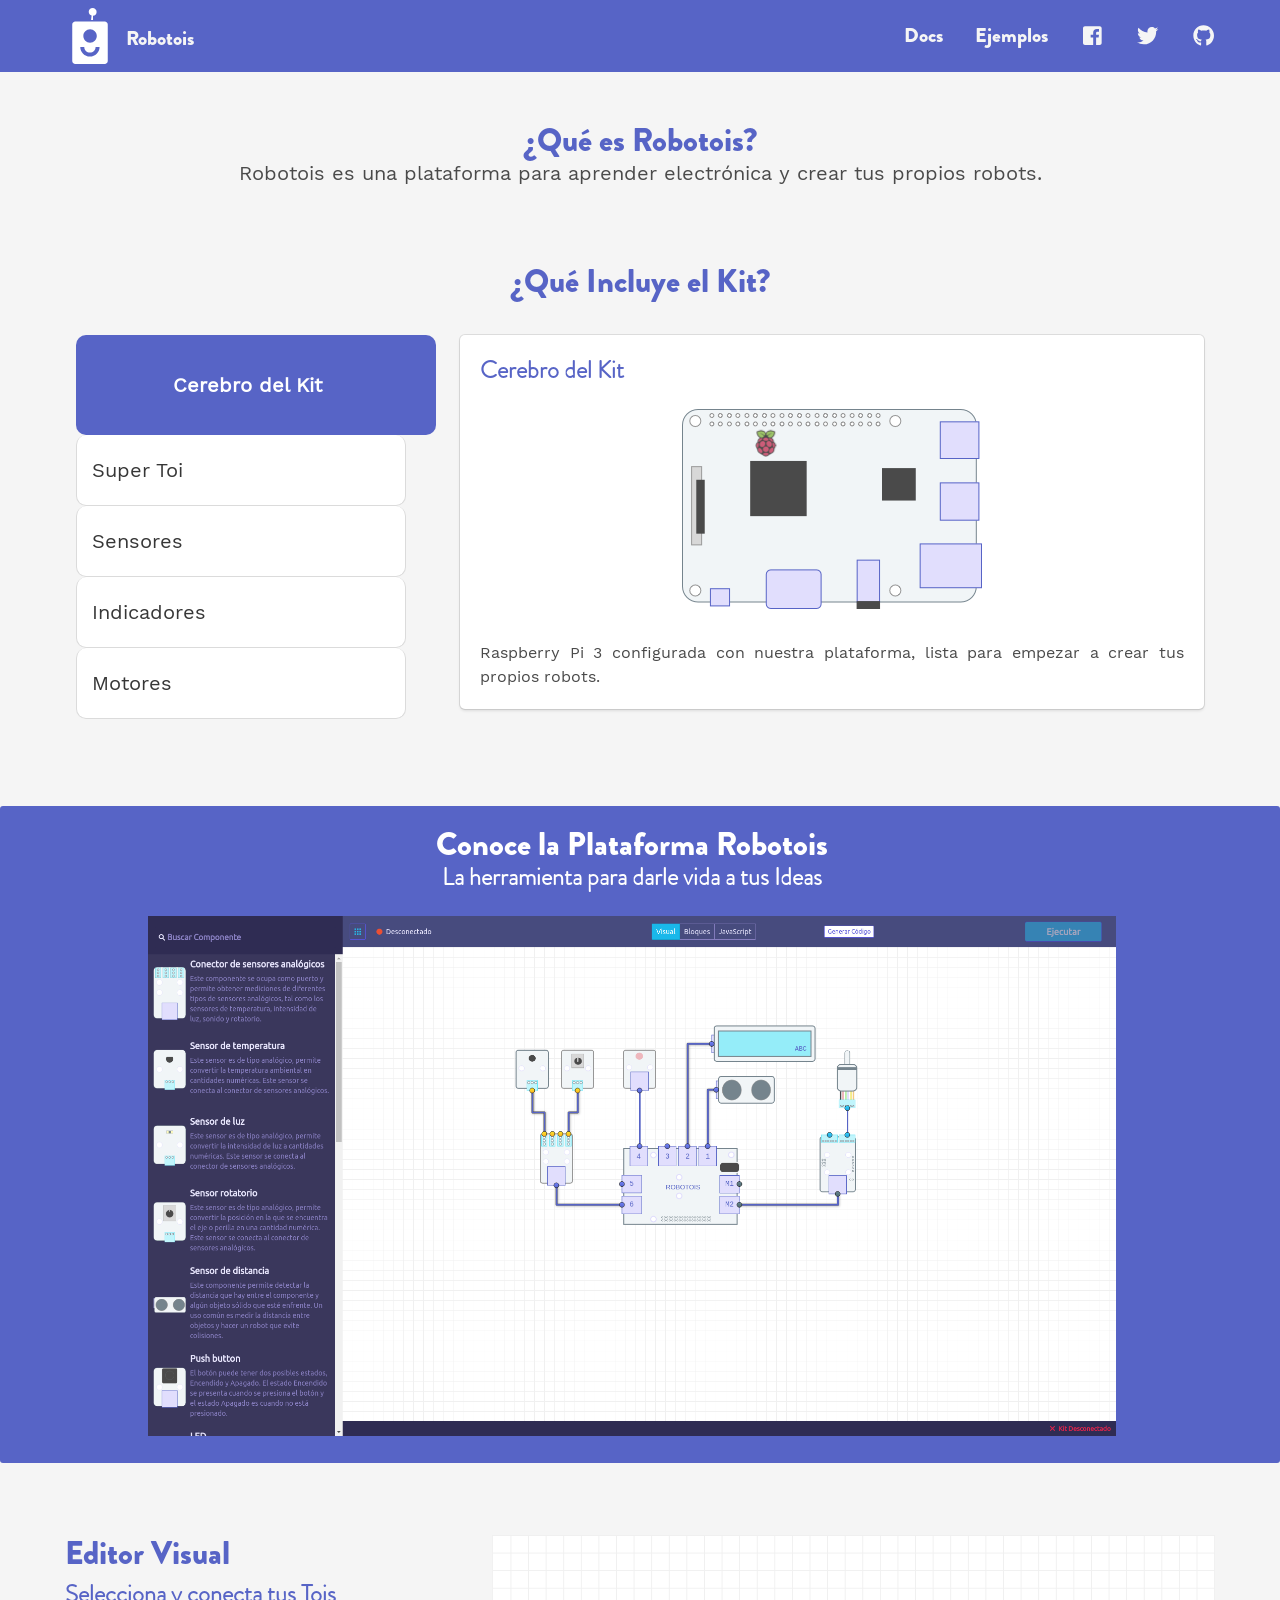
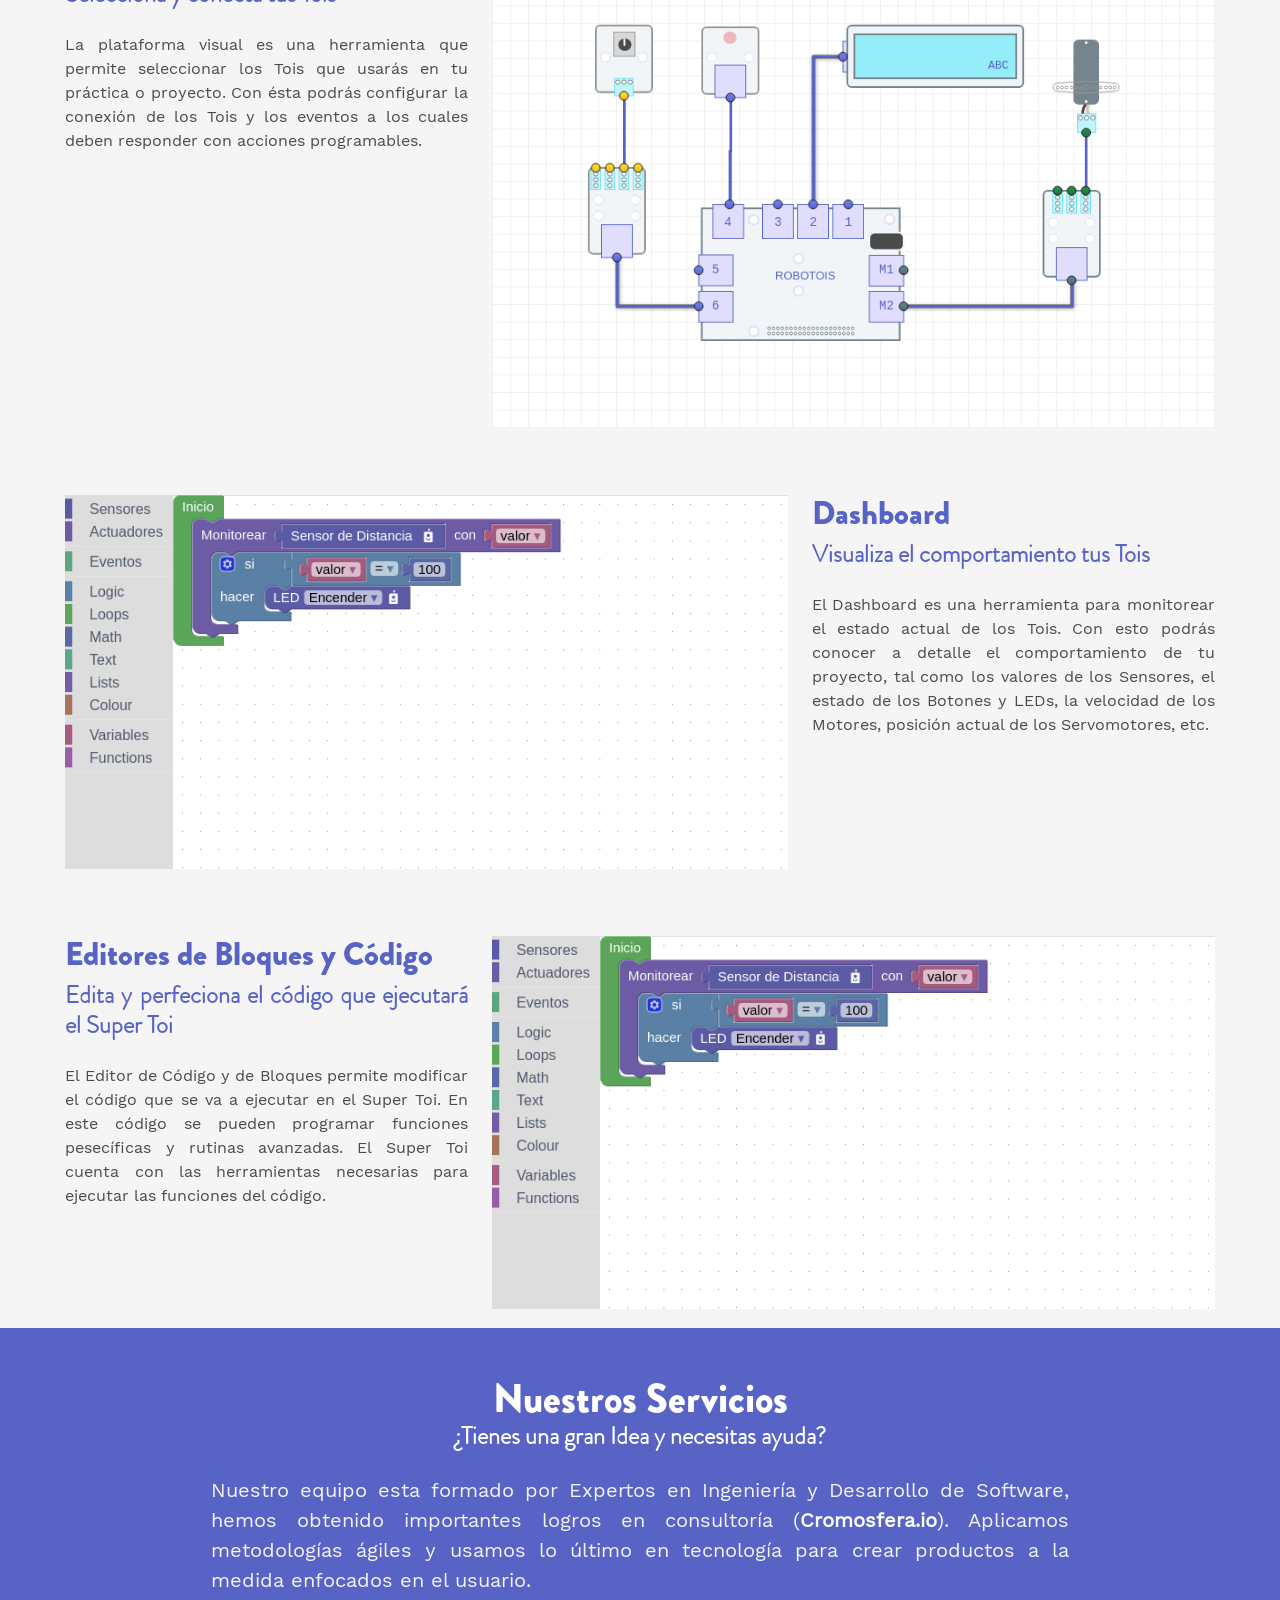
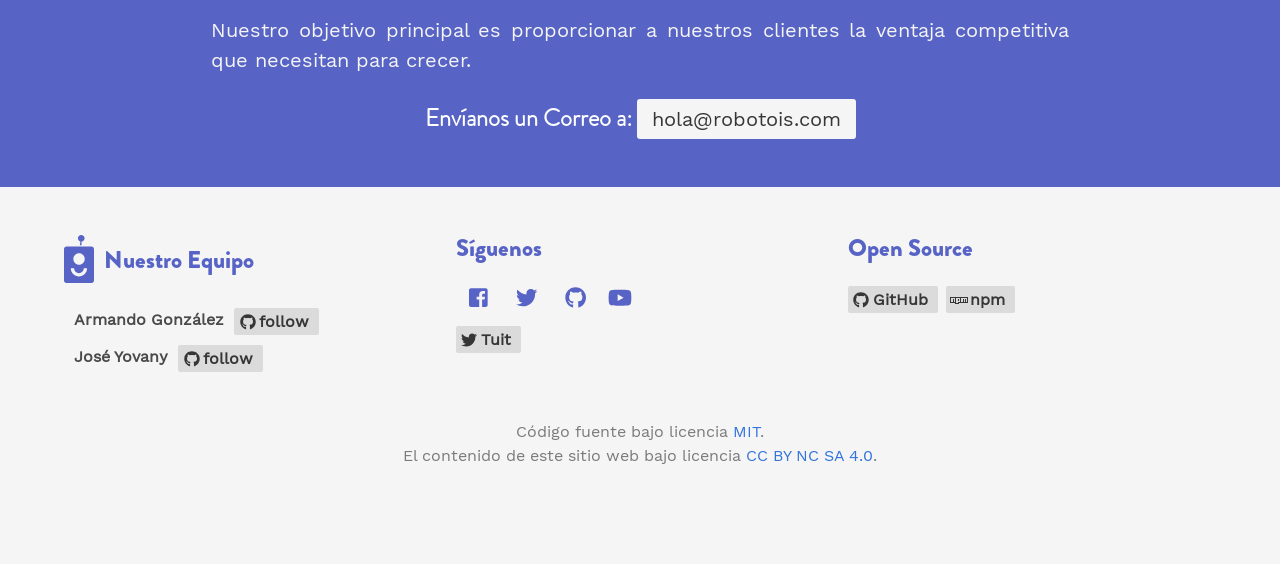
<file: index.html>
<!DOCTYPE html><html><head><meta charset="utf-8"/><meta http-equiv="x-ua-compatible" content="ie=edge"/><meta name="viewport" content="width=device-width, initial-scale=1, shrink-to-fit=no"/><link rel="preload" href="/component---src-layouts-index-js-a87cfaf93d9ff293ab9e.js" as="script"/><link rel="preload" href="/component---src-pages-index-js-bcaddf865fe3b0e45c58.js" as="script"/><link rel="preload" href="/path---index-a0e39f21c11f6a62c5ab.js" as="script"/><link rel="preload" href="/app-e120cd428f52394d7632.js" as="script"/><link rel="preload" href="/commons-43211b24d1c1daae657e.js" as="script"/><style type="text/css">
    .anchor {
      float: left;
      padding-right: 4px;
      margin-left: -20px;
    }
    h1 .anchor svg,
    h2 .anchor svg,
    h3 .anchor svg,
    h4 .anchor svg,
    h5 .anchor svg,
    h6 .anchor svg {
      visibility: hidden;
    }
    h1:hover .anchor svg,
    h2:hover .anchor svg,
    h3:hover .anchor svg,
    h4:hover .anchor svg,
    h5:hover .anchor svg,
    h6:hover .anchor svg {
      visibility: visible;
    }
  </style><script>
    document.addEventListener("DOMContentLoaded", function(event) {
      var hash = window.decodeURI(location.hash.replace('#', ''))
      if (hash !== '') {
        var element = document.getElementById(hash)
        if (element) {
          var offset = element.offsetTop
          // Wait for the browser to finish rendering before scrolling.
          setTimeout((function() {
            window.scrollTo(0, offset - 0)
          }), 0)
        }
      }
    })
  </script><title data-react-helmet="true">Robotois Aprende Programa Construye</title><meta data-react-helmet="true" name="description" content="Sample"/><meta data-react-helmet="true" name="keywords" content="sample, something"/><style id="gatsby-inlined-css">/*! bulma.io v0.6.2 | MIT License | github.com/jgthms/bulma */@keyframes spinAround{0%{transform:rotate(0deg)}to{transform:rotate(359deg)}}

/*! minireset.css v0.0.2 | MIT License | github.com/jgthms/minireset.css */blockquote,body,dd,dl,dt,fieldset,figure,h1,h2,h3,h4,h5,h6,hr,html,iframe,legend,li,ol,p,pre,textarea,ul{margin:0;padding:0}h1,h2,h3,h4,h5,h6{font-size:100%;font-weight:400}ul{list-style:none}button,input,select,textarea{margin:0}html{box-sizing:border-box}*,:after,:before{box-sizing:inherit}audio,embed,img,object,video{max-width:100%}iframe{border:0}table{border-collapse:collapse;border-spacing:0}td,th{padding:0;text-align:left}html{background-color:#fff;font-size:16px;-moz-osx-font-smoothing:grayscale;-webkit-font-smoothing:antialiased;min-width:300px;overflow-x:hidden;overflow-y:scroll;text-rendering:optimizeLegibility;text-size-adjust:100%}article,aside,figure,footer,header,hgroup,section{display:block}body,button,input,select,textarea{font-family:BlinkMacSystemFont,-apple-system,Segoe UI,Roboto,Oxygen,Ubuntu,Cantarell,Fira Sans,Droid Sans,Helvetica Neue,Helvetica,Arial,sans-serif}code,pre{-moz-osx-font-smoothing:auto;-webkit-font-smoothing:auto;font-family:monospace}body{color:#4a4a4a;font-size:1rem;font-weight:400;line-height:1.5}a{color:#3273dc;cursor:pointer;text-decoration:none}a strong{color:currentColor}a:hover{color:#363636}code{background-color:#f5f5f5;color:#ff3860;font-size:.875em;font-weight:400;padding:.25em .5em}hr{background-color:#dbdbdb;border:none;display:block;height:1px;margin:1.5rem 0}img{height:auto;max-width:100%}input[type=checkbox],input[type=radio]{vertical-align:baseline}small{font-size:.875em}span{font-style:inherit;font-weight:inherit}strong{color:#363636;font-weight:700}pre{-webkit-overflow-scrolling:touch;background-color:#f5f5f5;color:#4a4a4a;font-size:.875em;overflow-x:auto;padding:1.25rem 1.5rem;white-space:pre;word-wrap:normal}pre code{background-color:transparent;color:currentColor;font-size:1em;padding:0}table td,table th{text-align:left;vertical-align:top}table th{color:#363636}.is-clearfix:after{clear:both;content:" ";display:table}.is-pulled-left{float:left!important}.is-pulled-right{float:right!important}.is-clipped{overflow:hidden!important}.is-overlay{bottom:0;left:0;position:absolute;right:0;top:0}.is-size-1{font-size:3rem!important}.is-size-2{font-size:2.5rem!important}.is-size-3{font-size:2rem!important}.is-size-4,.markdown h2,.subtitle{font-size:1.5rem!important}.is-size-5,.markdown .gatsby-highlight,.tois-menu{font-size:1.25rem!important}.is-size-6,body{font-size:1rem!important}.is-size-7{font-size:.75rem!important}@media screen and (max-width:768px){.is-size-1-mobile{font-size:3rem!important}.is-size-2-mobile{font-size:2.5rem!important}.is-size-3-mobile{font-size:2rem!important}.is-size-4-mobile{font-size:1.5rem!important}.is-size-5-mobile{font-size:1.25rem!important}.is-size-6-mobile{font-size:1rem!important}.is-size-7-mobile{font-size:.75rem!important}}@media print,screen and (min-width:769px){.is-size-1-tablet{font-size:3rem!important}.is-size-2-tablet{font-size:2.5rem!important}.is-size-3-tablet{font-size:2rem!important}.is-size-4-tablet{font-size:1.5rem!important}.is-size-5-tablet{font-size:1.25rem!important}.is-size-6-tablet{font-size:1rem!important}.is-size-7-tablet{font-size:.75rem!important}}@media screen and (max-width:1023px){.is-size-1-touch{font-size:3rem!important}.is-size-2-touch{font-size:2.5rem!important}.is-size-3-touch{font-size:2rem!important}.is-size-4-touch{font-size:1.5rem!important}.is-size-5-touch{font-size:1.25rem!important}.is-size-6-touch{font-size:1rem!important}.is-size-7-touch{font-size:.75rem!important}}@media screen and (min-width:1024px){.is-size-1-desktop{font-size:3rem!important}.is-size-2-desktop{font-size:2.5rem!important}.is-size-3-desktop{font-size:2rem!important}.is-size-4-desktop{font-size:1.5rem!important}.is-size-5-desktop{font-size:1.25rem!important}.is-size-6-desktop{font-size:1rem!important}.is-size-7-desktop{font-size:.75rem!important}}@media screen and (min-width:1216px){.is-size-1-widescreen{font-size:3rem!important}.is-size-2-widescreen{font-size:2.5rem!important}.is-size-3-widescreen{font-size:2rem!important}.is-size-4-widescreen{font-size:1.5rem!important}.is-size-5-widescreen{font-size:1.25rem!important}.is-size-6-widescreen{font-size:1rem!important}.is-size-7-widescreen{font-size:.75rem!important}}@media screen and (min-width:1408px){.is-size-1-fullhd{font-size:3rem!important}.is-size-2-fullhd{font-size:2.5rem!important}.is-size-3-fullhd{font-size:2rem!important}.is-size-4-fullhd{font-size:1.5rem!important}.is-size-5-fullhd{font-size:1.25rem!important}.is-size-6-fullhd{font-size:1rem!important}.is-size-7-fullhd{font-size:.75rem!important}}.has-text-centered{text-align:center!important}@media screen and (max-width:768px){.has-text-centered-mobile{text-align:center!important}}@media print,screen and (min-width:769px){.has-text-centered-tablet{text-align:center!important}}@media screen and (min-width:769px) and (max-width:1023px){.has-text-centered-tablet-only{text-align:center!important}}@media screen and (max-width:1023px){.has-text-centered-touch{text-align:center!important}}@media screen and (min-width:1024px){.has-text-centered-desktop{text-align:center!important}}@media screen and (min-width:1024px) and (max-width:1215px){.has-text-centered-desktop-only{text-align:center!important}}@media screen and (min-width:1216px){.has-text-centered-widescreen{text-align:center!important}}@media screen and (min-width:1216px) and (max-width:1407px){.has-text-centered-widescreen-only{text-align:center!important}}@media screen and (min-width:1408px){.has-text-centered-fullhd{text-align:center!important}}.has-text-justified{text-align:justify!important}@media screen and (max-width:768px){.has-text-justified-mobile{text-align:justify!important}}@media print,screen and (min-width:769px){.has-text-justified-tablet{text-align:justify!important}}@media screen and (min-width:769px) and (max-width:1023px){.has-text-justified-tablet-only{text-align:justify!important}}@media screen and (max-width:1023px){.has-text-justified-touch{text-align:justify!important}}@media screen and (min-width:1024px){.has-text-justified-desktop{text-align:justify!important}}@media screen and (min-width:1024px) and (max-width:1215px){.has-text-justified-desktop-only{text-align:justify!important}}@media screen and (min-width:1216px){.has-text-justified-widescreen{text-align:justify!important}}@media screen and (min-width:1216px) and (max-width:1407px){.has-text-justified-widescreen-only{text-align:justify!important}}@media screen and (min-width:1408px){.has-text-justified-fullhd{text-align:justify!important}}.has-text-left{text-align:left!important}@media screen and (max-width:768px){.has-text-left-mobile{text-align:left!important}}@media print,screen and (min-width:769px){.has-text-left-tablet{text-align:left!important}}@media screen and (min-width:769px) and (max-width:1023px){.has-text-left-tablet-only{text-align:left!important}}@media screen and (max-width:1023px){.has-text-left-touch{text-align:left!important}}@media screen and (min-width:1024px){.has-text-left-desktop{text-align:left!important}}@media screen and (min-width:1024px) and (max-width:1215px){.has-text-left-desktop-only{text-align:left!important}}@media screen and (min-width:1216px){.has-text-left-widescreen{text-align:left!important}}@media screen and (min-width:1216px) and (max-width:1407px){.has-text-left-widescreen-only{text-align:left!important}}@media screen and (min-width:1408px){.has-text-left-fullhd{text-align:left!important}}.has-text-right{text-align:right!important}@media screen and (max-width:768px){.has-text-right-mobile{text-align:right!important}}@media print,screen and (min-width:769px){.has-text-right-tablet{text-align:right!important}}@media screen and (min-width:769px) and (max-width:1023px){.has-text-right-tablet-only{text-align:right!important}}@media screen and (max-width:1023px){.has-text-right-touch{text-align:right!important}}@media screen and (min-width:1024px){.has-text-right-desktop{text-align:right!important}}@media screen and (min-width:1024px) and (max-width:1215px){.has-text-right-desktop-only{text-align:right!important}}@media screen and (min-width:1216px){.has-text-right-widescreen{text-align:right!important}}@media screen and (min-width:1216px) and (max-width:1407px){.has-text-right-widescreen-only{text-align:right!important}}@media screen and (min-width:1408px){.has-text-right-fullhd{text-align:right!important}}.is-capitalized{text-transform:capitalize!important}.is-lowercase{text-transform:lowercase!important}.is-uppercase{text-transform:uppercase!important}.is-italic{font-style:italic!important}.has-text-white{color:#fff!important}a.has-text-white:focus,a.has-text-white:hover{color:#e6e6e6!important}.has-text-black{color:#0a0a0a!important}a.has-text-black:focus,a.has-text-black:hover{color:#000!important}.has-text-light{color:#f5f5f5!important}a.has-text-light:focus,a.has-text-light:hover{color:#dbdbdb!important}.has-text-dark{color:#363636!important}a.has-text-dark:focus,a.has-text-dark:hover{color:#1c1c1c!important}.has-text-primary{color:#00d1b2!important}a.has-text-primary:focus,a.has-text-primary:hover{color:#009e86!important}.has-text-link{color:#3273dc!important}a.has-text-link:focus,a.has-text-link:hover{color:#205bbc!important}.has-text-info{color:#209cee!important}a.has-text-info:focus,a.has-text-info:hover{color:#0f81cc!important}.has-text-success{color:#23d160!important}a.has-text-success:focus,a.has-text-success:hover{color:#1ca64c!important}.has-text-warning{color:#ffdd57!important}a.has-text-warning:focus,a.has-text-warning:hover{color:#ffd324!important}.has-text-danger{color:#ff3860!important}a.has-text-danger:focus,a.has-text-danger:hover{color:#ff0537!important}.has-text-black-bis{color:#121212!important}.has-text-black-ter{color:#242424!important}.has-text-grey-darker{color:#363636!important}.has-text-grey-dark,.markdown p{color:#4a4a4a!important}.has-text-grey{color:#7a7a7a!important}.has-text-grey-light{color:#b5b5b5!important}.has-text-grey-lighter{color:#dbdbdb!important}.has-text-white-ter{color:#f5f5f5!important}.has-text-white-bis{color:#fafafa!important}.has-text-weight-light{font-weight:300!important}.has-text-weight-normal{font-weight:400!important}.has-text-weight-semibold{font-weight:600!important}.has-text-weight-bold{font-weight:700!important}.is-block{display:block!important}@media screen and (max-width:768px){.is-block-mobile{display:block!important}}@media print,screen and (min-width:769px){.is-block-tablet{display:block!important}}@media screen and (min-width:769px) and (max-width:1023px){.is-block-tablet-only{display:block!important}}@media screen and (max-width:1023px){.is-block-touch{display:block!important}}@media screen and (min-width:1024px){.is-block-desktop{display:block!important}}@media screen and (min-width:1024px) and (max-width:1215px){.is-block-desktop-only{display:block!important}}@media screen and (min-width:1216px){.is-block-widescreen{display:block!important}}@media screen and (min-width:1216px) and (max-width:1407px){.is-block-widescreen-only{display:block!important}}@media screen and (min-width:1408px){.is-block-fullhd{display:block!important}}.is-flex{display:flex!important}@media screen and (max-width:768px){.is-flex-mobile{display:flex!important}}@media print,screen and (min-width:769px){.is-flex-tablet{display:flex!important}}@media screen and (min-width:769px) and (max-width:1023px){.is-flex-tablet-only{display:flex!important}}@media screen and (max-width:1023px){.is-flex-touch{display:flex!important}}@media screen and (min-width:1024px){.is-flex-desktop{display:flex!important}}@media screen and (min-width:1024px) and (max-width:1215px){.is-flex-desktop-only{display:flex!important}}@media screen and (min-width:1216px){.is-flex-widescreen{display:flex!important}}@media screen and (min-width:1216px) and (max-width:1407px){.is-flex-widescreen-only{display:flex!important}}@media screen and (min-width:1408px){.is-flex-fullhd{display:flex!important}}.is-inline{display:inline!important}@media screen and (max-width:768px){.is-inline-mobile{display:inline!important}}@media print,screen and (min-width:769px){.is-inline-tablet{display:inline!important}}@media screen and (min-width:769px) and (max-width:1023px){.is-inline-tablet-only{display:inline!important}}@media screen and (max-width:1023px){.is-inline-touch{display:inline!important}}@media screen and (min-width:1024px){.is-inline-desktop{display:inline!important}}@media screen and (min-width:1024px) and (max-width:1215px){.is-inline-desktop-only{display:inline!important}}@media screen and (min-width:1216px){.is-inline-widescreen{display:inline!important}}@media screen and (min-width:1216px) and (max-width:1407px){.is-inline-widescreen-only{display:inline!important}}@media screen and (min-width:1408px){.is-inline-fullhd{display:inline!important}}.is-inline-block{display:inline-block!important}@media screen and (max-width:768px){.is-inline-block-mobile{display:inline-block!important}}@media print,screen and (min-width:769px){.is-inline-block-tablet{display:inline-block!important}}@media screen and (min-width:769px) and (max-width:1023px){.is-inline-block-tablet-only{display:inline-block!important}}@media screen and (max-width:1023px){.is-inline-block-touch{display:inline-block!important}}@media screen and (min-width:1024px){.is-inline-block-desktop{display:inline-block!important}}@media screen and (min-width:1024px) and (max-width:1215px){.is-inline-block-desktop-only{display:inline-block!important}}@media screen and (min-width:1216px){.is-inline-block-widescreen{display:inline-block!important}}@media screen and (min-width:1216px) and (max-width:1407px){.is-inline-block-widescreen-only{display:inline-block!important}}@media screen and (min-width:1408px){.is-inline-block-fullhd{display:inline-block!important}}.is-inline-flex{display:inline-flex!important}@media screen and (max-width:768px){.is-inline-flex-mobile{display:inline-flex!important}}@media print,screen and (min-width:769px){.is-inline-flex-tablet{display:inline-flex!important}}@media screen and (min-width:769px) and (max-width:1023px){.is-inline-flex-tablet-only{display:inline-flex!important}}@media screen and (max-width:1023px){.is-inline-flex-touch{display:inline-flex!important}}@media screen and (min-width:1024px){.is-inline-flex-desktop{display:inline-flex!important}}@media screen and (min-width:1024px) and (max-width:1215px){.is-inline-flex-desktop-only{display:inline-flex!important}}@media screen and (min-width:1216px){.is-inline-flex-widescreen{display:inline-flex!important}}@media screen and (min-width:1216px) and (max-width:1407px){.is-inline-flex-widescreen-only{display:inline-flex!important}}@media screen and (min-width:1408px){.is-inline-flex-fullhd{display:inline-flex!important}}.is-hidden{display:none!important}@media screen and (max-width:768px){.is-hidden-mobile{display:none!important}}@media print,screen and (min-width:769px){.is-hidden-tablet{display:none!important}}@media screen and (min-width:769px) and (max-width:1023px){.is-hidden-tablet-only{display:none!important}}@media screen and (max-width:1023px){.is-hidden-touch{display:none!important}}@media screen and (min-width:1024px){.is-hidden-desktop{display:none!important}}@media screen and (min-width:1024px) and (max-width:1215px){.is-hidden-desktop-only{display:none!important}}@media screen and (min-width:1216px){.is-hidden-widescreen{display:none!important}}@media screen and (min-width:1216px) and (max-width:1407px){.is-hidden-widescreen-only{display:none!important}}@media screen and (min-width:1408px){.is-hidden-fullhd{display:none!important}}.is-invisible{visibility:hidden!important}@media screen and (max-width:768px){.is-invisible-mobile{visibility:hidden!important}}@media print,screen and (min-width:769px){.is-invisible-tablet{visibility:hidden!important}}@media screen and (min-width:769px) and (max-width:1023px){.is-invisible-tablet-only{visibility:hidden!important}}@media screen and (max-width:1023px){.is-invisible-touch{visibility:hidden!important}}@media screen and (min-width:1024px){.is-invisible-desktop{visibility:hidden!important}}@media screen and (min-width:1024px) and (max-width:1215px){.is-invisible-desktop-only{visibility:hidden!important}}@media screen and (min-width:1216px){.is-invisible-widescreen{visibility:hidden!important}}@media screen and (min-width:1216px) and (max-width:1407px){.is-invisible-widescreen-only{visibility:hidden!important}}@media screen and (min-width:1408px){.is-invisible-fullhd{visibility:hidden!important}}.is-marginless{margin:0!important}.is-paddingless{padding:0!important}.is-radiusless{border-radius:0!important}.is-shadowless{box-shadow:none!important}.is-unselectable{-webkit-touch-callout:none;-webkit-user-select:none;-moz-user-select:none;-ms-user-select:none;user-select:none}.box{background-color:#fff;border-radius:5px;box-shadow:0 2px 3px hsla(0,0%,4%,.1),0 0 0 1px hsla(0,0%,4%,.1);color:#4a4a4a;display:block;padding:1.25rem}.box:not(:last-child){margin-bottom:1.5rem}a.box:focus,a.box:hover{box-shadow:0 2px 3px hsla(0,0%,4%,.1),0 0 0 1px #3273dc}a.box:active{box-shadow:inset 0 1px 2px hsla(0,0%,4%,.2),0 0 0 1px #3273dc}.button{-moz-appearance:none;-webkit-appearance:none;align-items:center;border:1px solid transparent;border-radius:3px;box-shadow:none;display:inline-flex;font-size:1rem;height:2.25em;justify-content:flex-start;line-height:1.5;padding-left:calc(.625em - 1px);padding-right:calc(.625em - 1px);position:relative;vertical-align:top;-webkit-touch-callout:none;-webkit-user-select:none;-moz-user-select:none;-ms-user-select:none;user-select:none;background-color:#fff;border-color:#dbdbdb;color:#363636;cursor:pointer;justify-content:center;padding:calc(.375em - 1px) .75em;text-align:center;white-space:nowrap}.button.hero-menu,.button.is-active,.button.is-focused,.button:active,.button:focus{outline:none}.button[disabled]{cursor:not-allowed}.button strong{color:inherit}.button .icon,.button .icon.is-large,.button .icon.is-medium,.button .icon.is-small{height:1.5em;width:1.5em}.button .icon:first-child:not(:last-child){margin-left:calc(-.375em - 1px);margin-right:.1875em}.button .icon:last-child:not(:first-child){margin-left:.1875em;margin-right:calc(-.375em - 1px)}.button .icon:first-child:last-child{margin-left:calc(-.375em - 1px);margin-right:calc(-.375em - 1px)}.button.is-hovered,.button:hover{border-color:#b5b5b5;color:#363636}.button.is-focused,.button:focus{border-color:#3273dc;color:#363636}.button.is-focused:not(:active),.button:focus:not(:active){box-shadow:0 0 0 .125em rgba(50,115,220,.25)}.button.hero-menu,.button.is-active,.button:active{border-color:#4a4a4a;color:#363636}.button.is-text{background-color:transparent;border-color:transparent;color:#4a4a4a;text-decoration:underline}.button.is-text.is-focused,.button.is-text.is-hovered,.button.is-text:focus,.button.is-text:hover{background-color:#f5f5f5;color:#363636}.button.is-text.hero-menu,.button.is-text.is-active,.button.is-text:active{background-color:#e8e8e8;color:#363636}.button.is-text[disabled]{background-color:transparent;border-color:transparent;box-shadow:none}.button.is-white{background-color:#fff;border-color:transparent;color:#0a0a0a}.button.is-white.is-hovered,.button.is-white:hover{background-color:#f9f9f9;border-color:transparent;color:#0a0a0a}.button.is-white.is-focused,.button.is-white:focus{border-color:transparent;color:#0a0a0a}.button.is-white.is-focused:not(:active),.button.is-white:focus:not(:active){box-shadow:0 0 0 .125em hsla(0,0%,100%,.25)}.button.is-white.hero-menu,.button.is-white.is-active,.button.is-white:active{background-color:#f2f2f2;border-color:transparent;color:#0a0a0a}.button.is-white[disabled]{background-color:#fff;border-color:transparent;box-shadow:none}.button.is-white.is-inverted{background-color:#0a0a0a;color:#fff}.button.is-white.is-inverted:hover{background-color:#000}.button.is-white.is-inverted[disabled]{background-color:#0a0a0a;border-color:transparent;box-shadow:none;color:#fff}.button.is-white.is-loading:after{border-color:transparent transparent #0a0a0a #0a0a0a!important}.button.is-white.is-outlined{background-color:transparent;border-color:#fff;color:#fff}.button.is-white.is-outlined:focus,.button.is-white.is-outlined:hover{background-color:#fff;border-color:#fff;color:#0a0a0a}.button.is-white.is-outlined.is-loading:after{border-color:transparent transparent #fff #fff!important}.button.is-white.is-outlined[disabled]{background-color:transparent;border-color:#fff;box-shadow:none;color:#fff}.button.is-white.is-inverted.is-outlined{background-color:transparent;border-color:#0a0a0a;color:#0a0a0a}.button.is-white.is-inverted.is-outlined:focus,.button.is-white.is-inverted.is-outlined:hover{background-color:#0a0a0a;color:#fff}.button.is-white.is-inverted.is-outlined[disabled]{background-color:transparent;border-color:#0a0a0a;box-shadow:none;color:#0a0a0a}.button.is-black{background-color:#0a0a0a;border-color:transparent;color:#fff}.button.is-black.is-hovered,.button.is-black:hover{background-color:#040404;border-color:transparent;color:#fff}.button.is-black.is-focused,.button.is-black:focus{border-color:transparent;color:#fff}.button.is-black.is-focused:not(:active),.button.is-black:focus:not(:active){box-shadow:0 0 0 .125em hsla(0,0%,4%,.25)}.button.is-black.hero-menu,.button.is-black.is-active,.button.is-black:active{background-color:#000;border-color:transparent;color:#fff}.button.is-black[disabled]{background-color:#0a0a0a;border-color:transparent;box-shadow:none}.button.is-black.is-inverted{background-color:#fff;color:#0a0a0a}.button.is-black.is-inverted:hover{background-color:#f2f2f2}.button.is-black.is-inverted[disabled]{background-color:#fff;border-color:transparent;box-shadow:none;color:#0a0a0a}.button.is-black.is-loading:after{border-color:transparent transparent #fff #fff!important}.button.is-black.is-outlined{background-color:transparent;border-color:#0a0a0a;color:#0a0a0a}.button.is-black.is-outlined:focus,.button.is-black.is-outlined:hover{background-color:#0a0a0a;border-color:#0a0a0a;color:#fff}.button.is-black.is-outlined.is-loading:after{border-color:transparent transparent #0a0a0a #0a0a0a!important}.button.is-black.is-outlined[disabled]{background-color:transparent;border-color:#0a0a0a;box-shadow:none;color:#0a0a0a}.button.is-black.is-inverted.is-outlined{background-color:transparent;border-color:#fff;color:#fff}.button.is-black.is-inverted.is-outlined:focus,.button.is-black.is-inverted.is-outlined:hover{background-color:#fff;color:#0a0a0a}.button.is-black.is-inverted.is-outlined[disabled]{background-color:transparent;border-color:#fff;box-shadow:none;color:#fff}.button.is-light{background-color:#f5f5f5;border-color:transparent;color:#363636}.button.is-light.is-hovered,.button.is-light:hover{background-color:#eee;border-color:transparent;color:#363636}.button.is-light.is-focused,.button.is-light:focus{border-color:transparent;color:#363636}.button.is-light.is-focused:not(:active),.button.is-light:focus:not(:active){box-shadow:0 0 0 .125em hsla(0,0%,96%,.25)}.button.is-light.hero-menu,.button.is-light.is-active,.button.is-light:active{background-color:#e8e8e8;border-color:transparent;color:#363636}.button.is-light[disabled]{background-color:#f5f5f5;border-color:transparent;box-shadow:none}.button.is-light.is-inverted{background-color:#363636;color:#f5f5f5}.button.is-light.is-inverted:hover{background-color:#292929}.button.is-light.is-inverted[disabled]{background-color:#363636;border-color:transparent;box-shadow:none;color:#f5f5f5}.button.is-light.is-loading:after{border-color:transparent transparent #363636 #363636!important}.button.is-light.is-outlined{background-color:transparent;border-color:#f5f5f5;color:#f5f5f5}.button.is-light.is-outlined:focus,.button.is-light.is-outlined:hover{background-color:#f5f5f5;border-color:#f5f5f5;color:#363636}.button.is-light.is-outlined.is-loading:after{border-color:transparent transparent #f5f5f5 #f5f5f5!important}.button.is-light.is-outlined[disabled]{background-color:transparent;border-color:#f5f5f5;box-shadow:none;color:#f5f5f5}.button.is-light.is-inverted.is-outlined{background-color:transparent;border-color:#363636;color:#363636}.button.is-light.is-inverted.is-outlined:focus,.button.is-light.is-inverted.is-outlined:hover{background-color:#363636;color:#f5f5f5}.button.is-light.is-inverted.is-outlined[disabled]{background-color:transparent;border-color:#363636;box-shadow:none;color:#363636}.button.is-dark{background-color:#363636;border-color:transparent;color:#f5f5f5}.button.is-dark.is-hovered,.button.is-dark:hover{background-color:#2f2f2f;border-color:transparent;color:#f5f5f5}.button.is-dark.is-focused,.button.is-dark:focus{border-color:transparent;color:#f5f5f5}.button.is-dark.is-focused:not(:active),.button.is-dark:focus:not(:active){box-shadow:0 0 0 .125em rgba(54,54,54,.25)}.button.is-dark.hero-menu,.button.is-dark.is-active,.button.is-dark:active{background-color:#292929;border-color:transparent;color:#f5f5f5}.button.is-dark[disabled]{background-color:#363636;border-color:transparent;box-shadow:none}.button.is-dark.is-inverted{background-color:#f5f5f5;color:#363636}.button.is-dark.is-inverted:hover{background-color:#e8e8e8}.button.is-dark.is-inverted[disabled]{background-color:#f5f5f5;border-color:transparent;box-shadow:none;color:#363636}.button.is-dark.is-loading:after{border-color:transparent transparent #f5f5f5 #f5f5f5!important}.button.is-dark.is-outlined{background-color:transparent;border-color:#363636;color:#363636}.button.is-dark.is-outlined:focus,.button.is-dark.is-outlined:hover{background-color:#363636;border-color:#363636;color:#f5f5f5}.button.is-dark.is-outlined.is-loading:after{border-color:transparent transparent #363636 #363636!important}.button.is-dark.is-outlined[disabled]{background-color:transparent;border-color:#363636;box-shadow:none;color:#363636}.button.is-dark.is-inverted.is-outlined{background-color:transparent;border-color:#f5f5f5;color:#f5f5f5}.button.is-dark.is-inverted.is-outlined:focus,.button.is-dark.is-inverted.is-outlined:hover{background-color:#f5f5f5;color:#363636}.button.is-dark.is-inverted.is-outlined[disabled]{background-color:transparent;border-color:#f5f5f5;box-shadow:none;color:#f5f5f5}.button.is-primary{background-color:#00d1b2;border-color:transparent;color:#fff}.button.is-primary.is-hovered,.button.is-primary:hover{background-color:#00c4a7;border-color:transparent;color:#fff}.button.is-primary.is-focused,.button.is-primary:focus{border-color:transparent;color:#fff}.button.is-primary.is-focused:not(:active),.button.is-primary:focus:not(:active){box-shadow:0 0 0 .125em rgba(0,209,178,.25)}.button.is-primary.hero-menu,.button.is-primary.is-active,.button.is-primary:active{background-color:#00b89c;border-color:transparent;color:#fff}.button.is-primary[disabled]{background-color:#00d1b2;border-color:transparent;box-shadow:none}.button.is-primary.is-inverted{background-color:#fff;color:#00d1b2}.button.is-primary.is-inverted:hover{background-color:#f2f2f2}.button.is-primary.is-inverted[disabled]{background-color:#fff;border-color:transparent;box-shadow:none;color:#00d1b2}.button.is-primary.is-loading:after{border-color:transparent transparent #fff #fff!important}.button.is-primary.is-outlined{background-color:transparent;border-color:#00d1b2;color:#00d1b2}.button.is-primary.is-outlined:focus,.button.is-primary.is-outlined:hover{background-color:#00d1b2;border-color:#00d1b2;color:#fff}.button.is-primary.is-outlined.is-loading:after{border-color:transparent transparent #00d1b2 #00d1b2!important}.button.is-primary.is-outlined[disabled]{background-color:transparent;border-color:#00d1b2;box-shadow:none;color:#00d1b2}.button.is-primary.is-inverted.is-outlined{background-color:transparent;border-color:#fff;color:#fff}.button.is-primary.is-inverted.is-outlined:focus,.button.is-primary.is-inverted.is-outlined:hover{background-color:#fff;color:#00d1b2}.button.is-primary.is-inverted.is-outlined[disabled]{background-color:transparent;border-color:#fff;box-shadow:none;color:#fff}.button.is-link{background-color:#3273dc;border-color:transparent;color:#fff}.button.is-link.is-hovered,.button.is-link:hover{background-color:#276cda;border-color:transparent;color:#fff}.button.is-link.is-focused,.button.is-link:focus{border-color:transparent;color:#fff}.button.is-link.is-focused:not(:active),.button.is-link:focus:not(:active){box-shadow:0 0 0 .125em rgba(50,115,220,.25)}.button.is-link.hero-menu,.button.is-link.is-active,.button.is-link:active{background-color:#2366d1;border-color:transparent;color:#fff}.button.is-link[disabled]{background-color:#3273dc;border-color:transparent;box-shadow:none}.button.is-link.is-inverted{background-color:#fff;color:#3273dc}.button.is-link.is-inverted:hover{background-color:#f2f2f2}.button.is-link.is-inverted[disabled]{background-color:#fff;border-color:transparent;box-shadow:none;color:#3273dc}.button.is-link.is-loading:after{border-color:transparent transparent #fff #fff!important}.button.is-link.is-outlined{background-color:transparent;border-color:#3273dc;color:#3273dc}.button.is-link.is-outlined:focus,.button.is-link.is-outlined:hover{background-color:#3273dc;border-color:#3273dc;color:#fff}.button.is-link.is-outlined.is-loading:after{border-color:transparent transparent #3273dc #3273dc!important}.button.is-link.is-outlined[disabled]{background-color:transparent;border-color:#3273dc;box-shadow:none;color:#3273dc}.button.is-link.is-inverted.is-outlined{background-color:transparent;border-color:#fff;color:#fff}.button.is-link.is-inverted.is-outlined:focus,.button.is-link.is-inverted.is-outlined:hover{background-color:#fff;color:#3273dc}.button.is-link.is-inverted.is-outlined[disabled]{background-color:transparent;border-color:#fff;box-shadow:none;color:#fff}.button.is-info{background-color:#209cee;border-color:transparent;color:#fff}.button.is-info.is-hovered,.button.is-info:hover{background-color:#1496ed;border-color:transparent;color:#fff}.button.is-info.is-focused,.button.is-info:focus{border-color:transparent;color:#fff}.button.is-info.is-focused:not(:active),.button.is-info:focus:not(:active){box-shadow:0 0 0 .125em rgba(32,156,238,.25)}.button.is-info.hero-menu,.button.is-info.is-active,.button.is-info:active{background-color:#118fe4;border-color:transparent;color:#fff}.button.is-info[disabled]{background-color:#209cee;border-color:transparent;box-shadow:none}.button.is-info.is-inverted{background-color:#fff;color:#209cee}.button.is-info.is-inverted:hover{background-color:#f2f2f2}.button.is-info.is-inverted[disabled]{background-color:#fff;border-color:transparent;box-shadow:none;color:#209cee}.button.is-info.is-loading:after{border-color:transparent transparent #fff #fff!important}.button.is-info.is-outlined{background-color:transparent;border-color:#209cee;color:#209cee}.button.is-info.is-outlined:focus,.button.is-info.is-outlined:hover{background-color:#209cee;border-color:#209cee;color:#fff}.button.is-info.is-outlined.is-loading:after{border-color:transparent transparent #209cee #209cee!important}.button.is-info.is-outlined[disabled]{background-color:transparent;border-color:#209cee;box-shadow:none;color:#209cee}.button.is-info.is-inverted.is-outlined{background-color:transparent;border-color:#fff;color:#fff}.button.is-info.is-inverted.is-outlined:focus,.button.is-info.is-inverted.is-outlined:hover{background-color:#fff;color:#209cee}.button.is-info.is-inverted.is-outlined[disabled]{background-color:transparent;border-color:#fff;box-shadow:none;color:#fff}.button.is-success{background-color:#23d160;border-color:transparent;color:#fff}.button.is-success.is-hovered,.button.is-success:hover{background-color:#22c65b;border-color:transparent;color:#fff}.button.is-success.is-focused,.button.is-success:focus{border-color:transparent;color:#fff}.button.is-success.is-focused:not(:active),.button.is-success:focus:not(:active){box-shadow:0 0 0 .125em rgba(35,209,96,.25)}.button.is-success.hero-menu,.button.is-success.is-active,.button.is-success:active{background-color:#20bc56;border-color:transparent;color:#fff}.button.is-success[disabled]{background-color:#23d160;border-color:transparent;box-shadow:none}.button.is-success.is-inverted{background-color:#fff;color:#23d160}.button.is-success.is-inverted:hover{background-color:#f2f2f2}.button.is-success.is-inverted[disabled]{background-color:#fff;border-color:transparent;box-shadow:none;color:#23d160}.button.is-success.is-loading:after{border-color:transparent transparent #fff #fff!important}.button.is-success.is-outlined{background-color:transparent;border-color:#23d160;color:#23d160}.button.is-success.is-outlined:focus,.button.is-success.is-outlined:hover{background-color:#23d160;border-color:#23d160;color:#fff}.button.is-success.is-outlined.is-loading:after{border-color:transparent transparent #23d160 #23d160!important}.button.is-success.is-outlined[disabled]{background-color:transparent;border-color:#23d160;box-shadow:none;color:#23d160}.button.is-success.is-inverted.is-outlined{background-color:transparent;border-color:#fff;color:#fff}.button.is-success.is-inverted.is-outlined:focus,.button.is-success.is-inverted.is-outlined:hover{background-color:#fff;color:#23d160}.button.is-success.is-inverted.is-outlined[disabled]{background-color:transparent;border-color:#fff;box-shadow:none;color:#fff}.button.is-warning,.markdown h2 code.button,.markdown p code.button{background-color:#ffdd57;border-color:transparent;color:rgba(0,0,0,.7)}.button.is-warning.is-hovered,.button.is-warning:hover,.markdown h2 code.button.is-hovered,.markdown h2 code.button:hover,.markdown p code.button.is-hovered,.markdown p code.button:hover{background-color:#ffdb4a;border-color:transparent;color:rgba(0,0,0,.7)}.button.is-warning.is-focused,.button.is-warning:focus,.markdown h2 code.button.is-focused,.markdown h2 code.button:focus,.markdown p code.button.is-focused,.markdown p code.button:focus{border-color:transparent;color:rgba(0,0,0,.7)}.button.is-warning.is-focused:not(:active),.button.is-warning:focus:not(:active),.markdown h2 code.button.is-focused:not(:active),.markdown h2 code.button:focus:not(:active),.markdown p code.button.is-focused:not(:active),.markdown p code.button:focus:not(:active){box-shadow:0 0 0 .125em rgba(255,221,87,.25)}.button.is-warning.hero-menu,.button.is-warning.is-active,.button.is-warning:active,.markdown h2 code.button.hero-menu,.markdown h2 code.button.is-active,.markdown h2 code.button:active,.markdown p code.button.hero-menu,.markdown p code.button.is-active,.markdown p code.button:active{background-color:#ffd83d;border-color:transparent;color:rgba(0,0,0,.7)}.button.is-warning[disabled],.markdown h2 code.button[disabled],.markdown p code.button[disabled]{background-color:#ffdd57;border-color:transparent;box-shadow:none}.button.is-warning.is-inverted,.markdown h2 code.button.is-inverted,.markdown p code.button.is-inverted{background-color:rgba(0,0,0,.7);color:#ffdd57}.button.is-warning.is-inverted:hover,.markdown h2 code.button.is-inverted:hover,.markdown p code.button.is-inverted:hover{background-color:rgba(0,0,0,.7)}.button.is-warning.is-inverted[disabled],.markdown h2 code.button.is-inverted[disabled],.markdown p code.button.is-inverted[disabled]{background-color:rgba(0,0,0,.7);border-color:transparent;box-shadow:none;color:#ffdd57}.button.is-warning.is-loading:after,.markdown h2 code.button.is-loading:after,.markdown p code.button.is-loading:after{border-color:transparent transparent rgba(0,0,0,.7) rgba(0,0,0,.7)!important}.button.is-warning.is-outlined,.markdown h2 code.button.is-outlined,.markdown p code.button.is-outlined{background-color:transparent;border-color:#ffdd57;color:#ffdd57}.button.is-warning.is-outlined:focus,.button.is-warning.is-outlined:hover,.markdown h2 code.button.is-outlined:focus,.markdown h2 code.button.is-outlined:hover,.markdown p code.button.is-outlined:focus,.markdown p code.button.is-outlined:hover{background-color:#ffdd57;border-color:#ffdd57;color:rgba(0,0,0,.7)}.button.is-warning.is-outlined.is-loading:after,.markdown h2 code.button.is-outlined.is-loading:after,.markdown p code.button.is-outlined.is-loading:after{border-color:transparent transparent #ffdd57 #ffdd57!important}.button.is-warning.is-outlined[disabled],.markdown h2 code.button.is-outlined[disabled],.markdown p code.button.is-outlined[disabled]{background-color:transparent;border-color:#ffdd57;box-shadow:none;color:#ffdd57}.button.is-warning.is-inverted.is-outlined,.markdown h2 code.button.is-inverted.is-outlined,.markdown p code.button.is-inverted.is-outlined{background-color:transparent;border-color:rgba(0,0,0,.7);color:rgba(0,0,0,.7)}.button.is-warning.is-inverted.is-outlined:focus,.button.is-warning.is-inverted.is-outlined:hover,.markdown h2 code.button.is-inverted.is-outlined:focus,.markdown h2 code.button.is-inverted.is-outlined:hover,.markdown p code.button.is-inverted.is-outlined:focus,.markdown p code.button.is-inverted.is-outlined:hover{background-color:rgba(0,0,0,.7);color:#ffdd57}.button.is-warning.is-inverted.is-outlined[disabled],.markdown h2 code.button.is-inverted.is-outlined[disabled],.markdown p code.button.is-inverted.is-outlined[disabled]{background-color:transparent;border-color:rgba(0,0,0,.7);box-shadow:none;color:rgba(0,0,0,.7)}.button.is-danger{background-color:#ff3860;border-color:transparent;color:#fff}.button.is-danger.is-hovered,.button.is-danger:hover{background-color:#ff2b56;border-color:transparent;color:#fff}.button.is-danger.is-focused,.button.is-danger:focus{border-color:transparent;color:#fff}.button.is-danger.is-focused:not(:active),.button.is-danger:focus:not(:active){box-shadow:0 0 0 .125em rgba(255,56,96,.25)}.button.is-danger.hero-menu,.button.is-danger.is-active,.button.is-danger:active{background-color:#ff1f4b;border-color:transparent;color:#fff}.button.is-danger[disabled]{background-color:#ff3860;border-color:transparent;box-shadow:none}.button.is-danger.is-inverted{background-color:#fff;color:#ff3860}.button.is-danger.is-inverted:hover{background-color:#f2f2f2}.button.is-danger.is-inverted[disabled]{background-color:#fff;border-color:transparent;box-shadow:none;color:#ff3860}.button.is-danger.is-loading:after{border-color:transparent transparent #fff #fff!important}.button.is-danger.is-outlined{background-color:transparent;border-color:#ff3860;color:#ff3860}.button.is-danger.is-outlined:focus,.button.is-danger.is-outlined:hover{background-color:#ff3860;border-color:#ff3860;color:#fff}.button.is-danger.is-outlined.is-loading:after{border-color:transparent transparent #ff3860 #ff3860!important}.button.is-danger.is-outlined[disabled]{background-color:transparent;border-color:#ff3860;box-shadow:none;color:#ff3860}.button.is-danger.is-inverted.is-outlined{background-color:transparent;border-color:#fff;color:#fff}.button.is-danger.is-inverted.is-outlined:focus,.button.is-danger.is-inverted.is-outlined:hover{background-color:#fff;color:#ff3860}.button.is-danger.is-inverted.is-outlined[disabled]{background-color:transparent;border-color:#fff;box-shadow:none;color:#fff}.button.is-small{border-radius:2px;font-size:.75rem}.button.is-medium{font-size:1.25rem}.button.is-large{font-size:1.5rem}.button[disabled]{background-color:#fff;border-color:#dbdbdb;box-shadow:none;opacity:.5}.button.is-fullwidth{display:flex;width:100%}.button.is-loading{color:transparent!important;pointer-events:none}.button.is-loading:after{animation:spinAround .5s infinite linear;border:2px solid #dbdbdb;border-radius:290486px;border-right-color:transparent;border-top-color:transparent;content:"";display:block;height:1em;position:relative;width:1em;position:absolute;left:calc(50% - 0.5em);top:calc(50% - 0.5em);position:absolute!important}.button.is-static{background-color:#f5f5f5;border-color:#dbdbdb;color:#7a7a7a;box-shadow:none;pointer-events:none}.button.is-rounded{border-radius:290486px;padding-left:1em;padding-right:1em}.buttons{align-items:center;display:flex;flex-wrap:wrap;justify-content:flex-start}.buttons .button{margin-bottom:.5rem}.buttons .button:not(:last-child){margin-right:.5rem}.buttons:last-child{margin-bottom:-.5rem}.buttons:not(:last-child){margin-bottom:1rem}.buttons.has-addons .button:not(:first-child){border-bottom-left-radius:0;border-top-left-radius:0}.buttons.has-addons .button:not(:last-child){border-bottom-right-radius:0;border-top-right-radius:0;margin-right:-1px}.buttons.has-addons .button:last-child{margin-right:0}.buttons.has-addons .button.is-hovered,.buttons.has-addons .button:hover{z-index:2}.buttons.has-addons .button.hero-menu,.buttons.has-addons .button.is-active,.buttons.has-addons .button.is-focused,.buttons.has-addons .button.is-selected,.buttons.has-addons .button:active,.buttons.has-addons .button:focus{z-index:3}.buttons.has-addons .button.hero-menu:hover,.buttons.has-addons .button.is-active:hover,.buttons.has-addons .button.is-focused:hover,.buttons.has-addons .button.is-selected:hover,.buttons.has-addons .button:active:hover,.buttons.has-addons .button:focus:hover{z-index:4}.buttons.is-centered{justify-content:center}.buttons.is-right{justify-content:flex-end}.container{margin:0 auto;position:relative}@media screen and (min-width:1024px){.container{max-width:960px;width:960px}.container.is-fluid{margin-left:32px;margin-right:32px;max-width:none;width:auto}}@media screen and (max-width:1215px){.container.is-widescreen{max-width:1152px;width:auto}}@media screen and (max-width:1407px){.container.is-fullhd{max-width:1344px;width:auto}}@media screen and (min-width:1216px){.container{max-width:1152px;width:1152px}}@media screen and (min-width:1408px){.container{max-width:1344px;width:1344px}}.content:not(:last-child){margin-bottom:1.5rem}.content li+li{margin-top:.25em}.content blockquote:not(:last-child),.content dl:not(:last-child),.content ol:not(:last-child),.content p:not(:last-child),.content pre:not(:last-child),.content table:not(:last-child),.content ul:not(:last-child){margin-bottom:1em}.content h1,.content h2,.content h3,.content h4,.content h5,.content h6{color:#363636;font-weight:400;line-height:1.125}.content h1{font-size:2em;margin-bottom:.5em}.content h1:not(:first-child){margin-top:1em}.content h2{font-size:1.75em;margin-bottom:.5714em}.content h2:not(:first-child){margin-top:1.1428em}.content h3{font-size:1.5em;margin-bottom:.6666em}.content h3:not(:first-child){margin-top:1.3333em}.content h4{font-size:1.25em;margin-bottom:.8em}.content h5{font-size:1.125em;margin-bottom:.8888em}.content h6{font-size:1em;margin-bottom:1em}.content blockquote{background-color:#f5f5f5;border-left:5px solid #dbdbdb;padding:1.25em 1.5em}.content ol{list-style:decimal outside}.content ol,.content ul{margin-left:2em;margin-top:1em}.content ul{list-style:disc outside}.content ul ul{list-style-type:circle;margin-top:.5em}.content ul ul ul{list-style-type:square}.content dd{margin-left:2em}.content figure{margin-left:2em;margin-right:2em;text-align:center}.content figure:not(:first-child){margin-top:2em}.content figure:not(:last-child){margin-bottom:2em}.content figure img{display:inline-block}.content figure figcaption{font-style:italic}.content pre{-webkit-overflow-scrolling:touch;overflow-x:auto;padding:1.25em 1.5em;white-space:pre;word-wrap:normal}.content sub,.content sup{font-size:75%}.content table{width:100%}.content table td,.content table th{border:1px solid #dbdbdb;border-width:0 0 1px;padding:.5em .75em;vertical-align:top}.content table th{color:#363636;text-align:left}.content table tr:hover{background-color:#f5f5f5}.content table thead td,.content table thead th{border-width:0 0 2px;color:#363636}.content table tfoot td,.content table tfoot th{border-width:2px 0 0;color:#363636}.content table tbody tr:last-child td,.content table tbody tr:last-child th{border-bottom-width:0}.content.is-small{font-size:.75rem}.content.is-medium{font-size:1.25rem}.content.is-large{font-size:1.5rem}.input,.textarea{-moz-appearance:none;-webkit-appearance:none;align-items:center;border:1px solid transparent;border-radius:3px;box-shadow:none;display:inline-flex;font-size:1rem;height:2.25em;justify-content:flex-start;line-height:1.5;padding:calc(.375em - 1px) calc(.625em - 1px);position:relative;vertical-align:top;background-color:#fff;border-color:#dbdbdb;color:#363636;box-shadow:inset 0 1px 2px hsla(0,0%,4%,.1);max-width:100%;width:100%}.input.hero-menu,.input.is-active,.input.is-focused,.input:active,.input:focus,.textarea.hero-menu,.textarea.is-active,.textarea.is-focused,.textarea:active,.textarea:focus{outline:none}.input[disabled],.textarea[disabled]{cursor:not-allowed}.input::-moz-placeholder,.textarea::-moz-placeholder{color:rgba(54,54,54,.3)}.input::-webkit-input-placeholder,.textarea::-webkit-input-placeholder{color:rgba(54,54,54,.3)}.input:-moz-placeholder,.textarea:-moz-placeholder{color:rgba(54,54,54,.3)}.input:-ms-input-placeholder,.textarea:-ms-input-placeholder{color:rgba(54,54,54,.3)}.input.is-hovered,.input:hover,.textarea.is-hovered,.textarea:hover{border-color:#b5b5b5}.input.hero-menu,.input.is-active,.input.is-focused,.input:active,.input:focus,.textarea.hero-menu,.textarea.is-active,.textarea.is-focused,.textarea:active,.textarea:focus{border-color:#3273dc;box-shadow:0 0 0 .125em rgba(50,115,220,.25)}.input[disabled],.textarea[disabled]{background-color:#f5f5f5;border-color:#f5f5f5;box-shadow:none;color:#7a7a7a}.input[disabled]::-moz-placeholder,.textarea[disabled]::-moz-placeholder{color:hsla(0,0%,48%,.3)}.input[disabled]::-webkit-input-placeholder,.textarea[disabled]::-webkit-input-placeholder{color:hsla(0,0%,48%,.3)}.input[disabled]:-moz-placeholder,.textarea[disabled]:-moz-placeholder{color:hsla(0,0%,48%,.3)}.input[disabled]:-ms-input-placeholder,.textarea[disabled]:-ms-input-placeholder{color:hsla(0,0%,48%,.3)}.input[readonly],.textarea[readonly]{box-shadow:none}.input.is-white,.textarea.is-white{border-color:#fff}.input.is-white.hero-menu,.input.is-white.is-active,.input.is-white.is-focused,.input.is-white:active,.input.is-white:focus,.textarea.is-white.hero-menu,.textarea.is-white.is-active,.textarea.is-white.is-focused,.textarea.is-white:active,.textarea.is-white:focus{box-shadow:0 0 0 .125em hsla(0,0%,100%,.25)}.input.is-black,.textarea.is-black{border-color:#0a0a0a}.input.is-black.hero-menu,.input.is-black.is-active,.input.is-black.is-focused,.input.is-black:active,.input.is-black:focus,.textarea.is-black.hero-menu,.textarea.is-black.is-active,.textarea.is-black.is-focused,.textarea.is-black:active,.textarea.is-black:focus{box-shadow:0 0 0 .125em hsla(0,0%,4%,.25)}.input.is-light,.textarea.is-light{border-color:#f5f5f5}.input.is-light.hero-menu,.input.is-light.is-active,.input.is-light.is-focused,.input.is-light:active,.input.is-light:focus,.textarea.is-light.hero-menu,.textarea.is-light.is-active,.textarea.is-light.is-focused,.textarea.is-light:active,.textarea.is-light:focus{box-shadow:0 0 0 .125em hsla(0,0%,96%,.25)}.input.is-dark,.textarea.is-dark{border-color:#363636}.input.is-dark.hero-menu,.input.is-dark.is-active,.input.is-dark.is-focused,.input.is-dark:active,.input.is-dark:focus,.textarea.is-dark.hero-menu,.textarea.is-dark.is-active,.textarea.is-dark.is-focused,.textarea.is-dark:active,.textarea.is-dark:focus{box-shadow:0 0 0 .125em rgba(54,54,54,.25)}.input.is-primary,.textarea.is-primary{border-color:#00d1b2}.input.is-primary.hero-menu,.input.is-primary.is-active,.input.is-primary.is-focused,.input.is-primary:active,.input.is-primary:focus,.textarea.is-primary.hero-menu,.textarea.is-primary.is-active,.textarea.is-primary.is-focused,.textarea.is-primary:active,.textarea.is-primary:focus{box-shadow:0 0 0 .125em rgba(0,209,178,.25)}.input.is-link,.textarea.is-link{border-color:#3273dc}.input.is-link.hero-menu,.input.is-link.is-active,.input.is-link.is-focused,.input.is-link:active,.input.is-link:focus,.textarea.is-link.hero-menu,.textarea.is-link.is-active,.textarea.is-link.is-focused,.textarea.is-link:active,.textarea.is-link:focus{box-shadow:0 0 0 .125em rgba(50,115,220,.25)}.input.is-info,.textarea.is-info{border-color:#209cee}.input.is-info.hero-menu,.input.is-info.is-active,.input.is-info.is-focused,.input.is-info:active,.input.is-info:focus,.textarea.is-info.hero-menu,.textarea.is-info.is-active,.textarea.is-info.is-focused,.textarea.is-info:active,.textarea.is-info:focus{box-shadow:0 0 0 .125em rgba(32,156,238,.25)}.input.is-success,.textarea.is-success{border-color:#23d160}.input.is-success.hero-menu,.input.is-success.is-active,.input.is-success.is-focused,.input.is-success:active,.input.is-success:focus,.textarea.is-success.hero-menu,.textarea.is-success.is-active,.textarea.is-success.is-focused,.textarea.is-success:active,.textarea.is-success:focus{box-shadow:0 0 0 .125em rgba(35,209,96,.25)}.input.is-warning,.markdown h2 code.input,.markdown h2 code.textarea,.markdown p code.input,.markdown p code.textarea,.textarea.is-warning{border-color:#ffdd57}.input.is-warning.hero-menu,.input.is-warning.is-active,.input.is-warning.is-focused,.input.is-warning:active,.input.is-warning:focus,.markdown h2 code.input.hero-menu,.markdown h2 code.input.is-active,.markdown h2 code.input.is-focused,.markdown h2 code.input:active,.markdown h2 code.input:focus,.markdown h2 code.textarea.hero-menu,.markdown h2 code.textarea.is-active,.markdown h2 code.textarea.is-focused,.markdown h2 code.textarea:active,.markdown h2 code.textarea:focus,.markdown p code.input.hero-menu,.markdown p code.input.is-active,.markdown p code.input.is-focused,.markdown p code.input:active,.markdown p code.input:focus,.markdown p code.textarea.hero-menu,.markdown p code.textarea.is-active,.markdown p code.textarea.is-focused,.markdown p code.textarea:active,.markdown p code.textarea:focus,.textarea.is-warning.hero-menu,.textarea.is-warning.is-active,.textarea.is-warning.is-focused,.textarea.is-warning:active,.textarea.is-warning:focus{box-shadow:0 0 0 .125em rgba(255,221,87,.25)}.input.is-danger,.textarea.is-danger{border-color:#ff3860}.input.is-danger.hero-menu,.input.is-danger.is-active,.input.is-danger.is-focused,.input.is-danger:active,.input.is-danger:focus,.textarea.is-danger.hero-menu,.textarea.is-danger.is-active,.textarea.is-danger.is-focused,.textarea.is-danger:active,.textarea.is-danger:focus{box-shadow:0 0 0 .125em rgba(255,56,96,.25)}.input.is-small,.textarea.is-small{border-radius:2px;font-size:.75rem}.input.is-medium,.textarea.is-medium{font-size:1.25rem}.input.is-large,.textarea.is-large{font-size:1.5rem}.input.is-fullwidth,.textarea.is-fullwidth{display:block;width:100%}.input.is-inline,.textarea.is-inline{display:inline;width:auto}.input.is-rounded{border-radius:290486px;padding-left:1em;padding-right:1em}.input.is-static{background-color:transparent;border-color:transparent;box-shadow:none;padding-left:0;padding-right:0}.textarea{display:block;max-width:100%;min-width:100%;padding:.625em;resize:vertical}.textarea:not([rows]){max-height:600px;min-height:120px}.textarea[rows]{height:unset}.textarea.has-fixed-size{resize:none}.checkbox,.radio{cursor:pointer;display:inline-block;line-height:1.25;position:relative}.checkbox input,.radio input{cursor:pointer}.checkbox:hover,.radio:hover{color:#363636}.checkbox[disabled],.radio[disabled]{color:#7a7a7a;cursor:not-allowed}.radio+.radio{margin-left:.5em}.select{display:inline-block;max-width:100%;position:relative;vertical-align:top}.select:not(.is-multiple){height:2.25em}.select:not(.is-multiple):after{border:1px solid #3273dc;border-right:0;border-top:0;content:" ";display:block;height:.5em;pointer-events:none;position:absolute;transform:rotate(-45deg);transform-origin:center;width:.5em;margin-top:-.375em;right:1.125em;top:50%;z-index:4}.select.is-rounded select{border-radius:290486px;padding-left:1em}.select select{-moz-appearance:none;-webkit-appearance:none;align-items:center;border:1px solid transparent;border-radius:3px;box-shadow:none;display:inline-flex;font-size:1rem;height:2.25em;justify-content:flex-start;line-height:1.5;padding:calc(.375em - 1px) calc(.625em - 1px);position:relative;vertical-align:top;background-color:#fff;border-color:#dbdbdb;color:#363636;cursor:pointer;display:block;font-size:1em;max-width:100%;outline:none}.select select.hero-menu,.select select.is-active,.select select.is-focused,.select select:active,.select select:focus{outline:none}.select select[disabled]{cursor:not-allowed}.select select::-moz-placeholder{color:rgba(54,54,54,.3)}.select select::-webkit-input-placeholder{color:rgba(54,54,54,.3)}.select select:-moz-placeholder{color:rgba(54,54,54,.3)}.select select:-ms-input-placeholder{color:rgba(54,54,54,.3)}.select select.is-hovered,.select select:hover{border-color:#b5b5b5}.select select.hero-menu,.select select.is-active,.select select.is-focused,.select select:active,.select select:focus{border-color:#3273dc;box-shadow:0 0 0 .125em rgba(50,115,220,.25)}.select select[disabled]{background-color:#f5f5f5;border-color:#f5f5f5;box-shadow:none;color:#7a7a7a}.select select[disabled]::-moz-placeholder{color:hsla(0,0%,48%,.3)}.select select[disabled]::-webkit-input-placeholder{color:hsla(0,0%,48%,.3)}.select select[disabled]:-moz-placeholder{color:hsla(0,0%,48%,.3)}.select select[disabled]:-ms-input-placeholder{color:hsla(0,0%,48%,.3)}.select select::-ms-expand{display:none}.select select[disabled]:hover{border-color:#f5f5f5}.select select:not([multiple]){padding-right:2.5em}.select select[multiple]{height:unset;padding:0}.select select[multiple] option{padding:.5em 1em}.select:hover:after{border-color:#363636}.select.is-white select{border-color:#fff}.select.is-white select.hero-menu,.select.is-white select.is-active,.select.is-white select.is-focused,.select.is-white select:active,.select.is-white select:focus{box-shadow:0 0 0 .125em hsla(0,0%,100%,.25)}.select.is-black select{border-color:#0a0a0a}.select.is-black select.hero-menu,.select.is-black select.is-active,.select.is-black select.is-focused,.select.is-black select:active,.select.is-black select:focus{box-shadow:0 0 0 .125em hsla(0,0%,4%,.25)}.select.is-light select{border-color:#f5f5f5}.select.is-light select.hero-menu,.select.is-light select.is-active,.select.is-light select.is-focused,.select.is-light select:active,.select.is-light select:focus{box-shadow:0 0 0 .125em hsla(0,0%,96%,.25)}.select.is-dark select{border-color:#363636}.select.is-dark select.hero-menu,.select.is-dark select.is-active,.select.is-dark select.is-focused,.select.is-dark select:active,.select.is-dark select:focus{box-shadow:0 0 0 .125em rgba(54,54,54,.25)}.select.is-primary select{border-color:#00d1b2}.select.is-primary select.hero-menu,.select.is-primary select.is-active,.select.is-primary select.is-focused,.select.is-primary select:active,.select.is-primary select:focus{box-shadow:0 0 0 .125em rgba(0,209,178,.25)}.select.is-link select{border-color:#3273dc}.select.is-link select.hero-menu,.select.is-link select.is-active,.select.is-link select.is-focused,.select.is-link select:active,.select.is-link select:focus{box-shadow:0 0 0 .125em rgba(50,115,220,.25)}.select.is-info select{border-color:#209cee}.select.is-info select.hero-menu,.select.is-info select.is-active,.select.is-info select.is-focused,.select.is-info select:active,.select.is-info select:focus{box-shadow:0 0 0 .125em rgba(32,156,238,.25)}.select.is-success select{border-color:#23d160}.select.is-success select.hero-menu,.select.is-success select.is-active,.select.is-success select.is-focused,.select.is-success select:active,.select.is-success select:focus{box-shadow:0 0 0 .125em rgba(35,209,96,.25)}.markdown h2 code.select select,.markdown p code.select select,.select.is-warning select{border-color:#ffdd57}.markdown h2 code.select select.hero-menu,.markdown h2 code.select select.is-active,.markdown h2 code.select select.is-focused,.markdown h2 code.select select:active,.markdown h2 code.select select:focus,.markdown p code.select select.hero-menu,.markdown p code.select select.is-active,.markdown p code.select select.is-focused,.markdown p code.select select:active,.markdown p code.select select:focus,.select.is-warning select.hero-menu,.select.is-warning select.is-active,.select.is-warning select.is-focused,.select.is-warning select:active,.select.is-warning select:focus{box-shadow:0 0 0 .125em rgba(255,221,87,.25)}.select.is-danger select{border-color:#ff3860}.select.is-danger select.hero-menu,.select.is-danger select.is-active,.select.is-danger select.is-focused,.select.is-danger select:active,.select.is-danger select:focus{box-shadow:0 0 0 .125em rgba(255,56,96,.25)}.select.is-small{border-radius:2px;font-size:.75rem}.select.is-medium{font-size:1.25rem}.select.is-large{font-size:1.5rem}.select.is-disabled:after{border-color:#7a7a7a}.select.is-fullwidth,.select.is-fullwidth select{width:100%}.select.is-loading:after{animation:spinAround .5s infinite linear;border:2px solid #dbdbdb;border-radius:290486px;border-right-color:transparent;border-top-color:transparent;content:"";display:block;height:1em;position:relative;width:1em;margin-top:0;position:absolute;right:.625em;top:.625em;transform:none}.select.is-loading.is-small:after{font-size:.75rem}.select.is-loading.is-medium:after{font-size:1.25rem}.select.is-loading.is-large:after{font-size:1.5rem}.file{-webkit-touch-callout:none;-webkit-user-select:none;-moz-user-select:none;-ms-user-select:none;user-select:none;align-items:stretch;display:flex;justify-content:flex-start;position:relative}.file.is-white .file-cta{background-color:#fff;border-color:transparent;color:#0a0a0a}.file.is-white.is-hovered .file-cta,.file.is-white:hover .file-cta{background-color:#f9f9f9;border-color:transparent;color:#0a0a0a}.file.is-white.is-focused .file-cta,.file.is-white:focus .file-cta{border-color:transparent;box-shadow:0 0 .5em hsla(0,0%,100%,.25);color:#0a0a0a}.file.is-white.hero-menu .file-cta,.file.is-white.is-active .file-cta,.file.is-white:active .file-cta{background-color:#f2f2f2;border-color:transparent;color:#0a0a0a}.file.is-black .file-cta{background-color:#0a0a0a;border-color:transparent;color:#fff}.file.is-black.is-hovered .file-cta,.file.is-black:hover .file-cta{background-color:#040404;border-color:transparent;color:#fff}.file.is-black.is-focused .file-cta,.file.is-black:focus .file-cta{border-color:transparent;box-shadow:0 0 .5em hsla(0,0%,4%,.25);color:#fff}.file.is-black.hero-menu .file-cta,.file.is-black.is-active .file-cta,.file.is-black:active .file-cta{background-color:#000;border-color:transparent;color:#fff}.file.is-light .file-cta{background-color:#f5f5f5;border-color:transparent;color:#363636}.file.is-light.is-hovered .file-cta,.file.is-light:hover .file-cta{background-color:#eee;border-color:transparent;color:#363636}.file.is-light.is-focused .file-cta,.file.is-light:focus .file-cta{border-color:transparent;box-shadow:0 0 .5em hsla(0,0%,96%,.25);color:#363636}.file.is-light.hero-menu .file-cta,.file.is-light.is-active .file-cta,.file.is-light:active .file-cta{background-color:#e8e8e8;border-color:transparent;color:#363636}.file.is-dark .file-cta{background-color:#363636;border-color:transparent;color:#f5f5f5}.file.is-dark.is-hovered .file-cta,.file.is-dark:hover .file-cta{background-color:#2f2f2f;border-color:transparent;color:#f5f5f5}.file.is-dark.is-focused .file-cta,.file.is-dark:focus .file-cta{border-color:transparent;box-shadow:0 0 .5em rgba(54,54,54,.25);color:#f5f5f5}.file.is-dark.hero-menu .file-cta,.file.is-dark.is-active .file-cta,.file.is-dark:active .file-cta{background-color:#292929;border-color:transparent;color:#f5f5f5}.file.is-primary .file-cta{background-color:#00d1b2;border-color:transparent;color:#fff}.file.is-primary.is-hovered .file-cta,.file.is-primary:hover .file-cta{background-color:#00c4a7;border-color:transparent;color:#fff}.file.is-primary.is-focused .file-cta,.file.is-primary:focus .file-cta{border-color:transparent;box-shadow:0 0 .5em rgba(0,209,178,.25);color:#fff}.file.is-primary.hero-menu .file-cta,.file.is-primary.is-active .file-cta,.file.is-primary:active .file-cta{background-color:#00b89c;border-color:transparent;color:#fff}.file.is-link .file-cta{background-color:#3273dc;border-color:transparent;color:#fff}.file.is-link.is-hovered .file-cta,.file.is-link:hover .file-cta{background-color:#276cda;border-color:transparent;color:#fff}.file.is-link.is-focused .file-cta,.file.is-link:focus .file-cta{border-color:transparent;box-shadow:0 0 .5em rgba(50,115,220,.25);color:#fff}.file.is-link.hero-menu .file-cta,.file.is-link.is-active .file-cta,.file.is-link:active .file-cta{background-color:#2366d1;border-color:transparent;color:#fff}.file.is-info .file-cta{background-color:#209cee;border-color:transparent;color:#fff}.file.is-info.is-hovered .file-cta,.file.is-info:hover .file-cta{background-color:#1496ed;border-color:transparent;color:#fff}.file.is-info.is-focused .file-cta,.file.is-info:focus .file-cta{border-color:transparent;box-shadow:0 0 .5em rgba(32,156,238,.25);color:#fff}.file.is-info.hero-menu .file-cta,.file.is-info.is-active .file-cta,.file.is-info:active .file-cta{background-color:#118fe4;border-color:transparent;color:#fff}.file.is-success .file-cta{background-color:#23d160;border-color:transparent;color:#fff}.file.is-success.is-hovered .file-cta,.file.is-success:hover .file-cta{background-color:#22c65b;border-color:transparent;color:#fff}.file.is-success.is-focused .file-cta,.file.is-success:focus .file-cta{border-color:transparent;box-shadow:0 0 .5em rgba(35,209,96,.25);color:#fff}.file.is-success.hero-menu .file-cta,.file.is-success.is-active .file-cta,.file.is-success:active .file-cta{background-color:#20bc56;border-color:transparent;color:#fff}.file.is-warning .file-cta,.markdown h2 code.file .file-cta,.markdown p code.file .file-cta{background-color:#ffdd57;border-color:transparent;color:rgba(0,0,0,.7)}.file.is-warning.is-hovered .file-cta,.file.is-warning:hover .file-cta,.markdown h2 code.file.is-hovered .file-cta,.markdown h2 code.file:hover .file-cta,.markdown p code.file.is-hovered .file-cta,.markdown p code.file:hover .file-cta{background-color:#ffdb4a;border-color:transparent;color:rgba(0,0,0,.7)}.file.is-warning.is-focused .file-cta,.file.is-warning:focus .file-cta,.markdown h2 code.file.is-focused .file-cta,.markdown h2 code.file:focus .file-cta,.markdown p code.file.is-focused .file-cta,.markdown p code.file:focus .file-cta{border-color:transparent;box-shadow:0 0 .5em rgba(255,221,87,.25);color:rgba(0,0,0,.7)}.file.is-warning.hero-menu .file-cta,.file.is-warning.is-active .file-cta,.file.is-warning:active .file-cta,.markdown h2 code.file.hero-menu .file-cta,.markdown h2 code.file.is-active .file-cta,.markdown h2 code.file:active .file-cta,.markdown p code.file.hero-menu .file-cta,.markdown p code.file.is-active .file-cta,.markdown p code.file:active .file-cta{background-color:#ffd83d;border-color:transparent;color:rgba(0,0,0,.7)}.file.is-danger .file-cta{background-color:#ff3860;border-color:transparent;color:#fff}.file.is-danger.is-hovered .file-cta,.file.is-danger:hover .file-cta{background-color:#ff2b56;border-color:transparent;color:#fff}.file.is-danger.is-focused .file-cta,.file.is-danger:focus .file-cta{border-color:transparent;box-shadow:0 0 .5em rgba(255,56,96,.25);color:#fff}.file.is-danger.hero-menu .file-cta,.file.is-danger.is-active .file-cta,.file.is-danger:active .file-cta{background-color:#ff1f4b;border-color:transparent;color:#fff}.file.is-small{font-size:.75rem}.file.is-medium{font-size:1.25rem}.file.is-medium .file-icon .fa{font-size:21px}.file.is-large{font-size:1.5rem}.file.is-large .file-icon .fa{font-size:28px}.file.has-name .file-cta{border-bottom-right-radius:0;border-top-right-radius:0}.file.has-name .file-name{border-bottom-left-radius:0;border-top-left-radius:0}.file.has-name.is-empty .file-cta{border-radius:3px}.file.has-name.is-empty .file-name{display:none}.file.is-boxed .file-label{flex-direction:column}.file.is-boxed .file-cta{flex-direction:column;height:auto;padding:1em 3em}.file.is-boxed .file-name{border-width:0 1px 1px}.file.is-boxed .file-icon{height:1.5em;width:1.5em}.file.is-boxed .file-icon .fa{font-size:21px}.file.is-boxed.is-small .file-icon .fa{font-size:14px}.file.is-boxed.is-medium .file-icon .fa{font-size:28px}.file.is-boxed.is-large .file-icon .fa{font-size:35px}.file.is-boxed.has-name .file-cta{border-radius:3px 3px 0 0}.file.is-boxed.has-name .file-name{border-radius:0 0 3px 3px;border-width:0 1px 1px}.file.is-centered{justify-content:center}.file.is-fullwidth .file-label{width:100%}.file.is-fullwidth .file-name{flex-grow:1;max-width:none}.file.is-right{justify-content:flex-end}.file.is-right .file-cta{border-radius:0 3px 3px 0}.file.is-right .file-name{border-radius:3px 0 0 3px;border-width:1px 0 1px 1px;order:-1}.file-label{align-items:stretch;display:flex;cursor:pointer;justify-content:flex-start;overflow:hidden;position:relative}.file-label:hover .file-cta{background-color:#eee;color:#363636}.file-label:hover .file-name{border-color:#d5d5d5}.file-label:active .file-cta{background-color:#e8e8e8;color:#363636}.file-label:active .file-name{border-color:#cfcfcf}.file-input{height:.01em;left:0;outline:none;position:absolute;top:0;width:.01em}.file-cta,.file-name{-moz-appearance:none;-webkit-appearance:none;align-items:center;border:1px solid transparent;box-shadow:none;display:inline-flex;font-size:1rem;height:2.25em;justify-content:flex-start;line-height:1.5;padding-left:calc(.625em - 1px);padding-right:calc(.625em - 1px);position:relative;vertical-align:top;border-color:#dbdbdb;border-radius:3px;font-size:1em;padding:calc(.375em - 1px) 1em;white-space:nowrap}.file-cta.hero-menu,.file-cta.is-active,.file-cta.is-focused,.file-cta:active,.file-cta:focus,.file-name.hero-menu,.file-name.is-active,.file-name.is-focused,.file-name:active,.file-name:focus{outline:none}.file-cta[disabled],.file-name[disabled]{cursor:not-allowed}.file-cta{background-color:#f5f5f5;color:#4a4a4a}.file-name{border-color:#dbdbdb;border-style:solid;border-width:1px 1px 1px 0;display:block;max-width:16em;overflow:hidden;text-align:left;text-overflow:ellipsis}.file-icon{align-items:center;display:flex;height:1em;justify-content:center;margin-right:.5em;width:1em}.file-icon .fa{font-size:14px}.label{color:#363636;display:block;font-size:1rem;font-weight:700}.label:not(:last-child){margin-bottom:.5em}.label.is-small{font-size:.75rem}.label.is-medium{font-size:1.25rem}.label.is-large{font-size:1.5rem}.help{display:block;font-size:.75rem;margin-top:.25rem}.help.is-white{color:#fff}.help.is-black{color:#0a0a0a}.help.is-light{color:#f5f5f5}.help.is-dark{color:#363636}.help.is-primary{color:#00d1b2}.help.is-link{color:#3273dc}.help.is-info{color:#209cee}.help.is-success{color:#23d160}.help.is-warning,.markdown h2 code.help,.markdown p code.help{color:#ffdd57}.help.is-danger{color:#ff3860}.field:not(:last-child){margin-bottom:.75rem}.field.has-addons{display:flex;justify-content:flex-start}.field.has-addons .control:not(:last-child){margin-right:-1px}.field.has-addons .control:not(:first-child):not(:last-child) .button,.field.has-addons .control:not(:first-child):not(:last-child) .input,.field.has-addons .control:not(:first-child):not(:last-child) .select select{border-radius:0}.field.has-addons .control:first-child .button,.field.has-addons .control:first-child .input,.field.has-addons .control:first-child .select select{border-bottom-right-radius:0;border-top-right-radius:0}.field.has-addons .control:last-child .button,.field.has-addons .control:last-child .input,.field.has-addons .control:last-child .select select{border-bottom-left-radius:0;border-top-left-radius:0}.field.has-addons .control .button.is-hovered,.field.has-addons .control .button:hover,.field.has-addons .control .input.is-hovered,.field.has-addons .control .input:hover,.field.has-addons .control .select select.is-hovered,.field.has-addons .control .select select:hover{z-index:2}.field.has-addons .control .button.hero-menu,.field.has-addons .control .button.is-active,.field.has-addons .control .button.is-focused,.field.has-addons .control .button:active,.field.has-addons .control .button:focus,.field.has-addons .control .input.hero-menu,.field.has-addons .control .input.is-active,.field.has-addons .control .input.is-focused,.field.has-addons .control .input:active,.field.has-addons .control .input:focus,.field.has-addons .control .select select.hero-menu,.field.has-addons .control .select select.is-active,.field.has-addons .control .select select.is-focused,.field.has-addons .control .select select:active,.field.has-addons .control .select select:focus{z-index:3}.field.has-addons .control .button.hero-menu:hover,.field.has-addons .control .button.is-active:hover,.field.has-addons .control .button.is-focused:hover,.field.has-addons .control .button:active:hover,.field.has-addons .control .button:focus:hover,.field.has-addons .control .input.hero-menu:hover,.field.has-addons .control .input.is-active:hover,.field.has-addons .control .input.is-focused:hover,.field.has-addons .control .input:active:hover,.field.has-addons .control .input:focus:hover,.field.has-addons .control .select select.hero-menu:hover,.field.has-addons .control .select select.is-active:hover,.field.has-addons .control .select select.is-focused:hover,.field.has-addons .control .select select:active:hover,.field.has-addons .control .select select:focus:hover{z-index:4}.field.has-addons .control.is-expanded{flex-grow:1}.field.has-addons.has-addons-centered{justify-content:center}.field.has-addons.has-addons-right{justify-content:flex-end}.field.has-addons.has-addons-fullwidth .control{flex-grow:1;flex-shrink:0}.field.is-grouped{display:flex;justify-content:flex-start}.field.is-grouped>.control{flex-shrink:0}.field.is-grouped>.control:not(:last-child){margin-bottom:0;margin-right:.75rem}.field.is-grouped>.control.is-expanded{flex-grow:1;flex-shrink:1}.field.is-grouped.is-grouped-centered{justify-content:center}.field.is-grouped.is-grouped-right{justify-content:flex-end}.field.is-grouped.is-grouped-multiline{flex-wrap:wrap}.field.is-grouped.is-grouped-multiline>.control:last-child,.field.is-grouped.is-grouped-multiline>.control:not(:last-child){margin-bottom:.75rem}.field.is-grouped.is-grouped-multiline:last-child{margin-bottom:-.75rem}.field.is-grouped.is-grouped-multiline:not(:last-child){margin-bottom:0}@media print,screen and (min-width:769px){.field.is-horizontal{display:flex}}.field-label .label{font-size:inherit}@media screen and (max-width:768px){.field-label{margin-bottom:.5rem}}@media print,screen and (min-width:769px){.field-label{flex-basis:0;flex-grow:1;flex-shrink:0;margin-right:1.5rem;text-align:right}.field-label.is-small{font-size:.75rem;padding-top:.375em}.field-label.is-normal{padding-top:.375em}.field-label.is-medium{font-size:1.25rem;padding-top:.375em}.field-label.is-large{font-size:1.5rem;padding-top:.375em}}.field-body .field .field{margin-bottom:0}@media print,screen and (min-width:769px){.field-body{display:flex;flex-basis:0;flex-grow:5;flex-shrink:1}.field-body .field{margin-bottom:0}.field-body>.field{flex-shrink:1}.field-body>.field:not(.is-narrow){flex-grow:1}.field-body>.field:not(:last-child){margin-right:.75rem}}.control{font-size:1rem;position:relative;text-align:left}.control.has-icon .icon{color:#dbdbdb;height:2.25em;pointer-events:none;position:absolute;top:0;width:2.25em;z-index:4}.control.has-icon .input:focus+.icon{color:#7a7a7a}.control.has-icon .input.is-small+.icon{font-size:.75rem}.control.has-icon .input.is-medium+.icon{font-size:1.25rem}.control.has-icon .input.is-large+.icon{font-size:1.5rem}.control.has-icon:not(.has-icon-right) .icon{left:0}.control.has-icon:not(.has-icon-right) .input{padding-left:2.25em}.control.has-icon.has-icon-right .icon{right:0}.control.has-icon.has-icon-right .input{padding-right:2.25em}.control.has-icons-left .input:focus~.icon,.control.has-icons-left .select:focus~.icon,.control.has-icons-right .input:focus~.icon,.control.has-icons-right .select:focus~.icon{color:#7a7a7a}.control.has-icons-left .input.is-small~.icon,.control.has-icons-left .select.is-small~.icon,.control.has-icons-right .input.is-small~.icon,.control.has-icons-right .select.is-small~.icon{font-size:.75rem}.control.has-icons-left .input.is-medium~.icon,.control.has-icons-left .select.is-medium~.icon,.control.has-icons-right .input.is-medium~.icon,.control.has-icons-right .select.is-medium~.icon{font-size:1.25rem}.control.has-icons-left .input.is-large~.icon,.control.has-icons-left .select.is-large~.icon,.control.has-icons-right .input.is-large~.icon,.control.has-icons-right .select.is-large~.icon{font-size:1.5rem}.control.has-icons-left .icon,.control.has-icons-right .icon{color:#dbdbdb;height:2.25em;pointer-events:none;position:absolute;top:0;width:2.25em;z-index:4}.control.has-icons-left .input,.control.has-icons-left .select select{padding-left:2.25em}.control.has-icons-left .icon.is-left{left:0}.control.has-icons-right .input,.control.has-icons-right .select select{padding-right:2.25em}.control.has-icons-right .icon.is-right{right:0}.control.is-loading:after{animation:spinAround .5s infinite linear;border:2px solid #dbdbdb;border-radius:290486px;border-right-color:transparent;border-top-color:transparent;content:"";display:block;height:1em;position:relative;width:1em;position:absolute!important;right:.625em;top:.625em;z-index:4}.control.is-loading.is-small:after{font-size:.75rem}.control.is-loading.is-medium:after{font-size:1.25rem}.control.is-loading.is-large:after{font-size:1.5rem}.icon{align-items:center;display:inline-flex;justify-content:center;height:1.5rem;width:1.5rem}.icon.is-small{height:1rem;width:1rem}.icon.is-medium{height:2rem;width:2rem}.icon.is-large{height:3rem;width:3rem}.image{display:block;position:relative}.image img{display:block;height:auto;width:100%}.image img.is-rounded{border-radius:290486px}.image.is-1by1 img,.image.is-2by1 img,.image.is-3by2 img,.image.is-4by3 img,.image.is-16by9 img,.image.is-square img{bottom:0;left:0;position:absolute;right:0;top:0;height:100%;width:100%}.image.is-1by1,.image.is-square{padding-top:100%}.image.is-4by3{padding-top:75%}.image.is-3by2{padding-top:66.6666%}.image.is-16by9{padding-top:56.25%}.image.is-2by1{padding-top:50%}.image.is-16x16{height:16px;width:16px}.image.is-24x24{height:24px;width:24px}.image.is-32x32{height:32px;width:32px}.image.is-48x48{height:48px;width:48px}.image.is-64x64{height:64px;width:64px}.image.is-96x96{height:96px;width:96px}.image.is-128x128{height:128px;width:128px}.notification{background-color:#f5f5f5;border-radius:3px;padding:1.25rem 2.5rem 1.25rem 1.5rem;position:relative}.notification:not(:last-child){margin-bottom:1.5rem}.notification a:not(.button){color:currentColor;text-decoration:underline}.notification strong{color:currentColor}.notification code,.notification pre{background:#fff}.notification pre code{background:transparent}.notification>.delete{position:absolute;right:.5rem;top:.5rem}.markdown .notification h2,.notification .content,.notification .inverted-link,.notification .markdown h2,.notification .subtitle,.notification .title{color:currentColor}.notification.is-white{background-color:#fff;color:#0a0a0a}.notification.is-black{background-color:#0a0a0a;color:#fff}.notification.is-light{background-color:#f5f5f5;color:#363636}.notification.is-dark{background-color:#363636;color:#f5f5f5}.notification.is-primary{background-color:#00d1b2;color:#fff}.notification.is-link{background-color:#3273dc;color:#fff}.notification.is-info{background-color:#209cee;color:#fff}.notification.is-success{background-color:#23d160;color:#fff}.markdown h2 code.notification,.markdown p code.notification,.notification.is-warning{background-color:#ffdd57;color:rgba(0,0,0,.7)}.notification.is-danger{background-color:#ff3860;color:#fff}.progress{-moz-appearance:none;-webkit-appearance:none;border:none;border-radius:290486px;display:block;height:1rem;overflow:hidden;padding:0;width:100%}.progress:not(:last-child){margin-bottom:1.5rem}.progress::-webkit-progress-bar{background-color:#dbdbdb}.progress::-webkit-progress-value{background-color:#4a4a4a}.progress::-moz-progress-bar{background-color:#4a4a4a}.progress::-ms-fill{background-color:#4a4a4a;border:none}.progress.is-white::-webkit-progress-value{background-color:#fff}.progress.is-white::-moz-progress-bar{background-color:#fff}.progress.is-white::-ms-fill{background-color:#fff}.progress.is-black::-webkit-progress-value{background-color:#0a0a0a}.progress.is-black::-moz-progress-bar{background-color:#0a0a0a}.progress.is-black::-ms-fill{background-color:#0a0a0a}.progress.is-light::-webkit-progress-value{background-color:#f5f5f5}.progress.is-light::-moz-progress-bar{background-color:#f5f5f5}.progress.is-light::-ms-fill{background-color:#f5f5f5}.progress.is-dark::-webkit-progress-value{background-color:#363636}.progress.is-dark::-moz-progress-bar{background-color:#363636}.progress.is-dark::-ms-fill{background-color:#363636}.progress.is-primary::-webkit-progress-value{background-color:#00d1b2}.progress.is-primary::-moz-progress-bar{background-color:#00d1b2}.progress.is-primary::-ms-fill{background-color:#00d1b2}.progress.is-link::-webkit-progress-value{background-color:#3273dc}.progress.is-link::-moz-progress-bar{background-color:#3273dc}.progress.is-link::-ms-fill{background-color:#3273dc}.progress.is-info::-webkit-progress-value{background-color:#209cee}.progress.is-info::-moz-progress-bar{background-color:#209cee}.progress.is-info::-ms-fill{background-color:#209cee}.progress.is-success::-webkit-progress-value{background-color:#23d160}.progress.is-success::-moz-progress-bar{background-color:#23d160}.progress.is-success::-ms-fill{background-color:#23d160}.markdown h2 code.progress::-webkit-progress-value,.markdown p code.progress::-webkit-progress-value,.progress.is-warning::-webkit-progress-value{background-color:#ffdd57}.markdown h2 code.progress::-moz-progress-bar,.markdown p code.progress::-moz-progress-bar,.progress.is-warning::-moz-progress-bar{background-color:#ffdd57}.markdown h2 code.progress::-ms-fill,.markdown p code.progress::-ms-fill,.progress.is-warning::-ms-fill{background-color:#ffdd57}.progress.is-danger::-webkit-progress-value{background-color:#ff3860}.progress.is-danger::-moz-progress-bar{background-color:#ff3860}.progress.is-danger::-ms-fill{background-color:#ff3860}.progress.is-small{height:.75rem}.progress.is-medium{height:1.25rem}.progress.is-large{height:1.5rem}.table{background-color:#fff;color:#363636;margin-bottom:1.5rem}.table td,.table th{border:1px solid #dbdbdb;border-width:0 0 1px;padding:.5em .75em;vertical-align:top}.table td.is-white,.table th.is-white{background-color:#fff;border-color:#fff;color:#0a0a0a}.table td.is-black,.table th.is-black{background-color:#0a0a0a;border-color:#0a0a0a;color:#fff}.table td.is-light,.table th.is-light{background-color:#f5f5f5;border-color:#f5f5f5;color:#363636}.table td.is-dark,.table th.is-dark{background-color:#363636;border-color:#363636;color:#f5f5f5}.table td.is-primary,.table th.is-primary{background-color:#00d1b2;border-color:#00d1b2;color:#fff}.table td.is-link,.table th.is-link{background-color:#3273dc;border-color:#3273dc;color:#fff}.table td.is-info,.table th.is-info{background-color:#209cee;border-color:#209cee;color:#fff}.table td.is-success,.table th.is-success{background-color:#23d160;border-color:#23d160;color:#fff}.table td.is-warning,.table th.is-warning{background-color:#ffdd57;border-color:#ffdd57;color:rgba(0,0,0,.7)}.table td.is-danger,.table th.is-danger{background-color:#ff3860;border-color:#ff3860;color:#fff}.table td.is-narrow,.table th.is-narrow{white-space:nowrap;width:1%}.table td.is-selected,.table th.is-selected{background-color:#00d1b2;color:#fff}.table td.is-selected a,.table td.is-selected strong,.table th.is-selected a,.table th.is-selected strong{color:currentColor}.table th{color:#363636;text-align:left}.table tr.is-selected{background-color:#00d1b2;color:#fff}.table tr.is-selected a,.table tr.is-selected strong{color:currentColor}.table tr.is-selected td,.table tr.is-selected th{border-color:#fff;color:currentColor}.table thead td,.table thead th{border-width:0 0 2px;color:#363636}.table tfoot td,.table tfoot th{border-width:2px 0 0;color:#363636}.table tbody tr:last-child td,.table tbody tr:last-child th{border-bottom-width:0}.table.is-bordered td,.table.is-bordered th{border-width:1px}.table.is-bordered tr:last-child td,.table.is-bordered tr:last-child th{border-bottom-width:1px}.table.is-fullwidth{width:100%}.table.is-hoverable tbody tr:not(.is-selected):hover{background-color:#fafafa}.table.is-hoverable.is-striped tbody tr:not(.is-selected):hover{background-color:#f5f5f5}.table.is-narrow td,.table.is-narrow th{padding:.25em .5em}.table.is-striped tbody tr:not(.is-selected):nth-child(2n){background-color:#fafafa}.tags{align-items:center;display:flex;flex-wrap:wrap;justify-content:flex-start}.markdown h2 .tags code,.markdown p .tags code,.tags .markdown h2 code,.tags .markdown p code,.tags .tag{margin-bottom:.5rem}.markdown h2 .tags code:not(:last-child),.markdown p .tags code:not(:last-child),.tags .markdown h2 code:not(:last-child),.tags .markdown p code:not(:last-child),.tags .tag:not(:last-child){margin-right:.5rem}.tags:last-child{margin-bottom:-.5rem}.tags:not(:last-child){margin-bottom:1rem}.markdown h2 .tags.has-addons code,.markdown p .tags.has-addons code,.tags.has-addons .markdown h2 code,.tags.has-addons .markdown p code,.tags.has-addons .tag{margin-right:0}.markdown h2 .tags.has-addons code:not(:first-child),.markdown p .tags.has-addons code:not(:first-child),.tags.has-addons .markdown h2 code:not(:first-child),.tags.has-addons .markdown p code:not(:first-child),.tags.has-addons .tag:not(:first-child){border-bottom-left-radius:0;border-top-left-radius:0}.markdown h2 .tags.has-addons code:not(:last-child),.markdown p .tags.has-addons code:not(:last-child),.tags.has-addons .markdown h2 code:not(:last-child),.tags.has-addons .markdown p code:not(:last-child),.tags.has-addons .tag:not(:last-child){border-bottom-right-radius:0;border-top-right-radius:0}.tags.is-centered{justify-content:center}.markdown h2 .tags.is-centered code,.markdown p .tags.is-centered code,.tags.is-centered .markdown h2 code,.tags.is-centered .markdown p code,.tags.is-centered .tag{margin-right:.25rem;margin-left:.25rem}.tags.is-right{justify-content:flex-end}.markdown h2 .tags.is-right code:not(:first-child),.markdown p .tags.is-right code:not(:first-child),.tags.is-right .markdown h2 code:not(:first-child),.tags.is-right .markdown p code:not(:first-child),.tags.is-right .tag:not(:first-child){margin-left:.5rem}.markdown h2 .tags.is-right code:not(:last-child),.markdown p .tags.is-right code:not(:last-child),.tags.is-right .markdown h2 code:not(:last-child),.tags.is-right .markdown p code:not(:last-child),.tags.is-right .tag:not(:last-child){margin-right:0}.markdown h2 code:not(body),.markdown p code:not(body),.tag:not(body){align-items:center;background-color:#f5f5f5;border-radius:3px;color:#4a4a4a;display:inline-flex;font-size:.75rem;height:2em;justify-content:center;line-height:1.5;padding-left:.75em;padding-right:.75em;white-space:nowrap}.markdown h2 code:not(body) .delete,.markdown p code:not(body) .delete,.tag:not(body) .delete{margin-left:.25em;margin-right:-.375em}.markdown h2 code:not(body).is-white,.markdown p code:not(body).is-white,.tag:not(body).is-white{background-color:#fff;color:#0a0a0a}.markdown h2 code:not(body).is-black,.markdown p code:not(body).is-black,.tag:not(body).is-black{background-color:#0a0a0a;color:#fff}.markdown h2 code:not(body).is-light,.markdown p code:not(body).is-light,.tag:not(body).is-light{background-color:#f5f5f5;color:#363636}.markdown h2 code:not(body).is-dark,.markdown p code:not(body).is-dark,.tag:not(body).is-dark{background-color:#363636;color:#f5f5f5}.markdown h2 code:not(body).is-primary,.markdown p code:not(body).is-primary,.tag:not(body).is-primary{background-color:#00d1b2;color:#fff}.markdown h2 code:not(body).is-link,.markdown p code:not(body).is-link,.tag:not(body).is-link{background-color:#3273dc;color:#fff}.markdown h2 code:not(body).is-info,.markdown p code:not(body).is-info,.tag:not(body).is-info{background-color:#209cee;color:#fff}.markdown h2 code:not(body).is-success,.markdown p code:not(body).is-success,.tag:not(body).is-success{background-color:#23d160;color:#fff}.markdown h2 code:not(body),.markdown p code:not(body),.tag:not(body).is-warning{background-color:#ffdd57;color:rgba(0,0,0,.7)}.markdown h2 code:not(body).is-danger,.markdown p code:not(body).is-danger,.tag:not(body).is-danger{background-color:#ff3860;color:#fff}.markdown h2 code:not(body).is-medium,.markdown p code:not(body).is-medium,.tag:not(body).is-medium{font-size:1rem}.markdown h2 code:not(body).is-large,.markdown p code:not(body).is-large,.tag:not(body).is-large{font-size:1.25rem}.markdown h2 code:not(body) .icon:first-child:not(:last-child),.markdown p code:not(body) .icon:first-child:not(:last-child),.tag:not(body) .icon:first-child:not(:last-child){margin-left:-.375em;margin-right:.1875em}.markdown h2 code:not(body) .icon:last-child:not(:first-child),.markdown p code:not(body) .icon:last-child:not(:first-child),.tag:not(body) .icon:last-child:not(:first-child){margin-left:.1875em;margin-right:-.375em}.markdown h2 code:not(body) .icon:first-child:last-child,.markdown p code:not(body) .icon:first-child:last-child,.tag:not(body) .icon:first-child:last-child{margin-left:-.375em;margin-right:-.375em}.markdown h2 code:not(body).is-delete,.markdown p code:not(body).is-delete,.tag:not(body).is-delete{margin-left:1px;padding:0;position:relative;width:2em}.markdown h2 code:not(body).is-delete:after,.markdown h2 code:not(body).is-delete:before,.markdown p code:not(body).is-delete:after,.markdown p code:not(body).is-delete:before,.tag:not(body).is-delete:after,.tag:not(body).is-delete:before{background-color:currentColor;content:"";display:block;left:50%;position:absolute;top:50%;transform:translateX(-50%) translateY(-50%) rotate(45deg);transform-origin:center center}.markdown h2 code:not(body).is-delete:before,.markdown p code:not(body).is-delete:before,.tag:not(body).is-delete:before{height:1px;width:50%}.markdown h2 code:not(body).is-delete:after,.markdown p code:not(body).is-delete:after,.tag:not(body).is-delete:after{height:50%;width:1px}.markdown h2 code:not(body).is-delete:focus,.markdown h2 code:not(body).is-delete:hover,.markdown p code:not(body).is-delete:focus,.markdown p code:not(body).is-delete:hover,.tag:not(body).is-delete:focus,.tag:not(body).is-delete:hover{background-color:#e8e8e8}.markdown h2 code:not(body).is-delete:active,.markdown p code:not(body).is-delete:active,.tag:not(body).is-delete:active{background-color:#dbdbdb}.markdown h2 code:not(body).is-rounded,.markdown p code:not(body).is-rounded,.tag:not(body).is-rounded{border-radius:290486px}a.tag:hover{text-decoration:underline}.inverted-link,.markdown h2,.subtitle,.title{word-break:break-word}.inverted-link:not(:last-child),.markdown h2:not(:last-child),.subtitle:not(:last-child),.title:not(:last-child){margin-bottom:1.5rem}.inverted-link em,.inverted-link span,.markdown h2 em,.markdown h2 span,.subtitle em,.subtitle span,.title em,.title span{font-weight:inherit}.inverted-link sub,.inverted-link sup,.markdown h2 sub,.markdown h2 sup,.subtitle sub,.subtitle sup,.title sub,.title sup{font-size:.75em}.inverted-link .markdown h2 code,.inverted-link .markdown p code,.inverted-link .tag,.markdown h2 .inverted-link code,.markdown h2 .tag,.markdown h2 .title code,.markdown h2 code,.markdown p .inverted-link code,.markdown p .subtitle code,.markdown p .title code,.subtitle .markdown p code,.subtitle .tag,.title .markdown h2 code,.title .markdown p code,.title .tag{vertical-align:middle}.inverted-link,.title{color:#363636;font-size:2rem;font-weight:600;line-height:1.125}.inverted-link strong,.title strong{color:inherit;font-weight:inherit}.inverted-link+.highlight,.title+.highlight{margin-top:-.75rem}.inverted-link:not(.is-spaced)+.subtitle,.markdown .inverted-link:not(.is-spaced)+h2,.markdown .title:not(.is-spaced)+h2,.title:not(.is-spaced)+.subtitle{margin-top:-1.5rem}.is-1.inverted-link,.is-1.title{font-size:3rem}.is-2.inverted-link,.is-2.title{font-size:2.5rem}.is-3.inverted-link,.is-3.title{font-size:2rem}.is-4.inverted-link,.is-4.title{font-size:1.5rem}.is-5.inverted-link,.is-5.title{font-size:1.25rem}.is-6.inverted-link,.is-6.title{font-size:1rem}.is-7.inverted-link,.is-7.title{font-size:.75rem}.markdown h2,.subtitle{color:#4a4a4a;font-size:1.25rem;font-weight:400;line-height:1.25}.markdown h2 strong,.subtitle strong{color:#363636;font-weight:600}.markdown h2:not(.is-spaced)+.inverted-link,.markdown h2:not(.is-spaced)+.title,.subtitle:not(.is-spaced)+.inverted-link,.subtitle:not(.is-spaced)+.title{margin-top:-1.5rem}.is-1.subtitle,.markdown h2.is-1{font-size:3rem}.is-2.subtitle,.markdown h2.is-2{font-size:2.5rem}.is-3.subtitle,.markdown h2.is-3{font-size:2rem}.is-4.subtitle,.markdown h2.is-4{font-size:1.5rem}.is-5.subtitle,.markdown h2.is-5{font-size:1.25rem}.is-6.subtitle,.markdown h2.is-6{font-size:1rem}.is-7.subtitle,.markdown h2.is-7{font-size:.75rem}.block:not(:last-child){margin-bottom:1.5rem}.delete{-webkit-touch-callout:none;-webkit-user-select:none;-moz-user-select:none;-ms-user-select:none;user-select:none;-moz-appearance:none;-webkit-appearance:none;background-color:hsla(0,0%,4%,.2);border:none;border-radius:290486px;cursor:pointer;display:inline-block;flex-grow:0;flex-shrink:0;font-size:0;height:20px;max-height:20px;max-width:20px;min-height:20px;min-width:20px;outline:none;position:relative;vertical-align:top;width:20px}.delete:after,.delete:before{background-color:#fff;content:"";display:block;left:50%;position:absolute;top:50%;transform:translateX(-50%) translateY(-50%) rotate(45deg);transform-origin:center center}.delete:before{height:2px;width:50%}.delete:after{height:50%;width:2px}.delete:focus,.delete:hover{background-color:hsla(0,0%,4%,.3)}.delete:active{background-color:hsla(0,0%,4%,.4)}.delete.is-small{height:16px;max-height:16px;max-width:16px;min-height:16px;min-width:16px;width:16px}.delete.is-medium{height:24px;max-height:24px;max-width:24px;min-height:24px;min-width:24px;width:24px}.delete.is-large{height:32px;max-height:32px;max-width:32px;min-height:32px;min-width:32px;width:32px}.heading{display:block;font-size:11px;letter-spacing:1px;margin-bottom:5px;text-transform:uppercase}.highlight{font-weight:400;max-width:100%;overflow:hidden;padding:0}.highlight:not(:last-child){margin-bottom:1.5rem}.highlight pre{overflow:auto;max-width:100%}.loader{animation:spinAround .5s infinite linear;border:2px solid #dbdbdb;border-radius:290486px;border-right-color:transparent;border-top-color:transparent;content:"";display:block;height:1em;position:relative;width:1em}.number{align-items:center;background-color:#f5f5f5;border-radius:290486px;display:inline-flex;font-size:1.25rem;height:2em;justify-content:center;margin-right:1.5rem;min-width:2.5em;padding:.25rem .5rem;text-align:center;vertical-align:top}.breadcrumb{-webkit-touch-callout:none;-webkit-user-select:none;-moz-user-select:none;-ms-user-select:none;user-select:none;align-items:stretch;display:flex;font-size:1rem;overflow:hidden;overflow-x:auto;white-space:nowrap}.breadcrumb:not(:last-child){margin-bottom:1.5rem}.breadcrumb a{align-items:center;color:#3273dc;display:flex;justify-content:center;padding:.5em .75em}.breadcrumb a:hover{color:#363636}.breadcrumb li{align-items:center;display:flex}.breadcrumb li:first-child a{padding-left:0}.breadcrumb li.hero-menu a,.breadcrumb li.is-active a{color:#363636;cursor:default;pointer-events:none}.breadcrumb li+li:before{color:#4a4a4a;content:"/"}.breadcrumb ol,.breadcrumb ul{align-items:center;display:flex;flex-grow:1;flex-shrink:0;justify-content:flex-start}.breadcrumb .icon:first-child{margin-right:.5em}.breadcrumb .icon:last-child{margin-left:.5em}.breadcrumb.is-centered ol,.breadcrumb.is-centered ul{justify-content:center}.breadcrumb.is-right ol,.breadcrumb.is-right ul{justify-content:flex-end}.breadcrumb.is-small{font-size:.75rem}.breadcrumb.is-medium{font-size:1.25rem}.breadcrumb.is-large{font-size:1.5rem}.breadcrumb.has-arrow-separator li+li:before{content:"\2192"}.breadcrumb.has-bullet-separator li+li:before{content:"\2022"}.breadcrumb.has-dot-separator li+li:before{content:"\B7"}.breadcrumb.has-succeeds-separator li+li:before{content:"\227B"}.card{background-color:#fff;box-shadow:0 2px 3px hsla(0,0%,4%,.1),0 0 0 1px hsla(0,0%,4%,.1);color:#4a4a4a;max-width:100%;position:relative}.card-header{align-items:stretch;box-shadow:0 1px 2px hsla(0,0%,4%,.1);display:flex}.card-header-title{align-items:center;color:#363636;display:flex;flex-grow:1;font-weight:700;padding:.75rem}.card-header-icon,.card-header-title.is-centered{justify-content:center}.card-header-icon{align-items:center;cursor:pointer;display:flex;padding:.75rem}.card-image{display:block;position:relative}.card-content{padding:1.5rem}.card-footer{border-top:1px solid #dbdbdb;align-items:stretch;display:flex}.card-footer-item{align-items:center;display:flex;flex-basis:0;flex-grow:1;flex-shrink:0;justify-content:center;padding:.75rem}.card-footer-item:not(:last-child){border-right:1px solid #dbdbdb}.card .media:not(:last-child){margin-bottom:.75rem}.dropdown{display:inline-flex;position:relative;vertical-align:top}.dropdown.hero-menu .dropdown-menu,.dropdown.is-active .dropdown-menu,.dropdown.is-hoverable:hover .dropdown-menu{display:block}.dropdown.is-right .dropdown-menu{left:auto;right:0}.dropdown.is-up .dropdown-menu{bottom:100%;padding-bottom:4px;padding-top:unset;top:auto}.dropdown-menu{display:none;left:0;min-width:12rem;padding-top:4px;position:absolute;top:100%;z-index:20}.dropdown-content{background-color:#fff;border-radius:3px;box-shadow:0 2px 3px hsla(0,0%,4%,.1),0 0 0 1px hsla(0,0%,4%,.1);padding-bottom:.5rem;padding-top:.5rem}.dropdown-item{color:#4a4a4a;display:block;font-size:.875rem;line-height:1.5;padding:.375rem 1rem;position:relative}a.dropdown-item{padding-right:3rem;white-space:nowrap}a.dropdown-item:hover{background-color:#f5f5f5;color:#0a0a0a}a.dropdown-item.hero-menu,a.dropdown-item.is-active{background-color:#3273dc;color:#fff}.dropdown-divider{background-color:#dbdbdb;border:none;display:block;height:1px;margin:.5rem 0}.level{align-items:center;justify-content:space-between}.level:not(:last-child){margin-bottom:1.5rem}.level code{border-radius:3px}.level img{display:inline-block;vertical-align:top}.level.is-mobile,.level.is-mobile .level-left,.level.is-mobile .level-right{display:flex}.level.is-mobile .level-left+.level-right{margin-top:0}.level.is-mobile .level-item{margin-right:.75rem}.level.is-mobile .level-item:not(:last-child){margin-bottom:0}.level.is-mobile .level-item:not(.is-narrow){flex-grow:1}@media print,screen and (min-width:769px){.level{display:flex}.level>.level-item:not(.is-narrow){flex-grow:1}}.level-item{align-items:center;display:flex;flex-basis:auto;flex-grow:0;flex-shrink:0;justify-content:center}.level-item .inverted-link,.level-item .markdown h2,.level-item .subtitle,.level-item .title,.markdown .level-item h2{margin-bottom:0}@media screen and (max-width:768px){.level-item:not(:last-child){margin-bottom:.75rem}}.level-left,.level-right{flex-basis:auto;flex-grow:0;flex-shrink:0}.level-left .level-item.is-flexible,.level-right .level-item.is-flexible{flex-grow:1}@media print,screen and (min-width:769px){.level-left .level-item:not(:last-child),.level-right .level-item:not(:last-child){margin-right:.75rem}}.level-left{align-items:center;justify-content:flex-start}@media screen and (max-width:768px){.level-left+.level-right{margin-top:1.5rem}}@media print,screen and (min-width:769px){.level-left{display:flex}}.level-right{align-items:center;justify-content:flex-end}@media print,screen and (min-width:769px){.level-right{display:flex}}.media{align-items:flex-start;display:flex;text-align:left}.media .content:not(:last-child){margin-bottom:.75rem}.media .media{border-top:1px solid hsla(0,0%,86%,.5);display:flex;padding-top:.75rem}.media .media .content:not(:last-child),.media .media .control:not(:last-child){margin-bottom:.5rem}.media .media .media{padding-top:.5rem}.media .media .media+.media{margin-top:.5rem}.media+.media{border-top:1px solid hsla(0,0%,86%,.5);margin-top:1rem;padding-top:1rem}.media.is-large+.media{margin-top:1.5rem;padding-top:1.5rem}.media-left,.media-right{flex-basis:auto;flex-grow:0;flex-shrink:0}.media-left{margin-right:1rem}.media-right{margin-left:1rem}.media-content{flex-basis:auto;flex-grow:1;flex-shrink:1;overflow:auto;text-align:left}.menu{font-size:1rem}.menu.is-small{font-size:.75rem}.menu.is-medium{font-size:1.25rem}.menu.is-large{font-size:1.5rem}.menu-list{line-height:1.25}.menu-list a{border-radius:2px;color:#4a4a4a;display:block;padding:.5em .75em}.menu-list a:hover{background-color:#f5f5f5;color:#363636}.menu-list a.hero-menu,.menu-list a.is-active{background-color:#3273dc;color:#fff}.menu-list li ul{border-left:1px solid #dbdbdb;margin:.75em;padding-left:.75em}.menu-label{color:#7a7a7a;font-size:.75em;letter-spacing:.1em;text-transform:uppercase}.menu-label:not(:first-child){margin-top:1em}.menu-label:not(:last-child){margin-bottom:1em}.message{background-color:#f5f5f5;border-radius:3px;font-size:1rem}.message:not(:last-child){margin-bottom:1.5rem}.message strong{color:currentColor}.message a:not(.button):not(.tag):not(.markdown h2 code):not(.markdown p code){color:currentColor;text-decoration:underline}.message.is-small{font-size:.75rem}.message.is-medium{font-size:1.25rem}.message.is-large{font-size:1.5rem}.message.is-white{background-color:#fff}.message.is-white .message-header{background-color:#fff;color:#0a0a0a}.message.is-white .message-body{border-color:#fff;color:#4d4d4d}.message.is-black{background-color:#fafafa}.message.is-black .message-header{background-color:#0a0a0a;color:#fff}.message.is-black .message-body{border-color:#0a0a0a;color:#090909}.message.is-light{background-color:#fafafa}.message.is-light .message-header{background-color:#f5f5f5;color:#363636}.message.is-light .message-body{border-color:#f5f5f5;color:#505050}.message.is-dark{background-color:#fafafa}.message.is-dark .message-header{background-color:#363636;color:#f5f5f5}.message.is-dark .message-body{border-color:#363636;color:#2a2a2a}.message.is-primary{background-color:#f5fffd}.message.is-primary .message-header{background-color:#00d1b2;color:#fff}.message.is-primary .message-body{border-color:#00d1b2;color:#021310}.message.is-link{background-color:#f6f9fe}.message.is-link .message-header{background-color:#3273dc;color:#fff}.message.is-link .message-body{border-color:#3273dc;color:#22509a}.message.is-info{background-color:#f6fbfe}.message.is-info .message-header{background-color:#209cee;color:#fff}.message.is-info .message-body{border-color:#209cee;color:#12537e}.message.is-success{background-color:#f6fef9}.message.is-success .message-header{background-color:#23d160;color:#fff}.message.is-success .message-body{border-color:#23d160;color:#0e301a}.markdown h2 code.message,.markdown p code.message,.message.is-warning{background-color:#fffdf5}.markdown h2 code.message .message-header,.markdown p code.message .message-header,.message.is-warning .message-header{background-color:#ffdd57;color:rgba(0,0,0,.7)}.markdown h2 code.message .message-body,.markdown p code.message .message-body,.message.is-warning .message-body{border-color:#ffdd57;color:#3b3108}.message.is-danger{background-color:#fff5f7}.message.is-danger .message-header{background-color:#ff3860;color:#fff}.message.is-danger .message-body{border-color:#ff3860;color:#cd0930}.message-header{align-items:center;background-color:#4a4a4a;border-radius:3px 3px 0 0;color:#fff;display:flex;justify-content:space-between;line-height:1.25;padding:.5em .75em;position:relative}.message-header .delete{flex-grow:0;flex-shrink:0;margin-left:.75em}.message-header+.message-body{border-top-left-radius:0;border-top-right-radius:0;border-top:none}.message-body{border:1px solid #dbdbdb;border-radius:3px;color:#4a4a4a;padding:1em 1.25em}.message-body code,.message-body pre{background-color:#fff}.message-body pre code{background-color:transparent}.modal{bottom:0;left:0;position:absolute;right:0;top:0;align-items:center;display:none;justify-content:center;overflow:hidden;position:fixed;z-index:40}.modal.hero-menu,.modal.is-active{display:flex}.modal-background{bottom:0;left:0;position:absolute;right:0;top:0;background-color:hsla(0,0%,4%,.86)}.modal-card,.modal-content{margin:0 20px;max-height:calc(100vh - 160px);overflow:auto;position:relative;width:100%}@media print,screen and (min-width:769px){.modal-card,.modal-content{margin:0 auto;max-height:calc(100vh - 40px);width:640px}}.modal-close{-webkit-touch-callout:none;-webkit-user-select:none;-moz-user-select:none;-ms-user-select:none;user-select:none;-moz-appearance:none;-webkit-appearance:none;background-color:hsla(0,0%,4%,.2);border:none;border-radius:290486px;cursor:pointer;display:inline-block;flex-grow:0;flex-shrink:0;font-size:0;height:20px;max-height:20px;max-width:20px;min-height:20px;min-width:20px;outline:none;position:relative;vertical-align:top;width:20px;background:none;height:40px;position:fixed;right:20px;top:20px;width:40px}.modal-close:after,.modal-close:before{background-color:#fff;content:"";display:block;left:50%;position:absolute;top:50%;transform:translateX(-50%) translateY(-50%) rotate(45deg);transform-origin:center center}.modal-close:before{height:2px;width:50%}.modal-close:after{height:50%;width:2px}.modal-close:focus,.modal-close:hover{background-color:hsla(0,0%,4%,.3)}.modal-close:active{background-color:hsla(0,0%,4%,.4)}.modal-close.is-small{height:16px;max-height:16px;max-width:16px;min-height:16px;min-width:16px;width:16px}.modal-close.is-medium{height:24px;max-height:24px;max-width:24px;min-height:24px;min-width:24px;width:24px}.modal-close.is-large{height:32px;max-height:32px;max-width:32px;min-height:32px;min-width:32px;width:32px}.modal-card{display:flex;flex-direction:column;max-height:calc(100vh - 40px);overflow:hidden}.modal-card-foot,.modal-card-head{align-items:center;background-color:#f5f5f5;display:flex;flex-shrink:0;justify-content:flex-start;padding:20px;position:relative}.modal-card-head{border-bottom:1px solid #dbdbdb;border-top-left-radius:5px;border-top-right-radius:5px}.modal-card-title{color:#363636;flex-grow:1;flex-shrink:0;font-size:1.5rem;line-height:1}.modal-card-foot{border-bottom-left-radius:5px;border-bottom-right-radius:5px;border-top:1px solid #dbdbdb}.modal-card-foot .button:not(:last-child){margin-right:10px}.modal-card-body{-webkit-overflow-scrolling:touch;background-color:#fff;flex-grow:1;flex-shrink:1;overflow:auto;padding:20px}.navbar{background-color:#fff;min-height:3.25rem;position:relative}.navbar.is-white{background-color:#fff;color:#0a0a0a}.navbar.is-white .navbar-brand .navbar-link,.navbar.is-white .navbar-brand>.navbar-item{color:#0a0a0a}.navbar.is-white .navbar-brand .navbar-link.hero-menu,.navbar.is-white .navbar-brand .navbar-link.is-active,.navbar.is-white .navbar-brand .navbar-link:hover,.navbar.is-white .navbar-brand>a.navbar-item.hero-menu,.navbar.is-white .navbar-brand>a.navbar-item.is-active,.navbar.is-white .navbar-brand>a.navbar-item:hover{background-color:#f2f2f2;color:#0a0a0a}.navbar.is-white .navbar-brand .navbar-link:after{border-color:#0a0a0a}@media screen and (min-width:1024px){.navbar.is-white .navbar-end .navbar-link,.navbar.is-white .navbar-end>.navbar-item,.navbar.is-white .navbar-start .navbar-link,.navbar.is-white .navbar-start>.navbar-item{color:#0a0a0a}.navbar.is-white .navbar-end .navbar-link.hero-menu,.navbar.is-white .navbar-end .navbar-link.is-active,.navbar.is-white .navbar-end .navbar-link:hover,.navbar.is-white .navbar-end>a.navbar-item.hero-menu,.navbar.is-white .navbar-end>a.navbar-item.is-active,.navbar.is-white .navbar-end>a.navbar-item:hover,.navbar.is-white .navbar-start .navbar-link.hero-menu,.navbar.is-white .navbar-start .navbar-link.is-active,.navbar.is-white .navbar-start .navbar-link:hover,.navbar.is-white .navbar-start>a.navbar-item.hero-menu,.navbar.is-white .navbar-start>a.navbar-item.is-active,.navbar.is-white .navbar-start>a.navbar-item:hover{background-color:#f2f2f2;color:#0a0a0a}.navbar.is-white .navbar-end .navbar-link:after,.navbar.is-white .navbar-start .navbar-link:after{border-color:#0a0a0a}.navbar.is-white .navbar-item.has-dropdown.hero-menu .navbar-link,.navbar.is-white .navbar-item.has-dropdown.is-active .navbar-link,.navbar.is-white .navbar-item.has-dropdown:hover .navbar-link{background-color:#f2f2f2;color:#0a0a0a}.navbar.is-white .navbar-dropdown a.navbar-item.hero-menu,.navbar.is-white .navbar-dropdown a.navbar-item.is-active{background-color:#fff;color:#0a0a0a}}.navbar.is-black{background-color:#0a0a0a;color:#fff}.navbar.is-black .navbar-brand .navbar-link,.navbar.is-black .navbar-brand>.navbar-item{color:#fff}.navbar.is-black .navbar-brand .navbar-link.hero-menu,.navbar.is-black .navbar-brand .navbar-link.is-active,.navbar.is-black .navbar-brand .navbar-link:hover,.navbar.is-black .navbar-brand>a.navbar-item.hero-menu,.navbar.is-black .navbar-brand>a.navbar-item.is-active,.navbar.is-black .navbar-brand>a.navbar-item:hover{background-color:#000;color:#fff}.navbar.is-black .navbar-brand .navbar-link:after{border-color:#fff}@media screen and (min-width:1024px){.navbar.is-black .navbar-end .navbar-link,.navbar.is-black .navbar-end>.navbar-item,.navbar.is-black .navbar-start .navbar-link,.navbar.is-black .navbar-start>.navbar-item{color:#fff}.navbar.is-black .navbar-end .navbar-link.hero-menu,.navbar.is-black .navbar-end .navbar-link.is-active,.navbar.is-black .navbar-end .navbar-link:hover,.navbar.is-black .navbar-end>a.navbar-item.hero-menu,.navbar.is-black .navbar-end>a.navbar-item.is-active,.navbar.is-black .navbar-end>a.navbar-item:hover,.navbar.is-black .navbar-start .navbar-link.hero-menu,.navbar.is-black .navbar-start .navbar-link.is-active,.navbar.is-black .navbar-start .navbar-link:hover,.navbar.is-black .navbar-start>a.navbar-item.hero-menu,.navbar.is-black .navbar-start>a.navbar-item.is-active,.navbar.is-black .navbar-start>a.navbar-item:hover{background-color:#000;color:#fff}.navbar.is-black .navbar-end .navbar-link:after,.navbar.is-black .navbar-start .navbar-link:after{border-color:#fff}.navbar.is-black .navbar-item.has-dropdown.hero-menu .navbar-link,.navbar.is-black .navbar-item.has-dropdown.is-active .navbar-link,.navbar.is-black .navbar-item.has-dropdown:hover .navbar-link{background-color:#000;color:#fff}.navbar.is-black .navbar-dropdown a.navbar-item.hero-menu,.navbar.is-black .navbar-dropdown a.navbar-item.is-active{background-color:#0a0a0a;color:#fff}}.navbar.is-light{background-color:#f5f5f5;color:#363636}.navbar.is-light .navbar-brand .navbar-link,.navbar.is-light .navbar-brand>.navbar-item{color:#363636}.navbar.is-light .navbar-brand .navbar-link.hero-menu,.navbar.is-light .navbar-brand .navbar-link.is-active,.navbar.is-light .navbar-brand .navbar-link:hover,.navbar.is-light .navbar-brand>a.navbar-item.hero-menu,.navbar.is-light .navbar-brand>a.navbar-item.is-active,.navbar.is-light .navbar-brand>a.navbar-item:hover{background-color:#e8e8e8;color:#363636}.navbar.is-light .navbar-brand .navbar-link:after{border-color:#363636}@media screen and (min-width:1024px){.navbar.is-light .navbar-end .navbar-link,.navbar.is-light .navbar-end>.navbar-item,.navbar.is-light .navbar-start .navbar-link,.navbar.is-light .navbar-start>.navbar-item{color:#363636}.navbar.is-light .navbar-end .navbar-link.hero-menu,.navbar.is-light .navbar-end .navbar-link.is-active,.navbar.is-light .navbar-end .navbar-link:hover,.navbar.is-light .navbar-end>a.navbar-item.hero-menu,.navbar.is-light .navbar-end>a.navbar-item.is-active,.navbar.is-light .navbar-end>a.navbar-item:hover,.navbar.is-light .navbar-start .navbar-link.hero-menu,.navbar.is-light .navbar-start .navbar-link.is-active,.navbar.is-light .navbar-start .navbar-link:hover,.navbar.is-light .navbar-start>a.navbar-item.hero-menu,.navbar.is-light .navbar-start>a.navbar-item.is-active,.navbar.is-light .navbar-start>a.navbar-item:hover{background-color:#e8e8e8;color:#363636}.navbar.is-light .navbar-end .navbar-link:after,.navbar.is-light .navbar-start .navbar-link:after{border-color:#363636}.navbar.is-light .navbar-item.has-dropdown.hero-menu .navbar-link,.navbar.is-light .navbar-item.has-dropdown.is-active .navbar-link,.navbar.is-light .navbar-item.has-dropdown:hover .navbar-link{background-color:#e8e8e8;color:#363636}.navbar.is-light .navbar-dropdown a.navbar-item.hero-menu,.navbar.is-light .navbar-dropdown a.navbar-item.is-active{background-color:#f5f5f5;color:#363636}}.navbar.is-dark{background-color:#363636;color:#f5f5f5}.navbar.is-dark .navbar-brand .navbar-link,.navbar.is-dark .navbar-brand>.navbar-item{color:#f5f5f5}.navbar.is-dark .navbar-brand .navbar-link.hero-menu,.navbar.is-dark .navbar-brand .navbar-link.is-active,.navbar.is-dark .navbar-brand .navbar-link:hover,.navbar.is-dark .navbar-brand>a.navbar-item.hero-menu,.navbar.is-dark .navbar-brand>a.navbar-item.is-active,.navbar.is-dark .navbar-brand>a.navbar-item:hover{background-color:#292929;color:#f5f5f5}.navbar.is-dark .navbar-brand .navbar-link:after{border-color:#f5f5f5}@media screen and (min-width:1024px){.navbar.is-dark .navbar-end .navbar-link,.navbar.is-dark .navbar-end>.navbar-item,.navbar.is-dark .navbar-start .navbar-link,.navbar.is-dark .navbar-start>.navbar-item{color:#f5f5f5}.navbar.is-dark .navbar-end .navbar-link.hero-menu,.navbar.is-dark .navbar-end .navbar-link.is-active,.navbar.is-dark .navbar-end .navbar-link:hover,.navbar.is-dark .navbar-end>a.navbar-item.hero-menu,.navbar.is-dark .navbar-end>a.navbar-item.is-active,.navbar.is-dark .navbar-end>a.navbar-item:hover,.navbar.is-dark .navbar-start .navbar-link.hero-menu,.navbar.is-dark .navbar-start .navbar-link.is-active,.navbar.is-dark .navbar-start .navbar-link:hover,.navbar.is-dark .navbar-start>a.navbar-item.hero-menu,.navbar.is-dark .navbar-start>a.navbar-item.is-active,.navbar.is-dark .navbar-start>a.navbar-item:hover{background-color:#292929;color:#f5f5f5}.navbar.is-dark .navbar-end .navbar-link:after,.navbar.is-dark .navbar-start .navbar-link:after{border-color:#f5f5f5}.navbar.is-dark .navbar-item.has-dropdown.hero-menu .navbar-link,.navbar.is-dark .navbar-item.has-dropdown.is-active .navbar-link,.navbar.is-dark .navbar-item.has-dropdown:hover .navbar-link{background-color:#292929;color:#f5f5f5}.navbar.is-dark .navbar-dropdown a.navbar-item.hero-menu,.navbar.is-dark .navbar-dropdown a.navbar-item.is-active{background-color:#363636;color:#f5f5f5}}.navbar.is-primary{background-color:#00d1b2;color:#fff}.navbar.is-primary .navbar-brand .navbar-link,.navbar.is-primary .navbar-brand>.navbar-item{color:#fff}.navbar.is-primary .navbar-brand .navbar-link.hero-menu,.navbar.is-primary .navbar-brand .navbar-link.is-active,.navbar.is-primary .navbar-brand .navbar-link:hover,.navbar.is-primary .navbar-brand>a.navbar-item.hero-menu,.navbar.is-primary .navbar-brand>a.navbar-item.is-active,.navbar.is-primary .navbar-brand>a.navbar-item:hover{background-color:#00b89c;color:#fff}.navbar.is-primary .navbar-brand .navbar-link:after{border-color:#fff}@media screen and (min-width:1024px){.navbar.is-primary .navbar-end .navbar-link,.navbar.is-primary .navbar-end>.navbar-item,.navbar.is-primary .navbar-start .navbar-link,.navbar.is-primary .navbar-start>.navbar-item{color:#fff}.navbar.is-primary .navbar-end .navbar-link.hero-menu,.navbar.is-primary .navbar-end .navbar-link.is-active,.navbar.is-primary .navbar-end .navbar-link:hover,.navbar.is-primary .navbar-end>a.navbar-item.hero-menu,.navbar.is-primary .navbar-end>a.navbar-item.is-active,.navbar.is-primary .navbar-end>a.navbar-item:hover,.navbar.is-primary .navbar-start .navbar-link.hero-menu,.navbar.is-primary .navbar-start .navbar-link.is-active,.navbar.is-primary .navbar-start .navbar-link:hover,.navbar.is-primary .navbar-start>a.navbar-item.hero-menu,.navbar.is-primary .navbar-start>a.navbar-item.is-active,.navbar.is-primary .navbar-start>a.navbar-item:hover{background-color:#00b89c;color:#fff}.navbar.is-primary .navbar-end .navbar-link:after,.navbar.is-primary .navbar-start .navbar-link:after{border-color:#fff}.navbar.is-primary .navbar-item.has-dropdown.hero-menu .navbar-link,.navbar.is-primary .navbar-item.has-dropdown.is-active .navbar-link,.navbar.is-primary .navbar-item.has-dropdown:hover .navbar-link{background-color:#00b89c;color:#fff}.navbar.is-primary .navbar-dropdown a.navbar-item.hero-menu,.navbar.is-primary .navbar-dropdown a.navbar-item.is-active{background-color:#00d1b2;color:#fff}}.navbar.is-link{background-color:#3273dc;color:#fff}.navbar.is-link .navbar-brand .navbar-link,.navbar.is-link .navbar-brand>.navbar-item{color:#fff}.navbar.is-link .navbar-brand .navbar-link.hero-menu,.navbar.is-link .navbar-brand .navbar-link.is-active,.navbar.is-link .navbar-brand .navbar-link:hover,.navbar.is-link .navbar-brand>a.navbar-item.hero-menu,.navbar.is-link .navbar-brand>a.navbar-item.is-active,.navbar.is-link .navbar-brand>a.navbar-item:hover{background-color:#2366d1;color:#fff}.navbar.is-link .navbar-brand .navbar-link:after{border-color:#fff}@media screen and (min-width:1024px){.navbar.is-link .navbar-end .navbar-link,.navbar.is-link .navbar-end>.navbar-item,.navbar.is-link .navbar-start .navbar-link,.navbar.is-link .navbar-start>.navbar-item{color:#fff}.navbar.is-link .navbar-end .navbar-link.hero-menu,.navbar.is-link .navbar-end .navbar-link.is-active,.navbar.is-link .navbar-end .navbar-link:hover,.navbar.is-link .navbar-end>a.navbar-item.hero-menu,.navbar.is-link .navbar-end>a.navbar-item.is-active,.navbar.is-link .navbar-end>a.navbar-item:hover,.navbar.is-link .navbar-start .navbar-link.hero-menu,.navbar.is-link .navbar-start .navbar-link.is-active,.navbar.is-link .navbar-start .navbar-link:hover,.navbar.is-link .navbar-start>a.navbar-item.hero-menu,.navbar.is-link .navbar-start>a.navbar-item.is-active,.navbar.is-link .navbar-start>a.navbar-item:hover{background-color:#2366d1;color:#fff}.navbar.is-link .navbar-end .navbar-link:after,.navbar.is-link .navbar-start .navbar-link:after{border-color:#fff}.navbar.is-link .navbar-item.has-dropdown.hero-menu .navbar-link,.navbar.is-link .navbar-item.has-dropdown.is-active .navbar-link,.navbar.is-link .navbar-item.has-dropdown:hover .navbar-link{background-color:#2366d1;color:#fff}.navbar.is-link .navbar-dropdown a.navbar-item.hero-menu,.navbar.is-link .navbar-dropdown a.navbar-item.is-active{background-color:#3273dc;color:#fff}}.navbar.is-info{background-color:#209cee;color:#fff}.navbar.is-info .navbar-brand .navbar-link,.navbar.is-info .navbar-brand>.navbar-item{color:#fff}.navbar.is-info .navbar-brand .navbar-link.hero-menu,.navbar.is-info .navbar-brand .navbar-link.is-active,.navbar.is-info .navbar-brand .navbar-link:hover,.navbar.is-info .navbar-brand>a.navbar-item.hero-menu,.navbar.is-info .navbar-brand>a.navbar-item.is-active,.navbar.is-info .navbar-brand>a.navbar-item:hover{background-color:#118fe4;color:#fff}.navbar.is-info .navbar-brand .navbar-link:after{border-color:#fff}@media screen and (min-width:1024px){.navbar.is-info .navbar-end .navbar-link,.navbar.is-info .navbar-end>.navbar-item,.navbar.is-info .navbar-start .navbar-link,.navbar.is-info .navbar-start>.navbar-item{color:#fff}.navbar.is-info .navbar-end .navbar-link.hero-menu,.navbar.is-info .navbar-end .navbar-link.is-active,.navbar.is-info .navbar-end .navbar-link:hover,.navbar.is-info .navbar-end>a.navbar-item.hero-menu,.navbar.is-info .navbar-end>a.navbar-item.is-active,.navbar.is-info .navbar-end>a.navbar-item:hover,.navbar.is-info .navbar-start .navbar-link.hero-menu,.navbar.is-info .navbar-start .navbar-link.is-active,.navbar.is-info .navbar-start .navbar-link:hover,.navbar.is-info .navbar-start>a.navbar-item.hero-menu,.navbar.is-info .navbar-start>a.navbar-item.is-active,.navbar.is-info .navbar-start>a.navbar-item:hover{background-color:#118fe4;color:#fff}.navbar.is-info .navbar-end .navbar-link:after,.navbar.is-info .navbar-start .navbar-link:after{border-color:#fff}.navbar.is-info .navbar-item.has-dropdown.hero-menu .navbar-link,.navbar.is-info .navbar-item.has-dropdown.is-active .navbar-link,.navbar.is-info .navbar-item.has-dropdown:hover .navbar-link{background-color:#118fe4;color:#fff}.navbar.is-info .navbar-dropdown a.navbar-item.hero-menu,.navbar.is-info .navbar-dropdown a.navbar-item.is-active{background-color:#209cee;color:#fff}}.navbar.is-success{background-color:#23d160;color:#fff}.navbar.is-success .navbar-brand .navbar-link,.navbar.is-success .navbar-brand>.navbar-item{color:#fff}.navbar.is-success .navbar-brand .navbar-link.hero-menu,.navbar.is-success .navbar-brand .navbar-link.is-active,.navbar.is-success .navbar-brand .navbar-link:hover,.navbar.is-success .navbar-brand>a.navbar-item.hero-menu,.navbar.is-success .navbar-brand>a.navbar-item.is-active,.navbar.is-success .navbar-brand>a.navbar-item:hover{background-color:#20bc56;color:#fff}.navbar.is-success .navbar-brand .navbar-link:after{border-color:#fff}@media screen and (min-width:1024px){.navbar.is-success .navbar-end .navbar-link,.navbar.is-success .navbar-end>.navbar-item,.navbar.is-success .navbar-start .navbar-link,.navbar.is-success .navbar-start>.navbar-item{color:#fff}.navbar.is-success .navbar-end .navbar-link.hero-menu,.navbar.is-success .navbar-end .navbar-link.is-active,.navbar.is-success .navbar-end .navbar-link:hover,.navbar.is-success .navbar-end>a.navbar-item.hero-menu,.navbar.is-success .navbar-end>a.navbar-item.is-active,.navbar.is-success .navbar-end>a.navbar-item:hover,.navbar.is-success .navbar-start .navbar-link.hero-menu,.navbar.is-success .navbar-start .navbar-link.is-active,.navbar.is-success .navbar-start .navbar-link:hover,.navbar.is-success .navbar-start>a.navbar-item.hero-menu,.navbar.is-success .navbar-start>a.navbar-item.is-active,.navbar.is-success .navbar-start>a.navbar-item:hover{background-color:#20bc56;color:#fff}.navbar.is-success .navbar-end .navbar-link:after,.navbar.is-success .navbar-start .navbar-link:after{border-color:#fff}.navbar.is-success .navbar-item.has-dropdown.hero-menu .navbar-link,.navbar.is-success .navbar-item.has-dropdown.is-active .navbar-link,.navbar.is-success .navbar-item.has-dropdown:hover .navbar-link{background-color:#20bc56;color:#fff}.navbar.is-success .navbar-dropdown a.navbar-item.hero-menu,.navbar.is-success .navbar-dropdown a.navbar-item.is-active{background-color:#23d160;color:#fff}}.markdown h2 code.navbar,.markdown p code.navbar,.navbar.is-warning{background-color:#ffdd57;color:rgba(0,0,0,.7)}.markdown h2 code.navbar .navbar-brand .navbar-link,.markdown h2 code.navbar .navbar-brand>.navbar-item,.markdown p code.navbar .navbar-brand .navbar-link,.markdown p code.navbar .navbar-brand>.navbar-item,.navbar.is-warning .navbar-brand .navbar-link,.navbar.is-warning .navbar-brand>.navbar-item{color:rgba(0,0,0,.7)}.markdown h2 code.navbar .navbar-brand .navbar-link.hero-menu,.markdown h2 code.navbar .navbar-brand .navbar-link.is-active,.markdown h2 code.navbar .navbar-brand .navbar-link:hover,.markdown h2 code.navbar .navbar-brand>a.navbar-item.hero-menu,.markdown h2 code.navbar .navbar-brand>a.navbar-item.is-active,.markdown h2 code.navbar .navbar-brand>a.navbar-item:hover,.markdown p code.navbar .navbar-brand .navbar-link.hero-menu,.markdown p code.navbar .navbar-brand .navbar-link.is-active,.markdown p code.navbar .navbar-brand .navbar-link:hover,.markdown p code.navbar .navbar-brand>a.navbar-item.hero-menu,.markdown p code.navbar .navbar-brand>a.navbar-item.is-active,.markdown p code.navbar .navbar-brand>a.navbar-item:hover,.navbar.is-warning .navbar-brand .navbar-link.hero-menu,.navbar.is-warning .navbar-brand .navbar-link.is-active,.navbar.is-warning .navbar-brand .navbar-link:hover,.navbar.is-warning .navbar-brand>a.navbar-item.hero-menu,.navbar.is-warning .navbar-brand>a.navbar-item.is-active,.navbar.is-warning .navbar-brand>a.navbar-item:hover{background-color:#ffd83d;color:rgba(0,0,0,.7)}.markdown h2 code.navbar .navbar-brand .navbar-link:after,.markdown p code.navbar .navbar-brand .navbar-link:after,.navbar.is-warning .navbar-brand .navbar-link:after{border-color:rgba(0,0,0,.7)}@media screen and (min-width:1024px){.markdown h2 code.navbar .navbar-end .navbar-link,.markdown h2 code.navbar .navbar-end>.navbar-item,.markdown h2 code.navbar .navbar-start .navbar-link,.markdown h2 code.navbar .navbar-start>.navbar-item,.markdown p code.navbar .navbar-end .navbar-link,.markdown p code.navbar .navbar-end>.navbar-item,.markdown p code.navbar .navbar-start .navbar-link,.markdown p code.navbar .navbar-start>.navbar-item,.navbar.is-warning .navbar-end .navbar-link,.navbar.is-warning .navbar-end>.navbar-item,.navbar.is-warning .navbar-start .navbar-link,.navbar.is-warning .navbar-start>.navbar-item{color:rgba(0,0,0,.7)}.markdown h2 code.navbar .navbar-end .navbar-link.hero-menu,.markdown h2 code.navbar .navbar-end .navbar-link.is-active,.markdown h2 code.navbar .navbar-end .navbar-link:hover,.markdown h2 code.navbar .navbar-end>a.navbar-item.hero-menu,.markdown h2 code.navbar .navbar-end>a.navbar-item.is-active,.markdown h2 code.navbar .navbar-end>a.navbar-item:hover,.markdown h2 code.navbar .navbar-start .navbar-link.hero-menu,.markdown h2 code.navbar .navbar-start .navbar-link.is-active,.markdown h2 code.navbar .navbar-start .navbar-link:hover,.markdown h2 code.navbar .navbar-start>a.navbar-item.hero-menu,.markdown h2 code.navbar .navbar-start>a.navbar-item.is-active,.markdown h2 code.navbar .navbar-start>a.navbar-item:hover,.markdown p code.navbar .navbar-end .navbar-link.hero-menu,.markdown p code.navbar .navbar-end .navbar-link.is-active,.markdown p code.navbar .navbar-end .navbar-link:hover,.markdown p code.navbar .navbar-end>a.navbar-item.hero-menu,.markdown p code.navbar .navbar-end>a.navbar-item.is-active,.markdown p code.navbar .navbar-end>a.navbar-item:hover,.markdown p code.navbar .navbar-start .navbar-link.hero-menu,.markdown p code.navbar .navbar-start .navbar-link.is-active,.markdown p code.navbar .navbar-start .navbar-link:hover,.markdown p code.navbar .navbar-start>a.navbar-item.hero-menu,.markdown p code.navbar .navbar-start>a.navbar-item.is-active,.markdown p code.navbar .navbar-start>a.navbar-item:hover,.navbar.is-warning .navbar-end .navbar-link.hero-menu,.navbar.is-warning .navbar-end .navbar-link.is-active,.navbar.is-warning .navbar-end .navbar-link:hover,.navbar.is-warning .navbar-end>a.navbar-item.hero-menu,.navbar.is-warning .navbar-end>a.navbar-item.is-active,.navbar.is-warning .navbar-end>a.navbar-item:hover,.navbar.is-warning .navbar-start .navbar-link.hero-menu,.navbar.is-warning .navbar-start .navbar-link.is-active,.navbar.is-warning .navbar-start .navbar-link:hover,.navbar.is-warning .navbar-start>a.navbar-item.hero-menu,.navbar.is-warning .navbar-start>a.navbar-item.is-active,.navbar.is-warning .navbar-start>a.navbar-item:hover{background-color:#ffd83d;color:rgba(0,0,0,.7)}.markdown h2 code.navbar .navbar-end .navbar-link:after,.markdown h2 code.navbar .navbar-start .navbar-link:after,.markdown p code.navbar .navbar-end .navbar-link:after,.markdown p code.navbar .navbar-start .navbar-link:after,.navbar.is-warning .navbar-end .navbar-link:after,.navbar.is-warning .navbar-start .navbar-link:after{border-color:rgba(0,0,0,.7)}.markdown h2 code.navbar .navbar-item.has-dropdown.hero-menu .navbar-link,.markdown h2 code.navbar .navbar-item.has-dropdown.is-active .navbar-link,.markdown h2 code.navbar .navbar-item.has-dropdown:hover .navbar-link,.markdown p code.navbar .navbar-item.has-dropdown.hero-menu .navbar-link,.markdown p code.navbar .navbar-item.has-dropdown.is-active .navbar-link,.markdown p code.navbar .navbar-item.has-dropdown:hover .navbar-link,.navbar.is-warning .navbar-item.has-dropdown.hero-menu .navbar-link,.navbar.is-warning .navbar-item.has-dropdown.is-active .navbar-link,.navbar.is-warning .navbar-item.has-dropdown:hover .navbar-link{background-color:#ffd83d;color:rgba(0,0,0,.7)}.markdown h2 code.navbar .navbar-dropdown a.navbar-item.hero-menu,.markdown h2 code.navbar .navbar-dropdown a.navbar-item.is-active,.markdown p code.navbar .navbar-dropdown a.navbar-item.hero-menu,.markdown p code.navbar .navbar-dropdown a.navbar-item.is-active,.navbar.is-warning .navbar-dropdown a.navbar-item.hero-menu,.navbar.is-warning .navbar-dropdown a.navbar-item.is-active{background-color:#ffdd57;color:rgba(0,0,0,.7)}}.navbar.is-danger{background-color:#ff3860;color:#fff}.navbar.is-danger .navbar-brand .navbar-link,.navbar.is-danger .navbar-brand>.navbar-item{color:#fff}.navbar.is-danger .navbar-brand .navbar-link.hero-menu,.navbar.is-danger .navbar-brand .navbar-link.is-active,.navbar.is-danger .navbar-brand .navbar-link:hover,.navbar.is-danger .navbar-brand>a.navbar-item.hero-menu,.navbar.is-danger .navbar-brand>a.navbar-item.is-active,.navbar.is-danger .navbar-brand>a.navbar-item:hover{background-color:#ff1f4b;color:#fff}.navbar.is-danger .navbar-brand .navbar-link:after{border-color:#fff}@media screen and (min-width:1024px){.navbar.is-danger .navbar-end .navbar-link,.navbar.is-danger .navbar-end>.navbar-item,.navbar.is-danger .navbar-start .navbar-link,.navbar.is-danger .navbar-start>.navbar-item{color:#fff}.navbar.is-danger .navbar-end .navbar-link.hero-menu,.navbar.is-danger .navbar-end .navbar-link.is-active,.navbar.is-danger .navbar-end .navbar-link:hover,.navbar.is-danger .navbar-end>a.navbar-item.hero-menu,.navbar.is-danger .navbar-end>a.navbar-item.is-active,.navbar.is-danger .navbar-end>a.navbar-item:hover,.navbar.is-danger .navbar-start .navbar-link.hero-menu,.navbar.is-danger .navbar-start .navbar-link.is-active,.navbar.is-danger .navbar-start .navbar-link:hover,.navbar.is-danger .navbar-start>a.navbar-item.hero-menu,.navbar.is-danger .navbar-start>a.navbar-item.is-active,.navbar.is-danger .navbar-start>a.navbar-item:hover{background-color:#ff1f4b;color:#fff}.navbar.is-danger .navbar-end .navbar-link:after,.navbar.is-danger .navbar-start .navbar-link:after{border-color:#fff}.navbar.is-danger .navbar-item.has-dropdown.hero-menu .navbar-link,.navbar.is-danger .navbar-item.has-dropdown.is-active .navbar-link,.navbar.is-danger .navbar-item.has-dropdown:hover .navbar-link{background-color:#ff1f4b;color:#fff}.navbar.is-danger .navbar-dropdown a.navbar-item.hero-menu,.navbar.is-danger .navbar-dropdown a.navbar-item.is-active{background-color:#ff3860;color:#fff}}.navbar>.container{align-items:stretch;display:flex;min-height:3.25rem;width:100%}.navbar.has-shadow{box-shadow:0 2px 3px hsla(0,0%,4%,.1)}.navbar.is-fixed-bottom,.navbar.is-fixed-top{left:0;position:fixed;right:0;z-index:30}.navbar.is-fixed-bottom{bottom:0}.navbar.is-fixed-bottom.has-shadow{box-shadow:0 -2px 3px hsla(0,0%,4%,.1)}.navbar.is-fixed-top{top:0}html.has-navbar-fixed-top{padding-top:3.25rem}html.has-navbar-fixed-bottom{padding-bottom:3.25rem}.navbar-brand,.navbar-tabs{align-items:stretch;display:flex;flex-shrink:0;min-height:3.25rem}.navbar-tabs{-webkit-overflow-scrolling:touch;max-width:100vw;overflow-x:auto;overflow-y:hidden}.navbar-burger{cursor:pointer;display:block;height:3.25rem;position:relative;width:3.25rem;margin-left:auto}.navbar-burger span{background-color:currentColor;display:block;height:1px;left:calc(50% - 8px);position:absolute;transform-origin:center;transition-duration:86ms;transition-property:background-color,opacity,transform;transition-timing-function:ease-out;width:16px}.navbar-burger span:first-child{top:calc(50% - 6px)}.navbar-burger span:nth-child(2){top:calc(50% - 1px)}.navbar-burger span:nth-child(3){top:calc(50% + 4px)}.navbar-burger:hover{background-color:rgba(0,0,0,.05)}.navbar-burger.hero-menu span:first-child,.navbar-burger.is-active span:first-child{transform:translateY(5px) rotate(45deg)}.navbar-burger.hero-menu span:nth-child(2),.navbar-burger.is-active span:nth-child(2){opacity:0}.navbar-burger.hero-menu span:nth-child(3),.navbar-burger.is-active span:nth-child(3){transform:translateY(-5px) rotate(-45deg)}.navbar-menu{display:none}.navbar-item,.navbar-link{color:#4a4a4a;display:block;line-height:1.5;padding:.5rem 1rem;position:relative}a.navbar-item.hero-menu,a.navbar-item.is-active,a.navbar-item:hover,a.navbar-link.hero-menu,a.navbar-link.is-active,a.navbar-link:hover{background-color:#f5f5f5;color:#3273dc}.navbar-item{flex-grow:0;flex-shrink:0}.navbar-item img{max-height:1.75rem}.navbar-item.has-dropdown{padding:0}.navbar-item.is-expanded{flex-grow:1;flex-shrink:1}.navbar-item.is-tab{border-bottom:1px solid transparent;min-height:3.25rem;padding-bottom:calc(.5rem - 1px)}.navbar-item.is-tab:hover{background-color:transparent;border-bottom-color:#3273dc}.navbar-item.is-tab.hero-menu,.navbar-item.is-tab.is-active{background-color:transparent;border-bottom-color:#3273dc;border-bottom-style:solid;border-bottom-width:3px;color:#3273dc;padding-bottom:calc(.5rem - 3px)}.navbar-content{flex-grow:1;flex-shrink:1}.navbar-link{padding-right:2.5em}.navbar-dropdown{font-size:.875rem;padding-bottom:.5rem;padding-top:.5rem}.navbar-dropdown .navbar-item{padding-left:1.5rem;padding-right:1.5rem}.navbar-divider{background-color:#dbdbdb;border:none;display:none;height:1px;margin:.5rem 0}@media screen and (max-width:1023px){.navbar>.container{display:block}.navbar-brand .navbar-item,.navbar-tabs .navbar-item{align-items:center;display:flex}.navbar-menu{background-color:#fff;box-shadow:0 8px 16px hsla(0,0%,4%,.1);padding:.5rem 0}.navbar-menu.hero-menu,.navbar-menu.is-active{display:block}.navbar.is-fixed-bottom-touch,.navbar.is-fixed-top-touch{left:0;position:fixed;right:0;z-index:30}.navbar.is-fixed-bottom-touch{bottom:0}.navbar.is-fixed-bottom-touch.has-shadow{box-shadow:0 -2px 3px hsla(0,0%,4%,.1)}.navbar.is-fixed-top-touch{top:0}.navbar.is-fixed-top-touch .navbar-menu,.navbar.is-fixed-top .navbar-menu{-webkit-overflow-scrolling:touch;max-height:calc(100vh - 3.25rem);overflow:auto}html.has-navbar-fixed-top-touch{padding-top:3.25rem}html.has-navbar-fixed-bottom-touch{padding-bottom:3.25rem}}@media screen and (min-width:1024px){.navbar,.navbar-end,.navbar-menu,.navbar-start{align-items:stretch;display:flex}.navbar{min-height:3.25rem}.navbar.is-transparent .navbar-item.has-dropdown.hero-menu .navbar-link,.navbar.is-transparent .navbar-item.has-dropdown.is-active .navbar-link,.navbar.is-transparent .navbar-item.has-dropdown.is-hoverable:hover .navbar-link,.navbar.is-transparent a.navbar-item.hero-menu,.navbar.is-transparent a.navbar-item.is-active,.navbar.is-transparent a.navbar-item:hover,.navbar.is-transparent a.navbar-link.hero-menu,.navbar.is-transparent a.navbar-link.is-active,.navbar.is-transparent a.navbar-link:hover{background-color:transparent!important}.navbar.is-transparent .navbar-dropdown a.navbar-item:hover{background-color:#f5f5f5;color:#0a0a0a}.navbar.is-transparent .navbar-dropdown a.navbar-item.hero-menu,.navbar.is-transparent .navbar-dropdown a.navbar-item.is-active{background-color:#f5f5f5;color:#3273dc}.navbar-burger{display:none}.navbar-item,.navbar-link{align-items:center;display:flex}.navbar-item.has-dropdown{align-items:stretch}.navbar-item.has-dropdown-up .navbar-link:after{transform:rotate(135deg) translate(.25em,-.25em)}.navbar-item.has-dropdown-up .navbar-dropdown{border-bottom:1px solid #dbdbdb;border-radius:5px 5px 0 0;border-top:none;bottom:100%;box-shadow:0 -8px 8px hsla(0,0%,4%,.1);top:auto}.navbar-item.hero-menu .navbar-dropdown,.navbar-item.is-active .navbar-dropdown,.navbar-item.is-hoverable:hover .navbar-dropdown{display:block}.navbar-item.hero-menu .navbar-dropdown.is-boxed,.navbar-item.is-active .navbar-dropdown.is-boxed,.navbar-item.is-hoverable:hover .navbar-dropdown.is-boxed{opacity:1;pointer-events:auto;transform:translateY(0)}.navbar-link:after{border:1px solid #3273dc;border-right:0;border-top:0;content:" ";display:block;height:.5em;pointer-events:none;position:absolute;transform:rotate(-45deg);transform-origin:center;width:.5em;margin-top:-.375em;right:1.125em;top:50%}.navbar-menu{flex-grow:1;flex-shrink:0}.navbar-start{justify-content:flex-start;margin-right:auto}.navbar-end{justify-content:flex-end;margin-left:auto}.navbar-dropdown{background-color:#fff;border-bottom-left-radius:5px;border-bottom-right-radius:5px;border-top:1px solid #dbdbdb;box-shadow:0 8px 8px hsla(0,0%,4%,.1);display:none;font-size:.875rem;left:0;min-width:100%;position:absolute;top:100%;z-index:20}.navbar-dropdown .navbar-item{padding:.375rem 1rem;white-space:nowrap}.navbar-dropdown a.navbar-item{padding-right:3rem}.navbar-dropdown a.navbar-item:hover{background-color:#f5f5f5;color:#0a0a0a}.navbar-dropdown a.navbar-item.hero-menu,.navbar-dropdown a.navbar-item.is-active{background-color:#f5f5f5;color:#3273dc}.navbar-dropdown.is-boxed{border-radius:5px;border-top:none;box-shadow:0 8px 8px hsla(0,0%,4%,.1),0 0 0 1px hsla(0,0%,4%,.1);display:block;opacity:0;pointer-events:none;top:calc(100% + -4px);transform:translateY(-5px);transition-duration:86ms;transition-property:opacity,transform}.navbar-dropdown.is-right{left:auto;right:0}.navbar-divider{display:block}.container>.navbar .navbar-brand,.navbar>.container .navbar-brand{margin-left:-1rem}.container>.navbar .navbar-menu,.navbar>.container .navbar-menu{margin-right:-1rem}.navbar.is-fixed-bottom-desktop,.navbar.is-fixed-top-desktop{left:0;position:fixed;right:0;z-index:30}.navbar.is-fixed-bottom-desktop{bottom:0}.navbar.is-fixed-bottom-desktop.has-shadow{box-shadow:0 -2px 3px hsla(0,0%,4%,.1)}.navbar.is-fixed-top-desktop{top:0}html.has-navbar-fixed-top-desktop{padding-top:3.25rem}html.has-navbar-fixed-bottom-desktop{padding-bottom:3.25rem}a.navbar-item.hero-menu,a.navbar-item.is-active,a.navbar-link.hero-menu,a.navbar-link.is-active{color:#0a0a0a}a.navbar-item.hero-menu:not(:hover),a.navbar-item.is-active:not(:hover),a.navbar-link.hero-menu:not(:hover),a.navbar-link.is-active:not(:hover){background-color:transparent}.navbar-item.has-dropdown.hero-menu .navbar-link,.navbar-item.has-dropdown.is-active .navbar-link,.navbar-item.has-dropdown:hover .navbar-link{background-color:#f5f5f5}}.pagination{font-size:1rem;margin:-.25rem}.pagination.is-small{font-size:.75rem}.pagination.is-medium{font-size:1.25rem}.pagination.is-large{font-size:1.5rem}.pagination.is-rounded .pagination-next,.pagination.is-rounded .pagination-previous{padding-left:1em;padding-right:1em;border-radius:290486px}.pagination.is-rounded .pagination-link{border-radius:290486px}.pagination,.pagination-list{align-items:center;display:flex;justify-content:center;text-align:center}.pagination-ellipsis,.pagination-link,.pagination-next,.pagination-previous{-moz-appearance:none;-webkit-appearance:none;align-items:center;border:1px solid transparent;border-radius:3px;box-shadow:none;display:inline-flex;font-size:1rem;height:2.25em;justify-content:flex-start;line-height:1.5;padding-left:calc(.625em - 1px);padding-right:calc(.625em - 1px);position:relative;vertical-align:top;-webkit-touch-callout:none;-webkit-user-select:none;-moz-user-select:none;-ms-user-select:none;user-select:none;font-size:1em;padding:calc(.375em - 1px) .5em;justify-content:center;margin:.25rem;text-align:center}.pagination-ellipsis.hero-menu,.pagination-ellipsis.is-active,.pagination-ellipsis.is-focused,.pagination-ellipsis:active,.pagination-ellipsis:focus,.pagination-link.hero-menu,.pagination-link.is-active,.pagination-link.is-focused,.pagination-link:active,.pagination-link:focus,.pagination-next.hero-menu,.pagination-next.is-active,.pagination-next.is-focused,.pagination-next:active,.pagination-next:focus,.pagination-previous.hero-menu,.pagination-previous.is-active,.pagination-previous.is-focused,.pagination-previous:active,.pagination-previous:focus{outline:none}.pagination-ellipsis[disabled],.pagination-link[disabled],.pagination-next[disabled],.pagination-previous[disabled]{cursor:not-allowed}.pagination-link,.pagination-next,.pagination-previous{border-color:#dbdbdb;color:#363636;min-width:2.25em}.pagination-link:hover,.pagination-next:hover,.pagination-previous:hover{border-color:#b5b5b5;color:#363636}.pagination-link:focus,.pagination-next:focus,.pagination-previous:focus{border-color:#3273dc}.pagination-link:active,.pagination-next:active,.pagination-previous:active{box-shadow:inset 0 1px 2px hsla(0,0%,4%,.2)}.pagination-link[disabled],.pagination-next[disabled],.pagination-previous[disabled]{background-color:#dbdbdb;border-color:#dbdbdb;box-shadow:none;color:#7a7a7a;opacity:.5}.pagination-next,.pagination-previous{padding-left:.75em;padding-right:.75em;white-space:nowrap}.pagination-link.is-current{background-color:#3273dc;border-color:#3273dc;color:#fff}.pagination-ellipsis{color:#b5b5b5;pointer-events:none}.pagination-list{flex-wrap:wrap}@media screen and (max-width:768px){.pagination{flex-wrap:wrap}.pagination-list li,.pagination-next,.pagination-previous{flex-grow:1;flex-shrink:1}}@media print,screen and (min-width:769px){.pagination-list{flex-grow:1;flex-shrink:1;justify-content:flex-start;order:1}.pagination-previous{order:2}.pagination-next{order:3}.pagination{justify-content:space-between}.pagination.is-centered .pagination-previous{order:1}.pagination.is-centered .pagination-list{justify-content:center;order:2}.pagination.is-centered .pagination-next{order:3}.pagination.is-right .pagination-previous{order:1}.pagination.is-right .pagination-next{order:2}.pagination.is-right .pagination-list{justify-content:flex-end;order:3}}.panel{font-size:1rem}.panel:not(:last-child){margin-bottom:1.5rem}.panel-block,.panel-heading,.panel-tabs{border-bottom:1px solid #dbdbdb;border-left:1px solid #dbdbdb;border-right:1px solid #dbdbdb}.panel-block:first-child,.panel-heading:first-child,.panel-tabs:first-child{border-top:1px solid #dbdbdb}.panel-heading{background-color:#f5f5f5;border-radius:3px 3px 0 0;color:#363636;font-size:1.25em;font-weight:300;line-height:1.25;padding:.5em .75em}.panel-tabs{align-items:flex-end;display:flex;font-size:.875em;justify-content:center}.panel-tabs a{border-bottom:1px solid #dbdbdb;margin-bottom:-1px;padding:.5em}.panel-tabs a.hero-menu,.panel-tabs a.is-active{border-bottom-color:#4a4a4a;color:#363636}.panel-list a{color:#4a4a4a}.panel-list a:hover{color:#3273dc}.panel-block{align-items:center;color:#363636;display:flex;justify-content:flex-start;padding:.5em .75em}.panel-block input[type=checkbox]{margin-right:.75em}.panel-block>.control{flex-grow:1;flex-shrink:1;width:100%}.panel-block.is-wrapped{flex-wrap:wrap}.panel-block.hero-menu,.panel-block.is-active{border-left-color:#3273dc;color:#363636}.panel-block.hero-menu .panel-icon,.panel-block.is-active .panel-icon{color:#3273dc}a.panel-block,label.panel-block{cursor:pointer}a.panel-block:hover,label.panel-block:hover{background-color:#f5f5f5}.panel-icon{display:inline-block;font-size:14px;height:1em;line-height:1em;text-align:center;vertical-align:top;width:1em;color:#7a7a7a;margin-right:.75em}.panel-icon .fa{font-size:inherit;line-height:inherit}.tabs{-webkit-overflow-scrolling:touch;-webkit-touch-callout:none;-webkit-user-select:none;-moz-user-select:none;-ms-user-select:none;user-select:none;align-items:stretch;display:flex;font-size:1rem;justify-content:space-between;overflow:hidden;overflow-x:auto;white-space:nowrap}.tabs:not(:last-child){margin-bottom:1.5rem}.tabs a{align-items:center;border-bottom-color:#dbdbdb;border-bottom-style:solid;border-bottom-width:1px;color:#4a4a4a;display:flex;justify-content:center;margin-bottom:-1px;padding:.5em 1em;vertical-align:top}.tabs a:hover{border-bottom-color:#363636;color:#363636}.tabs li{display:block}.tabs li.hero-menu a,.tabs li.is-active a{border-bottom-color:#3273dc;color:#3273dc}.tabs ul{align-items:center;border-bottom-color:#dbdbdb;border-bottom-style:solid;border-bottom-width:1px;display:flex;flex-grow:1;flex-shrink:0;justify-content:flex-start}.tabs ul.is-center,.tabs ul.is-left{padding-right:.75em}.tabs ul.is-center{flex:none;justify-content:center;padding-left:.75em}.tabs ul.is-right{justify-content:flex-end;padding-left:.75em}.tabs .icon:first-child{margin-right:.5em}.tabs .icon:last-child{margin-left:.5em}.tabs.is-centered ul{justify-content:center}.tabs.is-right ul{justify-content:flex-end}.tabs.is-boxed a{border:1px solid transparent;border-radius:3px 3px 0 0}.tabs.is-boxed a:hover{background-color:#f5f5f5;border-bottom-color:#dbdbdb}.tabs.is-boxed li.hero-menu a,.tabs.is-boxed li.is-active a{background-color:#fff;border-color:#dbdbdb;border-bottom-color:transparent!important}.tabs.is-fullwidth li{flex-grow:1;flex-shrink:0}.tabs.is-toggle a{border:1px solid #dbdbdb;margin-bottom:0;position:relative}.tabs.is-toggle a:hover{background-color:#f5f5f5;border-color:#b5b5b5;z-index:2}.tabs.is-toggle li+li{margin-left:-1px}.tabs.is-toggle li:first-child a{border-radius:3px 0 0 3px}.tabs.is-toggle li:last-child a{border-radius:0 3px 3px 0}.tabs.is-toggle li.hero-menu a,.tabs.is-toggle li.is-active a{background-color:#3273dc;border-color:#3273dc;color:#fff;z-index:1}.tabs.is-toggle ul{border-bottom:none}.tabs.is-toggle.is-toggle-rounded li:first-child a{border-bottom-left-radius:290486px;border-top-left-radius:290486px;padding-left:1.25em}.tabs.is-toggle.is-toggle-rounded li:last-child a{border-bottom-right-radius:290486px;border-top-right-radius:290486px;padding-right:1.25em}.tabs.is-small{font-size:.75rem}.tabs.is-medium{font-size:1.25rem}.tabs.is-large{font-size:1.5rem}.column{display:block;flex-basis:0;flex-grow:1;flex-shrink:1;padding:.75rem}.columns.is-mobile>.column.is-narrow{flex:none}.columns.is-mobile>.column.is-full{flex:none;width:100%}.columns.is-mobile>.column.is-three-quarters{flex:none;width:75%}.columns.is-mobile>.column.is-two-thirds{flex:none;width:66.6666%}.columns.is-mobile>.column.is-half{flex:none;width:50%}.columns.is-mobile>.column.is-one-third{flex:none;width:33.3333%}.columns.is-mobile>.column.is-one-quarter{flex:none;width:25%}.columns.is-mobile>.column.is-one-fifth{flex:none;width:20%}.columns.is-mobile>.column.is-two-fifths{flex:none;width:40%}.columns.is-mobile>.column.is-three-fifths{flex:none;width:60%}.columns.is-mobile>.column.is-four-fifths{flex:none;width:80%}.columns.is-mobile>.column.is-offset-three-quarters{margin-left:75%}.columns.is-mobile>.column.is-offset-two-thirds{margin-left:66.6666%}.columns.is-mobile>.column.is-offset-half{margin-left:50%}.columns.is-mobile>.column.is-offset-one-third{margin-left:33.3333%}.columns.is-mobile>.column.is-offset-one-quarter{margin-left:25%}.columns.is-mobile>.column.is-offset-one-fifth{margin-left:20%}.columns.is-mobile>.column.is-offset-two-fifths{margin-left:40%}.columns.is-mobile>.column.is-offset-three-fifths{margin-left:60%}.columns.is-mobile>.column.is-offset-four-fifths{margin-left:80%}.columns.is-mobile>.column.is-1{flex:none;width:8.33333%}.columns.is-mobile>.column.is-offset-1{margin-left:8.33333%}.columns.is-mobile>.column.is-2{flex:none;width:16.66667%}.columns.is-mobile>.column.is-offset-2{margin-left:16.66667%}.columns.is-mobile>.column.is-3{flex:none;width:25%}.columns.is-mobile>.column.is-offset-3{margin-left:25%}.columns.is-mobile>.column.is-4{flex:none;width:33.33333%}.columns.is-mobile>.column.is-offset-4{margin-left:33.33333%}.columns.is-mobile>.column.is-5{flex:none;width:41.66667%}.columns.is-mobile>.column.is-offset-5{margin-left:41.66667%}.columns.is-mobile>.column.is-6{flex:none;width:50%}.columns.is-mobile>.column.is-offset-6{margin-left:50%}.columns.is-mobile>.column.is-7{flex:none;width:58.33333%}.columns.is-mobile>.column.is-offset-7{margin-left:58.33333%}.columns.is-mobile>.column.is-8{flex:none;width:66.66667%}.columns.is-mobile>.column.is-offset-8{margin-left:66.66667%}.columns.is-mobile>.column.is-9{flex:none;width:75%}.columns.is-mobile>.column.is-offset-9{margin-left:75%}.columns.is-mobile>.column.is-10{flex:none;width:83.33333%}.columns.is-mobile>.column.is-offset-10{margin-left:83.33333%}.columns.is-mobile>.column.is-11{flex:none;width:91.66667%}.columns.is-mobile>.column.is-offset-11{margin-left:91.66667%}.columns.is-mobile>.column.is-12{flex:none;width:100%}.columns.is-mobile>.column.is-offset-12{margin-left:100%}@media screen and (max-width:768px){.column.is-narrow-mobile{flex:none}.column.is-full-mobile{flex:none;width:100%}.column.is-three-quarters-mobile{flex:none;width:75%}.column.is-two-thirds-mobile{flex:none;width:66.6666%}.column.is-half-mobile{flex:none;width:50%}.column.is-one-third-mobile{flex:none;width:33.3333%}.column.is-one-quarter-mobile{flex:none;width:25%}.column.is-one-fifth-mobile{flex:none;width:20%}.column.is-two-fifths-mobile{flex:none;width:40%}.column.is-three-fifths-mobile{flex:none;width:60%}.column.is-four-fifths-mobile{flex:none;width:80%}.column.is-offset-three-quarters-mobile{margin-left:75%}.column.is-offset-two-thirds-mobile{margin-left:66.6666%}.column.is-offset-half-mobile{margin-left:50%}.column.is-offset-one-third-mobile{margin-left:33.3333%}.column.is-offset-one-quarter-mobile{margin-left:25%}.column.is-offset-one-fifth-mobile{margin-left:20%}.column.is-offset-two-fifths-mobile{margin-left:40%}.column.is-offset-three-fifths-mobile{margin-left:60%}.column.is-offset-four-fifths-mobile{margin-left:80%}.column.is-1-mobile{flex:none;width:8.33333%}.column.is-offset-1-mobile{margin-left:8.33333%}.column.is-2-mobile{flex:none;width:16.66667%}.column.is-offset-2-mobile{margin-left:16.66667%}.column.is-3-mobile{flex:none;width:25%}.column.is-offset-3-mobile{margin-left:25%}.column.is-4-mobile{flex:none;width:33.33333%}.column.is-offset-4-mobile{margin-left:33.33333%}.column.is-5-mobile{flex:none;width:41.66667%}.column.is-offset-5-mobile{margin-left:41.66667%}.column.is-6-mobile{flex:none;width:50%}.column.is-offset-6-mobile{margin-left:50%}.column.is-7-mobile{flex:none;width:58.33333%}.column.is-offset-7-mobile{margin-left:58.33333%}.column.is-8-mobile{flex:none;width:66.66667%}.column.is-offset-8-mobile{margin-left:66.66667%}.column.is-9-mobile{flex:none;width:75%}.column.is-offset-9-mobile{margin-left:75%}.column.is-10-mobile{flex:none;width:83.33333%}.column.is-offset-10-mobile{margin-left:83.33333%}.column.is-11-mobile{flex:none;width:91.66667%}.column.is-offset-11-mobile{margin-left:91.66667%}.column.is-12-mobile{flex:none;width:100%}.column.is-offset-12-mobile{margin-left:100%}}@media print,screen and (min-width:769px){.column.is-narrow,.column.is-narrow-tablet{flex:none}.column.is-full,.column.is-full-tablet{flex:none;width:100%}.column.is-three-quarters,.column.is-three-quarters-tablet{flex:none;width:75%}.column.is-two-thirds,.column.is-two-thirds-tablet{flex:none;width:66.6666%}.column.is-half,.column.is-half-tablet{flex:none;width:50%}.column.is-one-third,.column.is-one-third-tablet{flex:none;width:33.3333%}.column.is-one-quarter,.column.is-one-quarter-tablet{flex:none;width:25%}.column.is-one-fifth,.column.is-one-fifth-tablet{flex:none;width:20%}.column.is-two-fifths,.column.is-two-fifths-tablet{flex:none;width:40%}.column.is-three-fifths,.column.is-three-fifths-tablet{flex:none;width:60%}.column.is-four-fifths,.column.is-four-fifths-tablet{flex:none;width:80%}.column.is-offset-three-quarters,.column.is-offset-three-quarters-tablet{margin-left:75%}.column.is-offset-two-thirds,.column.is-offset-two-thirds-tablet{margin-left:66.6666%}.column.is-offset-half,.column.is-offset-half-tablet{margin-left:50%}.column.is-offset-one-third,.column.is-offset-one-third-tablet{margin-left:33.3333%}.column.is-offset-one-quarter,.column.is-offset-one-quarter-tablet{margin-left:25%}.column.is-offset-one-fifth,.column.is-offset-one-fifth-tablet{margin-left:20%}.column.is-offset-two-fifths,.column.is-offset-two-fifths-tablet{margin-left:40%}.column.is-offset-three-fifths,.column.is-offset-three-fifths-tablet{margin-left:60%}.column.is-offset-four-fifths,.column.is-offset-four-fifths-tablet{margin-left:80%}.column.is-1,.column.is-1-tablet{flex:none;width:8.33333%}.column.is-offset-1,.column.is-offset-1-tablet{margin-left:8.33333%}.column.is-2,.column.is-2-tablet{flex:none;width:16.66667%}.column.is-offset-2,.column.is-offset-2-tablet{margin-left:16.66667%}.column.is-3,.column.is-3-tablet{flex:none;width:25%}.column.is-offset-3,.column.is-offset-3-tablet{margin-left:25%}.column.is-4,.column.is-4-tablet{flex:none;width:33.33333%}.column.is-offset-4,.column.is-offset-4-tablet{margin-left:33.33333%}.column.is-5,.column.is-5-tablet{flex:none;width:41.66667%}.column.is-offset-5,.column.is-offset-5-tablet{margin-left:41.66667%}.column.is-6,.column.is-6-tablet{flex:none;width:50%}.column.is-offset-6,.column.is-offset-6-tablet{margin-left:50%}.column.is-7,.column.is-7-tablet{flex:none;width:58.33333%}.column.is-offset-7,.column.is-offset-7-tablet{margin-left:58.33333%}.column.is-8,.column.is-8-tablet{flex:none;width:66.66667%}.column.is-offset-8,.column.is-offset-8-tablet{margin-left:66.66667%}.column.is-9,.column.is-9-tablet{flex:none;width:75%}.column.is-offset-9,.column.is-offset-9-tablet{margin-left:75%}.column.is-10,.column.is-10-tablet{flex:none;width:83.33333%}.column.is-offset-10,.column.is-offset-10-tablet{margin-left:83.33333%}.column.is-11,.column.is-11-tablet{flex:none;width:91.66667%}.column.is-offset-11,.column.is-offset-11-tablet{margin-left:91.66667%}.column.is-12,.column.is-12-tablet{flex:none;width:100%}.column.is-offset-12,.column.is-offset-12-tablet{margin-left:100%}}@media screen and (max-width:1023px){.column.is-narrow-touch{flex:none}.column.is-full-touch{flex:none;width:100%}.column.is-three-quarters-touch{flex:none;width:75%}.column.is-two-thirds-touch{flex:none;width:66.6666%}.column.is-half-touch{flex:none;width:50%}.column.is-one-third-touch{flex:none;width:33.3333%}.column.is-one-quarter-touch{flex:none;width:25%}.column.is-one-fifth-touch{flex:none;width:20%}.column.is-two-fifths-touch{flex:none;width:40%}.column.is-three-fifths-touch{flex:none;width:60%}.column.is-four-fifths-touch{flex:none;width:80%}.column.is-offset-three-quarters-touch{margin-left:75%}.column.is-offset-two-thirds-touch{margin-left:66.6666%}.column.is-offset-half-touch{margin-left:50%}.column.is-offset-one-third-touch{margin-left:33.3333%}.column.is-offset-one-quarter-touch{margin-left:25%}.column.is-offset-one-fifth-touch{margin-left:20%}.column.is-offset-two-fifths-touch{margin-left:40%}.column.is-offset-three-fifths-touch{margin-left:60%}.column.is-offset-four-fifths-touch{margin-left:80%}.column.is-1-touch{flex:none;width:8.33333%}.column.is-offset-1-touch{margin-left:8.33333%}.column.is-2-touch{flex:none;width:16.66667%}.column.is-offset-2-touch{margin-left:16.66667%}.column.is-3-touch{flex:none;width:25%}.column.is-offset-3-touch{margin-left:25%}.column.is-4-touch{flex:none;width:33.33333%}.column.is-offset-4-touch{margin-left:33.33333%}.column.is-5-touch{flex:none;width:41.66667%}.column.is-offset-5-touch{margin-left:41.66667%}.column.is-6-touch{flex:none;width:50%}.column.is-offset-6-touch{margin-left:50%}.column.is-7-touch{flex:none;width:58.33333%}.column.is-offset-7-touch{margin-left:58.33333%}.column.is-8-touch{flex:none;width:66.66667%}.column.is-offset-8-touch{margin-left:66.66667%}.column.is-9-touch{flex:none;width:75%}.column.is-offset-9-touch{margin-left:75%}.column.is-10-touch{flex:none;width:83.33333%}.column.is-offset-10-touch{margin-left:83.33333%}.column.is-11-touch{flex:none;width:91.66667%}.column.is-offset-11-touch{margin-left:91.66667%}.column.is-12-touch{flex:none;width:100%}.column.is-offset-12-touch{margin-left:100%}}@media screen and (min-width:1024px){.column.is-narrow-desktop{flex:none}.column.is-full-desktop{flex:none;width:100%}.column.is-three-quarters-desktop{flex:none;width:75%}.column.is-two-thirds-desktop{flex:none;width:66.6666%}.column.is-half-desktop{flex:none;width:50%}.column.is-one-third-desktop{flex:none;width:33.3333%}.column.is-one-quarter-desktop{flex:none;width:25%}.column.is-one-fifth-desktop{flex:none;width:20%}.column.is-two-fifths-desktop{flex:none;width:40%}.column.is-three-fifths-desktop{flex:none;width:60%}.column.is-four-fifths-desktop{flex:none;width:80%}.column.is-offset-three-quarters-desktop{margin-left:75%}.column.is-offset-two-thirds-desktop{margin-left:66.6666%}.column.is-offset-half-desktop{margin-left:50%}.column.is-offset-one-third-desktop{margin-left:33.3333%}.column.is-offset-one-quarter-desktop{margin-left:25%}.column.is-offset-one-fifth-desktop{margin-left:20%}.column.is-offset-two-fifths-desktop{margin-left:40%}.column.is-offset-three-fifths-desktop{margin-left:60%}.column.is-offset-four-fifths-desktop{margin-left:80%}.column.is-1-desktop{flex:none;width:8.33333%}.column.is-offset-1-desktop{margin-left:8.33333%}.column.is-2-desktop{flex:none;width:16.66667%}.column.is-offset-2-desktop{margin-left:16.66667%}.column.is-3-desktop{flex:none;width:25%}.column.is-offset-3-desktop{margin-left:25%}.column.is-4-desktop{flex:none;width:33.33333%}.column.is-offset-4-desktop{margin-left:33.33333%}.column.is-5-desktop{flex:none;width:41.66667%}.column.is-offset-5-desktop{margin-left:41.66667%}.column.is-6-desktop{flex:none;width:50%}.column.is-offset-6-desktop{margin-left:50%}.column.is-7-desktop{flex:none;width:58.33333%}.column.is-offset-7-desktop{margin-left:58.33333%}.column.is-8-desktop{flex:none;width:66.66667%}.column.is-offset-8-desktop{margin-left:66.66667%}.column.is-9-desktop{flex:none;width:75%}.column.is-offset-9-desktop{margin-left:75%}.column.is-10-desktop{flex:none;width:83.33333%}.column.is-offset-10-desktop{margin-left:83.33333%}.column.is-11-desktop{flex:none;width:91.66667%}.column.is-offset-11-desktop{margin-left:91.66667%}.column.is-12-desktop{flex:none;width:100%}.column.is-offset-12-desktop{margin-left:100%}}@media screen and (min-width:1216px){.column.is-narrow-widescreen{flex:none}.column.is-full-widescreen{flex:none;width:100%}.column.is-three-quarters-widescreen{flex:none;width:75%}.column.is-two-thirds-widescreen{flex:none;width:66.6666%}.column.is-half-widescreen{flex:none;width:50%}.column.is-one-third-widescreen{flex:none;width:33.3333%}.column.is-one-quarter-widescreen{flex:none;width:25%}.column.is-one-fifth-widescreen{flex:none;width:20%}.column.is-two-fifths-widescreen{flex:none;width:40%}.column.is-three-fifths-widescreen{flex:none;width:60%}.column.is-four-fifths-widescreen{flex:none;width:80%}.column.is-offset-three-quarters-widescreen{margin-left:75%}.column.is-offset-two-thirds-widescreen{margin-left:66.6666%}.column.is-offset-half-widescreen{margin-left:50%}.column.is-offset-one-third-widescreen{margin-left:33.3333%}.column.is-offset-one-quarter-widescreen{margin-left:25%}.column.is-offset-one-fifth-widescreen{margin-left:20%}.column.is-offset-two-fifths-widescreen{margin-left:40%}.column.is-offset-three-fifths-widescreen{margin-left:60%}.column.is-offset-four-fifths-widescreen{margin-left:80%}.column.is-1-widescreen{flex:none;width:8.33333%}.column.is-offset-1-widescreen{margin-left:8.33333%}.column.is-2-widescreen{flex:none;width:16.66667%}.column.is-offset-2-widescreen{margin-left:16.66667%}.column.is-3-widescreen{flex:none;width:25%}.column.is-offset-3-widescreen{margin-left:25%}.column.is-4-widescreen{flex:none;width:33.33333%}.column.is-offset-4-widescreen{margin-left:33.33333%}.column.is-5-widescreen{flex:none;width:41.66667%}.column.is-offset-5-widescreen{margin-left:41.66667%}.column.is-6-widescreen{flex:none;width:50%}.column.is-offset-6-widescreen{margin-left:50%}.column.is-7-widescreen{flex:none;width:58.33333%}.column.is-offset-7-widescreen{margin-left:58.33333%}.column.is-8-widescreen{flex:none;width:66.66667%}.column.is-offset-8-widescreen{margin-left:66.66667%}.column.is-9-widescreen{flex:none;width:75%}.column.is-offset-9-widescreen{margin-left:75%}.column.is-10-widescreen{flex:none;width:83.33333%}.column.is-offset-10-widescreen{margin-left:83.33333%}.column.is-11-widescreen{flex:none;width:91.66667%}.column.is-offset-11-widescreen{margin-left:91.66667%}.column.is-12-widescreen{flex:none;width:100%}.column.is-offset-12-widescreen{margin-left:100%}}@media screen and (min-width:1408px){.column.is-narrow-fullhd{flex:none}.column.is-full-fullhd{flex:none;width:100%}.column.is-three-quarters-fullhd{flex:none;width:75%}.column.is-two-thirds-fullhd{flex:none;width:66.6666%}.column.is-half-fullhd{flex:none;width:50%}.column.is-one-third-fullhd{flex:none;width:33.3333%}.column.is-one-quarter-fullhd{flex:none;width:25%}.column.is-one-fifth-fullhd{flex:none;width:20%}.column.is-two-fifths-fullhd{flex:none;width:40%}.column.is-three-fifths-fullhd{flex:none;width:60%}.column.is-four-fifths-fullhd{flex:none;width:80%}.column.is-offset-three-quarters-fullhd{margin-left:75%}.column.is-offset-two-thirds-fullhd{margin-left:66.6666%}.column.is-offset-half-fullhd{margin-left:50%}.column.is-offset-one-third-fullhd{margin-left:33.3333%}.column.is-offset-one-quarter-fullhd{margin-left:25%}.column.is-offset-one-fifth-fullhd{margin-left:20%}.column.is-offset-two-fifths-fullhd{margin-left:40%}.column.is-offset-three-fifths-fullhd{margin-left:60%}.column.is-offset-four-fifths-fullhd{margin-left:80%}.column.is-1-fullhd{flex:none;width:8.33333%}.column.is-offset-1-fullhd{margin-left:8.33333%}.column.is-2-fullhd{flex:none;width:16.66667%}.column.is-offset-2-fullhd{margin-left:16.66667%}.column.is-3-fullhd{flex:none;width:25%}.column.is-offset-3-fullhd{margin-left:25%}.column.is-4-fullhd{flex:none;width:33.33333%}.column.is-offset-4-fullhd{margin-left:33.33333%}.column.is-5-fullhd{flex:none;width:41.66667%}.column.is-offset-5-fullhd{margin-left:41.66667%}.column.is-6-fullhd{flex:none;width:50%}.column.is-offset-6-fullhd{margin-left:50%}.column.is-7-fullhd{flex:none;width:58.33333%}.column.is-offset-7-fullhd{margin-left:58.33333%}.column.is-8-fullhd{flex:none;width:66.66667%}.column.is-offset-8-fullhd{margin-left:66.66667%}.column.is-9-fullhd{flex:none;width:75%}.column.is-offset-9-fullhd{margin-left:75%}.column.is-10-fullhd{flex:none;width:83.33333%}.column.is-offset-10-fullhd{margin-left:83.33333%}.column.is-11-fullhd{flex:none;width:91.66667%}.column.is-offset-11-fullhd{margin-left:91.66667%}.column.is-12-fullhd{flex:none;width:100%}.column.is-offset-12-fullhd{margin-left:100%}}.columns{margin-left:-.75rem;margin-right:-.75rem;margin-top:-.75rem}.columns:last-child{margin-bottom:-.75rem}.columns:not(:last-child){margin-bottom:0.75rem}.columns.is-centered{justify-content:center}.columns.is-gapless{margin-left:0;margin-right:0;margin-top:0}.columns.is-gapless>.column{margin:0;padding:0!important}.columns.is-gapless:not(:last-child){margin-bottom:1.5rem}.columns.is-gapless:last-child{margin-bottom:0}.columns.is-mobile{display:flex}.columns.is-multiline{flex-wrap:wrap}.columns.is-vcentered{align-items:center}@media print,screen and (min-width:769px){.columns:not(.is-desktop){display:flex}}@media screen and (min-width:1024px){.columns.is-desktop{display:flex}}.tile{align-items:stretch;display:block;flex-basis:0;flex-grow:1;flex-shrink:1;min-height:min-content}.tile.is-ancestor{margin-left:-.75rem;margin-right:-.75rem;margin-top:-.75rem}.tile.is-ancestor:last-child{margin-bottom:-.75rem}.tile.is-ancestor:not(:last-child){margin-bottom:.75rem}.tile.is-child{margin:0!important}.tile.is-parent{padding:.75rem}.tile.is-vertical{flex-direction:column}.tile.is-vertical>.tile.is-child:not(:last-child){margin-bottom:1.5rem!important}@media print,screen and (min-width:769px){.tile:not(.is-child){display:flex}.tile.is-1{flex:none;width:8.33333%}.tile.is-2{flex:none;width:16.66667%}.tile.is-3{flex:none;width:25%}.tile.is-4{flex:none;width:33.33333%}.tile.is-5{flex:none;width:41.66667%}.tile.is-6{flex:none;width:50%}.tile.is-7{flex:none;width:58.33333%}.tile.is-8{flex:none;width:66.66667%}.tile.is-9{flex:none;width:75%}.tile.is-10{flex:none;width:83.33333%}.tile.is-11{flex:none;width:91.66667%}.tile.is-12{flex:none;width:100%}}.hero{align-items:stretch;display:flex;flex-direction:column;justify-content:space-between}.hero .navbar{background:none}.hero .tabs ul{border-bottom:none}.hero.is-white{background-color:#fff;color:#0a0a0a}.hero.is-white a:not(.button):not(.dropdown-item):not(.tag):not(.markdown h2 code):not(.markdown p code),.hero.is-white strong{color:inherit}.hero.is-white .inverted-link,.hero.is-white .title{color:#0a0a0a}.hero.is-white .markdown h2,.hero.is-white .subtitle,.markdown .hero.is-white h2{color:hsla(0,0%,4%,.9)}.hero.is-white .markdown h2 a:not(.button),.hero.is-white .markdown h2 strong,.hero.is-white .subtitle a:not(.button),.hero.is-white .subtitle strong,.markdown .hero.is-white h2 a:not(.button),.markdown .hero.is-white h2 strong{color:#0a0a0a}@media screen and (max-width:1023px){.hero.is-white .navbar-menu{background-color:#fff}}.hero.is-white .navbar-item,.hero.is-white .navbar-link{color:hsla(0,0%,4%,.7)}.hero.is-white .navbar-link.hero-menu,.hero.is-white .navbar-link.is-active,.hero.is-white .navbar-link:hover,.hero.is-white a.navbar-item.hero-menu,.hero.is-white a.navbar-item.is-active,.hero.is-white a.navbar-item:hover{background-color:#f2f2f2;color:#0a0a0a}.hero.is-white .tabs a{color:#0a0a0a;opacity:.9}.hero.is-white .tabs a:hover,.hero.is-white .tabs li.hero-menu a,.hero.is-white .tabs li.is-active a{opacity:1}.hero.is-white .tabs.is-boxed a,.hero.is-white .tabs.is-toggle a{color:#0a0a0a}.hero.is-white .tabs.is-boxed a:hover,.hero.is-white .tabs.is-toggle a:hover{background-color:hsla(0,0%,4%,.1)}.hero.is-white .tabs.is-boxed li.hero-menu a,.hero.is-white .tabs.is-boxed li.hero-menu a:hover,.hero.is-white .tabs.is-boxed li.is-active a,.hero.is-white .tabs.is-boxed li.is-active a:hover,.hero.is-white .tabs.is-toggle li.hero-menu a,.hero.is-white .tabs.is-toggle li.hero-menu a:hover,.hero.is-white .tabs.is-toggle li.is-active a,.hero.is-white .tabs.is-toggle li.is-active a:hover{background-color:#0a0a0a;border-color:#0a0a0a;color:#fff}.hero.is-white.is-bold{background-image:linear-gradient(141deg,#e6e6e6,#fff 71%,#fff)}@media screen and (max-width:768px){.hero.is-white.is-bold .navbar-menu{background-image:linear-gradient(141deg,#e6e6e6,#fff 71%,#fff)}}.hero.is-black{background-color:#0a0a0a;color:#fff}.hero.is-black a:not(.button):not(.dropdown-item):not(.tag):not(.markdown h2 code):not(.markdown p code),.hero.is-black strong{color:inherit}.hero.is-black .inverted-link,.hero.is-black .title{color:#fff}.hero.is-black .markdown h2,.hero.is-black .subtitle,.markdown .hero.is-black h2{color:hsla(0,0%,100%,.9)}.hero.is-black .markdown h2 a:not(.button),.hero.is-black .markdown h2 strong,.hero.is-black .subtitle a:not(.button),.hero.is-black .subtitle strong,.markdown .hero.is-black h2 a:not(.button),.markdown .hero.is-black h2 strong{color:#fff}@media screen and (max-width:1023px){.hero.is-black .navbar-menu{background-color:#0a0a0a}}.hero.is-black .navbar-item,.hero.is-black .navbar-link{color:hsla(0,0%,100%,.7)}.hero.is-black .navbar-link.hero-menu,.hero.is-black .navbar-link.is-active,.hero.is-black .navbar-link:hover,.hero.is-black a.navbar-item.hero-menu,.hero.is-black a.navbar-item.is-active,.hero.is-black a.navbar-item:hover{background-color:#000;color:#fff}.hero.is-black .tabs a{color:#fff;opacity:.9}.hero.is-black .tabs a:hover,.hero.is-black .tabs li.hero-menu a,.hero.is-black .tabs li.is-active a{opacity:1}.hero.is-black .tabs.is-boxed a,.hero.is-black .tabs.is-toggle a{color:#fff}.hero.is-black .tabs.is-boxed a:hover,.hero.is-black .tabs.is-toggle a:hover{background-color:hsla(0,0%,4%,.1)}.hero.is-black .tabs.is-boxed li.hero-menu a,.hero.is-black .tabs.is-boxed li.hero-menu a:hover,.hero.is-black .tabs.is-boxed li.is-active a,.hero.is-black .tabs.is-boxed li.is-active a:hover,.hero.is-black .tabs.is-toggle li.hero-menu a,.hero.is-black .tabs.is-toggle li.hero-menu a:hover,.hero.is-black .tabs.is-toggle li.is-active a,.hero.is-black .tabs.is-toggle li.is-active a:hover{background-color:#fff;border-color:#fff;color:#0a0a0a}.hero.is-black.is-bold{background-image:linear-gradient(141deg,#000,#0a0a0a 71%,#181616)}@media screen and (max-width:768px){.hero.is-black.is-bold .navbar-menu{background-image:linear-gradient(141deg,#000,#0a0a0a 71%,#181616)}}.hero.is-light{background-color:#f5f5f5;color:#363636}.hero.is-light a:not(.button):not(.dropdown-item):not(.tag):not(.markdown h2 code):not(.markdown p code),.hero.is-light strong{color:inherit}.hero.is-light .inverted-link,.hero.is-light .title{color:#363636}.hero.is-light .markdown h2,.hero.is-light .subtitle,.markdown .hero.is-light h2{color:rgba(54,54,54,.9)}.hero.is-light .markdown h2 a:not(.button),.hero.is-light .markdown h2 strong,.hero.is-light .subtitle a:not(.button),.hero.is-light .subtitle strong,.markdown .hero.is-light h2 a:not(.button),.markdown .hero.is-light h2 strong{color:#363636}@media screen and (max-width:1023px){.hero.is-light .navbar-menu{background-color:#f5f5f5}}.hero.is-light .navbar-item,.hero.is-light .navbar-link{color:rgba(54,54,54,.7)}.hero.is-light .navbar-link.hero-menu,.hero.is-light .navbar-link.is-active,.hero.is-light .navbar-link:hover,.hero.is-light a.navbar-item.hero-menu,.hero.is-light a.navbar-item.is-active,.hero.is-light a.navbar-item:hover{background-color:#e8e8e8;color:#363636}.hero.is-light .tabs a{color:#363636;opacity:.9}.hero.is-light .tabs a:hover,.hero.is-light .tabs li.hero-menu a,.hero.is-light .tabs li.is-active a{opacity:1}.hero.is-light .tabs.is-boxed a,.hero.is-light .tabs.is-toggle a{color:#363636}.hero.is-light .tabs.is-boxed a:hover,.hero.is-light .tabs.is-toggle a:hover{background-color:hsla(0,0%,4%,.1)}.hero.is-light .tabs.is-boxed li.hero-menu a,.hero.is-light .tabs.is-boxed li.hero-menu a:hover,.hero.is-light .tabs.is-boxed li.is-active a,.hero.is-light .tabs.is-boxed li.is-active a:hover,.hero.is-light .tabs.is-toggle li.hero-menu a,.hero.is-light .tabs.is-toggle li.hero-menu a:hover,.hero.is-light .tabs.is-toggle li.is-active a,.hero.is-light .tabs.is-toggle li.is-active a:hover{background-color:#363636;border-color:#363636;color:#f5f5f5}.hero.is-light.is-bold{background-image:linear-gradient(141deg,#dfd8d9,#f5f5f5 71%,#fff)}@media screen and (max-width:768px){.hero.is-light.is-bold .navbar-menu{background-image:linear-gradient(141deg,#dfd8d9,#f5f5f5 71%,#fff)}}.hero.is-dark{background-color:#363636;color:#f5f5f5}.hero.is-dark a:not(.button):not(.dropdown-item):not(.tag):not(.markdown h2 code):not(.markdown p code),.hero.is-dark strong{color:inherit}.hero.is-dark .inverted-link,.hero.is-dark .title{color:#f5f5f5}.hero.is-dark .markdown h2,.hero.is-dark .subtitle,.markdown .hero.is-dark h2{color:hsla(0,0%,96%,.9)}.hero.is-dark .markdown h2 a:not(.button),.hero.is-dark .markdown h2 strong,.hero.is-dark .subtitle a:not(.button),.hero.is-dark .subtitle strong,.markdown .hero.is-dark h2 a:not(.button),.markdown .hero.is-dark h2 strong{color:#f5f5f5}@media screen and (max-width:1023px){.hero.is-dark .navbar-menu{background-color:#363636}}.hero.is-dark .navbar-item,.hero.is-dark .navbar-link{color:hsla(0,0%,96%,.7)}.hero.is-dark .navbar-link.hero-menu,.hero.is-dark .navbar-link.is-active,.hero.is-dark .navbar-link:hover,.hero.is-dark a.navbar-item.hero-menu,.hero.is-dark a.navbar-item.is-active,.hero.is-dark a.navbar-item:hover{background-color:#292929;color:#f5f5f5}.hero.is-dark .tabs a{color:#f5f5f5;opacity:.9}.hero.is-dark .tabs a:hover,.hero.is-dark .tabs li.hero-menu a,.hero.is-dark .tabs li.is-active a{opacity:1}.hero.is-dark .tabs.is-boxed a,.hero.is-dark .tabs.is-toggle a{color:#f5f5f5}.hero.is-dark .tabs.is-boxed a:hover,.hero.is-dark .tabs.is-toggle a:hover{background-color:hsla(0,0%,4%,.1)}.hero.is-dark .tabs.is-boxed li.hero-menu a,.hero.is-dark .tabs.is-boxed li.hero-menu a:hover,.hero.is-dark .tabs.is-boxed li.is-active a,.hero.is-dark .tabs.is-boxed li.is-active a:hover,.hero.is-dark .tabs.is-toggle li.hero-menu a,.hero.is-dark .tabs.is-toggle li.hero-menu a:hover,.hero.is-dark .tabs.is-toggle li.is-active a,.hero.is-dark .tabs.is-toggle li.is-active a:hover{background-color:#f5f5f5;border-color:#f5f5f5;color:#363636}.hero.is-dark.is-bold{background-image:linear-gradient(141deg,#1f191a,#363636 71%,#46403f)}@media screen and (max-width:768px){.hero.is-dark.is-bold .navbar-menu{background-image:linear-gradient(141deg,#1f191a,#363636 71%,#46403f)}}.hero.is-primary{background-color:#00d1b2;color:#fff}.hero.is-primary a:not(.button):not(.dropdown-item):not(.tag):not(.markdown h2 code):not(.markdown p code),.hero.is-primary strong{color:inherit}.hero.is-primary .inverted-link,.hero.is-primary .title{color:#fff}.hero.is-primary .markdown h2,.hero.is-primary .subtitle,.markdown .hero.is-primary h2{color:hsla(0,0%,100%,.9)}.hero.is-primary .markdown h2 a:not(.button),.hero.is-primary .markdown h2 strong,.hero.is-primary .subtitle a:not(.button),.hero.is-primary .subtitle strong,.markdown .hero.is-primary h2 a:not(.button),.markdown .hero.is-primary h2 strong{color:#fff}@media screen and (max-width:1023px){.hero.is-primary .navbar-menu{background-color:#00d1b2}}.hero.is-primary .navbar-item,.hero.is-primary .navbar-link{color:hsla(0,0%,100%,.7)}.hero.is-primary .navbar-link.hero-menu,.hero.is-primary .navbar-link.is-active,.hero.is-primary .navbar-link:hover,.hero.is-primary a.navbar-item.hero-menu,.hero.is-primary a.navbar-item.is-active,.hero.is-primary a.navbar-item:hover{background-color:#00b89c;color:#fff}.hero.is-primary .tabs a{color:#fff;opacity:.9}.hero.is-primary .tabs a:hover,.hero.is-primary .tabs li.hero-menu a,.hero.is-primary .tabs li.is-active a{opacity:1}.hero.is-primary .tabs.is-boxed a,.hero.is-primary .tabs.is-toggle a{color:#fff}.hero.is-primary .tabs.is-boxed a:hover,.hero.is-primary .tabs.is-toggle a:hover{background-color:hsla(0,0%,4%,.1)}.hero.is-primary .tabs.is-boxed li.hero-menu a,.hero.is-primary .tabs.is-boxed li.hero-menu a:hover,.hero.is-primary .tabs.is-boxed li.is-active a,.hero.is-primary .tabs.is-boxed li.is-active a:hover,.hero.is-primary .tabs.is-toggle li.hero-menu a,.hero.is-primary .tabs.is-toggle li.hero-menu a:hover,.hero.is-primary .tabs.is-toggle li.is-active a,.hero.is-primary .tabs.is-toggle li.is-active a:hover{background-color:#fff;border-color:#fff;color:#00d1b2}.hero.is-primary.is-bold{background-image:linear-gradient(141deg,#009e6c,#00d1b2 71%,#00e7eb)}@media screen and (max-width:768px){.hero.is-primary.is-bold .navbar-menu{background-image:linear-gradient(141deg,#009e6c,#00d1b2 71%,#00e7eb)}}.hero.is-link{background-color:#3273dc;color:#fff}.hero.is-link a:not(.button):not(.dropdown-item):not(.tag):not(.markdown h2 code):not(.markdown p code),.hero.is-link strong{color:inherit}.hero.is-link .inverted-link,.hero.is-link .title{color:#fff}.hero.is-link .markdown h2,.hero.is-link .subtitle,.markdown .hero.is-link h2{color:hsla(0,0%,100%,.9)}.hero.is-link .markdown h2 a:not(.button),.hero.is-link .markdown h2 strong,.hero.is-link .subtitle a:not(.button),.hero.is-link .subtitle strong,.markdown .hero.is-link h2 a:not(.button),.markdown .hero.is-link h2 strong{color:#fff}@media screen and (max-width:1023px){.hero.is-link .navbar-menu{background-color:#3273dc}}.hero.is-link .navbar-item,.hero.is-link .navbar-link{color:hsla(0,0%,100%,.7)}.hero.is-link .navbar-link.hero-menu,.hero.is-link .navbar-link.is-active,.hero.is-link .navbar-link:hover,.hero.is-link a.navbar-item.hero-menu,.hero.is-link a.navbar-item.is-active,.hero.is-link a.navbar-item:hover{background-color:#2366d1;color:#fff}.hero.is-link .tabs a{color:#fff;opacity:.9}.hero.is-link .tabs a:hover,.hero.is-link .tabs li.hero-menu a,.hero.is-link .tabs li.is-active a{opacity:1}.hero.is-link .tabs.is-boxed a,.hero.is-link .tabs.is-toggle a{color:#fff}.hero.is-link .tabs.is-boxed a:hover,.hero.is-link .tabs.is-toggle a:hover{background-color:hsla(0,0%,4%,.1)}.hero.is-link .tabs.is-boxed li.hero-menu a,.hero.is-link .tabs.is-boxed li.hero-menu a:hover,.hero.is-link .tabs.is-boxed li.is-active a,.hero.is-link .tabs.is-boxed li.is-active a:hover,.hero.is-link .tabs.is-toggle li.hero-menu a,.hero.is-link .tabs.is-toggle li.hero-menu a:hover,.hero.is-link .tabs.is-toggle li.is-active a,.hero.is-link .tabs.is-toggle li.is-active a:hover{background-color:#fff;border-color:#fff;color:#3273dc}.hero.is-link.is-bold{background-image:linear-gradient(141deg,#1577c6,#3273dc 71%,#4366e5)}@media screen and (max-width:768px){.hero.is-link.is-bold .navbar-menu{background-image:linear-gradient(141deg,#1577c6,#3273dc 71%,#4366e5)}}.hero.is-info{background-color:#209cee;color:#fff}.hero.is-info a:not(.button):not(.dropdown-item):not(.tag):not(.markdown h2 code):not(.markdown p code),.hero.is-info strong{color:inherit}.hero.is-info .inverted-link,.hero.is-info .title{color:#fff}.hero.is-info .markdown h2,.hero.is-info .subtitle,.markdown .hero.is-info h2{color:hsla(0,0%,100%,.9)}.hero.is-info .markdown h2 a:not(.button),.hero.is-info .markdown h2 strong,.hero.is-info .subtitle a:not(.button),.hero.is-info .subtitle strong,.markdown .hero.is-info h2 a:not(.button),.markdown .hero.is-info h2 strong{color:#fff}@media screen and (max-width:1023px){.hero.is-info .navbar-menu{background-color:#209cee}}.hero.is-info .navbar-item,.hero.is-info .navbar-link{color:hsla(0,0%,100%,.7)}.hero.is-info .navbar-link.hero-menu,.hero.is-info .navbar-link.is-active,.hero.is-info .navbar-link:hover,.hero.is-info a.navbar-item.hero-menu,.hero.is-info a.navbar-item.is-active,.hero.is-info a.navbar-item:hover{background-color:#118fe4;color:#fff}.hero.is-info .tabs a{color:#fff;opacity:.9}.hero.is-info .tabs a:hover,.hero.is-info .tabs li.hero-menu a,.hero.is-info .tabs li.is-active a{opacity:1}.hero.is-info .tabs.is-boxed a,.hero.is-info .tabs.is-toggle a{color:#fff}.hero.is-info .tabs.is-boxed a:hover,.hero.is-info .tabs.is-toggle a:hover{background-color:hsla(0,0%,4%,.1)}.hero.is-info .tabs.is-boxed li.hero-menu a,.hero.is-info .tabs.is-boxed li.hero-menu a:hover,.hero.is-info .tabs.is-boxed li.is-active a,.hero.is-info .tabs.is-boxed li.is-active a:hover,.hero.is-info .tabs.is-toggle li.hero-menu a,.hero.is-info .tabs.is-toggle li.hero-menu a:hover,.hero.is-info .tabs.is-toggle li.is-active a,.hero.is-info .tabs.is-toggle li.is-active a:hover{background-color:#fff;border-color:#fff;color:#209cee}.hero.is-info.is-bold{background-image:linear-gradient(141deg,#04a6d7,#209cee 71%,#3287f5)}@media screen and (max-width:768px){.hero.is-info.is-bold .navbar-menu{background-image:linear-gradient(141deg,#04a6d7,#209cee 71%,#3287f5)}}.hero.is-success{background-color:#23d160;color:#fff}.hero.is-success a:not(.button):not(.dropdown-item):not(.tag):not(.markdown h2 code):not(.markdown p code),.hero.is-success strong{color:inherit}.hero.is-success .inverted-link,.hero.is-success .title{color:#fff}.hero.is-success .markdown h2,.hero.is-success .subtitle,.markdown .hero.is-success h2{color:hsla(0,0%,100%,.9)}.hero.is-success .markdown h2 a:not(.button),.hero.is-success .markdown h2 strong,.hero.is-success .subtitle a:not(.button),.hero.is-success .subtitle strong,.markdown .hero.is-success h2 a:not(.button),.markdown .hero.is-success h2 strong{color:#fff}@media screen and (max-width:1023px){.hero.is-success .navbar-menu{background-color:#23d160}}.hero.is-success .navbar-item,.hero.is-success .navbar-link{color:hsla(0,0%,100%,.7)}.hero.is-success .navbar-link.hero-menu,.hero.is-success .navbar-link.is-active,.hero.is-success .navbar-link:hover,.hero.is-success a.navbar-item.hero-menu,.hero.is-success a.navbar-item.is-active,.hero.is-success a.navbar-item:hover{background-color:#20bc56;color:#fff}.hero.is-success .tabs a{color:#fff;opacity:.9}.hero.is-success .tabs a:hover,.hero.is-success .tabs li.hero-menu a,.hero.is-success .tabs li.is-active a{opacity:1}.hero.is-success .tabs.is-boxed a,.hero.is-success .tabs.is-toggle a{color:#fff}.hero.is-success .tabs.is-boxed a:hover,.hero.is-success .tabs.is-toggle a:hover{background-color:hsla(0,0%,4%,.1)}.hero.is-success .tabs.is-boxed li.hero-menu a,.hero.is-success .tabs.is-boxed li.hero-menu a:hover,.hero.is-success .tabs.is-boxed li.is-active a,.hero.is-success .tabs.is-boxed li.is-active a:hover,.hero.is-success .tabs.is-toggle li.hero-menu a,.hero.is-success .tabs.is-toggle li.hero-menu a:hover,.hero.is-success .tabs.is-toggle li.is-active a,.hero.is-success .tabs.is-toggle li.is-active a:hover{background-color:#fff;border-color:#fff;color:#23d160}.hero.is-success.is-bold{background-image:linear-gradient(141deg,#12af2f,#23d160 71%,#2ce28a)}@media screen and (max-width:768px){.hero.is-success.is-bold .navbar-menu{background-image:linear-gradient(141deg,#12af2f,#23d160 71%,#2ce28a)}}.hero.is-warning,.markdown h2 code.hero,.markdown p code.hero{background-color:#ffdd57;color:rgba(0,0,0,.7)}.hero.is-warning a:not(.button):not(.dropdown-item):not(.tag):not(.markdown h2 code):not(.markdown p code),.hero.is-warning strong,.markdown h2 code.hero a:not(.button):not(.dropdown-item):not(.tag):not(.markdown h2 code):not(.markdown p code),.markdown h2 code.hero strong,.markdown p code.hero a:not(.button):not(.dropdown-item):not(.tag):not(.markdown h2 code):not(.markdown p code),.markdown p code.hero strong{color:inherit}.hero.is-warning .inverted-link,.hero.is-warning .title,.markdown h2 code.hero .inverted-link,.markdown h2 code.hero .title,.markdown p code.hero .inverted-link,.markdown p code.hero .title{color:rgba(0,0,0,.7)}.hero.is-warning .markdown h2,.hero.is-warning .subtitle,.markdown .hero.is-warning h2,.markdown h2 code.hero .subtitle,.markdown h2 code.hero h2,.markdown p code.hero .subtitle,.markdown p code.hero h2{color:rgba(0,0,0,.9)}.hero.is-warning .markdown h2 a:not(.button),.hero.is-warning .markdown h2 strong,.hero.is-warning .subtitle a:not(.button),.hero.is-warning .subtitle strong,.markdown .hero.is-warning h2 a:not(.button),.markdown .hero.is-warning h2 strong,.markdown h2 code.hero .subtitle a:not(.button),.markdown h2 code.hero .subtitle strong,.markdown h2 code.hero h2 a:not(.button),.markdown h2 code.hero h2 strong,.markdown p code.hero .subtitle a:not(.button),.markdown p code.hero .subtitle strong,.markdown p code.hero h2 a:not(.button),.markdown p code.hero h2 strong{color:rgba(0,0,0,.7)}@media screen and (max-width:1023px){.hero.is-warning .navbar-menu,.markdown h2 code.hero .navbar-menu,.markdown p code.hero .navbar-menu{background-color:#ffdd57}}.hero.is-warning .navbar-item,.hero.is-warning .navbar-link,.markdown h2 code.hero .navbar-item,.markdown h2 code.hero .navbar-link,.markdown p code.hero .navbar-item,.markdown p code.hero .navbar-link{color:rgba(0,0,0,.7)}.hero.is-warning .navbar-link.hero-menu,.hero.is-warning .navbar-link.is-active,.hero.is-warning .navbar-link:hover,.hero.is-warning a.navbar-item.hero-menu,.hero.is-warning a.navbar-item.is-active,.hero.is-warning a.navbar-item:hover,.markdown h2 code.hero .navbar-link.hero-menu,.markdown h2 code.hero .navbar-link.is-active,.markdown h2 code.hero .navbar-link:hover,.markdown h2 code.hero a.navbar-item.hero-menu,.markdown h2 code.hero a.navbar-item.is-active,.markdown h2 code.hero a.navbar-item:hover,.markdown p code.hero .navbar-link.hero-menu,.markdown p code.hero .navbar-link.is-active,.markdown p code.hero .navbar-link:hover,.markdown p code.hero a.navbar-item.hero-menu,.markdown p code.hero a.navbar-item.is-active,.markdown p code.hero a.navbar-item:hover{background-color:#ffd83d;color:rgba(0,0,0,.7)}.hero.is-warning .tabs a,.markdown h2 code.hero .tabs a,.markdown p code.hero .tabs a{color:rgba(0,0,0,.7);opacity:.9}.hero.is-warning .tabs a:hover,.hero.is-warning .tabs li.hero-menu a,.hero.is-warning .tabs li.is-active a,.markdown h2 code.hero .tabs a:hover,.markdown h2 code.hero .tabs li.hero-menu a,.markdown h2 code.hero .tabs li.is-active a,.markdown p code.hero .tabs a:hover,.markdown p code.hero .tabs li.hero-menu a,.markdown p code.hero .tabs li.is-active a{opacity:1}.hero.is-warning .tabs.is-boxed a,.hero.is-warning .tabs.is-toggle a,.markdown h2 code.hero .tabs.is-boxed a,.markdown h2 code.hero .tabs.is-toggle a,.markdown p code.hero .tabs.is-boxed a,.markdown p code.hero .tabs.is-toggle a{color:rgba(0,0,0,.7)}.hero.is-warning .tabs.is-boxed a:hover,.hero.is-warning .tabs.is-toggle a:hover,.markdown h2 code.hero .tabs.is-boxed a:hover,.markdown h2 code.hero .tabs.is-toggle a:hover,.markdown p code.hero .tabs.is-boxed a:hover,.markdown p code.hero .tabs.is-toggle a:hover{background-color:hsla(0,0%,4%,.1)}.hero.is-warning .tabs.is-boxed li.hero-menu a,.hero.is-warning .tabs.is-boxed li.hero-menu a:hover,.hero.is-warning .tabs.is-boxed li.is-active a,.hero.is-warning .tabs.is-boxed li.is-active a:hover,.hero.is-warning .tabs.is-toggle li.hero-menu a,.hero.is-warning .tabs.is-toggle li.hero-menu a:hover,.hero.is-warning .tabs.is-toggle li.is-active a,.hero.is-warning .tabs.is-toggle li.is-active a:hover,.markdown h2 code.hero .tabs.is-boxed li.hero-menu a,.markdown h2 code.hero .tabs.is-boxed li.hero-menu a:hover,.markdown h2 code.hero .tabs.is-boxed li.is-active a,.markdown h2 code.hero .tabs.is-boxed li.is-active a:hover,.markdown h2 code.hero .tabs.is-toggle li.hero-menu a,.markdown h2 code.hero .tabs.is-toggle li.hero-menu a:hover,.markdown h2 code.hero .tabs.is-toggle li.is-active a,.markdown h2 code.hero .tabs.is-toggle li.is-active a:hover,.markdown p code.hero .tabs.is-boxed li.hero-menu a,.markdown p code.hero .tabs.is-boxed li.hero-menu a:hover,.markdown p code.hero .tabs.is-boxed li.is-active a,.markdown p code.hero .tabs.is-boxed li.is-active a:hover,.markdown p code.hero .tabs.is-toggle li.hero-menu a,.markdown p code.hero .tabs.is-toggle li.hero-menu a:hover,.markdown p code.hero .tabs.is-toggle li.is-active a,.markdown p code.hero .tabs.is-toggle li.is-active a:hover{background-color:rgba(0,0,0,.7);border-color:rgba(0,0,0,.7);color:#ffdd57}.hero.is-warning.is-bold,.markdown h2 code.hero.is-bold,.markdown p code.hero.is-bold{background-image:linear-gradient(141deg,#ffaf24,#ffdd57 71%,#fffa70)}@media screen and (max-width:768px){.hero.is-warning.is-bold .navbar-menu,.markdown h2 code.hero.is-bold .navbar-menu,.markdown p code.hero.is-bold .navbar-menu{background-image:linear-gradient(141deg,#ffaf24,#ffdd57 71%,#fffa70)}}.hero.is-danger{background-color:#ff3860;color:#fff}.hero.is-danger a:not(.button):not(.dropdown-item):not(.tag):not(.markdown h2 code):not(.markdown p code),.hero.is-danger strong{color:inherit}.hero.is-danger .inverted-link,.hero.is-danger .title{color:#fff}.hero.is-danger .markdown h2,.hero.is-danger .subtitle,.markdown .hero.is-danger h2{color:hsla(0,0%,100%,.9)}.hero.is-danger .markdown h2 a:not(.button),.hero.is-danger .markdown h2 strong,.hero.is-danger .subtitle a:not(.button),.hero.is-danger .subtitle strong,.markdown .hero.is-danger h2 a:not(.button),.markdown .hero.is-danger h2 strong{color:#fff}@media screen and (max-width:1023px){.hero.is-danger .navbar-menu{background-color:#ff3860}}.hero.is-danger .navbar-item,.hero.is-danger .navbar-link{color:hsla(0,0%,100%,.7)}.hero.is-danger .navbar-link.hero-menu,.hero.is-danger .navbar-link.is-active,.hero.is-danger .navbar-link:hover,.hero.is-danger a.navbar-item.hero-menu,.hero.is-danger a.navbar-item.is-active,.hero.is-danger a.navbar-item:hover{background-color:#ff1f4b;color:#fff}.hero.is-danger .tabs a{color:#fff;opacity:.9}.hero.is-danger .tabs a:hover,.hero.is-danger .tabs li.hero-menu a,.hero.is-danger .tabs li.is-active a{opacity:1}.hero.is-danger .tabs.is-boxed a,.hero.is-danger .tabs.is-toggle a{color:#fff}.hero.is-danger .tabs.is-boxed a:hover,.hero.is-danger .tabs.is-toggle a:hover{background-color:hsla(0,0%,4%,.1)}.hero.is-danger .tabs.is-boxed li.hero-menu a,.hero.is-danger .tabs.is-boxed li.hero-menu a:hover,.hero.is-danger .tabs.is-boxed li.is-active a,.hero.is-danger .tabs.is-boxed li.is-active a:hover,.hero.is-danger .tabs.is-toggle li.hero-menu a,.hero.is-danger .tabs.is-toggle li.hero-menu a:hover,.hero.is-danger .tabs.is-toggle li.is-active a,.hero.is-danger .tabs.is-toggle li.is-active a:hover{background-color:#fff;border-color:#fff;color:#ff3860}.hero.is-danger.is-bold{background-image:linear-gradient(141deg,#ff0561,#ff3860 71%,#ff5257)}@media screen and (max-width:768px){.hero.is-danger.is-bold .navbar-menu{background-image:linear-gradient(141deg,#ff0561,#ff3860 71%,#ff5257)}}.hero.is-small .hero-body{padding-bottom:1.5rem;padding-top:1.5rem}@media print,screen and (min-width:769px){.hero.is-medium .hero-body{padding-bottom:9rem;padding-top:9rem}}@media print,screen and (min-width:769px){.hero.is-large .hero-body{padding-bottom:18rem;padding-top:18rem}}.hero.is-fullheight .hero-body,.hero.is-halfheight .hero-body{align-items:center;display:flex}.hero.is-fullheight .hero-body>.container,.hero.is-halfheight .hero-body>.container{flex-grow:1;flex-shrink:1}.hero.is-halfheight{min-height:50vh}.hero.is-fullheight{min-height:100vh}.hero-video{bottom:0;left:0;position:absolute;right:0;top:0;overflow:hidden}.hero-video video{left:50%;min-height:100%;min-width:100%;position:absolute;top:50%;transform:translate3d(-50%,-50%,0)}.hero-video.is-transparent{opacity:.3}@media screen and (max-width:768px){.hero-video{display:none}}.hero-buttons{margin-top:1.5rem}@media screen and (max-width:768px){.hero-buttons .button{display:flex}.hero-buttons .button:not(:last-child){margin-bottom:.75rem}}@media print,screen and (min-width:769px){.hero-buttons{display:flex;justify-content:center}.hero-buttons .button:not(:last-child){margin-right:1.5rem}}.hero-foot,.hero-head{flex-grow:0;flex-shrink:0}.hero-body{flex-grow:1;flex-shrink:0}.hero-body,.section{padding:3rem 1.5rem}@media screen and (min-width:1024px){.section.is-medium{padding:9rem 1.5rem}.section.is-large{padding:18rem 1.5rem}}.footer{padding:3rem 1.5rem 6rem}@font-face{font-family:WorkSans-Regular;src:url(/static/WorkSans-Regular.92bbabfd.ttf)}@font-face{font-family:WorkSans-Bold;src:url(/static/WorkSans-Bold.9e150cff.ttf)}@font-face{font-family:WorkSans-SemiBold;src:url(/static/WorkSans-SemiBold.74460583.ttf)}@font-face{font-family:BrandonGrotesque-Bold;src:url(/static/Brandon_blk.c10f15f1.otf)}@font-face{font-family:BrandonGrotesque-Light;src:url(/static/Brandon_light.4147f3fd.otf)}.footer,body{background-color:#f5f5f5}body{margin:0;padding:0;font-family:WorkSans-Regular;text-align:justify}.primary-color{color:#5764c6}.inverted-link,.title{color:#5764c6;font-weight:500;font-family:BrandonGrotesque-Bold}.markdown h2,.subtitle{color:#5764c6;font-weight:1000;font-family:BrandonGrotesque-Light}.primary-bg{background-color:#5764c6;color:#f5f5f5}.tois-menu{padding-top:20px;padding-bottom:20px;background-color:#fff}.link-hover{background-color:#f5f5f5;color:#5764c6}.link-hover:hover{color:#209cee}.inverted-link{margin-bottom:0!important;color:#f5f5f5!important;background-color:transparent}.inverted-link:hover{color:#fff!important;background-color:hsla(0,0%,4%,.1)!important}.button-grey-light{background-color:#dbdbdb;border-color:transparent}.button-grey-light:hover{border-color:transparent;color:#5764c6}.hero-menu{background-color:transparent}.markdown h2{margin-top:20px}.markdown h2 code{font-size:1rem!important;font-weight:600;padding:0 .25rem!important}.markdown p{margin-top:20px}.markdown p code{font-weight:600;padding-left:.5rem!important;padding-right:.5rem!important}.markdown .gatsby-highlight{background:#282c34;color:#fff;border-radius:.5em;overflow:"auto";tab-size:"1.5em"}.markdown .gatsby-highlight code,.markdown .gatsby-highlight pre.prism-code,.markdown .gatsby-highlight pre[class*=gatsby-code]{color:#f8f8f2;background:#282c34;text-shadow:0 1px rgba(0,0,0,.3);font-family:Consolas,Monaco,Andale Mono,Ubuntu Mono,monospace;text-align:left;white-space:pre;word-spacing:normal;word-break:normal;word-wrap:normal;line-height:1.5;-moz-tab-size:4;-o-tab-size:4;tab-size:4;-webkit-hyphens:none;-moz-hyphens:none;-ms-hyphens:none;hyphens:none}.markdown .gatsby-highlight pre[class*=gatsby-code]{padding:1em;margin:.5em 0;overflow:auto;border-radius:.5em}.markdown .gatsby-highlight :not(pre)>code,.markdown pre[class*=gatsby-code]{background:#272822}.markdown .gatsby-highlight :not(pre)>code{padding:.1em;border-radius:.5em;white-space:normal}.markdown .token.cdata,.markdown .token.comment,.markdown .token.doctype,.markdown .token.prolog{color:#708090}.markdown .token.punctuation{color:#f8f8f2}.markdown .namespace{opacity:.7}.markdown .token.constant,.markdown .token.deleted,.markdown .token.property,.markdown .token.symbol,.markdown .token.tag,.markdown h2 code.token,.markdown p code.token{color:#f92672}.markdown .token.boolean{color:#ae81ff}.markdown .gatsby-highlight .token.number{all:unset;color:#ae81ff}.markdown .token.attr-name,.markdown .token.builtin,.markdown .token.char,.markdown .token.inserted,.markdown .token.selector,.markdown .token.string{color:#a6e22e}.markdown .language-css .token.string,.markdown .style .token.string,.markdown .token.entity,.markdown .token.operator,.markdown .token.url,.markdown .token.variable{color:#f8f8f2}.markdown .token.atrule,.markdown .token.attr-value,.markdown .token.function{color:#e6db74}.markdown .token.keyword{color:#66d9ef}.markdown .token.important,.markdown .token.regex{color:#fd971f}.markdown .token.bold,.markdown .token.important{font-weight:700}.markdown .token.italic{font-style:italic}.markdown .token.entity{cursor:help}</style></head><body><div id="___gatsby"><div data-reactroot="" data-reactid="1" data-react-checksum="363293544"><!-- react-empty: 2 --><section class="hero primary-bg is-medium" data-reactid="3"><div class="hero-head" data-reactid="4"><nav class="navbar" data-reactid="5"><div class="container" data-reactid="6"><div class="navbar-brand" data-reactid="7"><a class="navbar-item inverted-link" href="/" data-reactid="8"><svg style="max-height:3.5rem;" width="52px" height="82px" viewBox="0 0 52 82" version="1.1" xmlns="http://www.w3.org/2000/svg" data-reactid="9"><title data-reactid="10">Page 1</title><desc data-reactid="11">Created with Sketch.</desc><defs data-reactid="12"></defs><g id="Welcome" stroke="none" stroke-width="1" fill="none" fill-rule="evenodd" data-reactid="13"><g id="Landing-Page" transform="translate(-120.000000, -61.000000)" fill="#FFFFFF" data-reactid="14"><g id="Page-1" transform="translate(120.000000, 60.000000)" data-reactid="15"><g id="Group-5" transform="translate(0.000000, 0.773050)" data-reactid="16"><path d="M28.3570607,11.2765957 L28.3342742,11.2765957 L27.5718022,17.6737589 L30.3821393,17.6737589 L30.3821393,11.5918014 C33.3034876,11.4528085 35.6802966,8.96896454 35.6802966,5.91635461 C35.6802966,2.7741844 33.0458247,0.226950355 29.8890157,0.226950355 C26.7322067,0.226950355 24.1357124,2.7067234 24.1357124,5.84831206 C24.1357124,8.48859574 25.907218,10.6950355 28.3570607,11.2765957" id="Fill-1" data-reactid="17"></path><path d="M25.8938966,71.2829163 C18.1038292,71.2829163 11.7656719,64.7799092 11.7656719,57.2196255 L17.6083685,57.2196255 C17.6083685,61.8721078 21.3254921,65.4673135 25.8938966,65.4673135 C30.4623011,65.4673135 34.180009,61.8721078 34.180009,57.2196255 L40.0227056,57.2196255 C40.0227056,64.7799092 33.6845483,71.2829163 25.8938966,71.2829163 M26.0972225,31.4373135 C31.5408629,31.4373135 35.9538517,35.8298383 35.9538517,41.2482355 C35.9538517,46.6666326 31.5408629,51.0591574 26.0972225,51.0591574 C20.653582,51.0591574 16.2411775,46.6666326 16.2411775,41.2482355 C16.2411775,35.8298383 20.653582,31.4373135 26.0972225,31.4373135 M47.5930876,19.9997674 L4.40679551,19.9997674 C1.97272809,19.9997674 0.000233707865,21.9636965 0.000233707865,24.3864766 L0.000233707865,77.8405901 C0.000233707865,80.2633702 1.97272809,82.2267177 4.40679551,82.2267177 L47.5930876,82.2267177 C50.0271551,82.2267177 52.0002337,80.2633702 52.0002337,77.8405901 L52.0002337,24.3864766 C52.0002337,21.9636965 50.0271551,19.9997674 47.5930876,19.9997674" id="Fill-3" data-reactid="18"></path></g></g></g></g></svg><span class="is-size-5" style="margin-left:10px;margin-top:5%;" data-reactid="19">Robotois</span></a></div><div class="navbar-menu hero-menu" data-reactid="20"><div class="navbar-end" data-reactid="21"><a class="navbar-item inverted-link is-size-5" href="/docs/button.html" data-reactid="22">Docs</a><a class="navbar-item inverted-link is-size-5" href="https://cromosfera.io" style="align-items:center;display:flex;" target="_blank" data-reactid="23">Ejemplos</a><div class="field is-grouped" data-reactid="24"><a class="navbar-item inverted-link is-size-6" href="https://www.facebook.com/robotois/" style="align-items:center;display:flex;" target="_blank" data-reactid="25"><span class="icon" data-reactid="26"><i class="fab fa-facebook-square fa-lg" data-reactid="27"></i></span></a><a class="navbar-item inverted-link is-size-6" href="https://twitter.com/robotois" style="align-items:center;display:flex;" target="_blank" data-reactid="28"><span class="icon" data-reactid="29"><i class="fab fa-twitter fa-lg" data-reactid="30"></i></span></a><a class="navbar-item inverted-link is-size-6" href="https://github.com/Robotois" style="align-items:center;display:flex;" target="_blank" data-reactid="31"><span class="icon" data-reactid="32"><i class="fab fa-github fa-lg" data-reactid="33"></i></span></a></div></div></div></div></nav></div><div class="hero-body" style="padding-top:100px;padding-bottom:100px;padding-left:10px;padding-right:10px;" data-reactid="34"><article class="tile is-child notification primary-bg has-text-white has-text-centered" style="padding:0;" data-reactid="35"><div class="columns is-desktop is-centered" data-reactid="36"><div class="column is-6-desktop" data-reactid="37"><div style="position:relative;top:25%;bottom:25%;" data-reactid="38"><p class="title is-size-2" data-reactid="39">aprende | programa | construye</p><p class="subtitle" data-reactid="40">Aprende electrónica y programación de una manera divertida</p></div></div><div class="column is-6-desktop has-text-centered" data-reactid="41"><figure data-reactid="42"><img src="/static/robotois-hero.90127094.png" style="max-width:80%;" data-reactid="43"/></figure></div></div></article></div></section><div data-reactid="44"><div data-reactid="45"><section data-reactid="46"><div class="has-text-centered" style="margin-top:50px;" data-reactid="47"><span class="title primary-color" data-reactid="48">¿Qué es Robotois?</span><div class="content is-size-5" data-reactid="49"><p data-reactid="50">Robotois es una plataforma para aprender electrónica y crear tus propios robots.</p></div></div><div class="container is-desktop" style="margin-top:75px;margin-bottom:75px;" data-reactid="51"><h1 class="title has-text-centered primary-color" data-reactid="52">¿Qué Incluye el Kit?</h1><div class="columns is-desktop" style="margin:0px;padding:0px;" data-reactid="53"><div class="column is-one-third-desktop" data-reactid="54"><nav class="panel" data-reactid="55"><div class="notification is-size-5 has-text-centered has-text-weight-semibold has-text-white" style="padding-top:35px;padding-bottom:35px;margin:0px;border-radius:10px;background-color:#5764C6;" data-reactid="56">Cerebro del Kit</div><a class="panel-block tois-menu" style="border-radius:10px;margin-right:30px;" data-reactid="57">Super Toi</a><a class="panel-block tois-menu" style="border-radius:10px;margin-right:30px;" data-reactid="58">Sensores</a><a class="panel-block tois-menu" style="border-radius:10px;margin-right:30px;" data-reactid="59">Indicadores</a><a class="panel-block tois-menu" style="border-radius:10px;margin-right:30px;" data-reactid="60">Motores</a></nav></div><div class="column is-two-thrids-desktop" data-reactid="61"><div class="tile is-parent" style="padding:0px;" data-reactid="62"><article class="tile is-child box" data-reactid="63"><p class="subtitle is-size-4 primary-color" data-reactid="64">Cerebro del Kit</p><figure class="has-text-centered" data-reactid="65"><img src="/static/pi-3.3e975b9d.png" alt="Placeholder image" data-reactid="66"/></figure><div class="content" style="margin-top:25px;" data-reactid="67"><p data-reactid="68">Raspberry Pi 3 configurada con nuestra plataforma, lista para empezar a crear tus propios robots.</p></div></article></div></div></div></div><article class="tile is-child notification primary-bg has-text-white has-text-centered" data-reactid="69"><p class="title" data-reactid="70">Conoce la Plataforma Robotois</p><p class="subtitle" data-reactid="71">La herramienta para darle vida a tus Ideas</p><div class="columns is-desktop is-centered" data-reactid="72"><div class="column is-four-fifths-desktop has-text-centered" data-reactid="73"><figure data-reactid="74"><img src="/static/robotois-platform.bd051020.png" data-reactid="75"/></figure></div></div></article><div class="tile is-parent is-vertical" data-reactid="76"><div style="margin-top:60px;" data-reactid="77"><div class="tile is-child" data-reactid="78"><div class="columns is-desktop is-centered" data-reactid="79"><div class="column is-4-desktop" data-reactid="80"><div class="content" data-reactid="81"><p class="title primary-color" data-reactid="82">Editor Visual</p><p class="subtitle primary-color" data-reactid="83">Selecciona y conecta tus Tois</p><p data-reactid="84">La plataforma visual es una herramienta que permite seleccionar los Tois que usarás en tu práctica o proyecto.
Con ésta podrás configurar la conexión de los Tois y los eventos a los cuales deben responder con acciones programables.</p></div></div><div class="column is-7-desktop has-text-centered" data-reactid="85"><figure data-reactid="86"><img src="/static/visual-editor.ac35128d.png" data-reactid="87"/></figure></div></div></div></div><div style="margin-top:60px;" data-reactid="88"><div class="tile is-child" data-reactid="89"><div class="columns is-desktop is-centered" data-reactid="90"><div class="column is-7-desktop has-text-centered" data-reactid="91"><figure data-reactid="92"><img src="/static/block-editor.4b4428c1.png" data-reactid="93"/></figure></div><div class="column is-4-desktop" data-reactid="94"><div class="content" data-reactid="95"><p class="title primary-color" data-reactid="96">Dashboard</p><p class="subtitle primary-color" data-reactid="97">Visualiza el comportamiento tus Tois</p><p data-reactid="98">El Dashboard es una herramienta para monitorear el estado actual de los Tois.
Con esto podrás conocer a detalle el comportamiento de tu proyecto, tal como los valores de los Sensores, el estado de los Botones y LEDs, la velocidad de los Motores, posición actual de los Servomotores, etc.</p></div></div></div></div></div><div style="margin-top:60px;" data-reactid="99"><div class="tile is-child" data-reactid="100"><div class="columns is-desktop is-centered" data-reactid="101"><div class="column is-4-desktop" data-reactid="102"><div class="content" data-reactid="103"><p class="title primary-color" data-reactid="104">Editores de Bloques y Código</p><p class="subtitle primary-color" data-reactid="105">Edita y perfeciona el código que ejecutará el Super Toi</p><p data-reactid="106">El Editor de Código y de Bloques permite modificar el código que se va a ejecutar en el Super Toi.
En este código se pueden programar funciones pesecíficas y rutinas avanzadas.
El Super Toi cuenta con las herramientas necesarias para ejecutar las funciones del código.</p></div></div><div class="column is-7-desktop has-text-centered" data-reactid="107"><figure data-reactid="108"><img src="/static/block-editor.4b4428c1.png" data-reactid="109"/></figure></div></div></div></div></div></section><section class="hero primary-bg" data-reactid="110"><div class="hero-body" data-reactid="111"><div class="container" data-reactid="112"><div class="columns is-centered" data-reactid="113"><div class="column is-three-quarters-desktop" data-reactid="114"><div class="has-text-centered" data-reactid="115"><h1 class="title is-size-2 has-text-white" data-reactid="116">Nuestros Servicios</h1><h2 class="subtitle has-text-white" data-reactid="117">¿Tienes una gran Idea y necesitas ayuda?</h2></div><br data-reactid="118"/><div class="content is-size-5 has-text-white-ter" data-reactid="119"><p data-reactid="120"><!-- react-text: 121 -->Nuestro equipo esta formado por Expertos en Ingeniería y Desarrollo de Software, hemos obtenido importantes logros en consultoría (<!-- /react-text --><a class="has-text-white has-text-weight-bold" href="https://cromosfera.io/" target="_blank" data-reactid="122">Cromosfera.io</a><!-- react-text: 123 -->). Aplicamos metodologías ágiles y usamos lo último en tecnología para crear productos a la medida enfocados en el usuario.<!-- /react-text --></p><p data-reactid="124">Nuestro objetivo principal es proporcionar a nuestros clientes la ventaja competitiva que necesitan para crecer.</p></div></div></div><div class="columns is-centered" data-reactid="125"><div class="column is-half-desktop has-text-centered" data-reactid="126"><span class="subtitle is-size-4 has-text-white" data-reactid="127">Envíanos un Correo a:  </span><span class="tag is-light is-medium is-size-5" data-reactid="128">hola@robotois.com</span></div></div></div></div></section></div></div><footer class="footer" data-reactid="129"><div class="container is-desktop" data-reactid="130"><div class="columns" data-reactid="131"><div class="column is-one-third-desktop" data-reactid="132"><div data-reactid="133"><p style="align-items:center;display:flex;" data-reactid="134"><img src="[data-uri]" style="max-height:3rem;" data-reactid="135"/><span class="title is-size-4" style="margin-left:10px;padding-top:1%;" data-reactid="136">Nuestro Equipo</span></p></div><div style="margin-left:10px;margin-top:25px;" data-reactid="137"><div style="margin-top:10px;" data-reactid="138"><p data-reactid="139"><span class="has-text-grey-dark has-text-weight-bold" data-reactid="140">Armando González</span><a class="button is-small button-grey-light" href="https://github.com/manduks" style="margin-left:10px;" target="_blank" data-reactid="141"><span class="icon" data-reactid="142"><i class="fab fa-github fa-lg" data-reactid="143"></i></span><span class="has-text-weight-semibold is-size-6" data-reactid="144">follow</span></a></p></div><div style="margin-top:10px;" data-reactid="145"><p data-reactid="146"><span class="has-text-grey-dark has-text-weight-bold" data-reactid="147">José Yovany</span><a class="button is-small button-grey-light" href="https://github.com/yovany-lg" style="margin-left:10px;" target="_blank" data-reactid="148"><span class="icon" data-reactid="149"><i class="fab fa-github fa-lg" data-reactid="150"></i></span><span class="has-text-weight-semibold is-size-6" data-reactid="151">follow</span></a></p></div></div></div><div class="column is-one-third-desktop" data-reactid="152"><h1 class="title is-size-4" data-reactid="153">Síguenos</h1><div class="buttons" data-reactid="154"><a class="link-hover" href="https://www.facebook.com/robotois/" style="align-items:center;display:flex;padding-left:10px;padding-right:10px;" target="_blank" data-reactid="155"><span class="icon" data-reactid="156"><i class="fab fa-facebook-square fa-lg" data-reactid="157"></i></span></a><a class="link-hover" href="https://www.facebook.com/robotois/" style="align-items:center;display:flex;padding-left:15px;padding-right:15px;" target="_blank" data-reactid="158"><span class="icon" data-reactid="159"><i class="fab fa-twitter fa-lg" data-reactid="160"></i></span></a><a class="link-hover" href="https://github.com/Robotois" style="align-items:center;display:flex;padding-left:10px;padding-right:10px;" target="_blank" data-reactid="161"><span class="icon" data-reactid="162"><i class="fab fa-github fa-lg" data-reactid="163"></i></span></a><a class="link-hover" href="https://www.youtube.com/channel/UC1B5gv23Aw8tJaWnJQ8nnhQ" style="align-items:center;display:flex;padding-left:10px;padding-right:10px;" target="_blank" data-reactid="164"><span class="icon" data-reactid="165"><i class="fab fa-youtube fa-lg" data-reactid="166"></i></span></a></div><div class="buttons" data-reactid="167"><a class="button is-small button-grey-light" data-social-network="Twitter" data-social-action="tweet" data-social-target="http://robotois.com" target="_blank" href="https://twitter.com/intent/tweet?text=Robotois Aprende - Programa - Construye&amp;hashtags=robotois&amp;url=http://robotois.com&amp;via=robotois" data-reactid="168"><span class="icon" data-reactid="169"><i class="fab fa-twitter fa-lg" data-reactid="170"></i></span><span class="has-text-weight-semibold is-size-6" data-reactid="171">Tuit</span></a></div></div><div class="column is-one-third-desktop" data-reactid="172"><h1 class="title is-size-4" data-reactid="173">Open Source</h1><div class="buttons" data-reactid="174"><a class="button is-small button-grey-light" href="https://github.com/Robotois?utf8=%E2%9C%93&amp;q=robotois" target="_blank" data-reactid="175"><span class="icon" data-reactid="176"><i class="fab fa-github fa-lg" data-reactid="177"></i></span><span class="has-text-weight-semibold is-size-6" data-reactid="178">GitHub</span></a><a class="button is-small button-grey-light" href="https://www.npmjs.com/~robotois" target="_blank" data-reactid="179"><span class="icon" data-reactid="180"><i class="fab fa-npm fa-lg" data-reactid="181"></i></span><span class="has-text-weight-semibold is-size-6" data-reactid="182">npm</span></a></div></div></div><div class="content has-text-centered " data-reactid="183"><p class="has-text-grey" data-reactid="184"><br data-reactid="185"/><!-- react-text: 186 -->Código fuente bajo licencia <!-- /react-text --><a href="http://opensource.org/licenses/mit-license.php" data-reactid="187">MIT</a><!-- react-text: 188 -->.<!-- /react-text --><br data-reactid="189"/><!-- react-text: 190 -->El contenido de este sitio web bajo licencia <!-- /react-text --><a href="http://creativecommons.org/licenses/by-nc-sa/4.0/" data-reactid="191">CC BY NC SA 4.0</a><!-- react-text: 192 -->.<!-- /react-text --></p></div></div></footer></div></div><script id="webpack-manifest">/*<![CDATA[*/window.webpackManifest={"231608221292675":"app-e120cd428f52394d7632.js","236594062348235":"component---src-templates-docs-js-d0e3d21acb3fb98ab3d3.js","162898551421021":"component---src-pages-404-js-32290ffc312450163e3e.js","35783957827783":"component---src-pages-index-js-bcaddf865fe3b0e45c58.js","218538773642512":"component---src-pages-page-2-js-814c3250cda4a015aef7.js","60335399758886":"path----557518bd178906f8d58a.js","135715347397326":"path---docs-button-html-407c355dc712e2a22004.js","191337453330063":"path---docs-distance-sensor-html-3fc007c2fdb3b51095aa.js","162346554147935":"path---docs-error-decoder-html-0ccccaada6a438d5a162.js","232989282086037":"path---docs-lcd-display-html-e4a471ddf01a779bf662.js","216906414334819":"path---docs-led-html-b3931107dde9d29fa7dc.js","259280065266003":"path---docs-light-sensor-html-622912a60905e5cb512b.js","207993318285012":"path---docs-line-sensors-html-b944017aac39622f9590.js","140894460713474":"path---docs-motor-controller-html-f640a36c3ed8516f6ce1.js","239916764866547":"path---docs-rgb-leds-html-e26d46cf7ce2f8d5f579.js","89422301340971":"path---docs-rotary-sensor-html-9b1377b9617b4897ed26.js","81709699495914":"path---docs-servo-controller-html-95df6dda29234bb26c97.js","254022195166212":"path---404-a0e39f21c11f6a62c5ab.js","142629428675168":"path---index-a0e39f21c11f6a62c5ab.js","135728916539164":"path---page-2-a0e39f21c11f6a62c5ab.js","178698757827068":"path---404-html-a0e39f21c11f6a62c5ab.js","114276838955818":"component---src-layouts-index-js-a87cfaf93d9ff293ab9e.js"}/*]]>*/</script><script>/*<![CDATA[*/!function(e,t,r){function n(){for(;d[0]&&"loaded"==d[0][f];)c=d.shift(),c[o]=!i.parentNode.insertBefore(c,i)}for(var s,a,c,d=[],i=e.scripts[0],o="onreadystatechange",f="readyState";s=r.shift();)a=e.createElement(t),"async"in i?(a.async=!1,e.head.appendChild(a)):i[f]?(d.push(a),a[o]=n):e.write("<"+t+' src="'+s+'" defer></'+t+">"),a.src=s}(document,"script",["/commons-43211b24d1c1daae657e.js","/app-e120cd428f52394d7632.js","/path---index-a0e39f21c11f6a62c5ab.js","/component---src-pages-index-js-bcaddf865fe3b0e45c58.js","/component---src-layouts-index-js-a87cfaf93d9ff293ab9e.js"])/*]]>*/</script></body></html>
</file>
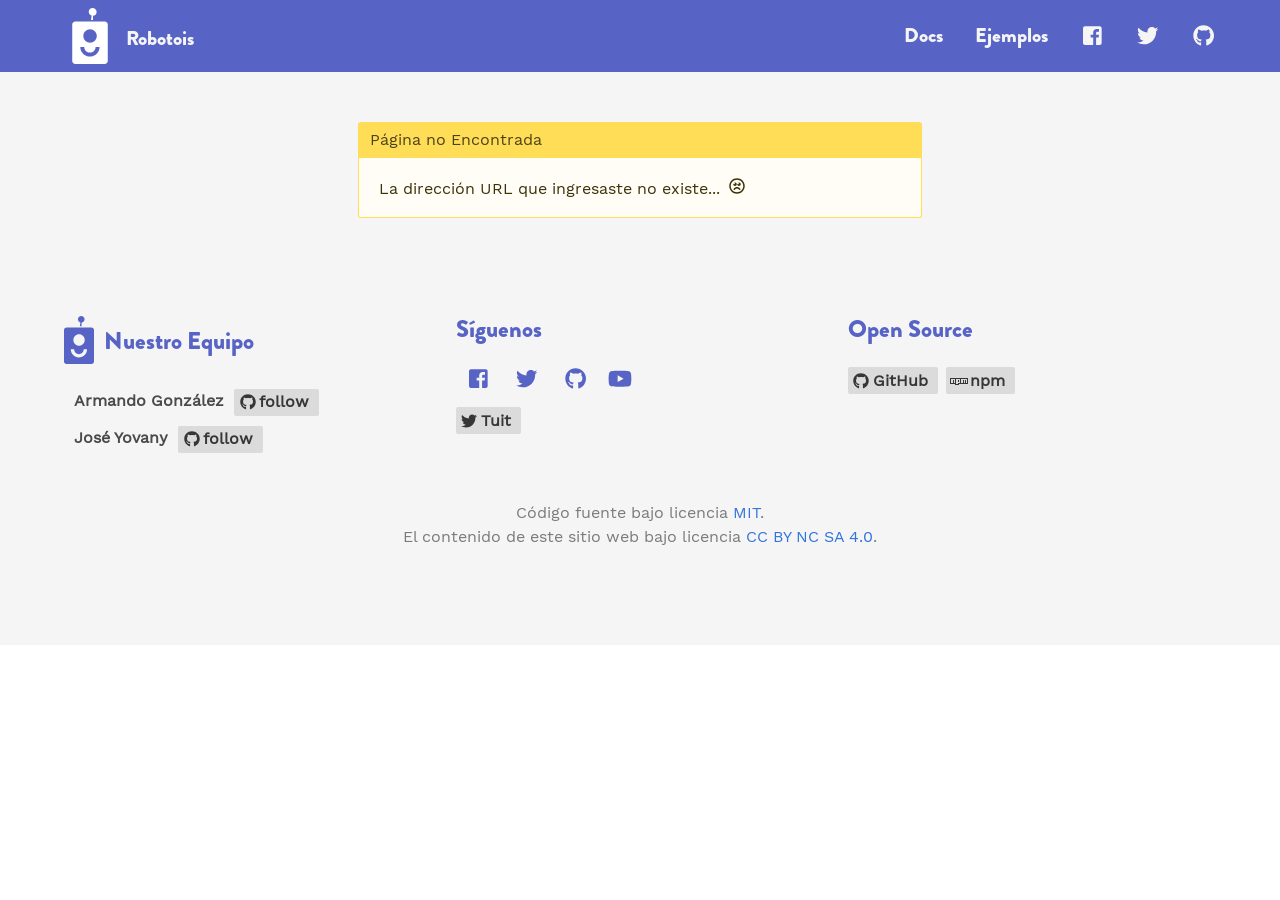
<file: 404/index.html>
<!DOCTYPE html><html><head><meta charset="utf-8"/><meta http-equiv="x-ua-compatible" content="ie=edge"/><meta name="viewport" content="width=device-width, initial-scale=1, shrink-to-fit=no"/><link rel="preload" href="/component---src-layouts-index-js-a87cfaf93d9ff293ab9e.js" as="script"/><link rel="preload" href="/component---src-pages-404-js-32290ffc312450163e3e.js" as="script"/><link rel="preload" href="/path---404-a0e39f21c11f6a62c5ab.js" as="script"/><link rel="preload" href="/app-e120cd428f52394d7632.js" as="script"/><link rel="preload" href="/commons-43211b24d1c1daae657e.js" as="script"/><style type="text/css">
    .anchor {
      float: left;
      padding-right: 4px;
      margin-left: -20px;
    }
    h1 .anchor svg,
    h2 .anchor svg,
    h3 .anchor svg,
    h4 .anchor svg,
    h5 .anchor svg,
    h6 .anchor svg {
      visibility: hidden;
    }
    h1:hover .anchor svg,
    h2:hover .anchor svg,
    h3:hover .anchor svg,
    h4:hover .anchor svg,
    h5:hover .anchor svg,
    h6:hover .anchor svg {
      visibility: visible;
    }
  </style><script>
    document.addEventListener("DOMContentLoaded", function(event) {
      var hash = window.decodeURI(location.hash.replace('#', ''))
      if (hash !== '') {
        var element = document.getElementById(hash)
        if (element) {
          var offset = element.offsetTop
          // Wait for the browser to finish rendering before scrolling.
          setTimeout((function() {
            window.scrollTo(0, offset - 0)
          }), 0)
        }
      }
    })
  </script><title data-react-helmet="true">Robotois Aprende Programa Construye</title><meta data-react-helmet="true" name="description" content="Sample"/><meta data-react-helmet="true" name="keywords" content="sample, something"/><style id="gatsby-inlined-css">/*! bulma.io v0.6.2 | MIT License | github.com/jgthms/bulma */@keyframes spinAround{0%{transform:rotate(0deg)}to{transform:rotate(359deg)}}

/*! minireset.css v0.0.2 | MIT License | github.com/jgthms/minireset.css */blockquote,body,dd,dl,dt,fieldset,figure,h1,h2,h3,h4,h5,h6,hr,html,iframe,legend,li,ol,p,pre,textarea,ul{margin:0;padding:0}h1,h2,h3,h4,h5,h6{font-size:100%;font-weight:400}ul{list-style:none}button,input,select,textarea{margin:0}html{box-sizing:border-box}*,:after,:before{box-sizing:inherit}audio,embed,img,object,video{max-width:100%}iframe{border:0}table{border-collapse:collapse;border-spacing:0}td,th{padding:0;text-align:left}html{background-color:#fff;font-size:16px;-moz-osx-font-smoothing:grayscale;-webkit-font-smoothing:antialiased;min-width:300px;overflow-x:hidden;overflow-y:scroll;text-rendering:optimizeLegibility;text-size-adjust:100%}article,aside,figure,footer,header,hgroup,section{display:block}body,button,input,select,textarea{font-family:BlinkMacSystemFont,-apple-system,Segoe UI,Roboto,Oxygen,Ubuntu,Cantarell,Fira Sans,Droid Sans,Helvetica Neue,Helvetica,Arial,sans-serif}code,pre{-moz-osx-font-smoothing:auto;-webkit-font-smoothing:auto;font-family:monospace}body{color:#4a4a4a;font-size:1rem;font-weight:400;line-height:1.5}a{color:#3273dc;cursor:pointer;text-decoration:none}a strong{color:currentColor}a:hover{color:#363636}code{background-color:#f5f5f5;color:#ff3860;font-size:.875em;font-weight:400;padding:.25em .5em}hr{background-color:#dbdbdb;border:none;display:block;height:1px;margin:1.5rem 0}img{height:auto;max-width:100%}input[type=checkbox],input[type=radio]{vertical-align:baseline}small{font-size:.875em}span{font-style:inherit;font-weight:inherit}strong{color:#363636;font-weight:700}pre{-webkit-overflow-scrolling:touch;background-color:#f5f5f5;color:#4a4a4a;font-size:.875em;overflow-x:auto;padding:1.25rem 1.5rem;white-space:pre;word-wrap:normal}pre code{background-color:transparent;color:currentColor;font-size:1em;padding:0}table td,table th{text-align:left;vertical-align:top}table th{color:#363636}.is-clearfix:after{clear:both;content:" ";display:table}.is-pulled-left{float:left!important}.is-pulled-right{float:right!important}.is-clipped{overflow:hidden!important}.is-overlay{bottom:0;left:0;position:absolute;right:0;top:0}.is-size-1{font-size:3rem!important}.is-size-2{font-size:2.5rem!important}.is-size-3{font-size:2rem!important}.is-size-4,.markdown h2,.subtitle{font-size:1.5rem!important}.is-size-5,.markdown .gatsby-highlight,.tois-menu{font-size:1.25rem!important}.is-size-6,body{font-size:1rem!important}.is-size-7{font-size:.75rem!important}@media screen and (max-width:768px){.is-size-1-mobile{font-size:3rem!important}.is-size-2-mobile{font-size:2.5rem!important}.is-size-3-mobile{font-size:2rem!important}.is-size-4-mobile{font-size:1.5rem!important}.is-size-5-mobile{font-size:1.25rem!important}.is-size-6-mobile{font-size:1rem!important}.is-size-7-mobile{font-size:.75rem!important}}@media print,screen and (min-width:769px){.is-size-1-tablet{font-size:3rem!important}.is-size-2-tablet{font-size:2.5rem!important}.is-size-3-tablet{font-size:2rem!important}.is-size-4-tablet{font-size:1.5rem!important}.is-size-5-tablet{font-size:1.25rem!important}.is-size-6-tablet{font-size:1rem!important}.is-size-7-tablet{font-size:.75rem!important}}@media screen and (max-width:1023px){.is-size-1-touch{font-size:3rem!important}.is-size-2-touch{font-size:2.5rem!important}.is-size-3-touch{font-size:2rem!important}.is-size-4-touch{font-size:1.5rem!important}.is-size-5-touch{font-size:1.25rem!important}.is-size-6-touch{font-size:1rem!important}.is-size-7-touch{font-size:.75rem!important}}@media screen and (min-width:1024px){.is-size-1-desktop{font-size:3rem!important}.is-size-2-desktop{font-size:2.5rem!important}.is-size-3-desktop{font-size:2rem!important}.is-size-4-desktop{font-size:1.5rem!important}.is-size-5-desktop{font-size:1.25rem!important}.is-size-6-desktop{font-size:1rem!important}.is-size-7-desktop{font-size:.75rem!important}}@media screen and (min-width:1216px){.is-size-1-widescreen{font-size:3rem!important}.is-size-2-widescreen{font-size:2.5rem!important}.is-size-3-widescreen{font-size:2rem!important}.is-size-4-widescreen{font-size:1.5rem!important}.is-size-5-widescreen{font-size:1.25rem!important}.is-size-6-widescreen{font-size:1rem!important}.is-size-7-widescreen{font-size:.75rem!important}}@media screen and (min-width:1408px){.is-size-1-fullhd{font-size:3rem!important}.is-size-2-fullhd{font-size:2.5rem!important}.is-size-3-fullhd{font-size:2rem!important}.is-size-4-fullhd{font-size:1.5rem!important}.is-size-5-fullhd{font-size:1.25rem!important}.is-size-6-fullhd{font-size:1rem!important}.is-size-7-fullhd{font-size:.75rem!important}}.has-text-centered{text-align:center!important}@media screen and (max-width:768px){.has-text-centered-mobile{text-align:center!important}}@media print,screen and (min-width:769px){.has-text-centered-tablet{text-align:center!important}}@media screen and (min-width:769px) and (max-width:1023px){.has-text-centered-tablet-only{text-align:center!important}}@media screen and (max-width:1023px){.has-text-centered-touch{text-align:center!important}}@media screen and (min-width:1024px){.has-text-centered-desktop{text-align:center!important}}@media screen and (min-width:1024px) and (max-width:1215px){.has-text-centered-desktop-only{text-align:center!important}}@media screen and (min-width:1216px){.has-text-centered-widescreen{text-align:center!important}}@media screen and (min-width:1216px) and (max-width:1407px){.has-text-centered-widescreen-only{text-align:center!important}}@media screen and (min-width:1408px){.has-text-centered-fullhd{text-align:center!important}}.has-text-justified{text-align:justify!important}@media screen and (max-width:768px){.has-text-justified-mobile{text-align:justify!important}}@media print,screen and (min-width:769px){.has-text-justified-tablet{text-align:justify!important}}@media screen and (min-width:769px) and (max-width:1023px){.has-text-justified-tablet-only{text-align:justify!important}}@media screen and (max-width:1023px){.has-text-justified-touch{text-align:justify!important}}@media screen and (min-width:1024px){.has-text-justified-desktop{text-align:justify!important}}@media screen and (min-width:1024px) and (max-width:1215px){.has-text-justified-desktop-only{text-align:justify!important}}@media screen and (min-width:1216px){.has-text-justified-widescreen{text-align:justify!important}}@media screen and (min-width:1216px) and (max-width:1407px){.has-text-justified-widescreen-only{text-align:justify!important}}@media screen and (min-width:1408px){.has-text-justified-fullhd{text-align:justify!important}}.has-text-left{text-align:left!important}@media screen and (max-width:768px){.has-text-left-mobile{text-align:left!important}}@media print,screen and (min-width:769px){.has-text-left-tablet{text-align:left!important}}@media screen and (min-width:769px) and (max-width:1023px){.has-text-left-tablet-only{text-align:left!important}}@media screen and (max-width:1023px){.has-text-left-touch{text-align:left!important}}@media screen and (min-width:1024px){.has-text-left-desktop{text-align:left!important}}@media screen and (min-width:1024px) and (max-width:1215px){.has-text-left-desktop-only{text-align:left!important}}@media screen and (min-width:1216px){.has-text-left-widescreen{text-align:left!important}}@media screen and (min-width:1216px) and (max-width:1407px){.has-text-left-widescreen-only{text-align:left!important}}@media screen and (min-width:1408px){.has-text-left-fullhd{text-align:left!important}}.has-text-right{text-align:right!important}@media screen and (max-width:768px){.has-text-right-mobile{text-align:right!important}}@media print,screen and (min-width:769px){.has-text-right-tablet{text-align:right!important}}@media screen and (min-width:769px) and (max-width:1023px){.has-text-right-tablet-only{text-align:right!important}}@media screen and (max-width:1023px){.has-text-right-touch{text-align:right!important}}@media screen and (min-width:1024px){.has-text-right-desktop{text-align:right!important}}@media screen and (min-width:1024px) and (max-width:1215px){.has-text-right-desktop-only{text-align:right!important}}@media screen and (min-width:1216px){.has-text-right-widescreen{text-align:right!important}}@media screen and (min-width:1216px) and (max-width:1407px){.has-text-right-widescreen-only{text-align:right!important}}@media screen and (min-width:1408px){.has-text-right-fullhd{text-align:right!important}}.is-capitalized{text-transform:capitalize!important}.is-lowercase{text-transform:lowercase!important}.is-uppercase{text-transform:uppercase!important}.is-italic{font-style:italic!important}.has-text-white{color:#fff!important}a.has-text-white:focus,a.has-text-white:hover{color:#e6e6e6!important}.has-text-black{color:#0a0a0a!important}a.has-text-black:focus,a.has-text-black:hover{color:#000!important}.has-text-light{color:#f5f5f5!important}a.has-text-light:focus,a.has-text-light:hover{color:#dbdbdb!important}.has-text-dark{color:#363636!important}a.has-text-dark:focus,a.has-text-dark:hover{color:#1c1c1c!important}.has-text-primary{color:#00d1b2!important}a.has-text-primary:focus,a.has-text-primary:hover{color:#009e86!important}.has-text-link{color:#3273dc!important}a.has-text-link:focus,a.has-text-link:hover{color:#205bbc!important}.has-text-info{color:#209cee!important}a.has-text-info:focus,a.has-text-info:hover{color:#0f81cc!important}.has-text-success{color:#23d160!important}a.has-text-success:focus,a.has-text-success:hover{color:#1ca64c!important}.has-text-warning{color:#ffdd57!important}a.has-text-warning:focus,a.has-text-warning:hover{color:#ffd324!important}.has-text-danger{color:#ff3860!important}a.has-text-danger:focus,a.has-text-danger:hover{color:#ff0537!important}.has-text-black-bis{color:#121212!important}.has-text-black-ter{color:#242424!important}.has-text-grey-darker{color:#363636!important}.has-text-grey-dark,.markdown p{color:#4a4a4a!important}.has-text-grey{color:#7a7a7a!important}.has-text-grey-light{color:#b5b5b5!important}.has-text-grey-lighter{color:#dbdbdb!important}.has-text-white-ter{color:#f5f5f5!important}.has-text-white-bis{color:#fafafa!important}.has-text-weight-light{font-weight:300!important}.has-text-weight-normal{font-weight:400!important}.has-text-weight-semibold{font-weight:600!important}.has-text-weight-bold{font-weight:700!important}.is-block{display:block!important}@media screen and (max-width:768px){.is-block-mobile{display:block!important}}@media print,screen and (min-width:769px){.is-block-tablet{display:block!important}}@media screen and (min-width:769px) and (max-width:1023px){.is-block-tablet-only{display:block!important}}@media screen and (max-width:1023px){.is-block-touch{display:block!important}}@media screen and (min-width:1024px){.is-block-desktop{display:block!important}}@media screen and (min-width:1024px) and (max-width:1215px){.is-block-desktop-only{display:block!important}}@media screen and (min-width:1216px){.is-block-widescreen{display:block!important}}@media screen and (min-width:1216px) and (max-width:1407px){.is-block-widescreen-only{display:block!important}}@media screen and (min-width:1408px){.is-block-fullhd{display:block!important}}.is-flex{display:flex!important}@media screen and (max-width:768px){.is-flex-mobile{display:flex!important}}@media print,screen and (min-width:769px){.is-flex-tablet{display:flex!important}}@media screen and (min-width:769px) and (max-width:1023px){.is-flex-tablet-only{display:flex!important}}@media screen and (max-width:1023px){.is-flex-touch{display:flex!important}}@media screen and (min-width:1024px){.is-flex-desktop{display:flex!important}}@media screen and (min-width:1024px) and (max-width:1215px){.is-flex-desktop-only{display:flex!important}}@media screen and (min-width:1216px){.is-flex-widescreen{display:flex!important}}@media screen and (min-width:1216px) and (max-width:1407px){.is-flex-widescreen-only{display:flex!important}}@media screen and (min-width:1408px){.is-flex-fullhd{display:flex!important}}.is-inline{display:inline!important}@media screen and (max-width:768px){.is-inline-mobile{display:inline!important}}@media print,screen and (min-width:769px){.is-inline-tablet{display:inline!important}}@media screen and (min-width:769px) and (max-width:1023px){.is-inline-tablet-only{display:inline!important}}@media screen and (max-width:1023px){.is-inline-touch{display:inline!important}}@media screen and (min-width:1024px){.is-inline-desktop{display:inline!important}}@media screen and (min-width:1024px) and (max-width:1215px){.is-inline-desktop-only{display:inline!important}}@media screen and (min-width:1216px){.is-inline-widescreen{display:inline!important}}@media screen and (min-width:1216px) and (max-width:1407px){.is-inline-widescreen-only{display:inline!important}}@media screen and (min-width:1408px){.is-inline-fullhd{display:inline!important}}.is-inline-block{display:inline-block!important}@media screen and (max-width:768px){.is-inline-block-mobile{display:inline-block!important}}@media print,screen and (min-width:769px){.is-inline-block-tablet{display:inline-block!important}}@media screen and (min-width:769px) and (max-width:1023px){.is-inline-block-tablet-only{display:inline-block!important}}@media screen and (max-width:1023px){.is-inline-block-touch{display:inline-block!important}}@media screen and (min-width:1024px){.is-inline-block-desktop{display:inline-block!important}}@media screen and (min-width:1024px) and (max-width:1215px){.is-inline-block-desktop-only{display:inline-block!important}}@media screen and (min-width:1216px){.is-inline-block-widescreen{display:inline-block!important}}@media screen and (min-width:1216px) and (max-width:1407px){.is-inline-block-widescreen-only{display:inline-block!important}}@media screen and (min-width:1408px){.is-inline-block-fullhd{display:inline-block!important}}.is-inline-flex{display:inline-flex!important}@media screen and (max-width:768px){.is-inline-flex-mobile{display:inline-flex!important}}@media print,screen and (min-width:769px){.is-inline-flex-tablet{display:inline-flex!important}}@media screen and (min-width:769px) and (max-width:1023px){.is-inline-flex-tablet-only{display:inline-flex!important}}@media screen and (max-width:1023px){.is-inline-flex-touch{display:inline-flex!important}}@media screen and (min-width:1024px){.is-inline-flex-desktop{display:inline-flex!important}}@media screen and (min-width:1024px) and (max-width:1215px){.is-inline-flex-desktop-only{display:inline-flex!important}}@media screen and (min-width:1216px){.is-inline-flex-widescreen{display:inline-flex!important}}@media screen and (min-width:1216px) and (max-width:1407px){.is-inline-flex-widescreen-only{display:inline-flex!important}}@media screen and (min-width:1408px){.is-inline-flex-fullhd{display:inline-flex!important}}.is-hidden{display:none!important}@media screen and (max-width:768px){.is-hidden-mobile{display:none!important}}@media print,screen and (min-width:769px){.is-hidden-tablet{display:none!important}}@media screen and (min-width:769px) and (max-width:1023px){.is-hidden-tablet-only{display:none!important}}@media screen and (max-width:1023px){.is-hidden-touch{display:none!important}}@media screen and (min-width:1024px){.is-hidden-desktop{display:none!important}}@media screen and (min-width:1024px) and (max-width:1215px){.is-hidden-desktop-only{display:none!important}}@media screen and (min-width:1216px){.is-hidden-widescreen{display:none!important}}@media screen and (min-width:1216px) and (max-width:1407px){.is-hidden-widescreen-only{display:none!important}}@media screen and (min-width:1408px){.is-hidden-fullhd{display:none!important}}.is-invisible{visibility:hidden!important}@media screen and (max-width:768px){.is-invisible-mobile{visibility:hidden!important}}@media print,screen and (min-width:769px){.is-invisible-tablet{visibility:hidden!important}}@media screen and (min-width:769px) and (max-width:1023px){.is-invisible-tablet-only{visibility:hidden!important}}@media screen and (max-width:1023px){.is-invisible-touch{visibility:hidden!important}}@media screen and (min-width:1024px){.is-invisible-desktop{visibility:hidden!important}}@media screen and (min-width:1024px) and (max-width:1215px){.is-invisible-desktop-only{visibility:hidden!important}}@media screen and (min-width:1216px){.is-invisible-widescreen{visibility:hidden!important}}@media screen and (min-width:1216px) and (max-width:1407px){.is-invisible-widescreen-only{visibility:hidden!important}}@media screen and (min-width:1408px){.is-invisible-fullhd{visibility:hidden!important}}.is-marginless{margin:0!important}.is-paddingless{padding:0!important}.is-radiusless{border-radius:0!important}.is-shadowless{box-shadow:none!important}.is-unselectable{-webkit-touch-callout:none;-webkit-user-select:none;-moz-user-select:none;-ms-user-select:none;user-select:none}.box{background-color:#fff;border-radius:5px;box-shadow:0 2px 3px hsla(0,0%,4%,.1),0 0 0 1px hsla(0,0%,4%,.1);color:#4a4a4a;display:block;padding:1.25rem}.box:not(:last-child){margin-bottom:1.5rem}a.box:focus,a.box:hover{box-shadow:0 2px 3px hsla(0,0%,4%,.1),0 0 0 1px #3273dc}a.box:active{box-shadow:inset 0 1px 2px hsla(0,0%,4%,.2),0 0 0 1px #3273dc}.button{-moz-appearance:none;-webkit-appearance:none;align-items:center;border:1px solid transparent;border-radius:3px;box-shadow:none;display:inline-flex;font-size:1rem;height:2.25em;justify-content:flex-start;line-height:1.5;padding-left:calc(.625em - 1px);padding-right:calc(.625em - 1px);position:relative;vertical-align:top;-webkit-touch-callout:none;-webkit-user-select:none;-moz-user-select:none;-ms-user-select:none;user-select:none;background-color:#fff;border-color:#dbdbdb;color:#363636;cursor:pointer;justify-content:center;padding:calc(.375em - 1px) .75em;text-align:center;white-space:nowrap}.button.hero-menu,.button.is-active,.button.is-focused,.button:active,.button:focus{outline:none}.button[disabled]{cursor:not-allowed}.button strong{color:inherit}.button .icon,.button .icon.is-large,.button .icon.is-medium,.button .icon.is-small{height:1.5em;width:1.5em}.button .icon:first-child:not(:last-child){margin-left:calc(-.375em - 1px);margin-right:.1875em}.button .icon:last-child:not(:first-child){margin-left:.1875em;margin-right:calc(-.375em - 1px)}.button .icon:first-child:last-child{margin-left:calc(-.375em - 1px);margin-right:calc(-.375em - 1px)}.button.is-hovered,.button:hover{border-color:#b5b5b5;color:#363636}.button.is-focused,.button:focus{border-color:#3273dc;color:#363636}.button.is-focused:not(:active),.button:focus:not(:active){box-shadow:0 0 0 .125em rgba(50,115,220,.25)}.button.hero-menu,.button.is-active,.button:active{border-color:#4a4a4a;color:#363636}.button.is-text{background-color:transparent;border-color:transparent;color:#4a4a4a;text-decoration:underline}.button.is-text.is-focused,.button.is-text.is-hovered,.button.is-text:focus,.button.is-text:hover{background-color:#f5f5f5;color:#363636}.button.is-text.hero-menu,.button.is-text.is-active,.button.is-text:active{background-color:#e8e8e8;color:#363636}.button.is-text[disabled]{background-color:transparent;border-color:transparent;box-shadow:none}.button.is-white{background-color:#fff;border-color:transparent;color:#0a0a0a}.button.is-white.is-hovered,.button.is-white:hover{background-color:#f9f9f9;border-color:transparent;color:#0a0a0a}.button.is-white.is-focused,.button.is-white:focus{border-color:transparent;color:#0a0a0a}.button.is-white.is-focused:not(:active),.button.is-white:focus:not(:active){box-shadow:0 0 0 .125em hsla(0,0%,100%,.25)}.button.is-white.hero-menu,.button.is-white.is-active,.button.is-white:active{background-color:#f2f2f2;border-color:transparent;color:#0a0a0a}.button.is-white[disabled]{background-color:#fff;border-color:transparent;box-shadow:none}.button.is-white.is-inverted{background-color:#0a0a0a;color:#fff}.button.is-white.is-inverted:hover{background-color:#000}.button.is-white.is-inverted[disabled]{background-color:#0a0a0a;border-color:transparent;box-shadow:none;color:#fff}.button.is-white.is-loading:after{border-color:transparent transparent #0a0a0a #0a0a0a!important}.button.is-white.is-outlined{background-color:transparent;border-color:#fff;color:#fff}.button.is-white.is-outlined:focus,.button.is-white.is-outlined:hover{background-color:#fff;border-color:#fff;color:#0a0a0a}.button.is-white.is-outlined.is-loading:after{border-color:transparent transparent #fff #fff!important}.button.is-white.is-outlined[disabled]{background-color:transparent;border-color:#fff;box-shadow:none;color:#fff}.button.is-white.is-inverted.is-outlined{background-color:transparent;border-color:#0a0a0a;color:#0a0a0a}.button.is-white.is-inverted.is-outlined:focus,.button.is-white.is-inverted.is-outlined:hover{background-color:#0a0a0a;color:#fff}.button.is-white.is-inverted.is-outlined[disabled]{background-color:transparent;border-color:#0a0a0a;box-shadow:none;color:#0a0a0a}.button.is-black{background-color:#0a0a0a;border-color:transparent;color:#fff}.button.is-black.is-hovered,.button.is-black:hover{background-color:#040404;border-color:transparent;color:#fff}.button.is-black.is-focused,.button.is-black:focus{border-color:transparent;color:#fff}.button.is-black.is-focused:not(:active),.button.is-black:focus:not(:active){box-shadow:0 0 0 .125em hsla(0,0%,4%,.25)}.button.is-black.hero-menu,.button.is-black.is-active,.button.is-black:active{background-color:#000;border-color:transparent;color:#fff}.button.is-black[disabled]{background-color:#0a0a0a;border-color:transparent;box-shadow:none}.button.is-black.is-inverted{background-color:#fff;color:#0a0a0a}.button.is-black.is-inverted:hover{background-color:#f2f2f2}.button.is-black.is-inverted[disabled]{background-color:#fff;border-color:transparent;box-shadow:none;color:#0a0a0a}.button.is-black.is-loading:after{border-color:transparent transparent #fff #fff!important}.button.is-black.is-outlined{background-color:transparent;border-color:#0a0a0a;color:#0a0a0a}.button.is-black.is-outlined:focus,.button.is-black.is-outlined:hover{background-color:#0a0a0a;border-color:#0a0a0a;color:#fff}.button.is-black.is-outlined.is-loading:after{border-color:transparent transparent #0a0a0a #0a0a0a!important}.button.is-black.is-outlined[disabled]{background-color:transparent;border-color:#0a0a0a;box-shadow:none;color:#0a0a0a}.button.is-black.is-inverted.is-outlined{background-color:transparent;border-color:#fff;color:#fff}.button.is-black.is-inverted.is-outlined:focus,.button.is-black.is-inverted.is-outlined:hover{background-color:#fff;color:#0a0a0a}.button.is-black.is-inverted.is-outlined[disabled]{background-color:transparent;border-color:#fff;box-shadow:none;color:#fff}.button.is-light{background-color:#f5f5f5;border-color:transparent;color:#363636}.button.is-light.is-hovered,.button.is-light:hover{background-color:#eee;border-color:transparent;color:#363636}.button.is-light.is-focused,.button.is-light:focus{border-color:transparent;color:#363636}.button.is-light.is-focused:not(:active),.button.is-light:focus:not(:active){box-shadow:0 0 0 .125em hsla(0,0%,96%,.25)}.button.is-light.hero-menu,.button.is-light.is-active,.button.is-light:active{background-color:#e8e8e8;border-color:transparent;color:#363636}.button.is-light[disabled]{background-color:#f5f5f5;border-color:transparent;box-shadow:none}.button.is-light.is-inverted{background-color:#363636;color:#f5f5f5}.button.is-light.is-inverted:hover{background-color:#292929}.button.is-light.is-inverted[disabled]{background-color:#363636;border-color:transparent;box-shadow:none;color:#f5f5f5}.button.is-light.is-loading:after{border-color:transparent transparent #363636 #363636!important}.button.is-light.is-outlined{background-color:transparent;border-color:#f5f5f5;color:#f5f5f5}.button.is-light.is-outlined:focus,.button.is-light.is-outlined:hover{background-color:#f5f5f5;border-color:#f5f5f5;color:#363636}.button.is-light.is-outlined.is-loading:after{border-color:transparent transparent #f5f5f5 #f5f5f5!important}.button.is-light.is-outlined[disabled]{background-color:transparent;border-color:#f5f5f5;box-shadow:none;color:#f5f5f5}.button.is-light.is-inverted.is-outlined{background-color:transparent;border-color:#363636;color:#363636}.button.is-light.is-inverted.is-outlined:focus,.button.is-light.is-inverted.is-outlined:hover{background-color:#363636;color:#f5f5f5}.button.is-light.is-inverted.is-outlined[disabled]{background-color:transparent;border-color:#363636;box-shadow:none;color:#363636}.button.is-dark{background-color:#363636;border-color:transparent;color:#f5f5f5}.button.is-dark.is-hovered,.button.is-dark:hover{background-color:#2f2f2f;border-color:transparent;color:#f5f5f5}.button.is-dark.is-focused,.button.is-dark:focus{border-color:transparent;color:#f5f5f5}.button.is-dark.is-focused:not(:active),.button.is-dark:focus:not(:active){box-shadow:0 0 0 .125em rgba(54,54,54,.25)}.button.is-dark.hero-menu,.button.is-dark.is-active,.button.is-dark:active{background-color:#292929;border-color:transparent;color:#f5f5f5}.button.is-dark[disabled]{background-color:#363636;border-color:transparent;box-shadow:none}.button.is-dark.is-inverted{background-color:#f5f5f5;color:#363636}.button.is-dark.is-inverted:hover{background-color:#e8e8e8}.button.is-dark.is-inverted[disabled]{background-color:#f5f5f5;border-color:transparent;box-shadow:none;color:#363636}.button.is-dark.is-loading:after{border-color:transparent transparent #f5f5f5 #f5f5f5!important}.button.is-dark.is-outlined{background-color:transparent;border-color:#363636;color:#363636}.button.is-dark.is-outlined:focus,.button.is-dark.is-outlined:hover{background-color:#363636;border-color:#363636;color:#f5f5f5}.button.is-dark.is-outlined.is-loading:after{border-color:transparent transparent #363636 #363636!important}.button.is-dark.is-outlined[disabled]{background-color:transparent;border-color:#363636;box-shadow:none;color:#363636}.button.is-dark.is-inverted.is-outlined{background-color:transparent;border-color:#f5f5f5;color:#f5f5f5}.button.is-dark.is-inverted.is-outlined:focus,.button.is-dark.is-inverted.is-outlined:hover{background-color:#f5f5f5;color:#363636}.button.is-dark.is-inverted.is-outlined[disabled]{background-color:transparent;border-color:#f5f5f5;box-shadow:none;color:#f5f5f5}.button.is-primary{background-color:#00d1b2;border-color:transparent;color:#fff}.button.is-primary.is-hovered,.button.is-primary:hover{background-color:#00c4a7;border-color:transparent;color:#fff}.button.is-primary.is-focused,.button.is-primary:focus{border-color:transparent;color:#fff}.button.is-primary.is-focused:not(:active),.button.is-primary:focus:not(:active){box-shadow:0 0 0 .125em rgba(0,209,178,.25)}.button.is-primary.hero-menu,.button.is-primary.is-active,.button.is-primary:active{background-color:#00b89c;border-color:transparent;color:#fff}.button.is-primary[disabled]{background-color:#00d1b2;border-color:transparent;box-shadow:none}.button.is-primary.is-inverted{background-color:#fff;color:#00d1b2}.button.is-primary.is-inverted:hover{background-color:#f2f2f2}.button.is-primary.is-inverted[disabled]{background-color:#fff;border-color:transparent;box-shadow:none;color:#00d1b2}.button.is-primary.is-loading:after{border-color:transparent transparent #fff #fff!important}.button.is-primary.is-outlined{background-color:transparent;border-color:#00d1b2;color:#00d1b2}.button.is-primary.is-outlined:focus,.button.is-primary.is-outlined:hover{background-color:#00d1b2;border-color:#00d1b2;color:#fff}.button.is-primary.is-outlined.is-loading:after{border-color:transparent transparent #00d1b2 #00d1b2!important}.button.is-primary.is-outlined[disabled]{background-color:transparent;border-color:#00d1b2;box-shadow:none;color:#00d1b2}.button.is-primary.is-inverted.is-outlined{background-color:transparent;border-color:#fff;color:#fff}.button.is-primary.is-inverted.is-outlined:focus,.button.is-primary.is-inverted.is-outlined:hover{background-color:#fff;color:#00d1b2}.button.is-primary.is-inverted.is-outlined[disabled]{background-color:transparent;border-color:#fff;box-shadow:none;color:#fff}.button.is-link{background-color:#3273dc;border-color:transparent;color:#fff}.button.is-link.is-hovered,.button.is-link:hover{background-color:#276cda;border-color:transparent;color:#fff}.button.is-link.is-focused,.button.is-link:focus{border-color:transparent;color:#fff}.button.is-link.is-focused:not(:active),.button.is-link:focus:not(:active){box-shadow:0 0 0 .125em rgba(50,115,220,.25)}.button.is-link.hero-menu,.button.is-link.is-active,.button.is-link:active{background-color:#2366d1;border-color:transparent;color:#fff}.button.is-link[disabled]{background-color:#3273dc;border-color:transparent;box-shadow:none}.button.is-link.is-inverted{background-color:#fff;color:#3273dc}.button.is-link.is-inverted:hover{background-color:#f2f2f2}.button.is-link.is-inverted[disabled]{background-color:#fff;border-color:transparent;box-shadow:none;color:#3273dc}.button.is-link.is-loading:after{border-color:transparent transparent #fff #fff!important}.button.is-link.is-outlined{background-color:transparent;border-color:#3273dc;color:#3273dc}.button.is-link.is-outlined:focus,.button.is-link.is-outlined:hover{background-color:#3273dc;border-color:#3273dc;color:#fff}.button.is-link.is-outlined.is-loading:after{border-color:transparent transparent #3273dc #3273dc!important}.button.is-link.is-outlined[disabled]{background-color:transparent;border-color:#3273dc;box-shadow:none;color:#3273dc}.button.is-link.is-inverted.is-outlined{background-color:transparent;border-color:#fff;color:#fff}.button.is-link.is-inverted.is-outlined:focus,.button.is-link.is-inverted.is-outlined:hover{background-color:#fff;color:#3273dc}.button.is-link.is-inverted.is-outlined[disabled]{background-color:transparent;border-color:#fff;box-shadow:none;color:#fff}.button.is-info{background-color:#209cee;border-color:transparent;color:#fff}.button.is-info.is-hovered,.button.is-info:hover{background-color:#1496ed;border-color:transparent;color:#fff}.button.is-info.is-focused,.button.is-info:focus{border-color:transparent;color:#fff}.button.is-info.is-focused:not(:active),.button.is-info:focus:not(:active){box-shadow:0 0 0 .125em rgba(32,156,238,.25)}.button.is-info.hero-menu,.button.is-info.is-active,.button.is-info:active{background-color:#118fe4;border-color:transparent;color:#fff}.button.is-info[disabled]{background-color:#209cee;border-color:transparent;box-shadow:none}.button.is-info.is-inverted{background-color:#fff;color:#209cee}.button.is-info.is-inverted:hover{background-color:#f2f2f2}.button.is-info.is-inverted[disabled]{background-color:#fff;border-color:transparent;box-shadow:none;color:#209cee}.button.is-info.is-loading:after{border-color:transparent transparent #fff #fff!important}.button.is-info.is-outlined{background-color:transparent;border-color:#209cee;color:#209cee}.button.is-info.is-outlined:focus,.button.is-info.is-outlined:hover{background-color:#209cee;border-color:#209cee;color:#fff}.button.is-info.is-outlined.is-loading:after{border-color:transparent transparent #209cee #209cee!important}.button.is-info.is-outlined[disabled]{background-color:transparent;border-color:#209cee;box-shadow:none;color:#209cee}.button.is-info.is-inverted.is-outlined{background-color:transparent;border-color:#fff;color:#fff}.button.is-info.is-inverted.is-outlined:focus,.button.is-info.is-inverted.is-outlined:hover{background-color:#fff;color:#209cee}.button.is-info.is-inverted.is-outlined[disabled]{background-color:transparent;border-color:#fff;box-shadow:none;color:#fff}.button.is-success{background-color:#23d160;border-color:transparent;color:#fff}.button.is-success.is-hovered,.button.is-success:hover{background-color:#22c65b;border-color:transparent;color:#fff}.button.is-success.is-focused,.button.is-success:focus{border-color:transparent;color:#fff}.button.is-success.is-focused:not(:active),.button.is-success:focus:not(:active){box-shadow:0 0 0 .125em rgba(35,209,96,.25)}.button.is-success.hero-menu,.button.is-success.is-active,.button.is-success:active{background-color:#20bc56;border-color:transparent;color:#fff}.button.is-success[disabled]{background-color:#23d160;border-color:transparent;box-shadow:none}.button.is-success.is-inverted{background-color:#fff;color:#23d160}.button.is-success.is-inverted:hover{background-color:#f2f2f2}.button.is-success.is-inverted[disabled]{background-color:#fff;border-color:transparent;box-shadow:none;color:#23d160}.button.is-success.is-loading:after{border-color:transparent transparent #fff #fff!important}.button.is-success.is-outlined{background-color:transparent;border-color:#23d160;color:#23d160}.button.is-success.is-outlined:focus,.button.is-success.is-outlined:hover{background-color:#23d160;border-color:#23d160;color:#fff}.button.is-success.is-outlined.is-loading:after{border-color:transparent transparent #23d160 #23d160!important}.button.is-success.is-outlined[disabled]{background-color:transparent;border-color:#23d160;box-shadow:none;color:#23d160}.button.is-success.is-inverted.is-outlined{background-color:transparent;border-color:#fff;color:#fff}.button.is-success.is-inverted.is-outlined:focus,.button.is-success.is-inverted.is-outlined:hover{background-color:#fff;color:#23d160}.button.is-success.is-inverted.is-outlined[disabled]{background-color:transparent;border-color:#fff;box-shadow:none;color:#fff}.button.is-warning,.markdown h2 code.button,.markdown p code.button{background-color:#ffdd57;border-color:transparent;color:rgba(0,0,0,.7)}.button.is-warning.is-hovered,.button.is-warning:hover,.markdown h2 code.button.is-hovered,.markdown h2 code.button:hover,.markdown p code.button.is-hovered,.markdown p code.button:hover{background-color:#ffdb4a;border-color:transparent;color:rgba(0,0,0,.7)}.button.is-warning.is-focused,.button.is-warning:focus,.markdown h2 code.button.is-focused,.markdown h2 code.button:focus,.markdown p code.button.is-focused,.markdown p code.button:focus{border-color:transparent;color:rgba(0,0,0,.7)}.button.is-warning.is-focused:not(:active),.button.is-warning:focus:not(:active),.markdown h2 code.button.is-focused:not(:active),.markdown h2 code.button:focus:not(:active),.markdown p code.button.is-focused:not(:active),.markdown p code.button:focus:not(:active){box-shadow:0 0 0 .125em rgba(255,221,87,.25)}.button.is-warning.hero-menu,.button.is-warning.is-active,.button.is-warning:active,.markdown h2 code.button.hero-menu,.markdown h2 code.button.is-active,.markdown h2 code.button:active,.markdown p code.button.hero-menu,.markdown p code.button.is-active,.markdown p code.button:active{background-color:#ffd83d;border-color:transparent;color:rgba(0,0,0,.7)}.button.is-warning[disabled],.markdown h2 code.button[disabled],.markdown p code.button[disabled]{background-color:#ffdd57;border-color:transparent;box-shadow:none}.button.is-warning.is-inverted,.markdown h2 code.button.is-inverted,.markdown p code.button.is-inverted{background-color:rgba(0,0,0,.7);color:#ffdd57}.button.is-warning.is-inverted:hover,.markdown h2 code.button.is-inverted:hover,.markdown p code.button.is-inverted:hover{background-color:rgba(0,0,0,.7)}.button.is-warning.is-inverted[disabled],.markdown h2 code.button.is-inverted[disabled],.markdown p code.button.is-inverted[disabled]{background-color:rgba(0,0,0,.7);border-color:transparent;box-shadow:none;color:#ffdd57}.button.is-warning.is-loading:after,.markdown h2 code.button.is-loading:after,.markdown p code.button.is-loading:after{border-color:transparent transparent rgba(0,0,0,.7) rgba(0,0,0,.7)!important}.button.is-warning.is-outlined,.markdown h2 code.button.is-outlined,.markdown p code.button.is-outlined{background-color:transparent;border-color:#ffdd57;color:#ffdd57}.button.is-warning.is-outlined:focus,.button.is-warning.is-outlined:hover,.markdown h2 code.button.is-outlined:focus,.markdown h2 code.button.is-outlined:hover,.markdown p code.button.is-outlined:focus,.markdown p code.button.is-outlined:hover{background-color:#ffdd57;border-color:#ffdd57;color:rgba(0,0,0,.7)}.button.is-warning.is-outlined.is-loading:after,.markdown h2 code.button.is-outlined.is-loading:after,.markdown p code.button.is-outlined.is-loading:after{border-color:transparent transparent #ffdd57 #ffdd57!important}.button.is-warning.is-outlined[disabled],.markdown h2 code.button.is-outlined[disabled],.markdown p code.button.is-outlined[disabled]{background-color:transparent;border-color:#ffdd57;box-shadow:none;color:#ffdd57}.button.is-warning.is-inverted.is-outlined,.markdown h2 code.button.is-inverted.is-outlined,.markdown p code.button.is-inverted.is-outlined{background-color:transparent;border-color:rgba(0,0,0,.7);color:rgba(0,0,0,.7)}.button.is-warning.is-inverted.is-outlined:focus,.button.is-warning.is-inverted.is-outlined:hover,.markdown h2 code.button.is-inverted.is-outlined:focus,.markdown h2 code.button.is-inverted.is-outlined:hover,.markdown p code.button.is-inverted.is-outlined:focus,.markdown p code.button.is-inverted.is-outlined:hover{background-color:rgba(0,0,0,.7);color:#ffdd57}.button.is-warning.is-inverted.is-outlined[disabled],.markdown h2 code.button.is-inverted.is-outlined[disabled],.markdown p code.button.is-inverted.is-outlined[disabled]{background-color:transparent;border-color:rgba(0,0,0,.7);box-shadow:none;color:rgba(0,0,0,.7)}.button.is-danger{background-color:#ff3860;border-color:transparent;color:#fff}.button.is-danger.is-hovered,.button.is-danger:hover{background-color:#ff2b56;border-color:transparent;color:#fff}.button.is-danger.is-focused,.button.is-danger:focus{border-color:transparent;color:#fff}.button.is-danger.is-focused:not(:active),.button.is-danger:focus:not(:active){box-shadow:0 0 0 .125em rgba(255,56,96,.25)}.button.is-danger.hero-menu,.button.is-danger.is-active,.button.is-danger:active{background-color:#ff1f4b;border-color:transparent;color:#fff}.button.is-danger[disabled]{background-color:#ff3860;border-color:transparent;box-shadow:none}.button.is-danger.is-inverted{background-color:#fff;color:#ff3860}.button.is-danger.is-inverted:hover{background-color:#f2f2f2}.button.is-danger.is-inverted[disabled]{background-color:#fff;border-color:transparent;box-shadow:none;color:#ff3860}.button.is-danger.is-loading:after{border-color:transparent transparent #fff #fff!important}.button.is-danger.is-outlined{background-color:transparent;border-color:#ff3860;color:#ff3860}.button.is-danger.is-outlined:focus,.button.is-danger.is-outlined:hover{background-color:#ff3860;border-color:#ff3860;color:#fff}.button.is-danger.is-outlined.is-loading:after{border-color:transparent transparent #ff3860 #ff3860!important}.button.is-danger.is-outlined[disabled]{background-color:transparent;border-color:#ff3860;box-shadow:none;color:#ff3860}.button.is-danger.is-inverted.is-outlined{background-color:transparent;border-color:#fff;color:#fff}.button.is-danger.is-inverted.is-outlined:focus,.button.is-danger.is-inverted.is-outlined:hover{background-color:#fff;color:#ff3860}.button.is-danger.is-inverted.is-outlined[disabled]{background-color:transparent;border-color:#fff;box-shadow:none;color:#fff}.button.is-small{border-radius:2px;font-size:.75rem}.button.is-medium{font-size:1.25rem}.button.is-large{font-size:1.5rem}.button[disabled]{background-color:#fff;border-color:#dbdbdb;box-shadow:none;opacity:.5}.button.is-fullwidth{display:flex;width:100%}.button.is-loading{color:transparent!important;pointer-events:none}.button.is-loading:after{animation:spinAround .5s infinite linear;border:2px solid #dbdbdb;border-radius:290486px;border-right-color:transparent;border-top-color:transparent;content:"";display:block;height:1em;position:relative;width:1em;position:absolute;left:calc(50% - 0.5em);top:calc(50% - 0.5em);position:absolute!important}.button.is-static{background-color:#f5f5f5;border-color:#dbdbdb;color:#7a7a7a;box-shadow:none;pointer-events:none}.button.is-rounded{border-radius:290486px;padding-left:1em;padding-right:1em}.buttons{align-items:center;display:flex;flex-wrap:wrap;justify-content:flex-start}.buttons .button{margin-bottom:.5rem}.buttons .button:not(:last-child){margin-right:.5rem}.buttons:last-child{margin-bottom:-.5rem}.buttons:not(:last-child){margin-bottom:1rem}.buttons.has-addons .button:not(:first-child){border-bottom-left-radius:0;border-top-left-radius:0}.buttons.has-addons .button:not(:last-child){border-bottom-right-radius:0;border-top-right-radius:0;margin-right:-1px}.buttons.has-addons .button:last-child{margin-right:0}.buttons.has-addons .button.is-hovered,.buttons.has-addons .button:hover{z-index:2}.buttons.has-addons .button.hero-menu,.buttons.has-addons .button.is-active,.buttons.has-addons .button.is-focused,.buttons.has-addons .button.is-selected,.buttons.has-addons .button:active,.buttons.has-addons .button:focus{z-index:3}.buttons.has-addons .button.hero-menu:hover,.buttons.has-addons .button.is-active:hover,.buttons.has-addons .button.is-focused:hover,.buttons.has-addons .button.is-selected:hover,.buttons.has-addons .button:active:hover,.buttons.has-addons .button:focus:hover{z-index:4}.buttons.is-centered{justify-content:center}.buttons.is-right{justify-content:flex-end}.container{margin:0 auto;position:relative}@media screen and (min-width:1024px){.container{max-width:960px;width:960px}.container.is-fluid{margin-left:32px;margin-right:32px;max-width:none;width:auto}}@media screen and (max-width:1215px){.container.is-widescreen{max-width:1152px;width:auto}}@media screen and (max-width:1407px){.container.is-fullhd{max-width:1344px;width:auto}}@media screen and (min-width:1216px){.container{max-width:1152px;width:1152px}}@media screen and (min-width:1408px){.container{max-width:1344px;width:1344px}}.content:not(:last-child){margin-bottom:1.5rem}.content li+li{margin-top:.25em}.content blockquote:not(:last-child),.content dl:not(:last-child),.content ol:not(:last-child),.content p:not(:last-child),.content pre:not(:last-child),.content table:not(:last-child),.content ul:not(:last-child){margin-bottom:1em}.content h1,.content h2,.content h3,.content h4,.content h5,.content h6{color:#363636;font-weight:400;line-height:1.125}.content h1{font-size:2em;margin-bottom:.5em}.content h1:not(:first-child){margin-top:1em}.content h2{font-size:1.75em;margin-bottom:.5714em}.content h2:not(:first-child){margin-top:1.1428em}.content h3{font-size:1.5em;margin-bottom:.6666em}.content h3:not(:first-child){margin-top:1.3333em}.content h4{font-size:1.25em;margin-bottom:.8em}.content h5{font-size:1.125em;margin-bottom:.8888em}.content h6{font-size:1em;margin-bottom:1em}.content blockquote{background-color:#f5f5f5;border-left:5px solid #dbdbdb;padding:1.25em 1.5em}.content ol{list-style:decimal outside}.content ol,.content ul{margin-left:2em;margin-top:1em}.content ul{list-style:disc outside}.content ul ul{list-style-type:circle;margin-top:.5em}.content ul ul ul{list-style-type:square}.content dd{margin-left:2em}.content figure{margin-left:2em;margin-right:2em;text-align:center}.content figure:not(:first-child){margin-top:2em}.content figure:not(:last-child){margin-bottom:2em}.content figure img{display:inline-block}.content figure figcaption{font-style:italic}.content pre{-webkit-overflow-scrolling:touch;overflow-x:auto;padding:1.25em 1.5em;white-space:pre;word-wrap:normal}.content sub,.content sup{font-size:75%}.content table{width:100%}.content table td,.content table th{border:1px solid #dbdbdb;border-width:0 0 1px;padding:.5em .75em;vertical-align:top}.content table th{color:#363636;text-align:left}.content table tr:hover{background-color:#f5f5f5}.content table thead td,.content table thead th{border-width:0 0 2px;color:#363636}.content table tfoot td,.content table tfoot th{border-width:2px 0 0;color:#363636}.content table tbody tr:last-child td,.content table tbody tr:last-child th{border-bottom-width:0}.content.is-small{font-size:.75rem}.content.is-medium{font-size:1.25rem}.content.is-large{font-size:1.5rem}.input,.textarea{-moz-appearance:none;-webkit-appearance:none;align-items:center;border:1px solid transparent;border-radius:3px;box-shadow:none;display:inline-flex;font-size:1rem;height:2.25em;justify-content:flex-start;line-height:1.5;padding:calc(.375em - 1px) calc(.625em - 1px);position:relative;vertical-align:top;background-color:#fff;border-color:#dbdbdb;color:#363636;box-shadow:inset 0 1px 2px hsla(0,0%,4%,.1);max-width:100%;width:100%}.input.hero-menu,.input.is-active,.input.is-focused,.input:active,.input:focus,.textarea.hero-menu,.textarea.is-active,.textarea.is-focused,.textarea:active,.textarea:focus{outline:none}.input[disabled],.textarea[disabled]{cursor:not-allowed}.input::-moz-placeholder,.textarea::-moz-placeholder{color:rgba(54,54,54,.3)}.input::-webkit-input-placeholder,.textarea::-webkit-input-placeholder{color:rgba(54,54,54,.3)}.input:-moz-placeholder,.textarea:-moz-placeholder{color:rgba(54,54,54,.3)}.input:-ms-input-placeholder,.textarea:-ms-input-placeholder{color:rgba(54,54,54,.3)}.input.is-hovered,.input:hover,.textarea.is-hovered,.textarea:hover{border-color:#b5b5b5}.input.hero-menu,.input.is-active,.input.is-focused,.input:active,.input:focus,.textarea.hero-menu,.textarea.is-active,.textarea.is-focused,.textarea:active,.textarea:focus{border-color:#3273dc;box-shadow:0 0 0 .125em rgba(50,115,220,.25)}.input[disabled],.textarea[disabled]{background-color:#f5f5f5;border-color:#f5f5f5;box-shadow:none;color:#7a7a7a}.input[disabled]::-moz-placeholder,.textarea[disabled]::-moz-placeholder{color:hsla(0,0%,48%,.3)}.input[disabled]::-webkit-input-placeholder,.textarea[disabled]::-webkit-input-placeholder{color:hsla(0,0%,48%,.3)}.input[disabled]:-moz-placeholder,.textarea[disabled]:-moz-placeholder{color:hsla(0,0%,48%,.3)}.input[disabled]:-ms-input-placeholder,.textarea[disabled]:-ms-input-placeholder{color:hsla(0,0%,48%,.3)}.input[readonly],.textarea[readonly]{box-shadow:none}.input.is-white,.textarea.is-white{border-color:#fff}.input.is-white.hero-menu,.input.is-white.is-active,.input.is-white.is-focused,.input.is-white:active,.input.is-white:focus,.textarea.is-white.hero-menu,.textarea.is-white.is-active,.textarea.is-white.is-focused,.textarea.is-white:active,.textarea.is-white:focus{box-shadow:0 0 0 .125em hsla(0,0%,100%,.25)}.input.is-black,.textarea.is-black{border-color:#0a0a0a}.input.is-black.hero-menu,.input.is-black.is-active,.input.is-black.is-focused,.input.is-black:active,.input.is-black:focus,.textarea.is-black.hero-menu,.textarea.is-black.is-active,.textarea.is-black.is-focused,.textarea.is-black:active,.textarea.is-black:focus{box-shadow:0 0 0 .125em hsla(0,0%,4%,.25)}.input.is-light,.textarea.is-light{border-color:#f5f5f5}.input.is-light.hero-menu,.input.is-light.is-active,.input.is-light.is-focused,.input.is-light:active,.input.is-light:focus,.textarea.is-light.hero-menu,.textarea.is-light.is-active,.textarea.is-light.is-focused,.textarea.is-light:active,.textarea.is-light:focus{box-shadow:0 0 0 .125em hsla(0,0%,96%,.25)}.input.is-dark,.textarea.is-dark{border-color:#363636}.input.is-dark.hero-menu,.input.is-dark.is-active,.input.is-dark.is-focused,.input.is-dark:active,.input.is-dark:focus,.textarea.is-dark.hero-menu,.textarea.is-dark.is-active,.textarea.is-dark.is-focused,.textarea.is-dark:active,.textarea.is-dark:focus{box-shadow:0 0 0 .125em rgba(54,54,54,.25)}.input.is-primary,.textarea.is-primary{border-color:#00d1b2}.input.is-primary.hero-menu,.input.is-primary.is-active,.input.is-primary.is-focused,.input.is-primary:active,.input.is-primary:focus,.textarea.is-primary.hero-menu,.textarea.is-primary.is-active,.textarea.is-primary.is-focused,.textarea.is-primary:active,.textarea.is-primary:focus{box-shadow:0 0 0 .125em rgba(0,209,178,.25)}.input.is-link,.textarea.is-link{border-color:#3273dc}.input.is-link.hero-menu,.input.is-link.is-active,.input.is-link.is-focused,.input.is-link:active,.input.is-link:focus,.textarea.is-link.hero-menu,.textarea.is-link.is-active,.textarea.is-link.is-focused,.textarea.is-link:active,.textarea.is-link:focus{box-shadow:0 0 0 .125em rgba(50,115,220,.25)}.input.is-info,.textarea.is-info{border-color:#209cee}.input.is-info.hero-menu,.input.is-info.is-active,.input.is-info.is-focused,.input.is-info:active,.input.is-info:focus,.textarea.is-info.hero-menu,.textarea.is-info.is-active,.textarea.is-info.is-focused,.textarea.is-info:active,.textarea.is-info:focus{box-shadow:0 0 0 .125em rgba(32,156,238,.25)}.input.is-success,.textarea.is-success{border-color:#23d160}.input.is-success.hero-menu,.input.is-success.is-active,.input.is-success.is-focused,.input.is-success:active,.input.is-success:focus,.textarea.is-success.hero-menu,.textarea.is-success.is-active,.textarea.is-success.is-focused,.textarea.is-success:active,.textarea.is-success:focus{box-shadow:0 0 0 .125em rgba(35,209,96,.25)}.input.is-warning,.markdown h2 code.input,.markdown h2 code.textarea,.markdown p code.input,.markdown p code.textarea,.textarea.is-warning{border-color:#ffdd57}.input.is-warning.hero-menu,.input.is-warning.is-active,.input.is-warning.is-focused,.input.is-warning:active,.input.is-warning:focus,.markdown h2 code.input.hero-menu,.markdown h2 code.input.is-active,.markdown h2 code.input.is-focused,.markdown h2 code.input:active,.markdown h2 code.input:focus,.markdown h2 code.textarea.hero-menu,.markdown h2 code.textarea.is-active,.markdown h2 code.textarea.is-focused,.markdown h2 code.textarea:active,.markdown h2 code.textarea:focus,.markdown p code.input.hero-menu,.markdown p code.input.is-active,.markdown p code.input.is-focused,.markdown p code.input:active,.markdown p code.input:focus,.markdown p code.textarea.hero-menu,.markdown p code.textarea.is-active,.markdown p code.textarea.is-focused,.markdown p code.textarea:active,.markdown p code.textarea:focus,.textarea.is-warning.hero-menu,.textarea.is-warning.is-active,.textarea.is-warning.is-focused,.textarea.is-warning:active,.textarea.is-warning:focus{box-shadow:0 0 0 .125em rgba(255,221,87,.25)}.input.is-danger,.textarea.is-danger{border-color:#ff3860}.input.is-danger.hero-menu,.input.is-danger.is-active,.input.is-danger.is-focused,.input.is-danger:active,.input.is-danger:focus,.textarea.is-danger.hero-menu,.textarea.is-danger.is-active,.textarea.is-danger.is-focused,.textarea.is-danger:active,.textarea.is-danger:focus{box-shadow:0 0 0 .125em rgba(255,56,96,.25)}.input.is-small,.textarea.is-small{border-radius:2px;font-size:.75rem}.input.is-medium,.textarea.is-medium{font-size:1.25rem}.input.is-large,.textarea.is-large{font-size:1.5rem}.input.is-fullwidth,.textarea.is-fullwidth{display:block;width:100%}.input.is-inline,.textarea.is-inline{display:inline;width:auto}.input.is-rounded{border-radius:290486px;padding-left:1em;padding-right:1em}.input.is-static{background-color:transparent;border-color:transparent;box-shadow:none;padding-left:0;padding-right:0}.textarea{display:block;max-width:100%;min-width:100%;padding:.625em;resize:vertical}.textarea:not([rows]){max-height:600px;min-height:120px}.textarea[rows]{height:unset}.textarea.has-fixed-size{resize:none}.checkbox,.radio{cursor:pointer;display:inline-block;line-height:1.25;position:relative}.checkbox input,.radio input{cursor:pointer}.checkbox:hover,.radio:hover{color:#363636}.checkbox[disabled],.radio[disabled]{color:#7a7a7a;cursor:not-allowed}.radio+.radio{margin-left:.5em}.select{display:inline-block;max-width:100%;position:relative;vertical-align:top}.select:not(.is-multiple){height:2.25em}.select:not(.is-multiple):after{border:1px solid #3273dc;border-right:0;border-top:0;content:" ";display:block;height:.5em;pointer-events:none;position:absolute;transform:rotate(-45deg);transform-origin:center;width:.5em;margin-top:-.375em;right:1.125em;top:50%;z-index:4}.select.is-rounded select{border-radius:290486px;padding-left:1em}.select select{-moz-appearance:none;-webkit-appearance:none;align-items:center;border:1px solid transparent;border-radius:3px;box-shadow:none;display:inline-flex;font-size:1rem;height:2.25em;justify-content:flex-start;line-height:1.5;padding:calc(.375em - 1px) calc(.625em - 1px);position:relative;vertical-align:top;background-color:#fff;border-color:#dbdbdb;color:#363636;cursor:pointer;display:block;font-size:1em;max-width:100%;outline:none}.select select.hero-menu,.select select.is-active,.select select.is-focused,.select select:active,.select select:focus{outline:none}.select select[disabled]{cursor:not-allowed}.select select::-moz-placeholder{color:rgba(54,54,54,.3)}.select select::-webkit-input-placeholder{color:rgba(54,54,54,.3)}.select select:-moz-placeholder{color:rgba(54,54,54,.3)}.select select:-ms-input-placeholder{color:rgba(54,54,54,.3)}.select select.is-hovered,.select select:hover{border-color:#b5b5b5}.select select.hero-menu,.select select.is-active,.select select.is-focused,.select select:active,.select select:focus{border-color:#3273dc;box-shadow:0 0 0 .125em rgba(50,115,220,.25)}.select select[disabled]{background-color:#f5f5f5;border-color:#f5f5f5;box-shadow:none;color:#7a7a7a}.select select[disabled]::-moz-placeholder{color:hsla(0,0%,48%,.3)}.select select[disabled]::-webkit-input-placeholder{color:hsla(0,0%,48%,.3)}.select select[disabled]:-moz-placeholder{color:hsla(0,0%,48%,.3)}.select select[disabled]:-ms-input-placeholder{color:hsla(0,0%,48%,.3)}.select select::-ms-expand{display:none}.select select[disabled]:hover{border-color:#f5f5f5}.select select:not([multiple]){padding-right:2.5em}.select select[multiple]{height:unset;padding:0}.select select[multiple] option{padding:.5em 1em}.select:hover:after{border-color:#363636}.select.is-white select{border-color:#fff}.select.is-white select.hero-menu,.select.is-white select.is-active,.select.is-white select.is-focused,.select.is-white select:active,.select.is-white select:focus{box-shadow:0 0 0 .125em hsla(0,0%,100%,.25)}.select.is-black select{border-color:#0a0a0a}.select.is-black select.hero-menu,.select.is-black select.is-active,.select.is-black select.is-focused,.select.is-black select:active,.select.is-black select:focus{box-shadow:0 0 0 .125em hsla(0,0%,4%,.25)}.select.is-light select{border-color:#f5f5f5}.select.is-light select.hero-menu,.select.is-light select.is-active,.select.is-light select.is-focused,.select.is-light select:active,.select.is-light select:focus{box-shadow:0 0 0 .125em hsla(0,0%,96%,.25)}.select.is-dark select{border-color:#363636}.select.is-dark select.hero-menu,.select.is-dark select.is-active,.select.is-dark select.is-focused,.select.is-dark select:active,.select.is-dark select:focus{box-shadow:0 0 0 .125em rgba(54,54,54,.25)}.select.is-primary select{border-color:#00d1b2}.select.is-primary select.hero-menu,.select.is-primary select.is-active,.select.is-primary select.is-focused,.select.is-primary select:active,.select.is-primary select:focus{box-shadow:0 0 0 .125em rgba(0,209,178,.25)}.select.is-link select{border-color:#3273dc}.select.is-link select.hero-menu,.select.is-link select.is-active,.select.is-link select.is-focused,.select.is-link select:active,.select.is-link select:focus{box-shadow:0 0 0 .125em rgba(50,115,220,.25)}.select.is-info select{border-color:#209cee}.select.is-info select.hero-menu,.select.is-info select.is-active,.select.is-info select.is-focused,.select.is-info select:active,.select.is-info select:focus{box-shadow:0 0 0 .125em rgba(32,156,238,.25)}.select.is-success select{border-color:#23d160}.select.is-success select.hero-menu,.select.is-success select.is-active,.select.is-success select.is-focused,.select.is-success select:active,.select.is-success select:focus{box-shadow:0 0 0 .125em rgba(35,209,96,.25)}.markdown h2 code.select select,.markdown p code.select select,.select.is-warning select{border-color:#ffdd57}.markdown h2 code.select select.hero-menu,.markdown h2 code.select select.is-active,.markdown h2 code.select select.is-focused,.markdown h2 code.select select:active,.markdown h2 code.select select:focus,.markdown p code.select select.hero-menu,.markdown p code.select select.is-active,.markdown p code.select select.is-focused,.markdown p code.select select:active,.markdown p code.select select:focus,.select.is-warning select.hero-menu,.select.is-warning select.is-active,.select.is-warning select.is-focused,.select.is-warning select:active,.select.is-warning select:focus{box-shadow:0 0 0 .125em rgba(255,221,87,.25)}.select.is-danger select{border-color:#ff3860}.select.is-danger select.hero-menu,.select.is-danger select.is-active,.select.is-danger select.is-focused,.select.is-danger select:active,.select.is-danger select:focus{box-shadow:0 0 0 .125em rgba(255,56,96,.25)}.select.is-small{border-radius:2px;font-size:.75rem}.select.is-medium{font-size:1.25rem}.select.is-large{font-size:1.5rem}.select.is-disabled:after{border-color:#7a7a7a}.select.is-fullwidth,.select.is-fullwidth select{width:100%}.select.is-loading:after{animation:spinAround .5s infinite linear;border:2px solid #dbdbdb;border-radius:290486px;border-right-color:transparent;border-top-color:transparent;content:"";display:block;height:1em;position:relative;width:1em;margin-top:0;position:absolute;right:.625em;top:.625em;transform:none}.select.is-loading.is-small:after{font-size:.75rem}.select.is-loading.is-medium:after{font-size:1.25rem}.select.is-loading.is-large:after{font-size:1.5rem}.file{-webkit-touch-callout:none;-webkit-user-select:none;-moz-user-select:none;-ms-user-select:none;user-select:none;align-items:stretch;display:flex;justify-content:flex-start;position:relative}.file.is-white .file-cta{background-color:#fff;border-color:transparent;color:#0a0a0a}.file.is-white.is-hovered .file-cta,.file.is-white:hover .file-cta{background-color:#f9f9f9;border-color:transparent;color:#0a0a0a}.file.is-white.is-focused .file-cta,.file.is-white:focus .file-cta{border-color:transparent;box-shadow:0 0 .5em hsla(0,0%,100%,.25);color:#0a0a0a}.file.is-white.hero-menu .file-cta,.file.is-white.is-active .file-cta,.file.is-white:active .file-cta{background-color:#f2f2f2;border-color:transparent;color:#0a0a0a}.file.is-black .file-cta{background-color:#0a0a0a;border-color:transparent;color:#fff}.file.is-black.is-hovered .file-cta,.file.is-black:hover .file-cta{background-color:#040404;border-color:transparent;color:#fff}.file.is-black.is-focused .file-cta,.file.is-black:focus .file-cta{border-color:transparent;box-shadow:0 0 .5em hsla(0,0%,4%,.25);color:#fff}.file.is-black.hero-menu .file-cta,.file.is-black.is-active .file-cta,.file.is-black:active .file-cta{background-color:#000;border-color:transparent;color:#fff}.file.is-light .file-cta{background-color:#f5f5f5;border-color:transparent;color:#363636}.file.is-light.is-hovered .file-cta,.file.is-light:hover .file-cta{background-color:#eee;border-color:transparent;color:#363636}.file.is-light.is-focused .file-cta,.file.is-light:focus .file-cta{border-color:transparent;box-shadow:0 0 .5em hsla(0,0%,96%,.25);color:#363636}.file.is-light.hero-menu .file-cta,.file.is-light.is-active .file-cta,.file.is-light:active .file-cta{background-color:#e8e8e8;border-color:transparent;color:#363636}.file.is-dark .file-cta{background-color:#363636;border-color:transparent;color:#f5f5f5}.file.is-dark.is-hovered .file-cta,.file.is-dark:hover .file-cta{background-color:#2f2f2f;border-color:transparent;color:#f5f5f5}.file.is-dark.is-focused .file-cta,.file.is-dark:focus .file-cta{border-color:transparent;box-shadow:0 0 .5em rgba(54,54,54,.25);color:#f5f5f5}.file.is-dark.hero-menu .file-cta,.file.is-dark.is-active .file-cta,.file.is-dark:active .file-cta{background-color:#292929;border-color:transparent;color:#f5f5f5}.file.is-primary .file-cta{background-color:#00d1b2;border-color:transparent;color:#fff}.file.is-primary.is-hovered .file-cta,.file.is-primary:hover .file-cta{background-color:#00c4a7;border-color:transparent;color:#fff}.file.is-primary.is-focused .file-cta,.file.is-primary:focus .file-cta{border-color:transparent;box-shadow:0 0 .5em rgba(0,209,178,.25);color:#fff}.file.is-primary.hero-menu .file-cta,.file.is-primary.is-active .file-cta,.file.is-primary:active .file-cta{background-color:#00b89c;border-color:transparent;color:#fff}.file.is-link .file-cta{background-color:#3273dc;border-color:transparent;color:#fff}.file.is-link.is-hovered .file-cta,.file.is-link:hover .file-cta{background-color:#276cda;border-color:transparent;color:#fff}.file.is-link.is-focused .file-cta,.file.is-link:focus .file-cta{border-color:transparent;box-shadow:0 0 .5em rgba(50,115,220,.25);color:#fff}.file.is-link.hero-menu .file-cta,.file.is-link.is-active .file-cta,.file.is-link:active .file-cta{background-color:#2366d1;border-color:transparent;color:#fff}.file.is-info .file-cta{background-color:#209cee;border-color:transparent;color:#fff}.file.is-info.is-hovered .file-cta,.file.is-info:hover .file-cta{background-color:#1496ed;border-color:transparent;color:#fff}.file.is-info.is-focused .file-cta,.file.is-info:focus .file-cta{border-color:transparent;box-shadow:0 0 .5em rgba(32,156,238,.25);color:#fff}.file.is-info.hero-menu .file-cta,.file.is-info.is-active .file-cta,.file.is-info:active .file-cta{background-color:#118fe4;border-color:transparent;color:#fff}.file.is-success .file-cta{background-color:#23d160;border-color:transparent;color:#fff}.file.is-success.is-hovered .file-cta,.file.is-success:hover .file-cta{background-color:#22c65b;border-color:transparent;color:#fff}.file.is-success.is-focused .file-cta,.file.is-success:focus .file-cta{border-color:transparent;box-shadow:0 0 .5em rgba(35,209,96,.25);color:#fff}.file.is-success.hero-menu .file-cta,.file.is-success.is-active .file-cta,.file.is-success:active .file-cta{background-color:#20bc56;border-color:transparent;color:#fff}.file.is-warning .file-cta,.markdown h2 code.file .file-cta,.markdown p code.file .file-cta{background-color:#ffdd57;border-color:transparent;color:rgba(0,0,0,.7)}.file.is-warning.is-hovered .file-cta,.file.is-warning:hover .file-cta,.markdown h2 code.file.is-hovered .file-cta,.markdown h2 code.file:hover .file-cta,.markdown p code.file.is-hovered .file-cta,.markdown p code.file:hover .file-cta{background-color:#ffdb4a;border-color:transparent;color:rgba(0,0,0,.7)}.file.is-warning.is-focused .file-cta,.file.is-warning:focus .file-cta,.markdown h2 code.file.is-focused .file-cta,.markdown h2 code.file:focus .file-cta,.markdown p code.file.is-focused .file-cta,.markdown p code.file:focus .file-cta{border-color:transparent;box-shadow:0 0 .5em rgba(255,221,87,.25);color:rgba(0,0,0,.7)}.file.is-warning.hero-menu .file-cta,.file.is-warning.is-active .file-cta,.file.is-warning:active .file-cta,.markdown h2 code.file.hero-menu .file-cta,.markdown h2 code.file.is-active .file-cta,.markdown h2 code.file:active .file-cta,.markdown p code.file.hero-menu .file-cta,.markdown p code.file.is-active .file-cta,.markdown p code.file:active .file-cta{background-color:#ffd83d;border-color:transparent;color:rgba(0,0,0,.7)}.file.is-danger .file-cta{background-color:#ff3860;border-color:transparent;color:#fff}.file.is-danger.is-hovered .file-cta,.file.is-danger:hover .file-cta{background-color:#ff2b56;border-color:transparent;color:#fff}.file.is-danger.is-focused .file-cta,.file.is-danger:focus .file-cta{border-color:transparent;box-shadow:0 0 .5em rgba(255,56,96,.25);color:#fff}.file.is-danger.hero-menu .file-cta,.file.is-danger.is-active .file-cta,.file.is-danger:active .file-cta{background-color:#ff1f4b;border-color:transparent;color:#fff}.file.is-small{font-size:.75rem}.file.is-medium{font-size:1.25rem}.file.is-medium .file-icon .fa{font-size:21px}.file.is-large{font-size:1.5rem}.file.is-large .file-icon .fa{font-size:28px}.file.has-name .file-cta{border-bottom-right-radius:0;border-top-right-radius:0}.file.has-name .file-name{border-bottom-left-radius:0;border-top-left-radius:0}.file.has-name.is-empty .file-cta{border-radius:3px}.file.has-name.is-empty .file-name{display:none}.file.is-boxed .file-label{flex-direction:column}.file.is-boxed .file-cta{flex-direction:column;height:auto;padding:1em 3em}.file.is-boxed .file-name{border-width:0 1px 1px}.file.is-boxed .file-icon{height:1.5em;width:1.5em}.file.is-boxed .file-icon .fa{font-size:21px}.file.is-boxed.is-small .file-icon .fa{font-size:14px}.file.is-boxed.is-medium .file-icon .fa{font-size:28px}.file.is-boxed.is-large .file-icon .fa{font-size:35px}.file.is-boxed.has-name .file-cta{border-radius:3px 3px 0 0}.file.is-boxed.has-name .file-name{border-radius:0 0 3px 3px;border-width:0 1px 1px}.file.is-centered{justify-content:center}.file.is-fullwidth .file-label{width:100%}.file.is-fullwidth .file-name{flex-grow:1;max-width:none}.file.is-right{justify-content:flex-end}.file.is-right .file-cta{border-radius:0 3px 3px 0}.file.is-right .file-name{border-radius:3px 0 0 3px;border-width:1px 0 1px 1px;order:-1}.file-label{align-items:stretch;display:flex;cursor:pointer;justify-content:flex-start;overflow:hidden;position:relative}.file-label:hover .file-cta{background-color:#eee;color:#363636}.file-label:hover .file-name{border-color:#d5d5d5}.file-label:active .file-cta{background-color:#e8e8e8;color:#363636}.file-label:active .file-name{border-color:#cfcfcf}.file-input{height:.01em;left:0;outline:none;position:absolute;top:0;width:.01em}.file-cta,.file-name{-moz-appearance:none;-webkit-appearance:none;align-items:center;border:1px solid transparent;box-shadow:none;display:inline-flex;font-size:1rem;height:2.25em;justify-content:flex-start;line-height:1.5;padding-left:calc(.625em - 1px);padding-right:calc(.625em - 1px);position:relative;vertical-align:top;border-color:#dbdbdb;border-radius:3px;font-size:1em;padding:calc(.375em - 1px) 1em;white-space:nowrap}.file-cta.hero-menu,.file-cta.is-active,.file-cta.is-focused,.file-cta:active,.file-cta:focus,.file-name.hero-menu,.file-name.is-active,.file-name.is-focused,.file-name:active,.file-name:focus{outline:none}.file-cta[disabled],.file-name[disabled]{cursor:not-allowed}.file-cta{background-color:#f5f5f5;color:#4a4a4a}.file-name{border-color:#dbdbdb;border-style:solid;border-width:1px 1px 1px 0;display:block;max-width:16em;overflow:hidden;text-align:left;text-overflow:ellipsis}.file-icon{align-items:center;display:flex;height:1em;justify-content:center;margin-right:.5em;width:1em}.file-icon .fa{font-size:14px}.label{color:#363636;display:block;font-size:1rem;font-weight:700}.label:not(:last-child){margin-bottom:.5em}.label.is-small{font-size:.75rem}.label.is-medium{font-size:1.25rem}.label.is-large{font-size:1.5rem}.help{display:block;font-size:.75rem;margin-top:.25rem}.help.is-white{color:#fff}.help.is-black{color:#0a0a0a}.help.is-light{color:#f5f5f5}.help.is-dark{color:#363636}.help.is-primary{color:#00d1b2}.help.is-link{color:#3273dc}.help.is-info{color:#209cee}.help.is-success{color:#23d160}.help.is-warning,.markdown h2 code.help,.markdown p code.help{color:#ffdd57}.help.is-danger{color:#ff3860}.field:not(:last-child){margin-bottom:.75rem}.field.has-addons{display:flex;justify-content:flex-start}.field.has-addons .control:not(:last-child){margin-right:-1px}.field.has-addons .control:not(:first-child):not(:last-child) .button,.field.has-addons .control:not(:first-child):not(:last-child) .input,.field.has-addons .control:not(:first-child):not(:last-child) .select select{border-radius:0}.field.has-addons .control:first-child .button,.field.has-addons .control:first-child .input,.field.has-addons .control:first-child .select select{border-bottom-right-radius:0;border-top-right-radius:0}.field.has-addons .control:last-child .button,.field.has-addons .control:last-child .input,.field.has-addons .control:last-child .select select{border-bottom-left-radius:0;border-top-left-radius:0}.field.has-addons .control .button.is-hovered,.field.has-addons .control .button:hover,.field.has-addons .control .input.is-hovered,.field.has-addons .control .input:hover,.field.has-addons .control .select select.is-hovered,.field.has-addons .control .select select:hover{z-index:2}.field.has-addons .control .button.hero-menu,.field.has-addons .control .button.is-active,.field.has-addons .control .button.is-focused,.field.has-addons .control .button:active,.field.has-addons .control .button:focus,.field.has-addons .control .input.hero-menu,.field.has-addons .control .input.is-active,.field.has-addons .control .input.is-focused,.field.has-addons .control .input:active,.field.has-addons .control .input:focus,.field.has-addons .control .select select.hero-menu,.field.has-addons .control .select select.is-active,.field.has-addons .control .select select.is-focused,.field.has-addons .control .select select:active,.field.has-addons .control .select select:focus{z-index:3}.field.has-addons .control .button.hero-menu:hover,.field.has-addons .control .button.is-active:hover,.field.has-addons .control .button.is-focused:hover,.field.has-addons .control .button:active:hover,.field.has-addons .control .button:focus:hover,.field.has-addons .control .input.hero-menu:hover,.field.has-addons .control .input.is-active:hover,.field.has-addons .control .input.is-focused:hover,.field.has-addons .control .input:active:hover,.field.has-addons .control .input:focus:hover,.field.has-addons .control .select select.hero-menu:hover,.field.has-addons .control .select select.is-active:hover,.field.has-addons .control .select select.is-focused:hover,.field.has-addons .control .select select:active:hover,.field.has-addons .control .select select:focus:hover{z-index:4}.field.has-addons .control.is-expanded{flex-grow:1}.field.has-addons.has-addons-centered{justify-content:center}.field.has-addons.has-addons-right{justify-content:flex-end}.field.has-addons.has-addons-fullwidth .control{flex-grow:1;flex-shrink:0}.field.is-grouped{display:flex;justify-content:flex-start}.field.is-grouped>.control{flex-shrink:0}.field.is-grouped>.control:not(:last-child){margin-bottom:0;margin-right:.75rem}.field.is-grouped>.control.is-expanded{flex-grow:1;flex-shrink:1}.field.is-grouped.is-grouped-centered{justify-content:center}.field.is-grouped.is-grouped-right{justify-content:flex-end}.field.is-grouped.is-grouped-multiline{flex-wrap:wrap}.field.is-grouped.is-grouped-multiline>.control:last-child,.field.is-grouped.is-grouped-multiline>.control:not(:last-child){margin-bottom:.75rem}.field.is-grouped.is-grouped-multiline:last-child{margin-bottom:-.75rem}.field.is-grouped.is-grouped-multiline:not(:last-child){margin-bottom:0}@media print,screen and (min-width:769px){.field.is-horizontal{display:flex}}.field-label .label{font-size:inherit}@media screen and (max-width:768px){.field-label{margin-bottom:.5rem}}@media print,screen and (min-width:769px){.field-label{flex-basis:0;flex-grow:1;flex-shrink:0;margin-right:1.5rem;text-align:right}.field-label.is-small{font-size:.75rem;padding-top:.375em}.field-label.is-normal{padding-top:.375em}.field-label.is-medium{font-size:1.25rem;padding-top:.375em}.field-label.is-large{font-size:1.5rem;padding-top:.375em}}.field-body .field .field{margin-bottom:0}@media print,screen and (min-width:769px){.field-body{display:flex;flex-basis:0;flex-grow:5;flex-shrink:1}.field-body .field{margin-bottom:0}.field-body>.field{flex-shrink:1}.field-body>.field:not(.is-narrow){flex-grow:1}.field-body>.field:not(:last-child){margin-right:.75rem}}.control{font-size:1rem;position:relative;text-align:left}.control.has-icon .icon{color:#dbdbdb;height:2.25em;pointer-events:none;position:absolute;top:0;width:2.25em;z-index:4}.control.has-icon .input:focus+.icon{color:#7a7a7a}.control.has-icon .input.is-small+.icon{font-size:.75rem}.control.has-icon .input.is-medium+.icon{font-size:1.25rem}.control.has-icon .input.is-large+.icon{font-size:1.5rem}.control.has-icon:not(.has-icon-right) .icon{left:0}.control.has-icon:not(.has-icon-right) .input{padding-left:2.25em}.control.has-icon.has-icon-right .icon{right:0}.control.has-icon.has-icon-right .input{padding-right:2.25em}.control.has-icons-left .input:focus~.icon,.control.has-icons-left .select:focus~.icon,.control.has-icons-right .input:focus~.icon,.control.has-icons-right .select:focus~.icon{color:#7a7a7a}.control.has-icons-left .input.is-small~.icon,.control.has-icons-left .select.is-small~.icon,.control.has-icons-right .input.is-small~.icon,.control.has-icons-right .select.is-small~.icon{font-size:.75rem}.control.has-icons-left .input.is-medium~.icon,.control.has-icons-left .select.is-medium~.icon,.control.has-icons-right .input.is-medium~.icon,.control.has-icons-right .select.is-medium~.icon{font-size:1.25rem}.control.has-icons-left .input.is-large~.icon,.control.has-icons-left .select.is-large~.icon,.control.has-icons-right .input.is-large~.icon,.control.has-icons-right .select.is-large~.icon{font-size:1.5rem}.control.has-icons-left .icon,.control.has-icons-right .icon{color:#dbdbdb;height:2.25em;pointer-events:none;position:absolute;top:0;width:2.25em;z-index:4}.control.has-icons-left .input,.control.has-icons-left .select select{padding-left:2.25em}.control.has-icons-left .icon.is-left{left:0}.control.has-icons-right .input,.control.has-icons-right .select select{padding-right:2.25em}.control.has-icons-right .icon.is-right{right:0}.control.is-loading:after{animation:spinAround .5s infinite linear;border:2px solid #dbdbdb;border-radius:290486px;border-right-color:transparent;border-top-color:transparent;content:"";display:block;height:1em;position:relative;width:1em;position:absolute!important;right:.625em;top:.625em;z-index:4}.control.is-loading.is-small:after{font-size:.75rem}.control.is-loading.is-medium:after{font-size:1.25rem}.control.is-loading.is-large:after{font-size:1.5rem}.icon{align-items:center;display:inline-flex;justify-content:center;height:1.5rem;width:1.5rem}.icon.is-small{height:1rem;width:1rem}.icon.is-medium{height:2rem;width:2rem}.icon.is-large{height:3rem;width:3rem}.image{display:block;position:relative}.image img{display:block;height:auto;width:100%}.image img.is-rounded{border-radius:290486px}.image.is-1by1 img,.image.is-2by1 img,.image.is-3by2 img,.image.is-4by3 img,.image.is-16by9 img,.image.is-square img{bottom:0;left:0;position:absolute;right:0;top:0;height:100%;width:100%}.image.is-1by1,.image.is-square{padding-top:100%}.image.is-4by3{padding-top:75%}.image.is-3by2{padding-top:66.6666%}.image.is-16by9{padding-top:56.25%}.image.is-2by1{padding-top:50%}.image.is-16x16{height:16px;width:16px}.image.is-24x24{height:24px;width:24px}.image.is-32x32{height:32px;width:32px}.image.is-48x48{height:48px;width:48px}.image.is-64x64{height:64px;width:64px}.image.is-96x96{height:96px;width:96px}.image.is-128x128{height:128px;width:128px}.notification{background-color:#f5f5f5;border-radius:3px;padding:1.25rem 2.5rem 1.25rem 1.5rem;position:relative}.notification:not(:last-child){margin-bottom:1.5rem}.notification a:not(.button){color:currentColor;text-decoration:underline}.notification strong{color:currentColor}.notification code,.notification pre{background:#fff}.notification pre code{background:transparent}.notification>.delete{position:absolute;right:.5rem;top:.5rem}.markdown .notification h2,.notification .content,.notification .inverted-link,.notification .markdown h2,.notification .subtitle,.notification .title{color:currentColor}.notification.is-white{background-color:#fff;color:#0a0a0a}.notification.is-black{background-color:#0a0a0a;color:#fff}.notification.is-light{background-color:#f5f5f5;color:#363636}.notification.is-dark{background-color:#363636;color:#f5f5f5}.notification.is-primary{background-color:#00d1b2;color:#fff}.notification.is-link{background-color:#3273dc;color:#fff}.notification.is-info{background-color:#209cee;color:#fff}.notification.is-success{background-color:#23d160;color:#fff}.markdown h2 code.notification,.markdown p code.notification,.notification.is-warning{background-color:#ffdd57;color:rgba(0,0,0,.7)}.notification.is-danger{background-color:#ff3860;color:#fff}.progress{-moz-appearance:none;-webkit-appearance:none;border:none;border-radius:290486px;display:block;height:1rem;overflow:hidden;padding:0;width:100%}.progress:not(:last-child){margin-bottom:1.5rem}.progress::-webkit-progress-bar{background-color:#dbdbdb}.progress::-webkit-progress-value{background-color:#4a4a4a}.progress::-moz-progress-bar{background-color:#4a4a4a}.progress::-ms-fill{background-color:#4a4a4a;border:none}.progress.is-white::-webkit-progress-value{background-color:#fff}.progress.is-white::-moz-progress-bar{background-color:#fff}.progress.is-white::-ms-fill{background-color:#fff}.progress.is-black::-webkit-progress-value{background-color:#0a0a0a}.progress.is-black::-moz-progress-bar{background-color:#0a0a0a}.progress.is-black::-ms-fill{background-color:#0a0a0a}.progress.is-light::-webkit-progress-value{background-color:#f5f5f5}.progress.is-light::-moz-progress-bar{background-color:#f5f5f5}.progress.is-light::-ms-fill{background-color:#f5f5f5}.progress.is-dark::-webkit-progress-value{background-color:#363636}.progress.is-dark::-moz-progress-bar{background-color:#363636}.progress.is-dark::-ms-fill{background-color:#363636}.progress.is-primary::-webkit-progress-value{background-color:#00d1b2}.progress.is-primary::-moz-progress-bar{background-color:#00d1b2}.progress.is-primary::-ms-fill{background-color:#00d1b2}.progress.is-link::-webkit-progress-value{background-color:#3273dc}.progress.is-link::-moz-progress-bar{background-color:#3273dc}.progress.is-link::-ms-fill{background-color:#3273dc}.progress.is-info::-webkit-progress-value{background-color:#209cee}.progress.is-info::-moz-progress-bar{background-color:#209cee}.progress.is-info::-ms-fill{background-color:#209cee}.progress.is-success::-webkit-progress-value{background-color:#23d160}.progress.is-success::-moz-progress-bar{background-color:#23d160}.progress.is-success::-ms-fill{background-color:#23d160}.markdown h2 code.progress::-webkit-progress-value,.markdown p code.progress::-webkit-progress-value,.progress.is-warning::-webkit-progress-value{background-color:#ffdd57}.markdown h2 code.progress::-moz-progress-bar,.markdown p code.progress::-moz-progress-bar,.progress.is-warning::-moz-progress-bar{background-color:#ffdd57}.markdown h2 code.progress::-ms-fill,.markdown p code.progress::-ms-fill,.progress.is-warning::-ms-fill{background-color:#ffdd57}.progress.is-danger::-webkit-progress-value{background-color:#ff3860}.progress.is-danger::-moz-progress-bar{background-color:#ff3860}.progress.is-danger::-ms-fill{background-color:#ff3860}.progress.is-small{height:.75rem}.progress.is-medium{height:1.25rem}.progress.is-large{height:1.5rem}.table{background-color:#fff;color:#363636;margin-bottom:1.5rem}.table td,.table th{border:1px solid #dbdbdb;border-width:0 0 1px;padding:.5em .75em;vertical-align:top}.table td.is-white,.table th.is-white{background-color:#fff;border-color:#fff;color:#0a0a0a}.table td.is-black,.table th.is-black{background-color:#0a0a0a;border-color:#0a0a0a;color:#fff}.table td.is-light,.table th.is-light{background-color:#f5f5f5;border-color:#f5f5f5;color:#363636}.table td.is-dark,.table th.is-dark{background-color:#363636;border-color:#363636;color:#f5f5f5}.table td.is-primary,.table th.is-primary{background-color:#00d1b2;border-color:#00d1b2;color:#fff}.table td.is-link,.table th.is-link{background-color:#3273dc;border-color:#3273dc;color:#fff}.table td.is-info,.table th.is-info{background-color:#209cee;border-color:#209cee;color:#fff}.table td.is-success,.table th.is-success{background-color:#23d160;border-color:#23d160;color:#fff}.table td.is-warning,.table th.is-warning{background-color:#ffdd57;border-color:#ffdd57;color:rgba(0,0,0,.7)}.table td.is-danger,.table th.is-danger{background-color:#ff3860;border-color:#ff3860;color:#fff}.table td.is-narrow,.table th.is-narrow{white-space:nowrap;width:1%}.table td.is-selected,.table th.is-selected{background-color:#00d1b2;color:#fff}.table td.is-selected a,.table td.is-selected strong,.table th.is-selected a,.table th.is-selected strong{color:currentColor}.table th{color:#363636;text-align:left}.table tr.is-selected{background-color:#00d1b2;color:#fff}.table tr.is-selected a,.table tr.is-selected strong{color:currentColor}.table tr.is-selected td,.table tr.is-selected th{border-color:#fff;color:currentColor}.table thead td,.table thead th{border-width:0 0 2px;color:#363636}.table tfoot td,.table tfoot th{border-width:2px 0 0;color:#363636}.table tbody tr:last-child td,.table tbody tr:last-child th{border-bottom-width:0}.table.is-bordered td,.table.is-bordered th{border-width:1px}.table.is-bordered tr:last-child td,.table.is-bordered tr:last-child th{border-bottom-width:1px}.table.is-fullwidth{width:100%}.table.is-hoverable tbody tr:not(.is-selected):hover{background-color:#fafafa}.table.is-hoverable.is-striped tbody tr:not(.is-selected):hover{background-color:#f5f5f5}.table.is-narrow td,.table.is-narrow th{padding:.25em .5em}.table.is-striped tbody tr:not(.is-selected):nth-child(2n){background-color:#fafafa}.tags{align-items:center;display:flex;flex-wrap:wrap;justify-content:flex-start}.markdown h2 .tags code,.markdown p .tags code,.tags .markdown h2 code,.tags .markdown p code,.tags .tag{margin-bottom:.5rem}.markdown h2 .tags code:not(:last-child),.markdown p .tags code:not(:last-child),.tags .markdown h2 code:not(:last-child),.tags .markdown p code:not(:last-child),.tags .tag:not(:last-child){margin-right:.5rem}.tags:last-child{margin-bottom:-.5rem}.tags:not(:last-child){margin-bottom:1rem}.markdown h2 .tags.has-addons code,.markdown p .tags.has-addons code,.tags.has-addons .markdown h2 code,.tags.has-addons .markdown p code,.tags.has-addons .tag{margin-right:0}.markdown h2 .tags.has-addons code:not(:first-child),.markdown p .tags.has-addons code:not(:first-child),.tags.has-addons .markdown h2 code:not(:first-child),.tags.has-addons .markdown p code:not(:first-child),.tags.has-addons .tag:not(:first-child){border-bottom-left-radius:0;border-top-left-radius:0}.markdown h2 .tags.has-addons code:not(:last-child),.markdown p .tags.has-addons code:not(:last-child),.tags.has-addons .markdown h2 code:not(:last-child),.tags.has-addons .markdown p code:not(:last-child),.tags.has-addons .tag:not(:last-child){border-bottom-right-radius:0;border-top-right-radius:0}.tags.is-centered{justify-content:center}.markdown h2 .tags.is-centered code,.markdown p .tags.is-centered code,.tags.is-centered .markdown h2 code,.tags.is-centered .markdown p code,.tags.is-centered .tag{margin-right:.25rem;margin-left:.25rem}.tags.is-right{justify-content:flex-end}.markdown h2 .tags.is-right code:not(:first-child),.markdown p .tags.is-right code:not(:first-child),.tags.is-right .markdown h2 code:not(:first-child),.tags.is-right .markdown p code:not(:first-child),.tags.is-right .tag:not(:first-child){margin-left:.5rem}.markdown h2 .tags.is-right code:not(:last-child),.markdown p .tags.is-right code:not(:last-child),.tags.is-right .markdown h2 code:not(:last-child),.tags.is-right .markdown p code:not(:last-child),.tags.is-right .tag:not(:last-child){margin-right:0}.markdown h2 code:not(body),.markdown p code:not(body),.tag:not(body){align-items:center;background-color:#f5f5f5;border-radius:3px;color:#4a4a4a;display:inline-flex;font-size:.75rem;height:2em;justify-content:center;line-height:1.5;padding-left:.75em;padding-right:.75em;white-space:nowrap}.markdown h2 code:not(body) .delete,.markdown p code:not(body) .delete,.tag:not(body) .delete{margin-left:.25em;margin-right:-.375em}.markdown h2 code:not(body).is-white,.markdown p code:not(body).is-white,.tag:not(body).is-white{background-color:#fff;color:#0a0a0a}.markdown h2 code:not(body).is-black,.markdown p code:not(body).is-black,.tag:not(body).is-black{background-color:#0a0a0a;color:#fff}.markdown h2 code:not(body).is-light,.markdown p code:not(body).is-light,.tag:not(body).is-light{background-color:#f5f5f5;color:#363636}.markdown h2 code:not(body).is-dark,.markdown p code:not(body).is-dark,.tag:not(body).is-dark{background-color:#363636;color:#f5f5f5}.markdown h2 code:not(body).is-primary,.markdown p code:not(body).is-primary,.tag:not(body).is-primary{background-color:#00d1b2;color:#fff}.markdown h2 code:not(body).is-link,.markdown p code:not(body).is-link,.tag:not(body).is-link{background-color:#3273dc;color:#fff}.markdown h2 code:not(body).is-info,.markdown p code:not(body).is-info,.tag:not(body).is-info{background-color:#209cee;color:#fff}.markdown h2 code:not(body).is-success,.markdown p code:not(body).is-success,.tag:not(body).is-success{background-color:#23d160;color:#fff}.markdown h2 code:not(body),.markdown p code:not(body),.tag:not(body).is-warning{background-color:#ffdd57;color:rgba(0,0,0,.7)}.markdown h2 code:not(body).is-danger,.markdown p code:not(body).is-danger,.tag:not(body).is-danger{background-color:#ff3860;color:#fff}.markdown h2 code:not(body).is-medium,.markdown p code:not(body).is-medium,.tag:not(body).is-medium{font-size:1rem}.markdown h2 code:not(body).is-large,.markdown p code:not(body).is-large,.tag:not(body).is-large{font-size:1.25rem}.markdown h2 code:not(body) .icon:first-child:not(:last-child),.markdown p code:not(body) .icon:first-child:not(:last-child),.tag:not(body) .icon:first-child:not(:last-child){margin-left:-.375em;margin-right:.1875em}.markdown h2 code:not(body) .icon:last-child:not(:first-child),.markdown p code:not(body) .icon:last-child:not(:first-child),.tag:not(body) .icon:last-child:not(:first-child){margin-left:.1875em;margin-right:-.375em}.markdown h2 code:not(body) .icon:first-child:last-child,.markdown p code:not(body) .icon:first-child:last-child,.tag:not(body) .icon:first-child:last-child{margin-left:-.375em;margin-right:-.375em}.markdown h2 code:not(body).is-delete,.markdown p code:not(body).is-delete,.tag:not(body).is-delete{margin-left:1px;padding:0;position:relative;width:2em}.markdown h2 code:not(body).is-delete:after,.markdown h2 code:not(body).is-delete:before,.markdown p code:not(body).is-delete:after,.markdown p code:not(body).is-delete:before,.tag:not(body).is-delete:after,.tag:not(body).is-delete:before{background-color:currentColor;content:"";display:block;left:50%;position:absolute;top:50%;transform:translateX(-50%) translateY(-50%) rotate(45deg);transform-origin:center center}.markdown h2 code:not(body).is-delete:before,.markdown p code:not(body).is-delete:before,.tag:not(body).is-delete:before{height:1px;width:50%}.markdown h2 code:not(body).is-delete:after,.markdown p code:not(body).is-delete:after,.tag:not(body).is-delete:after{height:50%;width:1px}.markdown h2 code:not(body).is-delete:focus,.markdown h2 code:not(body).is-delete:hover,.markdown p code:not(body).is-delete:focus,.markdown p code:not(body).is-delete:hover,.tag:not(body).is-delete:focus,.tag:not(body).is-delete:hover{background-color:#e8e8e8}.markdown h2 code:not(body).is-delete:active,.markdown p code:not(body).is-delete:active,.tag:not(body).is-delete:active{background-color:#dbdbdb}.markdown h2 code:not(body).is-rounded,.markdown p code:not(body).is-rounded,.tag:not(body).is-rounded{border-radius:290486px}a.tag:hover{text-decoration:underline}.inverted-link,.markdown h2,.subtitle,.title{word-break:break-word}.inverted-link:not(:last-child),.markdown h2:not(:last-child),.subtitle:not(:last-child),.title:not(:last-child){margin-bottom:1.5rem}.inverted-link em,.inverted-link span,.markdown h2 em,.markdown h2 span,.subtitle em,.subtitle span,.title em,.title span{font-weight:inherit}.inverted-link sub,.inverted-link sup,.markdown h2 sub,.markdown h2 sup,.subtitle sub,.subtitle sup,.title sub,.title sup{font-size:.75em}.inverted-link .markdown h2 code,.inverted-link .markdown p code,.inverted-link .tag,.markdown h2 .inverted-link code,.markdown h2 .tag,.markdown h2 .title code,.markdown h2 code,.markdown p .inverted-link code,.markdown p .subtitle code,.markdown p .title code,.subtitle .markdown p code,.subtitle .tag,.title .markdown h2 code,.title .markdown p code,.title .tag{vertical-align:middle}.inverted-link,.title{color:#363636;font-size:2rem;font-weight:600;line-height:1.125}.inverted-link strong,.title strong{color:inherit;font-weight:inherit}.inverted-link+.highlight,.title+.highlight{margin-top:-.75rem}.inverted-link:not(.is-spaced)+.subtitle,.markdown .inverted-link:not(.is-spaced)+h2,.markdown .title:not(.is-spaced)+h2,.title:not(.is-spaced)+.subtitle{margin-top:-1.5rem}.is-1.inverted-link,.is-1.title{font-size:3rem}.is-2.inverted-link,.is-2.title{font-size:2.5rem}.is-3.inverted-link,.is-3.title{font-size:2rem}.is-4.inverted-link,.is-4.title{font-size:1.5rem}.is-5.inverted-link,.is-5.title{font-size:1.25rem}.is-6.inverted-link,.is-6.title{font-size:1rem}.is-7.inverted-link,.is-7.title{font-size:.75rem}.markdown h2,.subtitle{color:#4a4a4a;font-size:1.25rem;font-weight:400;line-height:1.25}.markdown h2 strong,.subtitle strong{color:#363636;font-weight:600}.markdown h2:not(.is-spaced)+.inverted-link,.markdown h2:not(.is-spaced)+.title,.subtitle:not(.is-spaced)+.inverted-link,.subtitle:not(.is-spaced)+.title{margin-top:-1.5rem}.is-1.subtitle,.markdown h2.is-1{font-size:3rem}.is-2.subtitle,.markdown h2.is-2{font-size:2.5rem}.is-3.subtitle,.markdown h2.is-3{font-size:2rem}.is-4.subtitle,.markdown h2.is-4{font-size:1.5rem}.is-5.subtitle,.markdown h2.is-5{font-size:1.25rem}.is-6.subtitle,.markdown h2.is-6{font-size:1rem}.is-7.subtitle,.markdown h2.is-7{font-size:.75rem}.block:not(:last-child){margin-bottom:1.5rem}.delete{-webkit-touch-callout:none;-webkit-user-select:none;-moz-user-select:none;-ms-user-select:none;user-select:none;-moz-appearance:none;-webkit-appearance:none;background-color:hsla(0,0%,4%,.2);border:none;border-radius:290486px;cursor:pointer;display:inline-block;flex-grow:0;flex-shrink:0;font-size:0;height:20px;max-height:20px;max-width:20px;min-height:20px;min-width:20px;outline:none;position:relative;vertical-align:top;width:20px}.delete:after,.delete:before{background-color:#fff;content:"";display:block;left:50%;position:absolute;top:50%;transform:translateX(-50%) translateY(-50%) rotate(45deg);transform-origin:center center}.delete:before{height:2px;width:50%}.delete:after{height:50%;width:2px}.delete:focus,.delete:hover{background-color:hsla(0,0%,4%,.3)}.delete:active{background-color:hsla(0,0%,4%,.4)}.delete.is-small{height:16px;max-height:16px;max-width:16px;min-height:16px;min-width:16px;width:16px}.delete.is-medium{height:24px;max-height:24px;max-width:24px;min-height:24px;min-width:24px;width:24px}.delete.is-large{height:32px;max-height:32px;max-width:32px;min-height:32px;min-width:32px;width:32px}.heading{display:block;font-size:11px;letter-spacing:1px;margin-bottom:5px;text-transform:uppercase}.highlight{font-weight:400;max-width:100%;overflow:hidden;padding:0}.highlight:not(:last-child){margin-bottom:1.5rem}.highlight pre{overflow:auto;max-width:100%}.loader{animation:spinAround .5s infinite linear;border:2px solid #dbdbdb;border-radius:290486px;border-right-color:transparent;border-top-color:transparent;content:"";display:block;height:1em;position:relative;width:1em}.number{align-items:center;background-color:#f5f5f5;border-radius:290486px;display:inline-flex;font-size:1.25rem;height:2em;justify-content:center;margin-right:1.5rem;min-width:2.5em;padding:.25rem .5rem;text-align:center;vertical-align:top}.breadcrumb{-webkit-touch-callout:none;-webkit-user-select:none;-moz-user-select:none;-ms-user-select:none;user-select:none;align-items:stretch;display:flex;font-size:1rem;overflow:hidden;overflow-x:auto;white-space:nowrap}.breadcrumb:not(:last-child){margin-bottom:1.5rem}.breadcrumb a{align-items:center;color:#3273dc;display:flex;justify-content:center;padding:.5em .75em}.breadcrumb a:hover{color:#363636}.breadcrumb li{align-items:center;display:flex}.breadcrumb li:first-child a{padding-left:0}.breadcrumb li.hero-menu a,.breadcrumb li.is-active a{color:#363636;cursor:default;pointer-events:none}.breadcrumb li+li:before{color:#4a4a4a;content:"/"}.breadcrumb ol,.breadcrumb ul{align-items:center;display:flex;flex-grow:1;flex-shrink:0;justify-content:flex-start}.breadcrumb .icon:first-child{margin-right:.5em}.breadcrumb .icon:last-child{margin-left:.5em}.breadcrumb.is-centered ol,.breadcrumb.is-centered ul{justify-content:center}.breadcrumb.is-right ol,.breadcrumb.is-right ul{justify-content:flex-end}.breadcrumb.is-small{font-size:.75rem}.breadcrumb.is-medium{font-size:1.25rem}.breadcrumb.is-large{font-size:1.5rem}.breadcrumb.has-arrow-separator li+li:before{content:"\2192"}.breadcrumb.has-bullet-separator li+li:before{content:"\2022"}.breadcrumb.has-dot-separator li+li:before{content:"\B7"}.breadcrumb.has-succeeds-separator li+li:before{content:"\227B"}.card{background-color:#fff;box-shadow:0 2px 3px hsla(0,0%,4%,.1),0 0 0 1px hsla(0,0%,4%,.1);color:#4a4a4a;max-width:100%;position:relative}.card-header{align-items:stretch;box-shadow:0 1px 2px hsla(0,0%,4%,.1);display:flex}.card-header-title{align-items:center;color:#363636;display:flex;flex-grow:1;font-weight:700;padding:.75rem}.card-header-icon,.card-header-title.is-centered{justify-content:center}.card-header-icon{align-items:center;cursor:pointer;display:flex;padding:.75rem}.card-image{display:block;position:relative}.card-content{padding:1.5rem}.card-footer{border-top:1px solid #dbdbdb;align-items:stretch;display:flex}.card-footer-item{align-items:center;display:flex;flex-basis:0;flex-grow:1;flex-shrink:0;justify-content:center;padding:.75rem}.card-footer-item:not(:last-child){border-right:1px solid #dbdbdb}.card .media:not(:last-child){margin-bottom:.75rem}.dropdown{display:inline-flex;position:relative;vertical-align:top}.dropdown.hero-menu .dropdown-menu,.dropdown.is-active .dropdown-menu,.dropdown.is-hoverable:hover .dropdown-menu{display:block}.dropdown.is-right .dropdown-menu{left:auto;right:0}.dropdown.is-up .dropdown-menu{bottom:100%;padding-bottom:4px;padding-top:unset;top:auto}.dropdown-menu{display:none;left:0;min-width:12rem;padding-top:4px;position:absolute;top:100%;z-index:20}.dropdown-content{background-color:#fff;border-radius:3px;box-shadow:0 2px 3px hsla(0,0%,4%,.1),0 0 0 1px hsla(0,0%,4%,.1);padding-bottom:.5rem;padding-top:.5rem}.dropdown-item{color:#4a4a4a;display:block;font-size:.875rem;line-height:1.5;padding:.375rem 1rem;position:relative}a.dropdown-item{padding-right:3rem;white-space:nowrap}a.dropdown-item:hover{background-color:#f5f5f5;color:#0a0a0a}a.dropdown-item.hero-menu,a.dropdown-item.is-active{background-color:#3273dc;color:#fff}.dropdown-divider{background-color:#dbdbdb;border:none;display:block;height:1px;margin:.5rem 0}.level{align-items:center;justify-content:space-between}.level:not(:last-child){margin-bottom:1.5rem}.level code{border-radius:3px}.level img{display:inline-block;vertical-align:top}.level.is-mobile,.level.is-mobile .level-left,.level.is-mobile .level-right{display:flex}.level.is-mobile .level-left+.level-right{margin-top:0}.level.is-mobile .level-item{margin-right:.75rem}.level.is-mobile .level-item:not(:last-child){margin-bottom:0}.level.is-mobile .level-item:not(.is-narrow){flex-grow:1}@media print,screen and (min-width:769px){.level{display:flex}.level>.level-item:not(.is-narrow){flex-grow:1}}.level-item{align-items:center;display:flex;flex-basis:auto;flex-grow:0;flex-shrink:0;justify-content:center}.level-item .inverted-link,.level-item .markdown h2,.level-item .subtitle,.level-item .title,.markdown .level-item h2{margin-bottom:0}@media screen and (max-width:768px){.level-item:not(:last-child){margin-bottom:.75rem}}.level-left,.level-right{flex-basis:auto;flex-grow:0;flex-shrink:0}.level-left .level-item.is-flexible,.level-right .level-item.is-flexible{flex-grow:1}@media print,screen and (min-width:769px){.level-left .level-item:not(:last-child),.level-right .level-item:not(:last-child){margin-right:.75rem}}.level-left{align-items:center;justify-content:flex-start}@media screen and (max-width:768px){.level-left+.level-right{margin-top:1.5rem}}@media print,screen and (min-width:769px){.level-left{display:flex}}.level-right{align-items:center;justify-content:flex-end}@media print,screen and (min-width:769px){.level-right{display:flex}}.media{align-items:flex-start;display:flex;text-align:left}.media .content:not(:last-child){margin-bottom:.75rem}.media .media{border-top:1px solid hsla(0,0%,86%,.5);display:flex;padding-top:.75rem}.media .media .content:not(:last-child),.media .media .control:not(:last-child){margin-bottom:.5rem}.media .media .media{padding-top:.5rem}.media .media .media+.media{margin-top:.5rem}.media+.media{border-top:1px solid hsla(0,0%,86%,.5);margin-top:1rem;padding-top:1rem}.media.is-large+.media{margin-top:1.5rem;padding-top:1.5rem}.media-left,.media-right{flex-basis:auto;flex-grow:0;flex-shrink:0}.media-left{margin-right:1rem}.media-right{margin-left:1rem}.media-content{flex-basis:auto;flex-grow:1;flex-shrink:1;overflow:auto;text-align:left}.menu{font-size:1rem}.menu.is-small{font-size:.75rem}.menu.is-medium{font-size:1.25rem}.menu.is-large{font-size:1.5rem}.menu-list{line-height:1.25}.menu-list a{border-radius:2px;color:#4a4a4a;display:block;padding:.5em .75em}.menu-list a:hover{background-color:#f5f5f5;color:#363636}.menu-list a.hero-menu,.menu-list a.is-active{background-color:#3273dc;color:#fff}.menu-list li ul{border-left:1px solid #dbdbdb;margin:.75em;padding-left:.75em}.menu-label{color:#7a7a7a;font-size:.75em;letter-spacing:.1em;text-transform:uppercase}.menu-label:not(:first-child){margin-top:1em}.menu-label:not(:last-child){margin-bottom:1em}.message{background-color:#f5f5f5;border-radius:3px;font-size:1rem}.message:not(:last-child){margin-bottom:1.5rem}.message strong{color:currentColor}.message a:not(.button):not(.tag):not(.markdown h2 code):not(.markdown p code){color:currentColor;text-decoration:underline}.message.is-small{font-size:.75rem}.message.is-medium{font-size:1.25rem}.message.is-large{font-size:1.5rem}.message.is-white{background-color:#fff}.message.is-white .message-header{background-color:#fff;color:#0a0a0a}.message.is-white .message-body{border-color:#fff;color:#4d4d4d}.message.is-black{background-color:#fafafa}.message.is-black .message-header{background-color:#0a0a0a;color:#fff}.message.is-black .message-body{border-color:#0a0a0a;color:#090909}.message.is-light{background-color:#fafafa}.message.is-light .message-header{background-color:#f5f5f5;color:#363636}.message.is-light .message-body{border-color:#f5f5f5;color:#505050}.message.is-dark{background-color:#fafafa}.message.is-dark .message-header{background-color:#363636;color:#f5f5f5}.message.is-dark .message-body{border-color:#363636;color:#2a2a2a}.message.is-primary{background-color:#f5fffd}.message.is-primary .message-header{background-color:#00d1b2;color:#fff}.message.is-primary .message-body{border-color:#00d1b2;color:#021310}.message.is-link{background-color:#f6f9fe}.message.is-link .message-header{background-color:#3273dc;color:#fff}.message.is-link .message-body{border-color:#3273dc;color:#22509a}.message.is-info{background-color:#f6fbfe}.message.is-info .message-header{background-color:#209cee;color:#fff}.message.is-info .message-body{border-color:#209cee;color:#12537e}.message.is-success{background-color:#f6fef9}.message.is-success .message-header{background-color:#23d160;color:#fff}.message.is-success .message-body{border-color:#23d160;color:#0e301a}.markdown h2 code.message,.markdown p code.message,.message.is-warning{background-color:#fffdf5}.markdown h2 code.message .message-header,.markdown p code.message .message-header,.message.is-warning .message-header{background-color:#ffdd57;color:rgba(0,0,0,.7)}.markdown h2 code.message .message-body,.markdown p code.message .message-body,.message.is-warning .message-body{border-color:#ffdd57;color:#3b3108}.message.is-danger{background-color:#fff5f7}.message.is-danger .message-header{background-color:#ff3860;color:#fff}.message.is-danger .message-body{border-color:#ff3860;color:#cd0930}.message-header{align-items:center;background-color:#4a4a4a;border-radius:3px 3px 0 0;color:#fff;display:flex;justify-content:space-between;line-height:1.25;padding:.5em .75em;position:relative}.message-header .delete{flex-grow:0;flex-shrink:0;margin-left:.75em}.message-header+.message-body{border-top-left-radius:0;border-top-right-radius:0;border-top:none}.message-body{border:1px solid #dbdbdb;border-radius:3px;color:#4a4a4a;padding:1em 1.25em}.message-body code,.message-body pre{background-color:#fff}.message-body pre code{background-color:transparent}.modal{bottom:0;left:0;position:absolute;right:0;top:0;align-items:center;display:none;justify-content:center;overflow:hidden;position:fixed;z-index:40}.modal.hero-menu,.modal.is-active{display:flex}.modal-background{bottom:0;left:0;position:absolute;right:0;top:0;background-color:hsla(0,0%,4%,.86)}.modal-card,.modal-content{margin:0 20px;max-height:calc(100vh - 160px);overflow:auto;position:relative;width:100%}@media print,screen and (min-width:769px){.modal-card,.modal-content{margin:0 auto;max-height:calc(100vh - 40px);width:640px}}.modal-close{-webkit-touch-callout:none;-webkit-user-select:none;-moz-user-select:none;-ms-user-select:none;user-select:none;-moz-appearance:none;-webkit-appearance:none;background-color:hsla(0,0%,4%,.2);border:none;border-radius:290486px;cursor:pointer;display:inline-block;flex-grow:0;flex-shrink:0;font-size:0;height:20px;max-height:20px;max-width:20px;min-height:20px;min-width:20px;outline:none;position:relative;vertical-align:top;width:20px;background:none;height:40px;position:fixed;right:20px;top:20px;width:40px}.modal-close:after,.modal-close:before{background-color:#fff;content:"";display:block;left:50%;position:absolute;top:50%;transform:translateX(-50%) translateY(-50%) rotate(45deg);transform-origin:center center}.modal-close:before{height:2px;width:50%}.modal-close:after{height:50%;width:2px}.modal-close:focus,.modal-close:hover{background-color:hsla(0,0%,4%,.3)}.modal-close:active{background-color:hsla(0,0%,4%,.4)}.modal-close.is-small{height:16px;max-height:16px;max-width:16px;min-height:16px;min-width:16px;width:16px}.modal-close.is-medium{height:24px;max-height:24px;max-width:24px;min-height:24px;min-width:24px;width:24px}.modal-close.is-large{height:32px;max-height:32px;max-width:32px;min-height:32px;min-width:32px;width:32px}.modal-card{display:flex;flex-direction:column;max-height:calc(100vh - 40px);overflow:hidden}.modal-card-foot,.modal-card-head{align-items:center;background-color:#f5f5f5;display:flex;flex-shrink:0;justify-content:flex-start;padding:20px;position:relative}.modal-card-head{border-bottom:1px solid #dbdbdb;border-top-left-radius:5px;border-top-right-radius:5px}.modal-card-title{color:#363636;flex-grow:1;flex-shrink:0;font-size:1.5rem;line-height:1}.modal-card-foot{border-bottom-left-radius:5px;border-bottom-right-radius:5px;border-top:1px solid #dbdbdb}.modal-card-foot .button:not(:last-child){margin-right:10px}.modal-card-body{-webkit-overflow-scrolling:touch;background-color:#fff;flex-grow:1;flex-shrink:1;overflow:auto;padding:20px}.navbar{background-color:#fff;min-height:3.25rem;position:relative}.navbar.is-white{background-color:#fff;color:#0a0a0a}.navbar.is-white .navbar-brand .navbar-link,.navbar.is-white .navbar-brand>.navbar-item{color:#0a0a0a}.navbar.is-white .navbar-brand .navbar-link.hero-menu,.navbar.is-white .navbar-brand .navbar-link.is-active,.navbar.is-white .navbar-brand .navbar-link:hover,.navbar.is-white .navbar-brand>a.navbar-item.hero-menu,.navbar.is-white .navbar-brand>a.navbar-item.is-active,.navbar.is-white .navbar-brand>a.navbar-item:hover{background-color:#f2f2f2;color:#0a0a0a}.navbar.is-white .navbar-brand .navbar-link:after{border-color:#0a0a0a}@media screen and (min-width:1024px){.navbar.is-white .navbar-end .navbar-link,.navbar.is-white .navbar-end>.navbar-item,.navbar.is-white .navbar-start .navbar-link,.navbar.is-white .navbar-start>.navbar-item{color:#0a0a0a}.navbar.is-white .navbar-end .navbar-link.hero-menu,.navbar.is-white .navbar-end .navbar-link.is-active,.navbar.is-white .navbar-end .navbar-link:hover,.navbar.is-white .navbar-end>a.navbar-item.hero-menu,.navbar.is-white .navbar-end>a.navbar-item.is-active,.navbar.is-white .navbar-end>a.navbar-item:hover,.navbar.is-white .navbar-start .navbar-link.hero-menu,.navbar.is-white .navbar-start .navbar-link.is-active,.navbar.is-white .navbar-start .navbar-link:hover,.navbar.is-white .navbar-start>a.navbar-item.hero-menu,.navbar.is-white .navbar-start>a.navbar-item.is-active,.navbar.is-white .navbar-start>a.navbar-item:hover{background-color:#f2f2f2;color:#0a0a0a}.navbar.is-white .navbar-end .navbar-link:after,.navbar.is-white .navbar-start .navbar-link:after{border-color:#0a0a0a}.navbar.is-white .navbar-item.has-dropdown.hero-menu .navbar-link,.navbar.is-white .navbar-item.has-dropdown.is-active .navbar-link,.navbar.is-white .navbar-item.has-dropdown:hover .navbar-link{background-color:#f2f2f2;color:#0a0a0a}.navbar.is-white .navbar-dropdown a.navbar-item.hero-menu,.navbar.is-white .navbar-dropdown a.navbar-item.is-active{background-color:#fff;color:#0a0a0a}}.navbar.is-black{background-color:#0a0a0a;color:#fff}.navbar.is-black .navbar-brand .navbar-link,.navbar.is-black .navbar-brand>.navbar-item{color:#fff}.navbar.is-black .navbar-brand .navbar-link.hero-menu,.navbar.is-black .navbar-brand .navbar-link.is-active,.navbar.is-black .navbar-brand .navbar-link:hover,.navbar.is-black .navbar-brand>a.navbar-item.hero-menu,.navbar.is-black .navbar-brand>a.navbar-item.is-active,.navbar.is-black .navbar-brand>a.navbar-item:hover{background-color:#000;color:#fff}.navbar.is-black .navbar-brand .navbar-link:after{border-color:#fff}@media screen and (min-width:1024px){.navbar.is-black .navbar-end .navbar-link,.navbar.is-black .navbar-end>.navbar-item,.navbar.is-black .navbar-start .navbar-link,.navbar.is-black .navbar-start>.navbar-item{color:#fff}.navbar.is-black .navbar-end .navbar-link.hero-menu,.navbar.is-black .navbar-end .navbar-link.is-active,.navbar.is-black .navbar-end .navbar-link:hover,.navbar.is-black .navbar-end>a.navbar-item.hero-menu,.navbar.is-black .navbar-end>a.navbar-item.is-active,.navbar.is-black .navbar-end>a.navbar-item:hover,.navbar.is-black .navbar-start .navbar-link.hero-menu,.navbar.is-black .navbar-start .navbar-link.is-active,.navbar.is-black .navbar-start .navbar-link:hover,.navbar.is-black .navbar-start>a.navbar-item.hero-menu,.navbar.is-black .navbar-start>a.navbar-item.is-active,.navbar.is-black .navbar-start>a.navbar-item:hover{background-color:#000;color:#fff}.navbar.is-black .navbar-end .navbar-link:after,.navbar.is-black .navbar-start .navbar-link:after{border-color:#fff}.navbar.is-black .navbar-item.has-dropdown.hero-menu .navbar-link,.navbar.is-black .navbar-item.has-dropdown.is-active .navbar-link,.navbar.is-black .navbar-item.has-dropdown:hover .navbar-link{background-color:#000;color:#fff}.navbar.is-black .navbar-dropdown a.navbar-item.hero-menu,.navbar.is-black .navbar-dropdown a.navbar-item.is-active{background-color:#0a0a0a;color:#fff}}.navbar.is-light{background-color:#f5f5f5;color:#363636}.navbar.is-light .navbar-brand .navbar-link,.navbar.is-light .navbar-brand>.navbar-item{color:#363636}.navbar.is-light .navbar-brand .navbar-link.hero-menu,.navbar.is-light .navbar-brand .navbar-link.is-active,.navbar.is-light .navbar-brand .navbar-link:hover,.navbar.is-light .navbar-brand>a.navbar-item.hero-menu,.navbar.is-light .navbar-brand>a.navbar-item.is-active,.navbar.is-light .navbar-brand>a.navbar-item:hover{background-color:#e8e8e8;color:#363636}.navbar.is-light .navbar-brand .navbar-link:after{border-color:#363636}@media screen and (min-width:1024px){.navbar.is-light .navbar-end .navbar-link,.navbar.is-light .navbar-end>.navbar-item,.navbar.is-light .navbar-start .navbar-link,.navbar.is-light .navbar-start>.navbar-item{color:#363636}.navbar.is-light .navbar-end .navbar-link.hero-menu,.navbar.is-light .navbar-end .navbar-link.is-active,.navbar.is-light .navbar-end .navbar-link:hover,.navbar.is-light .navbar-end>a.navbar-item.hero-menu,.navbar.is-light .navbar-end>a.navbar-item.is-active,.navbar.is-light .navbar-end>a.navbar-item:hover,.navbar.is-light .navbar-start .navbar-link.hero-menu,.navbar.is-light .navbar-start .navbar-link.is-active,.navbar.is-light .navbar-start .navbar-link:hover,.navbar.is-light .navbar-start>a.navbar-item.hero-menu,.navbar.is-light .navbar-start>a.navbar-item.is-active,.navbar.is-light .navbar-start>a.navbar-item:hover{background-color:#e8e8e8;color:#363636}.navbar.is-light .navbar-end .navbar-link:after,.navbar.is-light .navbar-start .navbar-link:after{border-color:#363636}.navbar.is-light .navbar-item.has-dropdown.hero-menu .navbar-link,.navbar.is-light .navbar-item.has-dropdown.is-active .navbar-link,.navbar.is-light .navbar-item.has-dropdown:hover .navbar-link{background-color:#e8e8e8;color:#363636}.navbar.is-light .navbar-dropdown a.navbar-item.hero-menu,.navbar.is-light .navbar-dropdown a.navbar-item.is-active{background-color:#f5f5f5;color:#363636}}.navbar.is-dark{background-color:#363636;color:#f5f5f5}.navbar.is-dark .navbar-brand .navbar-link,.navbar.is-dark .navbar-brand>.navbar-item{color:#f5f5f5}.navbar.is-dark .navbar-brand .navbar-link.hero-menu,.navbar.is-dark .navbar-brand .navbar-link.is-active,.navbar.is-dark .navbar-brand .navbar-link:hover,.navbar.is-dark .navbar-brand>a.navbar-item.hero-menu,.navbar.is-dark .navbar-brand>a.navbar-item.is-active,.navbar.is-dark .navbar-brand>a.navbar-item:hover{background-color:#292929;color:#f5f5f5}.navbar.is-dark .navbar-brand .navbar-link:after{border-color:#f5f5f5}@media screen and (min-width:1024px){.navbar.is-dark .navbar-end .navbar-link,.navbar.is-dark .navbar-end>.navbar-item,.navbar.is-dark .navbar-start .navbar-link,.navbar.is-dark .navbar-start>.navbar-item{color:#f5f5f5}.navbar.is-dark .navbar-end .navbar-link.hero-menu,.navbar.is-dark .navbar-end .navbar-link.is-active,.navbar.is-dark .navbar-end .navbar-link:hover,.navbar.is-dark .navbar-end>a.navbar-item.hero-menu,.navbar.is-dark .navbar-end>a.navbar-item.is-active,.navbar.is-dark .navbar-end>a.navbar-item:hover,.navbar.is-dark .navbar-start .navbar-link.hero-menu,.navbar.is-dark .navbar-start .navbar-link.is-active,.navbar.is-dark .navbar-start .navbar-link:hover,.navbar.is-dark .navbar-start>a.navbar-item.hero-menu,.navbar.is-dark .navbar-start>a.navbar-item.is-active,.navbar.is-dark .navbar-start>a.navbar-item:hover{background-color:#292929;color:#f5f5f5}.navbar.is-dark .navbar-end .navbar-link:after,.navbar.is-dark .navbar-start .navbar-link:after{border-color:#f5f5f5}.navbar.is-dark .navbar-item.has-dropdown.hero-menu .navbar-link,.navbar.is-dark .navbar-item.has-dropdown.is-active .navbar-link,.navbar.is-dark .navbar-item.has-dropdown:hover .navbar-link{background-color:#292929;color:#f5f5f5}.navbar.is-dark .navbar-dropdown a.navbar-item.hero-menu,.navbar.is-dark .navbar-dropdown a.navbar-item.is-active{background-color:#363636;color:#f5f5f5}}.navbar.is-primary{background-color:#00d1b2;color:#fff}.navbar.is-primary .navbar-brand .navbar-link,.navbar.is-primary .navbar-brand>.navbar-item{color:#fff}.navbar.is-primary .navbar-brand .navbar-link.hero-menu,.navbar.is-primary .navbar-brand .navbar-link.is-active,.navbar.is-primary .navbar-brand .navbar-link:hover,.navbar.is-primary .navbar-brand>a.navbar-item.hero-menu,.navbar.is-primary .navbar-brand>a.navbar-item.is-active,.navbar.is-primary .navbar-brand>a.navbar-item:hover{background-color:#00b89c;color:#fff}.navbar.is-primary .navbar-brand .navbar-link:after{border-color:#fff}@media screen and (min-width:1024px){.navbar.is-primary .navbar-end .navbar-link,.navbar.is-primary .navbar-end>.navbar-item,.navbar.is-primary .navbar-start .navbar-link,.navbar.is-primary .navbar-start>.navbar-item{color:#fff}.navbar.is-primary .navbar-end .navbar-link.hero-menu,.navbar.is-primary .navbar-end .navbar-link.is-active,.navbar.is-primary .navbar-end .navbar-link:hover,.navbar.is-primary .navbar-end>a.navbar-item.hero-menu,.navbar.is-primary .navbar-end>a.navbar-item.is-active,.navbar.is-primary .navbar-end>a.navbar-item:hover,.navbar.is-primary .navbar-start .navbar-link.hero-menu,.navbar.is-primary .navbar-start .navbar-link.is-active,.navbar.is-primary .navbar-start .navbar-link:hover,.navbar.is-primary .navbar-start>a.navbar-item.hero-menu,.navbar.is-primary .navbar-start>a.navbar-item.is-active,.navbar.is-primary .navbar-start>a.navbar-item:hover{background-color:#00b89c;color:#fff}.navbar.is-primary .navbar-end .navbar-link:after,.navbar.is-primary .navbar-start .navbar-link:after{border-color:#fff}.navbar.is-primary .navbar-item.has-dropdown.hero-menu .navbar-link,.navbar.is-primary .navbar-item.has-dropdown.is-active .navbar-link,.navbar.is-primary .navbar-item.has-dropdown:hover .navbar-link{background-color:#00b89c;color:#fff}.navbar.is-primary .navbar-dropdown a.navbar-item.hero-menu,.navbar.is-primary .navbar-dropdown a.navbar-item.is-active{background-color:#00d1b2;color:#fff}}.navbar.is-link{background-color:#3273dc;color:#fff}.navbar.is-link .navbar-brand .navbar-link,.navbar.is-link .navbar-brand>.navbar-item{color:#fff}.navbar.is-link .navbar-brand .navbar-link.hero-menu,.navbar.is-link .navbar-brand .navbar-link.is-active,.navbar.is-link .navbar-brand .navbar-link:hover,.navbar.is-link .navbar-brand>a.navbar-item.hero-menu,.navbar.is-link .navbar-brand>a.navbar-item.is-active,.navbar.is-link .navbar-brand>a.navbar-item:hover{background-color:#2366d1;color:#fff}.navbar.is-link .navbar-brand .navbar-link:after{border-color:#fff}@media screen and (min-width:1024px){.navbar.is-link .navbar-end .navbar-link,.navbar.is-link .navbar-end>.navbar-item,.navbar.is-link .navbar-start .navbar-link,.navbar.is-link .navbar-start>.navbar-item{color:#fff}.navbar.is-link .navbar-end .navbar-link.hero-menu,.navbar.is-link .navbar-end .navbar-link.is-active,.navbar.is-link .navbar-end .navbar-link:hover,.navbar.is-link .navbar-end>a.navbar-item.hero-menu,.navbar.is-link .navbar-end>a.navbar-item.is-active,.navbar.is-link .navbar-end>a.navbar-item:hover,.navbar.is-link .navbar-start .navbar-link.hero-menu,.navbar.is-link .navbar-start .navbar-link.is-active,.navbar.is-link .navbar-start .navbar-link:hover,.navbar.is-link .navbar-start>a.navbar-item.hero-menu,.navbar.is-link .navbar-start>a.navbar-item.is-active,.navbar.is-link .navbar-start>a.navbar-item:hover{background-color:#2366d1;color:#fff}.navbar.is-link .navbar-end .navbar-link:after,.navbar.is-link .navbar-start .navbar-link:after{border-color:#fff}.navbar.is-link .navbar-item.has-dropdown.hero-menu .navbar-link,.navbar.is-link .navbar-item.has-dropdown.is-active .navbar-link,.navbar.is-link .navbar-item.has-dropdown:hover .navbar-link{background-color:#2366d1;color:#fff}.navbar.is-link .navbar-dropdown a.navbar-item.hero-menu,.navbar.is-link .navbar-dropdown a.navbar-item.is-active{background-color:#3273dc;color:#fff}}.navbar.is-info{background-color:#209cee;color:#fff}.navbar.is-info .navbar-brand .navbar-link,.navbar.is-info .navbar-brand>.navbar-item{color:#fff}.navbar.is-info .navbar-brand .navbar-link.hero-menu,.navbar.is-info .navbar-brand .navbar-link.is-active,.navbar.is-info .navbar-brand .navbar-link:hover,.navbar.is-info .navbar-brand>a.navbar-item.hero-menu,.navbar.is-info .navbar-brand>a.navbar-item.is-active,.navbar.is-info .navbar-brand>a.navbar-item:hover{background-color:#118fe4;color:#fff}.navbar.is-info .navbar-brand .navbar-link:after{border-color:#fff}@media screen and (min-width:1024px){.navbar.is-info .navbar-end .navbar-link,.navbar.is-info .navbar-end>.navbar-item,.navbar.is-info .navbar-start .navbar-link,.navbar.is-info .navbar-start>.navbar-item{color:#fff}.navbar.is-info .navbar-end .navbar-link.hero-menu,.navbar.is-info .navbar-end .navbar-link.is-active,.navbar.is-info .navbar-end .navbar-link:hover,.navbar.is-info .navbar-end>a.navbar-item.hero-menu,.navbar.is-info .navbar-end>a.navbar-item.is-active,.navbar.is-info .navbar-end>a.navbar-item:hover,.navbar.is-info .navbar-start .navbar-link.hero-menu,.navbar.is-info .navbar-start .navbar-link.is-active,.navbar.is-info .navbar-start .navbar-link:hover,.navbar.is-info .navbar-start>a.navbar-item.hero-menu,.navbar.is-info .navbar-start>a.navbar-item.is-active,.navbar.is-info .navbar-start>a.navbar-item:hover{background-color:#118fe4;color:#fff}.navbar.is-info .navbar-end .navbar-link:after,.navbar.is-info .navbar-start .navbar-link:after{border-color:#fff}.navbar.is-info .navbar-item.has-dropdown.hero-menu .navbar-link,.navbar.is-info .navbar-item.has-dropdown.is-active .navbar-link,.navbar.is-info .navbar-item.has-dropdown:hover .navbar-link{background-color:#118fe4;color:#fff}.navbar.is-info .navbar-dropdown a.navbar-item.hero-menu,.navbar.is-info .navbar-dropdown a.navbar-item.is-active{background-color:#209cee;color:#fff}}.navbar.is-success{background-color:#23d160;color:#fff}.navbar.is-success .navbar-brand .navbar-link,.navbar.is-success .navbar-brand>.navbar-item{color:#fff}.navbar.is-success .navbar-brand .navbar-link.hero-menu,.navbar.is-success .navbar-brand .navbar-link.is-active,.navbar.is-success .navbar-brand .navbar-link:hover,.navbar.is-success .navbar-brand>a.navbar-item.hero-menu,.navbar.is-success .navbar-brand>a.navbar-item.is-active,.navbar.is-success .navbar-brand>a.navbar-item:hover{background-color:#20bc56;color:#fff}.navbar.is-success .navbar-brand .navbar-link:after{border-color:#fff}@media screen and (min-width:1024px){.navbar.is-success .navbar-end .navbar-link,.navbar.is-success .navbar-end>.navbar-item,.navbar.is-success .navbar-start .navbar-link,.navbar.is-success .navbar-start>.navbar-item{color:#fff}.navbar.is-success .navbar-end .navbar-link.hero-menu,.navbar.is-success .navbar-end .navbar-link.is-active,.navbar.is-success .navbar-end .navbar-link:hover,.navbar.is-success .navbar-end>a.navbar-item.hero-menu,.navbar.is-success .navbar-end>a.navbar-item.is-active,.navbar.is-success .navbar-end>a.navbar-item:hover,.navbar.is-success .navbar-start .navbar-link.hero-menu,.navbar.is-success .navbar-start .navbar-link.is-active,.navbar.is-success .navbar-start .navbar-link:hover,.navbar.is-success .navbar-start>a.navbar-item.hero-menu,.navbar.is-success .navbar-start>a.navbar-item.is-active,.navbar.is-success .navbar-start>a.navbar-item:hover{background-color:#20bc56;color:#fff}.navbar.is-success .navbar-end .navbar-link:after,.navbar.is-success .navbar-start .navbar-link:after{border-color:#fff}.navbar.is-success .navbar-item.has-dropdown.hero-menu .navbar-link,.navbar.is-success .navbar-item.has-dropdown.is-active .navbar-link,.navbar.is-success .navbar-item.has-dropdown:hover .navbar-link{background-color:#20bc56;color:#fff}.navbar.is-success .navbar-dropdown a.navbar-item.hero-menu,.navbar.is-success .navbar-dropdown a.navbar-item.is-active{background-color:#23d160;color:#fff}}.markdown h2 code.navbar,.markdown p code.navbar,.navbar.is-warning{background-color:#ffdd57;color:rgba(0,0,0,.7)}.markdown h2 code.navbar .navbar-brand .navbar-link,.markdown h2 code.navbar .navbar-brand>.navbar-item,.markdown p code.navbar .navbar-brand .navbar-link,.markdown p code.navbar .navbar-brand>.navbar-item,.navbar.is-warning .navbar-brand .navbar-link,.navbar.is-warning .navbar-brand>.navbar-item{color:rgba(0,0,0,.7)}.markdown h2 code.navbar .navbar-brand .navbar-link.hero-menu,.markdown h2 code.navbar .navbar-brand .navbar-link.is-active,.markdown h2 code.navbar .navbar-brand .navbar-link:hover,.markdown h2 code.navbar .navbar-brand>a.navbar-item.hero-menu,.markdown h2 code.navbar .navbar-brand>a.navbar-item.is-active,.markdown h2 code.navbar .navbar-brand>a.navbar-item:hover,.markdown p code.navbar .navbar-brand .navbar-link.hero-menu,.markdown p code.navbar .navbar-brand .navbar-link.is-active,.markdown p code.navbar .navbar-brand .navbar-link:hover,.markdown p code.navbar .navbar-brand>a.navbar-item.hero-menu,.markdown p code.navbar .navbar-brand>a.navbar-item.is-active,.markdown p code.navbar .navbar-brand>a.navbar-item:hover,.navbar.is-warning .navbar-brand .navbar-link.hero-menu,.navbar.is-warning .navbar-brand .navbar-link.is-active,.navbar.is-warning .navbar-brand .navbar-link:hover,.navbar.is-warning .navbar-brand>a.navbar-item.hero-menu,.navbar.is-warning .navbar-brand>a.navbar-item.is-active,.navbar.is-warning .navbar-brand>a.navbar-item:hover{background-color:#ffd83d;color:rgba(0,0,0,.7)}.markdown h2 code.navbar .navbar-brand .navbar-link:after,.markdown p code.navbar .navbar-brand .navbar-link:after,.navbar.is-warning .navbar-brand .navbar-link:after{border-color:rgba(0,0,0,.7)}@media screen and (min-width:1024px){.markdown h2 code.navbar .navbar-end .navbar-link,.markdown h2 code.navbar .navbar-end>.navbar-item,.markdown h2 code.navbar .navbar-start .navbar-link,.markdown h2 code.navbar .navbar-start>.navbar-item,.markdown p code.navbar .navbar-end .navbar-link,.markdown p code.navbar .navbar-end>.navbar-item,.markdown p code.navbar .navbar-start .navbar-link,.markdown p code.navbar .navbar-start>.navbar-item,.navbar.is-warning .navbar-end .navbar-link,.navbar.is-warning .navbar-end>.navbar-item,.navbar.is-warning .navbar-start .navbar-link,.navbar.is-warning .navbar-start>.navbar-item{color:rgba(0,0,0,.7)}.markdown h2 code.navbar .navbar-end .navbar-link.hero-menu,.markdown h2 code.navbar .navbar-end .navbar-link.is-active,.markdown h2 code.navbar .navbar-end .navbar-link:hover,.markdown h2 code.navbar .navbar-end>a.navbar-item.hero-menu,.markdown h2 code.navbar .navbar-end>a.navbar-item.is-active,.markdown h2 code.navbar .navbar-end>a.navbar-item:hover,.markdown h2 code.navbar .navbar-start .navbar-link.hero-menu,.markdown h2 code.navbar .navbar-start .navbar-link.is-active,.markdown h2 code.navbar .navbar-start .navbar-link:hover,.markdown h2 code.navbar .navbar-start>a.navbar-item.hero-menu,.markdown h2 code.navbar .navbar-start>a.navbar-item.is-active,.markdown h2 code.navbar .navbar-start>a.navbar-item:hover,.markdown p code.navbar .navbar-end .navbar-link.hero-menu,.markdown p code.navbar .navbar-end .navbar-link.is-active,.markdown p code.navbar .navbar-end .navbar-link:hover,.markdown p code.navbar .navbar-end>a.navbar-item.hero-menu,.markdown p code.navbar .navbar-end>a.navbar-item.is-active,.markdown p code.navbar .navbar-end>a.navbar-item:hover,.markdown p code.navbar .navbar-start .navbar-link.hero-menu,.markdown p code.navbar .navbar-start .navbar-link.is-active,.markdown p code.navbar .navbar-start .navbar-link:hover,.markdown p code.navbar .navbar-start>a.navbar-item.hero-menu,.markdown p code.navbar .navbar-start>a.navbar-item.is-active,.markdown p code.navbar .navbar-start>a.navbar-item:hover,.navbar.is-warning .navbar-end .navbar-link.hero-menu,.navbar.is-warning .navbar-end .navbar-link.is-active,.navbar.is-warning .navbar-end .navbar-link:hover,.navbar.is-warning .navbar-end>a.navbar-item.hero-menu,.navbar.is-warning .navbar-end>a.navbar-item.is-active,.navbar.is-warning .navbar-end>a.navbar-item:hover,.navbar.is-warning .navbar-start .navbar-link.hero-menu,.navbar.is-warning .navbar-start .navbar-link.is-active,.navbar.is-warning .navbar-start .navbar-link:hover,.navbar.is-warning .navbar-start>a.navbar-item.hero-menu,.navbar.is-warning .navbar-start>a.navbar-item.is-active,.navbar.is-warning .navbar-start>a.navbar-item:hover{background-color:#ffd83d;color:rgba(0,0,0,.7)}.markdown h2 code.navbar .navbar-end .navbar-link:after,.markdown h2 code.navbar .navbar-start .navbar-link:after,.markdown p code.navbar .navbar-end .navbar-link:after,.markdown p code.navbar .navbar-start .navbar-link:after,.navbar.is-warning .navbar-end .navbar-link:after,.navbar.is-warning .navbar-start .navbar-link:after{border-color:rgba(0,0,0,.7)}.markdown h2 code.navbar .navbar-item.has-dropdown.hero-menu .navbar-link,.markdown h2 code.navbar .navbar-item.has-dropdown.is-active .navbar-link,.markdown h2 code.navbar .navbar-item.has-dropdown:hover .navbar-link,.markdown p code.navbar .navbar-item.has-dropdown.hero-menu .navbar-link,.markdown p code.navbar .navbar-item.has-dropdown.is-active .navbar-link,.markdown p code.navbar .navbar-item.has-dropdown:hover .navbar-link,.navbar.is-warning .navbar-item.has-dropdown.hero-menu .navbar-link,.navbar.is-warning .navbar-item.has-dropdown.is-active .navbar-link,.navbar.is-warning .navbar-item.has-dropdown:hover .navbar-link{background-color:#ffd83d;color:rgba(0,0,0,.7)}.markdown h2 code.navbar .navbar-dropdown a.navbar-item.hero-menu,.markdown h2 code.navbar .navbar-dropdown a.navbar-item.is-active,.markdown p code.navbar .navbar-dropdown a.navbar-item.hero-menu,.markdown p code.navbar .navbar-dropdown a.navbar-item.is-active,.navbar.is-warning .navbar-dropdown a.navbar-item.hero-menu,.navbar.is-warning .navbar-dropdown a.navbar-item.is-active{background-color:#ffdd57;color:rgba(0,0,0,.7)}}.navbar.is-danger{background-color:#ff3860;color:#fff}.navbar.is-danger .navbar-brand .navbar-link,.navbar.is-danger .navbar-brand>.navbar-item{color:#fff}.navbar.is-danger .navbar-brand .navbar-link.hero-menu,.navbar.is-danger .navbar-brand .navbar-link.is-active,.navbar.is-danger .navbar-brand .navbar-link:hover,.navbar.is-danger .navbar-brand>a.navbar-item.hero-menu,.navbar.is-danger .navbar-brand>a.navbar-item.is-active,.navbar.is-danger .navbar-brand>a.navbar-item:hover{background-color:#ff1f4b;color:#fff}.navbar.is-danger .navbar-brand .navbar-link:after{border-color:#fff}@media screen and (min-width:1024px){.navbar.is-danger .navbar-end .navbar-link,.navbar.is-danger .navbar-end>.navbar-item,.navbar.is-danger .navbar-start .navbar-link,.navbar.is-danger .navbar-start>.navbar-item{color:#fff}.navbar.is-danger .navbar-end .navbar-link.hero-menu,.navbar.is-danger .navbar-end .navbar-link.is-active,.navbar.is-danger .navbar-end .navbar-link:hover,.navbar.is-danger .navbar-end>a.navbar-item.hero-menu,.navbar.is-danger .navbar-end>a.navbar-item.is-active,.navbar.is-danger .navbar-end>a.navbar-item:hover,.navbar.is-danger .navbar-start .navbar-link.hero-menu,.navbar.is-danger .navbar-start .navbar-link.is-active,.navbar.is-danger .navbar-start .navbar-link:hover,.navbar.is-danger .navbar-start>a.navbar-item.hero-menu,.navbar.is-danger .navbar-start>a.navbar-item.is-active,.navbar.is-danger .navbar-start>a.navbar-item:hover{background-color:#ff1f4b;color:#fff}.navbar.is-danger .navbar-end .navbar-link:after,.navbar.is-danger .navbar-start .navbar-link:after{border-color:#fff}.navbar.is-danger .navbar-item.has-dropdown.hero-menu .navbar-link,.navbar.is-danger .navbar-item.has-dropdown.is-active .navbar-link,.navbar.is-danger .navbar-item.has-dropdown:hover .navbar-link{background-color:#ff1f4b;color:#fff}.navbar.is-danger .navbar-dropdown a.navbar-item.hero-menu,.navbar.is-danger .navbar-dropdown a.navbar-item.is-active{background-color:#ff3860;color:#fff}}.navbar>.container{align-items:stretch;display:flex;min-height:3.25rem;width:100%}.navbar.has-shadow{box-shadow:0 2px 3px hsla(0,0%,4%,.1)}.navbar.is-fixed-bottom,.navbar.is-fixed-top{left:0;position:fixed;right:0;z-index:30}.navbar.is-fixed-bottom{bottom:0}.navbar.is-fixed-bottom.has-shadow{box-shadow:0 -2px 3px hsla(0,0%,4%,.1)}.navbar.is-fixed-top{top:0}html.has-navbar-fixed-top{padding-top:3.25rem}html.has-navbar-fixed-bottom{padding-bottom:3.25rem}.navbar-brand,.navbar-tabs{align-items:stretch;display:flex;flex-shrink:0;min-height:3.25rem}.navbar-tabs{-webkit-overflow-scrolling:touch;max-width:100vw;overflow-x:auto;overflow-y:hidden}.navbar-burger{cursor:pointer;display:block;height:3.25rem;position:relative;width:3.25rem;margin-left:auto}.navbar-burger span{background-color:currentColor;display:block;height:1px;left:calc(50% - 8px);position:absolute;transform-origin:center;transition-duration:86ms;transition-property:background-color,opacity,transform;transition-timing-function:ease-out;width:16px}.navbar-burger span:first-child{top:calc(50% - 6px)}.navbar-burger span:nth-child(2){top:calc(50% - 1px)}.navbar-burger span:nth-child(3){top:calc(50% + 4px)}.navbar-burger:hover{background-color:rgba(0,0,0,.05)}.navbar-burger.hero-menu span:first-child,.navbar-burger.is-active span:first-child{transform:translateY(5px) rotate(45deg)}.navbar-burger.hero-menu span:nth-child(2),.navbar-burger.is-active span:nth-child(2){opacity:0}.navbar-burger.hero-menu span:nth-child(3),.navbar-burger.is-active span:nth-child(3){transform:translateY(-5px) rotate(-45deg)}.navbar-menu{display:none}.navbar-item,.navbar-link{color:#4a4a4a;display:block;line-height:1.5;padding:.5rem 1rem;position:relative}a.navbar-item.hero-menu,a.navbar-item.is-active,a.navbar-item:hover,a.navbar-link.hero-menu,a.navbar-link.is-active,a.navbar-link:hover{background-color:#f5f5f5;color:#3273dc}.navbar-item{flex-grow:0;flex-shrink:0}.navbar-item img{max-height:1.75rem}.navbar-item.has-dropdown{padding:0}.navbar-item.is-expanded{flex-grow:1;flex-shrink:1}.navbar-item.is-tab{border-bottom:1px solid transparent;min-height:3.25rem;padding-bottom:calc(.5rem - 1px)}.navbar-item.is-tab:hover{background-color:transparent;border-bottom-color:#3273dc}.navbar-item.is-tab.hero-menu,.navbar-item.is-tab.is-active{background-color:transparent;border-bottom-color:#3273dc;border-bottom-style:solid;border-bottom-width:3px;color:#3273dc;padding-bottom:calc(.5rem - 3px)}.navbar-content{flex-grow:1;flex-shrink:1}.navbar-link{padding-right:2.5em}.navbar-dropdown{font-size:.875rem;padding-bottom:.5rem;padding-top:.5rem}.navbar-dropdown .navbar-item{padding-left:1.5rem;padding-right:1.5rem}.navbar-divider{background-color:#dbdbdb;border:none;display:none;height:1px;margin:.5rem 0}@media screen and (max-width:1023px){.navbar>.container{display:block}.navbar-brand .navbar-item,.navbar-tabs .navbar-item{align-items:center;display:flex}.navbar-menu{background-color:#fff;box-shadow:0 8px 16px hsla(0,0%,4%,.1);padding:.5rem 0}.navbar-menu.hero-menu,.navbar-menu.is-active{display:block}.navbar.is-fixed-bottom-touch,.navbar.is-fixed-top-touch{left:0;position:fixed;right:0;z-index:30}.navbar.is-fixed-bottom-touch{bottom:0}.navbar.is-fixed-bottom-touch.has-shadow{box-shadow:0 -2px 3px hsla(0,0%,4%,.1)}.navbar.is-fixed-top-touch{top:0}.navbar.is-fixed-top-touch .navbar-menu,.navbar.is-fixed-top .navbar-menu{-webkit-overflow-scrolling:touch;max-height:calc(100vh - 3.25rem);overflow:auto}html.has-navbar-fixed-top-touch{padding-top:3.25rem}html.has-navbar-fixed-bottom-touch{padding-bottom:3.25rem}}@media screen and (min-width:1024px){.navbar,.navbar-end,.navbar-menu,.navbar-start{align-items:stretch;display:flex}.navbar{min-height:3.25rem}.navbar.is-transparent .navbar-item.has-dropdown.hero-menu .navbar-link,.navbar.is-transparent .navbar-item.has-dropdown.is-active .navbar-link,.navbar.is-transparent .navbar-item.has-dropdown.is-hoverable:hover .navbar-link,.navbar.is-transparent a.navbar-item.hero-menu,.navbar.is-transparent a.navbar-item.is-active,.navbar.is-transparent a.navbar-item:hover,.navbar.is-transparent a.navbar-link.hero-menu,.navbar.is-transparent a.navbar-link.is-active,.navbar.is-transparent a.navbar-link:hover{background-color:transparent!important}.navbar.is-transparent .navbar-dropdown a.navbar-item:hover{background-color:#f5f5f5;color:#0a0a0a}.navbar.is-transparent .navbar-dropdown a.navbar-item.hero-menu,.navbar.is-transparent .navbar-dropdown a.navbar-item.is-active{background-color:#f5f5f5;color:#3273dc}.navbar-burger{display:none}.navbar-item,.navbar-link{align-items:center;display:flex}.navbar-item.has-dropdown{align-items:stretch}.navbar-item.has-dropdown-up .navbar-link:after{transform:rotate(135deg) translate(.25em,-.25em)}.navbar-item.has-dropdown-up .navbar-dropdown{border-bottom:1px solid #dbdbdb;border-radius:5px 5px 0 0;border-top:none;bottom:100%;box-shadow:0 -8px 8px hsla(0,0%,4%,.1);top:auto}.navbar-item.hero-menu .navbar-dropdown,.navbar-item.is-active .navbar-dropdown,.navbar-item.is-hoverable:hover .navbar-dropdown{display:block}.navbar-item.hero-menu .navbar-dropdown.is-boxed,.navbar-item.is-active .navbar-dropdown.is-boxed,.navbar-item.is-hoverable:hover .navbar-dropdown.is-boxed{opacity:1;pointer-events:auto;transform:translateY(0)}.navbar-link:after{border:1px solid #3273dc;border-right:0;border-top:0;content:" ";display:block;height:.5em;pointer-events:none;position:absolute;transform:rotate(-45deg);transform-origin:center;width:.5em;margin-top:-.375em;right:1.125em;top:50%}.navbar-menu{flex-grow:1;flex-shrink:0}.navbar-start{justify-content:flex-start;margin-right:auto}.navbar-end{justify-content:flex-end;margin-left:auto}.navbar-dropdown{background-color:#fff;border-bottom-left-radius:5px;border-bottom-right-radius:5px;border-top:1px solid #dbdbdb;box-shadow:0 8px 8px hsla(0,0%,4%,.1);display:none;font-size:.875rem;left:0;min-width:100%;position:absolute;top:100%;z-index:20}.navbar-dropdown .navbar-item{padding:.375rem 1rem;white-space:nowrap}.navbar-dropdown a.navbar-item{padding-right:3rem}.navbar-dropdown a.navbar-item:hover{background-color:#f5f5f5;color:#0a0a0a}.navbar-dropdown a.navbar-item.hero-menu,.navbar-dropdown a.navbar-item.is-active{background-color:#f5f5f5;color:#3273dc}.navbar-dropdown.is-boxed{border-radius:5px;border-top:none;box-shadow:0 8px 8px hsla(0,0%,4%,.1),0 0 0 1px hsla(0,0%,4%,.1);display:block;opacity:0;pointer-events:none;top:calc(100% + -4px);transform:translateY(-5px);transition-duration:86ms;transition-property:opacity,transform}.navbar-dropdown.is-right{left:auto;right:0}.navbar-divider{display:block}.container>.navbar .navbar-brand,.navbar>.container .navbar-brand{margin-left:-1rem}.container>.navbar .navbar-menu,.navbar>.container .navbar-menu{margin-right:-1rem}.navbar.is-fixed-bottom-desktop,.navbar.is-fixed-top-desktop{left:0;position:fixed;right:0;z-index:30}.navbar.is-fixed-bottom-desktop{bottom:0}.navbar.is-fixed-bottom-desktop.has-shadow{box-shadow:0 -2px 3px hsla(0,0%,4%,.1)}.navbar.is-fixed-top-desktop{top:0}html.has-navbar-fixed-top-desktop{padding-top:3.25rem}html.has-navbar-fixed-bottom-desktop{padding-bottom:3.25rem}a.navbar-item.hero-menu,a.navbar-item.is-active,a.navbar-link.hero-menu,a.navbar-link.is-active{color:#0a0a0a}a.navbar-item.hero-menu:not(:hover),a.navbar-item.is-active:not(:hover),a.navbar-link.hero-menu:not(:hover),a.navbar-link.is-active:not(:hover){background-color:transparent}.navbar-item.has-dropdown.hero-menu .navbar-link,.navbar-item.has-dropdown.is-active .navbar-link,.navbar-item.has-dropdown:hover .navbar-link{background-color:#f5f5f5}}.pagination{font-size:1rem;margin:-.25rem}.pagination.is-small{font-size:.75rem}.pagination.is-medium{font-size:1.25rem}.pagination.is-large{font-size:1.5rem}.pagination.is-rounded .pagination-next,.pagination.is-rounded .pagination-previous{padding-left:1em;padding-right:1em;border-radius:290486px}.pagination.is-rounded .pagination-link{border-radius:290486px}.pagination,.pagination-list{align-items:center;display:flex;justify-content:center;text-align:center}.pagination-ellipsis,.pagination-link,.pagination-next,.pagination-previous{-moz-appearance:none;-webkit-appearance:none;align-items:center;border:1px solid transparent;border-radius:3px;box-shadow:none;display:inline-flex;font-size:1rem;height:2.25em;justify-content:flex-start;line-height:1.5;padding-left:calc(.625em - 1px);padding-right:calc(.625em - 1px);position:relative;vertical-align:top;-webkit-touch-callout:none;-webkit-user-select:none;-moz-user-select:none;-ms-user-select:none;user-select:none;font-size:1em;padding:calc(.375em - 1px) .5em;justify-content:center;margin:.25rem;text-align:center}.pagination-ellipsis.hero-menu,.pagination-ellipsis.is-active,.pagination-ellipsis.is-focused,.pagination-ellipsis:active,.pagination-ellipsis:focus,.pagination-link.hero-menu,.pagination-link.is-active,.pagination-link.is-focused,.pagination-link:active,.pagination-link:focus,.pagination-next.hero-menu,.pagination-next.is-active,.pagination-next.is-focused,.pagination-next:active,.pagination-next:focus,.pagination-previous.hero-menu,.pagination-previous.is-active,.pagination-previous.is-focused,.pagination-previous:active,.pagination-previous:focus{outline:none}.pagination-ellipsis[disabled],.pagination-link[disabled],.pagination-next[disabled],.pagination-previous[disabled]{cursor:not-allowed}.pagination-link,.pagination-next,.pagination-previous{border-color:#dbdbdb;color:#363636;min-width:2.25em}.pagination-link:hover,.pagination-next:hover,.pagination-previous:hover{border-color:#b5b5b5;color:#363636}.pagination-link:focus,.pagination-next:focus,.pagination-previous:focus{border-color:#3273dc}.pagination-link:active,.pagination-next:active,.pagination-previous:active{box-shadow:inset 0 1px 2px hsla(0,0%,4%,.2)}.pagination-link[disabled],.pagination-next[disabled],.pagination-previous[disabled]{background-color:#dbdbdb;border-color:#dbdbdb;box-shadow:none;color:#7a7a7a;opacity:.5}.pagination-next,.pagination-previous{padding-left:.75em;padding-right:.75em;white-space:nowrap}.pagination-link.is-current{background-color:#3273dc;border-color:#3273dc;color:#fff}.pagination-ellipsis{color:#b5b5b5;pointer-events:none}.pagination-list{flex-wrap:wrap}@media screen and (max-width:768px){.pagination{flex-wrap:wrap}.pagination-list li,.pagination-next,.pagination-previous{flex-grow:1;flex-shrink:1}}@media print,screen and (min-width:769px){.pagination-list{flex-grow:1;flex-shrink:1;justify-content:flex-start;order:1}.pagination-previous{order:2}.pagination-next{order:3}.pagination{justify-content:space-between}.pagination.is-centered .pagination-previous{order:1}.pagination.is-centered .pagination-list{justify-content:center;order:2}.pagination.is-centered .pagination-next{order:3}.pagination.is-right .pagination-previous{order:1}.pagination.is-right .pagination-next{order:2}.pagination.is-right .pagination-list{justify-content:flex-end;order:3}}.panel{font-size:1rem}.panel:not(:last-child){margin-bottom:1.5rem}.panel-block,.panel-heading,.panel-tabs{border-bottom:1px solid #dbdbdb;border-left:1px solid #dbdbdb;border-right:1px solid #dbdbdb}.panel-block:first-child,.panel-heading:first-child,.panel-tabs:first-child{border-top:1px solid #dbdbdb}.panel-heading{background-color:#f5f5f5;border-radius:3px 3px 0 0;color:#363636;font-size:1.25em;font-weight:300;line-height:1.25;padding:.5em .75em}.panel-tabs{align-items:flex-end;display:flex;font-size:.875em;justify-content:center}.panel-tabs a{border-bottom:1px solid #dbdbdb;margin-bottom:-1px;padding:.5em}.panel-tabs a.hero-menu,.panel-tabs a.is-active{border-bottom-color:#4a4a4a;color:#363636}.panel-list a{color:#4a4a4a}.panel-list a:hover{color:#3273dc}.panel-block{align-items:center;color:#363636;display:flex;justify-content:flex-start;padding:.5em .75em}.panel-block input[type=checkbox]{margin-right:.75em}.panel-block>.control{flex-grow:1;flex-shrink:1;width:100%}.panel-block.is-wrapped{flex-wrap:wrap}.panel-block.hero-menu,.panel-block.is-active{border-left-color:#3273dc;color:#363636}.panel-block.hero-menu .panel-icon,.panel-block.is-active .panel-icon{color:#3273dc}a.panel-block,label.panel-block{cursor:pointer}a.panel-block:hover,label.panel-block:hover{background-color:#f5f5f5}.panel-icon{display:inline-block;font-size:14px;height:1em;line-height:1em;text-align:center;vertical-align:top;width:1em;color:#7a7a7a;margin-right:.75em}.panel-icon .fa{font-size:inherit;line-height:inherit}.tabs{-webkit-overflow-scrolling:touch;-webkit-touch-callout:none;-webkit-user-select:none;-moz-user-select:none;-ms-user-select:none;user-select:none;align-items:stretch;display:flex;font-size:1rem;justify-content:space-between;overflow:hidden;overflow-x:auto;white-space:nowrap}.tabs:not(:last-child){margin-bottom:1.5rem}.tabs a{align-items:center;border-bottom-color:#dbdbdb;border-bottom-style:solid;border-bottom-width:1px;color:#4a4a4a;display:flex;justify-content:center;margin-bottom:-1px;padding:.5em 1em;vertical-align:top}.tabs a:hover{border-bottom-color:#363636;color:#363636}.tabs li{display:block}.tabs li.hero-menu a,.tabs li.is-active a{border-bottom-color:#3273dc;color:#3273dc}.tabs ul{align-items:center;border-bottom-color:#dbdbdb;border-bottom-style:solid;border-bottom-width:1px;display:flex;flex-grow:1;flex-shrink:0;justify-content:flex-start}.tabs ul.is-center,.tabs ul.is-left{padding-right:.75em}.tabs ul.is-center{flex:none;justify-content:center;padding-left:.75em}.tabs ul.is-right{justify-content:flex-end;padding-left:.75em}.tabs .icon:first-child{margin-right:.5em}.tabs .icon:last-child{margin-left:.5em}.tabs.is-centered ul{justify-content:center}.tabs.is-right ul{justify-content:flex-end}.tabs.is-boxed a{border:1px solid transparent;border-radius:3px 3px 0 0}.tabs.is-boxed a:hover{background-color:#f5f5f5;border-bottom-color:#dbdbdb}.tabs.is-boxed li.hero-menu a,.tabs.is-boxed li.is-active a{background-color:#fff;border-color:#dbdbdb;border-bottom-color:transparent!important}.tabs.is-fullwidth li{flex-grow:1;flex-shrink:0}.tabs.is-toggle a{border:1px solid #dbdbdb;margin-bottom:0;position:relative}.tabs.is-toggle a:hover{background-color:#f5f5f5;border-color:#b5b5b5;z-index:2}.tabs.is-toggle li+li{margin-left:-1px}.tabs.is-toggle li:first-child a{border-radius:3px 0 0 3px}.tabs.is-toggle li:last-child a{border-radius:0 3px 3px 0}.tabs.is-toggle li.hero-menu a,.tabs.is-toggle li.is-active a{background-color:#3273dc;border-color:#3273dc;color:#fff;z-index:1}.tabs.is-toggle ul{border-bottom:none}.tabs.is-toggle.is-toggle-rounded li:first-child a{border-bottom-left-radius:290486px;border-top-left-radius:290486px;padding-left:1.25em}.tabs.is-toggle.is-toggle-rounded li:last-child a{border-bottom-right-radius:290486px;border-top-right-radius:290486px;padding-right:1.25em}.tabs.is-small{font-size:.75rem}.tabs.is-medium{font-size:1.25rem}.tabs.is-large{font-size:1.5rem}.column{display:block;flex-basis:0;flex-grow:1;flex-shrink:1;padding:.75rem}.columns.is-mobile>.column.is-narrow{flex:none}.columns.is-mobile>.column.is-full{flex:none;width:100%}.columns.is-mobile>.column.is-three-quarters{flex:none;width:75%}.columns.is-mobile>.column.is-two-thirds{flex:none;width:66.6666%}.columns.is-mobile>.column.is-half{flex:none;width:50%}.columns.is-mobile>.column.is-one-third{flex:none;width:33.3333%}.columns.is-mobile>.column.is-one-quarter{flex:none;width:25%}.columns.is-mobile>.column.is-one-fifth{flex:none;width:20%}.columns.is-mobile>.column.is-two-fifths{flex:none;width:40%}.columns.is-mobile>.column.is-three-fifths{flex:none;width:60%}.columns.is-mobile>.column.is-four-fifths{flex:none;width:80%}.columns.is-mobile>.column.is-offset-three-quarters{margin-left:75%}.columns.is-mobile>.column.is-offset-two-thirds{margin-left:66.6666%}.columns.is-mobile>.column.is-offset-half{margin-left:50%}.columns.is-mobile>.column.is-offset-one-third{margin-left:33.3333%}.columns.is-mobile>.column.is-offset-one-quarter{margin-left:25%}.columns.is-mobile>.column.is-offset-one-fifth{margin-left:20%}.columns.is-mobile>.column.is-offset-two-fifths{margin-left:40%}.columns.is-mobile>.column.is-offset-three-fifths{margin-left:60%}.columns.is-mobile>.column.is-offset-four-fifths{margin-left:80%}.columns.is-mobile>.column.is-1{flex:none;width:8.33333%}.columns.is-mobile>.column.is-offset-1{margin-left:8.33333%}.columns.is-mobile>.column.is-2{flex:none;width:16.66667%}.columns.is-mobile>.column.is-offset-2{margin-left:16.66667%}.columns.is-mobile>.column.is-3{flex:none;width:25%}.columns.is-mobile>.column.is-offset-3{margin-left:25%}.columns.is-mobile>.column.is-4{flex:none;width:33.33333%}.columns.is-mobile>.column.is-offset-4{margin-left:33.33333%}.columns.is-mobile>.column.is-5{flex:none;width:41.66667%}.columns.is-mobile>.column.is-offset-5{margin-left:41.66667%}.columns.is-mobile>.column.is-6{flex:none;width:50%}.columns.is-mobile>.column.is-offset-6{margin-left:50%}.columns.is-mobile>.column.is-7{flex:none;width:58.33333%}.columns.is-mobile>.column.is-offset-7{margin-left:58.33333%}.columns.is-mobile>.column.is-8{flex:none;width:66.66667%}.columns.is-mobile>.column.is-offset-8{margin-left:66.66667%}.columns.is-mobile>.column.is-9{flex:none;width:75%}.columns.is-mobile>.column.is-offset-9{margin-left:75%}.columns.is-mobile>.column.is-10{flex:none;width:83.33333%}.columns.is-mobile>.column.is-offset-10{margin-left:83.33333%}.columns.is-mobile>.column.is-11{flex:none;width:91.66667%}.columns.is-mobile>.column.is-offset-11{margin-left:91.66667%}.columns.is-mobile>.column.is-12{flex:none;width:100%}.columns.is-mobile>.column.is-offset-12{margin-left:100%}@media screen and (max-width:768px){.column.is-narrow-mobile{flex:none}.column.is-full-mobile{flex:none;width:100%}.column.is-three-quarters-mobile{flex:none;width:75%}.column.is-two-thirds-mobile{flex:none;width:66.6666%}.column.is-half-mobile{flex:none;width:50%}.column.is-one-third-mobile{flex:none;width:33.3333%}.column.is-one-quarter-mobile{flex:none;width:25%}.column.is-one-fifth-mobile{flex:none;width:20%}.column.is-two-fifths-mobile{flex:none;width:40%}.column.is-three-fifths-mobile{flex:none;width:60%}.column.is-four-fifths-mobile{flex:none;width:80%}.column.is-offset-three-quarters-mobile{margin-left:75%}.column.is-offset-two-thirds-mobile{margin-left:66.6666%}.column.is-offset-half-mobile{margin-left:50%}.column.is-offset-one-third-mobile{margin-left:33.3333%}.column.is-offset-one-quarter-mobile{margin-left:25%}.column.is-offset-one-fifth-mobile{margin-left:20%}.column.is-offset-two-fifths-mobile{margin-left:40%}.column.is-offset-three-fifths-mobile{margin-left:60%}.column.is-offset-four-fifths-mobile{margin-left:80%}.column.is-1-mobile{flex:none;width:8.33333%}.column.is-offset-1-mobile{margin-left:8.33333%}.column.is-2-mobile{flex:none;width:16.66667%}.column.is-offset-2-mobile{margin-left:16.66667%}.column.is-3-mobile{flex:none;width:25%}.column.is-offset-3-mobile{margin-left:25%}.column.is-4-mobile{flex:none;width:33.33333%}.column.is-offset-4-mobile{margin-left:33.33333%}.column.is-5-mobile{flex:none;width:41.66667%}.column.is-offset-5-mobile{margin-left:41.66667%}.column.is-6-mobile{flex:none;width:50%}.column.is-offset-6-mobile{margin-left:50%}.column.is-7-mobile{flex:none;width:58.33333%}.column.is-offset-7-mobile{margin-left:58.33333%}.column.is-8-mobile{flex:none;width:66.66667%}.column.is-offset-8-mobile{margin-left:66.66667%}.column.is-9-mobile{flex:none;width:75%}.column.is-offset-9-mobile{margin-left:75%}.column.is-10-mobile{flex:none;width:83.33333%}.column.is-offset-10-mobile{margin-left:83.33333%}.column.is-11-mobile{flex:none;width:91.66667%}.column.is-offset-11-mobile{margin-left:91.66667%}.column.is-12-mobile{flex:none;width:100%}.column.is-offset-12-mobile{margin-left:100%}}@media print,screen and (min-width:769px){.column.is-narrow,.column.is-narrow-tablet{flex:none}.column.is-full,.column.is-full-tablet{flex:none;width:100%}.column.is-three-quarters,.column.is-three-quarters-tablet{flex:none;width:75%}.column.is-two-thirds,.column.is-two-thirds-tablet{flex:none;width:66.6666%}.column.is-half,.column.is-half-tablet{flex:none;width:50%}.column.is-one-third,.column.is-one-third-tablet{flex:none;width:33.3333%}.column.is-one-quarter,.column.is-one-quarter-tablet{flex:none;width:25%}.column.is-one-fifth,.column.is-one-fifth-tablet{flex:none;width:20%}.column.is-two-fifths,.column.is-two-fifths-tablet{flex:none;width:40%}.column.is-three-fifths,.column.is-three-fifths-tablet{flex:none;width:60%}.column.is-four-fifths,.column.is-four-fifths-tablet{flex:none;width:80%}.column.is-offset-three-quarters,.column.is-offset-three-quarters-tablet{margin-left:75%}.column.is-offset-two-thirds,.column.is-offset-two-thirds-tablet{margin-left:66.6666%}.column.is-offset-half,.column.is-offset-half-tablet{margin-left:50%}.column.is-offset-one-third,.column.is-offset-one-third-tablet{margin-left:33.3333%}.column.is-offset-one-quarter,.column.is-offset-one-quarter-tablet{margin-left:25%}.column.is-offset-one-fifth,.column.is-offset-one-fifth-tablet{margin-left:20%}.column.is-offset-two-fifths,.column.is-offset-two-fifths-tablet{margin-left:40%}.column.is-offset-three-fifths,.column.is-offset-three-fifths-tablet{margin-left:60%}.column.is-offset-four-fifths,.column.is-offset-four-fifths-tablet{margin-left:80%}.column.is-1,.column.is-1-tablet{flex:none;width:8.33333%}.column.is-offset-1,.column.is-offset-1-tablet{margin-left:8.33333%}.column.is-2,.column.is-2-tablet{flex:none;width:16.66667%}.column.is-offset-2,.column.is-offset-2-tablet{margin-left:16.66667%}.column.is-3,.column.is-3-tablet{flex:none;width:25%}.column.is-offset-3,.column.is-offset-3-tablet{margin-left:25%}.column.is-4,.column.is-4-tablet{flex:none;width:33.33333%}.column.is-offset-4,.column.is-offset-4-tablet{margin-left:33.33333%}.column.is-5,.column.is-5-tablet{flex:none;width:41.66667%}.column.is-offset-5,.column.is-offset-5-tablet{margin-left:41.66667%}.column.is-6,.column.is-6-tablet{flex:none;width:50%}.column.is-offset-6,.column.is-offset-6-tablet{margin-left:50%}.column.is-7,.column.is-7-tablet{flex:none;width:58.33333%}.column.is-offset-7,.column.is-offset-7-tablet{margin-left:58.33333%}.column.is-8,.column.is-8-tablet{flex:none;width:66.66667%}.column.is-offset-8,.column.is-offset-8-tablet{margin-left:66.66667%}.column.is-9,.column.is-9-tablet{flex:none;width:75%}.column.is-offset-9,.column.is-offset-9-tablet{margin-left:75%}.column.is-10,.column.is-10-tablet{flex:none;width:83.33333%}.column.is-offset-10,.column.is-offset-10-tablet{margin-left:83.33333%}.column.is-11,.column.is-11-tablet{flex:none;width:91.66667%}.column.is-offset-11,.column.is-offset-11-tablet{margin-left:91.66667%}.column.is-12,.column.is-12-tablet{flex:none;width:100%}.column.is-offset-12,.column.is-offset-12-tablet{margin-left:100%}}@media screen and (max-width:1023px){.column.is-narrow-touch{flex:none}.column.is-full-touch{flex:none;width:100%}.column.is-three-quarters-touch{flex:none;width:75%}.column.is-two-thirds-touch{flex:none;width:66.6666%}.column.is-half-touch{flex:none;width:50%}.column.is-one-third-touch{flex:none;width:33.3333%}.column.is-one-quarter-touch{flex:none;width:25%}.column.is-one-fifth-touch{flex:none;width:20%}.column.is-two-fifths-touch{flex:none;width:40%}.column.is-three-fifths-touch{flex:none;width:60%}.column.is-four-fifths-touch{flex:none;width:80%}.column.is-offset-three-quarters-touch{margin-left:75%}.column.is-offset-two-thirds-touch{margin-left:66.6666%}.column.is-offset-half-touch{margin-left:50%}.column.is-offset-one-third-touch{margin-left:33.3333%}.column.is-offset-one-quarter-touch{margin-left:25%}.column.is-offset-one-fifth-touch{margin-left:20%}.column.is-offset-two-fifths-touch{margin-left:40%}.column.is-offset-three-fifths-touch{margin-left:60%}.column.is-offset-four-fifths-touch{margin-left:80%}.column.is-1-touch{flex:none;width:8.33333%}.column.is-offset-1-touch{margin-left:8.33333%}.column.is-2-touch{flex:none;width:16.66667%}.column.is-offset-2-touch{margin-left:16.66667%}.column.is-3-touch{flex:none;width:25%}.column.is-offset-3-touch{margin-left:25%}.column.is-4-touch{flex:none;width:33.33333%}.column.is-offset-4-touch{margin-left:33.33333%}.column.is-5-touch{flex:none;width:41.66667%}.column.is-offset-5-touch{margin-left:41.66667%}.column.is-6-touch{flex:none;width:50%}.column.is-offset-6-touch{margin-left:50%}.column.is-7-touch{flex:none;width:58.33333%}.column.is-offset-7-touch{margin-left:58.33333%}.column.is-8-touch{flex:none;width:66.66667%}.column.is-offset-8-touch{margin-left:66.66667%}.column.is-9-touch{flex:none;width:75%}.column.is-offset-9-touch{margin-left:75%}.column.is-10-touch{flex:none;width:83.33333%}.column.is-offset-10-touch{margin-left:83.33333%}.column.is-11-touch{flex:none;width:91.66667%}.column.is-offset-11-touch{margin-left:91.66667%}.column.is-12-touch{flex:none;width:100%}.column.is-offset-12-touch{margin-left:100%}}@media screen and (min-width:1024px){.column.is-narrow-desktop{flex:none}.column.is-full-desktop{flex:none;width:100%}.column.is-three-quarters-desktop{flex:none;width:75%}.column.is-two-thirds-desktop{flex:none;width:66.6666%}.column.is-half-desktop{flex:none;width:50%}.column.is-one-third-desktop{flex:none;width:33.3333%}.column.is-one-quarter-desktop{flex:none;width:25%}.column.is-one-fifth-desktop{flex:none;width:20%}.column.is-two-fifths-desktop{flex:none;width:40%}.column.is-three-fifths-desktop{flex:none;width:60%}.column.is-four-fifths-desktop{flex:none;width:80%}.column.is-offset-three-quarters-desktop{margin-left:75%}.column.is-offset-two-thirds-desktop{margin-left:66.6666%}.column.is-offset-half-desktop{margin-left:50%}.column.is-offset-one-third-desktop{margin-left:33.3333%}.column.is-offset-one-quarter-desktop{margin-left:25%}.column.is-offset-one-fifth-desktop{margin-left:20%}.column.is-offset-two-fifths-desktop{margin-left:40%}.column.is-offset-three-fifths-desktop{margin-left:60%}.column.is-offset-four-fifths-desktop{margin-left:80%}.column.is-1-desktop{flex:none;width:8.33333%}.column.is-offset-1-desktop{margin-left:8.33333%}.column.is-2-desktop{flex:none;width:16.66667%}.column.is-offset-2-desktop{margin-left:16.66667%}.column.is-3-desktop{flex:none;width:25%}.column.is-offset-3-desktop{margin-left:25%}.column.is-4-desktop{flex:none;width:33.33333%}.column.is-offset-4-desktop{margin-left:33.33333%}.column.is-5-desktop{flex:none;width:41.66667%}.column.is-offset-5-desktop{margin-left:41.66667%}.column.is-6-desktop{flex:none;width:50%}.column.is-offset-6-desktop{margin-left:50%}.column.is-7-desktop{flex:none;width:58.33333%}.column.is-offset-7-desktop{margin-left:58.33333%}.column.is-8-desktop{flex:none;width:66.66667%}.column.is-offset-8-desktop{margin-left:66.66667%}.column.is-9-desktop{flex:none;width:75%}.column.is-offset-9-desktop{margin-left:75%}.column.is-10-desktop{flex:none;width:83.33333%}.column.is-offset-10-desktop{margin-left:83.33333%}.column.is-11-desktop{flex:none;width:91.66667%}.column.is-offset-11-desktop{margin-left:91.66667%}.column.is-12-desktop{flex:none;width:100%}.column.is-offset-12-desktop{margin-left:100%}}@media screen and (min-width:1216px){.column.is-narrow-widescreen{flex:none}.column.is-full-widescreen{flex:none;width:100%}.column.is-three-quarters-widescreen{flex:none;width:75%}.column.is-two-thirds-widescreen{flex:none;width:66.6666%}.column.is-half-widescreen{flex:none;width:50%}.column.is-one-third-widescreen{flex:none;width:33.3333%}.column.is-one-quarter-widescreen{flex:none;width:25%}.column.is-one-fifth-widescreen{flex:none;width:20%}.column.is-two-fifths-widescreen{flex:none;width:40%}.column.is-three-fifths-widescreen{flex:none;width:60%}.column.is-four-fifths-widescreen{flex:none;width:80%}.column.is-offset-three-quarters-widescreen{margin-left:75%}.column.is-offset-two-thirds-widescreen{margin-left:66.6666%}.column.is-offset-half-widescreen{margin-left:50%}.column.is-offset-one-third-widescreen{margin-left:33.3333%}.column.is-offset-one-quarter-widescreen{margin-left:25%}.column.is-offset-one-fifth-widescreen{margin-left:20%}.column.is-offset-two-fifths-widescreen{margin-left:40%}.column.is-offset-three-fifths-widescreen{margin-left:60%}.column.is-offset-four-fifths-widescreen{margin-left:80%}.column.is-1-widescreen{flex:none;width:8.33333%}.column.is-offset-1-widescreen{margin-left:8.33333%}.column.is-2-widescreen{flex:none;width:16.66667%}.column.is-offset-2-widescreen{margin-left:16.66667%}.column.is-3-widescreen{flex:none;width:25%}.column.is-offset-3-widescreen{margin-left:25%}.column.is-4-widescreen{flex:none;width:33.33333%}.column.is-offset-4-widescreen{margin-left:33.33333%}.column.is-5-widescreen{flex:none;width:41.66667%}.column.is-offset-5-widescreen{margin-left:41.66667%}.column.is-6-widescreen{flex:none;width:50%}.column.is-offset-6-widescreen{margin-left:50%}.column.is-7-widescreen{flex:none;width:58.33333%}.column.is-offset-7-widescreen{margin-left:58.33333%}.column.is-8-widescreen{flex:none;width:66.66667%}.column.is-offset-8-widescreen{margin-left:66.66667%}.column.is-9-widescreen{flex:none;width:75%}.column.is-offset-9-widescreen{margin-left:75%}.column.is-10-widescreen{flex:none;width:83.33333%}.column.is-offset-10-widescreen{margin-left:83.33333%}.column.is-11-widescreen{flex:none;width:91.66667%}.column.is-offset-11-widescreen{margin-left:91.66667%}.column.is-12-widescreen{flex:none;width:100%}.column.is-offset-12-widescreen{margin-left:100%}}@media screen and (min-width:1408px){.column.is-narrow-fullhd{flex:none}.column.is-full-fullhd{flex:none;width:100%}.column.is-three-quarters-fullhd{flex:none;width:75%}.column.is-two-thirds-fullhd{flex:none;width:66.6666%}.column.is-half-fullhd{flex:none;width:50%}.column.is-one-third-fullhd{flex:none;width:33.3333%}.column.is-one-quarter-fullhd{flex:none;width:25%}.column.is-one-fifth-fullhd{flex:none;width:20%}.column.is-two-fifths-fullhd{flex:none;width:40%}.column.is-three-fifths-fullhd{flex:none;width:60%}.column.is-four-fifths-fullhd{flex:none;width:80%}.column.is-offset-three-quarters-fullhd{margin-left:75%}.column.is-offset-two-thirds-fullhd{margin-left:66.6666%}.column.is-offset-half-fullhd{margin-left:50%}.column.is-offset-one-third-fullhd{margin-left:33.3333%}.column.is-offset-one-quarter-fullhd{margin-left:25%}.column.is-offset-one-fifth-fullhd{margin-left:20%}.column.is-offset-two-fifths-fullhd{margin-left:40%}.column.is-offset-three-fifths-fullhd{margin-left:60%}.column.is-offset-four-fifths-fullhd{margin-left:80%}.column.is-1-fullhd{flex:none;width:8.33333%}.column.is-offset-1-fullhd{margin-left:8.33333%}.column.is-2-fullhd{flex:none;width:16.66667%}.column.is-offset-2-fullhd{margin-left:16.66667%}.column.is-3-fullhd{flex:none;width:25%}.column.is-offset-3-fullhd{margin-left:25%}.column.is-4-fullhd{flex:none;width:33.33333%}.column.is-offset-4-fullhd{margin-left:33.33333%}.column.is-5-fullhd{flex:none;width:41.66667%}.column.is-offset-5-fullhd{margin-left:41.66667%}.column.is-6-fullhd{flex:none;width:50%}.column.is-offset-6-fullhd{margin-left:50%}.column.is-7-fullhd{flex:none;width:58.33333%}.column.is-offset-7-fullhd{margin-left:58.33333%}.column.is-8-fullhd{flex:none;width:66.66667%}.column.is-offset-8-fullhd{margin-left:66.66667%}.column.is-9-fullhd{flex:none;width:75%}.column.is-offset-9-fullhd{margin-left:75%}.column.is-10-fullhd{flex:none;width:83.33333%}.column.is-offset-10-fullhd{margin-left:83.33333%}.column.is-11-fullhd{flex:none;width:91.66667%}.column.is-offset-11-fullhd{margin-left:91.66667%}.column.is-12-fullhd{flex:none;width:100%}.column.is-offset-12-fullhd{margin-left:100%}}.columns{margin-left:-.75rem;margin-right:-.75rem;margin-top:-.75rem}.columns:last-child{margin-bottom:-.75rem}.columns:not(:last-child){margin-bottom:0.75rem}.columns.is-centered{justify-content:center}.columns.is-gapless{margin-left:0;margin-right:0;margin-top:0}.columns.is-gapless>.column{margin:0;padding:0!important}.columns.is-gapless:not(:last-child){margin-bottom:1.5rem}.columns.is-gapless:last-child{margin-bottom:0}.columns.is-mobile{display:flex}.columns.is-multiline{flex-wrap:wrap}.columns.is-vcentered{align-items:center}@media print,screen and (min-width:769px){.columns:not(.is-desktop){display:flex}}@media screen and (min-width:1024px){.columns.is-desktop{display:flex}}.tile{align-items:stretch;display:block;flex-basis:0;flex-grow:1;flex-shrink:1;min-height:min-content}.tile.is-ancestor{margin-left:-.75rem;margin-right:-.75rem;margin-top:-.75rem}.tile.is-ancestor:last-child{margin-bottom:-.75rem}.tile.is-ancestor:not(:last-child){margin-bottom:.75rem}.tile.is-child{margin:0!important}.tile.is-parent{padding:.75rem}.tile.is-vertical{flex-direction:column}.tile.is-vertical>.tile.is-child:not(:last-child){margin-bottom:1.5rem!important}@media print,screen and (min-width:769px){.tile:not(.is-child){display:flex}.tile.is-1{flex:none;width:8.33333%}.tile.is-2{flex:none;width:16.66667%}.tile.is-3{flex:none;width:25%}.tile.is-4{flex:none;width:33.33333%}.tile.is-5{flex:none;width:41.66667%}.tile.is-6{flex:none;width:50%}.tile.is-7{flex:none;width:58.33333%}.tile.is-8{flex:none;width:66.66667%}.tile.is-9{flex:none;width:75%}.tile.is-10{flex:none;width:83.33333%}.tile.is-11{flex:none;width:91.66667%}.tile.is-12{flex:none;width:100%}}.hero{align-items:stretch;display:flex;flex-direction:column;justify-content:space-between}.hero .navbar{background:none}.hero .tabs ul{border-bottom:none}.hero.is-white{background-color:#fff;color:#0a0a0a}.hero.is-white a:not(.button):not(.dropdown-item):not(.tag):not(.markdown h2 code):not(.markdown p code),.hero.is-white strong{color:inherit}.hero.is-white .inverted-link,.hero.is-white .title{color:#0a0a0a}.hero.is-white .markdown h2,.hero.is-white .subtitle,.markdown .hero.is-white h2{color:hsla(0,0%,4%,.9)}.hero.is-white .markdown h2 a:not(.button),.hero.is-white .markdown h2 strong,.hero.is-white .subtitle a:not(.button),.hero.is-white .subtitle strong,.markdown .hero.is-white h2 a:not(.button),.markdown .hero.is-white h2 strong{color:#0a0a0a}@media screen and (max-width:1023px){.hero.is-white .navbar-menu{background-color:#fff}}.hero.is-white .navbar-item,.hero.is-white .navbar-link{color:hsla(0,0%,4%,.7)}.hero.is-white .navbar-link.hero-menu,.hero.is-white .navbar-link.is-active,.hero.is-white .navbar-link:hover,.hero.is-white a.navbar-item.hero-menu,.hero.is-white a.navbar-item.is-active,.hero.is-white a.navbar-item:hover{background-color:#f2f2f2;color:#0a0a0a}.hero.is-white .tabs a{color:#0a0a0a;opacity:.9}.hero.is-white .tabs a:hover,.hero.is-white .tabs li.hero-menu a,.hero.is-white .tabs li.is-active a{opacity:1}.hero.is-white .tabs.is-boxed a,.hero.is-white .tabs.is-toggle a{color:#0a0a0a}.hero.is-white .tabs.is-boxed a:hover,.hero.is-white .tabs.is-toggle a:hover{background-color:hsla(0,0%,4%,.1)}.hero.is-white .tabs.is-boxed li.hero-menu a,.hero.is-white .tabs.is-boxed li.hero-menu a:hover,.hero.is-white .tabs.is-boxed li.is-active a,.hero.is-white .tabs.is-boxed li.is-active a:hover,.hero.is-white .tabs.is-toggle li.hero-menu a,.hero.is-white .tabs.is-toggle li.hero-menu a:hover,.hero.is-white .tabs.is-toggle li.is-active a,.hero.is-white .tabs.is-toggle li.is-active a:hover{background-color:#0a0a0a;border-color:#0a0a0a;color:#fff}.hero.is-white.is-bold{background-image:linear-gradient(141deg,#e6e6e6,#fff 71%,#fff)}@media screen and (max-width:768px){.hero.is-white.is-bold .navbar-menu{background-image:linear-gradient(141deg,#e6e6e6,#fff 71%,#fff)}}.hero.is-black{background-color:#0a0a0a;color:#fff}.hero.is-black a:not(.button):not(.dropdown-item):not(.tag):not(.markdown h2 code):not(.markdown p code),.hero.is-black strong{color:inherit}.hero.is-black .inverted-link,.hero.is-black .title{color:#fff}.hero.is-black .markdown h2,.hero.is-black .subtitle,.markdown .hero.is-black h2{color:hsla(0,0%,100%,.9)}.hero.is-black .markdown h2 a:not(.button),.hero.is-black .markdown h2 strong,.hero.is-black .subtitle a:not(.button),.hero.is-black .subtitle strong,.markdown .hero.is-black h2 a:not(.button),.markdown .hero.is-black h2 strong{color:#fff}@media screen and (max-width:1023px){.hero.is-black .navbar-menu{background-color:#0a0a0a}}.hero.is-black .navbar-item,.hero.is-black .navbar-link{color:hsla(0,0%,100%,.7)}.hero.is-black .navbar-link.hero-menu,.hero.is-black .navbar-link.is-active,.hero.is-black .navbar-link:hover,.hero.is-black a.navbar-item.hero-menu,.hero.is-black a.navbar-item.is-active,.hero.is-black a.navbar-item:hover{background-color:#000;color:#fff}.hero.is-black .tabs a{color:#fff;opacity:.9}.hero.is-black .tabs a:hover,.hero.is-black .tabs li.hero-menu a,.hero.is-black .tabs li.is-active a{opacity:1}.hero.is-black .tabs.is-boxed a,.hero.is-black .tabs.is-toggle a{color:#fff}.hero.is-black .tabs.is-boxed a:hover,.hero.is-black .tabs.is-toggle a:hover{background-color:hsla(0,0%,4%,.1)}.hero.is-black .tabs.is-boxed li.hero-menu a,.hero.is-black .tabs.is-boxed li.hero-menu a:hover,.hero.is-black .tabs.is-boxed li.is-active a,.hero.is-black .tabs.is-boxed li.is-active a:hover,.hero.is-black .tabs.is-toggle li.hero-menu a,.hero.is-black .tabs.is-toggle li.hero-menu a:hover,.hero.is-black .tabs.is-toggle li.is-active a,.hero.is-black .tabs.is-toggle li.is-active a:hover{background-color:#fff;border-color:#fff;color:#0a0a0a}.hero.is-black.is-bold{background-image:linear-gradient(141deg,#000,#0a0a0a 71%,#181616)}@media screen and (max-width:768px){.hero.is-black.is-bold .navbar-menu{background-image:linear-gradient(141deg,#000,#0a0a0a 71%,#181616)}}.hero.is-light{background-color:#f5f5f5;color:#363636}.hero.is-light a:not(.button):not(.dropdown-item):not(.tag):not(.markdown h2 code):not(.markdown p code),.hero.is-light strong{color:inherit}.hero.is-light .inverted-link,.hero.is-light .title{color:#363636}.hero.is-light .markdown h2,.hero.is-light .subtitle,.markdown .hero.is-light h2{color:rgba(54,54,54,.9)}.hero.is-light .markdown h2 a:not(.button),.hero.is-light .markdown h2 strong,.hero.is-light .subtitle a:not(.button),.hero.is-light .subtitle strong,.markdown .hero.is-light h2 a:not(.button),.markdown .hero.is-light h2 strong{color:#363636}@media screen and (max-width:1023px){.hero.is-light .navbar-menu{background-color:#f5f5f5}}.hero.is-light .navbar-item,.hero.is-light .navbar-link{color:rgba(54,54,54,.7)}.hero.is-light .navbar-link.hero-menu,.hero.is-light .navbar-link.is-active,.hero.is-light .navbar-link:hover,.hero.is-light a.navbar-item.hero-menu,.hero.is-light a.navbar-item.is-active,.hero.is-light a.navbar-item:hover{background-color:#e8e8e8;color:#363636}.hero.is-light .tabs a{color:#363636;opacity:.9}.hero.is-light .tabs a:hover,.hero.is-light .tabs li.hero-menu a,.hero.is-light .tabs li.is-active a{opacity:1}.hero.is-light .tabs.is-boxed a,.hero.is-light .tabs.is-toggle a{color:#363636}.hero.is-light .tabs.is-boxed a:hover,.hero.is-light .tabs.is-toggle a:hover{background-color:hsla(0,0%,4%,.1)}.hero.is-light .tabs.is-boxed li.hero-menu a,.hero.is-light .tabs.is-boxed li.hero-menu a:hover,.hero.is-light .tabs.is-boxed li.is-active a,.hero.is-light .tabs.is-boxed li.is-active a:hover,.hero.is-light .tabs.is-toggle li.hero-menu a,.hero.is-light .tabs.is-toggle li.hero-menu a:hover,.hero.is-light .tabs.is-toggle li.is-active a,.hero.is-light .tabs.is-toggle li.is-active a:hover{background-color:#363636;border-color:#363636;color:#f5f5f5}.hero.is-light.is-bold{background-image:linear-gradient(141deg,#dfd8d9,#f5f5f5 71%,#fff)}@media screen and (max-width:768px){.hero.is-light.is-bold .navbar-menu{background-image:linear-gradient(141deg,#dfd8d9,#f5f5f5 71%,#fff)}}.hero.is-dark{background-color:#363636;color:#f5f5f5}.hero.is-dark a:not(.button):not(.dropdown-item):not(.tag):not(.markdown h2 code):not(.markdown p code),.hero.is-dark strong{color:inherit}.hero.is-dark .inverted-link,.hero.is-dark .title{color:#f5f5f5}.hero.is-dark .markdown h2,.hero.is-dark .subtitle,.markdown .hero.is-dark h2{color:hsla(0,0%,96%,.9)}.hero.is-dark .markdown h2 a:not(.button),.hero.is-dark .markdown h2 strong,.hero.is-dark .subtitle a:not(.button),.hero.is-dark .subtitle strong,.markdown .hero.is-dark h2 a:not(.button),.markdown .hero.is-dark h2 strong{color:#f5f5f5}@media screen and (max-width:1023px){.hero.is-dark .navbar-menu{background-color:#363636}}.hero.is-dark .navbar-item,.hero.is-dark .navbar-link{color:hsla(0,0%,96%,.7)}.hero.is-dark .navbar-link.hero-menu,.hero.is-dark .navbar-link.is-active,.hero.is-dark .navbar-link:hover,.hero.is-dark a.navbar-item.hero-menu,.hero.is-dark a.navbar-item.is-active,.hero.is-dark a.navbar-item:hover{background-color:#292929;color:#f5f5f5}.hero.is-dark .tabs a{color:#f5f5f5;opacity:.9}.hero.is-dark .tabs a:hover,.hero.is-dark .tabs li.hero-menu a,.hero.is-dark .tabs li.is-active a{opacity:1}.hero.is-dark .tabs.is-boxed a,.hero.is-dark .tabs.is-toggle a{color:#f5f5f5}.hero.is-dark .tabs.is-boxed a:hover,.hero.is-dark .tabs.is-toggle a:hover{background-color:hsla(0,0%,4%,.1)}.hero.is-dark .tabs.is-boxed li.hero-menu a,.hero.is-dark .tabs.is-boxed li.hero-menu a:hover,.hero.is-dark .tabs.is-boxed li.is-active a,.hero.is-dark .tabs.is-boxed li.is-active a:hover,.hero.is-dark .tabs.is-toggle li.hero-menu a,.hero.is-dark .tabs.is-toggle li.hero-menu a:hover,.hero.is-dark .tabs.is-toggle li.is-active a,.hero.is-dark .tabs.is-toggle li.is-active a:hover{background-color:#f5f5f5;border-color:#f5f5f5;color:#363636}.hero.is-dark.is-bold{background-image:linear-gradient(141deg,#1f191a,#363636 71%,#46403f)}@media screen and (max-width:768px){.hero.is-dark.is-bold .navbar-menu{background-image:linear-gradient(141deg,#1f191a,#363636 71%,#46403f)}}.hero.is-primary{background-color:#00d1b2;color:#fff}.hero.is-primary a:not(.button):not(.dropdown-item):not(.tag):not(.markdown h2 code):not(.markdown p code),.hero.is-primary strong{color:inherit}.hero.is-primary .inverted-link,.hero.is-primary .title{color:#fff}.hero.is-primary .markdown h2,.hero.is-primary .subtitle,.markdown .hero.is-primary h2{color:hsla(0,0%,100%,.9)}.hero.is-primary .markdown h2 a:not(.button),.hero.is-primary .markdown h2 strong,.hero.is-primary .subtitle a:not(.button),.hero.is-primary .subtitle strong,.markdown .hero.is-primary h2 a:not(.button),.markdown .hero.is-primary h2 strong{color:#fff}@media screen and (max-width:1023px){.hero.is-primary .navbar-menu{background-color:#00d1b2}}.hero.is-primary .navbar-item,.hero.is-primary .navbar-link{color:hsla(0,0%,100%,.7)}.hero.is-primary .navbar-link.hero-menu,.hero.is-primary .navbar-link.is-active,.hero.is-primary .navbar-link:hover,.hero.is-primary a.navbar-item.hero-menu,.hero.is-primary a.navbar-item.is-active,.hero.is-primary a.navbar-item:hover{background-color:#00b89c;color:#fff}.hero.is-primary .tabs a{color:#fff;opacity:.9}.hero.is-primary .tabs a:hover,.hero.is-primary .tabs li.hero-menu a,.hero.is-primary .tabs li.is-active a{opacity:1}.hero.is-primary .tabs.is-boxed a,.hero.is-primary .tabs.is-toggle a{color:#fff}.hero.is-primary .tabs.is-boxed a:hover,.hero.is-primary .tabs.is-toggle a:hover{background-color:hsla(0,0%,4%,.1)}.hero.is-primary .tabs.is-boxed li.hero-menu a,.hero.is-primary .tabs.is-boxed li.hero-menu a:hover,.hero.is-primary .tabs.is-boxed li.is-active a,.hero.is-primary .tabs.is-boxed li.is-active a:hover,.hero.is-primary .tabs.is-toggle li.hero-menu a,.hero.is-primary .tabs.is-toggle li.hero-menu a:hover,.hero.is-primary .tabs.is-toggle li.is-active a,.hero.is-primary .tabs.is-toggle li.is-active a:hover{background-color:#fff;border-color:#fff;color:#00d1b2}.hero.is-primary.is-bold{background-image:linear-gradient(141deg,#009e6c,#00d1b2 71%,#00e7eb)}@media screen and (max-width:768px){.hero.is-primary.is-bold .navbar-menu{background-image:linear-gradient(141deg,#009e6c,#00d1b2 71%,#00e7eb)}}.hero.is-link{background-color:#3273dc;color:#fff}.hero.is-link a:not(.button):not(.dropdown-item):not(.tag):not(.markdown h2 code):not(.markdown p code),.hero.is-link strong{color:inherit}.hero.is-link .inverted-link,.hero.is-link .title{color:#fff}.hero.is-link .markdown h2,.hero.is-link .subtitle,.markdown .hero.is-link h2{color:hsla(0,0%,100%,.9)}.hero.is-link .markdown h2 a:not(.button),.hero.is-link .markdown h2 strong,.hero.is-link .subtitle a:not(.button),.hero.is-link .subtitle strong,.markdown .hero.is-link h2 a:not(.button),.markdown .hero.is-link h2 strong{color:#fff}@media screen and (max-width:1023px){.hero.is-link .navbar-menu{background-color:#3273dc}}.hero.is-link .navbar-item,.hero.is-link .navbar-link{color:hsla(0,0%,100%,.7)}.hero.is-link .navbar-link.hero-menu,.hero.is-link .navbar-link.is-active,.hero.is-link .navbar-link:hover,.hero.is-link a.navbar-item.hero-menu,.hero.is-link a.navbar-item.is-active,.hero.is-link a.navbar-item:hover{background-color:#2366d1;color:#fff}.hero.is-link .tabs a{color:#fff;opacity:.9}.hero.is-link .tabs a:hover,.hero.is-link .tabs li.hero-menu a,.hero.is-link .tabs li.is-active a{opacity:1}.hero.is-link .tabs.is-boxed a,.hero.is-link .tabs.is-toggle a{color:#fff}.hero.is-link .tabs.is-boxed a:hover,.hero.is-link .tabs.is-toggle a:hover{background-color:hsla(0,0%,4%,.1)}.hero.is-link .tabs.is-boxed li.hero-menu a,.hero.is-link .tabs.is-boxed li.hero-menu a:hover,.hero.is-link .tabs.is-boxed li.is-active a,.hero.is-link .tabs.is-boxed li.is-active a:hover,.hero.is-link .tabs.is-toggle li.hero-menu a,.hero.is-link .tabs.is-toggle li.hero-menu a:hover,.hero.is-link .tabs.is-toggle li.is-active a,.hero.is-link .tabs.is-toggle li.is-active a:hover{background-color:#fff;border-color:#fff;color:#3273dc}.hero.is-link.is-bold{background-image:linear-gradient(141deg,#1577c6,#3273dc 71%,#4366e5)}@media screen and (max-width:768px){.hero.is-link.is-bold .navbar-menu{background-image:linear-gradient(141deg,#1577c6,#3273dc 71%,#4366e5)}}.hero.is-info{background-color:#209cee;color:#fff}.hero.is-info a:not(.button):not(.dropdown-item):not(.tag):not(.markdown h2 code):not(.markdown p code),.hero.is-info strong{color:inherit}.hero.is-info .inverted-link,.hero.is-info .title{color:#fff}.hero.is-info .markdown h2,.hero.is-info .subtitle,.markdown .hero.is-info h2{color:hsla(0,0%,100%,.9)}.hero.is-info .markdown h2 a:not(.button),.hero.is-info .markdown h2 strong,.hero.is-info .subtitle a:not(.button),.hero.is-info .subtitle strong,.markdown .hero.is-info h2 a:not(.button),.markdown .hero.is-info h2 strong{color:#fff}@media screen and (max-width:1023px){.hero.is-info .navbar-menu{background-color:#209cee}}.hero.is-info .navbar-item,.hero.is-info .navbar-link{color:hsla(0,0%,100%,.7)}.hero.is-info .navbar-link.hero-menu,.hero.is-info .navbar-link.is-active,.hero.is-info .navbar-link:hover,.hero.is-info a.navbar-item.hero-menu,.hero.is-info a.navbar-item.is-active,.hero.is-info a.navbar-item:hover{background-color:#118fe4;color:#fff}.hero.is-info .tabs a{color:#fff;opacity:.9}.hero.is-info .tabs a:hover,.hero.is-info .tabs li.hero-menu a,.hero.is-info .tabs li.is-active a{opacity:1}.hero.is-info .tabs.is-boxed a,.hero.is-info .tabs.is-toggle a{color:#fff}.hero.is-info .tabs.is-boxed a:hover,.hero.is-info .tabs.is-toggle a:hover{background-color:hsla(0,0%,4%,.1)}.hero.is-info .tabs.is-boxed li.hero-menu a,.hero.is-info .tabs.is-boxed li.hero-menu a:hover,.hero.is-info .tabs.is-boxed li.is-active a,.hero.is-info .tabs.is-boxed li.is-active a:hover,.hero.is-info .tabs.is-toggle li.hero-menu a,.hero.is-info .tabs.is-toggle li.hero-menu a:hover,.hero.is-info .tabs.is-toggle li.is-active a,.hero.is-info .tabs.is-toggle li.is-active a:hover{background-color:#fff;border-color:#fff;color:#209cee}.hero.is-info.is-bold{background-image:linear-gradient(141deg,#04a6d7,#209cee 71%,#3287f5)}@media screen and (max-width:768px){.hero.is-info.is-bold .navbar-menu{background-image:linear-gradient(141deg,#04a6d7,#209cee 71%,#3287f5)}}.hero.is-success{background-color:#23d160;color:#fff}.hero.is-success a:not(.button):not(.dropdown-item):not(.tag):not(.markdown h2 code):not(.markdown p code),.hero.is-success strong{color:inherit}.hero.is-success .inverted-link,.hero.is-success .title{color:#fff}.hero.is-success .markdown h2,.hero.is-success .subtitle,.markdown .hero.is-success h2{color:hsla(0,0%,100%,.9)}.hero.is-success .markdown h2 a:not(.button),.hero.is-success .markdown h2 strong,.hero.is-success .subtitle a:not(.button),.hero.is-success .subtitle strong,.markdown .hero.is-success h2 a:not(.button),.markdown .hero.is-success h2 strong{color:#fff}@media screen and (max-width:1023px){.hero.is-success .navbar-menu{background-color:#23d160}}.hero.is-success .navbar-item,.hero.is-success .navbar-link{color:hsla(0,0%,100%,.7)}.hero.is-success .navbar-link.hero-menu,.hero.is-success .navbar-link.is-active,.hero.is-success .navbar-link:hover,.hero.is-success a.navbar-item.hero-menu,.hero.is-success a.navbar-item.is-active,.hero.is-success a.navbar-item:hover{background-color:#20bc56;color:#fff}.hero.is-success .tabs a{color:#fff;opacity:.9}.hero.is-success .tabs a:hover,.hero.is-success .tabs li.hero-menu a,.hero.is-success .tabs li.is-active a{opacity:1}.hero.is-success .tabs.is-boxed a,.hero.is-success .tabs.is-toggle a{color:#fff}.hero.is-success .tabs.is-boxed a:hover,.hero.is-success .tabs.is-toggle a:hover{background-color:hsla(0,0%,4%,.1)}.hero.is-success .tabs.is-boxed li.hero-menu a,.hero.is-success .tabs.is-boxed li.hero-menu a:hover,.hero.is-success .tabs.is-boxed li.is-active a,.hero.is-success .tabs.is-boxed li.is-active a:hover,.hero.is-success .tabs.is-toggle li.hero-menu a,.hero.is-success .tabs.is-toggle li.hero-menu a:hover,.hero.is-success .tabs.is-toggle li.is-active a,.hero.is-success .tabs.is-toggle li.is-active a:hover{background-color:#fff;border-color:#fff;color:#23d160}.hero.is-success.is-bold{background-image:linear-gradient(141deg,#12af2f,#23d160 71%,#2ce28a)}@media screen and (max-width:768px){.hero.is-success.is-bold .navbar-menu{background-image:linear-gradient(141deg,#12af2f,#23d160 71%,#2ce28a)}}.hero.is-warning,.markdown h2 code.hero,.markdown p code.hero{background-color:#ffdd57;color:rgba(0,0,0,.7)}.hero.is-warning a:not(.button):not(.dropdown-item):not(.tag):not(.markdown h2 code):not(.markdown p code),.hero.is-warning strong,.markdown h2 code.hero a:not(.button):not(.dropdown-item):not(.tag):not(.markdown h2 code):not(.markdown p code),.markdown h2 code.hero strong,.markdown p code.hero a:not(.button):not(.dropdown-item):not(.tag):not(.markdown h2 code):not(.markdown p code),.markdown p code.hero strong{color:inherit}.hero.is-warning .inverted-link,.hero.is-warning .title,.markdown h2 code.hero .inverted-link,.markdown h2 code.hero .title,.markdown p code.hero .inverted-link,.markdown p code.hero .title{color:rgba(0,0,0,.7)}.hero.is-warning .markdown h2,.hero.is-warning .subtitle,.markdown .hero.is-warning h2,.markdown h2 code.hero .subtitle,.markdown h2 code.hero h2,.markdown p code.hero .subtitle,.markdown p code.hero h2{color:rgba(0,0,0,.9)}.hero.is-warning .markdown h2 a:not(.button),.hero.is-warning .markdown h2 strong,.hero.is-warning .subtitle a:not(.button),.hero.is-warning .subtitle strong,.markdown .hero.is-warning h2 a:not(.button),.markdown .hero.is-warning h2 strong,.markdown h2 code.hero .subtitle a:not(.button),.markdown h2 code.hero .subtitle strong,.markdown h2 code.hero h2 a:not(.button),.markdown h2 code.hero h2 strong,.markdown p code.hero .subtitle a:not(.button),.markdown p code.hero .subtitle strong,.markdown p code.hero h2 a:not(.button),.markdown p code.hero h2 strong{color:rgba(0,0,0,.7)}@media screen and (max-width:1023px){.hero.is-warning .navbar-menu,.markdown h2 code.hero .navbar-menu,.markdown p code.hero .navbar-menu{background-color:#ffdd57}}.hero.is-warning .navbar-item,.hero.is-warning .navbar-link,.markdown h2 code.hero .navbar-item,.markdown h2 code.hero .navbar-link,.markdown p code.hero .navbar-item,.markdown p code.hero .navbar-link{color:rgba(0,0,0,.7)}.hero.is-warning .navbar-link.hero-menu,.hero.is-warning .navbar-link.is-active,.hero.is-warning .navbar-link:hover,.hero.is-warning a.navbar-item.hero-menu,.hero.is-warning a.navbar-item.is-active,.hero.is-warning a.navbar-item:hover,.markdown h2 code.hero .navbar-link.hero-menu,.markdown h2 code.hero .navbar-link.is-active,.markdown h2 code.hero .navbar-link:hover,.markdown h2 code.hero a.navbar-item.hero-menu,.markdown h2 code.hero a.navbar-item.is-active,.markdown h2 code.hero a.navbar-item:hover,.markdown p code.hero .navbar-link.hero-menu,.markdown p code.hero .navbar-link.is-active,.markdown p code.hero .navbar-link:hover,.markdown p code.hero a.navbar-item.hero-menu,.markdown p code.hero a.navbar-item.is-active,.markdown p code.hero a.navbar-item:hover{background-color:#ffd83d;color:rgba(0,0,0,.7)}.hero.is-warning .tabs a,.markdown h2 code.hero .tabs a,.markdown p code.hero .tabs a{color:rgba(0,0,0,.7);opacity:.9}.hero.is-warning .tabs a:hover,.hero.is-warning .tabs li.hero-menu a,.hero.is-warning .tabs li.is-active a,.markdown h2 code.hero .tabs a:hover,.markdown h2 code.hero .tabs li.hero-menu a,.markdown h2 code.hero .tabs li.is-active a,.markdown p code.hero .tabs a:hover,.markdown p code.hero .tabs li.hero-menu a,.markdown p code.hero .tabs li.is-active a{opacity:1}.hero.is-warning .tabs.is-boxed a,.hero.is-warning .tabs.is-toggle a,.markdown h2 code.hero .tabs.is-boxed a,.markdown h2 code.hero .tabs.is-toggle a,.markdown p code.hero .tabs.is-boxed a,.markdown p code.hero .tabs.is-toggle a{color:rgba(0,0,0,.7)}.hero.is-warning .tabs.is-boxed a:hover,.hero.is-warning .tabs.is-toggle a:hover,.markdown h2 code.hero .tabs.is-boxed a:hover,.markdown h2 code.hero .tabs.is-toggle a:hover,.markdown p code.hero .tabs.is-boxed a:hover,.markdown p code.hero .tabs.is-toggle a:hover{background-color:hsla(0,0%,4%,.1)}.hero.is-warning .tabs.is-boxed li.hero-menu a,.hero.is-warning .tabs.is-boxed li.hero-menu a:hover,.hero.is-warning .tabs.is-boxed li.is-active a,.hero.is-warning .tabs.is-boxed li.is-active a:hover,.hero.is-warning .tabs.is-toggle li.hero-menu a,.hero.is-warning .tabs.is-toggle li.hero-menu a:hover,.hero.is-warning .tabs.is-toggle li.is-active a,.hero.is-warning .tabs.is-toggle li.is-active a:hover,.markdown h2 code.hero .tabs.is-boxed li.hero-menu a,.markdown h2 code.hero .tabs.is-boxed li.hero-menu a:hover,.markdown h2 code.hero .tabs.is-boxed li.is-active a,.markdown h2 code.hero .tabs.is-boxed li.is-active a:hover,.markdown h2 code.hero .tabs.is-toggle li.hero-menu a,.markdown h2 code.hero .tabs.is-toggle li.hero-menu a:hover,.markdown h2 code.hero .tabs.is-toggle li.is-active a,.markdown h2 code.hero .tabs.is-toggle li.is-active a:hover,.markdown p code.hero .tabs.is-boxed li.hero-menu a,.markdown p code.hero .tabs.is-boxed li.hero-menu a:hover,.markdown p code.hero .tabs.is-boxed li.is-active a,.markdown p code.hero .tabs.is-boxed li.is-active a:hover,.markdown p code.hero .tabs.is-toggle li.hero-menu a,.markdown p code.hero .tabs.is-toggle li.hero-menu a:hover,.markdown p code.hero .tabs.is-toggle li.is-active a,.markdown p code.hero .tabs.is-toggle li.is-active a:hover{background-color:rgba(0,0,0,.7);border-color:rgba(0,0,0,.7);color:#ffdd57}.hero.is-warning.is-bold,.markdown h2 code.hero.is-bold,.markdown p code.hero.is-bold{background-image:linear-gradient(141deg,#ffaf24,#ffdd57 71%,#fffa70)}@media screen and (max-width:768px){.hero.is-warning.is-bold .navbar-menu,.markdown h2 code.hero.is-bold .navbar-menu,.markdown p code.hero.is-bold .navbar-menu{background-image:linear-gradient(141deg,#ffaf24,#ffdd57 71%,#fffa70)}}.hero.is-danger{background-color:#ff3860;color:#fff}.hero.is-danger a:not(.button):not(.dropdown-item):not(.tag):not(.markdown h2 code):not(.markdown p code),.hero.is-danger strong{color:inherit}.hero.is-danger .inverted-link,.hero.is-danger .title{color:#fff}.hero.is-danger .markdown h2,.hero.is-danger .subtitle,.markdown .hero.is-danger h2{color:hsla(0,0%,100%,.9)}.hero.is-danger .markdown h2 a:not(.button),.hero.is-danger .markdown h2 strong,.hero.is-danger .subtitle a:not(.button),.hero.is-danger .subtitle strong,.markdown .hero.is-danger h2 a:not(.button),.markdown .hero.is-danger h2 strong{color:#fff}@media screen and (max-width:1023px){.hero.is-danger .navbar-menu{background-color:#ff3860}}.hero.is-danger .navbar-item,.hero.is-danger .navbar-link{color:hsla(0,0%,100%,.7)}.hero.is-danger .navbar-link.hero-menu,.hero.is-danger .navbar-link.is-active,.hero.is-danger .navbar-link:hover,.hero.is-danger a.navbar-item.hero-menu,.hero.is-danger a.navbar-item.is-active,.hero.is-danger a.navbar-item:hover{background-color:#ff1f4b;color:#fff}.hero.is-danger .tabs a{color:#fff;opacity:.9}.hero.is-danger .tabs a:hover,.hero.is-danger .tabs li.hero-menu a,.hero.is-danger .tabs li.is-active a{opacity:1}.hero.is-danger .tabs.is-boxed a,.hero.is-danger .tabs.is-toggle a{color:#fff}.hero.is-danger .tabs.is-boxed a:hover,.hero.is-danger .tabs.is-toggle a:hover{background-color:hsla(0,0%,4%,.1)}.hero.is-danger .tabs.is-boxed li.hero-menu a,.hero.is-danger .tabs.is-boxed li.hero-menu a:hover,.hero.is-danger .tabs.is-boxed li.is-active a,.hero.is-danger .tabs.is-boxed li.is-active a:hover,.hero.is-danger .tabs.is-toggle li.hero-menu a,.hero.is-danger .tabs.is-toggle li.hero-menu a:hover,.hero.is-danger .tabs.is-toggle li.is-active a,.hero.is-danger .tabs.is-toggle li.is-active a:hover{background-color:#fff;border-color:#fff;color:#ff3860}.hero.is-danger.is-bold{background-image:linear-gradient(141deg,#ff0561,#ff3860 71%,#ff5257)}@media screen and (max-width:768px){.hero.is-danger.is-bold .navbar-menu{background-image:linear-gradient(141deg,#ff0561,#ff3860 71%,#ff5257)}}.hero.is-small .hero-body{padding-bottom:1.5rem;padding-top:1.5rem}@media print,screen and (min-width:769px){.hero.is-medium .hero-body{padding-bottom:9rem;padding-top:9rem}}@media print,screen and (min-width:769px){.hero.is-large .hero-body{padding-bottom:18rem;padding-top:18rem}}.hero.is-fullheight .hero-body,.hero.is-halfheight .hero-body{align-items:center;display:flex}.hero.is-fullheight .hero-body>.container,.hero.is-halfheight .hero-body>.container{flex-grow:1;flex-shrink:1}.hero.is-halfheight{min-height:50vh}.hero.is-fullheight{min-height:100vh}.hero-video{bottom:0;left:0;position:absolute;right:0;top:0;overflow:hidden}.hero-video video{left:50%;min-height:100%;min-width:100%;position:absolute;top:50%;transform:translate3d(-50%,-50%,0)}.hero-video.is-transparent{opacity:.3}@media screen and (max-width:768px){.hero-video{display:none}}.hero-buttons{margin-top:1.5rem}@media screen and (max-width:768px){.hero-buttons .button{display:flex}.hero-buttons .button:not(:last-child){margin-bottom:.75rem}}@media print,screen and (min-width:769px){.hero-buttons{display:flex;justify-content:center}.hero-buttons .button:not(:last-child){margin-right:1.5rem}}.hero-foot,.hero-head{flex-grow:0;flex-shrink:0}.hero-body{flex-grow:1;flex-shrink:0}.hero-body,.section{padding:3rem 1.5rem}@media screen and (min-width:1024px){.section.is-medium{padding:9rem 1.5rem}.section.is-large{padding:18rem 1.5rem}}.footer{padding:3rem 1.5rem 6rem}@font-face{font-family:WorkSans-Regular;src:url(/static/WorkSans-Regular.92bbabfd.ttf)}@font-face{font-family:WorkSans-Bold;src:url(/static/WorkSans-Bold.9e150cff.ttf)}@font-face{font-family:WorkSans-SemiBold;src:url(/static/WorkSans-SemiBold.74460583.ttf)}@font-face{font-family:BrandonGrotesque-Bold;src:url(/static/Brandon_blk.c10f15f1.otf)}@font-face{font-family:BrandonGrotesque-Light;src:url(/static/Brandon_light.4147f3fd.otf)}.footer,body{background-color:#f5f5f5}body{margin:0;padding:0;font-family:WorkSans-Regular;text-align:justify}.primary-color{color:#5764c6}.inverted-link,.title{color:#5764c6;font-weight:500;font-family:BrandonGrotesque-Bold}.markdown h2,.subtitle{color:#5764c6;font-weight:1000;font-family:BrandonGrotesque-Light}.primary-bg{background-color:#5764c6;color:#f5f5f5}.tois-menu{padding-top:20px;padding-bottom:20px;background-color:#fff}.link-hover{background-color:#f5f5f5;color:#5764c6}.link-hover:hover{color:#209cee}.inverted-link{margin-bottom:0!important;color:#f5f5f5!important;background-color:transparent}.inverted-link:hover{color:#fff!important;background-color:hsla(0,0%,4%,.1)!important}.button-grey-light{background-color:#dbdbdb;border-color:transparent}.button-grey-light:hover{border-color:transparent;color:#5764c6}.hero-menu{background-color:transparent}.markdown h2{margin-top:20px}.markdown h2 code{font-size:1rem!important;font-weight:600;padding:0 .25rem!important}.markdown p{margin-top:20px}.markdown p code{font-weight:600;padding-left:.5rem!important;padding-right:.5rem!important}.markdown .gatsby-highlight{background:#282c34;color:#fff;border-radius:.5em;overflow:"auto";tab-size:"1.5em"}.markdown .gatsby-highlight code,.markdown .gatsby-highlight pre.prism-code,.markdown .gatsby-highlight pre[class*=gatsby-code]{color:#f8f8f2;background:#282c34;text-shadow:0 1px rgba(0,0,0,.3);font-family:Consolas,Monaco,Andale Mono,Ubuntu Mono,monospace;text-align:left;white-space:pre;word-spacing:normal;word-break:normal;word-wrap:normal;line-height:1.5;-moz-tab-size:4;-o-tab-size:4;tab-size:4;-webkit-hyphens:none;-moz-hyphens:none;-ms-hyphens:none;hyphens:none}.markdown .gatsby-highlight pre[class*=gatsby-code]{padding:1em;margin:.5em 0;overflow:auto;border-radius:.5em}.markdown .gatsby-highlight :not(pre)>code,.markdown pre[class*=gatsby-code]{background:#272822}.markdown .gatsby-highlight :not(pre)>code{padding:.1em;border-radius:.5em;white-space:normal}.markdown .token.cdata,.markdown .token.comment,.markdown .token.doctype,.markdown .token.prolog{color:#708090}.markdown .token.punctuation{color:#f8f8f2}.markdown .namespace{opacity:.7}.markdown .token.constant,.markdown .token.deleted,.markdown .token.property,.markdown .token.symbol,.markdown .token.tag,.markdown h2 code.token,.markdown p code.token{color:#f92672}.markdown .token.boolean{color:#ae81ff}.markdown .gatsby-highlight .token.number{all:unset;color:#ae81ff}.markdown .token.attr-name,.markdown .token.builtin,.markdown .token.char,.markdown .token.inserted,.markdown .token.selector,.markdown .token.string{color:#a6e22e}.markdown .language-css .token.string,.markdown .style .token.string,.markdown .token.entity,.markdown .token.operator,.markdown .token.url,.markdown .token.variable{color:#f8f8f2}.markdown .token.atrule,.markdown .token.attr-value,.markdown .token.function{color:#e6db74}.markdown .token.keyword{color:#66d9ef}.markdown .token.important,.markdown .token.regex{color:#fd971f}.markdown .token.bold,.markdown .token.important{font-weight:700}.markdown .token.italic{font-style:italic}.markdown .token.entity{cursor:help}</style></head><body><div id="___gatsby"><div data-reactroot="" data-reactid="1" data-react-checksum="1730253703"><!-- react-empty: 2 --><section class="hero primary-bg is-medium" data-reactid="3"><div class="hero-head" data-reactid="4"><nav class="navbar" data-reactid="5"><div class="container" data-reactid="6"><div class="navbar-brand" data-reactid="7"><a class="navbar-item inverted-link" href="/" data-reactid="8"><svg style="max-height:3.5rem;" width="52px" height="82px" viewBox="0 0 52 82" version="1.1" xmlns="http://www.w3.org/2000/svg" data-reactid="9"><title data-reactid="10">Page 1</title><desc data-reactid="11">Created with Sketch.</desc><defs data-reactid="12"></defs><g id="Welcome" stroke="none" stroke-width="1" fill="none" fill-rule="evenodd" data-reactid="13"><g id="Landing-Page" transform="translate(-120.000000, -61.000000)" fill="#FFFFFF" data-reactid="14"><g id="Page-1" transform="translate(120.000000, 60.000000)" data-reactid="15"><g id="Group-5" transform="translate(0.000000, 0.773050)" data-reactid="16"><path d="M28.3570607,11.2765957 L28.3342742,11.2765957 L27.5718022,17.6737589 L30.3821393,17.6737589 L30.3821393,11.5918014 C33.3034876,11.4528085 35.6802966,8.96896454 35.6802966,5.91635461 C35.6802966,2.7741844 33.0458247,0.226950355 29.8890157,0.226950355 C26.7322067,0.226950355 24.1357124,2.7067234 24.1357124,5.84831206 C24.1357124,8.48859574 25.907218,10.6950355 28.3570607,11.2765957" id="Fill-1" data-reactid="17"></path><path d="M25.8938966,71.2829163 C18.1038292,71.2829163 11.7656719,64.7799092 11.7656719,57.2196255 L17.6083685,57.2196255 C17.6083685,61.8721078 21.3254921,65.4673135 25.8938966,65.4673135 C30.4623011,65.4673135 34.180009,61.8721078 34.180009,57.2196255 L40.0227056,57.2196255 C40.0227056,64.7799092 33.6845483,71.2829163 25.8938966,71.2829163 M26.0972225,31.4373135 C31.5408629,31.4373135 35.9538517,35.8298383 35.9538517,41.2482355 C35.9538517,46.6666326 31.5408629,51.0591574 26.0972225,51.0591574 C20.653582,51.0591574 16.2411775,46.6666326 16.2411775,41.2482355 C16.2411775,35.8298383 20.653582,31.4373135 26.0972225,31.4373135 M47.5930876,19.9997674 L4.40679551,19.9997674 C1.97272809,19.9997674 0.000233707865,21.9636965 0.000233707865,24.3864766 L0.000233707865,77.8405901 C0.000233707865,80.2633702 1.97272809,82.2267177 4.40679551,82.2267177 L47.5930876,82.2267177 C50.0271551,82.2267177 52.0002337,80.2633702 52.0002337,77.8405901 L52.0002337,24.3864766 C52.0002337,21.9636965 50.0271551,19.9997674 47.5930876,19.9997674" id="Fill-3" data-reactid="18"></path></g></g></g></g></svg><span class="is-size-5" style="margin-left:10px;margin-top:5%;" data-reactid="19">Robotois</span></a></div><div class="navbar-menu hero-menu" data-reactid="20"><div class="navbar-end" data-reactid="21"><a class="navbar-item inverted-link is-size-5" href="/docs/button.html" data-reactid="22">Docs</a><a class="navbar-item inverted-link is-size-5" href="https://cromosfera.io" style="align-items:center;display:flex;" target="_blank" data-reactid="23">Ejemplos</a><div class="field is-grouped" data-reactid="24"><a class="navbar-item inverted-link is-size-6" href="https://www.facebook.com/robotois/" style="align-items:center;display:flex;" target="_blank" data-reactid="25"><span class="icon" data-reactid="26"><i class="fab fa-facebook-square fa-lg" data-reactid="27"></i></span></a><a class="navbar-item inverted-link is-size-6" href="https://twitter.com/robotois" style="align-items:center;display:flex;" target="_blank" data-reactid="28"><span class="icon" data-reactid="29"><i class="fab fa-twitter fa-lg" data-reactid="30"></i></span></a><a class="navbar-item inverted-link is-size-6" href="https://github.com/Robotois" style="align-items:center;display:flex;" target="_blank" data-reactid="31"><span class="icon" data-reactid="32"><i class="fab fa-github fa-lg" data-reactid="33"></i></span></a></div></div></div></div></nav></div></section><div data-reactid="34"><div class="container" data-reactid="35"><div class="columns is-centered" data-reactid="36"><div class="column is-half-desktop" style="margin-top:50px;margin-bottom:50px;" data-reactid="37"><article class="message is-warning" data-reactid="38"><div class="message-header" data-reactid="39"><p data-reactid="40">Página no Encontrada</p></div><div class="message-body" data-reactid="41"><!-- react-text: 42 -->La dirección URL que ingresaste no existe... <!-- /react-text --><span class="icon" data-reactid="43"><i class="far fa-frown" data-reactid="44"></i></span></div></article></div></div></div></div><footer class="footer" data-reactid="45"><div class="container is-desktop" data-reactid="46"><div class="columns" data-reactid="47"><div class="column is-one-third-desktop" data-reactid="48"><div data-reactid="49"><p style="align-items:center;display:flex;" data-reactid="50"><img src="[data-uri]" style="max-height:3rem;" data-reactid="51"/><span class="title is-size-4" style="margin-left:10px;padding-top:1%;" data-reactid="52">Nuestro Equipo</span></p></div><div style="margin-left:10px;margin-top:25px;" data-reactid="53"><div style="margin-top:10px;" data-reactid="54"><p data-reactid="55"><span class="has-text-grey-dark has-text-weight-bold" data-reactid="56">Armando González</span><a class="button is-small button-grey-light" href="https://github.com/manduks" style="margin-left:10px;" target="_blank" data-reactid="57"><span class="icon" data-reactid="58"><i class="fab fa-github fa-lg" data-reactid="59"></i></span><span class="has-text-weight-semibold is-size-6" data-reactid="60">follow</span></a></p></div><div style="margin-top:10px;" data-reactid="61"><p data-reactid="62"><span class="has-text-grey-dark has-text-weight-bold" data-reactid="63">José Yovany</span><a class="button is-small button-grey-light" href="https://github.com/yovany-lg" style="margin-left:10px;" target="_blank" data-reactid="64"><span class="icon" data-reactid="65"><i class="fab fa-github fa-lg" data-reactid="66"></i></span><span class="has-text-weight-semibold is-size-6" data-reactid="67">follow</span></a></p></div></div></div><div class="column is-one-third-desktop" data-reactid="68"><h1 class="title is-size-4" data-reactid="69">Síguenos</h1><div class="buttons" data-reactid="70"><a class="link-hover" href="https://www.facebook.com/robotois/" style="align-items:center;display:flex;padding-left:10px;padding-right:10px;" target="_blank" data-reactid="71"><span class="icon" data-reactid="72"><i class="fab fa-facebook-square fa-lg" data-reactid="73"></i></span></a><a class="link-hover" href="https://www.facebook.com/robotois/" style="align-items:center;display:flex;padding-left:15px;padding-right:15px;" target="_blank" data-reactid="74"><span class="icon" data-reactid="75"><i class="fab fa-twitter fa-lg" data-reactid="76"></i></span></a><a class="link-hover" href="https://github.com/Robotois" style="align-items:center;display:flex;padding-left:10px;padding-right:10px;" target="_blank" data-reactid="77"><span class="icon" data-reactid="78"><i class="fab fa-github fa-lg" data-reactid="79"></i></span></a><a class="link-hover" href="https://www.youtube.com/channel/UC1B5gv23Aw8tJaWnJQ8nnhQ" style="align-items:center;display:flex;padding-left:10px;padding-right:10px;" target="_blank" data-reactid="80"><span class="icon" data-reactid="81"><i class="fab fa-youtube fa-lg" data-reactid="82"></i></span></a></div><div class="buttons" data-reactid="83"><a class="button is-small button-grey-light" data-social-network="Twitter" data-social-action="tweet" data-social-target="http://robotois.com" target="_blank" href="https://twitter.com/intent/tweet?text=Robotois Aprende - Programa - Construye&amp;hashtags=robotois&amp;url=http://robotois.com&amp;via=robotois" data-reactid="84"><span class="icon" data-reactid="85"><i class="fab fa-twitter fa-lg" data-reactid="86"></i></span><span class="has-text-weight-semibold is-size-6" data-reactid="87">Tuit</span></a></div></div><div class="column is-one-third-desktop" data-reactid="88"><h1 class="title is-size-4" data-reactid="89">Open Source</h1><div class="buttons" data-reactid="90"><a class="button is-small button-grey-light" href="https://github.com/Robotois?utf8=%E2%9C%93&amp;q=robotois" target="_blank" data-reactid="91"><span class="icon" data-reactid="92"><i class="fab fa-github fa-lg" data-reactid="93"></i></span><span class="has-text-weight-semibold is-size-6" data-reactid="94">GitHub</span></a><a class="button is-small button-grey-light" href="https://www.npmjs.com/~robotois" target="_blank" data-reactid="95"><span class="icon" data-reactid="96"><i class="fab fa-npm fa-lg" data-reactid="97"></i></span><span class="has-text-weight-semibold is-size-6" data-reactid="98">npm</span></a></div></div></div><div class="content has-text-centered " data-reactid="99"><p class="has-text-grey" data-reactid="100"><br data-reactid="101"/><!-- react-text: 102 -->Código fuente bajo licencia <!-- /react-text --><a href="http://opensource.org/licenses/mit-license.php" data-reactid="103">MIT</a><!-- react-text: 104 -->.<!-- /react-text --><br data-reactid="105"/><!-- react-text: 106 -->El contenido de este sitio web bajo licencia <!-- /react-text --><a href="http://creativecommons.org/licenses/by-nc-sa/4.0/" data-reactid="107">CC BY NC SA 4.0</a><!-- react-text: 108 -->.<!-- /react-text --></p></div></div></footer></div></div><script id="webpack-manifest">/*<![CDATA[*/window.webpackManifest={"231608221292675":"app-e120cd428f52394d7632.js","236594062348235":"component---src-templates-docs-js-d0e3d21acb3fb98ab3d3.js","162898551421021":"component---src-pages-404-js-32290ffc312450163e3e.js","35783957827783":"component---src-pages-index-js-bcaddf865fe3b0e45c58.js","218538773642512":"component---src-pages-page-2-js-814c3250cda4a015aef7.js","60335399758886":"path----557518bd178906f8d58a.js","135715347397326":"path---docs-button-html-407c355dc712e2a22004.js","191337453330063":"path---docs-distance-sensor-html-3fc007c2fdb3b51095aa.js","162346554147935":"path---docs-error-decoder-html-0ccccaada6a438d5a162.js","232989282086037":"path---docs-lcd-display-html-e4a471ddf01a779bf662.js","216906414334819":"path---docs-led-html-b3931107dde9d29fa7dc.js","259280065266003":"path---docs-light-sensor-html-622912a60905e5cb512b.js","207993318285012":"path---docs-line-sensors-html-b944017aac39622f9590.js","140894460713474":"path---docs-motor-controller-html-f640a36c3ed8516f6ce1.js","239916764866547":"path---docs-rgb-leds-html-e26d46cf7ce2f8d5f579.js","89422301340971":"path---docs-rotary-sensor-html-9b1377b9617b4897ed26.js","81709699495914":"path---docs-servo-controller-html-95df6dda29234bb26c97.js","254022195166212":"path---404-a0e39f21c11f6a62c5ab.js","142629428675168":"path---index-a0e39f21c11f6a62c5ab.js","135728916539164":"path---page-2-a0e39f21c11f6a62c5ab.js","178698757827068":"path---404-html-a0e39f21c11f6a62c5ab.js","114276838955818":"component---src-layouts-index-js-a87cfaf93d9ff293ab9e.js"}/*]]>*/</script><script>/*<![CDATA[*/!function(e,t,r){function n(){for(;d[0]&&"loaded"==d[0][f];)c=d.shift(),c[o]=!i.parentNode.insertBefore(c,i)}for(var s,a,c,d=[],i=e.scripts[0],o="onreadystatechange",f="readyState";s=r.shift();)a=e.createElement(t),"async"in i?(a.async=!1,e.head.appendChild(a)):i[f]?(d.push(a),a[o]=n):e.write("<"+t+' src="'+s+'" defer></'+t+">"),a.src=s}(document,"script",["/commons-43211b24d1c1daae657e.js","/app-e120cd428f52394d7632.js","/path---404-a0e39f21c11f6a62c5ab.js","/component---src-pages-404-js-32290ffc312450163e3e.js","/component---src-layouts-index-js-a87cfaf93d9ff293ab9e.js"])/*]]>*/</script></body></html>
</file>
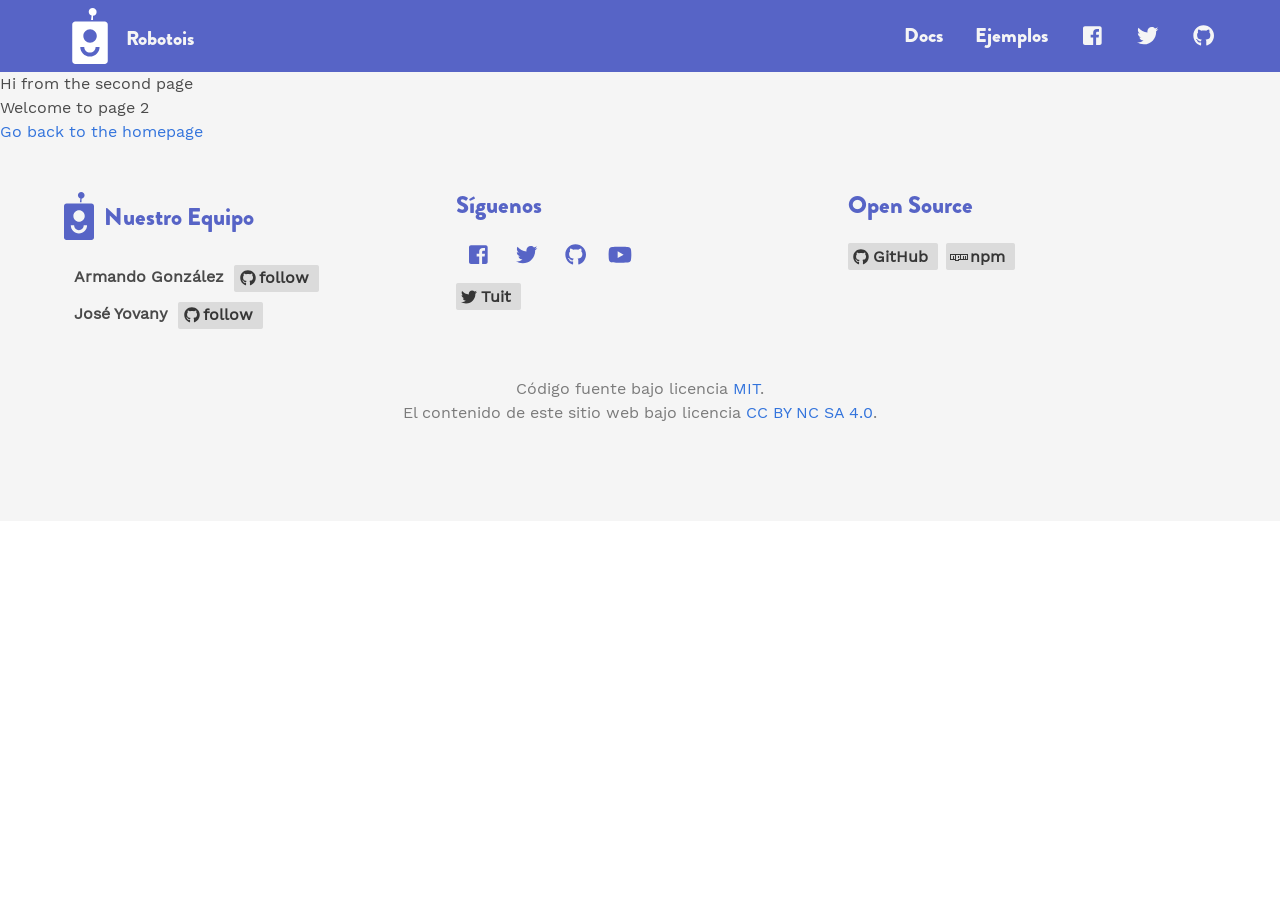
<file: page-2/index.html>
<!DOCTYPE html><html><head><meta charset="utf-8"/><meta http-equiv="x-ua-compatible" content="ie=edge"/><meta name="viewport" content="width=device-width, initial-scale=1, shrink-to-fit=no"/><link rel="preload" href="/component---src-layouts-index-js-a87cfaf93d9ff293ab9e.js" as="script"/><link rel="preload" href="/component---src-pages-page-2-js-814c3250cda4a015aef7.js" as="script"/><link rel="preload" href="/path---page-2-a0e39f21c11f6a62c5ab.js" as="script"/><link rel="preload" href="/app-e120cd428f52394d7632.js" as="script"/><link rel="preload" href="/commons-43211b24d1c1daae657e.js" as="script"/><style type="text/css">
    .anchor {
      float: left;
      padding-right: 4px;
      margin-left: -20px;
    }
    h1 .anchor svg,
    h2 .anchor svg,
    h3 .anchor svg,
    h4 .anchor svg,
    h5 .anchor svg,
    h6 .anchor svg {
      visibility: hidden;
    }
    h1:hover .anchor svg,
    h2:hover .anchor svg,
    h3:hover .anchor svg,
    h4:hover .anchor svg,
    h5:hover .anchor svg,
    h6:hover .anchor svg {
      visibility: visible;
    }
  </style><script>
    document.addEventListener("DOMContentLoaded", function(event) {
      var hash = window.decodeURI(location.hash.replace('#', ''))
      if (hash !== '') {
        var element = document.getElementById(hash)
        if (element) {
          var offset = element.offsetTop
          // Wait for the browser to finish rendering before scrolling.
          setTimeout((function() {
            window.scrollTo(0, offset - 0)
          }), 0)
        }
      }
    })
  </script><title data-react-helmet="true">Robotois Aprende Programa Construye</title><meta data-react-helmet="true" name="description" content="Sample"/><meta data-react-helmet="true" name="keywords" content="sample, something"/><style id="gatsby-inlined-css">/*! bulma.io v0.6.2 | MIT License | github.com/jgthms/bulma */@keyframes spinAround{0%{transform:rotate(0deg)}to{transform:rotate(359deg)}}

/*! minireset.css v0.0.2 | MIT License | github.com/jgthms/minireset.css */blockquote,body,dd,dl,dt,fieldset,figure,h1,h2,h3,h4,h5,h6,hr,html,iframe,legend,li,ol,p,pre,textarea,ul{margin:0;padding:0}h1,h2,h3,h4,h5,h6{font-size:100%;font-weight:400}ul{list-style:none}button,input,select,textarea{margin:0}html{box-sizing:border-box}*,:after,:before{box-sizing:inherit}audio,embed,img,object,video{max-width:100%}iframe{border:0}table{border-collapse:collapse;border-spacing:0}td,th{padding:0;text-align:left}html{background-color:#fff;font-size:16px;-moz-osx-font-smoothing:grayscale;-webkit-font-smoothing:antialiased;min-width:300px;overflow-x:hidden;overflow-y:scroll;text-rendering:optimizeLegibility;text-size-adjust:100%}article,aside,figure,footer,header,hgroup,section{display:block}body,button,input,select,textarea{font-family:BlinkMacSystemFont,-apple-system,Segoe UI,Roboto,Oxygen,Ubuntu,Cantarell,Fira Sans,Droid Sans,Helvetica Neue,Helvetica,Arial,sans-serif}code,pre{-moz-osx-font-smoothing:auto;-webkit-font-smoothing:auto;font-family:monospace}body{color:#4a4a4a;font-size:1rem;font-weight:400;line-height:1.5}a{color:#3273dc;cursor:pointer;text-decoration:none}a strong{color:currentColor}a:hover{color:#363636}code{background-color:#f5f5f5;color:#ff3860;font-size:.875em;font-weight:400;padding:.25em .5em}hr{background-color:#dbdbdb;border:none;display:block;height:1px;margin:1.5rem 0}img{height:auto;max-width:100%}input[type=checkbox],input[type=radio]{vertical-align:baseline}small{font-size:.875em}span{font-style:inherit;font-weight:inherit}strong{color:#363636;font-weight:700}pre{-webkit-overflow-scrolling:touch;background-color:#f5f5f5;color:#4a4a4a;font-size:.875em;overflow-x:auto;padding:1.25rem 1.5rem;white-space:pre;word-wrap:normal}pre code{background-color:transparent;color:currentColor;font-size:1em;padding:0}table td,table th{text-align:left;vertical-align:top}table th{color:#363636}.is-clearfix:after{clear:both;content:" ";display:table}.is-pulled-left{float:left!important}.is-pulled-right{float:right!important}.is-clipped{overflow:hidden!important}.is-overlay{bottom:0;left:0;position:absolute;right:0;top:0}.is-size-1{font-size:3rem!important}.is-size-2{font-size:2.5rem!important}.is-size-3{font-size:2rem!important}.is-size-4,.markdown h2,.subtitle{font-size:1.5rem!important}.is-size-5,.markdown .gatsby-highlight,.tois-menu{font-size:1.25rem!important}.is-size-6,body{font-size:1rem!important}.is-size-7{font-size:.75rem!important}@media screen and (max-width:768px){.is-size-1-mobile{font-size:3rem!important}.is-size-2-mobile{font-size:2.5rem!important}.is-size-3-mobile{font-size:2rem!important}.is-size-4-mobile{font-size:1.5rem!important}.is-size-5-mobile{font-size:1.25rem!important}.is-size-6-mobile{font-size:1rem!important}.is-size-7-mobile{font-size:.75rem!important}}@media print,screen and (min-width:769px){.is-size-1-tablet{font-size:3rem!important}.is-size-2-tablet{font-size:2.5rem!important}.is-size-3-tablet{font-size:2rem!important}.is-size-4-tablet{font-size:1.5rem!important}.is-size-5-tablet{font-size:1.25rem!important}.is-size-6-tablet{font-size:1rem!important}.is-size-7-tablet{font-size:.75rem!important}}@media screen and (max-width:1023px){.is-size-1-touch{font-size:3rem!important}.is-size-2-touch{font-size:2.5rem!important}.is-size-3-touch{font-size:2rem!important}.is-size-4-touch{font-size:1.5rem!important}.is-size-5-touch{font-size:1.25rem!important}.is-size-6-touch{font-size:1rem!important}.is-size-7-touch{font-size:.75rem!important}}@media screen and (min-width:1024px){.is-size-1-desktop{font-size:3rem!important}.is-size-2-desktop{font-size:2.5rem!important}.is-size-3-desktop{font-size:2rem!important}.is-size-4-desktop{font-size:1.5rem!important}.is-size-5-desktop{font-size:1.25rem!important}.is-size-6-desktop{font-size:1rem!important}.is-size-7-desktop{font-size:.75rem!important}}@media screen and (min-width:1216px){.is-size-1-widescreen{font-size:3rem!important}.is-size-2-widescreen{font-size:2.5rem!important}.is-size-3-widescreen{font-size:2rem!important}.is-size-4-widescreen{font-size:1.5rem!important}.is-size-5-widescreen{font-size:1.25rem!important}.is-size-6-widescreen{font-size:1rem!important}.is-size-7-widescreen{font-size:.75rem!important}}@media screen and (min-width:1408px){.is-size-1-fullhd{font-size:3rem!important}.is-size-2-fullhd{font-size:2.5rem!important}.is-size-3-fullhd{font-size:2rem!important}.is-size-4-fullhd{font-size:1.5rem!important}.is-size-5-fullhd{font-size:1.25rem!important}.is-size-6-fullhd{font-size:1rem!important}.is-size-7-fullhd{font-size:.75rem!important}}.has-text-centered{text-align:center!important}@media screen and (max-width:768px){.has-text-centered-mobile{text-align:center!important}}@media print,screen and (min-width:769px){.has-text-centered-tablet{text-align:center!important}}@media screen and (min-width:769px) and (max-width:1023px){.has-text-centered-tablet-only{text-align:center!important}}@media screen and (max-width:1023px){.has-text-centered-touch{text-align:center!important}}@media screen and (min-width:1024px){.has-text-centered-desktop{text-align:center!important}}@media screen and (min-width:1024px) and (max-width:1215px){.has-text-centered-desktop-only{text-align:center!important}}@media screen and (min-width:1216px){.has-text-centered-widescreen{text-align:center!important}}@media screen and (min-width:1216px) and (max-width:1407px){.has-text-centered-widescreen-only{text-align:center!important}}@media screen and (min-width:1408px){.has-text-centered-fullhd{text-align:center!important}}.has-text-justified{text-align:justify!important}@media screen and (max-width:768px){.has-text-justified-mobile{text-align:justify!important}}@media print,screen and (min-width:769px){.has-text-justified-tablet{text-align:justify!important}}@media screen and (min-width:769px) and (max-width:1023px){.has-text-justified-tablet-only{text-align:justify!important}}@media screen and (max-width:1023px){.has-text-justified-touch{text-align:justify!important}}@media screen and (min-width:1024px){.has-text-justified-desktop{text-align:justify!important}}@media screen and (min-width:1024px) and (max-width:1215px){.has-text-justified-desktop-only{text-align:justify!important}}@media screen and (min-width:1216px){.has-text-justified-widescreen{text-align:justify!important}}@media screen and (min-width:1216px) and (max-width:1407px){.has-text-justified-widescreen-only{text-align:justify!important}}@media screen and (min-width:1408px){.has-text-justified-fullhd{text-align:justify!important}}.has-text-left{text-align:left!important}@media screen and (max-width:768px){.has-text-left-mobile{text-align:left!important}}@media print,screen and (min-width:769px){.has-text-left-tablet{text-align:left!important}}@media screen and (min-width:769px) and (max-width:1023px){.has-text-left-tablet-only{text-align:left!important}}@media screen and (max-width:1023px){.has-text-left-touch{text-align:left!important}}@media screen and (min-width:1024px){.has-text-left-desktop{text-align:left!important}}@media screen and (min-width:1024px) and (max-width:1215px){.has-text-left-desktop-only{text-align:left!important}}@media screen and (min-width:1216px){.has-text-left-widescreen{text-align:left!important}}@media screen and (min-width:1216px) and (max-width:1407px){.has-text-left-widescreen-only{text-align:left!important}}@media screen and (min-width:1408px){.has-text-left-fullhd{text-align:left!important}}.has-text-right{text-align:right!important}@media screen and (max-width:768px){.has-text-right-mobile{text-align:right!important}}@media print,screen and (min-width:769px){.has-text-right-tablet{text-align:right!important}}@media screen and (min-width:769px) and (max-width:1023px){.has-text-right-tablet-only{text-align:right!important}}@media screen and (max-width:1023px){.has-text-right-touch{text-align:right!important}}@media screen and (min-width:1024px){.has-text-right-desktop{text-align:right!important}}@media screen and (min-width:1024px) and (max-width:1215px){.has-text-right-desktop-only{text-align:right!important}}@media screen and (min-width:1216px){.has-text-right-widescreen{text-align:right!important}}@media screen and (min-width:1216px) and (max-width:1407px){.has-text-right-widescreen-only{text-align:right!important}}@media screen and (min-width:1408px){.has-text-right-fullhd{text-align:right!important}}.is-capitalized{text-transform:capitalize!important}.is-lowercase{text-transform:lowercase!important}.is-uppercase{text-transform:uppercase!important}.is-italic{font-style:italic!important}.has-text-white{color:#fff!important}a.has-text-white:focus,a.has-text-white:hover{color:#e6e6e6!important}.has-text-black{color:#0a0a0a!important}a.has-text-black:focus,a.has-text-black:hover{color:#000!important}.has-text-light{color:#f5f5f5!important}a.has-text-light:focus,a.has-text-light:hover{color:#dbdbdb!important}.has-text-dark{color:#363636!important}a.has-text-dark:focus,a.has-text-dark:hover{color:#1c1c1c!important}.has-text-primary{color:#00d1b2!important}a.has-text-primary:focus,a.has-text-primary:hover{color:#009e86!important}.has-text-link{color:#3273dc!important}a.has-text-link:focus,a.has-text-link:hover{color:#205bbc!important}.has-text-info{color:#209cee!important}a.has-text-info:focus,a.has-text-info:hover{color:#0f81cc!important}.has-text-success{color:#23d160!important}a.has-text-success:focus,a.has-text-success:hover{color:#1ca64c!important}.has-text-warning{color:#ffdd57!important}a.has-text-warning:focus,a.has-text-warning:hover{color:#ffd324!important}.has-text-danger{color:#ff3860!important}a.has-text-danger:focus,a.has-text-danger:hover{color:#ff0537!important}.has-text-black-bis{color:#121212!important}.has-text-black-ter{color:#242424!important}.has-text-grey-darker{color:#363636!important}.has-text-grey-dark,.markdown p{color:#4a4a4a!important}.has-text-grey{color:#7a7a7a!important}.has-text-grey-light{color:#b5b5b5!important}.has-text-grey-lighter{color:#dbdbdb!important}.has-text-white-ter{color:#f5f5f5!important}.has-text-white-bis{color:#fafafa!important}.has-text-weight-light{font-weight:300!important}.has-text-weight-normal{font-weight:400!important}.has-text-weight-semibold{font-weight:600!important}.has-text-weight-bold{font-weight:700!important}.is-block{display:block!important}@media screen and (max-width:768px){.is-block-mobile{display:block!important}}@media print,screen and (min-width:769px){.is-block-tablet{display:block!important}}@media screen and (min-width:769px) and (max-width:1023px){.is-block-tablet-only{display:block!important}}@media screen and (max-width:1023px){.is-block-touch{display:block!important}}@media screen and (min-width:1024px){.is-block-desktop{display:block!important}}@media screen and (min-width:1024px) and (max-width:1215px){.is-block-desktop-only{display:block!important}}@media screen and (min-width:1216px){.is-block-widescreen{display:block!important}}@media screen and (min-width:1216px) and (max-width:1407px){.is-block-widescreen-only{display:block!important}}@media screen and (min-width:1408px){.is-block-fullhd{display:block!important}}.is-flex{display:flex!important}@media screen and (max-width:768px){.is-flex-mobile{display:flex!important}}@media print,screen and (min-width:769px){.is-flex-tablet{display:flex!important}}@media screen and (min-width:769px) and (max-width:1023px){.is-flex-tablet-only{display:flex!important}}@media screen and (max-width:1023px){.is-flex-touch{display:flex!important}}@media screen and (min-width:1024px){.is-flex-desktop{display:flex!important}}@media screen and (min-width:1024px) and (max-width:1215px){.is-flex-desktop-only{display:flex!important}}@media screen and (min-width:1216px){.is-flex-widescreen{display:flex!important}}@media screen and (min-width:1216px) and (max-width:1407px){.is-flex-widescreen-only{display:flex!important}}@media screen and (min-width:1408px){.is-flex-fullhd{display:flex!important}}.is-inline{display:inline!important}@media screen and (max-width:768px){.is-inline-mobile{display:inline!important}}@media print,screen and (min-width:769px){.is-inline-tablet{display:inline!important}}@media screen and (min-width:769px) and (max-width:1023px){.is-inline-tablet-only{display:inline!important}}@media screen and (max-width:1023px){.is-inline-touch{display:inline!important}}@media screen and (min-width:1024px){.is-inline-desktop{display:inline!important}}@media screen and (min-width:1024px) and (max-width:1215px){.is-inline-desktop-only{display:inline!important}}@media screen and (min-width:1216px){.is-inline-widescreen{display:inline!important}}@media screen and (min-width:1216px) and (max-width:1407px){.is-inline-widescreen-only{display:inline!important}}@media screen and (min-width:1408px){.is-inline-fullhd{display:inline!important}}.is-inline-block{display:inline-block!important}@media screen and (max-width:768px){.is-inline-block-mobile{display:inline-block!important}}@media print,screen and (min-width:769px){.is-inline-block-tablet{display:inline-block!important}}@media screen and (min-width:769px) and (max-width:1023px){.is-inline-block-tablet-only{display:inline-block!important}}@media screen and (max-width:1023px){.is-inline-block-touch{display:inline-block!important}}@media screen and (min-width:1024px){.is-inline-block-desktop{display:inline-block!important}}@media screen and (min-width:1024px) and (max-width:1215px){.is-inline-block-desktop-only{display:inline-block!important}}@media screen and (min-width:1216px){.is-inline-block-widescreen{display:inline-block!important}}@media screen and (min-width:1216px) and (max-width:1407px){.is-inline-block-widescreen-only{display:inline-block!important}}@media screen and (min-width:1408px){.is-inline-block-fullhd{display:inline-block!important}}.is-inline-flex{display:inline-flex!important}@media screen and (max-width:768px){.is-inline-flex-mobile{display:inline-flex!important}}@media print,screen and (min-width:769px){.is-inline-flex-tablet{display:inline-flex!important}}@media screen and (min-width:769px) and (max-width:1023px){.is-inline-flex-tablet-only{display:inline-flex!important}}@media screen and (max-width:1023px){.is-inline-flex-touch{display:inline-flex!important}}@media screen and (min-width:1024px){.is-inline-flex-desktop{display:inline-flex!important}}@media screen and (min-width:1024px) and (max-width:1215px){.is-inline-flex-desktop-only{display:inline-flex!important}}@media screen and (min-width:1216px){.is-inline-flex-widescreen{display:inline-flex!important}}@media screen and (min-width:1216px) and (max-width:1407px){.is-inline-flex-widescreen-only{display:inline-flex!important}}@media screen and (min-width:1408px){.is-inline-flex-fullhd{display:inline-flex!important}}.is-hidden{display:none!important}@media screen and (max-width:768px){.is-hidden-mobile{display:none!important}}@media print,screen and (min-width:769px){.is-hidden-tablet{display:none!important}}@media screen and (min-width:769px) and (max-width:1023px){.is-hidden-tablet-only{display:none!important}}@media screen and (max-width:1023px){.is-hidden-touch{display:none!important}}@media screen and (min-width:1024px){.is-hidden-desktop{display:none!important}}@media screen and (min-width:1024px) and (max-width:1215px){.is-hidden-desktop-only{display:none!important}}@media screen and (min-width:1216px){.is-hidden-widescreen{display:none!important}}@media screen and (min-width:1216px) and (max-width:1407px){.is-hidden-widescreen-only{display:none!important}}@media screen and (min-width:1408px){.is-hidden-fullhd{display:none!important}}.is-invisible{visibility:hidden!important}@media screen and (max-width:768px){.is-invisible-mobile{visibility:hidden!important}}@media print,screen and (min-width:769px){.is-invisible-tablet{visibility:hidden!important}}@media screen and (min-width:769px) and (max-width:1023px){.is-invisible-tablet-only{visibility:hidden!important}}@media screen and (max-width:1023px){.is-invisible-touch{visibility:hidden!important}}@media screen and (min-width:1024px){.is-invisible-desktop{visibility:hidden!important}}@media screen and (min-width:1024px) and (max-width:1215px){.is-invisible-desktop-only{visibility:hidden!important}}@media screen and (min-width:1216px){.is-invisible-widescreen{visibility:hidden!important}}@media screen and (min-width:1216px) and (max-width:1407px){.is-invisible-widescreen-only{visibility:hidden!important}}@media screen and (min-width:1408px){.is-invisible-fullhd{visibility:hidden!important}}.is-marginless{margin:0!important}.is-paddingless{padding:0!important}.is-radiusless{border-radius:0!important}.is-shadowless{box-shadow:none!important}.is-unselectable{-webkit-touch-callout:none;-webkit-user-select:none;-moz-user-select:none;-ms-user-select:none;user-select:none}.box{background-color:#fff;border-radius:5px;box-shadow:0 2px 3px hsla(0,0%,4%,.1),0 0 0 1px hsla(0,0%,4%,.1);color:#4a4a4a;display:block;padding:1.25rem}.box:not(:last-child){margin-bottom:1.5rem}a.box:focus,a.box:hover{box-shadow:0 2px 3px hsla(0,0%,4%,.1),0 0 0 1px #3273dc}a.box:active{box-shadow:inset 0 1px 2px hsla(0,0%,4%,.2),0 0 0 1px #3273dc}.button{-moz-appearance:none;-webkit-appearance:none;align-items:center;border:1px solid transparent;border-radius:3px;box-shadow:none;display:inline-flex;font-size:1rem;height:2.25em;justify-content:flex-start;line-height:1.5;padding-left:calc(.625em - 1px);padding-right:calc(.625em - 1px);position:relative;vertical-align:top;-webkit-touch-callout:none;-webkit-user-select:none;-moz-user-select:none;-ms-user-select:none;user-select:none;background-color:#fff;border-color:#dbdbdb;color:#363636;cursor:pointer;justify-content:center;padding:calc(.375em - 1px) .75em;text-align:center;white-space:nowrap}.button.hero-menu,.button.is-active,.button.is-focused,.button:active,.button:focus{outline:none}.button[disabled]{cursor:not-allowed}.button strong{color:inherit}.button .icon,.button .icon.is-large,.button .icon.is-medium,.button .icon.is-small{height:1.5em;width:1.5em}.button .icon:first-child:not(:last-child){margin-left:calc(-.375em - 1px);margin-right:.1875em}.button .icon:last-child:not(:first-child){margin-left:.1875em;margin-right:calc(-.375em - 1px)}.button .icon:first-child:last-child{margin-left:calc(-.375em - 1px);margin-right:calc(-.375em - 1px)}.button.is-hovered,.button:hover{border-color:#b5b5b5;color:#363636}.button.is-focused,.button:focus{border-color:#3273dc;color:#363636}.button.is-focused:not(:active),.button:focus:not(:active){box-shadow:0 0 0 .125em rgba(50,115,220,.25)}.button.hero-menu,.button.is-active,.button:active{border-color:#4a4a4a;color:#363636}.button.is-text{background-color:transparent;border-color:transparent;color:#4a4a4a;text-decoration:underline}.button.is-text.is-focused,.button.is-text.is-hovered,.button.is-text:focus,.button.is-text:hover{background-color:#f5f5f5;color:#363636}.button.is-text.hero-menu,.button.is-text.is-active,.button.is-text:active{background-color:#e8e8e8;color:#363636}.button.is-text[disabled]{background-color:transparent;border-color:transparent;box-shadow:none}.button.is-white{background-color:#fff;border-color:transparent;color:#0a0a0a}.button.is-white.is-hovered,.button.is-white:hover{background-color:#f9f9f9;border-color:transparent;color:#0a0a0a}.button.is-white.is-focused,.button.is-white:focus{border-color:transparent;color:#0a0a0a}.button.is-white.is-focused:not(:active),.button.is-white:focus:not(:active){box-shadow:0 0 0 .125em hsla(0,0%,100%,.25)}.button.is-white.hero-menu,.button.is-white.is-active,.button.is-white:active{background-color:#f2f2f2;border-color:transparent;color:#0a0a0a}.button.is-white[disabled]{background-color:#fff;border-color:transparent;box-shadow:none}.button.is-white.is-inverted{background-color:#0a0a0a;color:#fff}.button.is-white.is-inverted:hover{background-color:#000}.button.is-white.is-inverted[disabled]{background-color:#0a0a0a;border-color:transparent;box-shadow:none;color:#fff}.button.is-white.is-loading:after{border-color:transparent transparent #0a0a0a #0a0a0a!important}.button.is-white.is-outlined{background-color:transparent;border-color:#fff;color:#fff}.button.is-white.is-outlined:focus,.button.is-white.is-outlined:hover{background-color:#fff;border-color:#fff;color:#0a0a0a}.button.is-white.is-outlined.is-loading:after{border-color:transparent transparent #fff #fff!important}.button.is-white.is-outlined[disabled]{background-color:transparent;border-color:#fff;box-shadow:none;color:#fff}.button.is-white.is-inverted.is-outlined{background-color:transparent;border-color:#0a0a0a;color:#0a0a0a}.button.is-white.is-inverted.is-outlined:focus,.button.is-white.is-inverted.is-outlined:hover{background-color:#0a0a0a;color:#fff}.button.is-white.is-inverted.is-outlined[disabled]{background-color:transparent;border-color:#0a0a0a;box-shadow:none;color:#0a0a0a}.button.is-black{background-color:#0a0a0a;border-color:transparent;color:#fff}.button.is-black.is-hovered,.button.is-black:hover{background-color:#040404;border-color:transparent;color:#fff}.button.is-black.is-focused,.button.is-black:focus{border-color:transparent;color:#fff}.button.is-black.is-focused:not(:active),.button.is-black:focus:not(:active){box-shadow:0 0 0 .125em hsla(0,0%,4%,.25)}.button.is-black.hero-menu,.button.is-black.is-active,.button.is-black:active{background-color:#000;border-color:transparent;color:#fff}.button.is-black[disabled]{background-color:#0a0a0a;border-color:transparent;box-shadow:none}.button.is-black.is-inverted{background-color:#fff;color:#0a0a0a}.button.is-black.is-inverted:hover{background-color:#f2f2f2}.button.is-black.is-inverted[disabled]{background-color:#fff;border-color:transparent;box-shadow:none;color:#0a0a0a}.button.is-black.is-loading:after{border-color:transparent transparent #fff #fff!important}.button.is-black.is-outlined{background-color:transparent;border-color:#0a0a0a;color:#0a0a0a}.button.is-black.is-outlined:focus,.button.is-black.is-outlined:hover{background-color:#0a0a0a;border-color:#0a0a0a;color:#fff}.button.is-black.is-outlined.is-loading:after{border-color:transparent transparent #0a0a0a #0a0a0a!important}.button.is-black.is-outlined[disabled]{background-color:transparent;border-color:#0a0a0a;box-shadow:none;color:#0a0a0a}.button.is-black.is-inverted.is-outlined{background-color:transparent;border-color:#fff;color:#fff}.button.is-black.is-inverted.is-outlined:focus,.button.is-black.is-inverted.is-outlined:hover{background-color:#fff;color:#0a0a0a}.button.is-black.is-inverted.is-outlined[disabled]{background-color:transparent;border-color:#fff;box-shadow:none;color:#fff}.button.is-light{background-color:#f5f5f5;border-color:transparent;color:#363636}.button.is-light.is-hovered,.button.is-light:hover{background-color:#eee;border-color:transparent;color:#363636}.button.is-light.is-focused,.button.is-light:focus{border-color:transparent;color:#363636}.button.is-light.is-focused:not(:active),.button.is-light:focus:not(:active){box-shadow:0 0 0 .125em hsla(0,0%,96%,.25)}.button.is-light.hero-menu,.button.is-light.is-active,.button.is-light:active{background-color:#e8e8e8;border-color:transparent;color:#363636}.button.is-light[disabled]{background-color:#f5f5f5;border-color:transparent;box-shadow:none}.button.is-light.is-inverted{background-color:#363636;color:#f5f5f5}.button.is-light.is-inverted:hover{background-color:#292929}.button.is-light.is-inverted[disabled]{background-color:#363636;border-color:transparent;box-shadow:none;color:#f5f5f5}.button.is-light.is-loading:after{border-color:transparent transparent #363636 #363636!important}.button.is-light.is-outlined{background-color:transparent;border-color:#f5f5f5;color:#f5f5f5}.button.is-light.is-outlined:focus,.button.is-light.is-outlined:hover{background-color:#f5f5f5;border-color:#f5f5f5;color:#363636}.button.is-light.is-outlined.is-loading:after{border-color:transparent transparent #f5f5f5 #f5f5f5!important}.button.is-light.is-outlined[disabled]{background-color:transparent;border-color:#f5f5f5;box-shadow:none;color:#f5f5f5}.button.is-light.is-inverted.is-outlined{background-color:transparent;border-color:#363636;color:#363636}.button.is-light.is-inverted.is-outlined:focus,.button.is-light.is-inverted.is-outlined:hover{background-color:#363636;color:#f5f5f5}.button.is-light.is-inverted.is-outlined[disabled]{background-color:transparent;border-color:#363636;box-shadow:none;color:#363636}.button.is-dark{background-color:#363636;border-color:transparent;color:#f5f5f5}.button.is-dark.is-hovered,.button.is-dark:hover{background-color:#2f2f2f;border-color:transparent;color:#f5f5f5}.button.is-dark.is-focused,.button.is-dark:focus{border-color:transparent;color:#f5f5f5}.button.is-dark.is-focused:not(:active),.button.is-dark:focus:not(:active){box-shadow:0 0 0 .125em rgba(54,54,54,.25)}.button.is-dark.hero-menu,.button.is-dark.is-active,.button.is-dark:active{background-color:#292929;border-color:transparent;color:#f5f5f5}.button.is-dark[disabled]{background-color:#363636;border-color:transparent;box-shadow:none}.button.is-dark.is-inverted{background-color:#f5f5f5;color:#363636}.button.is-dark.is-inverted:hover{background-color:#e8e8e8}.button.is-dark.is-inverted[disabled]{background-color:#f5f5f5;border-color:transparent;box-shadow:none;color:#363636}.button.is-dark.is-loading:after{border-color:transparent transparent #f5f5f5 #f5f5f5!important}.button.is-dark.is-outlined{background-color:transparent;border-color:#363636;color:#363636}.button.is-dark.is-outlined:focus,.button.is-dark.is-outlined:hover{background-color:#363636;border-color:#363636;color:#f5f5f5}.button.is-dark.is-outlined.is-loading:after{border-color:transparent transparent #363636 #363636!important}.button.is-dark.is-outlined[disabled]{background-color:transparent;border-color:#363636;box-shadow:none;color:#363636}.button.is-dark.is-inverted.is-outlined{background-color:transparent;border-color:#f5f5f5;color:#f5f5f5}.button.is-dark.is-inverted.is-outlined:focus,.button.is-dark.is-inverted.is-outlined:hover{background-color:#f5f5f5;color:#363636}.button.is-dark.is-inverted.is-outlined[disabled]{background-color:transparent;border-color:#f5f5f5;box-shadow:none;color:#f5f5f5}.button.is-primary{background-color:#00d1b2;border-color:transparent;color:#fff}.button.is-primary.is-hovered,.button.is-primary:hover{background-color:#00c4a7;border-color:transparent;color:#fff}.button.is-primary.is-focused,.button.is-primary:focus{border-color:transparent;color:#fff}.button.is-primary.is-focused:not(:active),.button.is-primary:focus:not(:active){box-shadow:0 0 0 .125em rgba(0,209,178,.25)}.button.is-primary.hero-menu,.button.is-primary.is-active,.button.is-primary:active{background-color:#00b89c;border-color:transparent;color:#fff}.button.is-primary[disabled]{background-color:#00d1b2;border-color:transparent;box-shadow:none}.button.is-primary.is-inverted{background-color:#fff;color:#00d1b2}.button.is-primary.is-inverted:hover{background-color:#f2f2f2}.button.is-primary.is-inverted[disabled]{background-color:#fff;border-color:transparent;box-shadow:none;color:#00d1b2}.button.is-primary.is-loading:after{border-color:transparent transparent #fff #fff!important}.button.is-primary.is-outlined{background-color:transparent;border-color:#00d1b2;color:#00d1b2}.button.is-primary.is-outlined:focus,.button.is-primary.is-outlined:hover{background-color:#00d1b2;border-color:#00d1b2;color:#fff}.button.is-primary.is-outlined.is-loading:after{border-color:transparent transparent #00d1b2 #00d1b2!important}.button.is-primary.is-outlined[disabled]{background-color:transparent;border-color:#00d1b2;box-shadow:none;color:#00d1b2}.button.is-primary.is-inverted.is-outlined{background-color:transparent;border-color:#fff;color:#fff}.button.is-primary.is-inverted.is-outlined:focus,.button.is-primary.is-inverted.is-outlined:hover{background-color:#fff;color:#00d1b2}.button.is-primary.is-inverted.is-outlined[disabled]{background-color:transparent;border-color:#fff;box-shadow:none;color:#fff}.button.is-link{background-color:#3273dc;border-color:transparent;color:#fff}.button.is-link.is-hovered,.button.is-link:hover{background-color:#276cda;border-color:transparent;color:#fff}.button.is-link.is-focused,.button.is-link:focus{border-color:transparent;color:#fff}.button.is-link.is-focused:not(:active),.button.is-link:focus:not(:active){box-shadow:0 0 0 .125em rgba(50,115,220,.25)}.button.is-link.hero-menu,.button.is-link.is-active,.button.is-link:active{background-color:#2366d1;border-color:transparent;color:#fff}.button.is-link[disabled]{background-color:#3273dc;border-color:transparent;box-shadow:none}.button.is-link.is-inverted{background-color:#fff;color:#3273dc}.button.is-link.is-inverted:hover{background-color:#f2f2f2}.button.is-link.is-inverted[disabled]{background-color:#fff;border-color:transparent;box-shadow:none;color:#3273dc}.button.is-link.is-loading:after{border-color:transparent transparent #fff #fff!important}.button.is-link.is-outlined{background-color:transparent;border-color:#3273dc;color:#3273dc}.button.is-link.is-outlined:focus,.button.is-link.is-outlined:hover{background-color:#3273dc;border-color:#3273dc;color:#fff}.button.is-link.is-outlined.is-loading:after{border-color:transparent transparent #3273dc #3273dc!important}.button.is-link.is-outlined[disabled]{background-color:transparent;border-color:#3273dc;box-shadow:none;color:#3273dc}.button.is-link.is-inverted.is-outlined{background-color:transparent;border-color:#fff;color:#fff}.button.is-link.is-inverted.is-outlined:focus,.button.is-link.is-inverted.is-outlined:hover{background-color:#fff;color:#3273dc}.button.is-link.is-inverted.is-outlined[disabled]{background-color:transparent;border-color:#fff;box-shadow:none;color:#fff}.button.is-info{background-color:#209cee;border-color:transparent;color:#fff}.button.is-info.is-hovered,.button.is-info:hover{background-color:#1496ed;border-color:transparent;color:#fff}.button.is-info.is-focused,.button.is-info:focus{border-color:transparent;color:#fff}.button.is-info.is-focused:not(:active),.button.is-info:focus:not(:active){box-shadow:0 0 0 .125em rgba(32,156,238,.25)}.button.is-info.hero-menu,.button.is-info.is-active,.button.is-info:active{background-color:#118fe4;border-color:transparent;color:#fff}.button.is-info[disabled]{background-color:#209cee;border-color:transparent;box-shadow:none}.button.is-info.is-inverted{background-color:#fff;color:#209cee}.button.is-info.is-inverted:hover{background-color:#f2f2f2}.button.is-info.is-inverted[disabled]{background-color:#fff;border-color:transparent;box-shadow:none;color:#209cee}.button.is-info.is-loading:after{border-color:transparent transparent #fff #fff!important}.button.is-info.is-outlined{background-color:transparent;border-color:#209cee;color:#209cee}.button.is-info.is-outlined:focus,.button.is-info.is-outlined:hover{background-color:#209cee;border-color:#209cee;color:#fff}.button.is-info.is-outlined.is-loading:after{border-color:transparent transparent #209cee #209cee!important}.button.is-info.is-outlined[disabled]{background-color:transparent;border-color:#209cee;box-shadow:none;color:#209cee}.button.is-info.is-inverted.is-outlined{background-color:transparent;border-color:#fff;color:#fff}.button.is-info.is-inverted.is-outlined:focus,.button.is-info.is-inverted.is-outlined:hover{background-color:#fff;color:#209cee}.button.is-info.is-inverted.is-outlined[disabled]{background-color:transparent;border-color:#fff;box-shadow:none;color:#fff}.button.is-success{background-color:#23d160;border-color:transparent;color:#fff}.button.is-success.is-hovered,.button.is-success:hover{background-color:#22c65b;border-color:transparent;color:#fff}.button.is-success.is-focused,.button.is-success:focus{border-color:transparent;color:#fff}.button.is-success.is-focused:not(:active),.button.is-success:focus:not(:active){box-shadow:0 0 0 .125em rgba(35,209,96,.25)}.button.is-success.hero-menu,.button.is-success.is-active,.button.is-success:active{background-color:#20bc56;border-color:transparent;color:#fff}.button.is-success[disabled]{background-color:#23d160;border-color:transparent;box-shadow:none}.button.is-success.is-inverted{background-color:#fff;color:#23d160}.button.is-success.is-inverted:hover{background-color:#f2f2f2}.button.is-success.is-inverted[disabled]{background-color:#fff;border-color:transparent;box-shadow:none;color:#23d160}.button.is-success.is-loading:after{border-color:transparent transparent #fff #fff!important}.button.is-success.is-outlined{background-color:transparent;border-color:#23d160;color:#23d160}.button.is-success.is-outlined:focus,.button.is-success.is-outlined:hover{background-color:#23d160;border-color:#23d160;color:#fff}.button.is-success.is-outlined.is-loading:after{border-color:transparent transparent #23d160 #23d160!important}.button.is-success.is-outlined[disabled]{background-color:transparent;border-color:#23d160;box-shadow:none;color:#23d160}.button.is-success.is-inverted.is-outlined{background-color:transparent;border-color:#fff;color:#fff}.button.is-success.is-inverted.is-outlined:focus,.button.is-success.is-inverted.is-outlined:hover{background-color:#fff;color:#23d160}.button.is-success.is-inverted.is-outlined[disabled]{background-color:transparent;border-color:#fff;box-shadow:none;color:#fff}.button.is-warning,.markdown h2 code.button,.markdown p code.button{background-color:#ffdd57;border-color:transparent;color:rgba(0,0,0,.7)}.button.is-warning.is-hovered,.button.is-warning:hover,.markdown h2 code.button.is-hovered,.markdown h2 code.button:hover,.markdown p code.button.is-hovered,.markdown p code.button:hover{background-color:#ffdb4a;border-color:transparent;color:rgba(0,0,0,.7)}.button.is-warning.is-focused,.button.is-warning:focus,.markdown h2 code.button.is-focused,.markdown h2 code.button:focus,.markdown p code.button.is-focused,.markdown p code.button:focus{border-color:transparent;color:rgba(0,0,0,.7)}.button.is-warning.is-focused:not(:active),.button.is-warning:focus:not(:active),.markdown h2 code.button.is-focused:not(:active),.markdown h2 code.button:focus:not(:active),.markdown p code.button.is-focused:not(:active),.markdown p code.button:focus:not(:active){box-shadow:0 0 0 .125em rgba(255,221,87,.25)}.button.is-warning.hero-menu,.button.is-warning.is-active,.button.is-warning:active,.markdown h2 code.button.hero-menu,.markdown h2 code.button.is-active,.markdown h2 code.button:active,.markdown p code.button.hero-menu,.markdown p code.button.is-active,.markdown p code.button:active{background-color:#ffd83d;border-color:transparent;color:rgba(0,0,0,.7)}.button.is-warning[disabled],.markdown h2 code.button[disabled],.markdown p code.button[disabled]{background-color:#ffdd57;border-color:transparent;box-shadow:none}.button.is-warning.is-inverted,.markdown h2 code.button.is-inverted,.markdown p code.button.is-inverted{background-color:rgba(0,0,0,.7);color:#ffdd57}.button.is-warning.is-inverted:hover,.markdown h2 code.button.is-inverted:hover,.markdown p code.button.is-inverted:hover{background-color:rgba(0,0,0,.7)}.button.is-warning.is-inverted[disabled],.markdown h2 code.button.is-inverted[disabled],.markdown p code.button.is-inverted[disabled]{background-color:rgba(0,0,0,.7);border-color:transparent;box-shadow:none;color:#ffdd57}.button.is-warning.is-loading:after,.markdown h2 code.button.is-loading:after,.markdown p code.button.is-loading:after{border-color:transparent transparent rgba(0,0,0,.7) rgba(0,0,0,.7)!important}.button.is-warning.is-outlined,.markdown h2 code.button.is-outlined,.markdown p code.button.is-outlined{background-color:transparent;border-color:#ffdd57;color:#ffdd57}.button.is-warning.is-outlined:focus,.button.is-warning.is-outlined:hover,.markdown h2 code.button.is-outlined:focus,.markdown h2 code.button.is-outlined:hover,.markdown p code.button.is-outlined:focus,.markdown p code.button.is-outlined:hover{background-color:#ffdd57;border-color:#ffdd57;color:rgba(0,0,0,.7)}.button.is-warning.is-outlined.is-loading:after,.markdown h2 code.button.is-outlined.is-loading:after,.markdown p code.button.is-outlined.is-loading:after{border-color:transparent transparent #ffdd57 #ffdd57!important}.button.is-warning.is-outlined[disabled],.markdown h2 code.button.is-outlined[disabled],.markdown p code.button.is-outlined[disabled]{background-color:transparent;border-color:#ffdd57;box-shadow:none;color:#ffdd57}.button.is-warning.is-inverted.is-outlined,.markdown h2 code.button.is-inverted.is-outlined,.markdown p code.button.is-inverted.is-outlined{background-color:transparent;border-color:rgba(0,0,0,.7);color:rgba(0,0,0,.7)}.button.is-warning.is-inverted.is-outlined:focus,.button.is-warning.is-inverted.is-outlined:hover,.markdown h2 code.button.is-inverted.is-outlined:focus,.markdown h2 code.button.is-inverted.is-outlined:hover,.markdown p code.button.is-inverted.is-outlined:focus,.markdown p code.button.is-inverted.is-outlined:hover{background-color:rgba(0,0,0,.7);color:#ffdd57}.button.is-warning.is-inverted.is-outlined[disabled],.markdown h2 code.button.is-inverted.is-outlined[disabled],.markdown p code.button.is-inverted.is-outlined[disabled]{background-color:transparent;border-color:rgba(0,0,0,.7);box-shadow:none;color:rgba(0,0,0,.7)}.button.is-danger{background-color:#ff3860;border-color:transparent;color:#fff}.button.is-danger.is-hovered,.button.is-danger:hover{background-color:#ff2b56;border-color:transparent;color:#fff}.button.is-danger.is-focused,.button.is-danger:focus{border-color:transparent;color:#fff}.button.is-danger.is-focused:not(:active),.button.is-danger:focus:not(:active){box-shadow:0 0 0 .125em rgba(255,56,96,.25)}.button.is-danger.hero-menu,.button.is-danger.is-active,.button.is-danger:active{background-color:#ff1f4b;border-color:transparent;color:#fff}.button.is-danger[disabled]{background-color:#ff3860;border-color:transparent;box-shadow:none}.button.is-danger.is-inverted{background-color:#fff;color:#ff3860}.button.is-danger.is-inverted:hover{background-color:#f2f2f2}.button.is-danger.is-inverted[disabled]{background-color:#fff;border-color:transparent;box-shadow:none;color:#ff3860}.button.is-danger.is-loading:after{border-color:transparent transparent #fff #fff!important}.button.is-danger.is-outlined{background-color:transparent;border-color:#ff3860;color:#ff3860}.button.is-danger.is-outlined:focus,.button.is-danger.is-outlined:hover{background-color:#ff3860;border-color:#ff3860;color:#fff}.button.is-danger.is-outlined.is-loading:after{border-color:transparent transparent #ff3860 #ff3860!important}.button.is-danger.is-outlined[disabled]{background-color:transparent;border-color:#ff3860;box-shadow:none;color:#ff3860}.button.is-danger.is-inverted.is-outlined{background-color:transparent;border-color:#fff;color:#fff}.button.is-danger.is-inverted.is-outlined:focus,.button.is-danger.is-inverted.is-outlined:hover{background-color:#fff;color:#ff3860}.button.is-danger.is-inverted.is-outlined[disabled]{background-color:transparent;border-color:#fff;box-shadow:none;color:#fff}.button.is-small{border-radius:2px;font-size:.75rem}.button.is-medium{font-size:1.25rem}.button.is-large{font-size:1.5rem}.button[disabled]{background-color:#fff;border-color:#dbdbdb;box-shadow:none;opacity:.5}.button.is-fullwidth{display:flex;width:100%}.button.is-loading{color:transparent!important;pointer-events:none}.button.is-loading:after{animation:spinAround .5s infinite linear;border:2px solid #dbdbdb;border-radius:290486px;border-right-color:transparent;border-top-color:transparent;content:"";display:block;height:1em;position:relative;width:1em;position:absolute;left:calc(50% - 0.5em);top:calc(50% - 0.5em);position:absolute!important}.button.is-static{background-color:#f5f5f5;border-color:#dbdbdb;color:#7a7a7a;box-shadow:none;pointer-events:none}.button.is-rounded{border-radius:290486px;padding-left:1em;padding-right:1em}.buttons{align-items:center;display:flex;flex-wrap:wrap;justify-content:flex-start}.buttons .button{margin-bottom:.5rem}.buttons .button:not(:last-child){margin-right:.5rem}.buttons:last-child{margin-bottom:-.5rem}.buttons:not(:last-child){margin-bottom:1rem}.buttons.has-addons .button:not(:first-child){border-bottom-left-radius:0;border-top-left-radius:0}.buttons.has-addons .button:not(:last-child){border-bottom-right-radius:0;border-top-right-radius:0;margin-right:-1px}.buttons.has-addons .button:last-child{margin-right:0}.buttons.has-addons .button.is-hovered,.buttons.has-addons .button:hover{z-index:2}.buttons.has-addons .button.hero-menu,.buttons.has-addons .button.is-active,.buttons.has-addons .button.is-focused,.buttons.has-addons .button.is-selected,.buttons.has-addons .button:active,.buttons.has-addons .button:focus{z-index:3}.buttons.has-addons .button.hero-menu:hover,.buttons.has-addons .button.is-active:hover,.buttons.has-addons .button.is-focused:hover,.buttons.has-addons .button.is-selected:hover,.buttons.has-addons .button:active:hover,.buttons.has-addons .button:focus:hover{z-index:4}.buttons.is-centered{justify-content:center}.buttons.is-right{justify-content:flex-end}.container{margin:0 auto;position:relative}@media screen and (min-width:1024px){.container{max-width:960px;width:960px}.container.is-fluid{margin-left:32px;margin-right:32px;max-width:none;width:auto}}@media screen and (max-width:1215px){.container.is-widescreen{max-width:1152px;width:auto}}@media screen and (max-width:1407px){.container.is-fullhd{max-width:1344px;width:auto}}@media screen and (min-width:1216px){.container{max-width:1152px;width:1152px}}@media screen and (min-width:1408px){.container{max-width:1344px;width:1344px}}.content:not(:last-child){margin-bottom:1.5rem}.content li+li{margin-top:.25em}.content blockquote:not(:last-child),.content dl:not(:last-child),.content ol:not(:last-child),.content p:not(:last-child),.content pre:not(:last-child),.content table:not(:last-child),.content ul:not(:last-child){margin-bottom:1em}.content h1,.content h2,.content h3,.content h4,.content h5,.content h6{color:#363636;font-weight:400;line-height:1.125}.content h1{font-size:2em;margin-bottom:.5em}.content h1:not(:first-child){margin-top:1em}.content h2{font-size:1.75em;margin-bottom:.5714em}.content h2:not(:first-child){margin-top:1.1428em}.content h3{font-size:1.5em;margin-bottom:.6666em}.content h3:not(:first-child){margin-top:1.3333em}.content h4{font-size:1.25em;margin-bottom:.8em}.content h5{font-size:1.125em;margin-bottom:.8888em}.content h6{font-size:1em;margin-bottom:1em}.content blockquote{background-color:#f5f5f5;border-left:5px solid #dbdbdb;padding:1.25em 1.5em}.content ol{list-style:decimal outside}.content ol,.content ul{margin-left:2em;margin-top:1em}.content ul{list-style:disc outside}.content ul ul{list-style-type:circle;margin-top:.5em}.content ul ul ul{list-style-type:square}.content dd{margin-left:2em}.content figure{margin-left:2em;margin-right:2em;text-align:center}.content figure:not(:first-child){margin-top:2em}.content figure:not(:last-child){margin-bottom:2em}.content figure img{display:inline-block}.content figure figcaption{font-style:italic}.content pre{-webkit-overflow-scrolling:touch;overflow-x:auto;padding:1.25em 1.5em;white-space:pre;word-wrap:normal}.content sub,.content sup{font-size:75%}.content table{width:100%}.content table td,.content table th{border:1px solid #dbdbdb;border-width:0 0 1px;padding:.5em .75em;vertical-align:top}.content table th{color:#363636;text-align:left}.content table tr:hover{background-color:#f5f5f5}.content table thead td,.content table thead th{border-width:0 0 2px;color:#363636}.content table tfoot td,.content table tfoot th{border-width:2px 0 0;color:#363636}.content table tbody tr:last-child td,.content table tbody tr:last-child th{border-bottom-width:0}.content.is-small{font-size:.75rem}.content.is-medium{font-size:1.25rem}.content.is-large{font-size:1.5rem}.input,.textarea{-moz-appearance:none;-webkit-appearance:none;align-items:center;border:1px solid transparent;border-radius:3px;box-shadow:none;display:inline-flex;font-size:1rem;height:2.25em;justify-content:flex-start;line-height:1.5;padding:calc(.375em - 1px) calc(.625em - 1px);position:relative;vertical-align:top;background-color:#fff;border-color:#dbdbdb;color:#363636;box-shadow:inset 0 1px 2px hsla(0,0%,4%,.1);max-width:100%;width:100%}.input.hero-menu,.input.is-active,.input.is-focused,.input:active,.input:focus,.textarea.hero-menu,.textarea.is-active,.textarea.is-focused,.textarea:active,.textarea:focus{outline:none}.input[disabled],.textarea[disabled]{cursor:not-allowed}.input::-moz-placeholder,.textarea::-moz-placeholder{color:rgba(54,54,54,.3)}.input::-webkit-input-placeholder,.textarea::-webkit-input-placeholder{color:rgba(54,54,54,.3)}.input:-moz-placeholder,.textarea:-moz-placeholder{color:rgba(54,54,54,.3)}.input:-ms-input-placeholder,.textarea:-ms-input-placeholder{color:rgba(54,54,54,.3)}.input.is-hovered,.input:hover,.textarea.is-hovered,.textarea:hover{border-color:#b5b5b5}.input.hero-menu,.input.is-active,.input.is-focused,.input:active,.input:focus,.textarea.hero-menu,.textarea.is-active,.textarea.is-focused,.textarea:active,.textarea:focus{border-color:#3273dc;box-shadow:0 0 0 .125em rgba(50,115,220,.25)}.input[disabled],.textarea[disabled]{background-color:#f5f5f5;border-color:#f5f5f5;box-shadow:none;color:#7a7a7a}.input[disabled]::-moz-placeholder,.textarea[disabled]::-moz-placeholder{color:hsla(0,0%,48%,.3)}.input[disabled]::-webkit-input-placeholder,.textarea[disabled]::-webkit-input-placeholder{color:hsla(0,0%,48%,.3)}.input[disabled]:-moz-placeholder,.textarea[disabled]:-moz-placeholder{color:hsla(0,0%,48%,.3)}.input[disabled]:-ms-input-placeholder,.textarea[disabled]:-ms-input-placeholder{color:hsla(0,0%,48%,.3)}.input[readonly],.textarea[readonly]{box-shadow:none}.input.is-white,.textarea.is-white{border-color:#fff}.input.is-white.hero-menu,.input.is-white.is-active,.input.is-white.is-focused,.input.is-white:active,.input.is-white:focus,.textarea.is-white.hero-menu,.textarea.is-white.is-active,.textarea.is-white.is-focused,.textarea.is-white:active,.textarea.is-white:focus{box-shadow:0 0 0 .125em hsla(0,0%,100%,.25)}.input.is-black,.textarea.is-black{border-color:#0a0a0a}.input.is-black.hero-menu,.input.is-black.is-active,.input.is-black.is-focused,.input.is-black:active,.input.is-black:focus,.textarea.is-black.hero-menu,.textarea.is-black.is-active,.textarea.is-black.is-focused,.textarea.is-black:active,.textarea.is-black:focus{box-shadow:0 0 0 .125em hsla(0,0%,4%,.25)}.input.is-light,.textarea.is-light{border-color:#f5f5f5}.input.is-light.hero-menu,.input.is-light.is-active,.input.is-light.is-focused,.input.is-light:active,.input.is-light:focus,.textarea.is-light.hero-menu,.textarea.is-light.is-active,.textarea.is-light.is-focused,.textarea.is-light:active,.textarea.is-light:focus{box-shadow:0 0 0 .125em hsla(0,0%,96%,.25)}.input.is-dark,.textarea.is-dark{border-color:#363636}.input.is-dark.hero-menu,.input.is-dark.is-active,.input.is-dark.is-focused,.input.is-dark:active,.input.is-dark:focus,.textarea.is-dark.hero-menu,.textarea.is-dark.is-active,.textarea.is-dark.is-focused,.textarea.is-dark:active,.textarea.is-dark:focus{box-shadow:0 0 0 .125em rgba(54,54,54,.25)}.input.is-primary,.textarea.is-primary{border-color:#00d1b2}.input.is-primary.hero-menu,.input.is-primary.is-active,.input.is-primary.is-focused,.input.is-primary:active,.input.is-primary:focus,.textarea.is-primary.hero-menu,.textarea.is-primary.is-active,.textarea.is-primary.is-focused,.textarea.is-primary:active,.textarea.is-primary:focus{box-shadow:0 0 0 .125em rgba(0,209,178,.25)}.input.is-link,.textarea.is-link{border-color:#3273dc}.input.is-link.hero-menu,.input.is-link.is-active,.input.is-link.is-focused,.input.is-link:active,.input.is-link:focus,.textarea.is-link.hero-menu,.textarea.is-link.is-active,.textarea.is-link.is-focused,.textarea.is-link:active,.textarea.is-link:focus{box-shadow:0 0 0 .125em rgba(50,115,220,.25)}.input.is-info,.textarea.is-info{border-color:#209cee}.input.is-info.hero-menu,.input.is-info.is-active,.input.is-info.is-focused,.input.is-info:active,.input.is-info:focus,.textarea.is-info.hero-menu,.textarea.is-info.is-active,.textarea.is-info.is-focused,.textarea.is-info:active,.textarea.is-info:focus{box-shadow:0 0 0 .125em rgba(32,156,238,.25)}.input.is-success,.textarea.is-success{border-color:#23d160}.input.is-success.hero-menu,.input.is-success.is-active,.input.is-success.is-focused,.input.is-success:active,.input.is-success:focus,.textarea.is-success.hero-menu,.textarea.is-success.is-active,.textarea.is-success.is-focused,.textarea.is-success:active,.textarea.is-success:focus{box-shadow:0 0 0 .125em rgba(35,209,96,.25)}.input.is-warning,.markdown h2 code.input,.markdown h2 code.textarea,.markdown p code.input,.markdown p code.textarea,.textarea.is-warning{border-color:#ffdd57}.input.is-warning.hero-menu,.input.is-warning.is-active,.input.is-warning.is-focused,.input.is-warning:active,.input.is-warning:focus,.markdown h2 code.input.hero-menu,.markdown h2 code.input.is-active,.markdown h2 code.input.is-focused,.markdown h2 code.input:active,.markdown h2 code.input:focus,.markdown h2 code.textarea.hero-menu,.markdown h2 code.textarea.is-active,.markdown h2 code.textarea.is-focused,.markdown h2 code.textarea:active,.markdown h2 code.textarea:focus,.markdown p code.input.hero-menu,.markdown p code.input.is-active,.markdown p code.input.is-focused,.markdown p code.input:active,.markdown p code.input:focus,.markdown p code.textarea.hero-menu,.markdown p code.textarea.is-active,.markdown p code.textarea.is-focused,.markdown p code.textarea:active,.markdown p code.textarea:focus,.textarea.is-warning.hero-menu,.textarea.is-warning.is-active,.textarea.is-warning.is-focused,.textarea.is-warning:active,.textarea.is-warning:focus{box-shadow:0 0 0 .125em rgba(255,221,87,.25)}.input.is-danger,.textarea.is-danger{border-color:#ff3860}.input.is-danger.hero-menu,.input.is-danger.is-active,.input.is-danger.is-focused,.input.is-danger:active,.input.is-danger:focus,.textarea.is-danger.hero-menu,.textarea.is-danger.is-active,.textarea.is-danger.is-focused,.textarea.is-danger:active,.textarea.is-danger:focus{box-shadow:0 0 0 .125em rgba(255,56,96,.25)}.input.is-small,.textarea.is-small{border-radius:2px;font-size:.75rem}.input.is-medium,.textarea.is-medium{font-size:1.25rem}.input.is-large,.textarea.is-large{font-size:1.5rem}.input.is-fullwidth,.textarea.is-fullwidth{display:block;width:100%}.input.is-inline,.textarea.is-inline{display:inline;width:auto}.input.is-rounded{border-radius:290486px;padding-left:1em;padding-right:1em}.input.is-static{background-color:transparent;border-color:transparent;box-shadow:none;padding-left:0;padding-right:0}.textarea{display:block;max-width:100%;min-width:100%;padding:.625em;resize:vertical}.textarea:not([rows]){max-height:600px;min-height:120px}.textarea[rows]{height:unset}.textarea.has-fixed-size{resize:none}.checkbox,.radio{cursor:pointer;display:inline-block;line-height:1.25;position:relative}.checkbox input,.radio input{cursor:pointer}.checkbox:hover,.radio:hover{color:#363636}.checkbox[disabled],.radio[disabled]{color:#7a7a7a;cursor:not-allowed}.radio+.radio{margin-left:.5em}.select{display:inline-block;max-width:100%;position:relative;vertical-align:top}.select:not(.is-multiple){height:2.25em}.select:not(.is-multiple):after{border:1px solid #3273dc;border-right:0;border-top:0;content:" ";display:block;height:.5em;pointer-events:none;position:absolute;transform:rotate(-45deg);transform-origin:center;width:.5em;margin-top:-.375em;right:1.125em;top:50%;z-index:4}.select.is-rounded select{border-radius:290486px;padding-left:1em}.select select{-moz-appearance:none;-webkit-appearance:none;align-items:center;border:1px solid transparent;border-radius:3px;box-shadow:none;display:inline-flex;font-size:1rem;height:2.25em;justify-content:flex-start;line-height:1.5;padding:calc(.375em - 1px) calc(.625em - 1px);position:relative;vertical-align:top;background-color:#fff;border-color:#dbdbdb;color:#363636;cursor:pointer;display:block;font-size:1em;max-width:100%;outline:none}.select select.hero-menu,.select select.is-active,.select select.is-focused,.select select:active,.select select:focus{outline:none}.select select[disabled]{cursor:not-allowed}.select select::-moz-placeholder{color:rgba(54,54,54,.3)}.select select::-webkit-input-placeholder{color:rgba(54,54,54,.3)}.select select:-moz-placeholder{color:rgba(54,54,54,.3)}.select select:-ms-input-placeholder{color:rgba(54,54,54,.3)}.select select.is-hovered,.select select:hover{border-color:#b5b5b5}.select select.hero-menu,.select select.is-active,.select select.is-focused,.select select:active,.select select:focus{border-color:#3273dc;box-shadow:0 0 0 .125em rgba(50,115,220,.25)}.select select[disabled]{background-color:#f5f5f5;border-color:#f5f5f5;box-shadow:none;color:#7a7a7a}.select select[disabled]::-moz-placeholder{color:hsla(0,0%,48%,.3)}.select select[disabled]::-webkit-input-placeholder{color:hsla(0,0%,48%,.3)}.select select[disabled]:-moz-placeholder{color:hsla(0,0%,48%,.3)}.select select[disabled]:-ms-input-placeholder{color:hsla(0,0%,48%,.3)}.select select::-ms-expand{display:none}.select select[disabled]:hover{border-color:#f5f5f5}.select select:not([multiple]){padding-right:2.5em}.select select[multiple]{height:unset;padding:0}.select select[multiple] option{padding:.5em 1em}.select:hover:after{border-color:#363636}.select.is-white select{border-color:#fff}.select.is-white select.hero-menu,.select.is-white select.is-active,.select.is-white select.is-focused,.select.is-white select:active,.select.is-white select:focus{box-shadow:0 0 0 .125em hsla(0,0%,100%,.25)}.select.is-black select{border-color:#0a0a0a}.select.is-black select.hero-menu,.select.is-black select.is-active,.select.is-black select.is-focused,.select.is-black select:active,.select.is-black select:focus{box-shadow:0 0 0 .125em hsla(0,0%,4%,.25)}.select.is-light select{border-color:#f5f5f5}.select.is-light select.hero-menu,.select.is-light select.is-active,.select.is-light select.is-focused,.select.is-light select:active,.select.is-light select:focus{box-shadow:0 0 0 .125em hsla(0,0%,96%,.25)}.select.is-dark select{border-color:#363636}.select.is-dark select.hero-menu,.select.is-dark select.is-active,.select.is-dark select.is-focused,.select.is-dark select:active,.select.is-dark select:focus{box-shadow:0 0 0 .125em rgba(54,54,54,.25)}.select.is-primary select{border-color:#00d1b2}.select.is-primary select.hero-menu,.select.is-primary select.is-active,.select.is-primary select.is-focused,.select.is-primary select:active,.select.is-primary select:focus{box-shadow:0 0 0 .125em rgba(0,209,178,.25)}.select.is-link select{border-color:#3273dc}.select.is-link select.hero-menu,.select.is-link select.is-active,.select.is-link select.is-focused,.select.is-link select:active,.select.is-link select:focus{box-shadow:0 0 0 .125em rgba(50,115,220,.25)}.select.is-info select{border-color:#209cee}.select.is-info select.hero-menu,.select.is-info select.is-active,.select.is-info select.is-focused,.select.is-info select:active,.select.is-info select:focus{box-shadow:0 0 0 .125em rgba(32,156,238,.25)}.select.is-success select{border-color:#23d160}.select.is-success select.hero-menu,.select.is-success select.is-active,.select.is-success select.is-focused,.select.is-success select:active,.select.is-success select:focus{box-shadow:0 0 0 .125em rgba(35,209,96,.25)}.markdown h2 code.select select,.markdown p code.select select,.select.is-warning select{border-color:#ffdd57}.markdown h2 code.select select.hero-menu,.markdown h2 code.select select.is-active,.markdown h2 code.select select.is-focused,.markdown h2 code.select select:active,.markdown h2 code.select select:focus,.markdown p code.select select.hero-menu,.markdown p code.select select.is-active,.markdown p code.select select.is-focused,.markdown p code.select select:active,.markdown p code.select select:focus,.select.is-warning select.hero-menu,.select.is-warning select.is-active,.select.is-warning select.is-focused,.select.is-warning select:active,.select.is-warning select:focus{box-shadow:0 0 0 .125em rgba(255,221,87,.25)}.select.is-danger select{border-color:#ff3860}.select.is-danger select.hero-menu,.select.is-danger select.is-active,.select.is-danger select.is-focused,.select.is-danger select:active,.select.is-danger select:focus{box-shadow:0 0 0 .125em rgba(255,56,96,.25)}.select.is-small{border-radius:2px;font-size:.75rem}.select.is-medium{font-size:1.25rem}.select.is-large{font-size:1.5rem}.select.is-disabled:after{border-color:#7a7a7a}.select.is-fullwidth,.select.is-fullwidth select{width:100%}.select.is-loading:after{animation:spinAround .5s infinite linear;border:2px solid #dbdbdb;border-radius:290486px;border-right-color:transparent;border-top-color:transparent;content:"";display:block;height:1em;position:relative;width:1em;margin-top:0;position:absolute;right:.625em;top:.625em;transform:none}.select.is-loading.is-small:after{font-size:.75rem}.select.is-loading.is-medium:after{font-size:1.25rem}.select.is-loading.is-large:after{font-size:1.5rem}.file{-webkit-touch-callout:none;-webkit-user-select:none;-moz-user-select:none;-ms-user-select:none;user-select:none;align-items:stretch;display:flex;justify-content:flex-start;position:relative}.file.is-white .file-cta{background-color:#fff;border-color:transparent;color:#0a0a0a}.file.is-white.is-hovered .file-cta,.file.is-white:hover .file-cta{background-color:#f9f9f9;border-color:transparent;color:#0a0a0a}.file.is-white.is-focused .file-cta,.file.is-white:focus .file-cta{border-color:transparent;box-shadow:0 0 .5em hsla(0,0%,100%,.25);color:#0a0a0a}.file.is-white.hero-menu .file-cta,.file.is-white.is-active .file-cta,.file.is-white:active .file-cta{background-color:#f2f2f2;border-color:transparent;color:#0a0a0a}.file.is-black .file-cta{background-color:#0a0a0a;border-color:transparent;color:#fff}.file.is-black.is-hovered .file-cta,.file.is-black:hover .file-cta{background-color:#040404;border-color:transparent;color:#fff}.file.is-black.is-focused .file-cta,.file.is-black:focus .file-cta{border-color:transparent;box-shadow:0 0 .5em hsla(0,0%,4%,.25);color:#fff}.file.is-black.hero-menu .file-cta,.file.is-black.is-active .file-cta,.file.is-black:active .file-cta{background-color:#000;border-color:transparent;color:#fff}.file.is-light .file-cta{background-color:#f5f5f5;border-color:transparent;color:#363636}.file.is-light.is-hovered .file-cta,.file.is-light:hover .file-cta{background-color:#eee;border-color:transparent;color:#363636}.file.is-light.is-focused .file-cta,.file.is-light:focus .file-cta{border-color:transparent;box-shadow:0 0 .5em hsla(0,0%,96%,.25);color:#363636}.file.is-light.hero-menu .file-cta,.file.is-light.is-active .file-cta,.file.is-light:active .file-cta{background-color:#e8e8e8;border-color:transparent;color:#363636}.file.is-dark .file-cta{background-color:#363636;border-color:transparent;color:#f5f5f5}.file.is-dark.is-hovered .file-cta,.file.is-dark:hover .file-cta{background-color:#2f2f2f;border-color:transparent;color:#f5f5f5}.file.is-dark.is-focused .file-cta,.file.is-dark:focus .file-cta{border-color:transparent;box-shadow:0 0 .5em rgba(54,54,54,.25);color:#f5f5f5}.file.is-dark.hero-menu .file-cta,.file.is-dark.is-active .file-cta,.file.is-dark:active .file-cta{background-color:#292929;border-color:transparent;color:#f5f5f5}.file.is-primary .file-cta{background-color:#00d1b2;border-color:transparent;color:#fff}.file.is-primary.is-hovered .file-cta,.file.is-primary:hover .file-cta{background-color:#00c4a7;border-color:transparent;color:#fff}.file.is-primary.is-focused .file-cta,.file.is-primary:focus .file-cta{border-color:transparent;box-shadow:0 0 .5em rgba(0,209,178,.25);color:#fff}.file.is-primary.hero-menu .file-cta,.file.is-primary.is-active .file-cta,.file.is-primary:active .file-cta{background-color:#00b89c;border-color:transparent;color:#fff}.file.is-link .file-cta{background-color:#3273dc;border-color:transparent;color:#fff}.file.is-link.is-hovered .file-cta,.file.is-link:hover .file-cta{background-color:#276cda;border-color:transparent;color:#fff}.file.is-link.is-focused .file-cta,.file.is-link:focus .file-cta{border-color:transparent;box-shadow:0 0 .5em rgba(50,115,220,.25);color:#fff}.file.is-link.hero-menu .file-cta,.file.is-link.is-active .file-cta,.file.is-link:active .file-cta{background-color:#2366d1;border-color:transparent;color:#fff}.file.is-info .file-cta{background-color:#209cee;border-color:transparent;color:#fff}.file.is-info.is-hovered .file-cta,.file.is-info:hover .file-cta{background-color:#1496ed;border-color:transparent;color:#fff}.file.is-info.is-focused .file-cta,.file.is-info:focus .file-cta{border-color:transparent;box-shadow:0 0 .5em rgba(32,156,238,.25);color:#fff}.file.is-info.hero-menu .file-cta,.file.is-info.is-active .file-cta,.file.is-info:active .file-cta{background-color:#118fe4;border-color:transparent;color:#fff}.file.is-success .file-cta{background-color:#23d160;border-color:transparent;color:#fff}.file.is-success.is-hovered .file-cta,.file.is-success:hover .file-cta{background-color:#22c65b;border-color:transparent;color:#fff}.file.is-success.is-focused .file-cta,.file.is-success:focus .file-cta{border-color:transparent;box-shadow:0 0 .5em rgba(35,209,96,.25);color:#fff}.file.is-success.hero-menu .file-cta,.file.is-success.is-active .file-cta,.file.is-success:active .file-cta{background-color:#20bc56;border-color:transparent;color:#fff}.file.is-warning .file-cta,.markdown h2 code.file .file-cta,.markdown p code.file .file-cta{background-color:#ffdd57;border-color:transparent;color:rgba(0,0,0,.7)}.file.is-warning.is-hovered .file-cta,.file.is-warning:hover .file-cta,.markdown h2 code.file.is-hovered .file-cta,.markdown h2 code.file:hover .file-cta,.markdown p code.file.is-hovered .file-cta,.markdown p code.file:hover .file-cta{background-color:#ffdb4a;border-color:transparent;color:rgba(0,0,0,.7)}.file.is-warning.is-focused .file-cta,.file.is-warning:focus .file-cta,.markdown h2 code.file.is-focused .file-cta,.markdown h2 code.file:focus .file-cta,.markdown p code.file.is-focused .file-cta,.markdown p code.file:focus .file-cta{border-color:transparent;box-shadow:0 0 .5em rgba(255,221,87,.25);color:rgba(0,0,0,.7)}.file.is-warning.hero-menu .file-cta,.file.is-warning.is-active .file-cta,.file.is-warning:active .file-cta,.markdown h2 code.file.hero-menu .file-cta,.markdown h2 code.file.is-active .file-cta,.markdown h2 code.file:active .file-cta,.markdown p code.file.hero-menu .file-cta,.markdown p code.file.is-active .file-cta,.markdown p code.file:active .file-cta{background-color:#ffd83d;border-color:transparent;color:rgba(0,0,0,.7)}.file.is-danger .file-cta{background-color:#ff3860;border-color:transparent;color:#fff}.file.is-danger.is-hovered .file-cta,.file.is-danger:hover .file-cta{background-color:#ff2b56;border-color:transparent;color:#fff}.file.is-danger.is-focused .file-cta,.file.is-danger:focus .file-cta{border-color:transparent;box-shadow:0 0 .5em rgba(255,56,96,.25);color:#fff}.file.is-danger.hero-menu .file-cta,.file.is-danger.is-active .file-cta,.file.is-danger:active .file-cta{background-color:#ff1f4b;border-color:transparent;color:#fff}.file.is-small{font-size:.75rem}.file.is-medium{font-size:1.25rem}.file.is-medium .file-icon .fa{font-size:21px}.file.is-large{font-size:1.5rem}.file.is-large .file-icon .fa{font-size:28px}.file.has-name .file-cta{border-bottom-right-radius:0;border-top-right-radius:0}.file.has-name .file-name{border-bottom-left-radius:0;border-top-left-radius:0}.file.has-name.is-empty .file-cta{border-radius:3px}.file.has-name.is-empty .file-name{display:none}.file.is-boxed .file-label{flex-direction:column}.file.is-boxed .file-cta{flex-direction:column;height:auto;padding:1em 3em}.file.is-boxed .file-name{border-width:0 1px 1px}.file.is-boxed .file-icon{height:1.5em;width:1.5em}.file.is-boxed .file-icon .fa{font-size:21px}.file.is-boxed.is-small .file-icon .fa{font-size:14px}.file.is-boxed.is-medium .file-icon .fa{font-size:28px}.file.is-boxed.is-large .file-icon .fa{font-size:35px}.file.is-boxed.has-name .file-cta{border-radius:3px 3px 0 0}.file.is-boxed.has-name .file-name{border-radius:0 0 3px 3px;border-width:0 1px 1px}.file.is-centered{justify-content:center}.file.is-fullwidth .file-label{width:100%}.file.is-fullwidth .file-name{flex-grow:1;max-width:none}.file.is-right{justify-content:flex-end}.file.is-right .file-cta{border-radius:0 3px 3px 0}.file.is-right .file-name{border-radius:3px 0 0 3px;border-width:1px 0 1px 1px;order:-1}.file-label{align-items:stretch;display:flex;cursor:pointer;justify-content:flex-start;overflow:hidden;position:relative}.file-label:hover .file-cta{background-color:#eee;color:#363636}.file-label:hover .file-name{border-color:#d5d5d5}.file-label:active .file-cta{background-color:#e8e8e8;color:#363636}.file-label:active .file-name{border-color:#cfcfcf}.file-input{height:.01em;left:0;outline:none;position:absolute;top:0;width:.01em}.file-cta,.file-name{-moz-appearance:none;-webkit-appearance:none;align-items:center;border:1px solid transparent;box-shadow:none;display:inline-flex;font-size:1rem;height:2.25em;justify-content:flex-start;line-height:1.5;padding-left:calc(.625em - 1px);padding-right:calc(.625em - 1px);position:relative;vertical-align:top;border-color:#dbdbdb;border-radius:3px;font-size:1em;padding:calc(.375em - 1px) 1em;white-space:nowrap}.file-cta.hero-menu,.file-cta.is-active,.file-cta.is-focused,.file-cta:active,.file-cta:focus,.file-name.hero-menu,.file-name.is-active,.file-name.is-focused,.file-name:active,.file-name:focus{outline:none}.file-cta[disabled],.file-name[disabled]{cursor:not-allowed}.file-cta{background-color:#f5f5f5;color:#4a4a4a}.file-name{border-color:#dbdbdb;border-style:solid;border-width:1px 1px 1px 0;display:block;max-width:16em;overflow:hidden;text-align:left;text-overflow:ellipsis}.file-icon{align-items:center;display:flex;height:1em;justify-content:center;margin-right:.5em;width:1em}.file-icon .fa{font-size:14px}.label{color:#363636;display:block;font-size:1rem;font-weight:700}.label:not(:last-child){margin-bottom:.5em}.label.is-small{font-size:.75rem}.label.is-medium{font-size:1.25rem}.label.is-large{font-size:1.5rem}.help{display:block;font-size:.75rem;margin-top:.25rem}.help.is-white{color:#fff}.help.is-black{color:#0a0a0a}.help.is-light{color:#f5f5f5}.help.is-dark{color:#363636}.help.is-primary{color:#00d1b2}.help.is-link{color:#3273dc}.help.is-info{color:#209cee}.help.is-success{color:#23d160}.help.is-warning,.markdown h2 code.help,.markdown p code.help{color:#ffdd57}.help.is-danger{color:#ff3860}.field:not(:last-child){margin-bottom:.75rem}.field.has-addons{display:flex;justify-content:flex-start}.field.has-addons .control:not(:last-child){margin-right:-1px}.field.has-addons .control:not(:first-child):not(:last-child) .button,.field.has-addons .control:not(:first-child):not(:last-child) .input,.field.has-addons .control:not(:first-child):not(:last-child) .select select{border-radius:0}.field.has-addons .control:first-child .button,.field.has-addons .control:first-child .input,.field.has-addons .control:first-child .select select{border-bottom-right-radius:0;border-top-right-radius:0}.field.has-addons .control:last-child .button,.field.has-addons .control:last-child .input,.field.has-addons .control:last-child .select select{border-bottom-left-radius:0;border-top-left-radius:0}.field.has-addons .control .button.is-hovered,.field.has-addons .control .button:hover,.field.has-addons .control .input.is-hovered,.field.has-addons .control .input:hover,.field.has-addons .control .select select.is-hovered,.field.has-addons .control .select select:hover{z-index:2}.field.has-addons .control .button.hero-menu,.field.has-addons .control .button.is-active,.field.has-addons .control .button.is-focused,.field.has-addons .control .button:active,.field.has-addons .control .button:focus,.field.has-addons .control .input.hero-menu,.field.has-addons .control .input.is-active,.field.has-addons .control .input.is-focused,.field.has-addons .control .input:active,.field.has-addons .control .input:focus,.field.has-addons .control .select select.hero-menu,.field.has-addons .control .select select.is-active,.field.has-addons .control .select select.is-focused,.field.has-addons .control .select select:active,.field.has-addons .control .select select:focus{z-index:3}.field.has-addons .control .button.hero-menu:hover,.field.has-addons .control .button.is-active:hover,.field.has-addons .control .button.is-focused:hover,.field.has-addons .control .button:active:hover,.field.has-addons .control .button:focus:hover,.field.has-addons .control .input.hero-menu:hover,.field.has-addons .control .input.is-active:hover,.field.has-addons .control .input.is-focused:hover,.field.has-addons .control .input:active:hover,.field.has-addons .control .input:focus:hover,.field.has-addons .control .select select.hero-menu:hover,.field.has-addons .control .select select.is-active:hover,.field.has-addons .control .select select.is-focused:hover,.field.has-addons .control .select select:active:hover,.field.has-addons .control .select select:focus:hover{z-index:4}.field.has-addons .control.is-expanded{flex-grow:1}.field.has-addons.has-addons-centered{justify-content:center}.field.has-addons.has-addons-right{justify-content:flex-end}.field.has-addons.has-addons-fullwidth .control{flex-grow:1;flex-shrink:0}.field.is-grouped{display:flex;justify-content:flex-start}.field.is-grouped>.control{flex-shrink:0}.field.is-grouped>.control:not(:last-child){margin-bottom:0;margin-right:.75rem}.field.is-grouped>.control.is-expanded{flex-grow:1;flex-shrink:1}.field.is-grouped.is-grouped-centered{justify-content:center}.field.is-grouped.is-grouped-right{justify-content:flex-end}.field.is-grouped.is-grouped-multiline{flex-wrap:wrap}.field.is-grouped.is-grouped-multiline>.control:last-child,.field.is-grouped.is-grouped-multiline>.control:not(:last-child){margin-bottom:.75rem}.field.is-grouped.is-grouped-multiline:last-child{margin-bottom:-.75rem}.field.is-grouped.is-grouped-multiline:not(:last-child){margin-bottom:0}@media print,screen and (min-width:769px){.field.is-horizontal{display:flex}}.field-label .label{font-size:inherit}@media screen and (max-width:768px){.field-label{margin-bottom:.5rem}}@media print,screen and (min-width:769px){.field-label{flex-basis:0;flex-grow:1;flex-shrink:0;margin-right:1.5rem;text-align:right}.field-label.is-small{font-size:.75rem;padding-top:.375em}.field-label.is-normal{padding-top:.375em}.field-label.is-medium{font-size:1.25rem;padding-top:.375em}.field-label.is-large{font-size:1.5rem;padding-top:.375em}}.field-body .field .field{margin-bottom:0}@media print,screen and (min-width:769px){.field-body{display:flex;flex-basis:0;flex-grow:5;flex-shrink:1}.field-body .field{margin-bottom:0}.field-body>.field{flex-shrink:1}.field-body>.field:not(.is-narrow){flex-grow:1}.field-body>.field:not(:last-child){margin-right:.75rem}}.control{font-size:1rem;position:relative;text-align:left}.control.has-icon .icon{color:#dbdbdb;height:2.25em;pointer-events:none;position:absolute;top:0;width:2.25em;z-index:4}.control.has-icon .input:focus+.icon{color:#7a7a7a}.control.has-icon .input.is-small+.icon{font-size:.75rem}.control.has-icon .input.is-medium+.icon{font-size:1.25rem}.control.has-icon .input.is-large+.icon{font-size:1.5rem}.control.has-icon:not(.has-icon-right) .icon{left:0}.control.has-icon:not(.has-icon-right) .input{padding-left:2.25em}.control.has-icon.has-icon-right .icon{right:0}.control.has-icon.has-icon-right .input{padding-right:2.25em}.control.has-icons-left .input:focus~.icon,.control.has-icons-left .select:focus~.icon,.control.has-icons-right .input:focus~.icon,.control.has-icons-right .select:focus~.icon{color:#7a7a7a}.control.has-icons-left .input.is-small~.icon,.control.has-icons-left .select.is-small~.icon,.control.has-icons-right .input.is-small~.icon,.control.has-icons-right .select.is-small~.icon{font-size:.75rem}.control.has-icons-left .input.is-medium~.icon,.control.has-icons-left .select.is-medium~.icon,.control.has-icons-right .input.is-medium~.icon,.control.has-icons-right .select.is-medium~.icon{font-size:1.25rem}.control.has-icons-left .input.is-large~.icon,.control.has-icons-left .select.is-large~.icon,.control.has-icons-right .input.is-large~.icon,.control.has-icons-right .select.is-large~.icon{font-size:1.5rem}.control.has-icons-left .icon,.control.has-icons-right .icon{color:#dbdbdb;height:2.25em;pointer-events:none;position:absolute;top:0;width:2.25em;z-index:4}.control.has-icons-left .input,.control.has-icons-left .select select{padding-left:2.25em}.control.has-icons-left .icon.is-left{left:0}.control.has-icons-right .input,.control.has-icons-right .select select{padding-right:2.25em}.control.has-icons-right .icon.is-right{right:0}.control.is-loading:after{animation:spinAround .5s infinite linear;border:2px solid #dbdbdb;border-radius:290486px;border-right-color:transparent;border-top-color:transparent;content:"";display:block;height:1em;position:relative;width:1em;position:absolute!important;right:.625em;top:.625em;z-index:4}.control.is-loading.is-small:after{font-size:.75rem}.control.is-loading.is-medium:after{font-size:1.25rem}.control.is-loading.is-large:after{font-size:1.5rem}.icon{align-items:center;display:inline-flex;justify-content:center;height:1.5rem;width:1.5rem}.icon.is-small{height:1rem;width:1rem}.icon.is-medium{height:2rem;width:2rem}.icon.is-large{height:3rem;width:3rem}.image{display:block;position:relative}.image img{display:block;height:auto;width:100%}.image img.is-rounded{border-radius:290486px}.image.is-1by1 img,.image.is-2by1 img,.image.is-3by2 img,.image.is-4by3 img,.image.is-16by9 img,.image.is-square img{bottom:0;left:0;position:absolute;right:0;top:0;height:100%;width:100%}.image.is-1by1,.image.is-square{padding-top:100%}.image.is-4by3{padding-top:75%}.image.is-3by2{padding-top:66.6666%}.image.is-16by9{padding-top:56.25%}.image.is-2by1{padding-top:50%}.image.is-16x16{height:16px;width:16px}.image.is-24x24{height:24px;width:24px}.image.is-32x32{height:32px;width:32px}.image.is-48x48{height:48px;width:48px}.image.is-64x64{height:64px;width:64px}.image.is-96x96{height:96px;width:96px}.image.is-128x128{height:128px;width:128px}.notification{background-color:#f5f5f5;border-radius:3px;padding:1.25rem 2.5rem 1.25rem 1.5rem;position:relative}.notification:not(:last-child){margin-bottom:1.5rem}.notification a:not(.button){color:currentColor;text-decoration:underline}.notification strong{color:currentColor}.notification code,.notification pre{background:#fff}.notification pre code{background:transparent}.notification>.delete{position:absolute;right:.5rem;top:.5rem}.markdown .notification h2,.notification .content,.notification .inverted-link,.notification .markdown h2,.notification .subtitle,.notification .title{color:currentColor}.notification.is-white{background-color:#fff;color:#0a0a0a}.notification.is-black{background-color:#0a0a0a;color:#fff}.notification.is-light{background-color:#f5f5f5;color:#363636}.notification.is-dark{background-color:#363636;color:#f5f5f5}.notification.is-primary{background-color:#00d1b2;color:#fff}.notification.is-link{background-color:#3273dc;color:#fff}.notification.is-info{background-color:#209cee;color:#fff}.notification.is-success{background-color:#23d160;color:#fff}.markdown h2 code.notification,.markdown p code.notification,.notification.is-warning{background-color:#ffdd57;color:rgba(0,0,0,.7)}.notification.is-danger{background-color:#ff3860;color:#fff}.progress{-moz-appearance:none;-webkit-appearance:none;border:none;border-radius:290486px;display:block;height:1rem;overflow:hidden;padding:0;width:100%}.progress:not(:last-child){margin-bottom:1.5rem}.progress::-webkit-progress-bar{background-color:#dbdbdb}.progress::-webkit-progress-value{background-color:#4a4a4a}.progress::-moz-progress-bar{background-color:#4a4a4a}.progress::-ms-fill{background-color:#4a4a4a;border:none}.progress.is-white::-webkit-progress-value{background-color:#fff}.progress.is-white::-moz-progress-bar{background-color:#fff}.progress.is-white::-ms-fill{background-color:#fff}.progress.is-black::-webkit-progress-value{background-color:#0a0a0a}.progress.is-black::-moz-progress-bar{background-color:#0a0a0a}.progress.is-black::-ms-fill{background-color:#0a0a0a}.progress.is-light::-webkit-progress-value{background-color:#f5f5f5}.progress.is-light::-moz-progress-bar{background-color:#f5f5f5}.progress.is-light::-ms-fill{background-color:#f5f5f5}.progress.is-dark::-webkit-progress-value{background-color:#363636}.progress.is-dark::-moz-progress-bar{background-color:#363636}.progress.is-dark::-ms-fill{background-color:#363636}.progress.is-primary::-webkit-progress-value{background-color:#00d1b2}.progress.is-primary::-moz-progress-bar{background-color:#00d1b2}.progress.is-primary::-ms-fill{background-color:#00d1b2}.progress.is-link::-webkit-progress-value{background-color:#3273dc}.progress.is-link::-moz-progress-bar{background-color:#3273dc}.progress.is-link::-ms-fill{background-color:#3273dc}.progress.is-info::-webkit-progress-value{background-color:#209cee}.progress.is-info::-moz-progress-bar{background-color:#209cee}.progress.is-info::-ms-fill{background-color:#209cee}.progress.is-success::-webkit-progress-value{background-color:#23d160}.progress.is-success::-moz-progress-bar{background-color:#23d160}.progress.is-success::-ms-fill{background-color:#23d160}.markdown h2 code.progress::-webkit-progress-value,.markdown p code.progress::-webkit-progress-value,.progress.is-warning::-webkit-progress-value{background-color:#ffdd57}.markdown h2 code.progress::-moz-progress-bar,.markdown p code.progress::-moz-progress-bar,.progress.is-warning::-moz-progress-bar{background-color:#ffdd57}.markdown h2 code.progress::-ms-fill,.markdown p code.progress::-ms-fill,.progress.is-warning::-ms-fill{background-color:#ffdd57}.progress.is-danger::-webkit-progress-value{background-color:#ff3860}.progress.is-danger::-moz-progress-bar{background-color:#ff3860}.progress.is-danger::-ms-fill{background-color:#ff3860}.progress.is-small{height:.75rem}.progress.is-medium{height:1.25rem}.progress.is-large{height:1.5rem}.table{background-color:#fff;color:#363636;margin-bottom:1.5rem}.table td,.table th{border:1px solid #dbdbdb;border-width:0 0 1px;padding:.5em .75em;vertical-align:top}.table td.is-white,.table th.is-white{background-color:#fff;border-color:#fff;color:#0a0a0a}.table td.is-black,.table th.is-black{background-color:#0a0a0a;border-color:#0a0a0a;color:#fff}.table td.is-light,.table th.is-light{background-color:#f5f5f5;border-color:#f5f5f5;color:#363636}.table td.is-dark,.table th.is-dark{background-color:#363636;border-color:#363636;color:#f5f5f5}.table td.is-primary,.table th.is-primary{background-color:#00d1b2;border-color:#00d1b2;color:#fff}.table td.is-link,.table th.is-link{background-color:#3273dc;border-color:#3273dc;color:#fff}.table td.is-info,.table th.is-info{background-color:#209cee;border-color:#209cee;color:#fff}.table td.is-success,.table th.is-success{background-color:#23d160;border-color:#23d160;color:#fff}.table td.is-warning,.table th.is-warning{background-color:#ffdd57;border-color:#ffdd57;color:rgba(0,0,0,.7)}.table td.is-danger,.table th.is-danger{background-color:#ff3860;border-color:#ff3860;color:#fff}.table td.is-narrow,.table th.is-narrow{white-space:nowrap;width:1%}.table td.is-selected,.table th.is-selected{background-color:#00d1b2;color:#fff}.table td.is-selected a,.table td.is-selected strong,.table th.is-selected a,.table th.is-selected strong{color:currentColor}.table th{color:#363636;text-align:left}.table tr.is-selected{background-color:#00d1b2;color:#fff}.table tr.is-selected a,.table tr.is-selected strong{color:currentColor}.table tr.is-selected td,.table tr.is-selected th{border-color:#fff;color:currentColor}.table thead td,.table thead th{border-width:0 0 2px;color:#363636}.table tfoot td,.table tfoot th{border-width:2px 0 0;color:#363636}.table tbody tr:last-child td,.table tbody tr:last-child th{border-bottom-width:0}.table.is-bordered td,.table.is-bordered th{border-width:1px}.table.is-bordered tr:last-child td,.table.is-bordered tr:last-child th{border-bottom-width:1px}.table.is-fullwidth{width:100%}.table.is-hoverable tbody tr:not(.is-selected):hover{background-color:#fafafa}.table.is-hoverable.is-striped tbody tr:not(.is-selected):hover{background-color:#f5f5f5}.table.is-narrow td,.table.is-narrow th{padding:.25em .5em}.table.is-striped tbody tr:not(.is-selected):nth-child(2n){background-color:#fafafa}.tags{align-items:center;display:flex;flex-wrap:wrap;justify-content:flex-start}.markdown h2 .tags code,.markdown p .tags code,.tags .markdown h2 code,.tags .markdown p code,.tags .tag{margin-bottom:.5rem}.markdown h2 .tags code:not(:last-child),.markdown p .tags code:not(:last-child),.tags .markdown h2 code:not(:last-child),.tags .markdown p code:not(:last-child),.tags .tag:not(:last-child){margin-right:.5rem}.tags:last-child{margin-bottom:-.5rem}.tags:not(:last-child){margin-bottom:1rem}.markdown h2 .tags.has-addons code,.markdown p .tags.has-addons code,.tags.has-addons .markdown h2 code,.tags.has-addons .markdown p code,.tags.has-addons .tag{margin-right:0}.markdown h2 .tags.has-addons code:not(:first-child),.markdown p .tags.has-addons code:not(:first-child),.tags.has-addons .markdown h2 code:not(:first-child),.tags.has-addons .markdown p code:not(:first-child),.tags.has-addons .tag:not(:first-child){border-bottom-left-radius:0;border-top-left-radius:0}.markdown h2 .tags.has-addons code:not(:last-child),.markdown p .tags.has-addons code:not(:last-child),.tags.has-addons .markdown h2 code:not(:last-child),.tags.has-addons .markdown p code:not(:last-child),.tags.has-addons .tag:not(:last-child){border-bottom-right-radius:0;border-top-right-radius:0}.tags.is-centered{justify-content:center}.markdown h2 .tags.is-centered code,.markdown p .tags.is-centered code,.tags.is-centered .markdown h2 code,.tags.is-centered .markdown p code,.tags.is-centered .tag{margin-right:.25rem;margin-left:.25rem}.tags.is-right{justify-content:flex-end}.markdown h2 .tags.is-right code:not(:first-child),.markdown p .tags.is-right code:not(:first-child),.tags.is-right .markdown h2 code:not(:first-child),.tags.is-right .markdown p code:not(:first-child),.tags.is-right .tag:not(:first-child){margin-left:.5rem}.markdown h2 .tags.is-right code:not(:last-child),.markdown p .tags.is-right code:not(:last-child),.tags.is-right .markdown h2 code:not(:last-child),.tags.is-right .markdown p code:not(:last-child),.tags.is-right .tag:not(:last-child){margin-right:0}.markdown h2 code:not(body),.markdown p code:not(body),.tag:not(body){align-items:center;background-color:#f5f5f5;border-radius:3px;color:#4a4a4a;display:inline-flex;font-size:.75rem;height:2em;justify-content:center;line-height:1.5;padding-left:.75em;padding-right:.75em;white-space:nowrap}.markdown h2 code:not(body) .delete,.markdown p code:not(body) .delete,.tag:not(body) .delete{margin-left:.25em;margin-right:-.375em}.markdown h2 code:not(body).is-white,.markdown p code:not(body).is-white,.tag:not(body).is-white{background-color:#fff;color:#0a0a0a}.markdown h2 code:not(body).is-black,.markdown p code:not(body).is-black,.tag:not(body).is-black{background-color:#0a0a0a;color:#fff}.markdown h2 code:not(body).is-light,.markdown p code:not(body).is-light,.tag:not(body).is-light{background-color:#f5f5f5;color:#363636}.markdown h2 code:not(body).is-dark,.markdown p code:not(body).is-dark,.tag:not(body).is-dark{background-color:#363636;color:#f5f5f5}.markdown h2 code:not(body).is-primary,.markdown p code:not(body).is-primary,.tag:not(body).is-primary{background-color:#00d1b2;color:#fff}.markdown h2 code:not(body).is-link,.markdown p code:not(body).is-link,.tag:not(body).is-link{background-color:#3273dc;color:#fff}.markdown h2 code:not(body).is-info,.markdown p code:not(body).is-info,.tag:not(body).is-info{background-color:#209cee;color:#fff}.markdown h2 code:not(body).is-success,.markdown p code:not(body).is-success,.tag:not(body).is-success{background-color:#23d160;color:#fff}.markdown h2 code:not(body),.markdown p code:not(body),.tag:not(body).is-warning{background-color:#ffdd57;color:rgba(0,0,0,.7)}.markdown h2 code:not(body).is-danger,.markdown p code:not(body).is-danger,.tag:not(body).is-danger{background-color:#ff3860;color:#fff}.markdown h2 code:not(body).is-medium,.markdown p code:not(body).is-medium,.tag:not(body).is-medium{font-size:1rem}.markdown h2 code:not(body).is-large,.markdown p code:not(body).is-large,.tag:not(body).is-large{font-size:1.25rem}.markdown h2 code:not(body) .icon:first-child:not(:last-child),.markdown p code:not(body) .icon:first-child:not(:last-child),.tag:not(body) .icon:first-child:not(:last-child){margin-left:-.375em;margin-right:.1875em}.markdown h2 code:not(body) .icon:last-child:not(:first-child),.markdown p code:not(body) .icon:last-child:not(:first-child),.tag:not(body) .icon:last-child:not(:first-child){margin-left:.1875em;margin-right:-.375em}.markdown h2 code:not(body) .icon:first-child:last-child,.markdown p code:not(body) .icon:first-child:last-child,.tag:not(body) .icon:first-child:last-child{margin-left:-.375em;margin-right:-.375em}.markdown h2 code:not(body).is-delete,.markdown p code:not(body).is-delete,.tag:not(body).is-delete{margin-left:1px;padding:0;position:relative;width:2em}.markdown h2 code:not(body).is-delete:after,.markdown h2 code:not(body).is-delete:before,.markdown p code:not(body).is-delete:after,.markdown p code:not(body).is-delete:before,.tag:not(body).is-delete:after,.tag:not(body).is-delete:before{background-color:currentColor;content:"";display:block;left:50%;position:absolute;top:50%;transform:translateX(-50%) translateY(-50%) rotate(45deg);transform-origin:center center}.markdown h2 code:not(body).is-delete:before,.markdown p code:not(body).is-delete:before,.tag:not(body).is-delete:before{height:1px;width:50%}.markdown h2 code:not(body).is-delete:after,.markdown p code:not(body).is-delete:after,.tag:not(body).is-delete:after{height:50%;width:1px}.markdown h2 code:not(body).is-delete:focus,.markdown h2 code:not(body).is-delete:hover,.markdown p code:not(body).is-delete:focus,.markdown p code:not(body).is-delete:hover,.tag:not(body).is-delete:focus,.tag:not(body).is-delete:hover{background-color:#e8e8e8}.markdown h2 code:not(body).is-delete:active,.markdown p code:not(body).is-delete:active,.tag:not(body).is-delete:active{background-color:#dbdbdb}.markdown h2 code:not(body).is-rounded,.markdown p code:not(body).is-rounded,.tag:not(body).is-rounded{border-radius:290486px}a.tag:hover{text-decoration:underline}.inverted-link,.markdown h2,.subtitle,.title{word-break:break-word}.inverted-link:not(:last-child),.markdown h2:not(:last-child),.subtitle:not(:last-child),.title:not(:last-child){margin-bottom:1.5rem}.inverted-link em,.inverted-link span,.markdown h2 em,.markdown h2 span,.subtitle em,.subtitle span,.title em,.title span{font-weight:inherit}.inverted-link sub,.inverted-link sup,.markdown h2 sub,.markdown h2 sup,.subtitle sub,.subtitle sup,.title sub,.title sup{font-size:.75em}.inverted-link .markdown h2 code,.inverted-link .markdown p code,.inverted-link .tag,.markdown h2 .inverted-link code,.markdown h2 .tag,.markdown h2 .title code,.markdown h2 code,.markdown p .inverted-link code,.markdown p .subtitle code,.markdown p .title code,.subtitle .markdown p code,.subtitle .tag,.title .markdown h2 code,.title .markdown p code,.title .tag{vertical-align:middle}.inverted-link,.title{color:#363636;font-size:2rem;font-weight:600;line-height:1.125}.inverted-link strong,.title strong{color:inherit;font-weight:inherit}.inverted-link+.highlight,.title+.highlight{margin-top:-.75rem}.inverted-link:not(.is-spaced)+.subtitle,.markdown .inverted-link:not(.is-spaced)+h2,.markdown .title:not(.is-spaced)+h2,.title:not(.is-spaced)+.subtitle{margin-top:-1.5rem}.is-1.inverted-link,.is-1.title{font-size:3rem}.is-2.inverted-link,.is-2.title{font-size:2.5rem}.is-3.inverted-link,.is-3.title{font-size:2rem}.is-4.inverted-link,.is-4.title{font-size:1.5rem}.is-5.inverted-link,.is-5.title{font-size:1.25rem}.is-6.inverted-link,.is-6.title{font-size:1rem}.is-7.inverted-link,.is-7.title{font-size:.75rem}.markdown h2,.subtitle{color:#4a4a4a;font-size:1.25rem;font-weight:400;line-height:1.25}.markdown h2 strong,.subtitle strong{color:#363636;font-weight:600}.markdown h2:not(.is-spaced)+.inverted-link,.markdown h2:not(.is-spaced)+.title,.subtitle:not(.is-spaced)+.inverted-link,.subtitle:not(.is-spaced)+.title{margin-top:-1.5rem}.is-1.subtitle,.markdown h2.is-1{font-size:3rem}.is-2.subtitle,.markdown h2.is-2{font-size:2.5rem}.is-3.subtitle,.markdown h2.is-3{font-size:2rem}.is-4.subtitle,.markdown h2.is-4{font-size:1.5rem}.is-5.subtitle,.markdown h2.is-5{font-size:1.25rem}.is-6.subtitle,.markdown h2.is-6{font-size:1rem}.is-7.subtitle,.markdown h2.is-7{font-size:.75rem}.block:not(:last-child){margin-bottom:1.5rem}.delete{-webkit-touch-callout:none;-webkit-user-select:none;-moz-user-select:none;-ms-user-select:none;user-select:none;-moz-appearance:none;-webkit-appearance:none;background-color:hsla(0,0%,4%,.2);border:none;border-radius:290486px;cursor:pointer;display:inline-block;flex-grow:0;flex-shrink:0;font-size:0;height:20px;max-height:20px;max-width:20px;min-height:20px;min-width:20px;outline:none;position:relative;vertical-align:top;width:20px}.delete:after,.delete:before{background-color:#fff;content:"";display:block;left:50%;position:absolute;top:50%;transform:translateX(-50%) translateY(-50%) rotate(45deg);transform-origin:center center}.delete:before{height:2px;width:50%}.delete:after{height:50%;width:2px}.delete:focus,.delete:hover{background-color:hsla(0,0%,4%,.3)}.delete:active{background-color:hsla(0,0%,4%,.4)}.delete.is-small{height:16px;max-height:16px;max-width:16px;min-height:16px;min-width:16px;width:16px}.delete.is-medium{height:24px;max-height:24px;max-width:24px;min-height:24px;min-width:24px;width:24px}.delete.is-large{height:32px;max-height:32px;max-width:32px;min-height:32px;min-width:32px;width:32px}.heading{display:block;font-size:11px;letter-spacing:1px;margin-bottom:5px;text-transform:uppercase}.highlight{font-weight:400;max-width:100%;overflow:hidden;padding:0}.highlight:not(:last-child){margin-bottom:1.5rem}.highlight pre{overflow:auto;max-width:100%}.loader{animation:spinAround .5s infinite linear;border:2px solid #dbdbdb;border-radius:290486px;border-right-color:transparent;border-top-color:transparent;content:"";display:block;height:1em;position:relative;width:1em}.number{align-items:center;background-color:#f5f5f5;border-radius:290486px;display:inline-flex;font-size:1.25rem;height:2em;justify-content:center;margin-right:1.5rem;min-width:2.5em;padding:.25rem .5rem;text-align:center;vertical-align:top}.breadcrumb{-webkit-touch-callout:none;-webkit-user-select:none;-moz-user-select:none;-ms-user-select:none;user-select:none;align-items:stretch;display:flex;font-size:1rem;overflow:hidden;overflow-x:auto;white-space:nowrap}.breadcrumb:not(:last-child){margin-bottom:1.5rem}.breadcrumb a{align-items:center;color:#3273dc;display:flex;justify-content:center;padding:.5em .75em}.breadcrumb a:hover{color:#363636}.breadcrumb li{align-items:center;display:flex}.breadcrumb li:first-child a{padding-left:0}.breadcrumb li.hero-menu a,.breadcrumb li.is-active a{color:#363636;cursor:default;pointer-events:none}.breadcrumb li+li:before{color:#4a4a4a;content:"/"}.breadcrumb ol,.breadcrumb ul{align-items:center;display:flex;flex-grow:1;flex-shrink:0;justify-content:flex-start}.breadcrumb .icon:first-child{margin-right:.5em}.breadcrumb .icon:last-child{margin-left:.5em}.breadcrumb.is-centered ol,.breadcrumb.is-centered ul{justify-content:center}.breadcrumb.is-right ol,.breadcrumb.is-right ul{justify-content:flex-end}.breadcrumb.is-small{font-size:.75rem}.breadcrumb.is-medium{font-size:1.25rem}.breadcrumb.is-large{font-size:1.5rem}.breadcrumb.has-arrow-separator li+li:before{content:"\2192"}.breadcrumb.has-bullet-separator li+li:before{content:"\2022"}.breadcrumb.has-dot-separator li+li:before{content:"\B7"}.breadcrumb.has-succeeds-separator li+li:before{content:"\227B"}.card{background-color:#fff;box-shadow:0 2px 3px hsla(0,0%,4%,.1),0 0 0 1px hsla(0,0%,4%,.1);color:#4a4a4a;max-width:100%;position:relative}.card-header{align-items:stretch;box-shadow:0 1px 2px hsla(0,0%,4%,.1);display:flex}.card-header-title{align-items:center;color:#363636;display:flex;flex-grow:1;font-weight:700;padding:.75rem}.card-header-icon,.card-header-title.is-centered{justify-content:center}.card-header-icon{align-items:center;cursor:pointer;display:flex;padding:.75rem}.card-image{display:block;position:relative}.card-content{padding:1.5rem}.card-footer{border-top:1px solid #dbdbdb;align-items:stretch;display:flex}.card-footer-item{align-items:center;display:flex;flex-basis:0;flex-grow:1;flex-shrink:0;justify-content:center;padding:.75rem}.card-footer-item:not(:last-child){border-right:1px solid #dbdbdb}.card .media:not(:last-child){margin-bottom:.75rem}.dropdown{display:inline-flex;position:relative;vertical-align:top}.dropdown.hero-menu .dropdown-menu,.dropdown.is-active .dropdown-menu,.dropdown.is-hoverable:hover .dropdown-menu{display:block}.dropdown.is-right .dropdown-menu{left:auto;right:0}.dropdown.is-up .dropdown-menu{bottom:100%;padding-bottom:4px;padding-top:unset;top:auto}.dropdown-menu{display:none;left:0;min-width:12rem;padding-top:4px;position:absolute;top:100%;z-index:20}.dropdown-content{background-color:#fff;border-radius:3px;box-shadow:0 2px 3px hsla(0,0%,4%,.1),0 0 0 1px hsla(0,0%,4%,.1);padding-bottom:.5rem;padding-top:.5rem}.dropdown-item{color:#4a4a4a;display:block;font-size:.875rem;line-height:1.5;padding:.375rem 1rem;position:relative}a.dropdown-item{padding-right:3rem;white-space:nowrap}a.dropdown-item:hover{background-color:#f5f5f5;color:#0a0a0a}a.dropdown-item.hero-menu,a.dropdown-item.is-active{background-color:#3273dc;color:#fff}.dropdown-divider{background-color:#dbdbdb;border:none;display:block;height:1px;margin:.5rem 0}.level{align-items:center;justify-content:space-between}.level:not(:last-child){margin-bottom:1.5rem}.level code{border-radius:3px}.level img{display:inline-block;vertical-align:top}.level.is-mobile,.level.is-mobile .level-left,.level.is-mobile .level-right{display:flex}.level.is-mobile .level-left+.level-right{margin-top:0}.level.is-mobile .level-item{margin-right:.75rem}.level.is-mobile .level-item:not(:last-child){margin-bottom:0}.level.is-mobile .level-item:not(.is-narrow){flex-grow:1}@media print,screen and (min-width:769px){.level{display:flex}.level>.level-item:not(.is-narrow){flex-grow:1}}.level-item{align-items:center;display:flex;flex-basis:auto;flex-grow:0;flex-shrink:0;justify-content:center}.level-item .inverted-link,.level-item .markdown h2,.level-item .subtitle,.level-item .title,.markdown .level-item h2{margin-bottom:0}@media screen and (max-width:768px){.level-item:not(:last-child){margin-bottom:.75rem}}.level-left,.level-right{flex-basis:auto;flex-grow:0;flex-shrink:0}.level-left .level-item.is-flexible,.level-right .level-item.is-flexible{flex-grow:1}@media print,screen and (min-width:769px){.level-left .level-item:not(:last-child),.level-right .level-item:not(:last-child){margin-right:.75rem}}.level-left{align-items:center;justify-content:flex-start}@media screen and (max-width:768px){.level-left+.level-right{margin-top:1.5rem}}@media print,screen and (min-width:769px){.level-left{display:flex}}.level-right{align-items:center;justify-content:flex-end}@media print,screen and (min-width:769px){.level-right{display:flex}}.media{align-items:flex-start;display:flex;text-align:left}.media .content:not(:last-child){margin-bottom:.75rem}.media .media{border-top:1px solid hsla(0,0%,86%,.5);display:flex;padding-top:.75rem}.media .media .content:not(:last-child),.media .media .control:not(:last-child){margin-bottom:.5rem}.media .media .media{padding-top:.5rem}.media .media .media+.media{margin-top:.5rem}.media+.media{border-top:1px solid hsla(0,0%,86%,.5);margin-top:1rem;padding-top:1rem}.media.is-large+.media{margin-top:1.5rem;padding-top:1.5rem}.media-left,.media-right{flex-basis:auto;flex-grow:0;flex-shrink:0}.media-left{margin-right:1rem}.media-right{margin-left:1rem}.media-content{flex-basis:auto;flex-grow:1;flex-shrink:1;overflow:auto;text-align:left}.menu{font-size:1rem}.menu.is-small{font-size:.75rem}.menu.is-medium{font-size:1.25rem}.menu.is-large{font-size:1.5rem}.menu-list{line-height:1.25}.menu-list a{border-radius:2px;color:#4a4a4a;display:block;padding:.5em .75em}.menu-list a:hover{background-color:#f5f5f5;color:#363636}.menu-list a.hero-menu,.menu-list a.is-active{background-color:#3273dc;color:#fff}.menu-list li ul{border-left:1px solid #dbdbdb;margin:.75em;padding-left:.75em}.menu-label{color:#7a7a7a;font-size:.75em;letter-spacing:.1em;text-transform:uppercase}.menu-label:not(:first-child){margin-top:1em}.menu-label:not(:last-child){margin-bottom:1em}.message{background-color:#f5f5f5;border-radius:3px;font-size:1rem}.message:not(:last-child){margin-bottom:1.5rem}.message strong{color:currentColor}.message a:not(.button):not(.tag):not(.markdown h2 code):not(.markdown p code){color:currentColor;text-decoration:underline}.message.is-small{font-size:.75rem}.message.is-medium{font-size:1.25rem}.message.is-large{font-size:1.5rem}.message.is-white{background-color:#fff}.message.is-white .message-header{background-color:#fff;color:#0a0a0a}.message.is-white .message-body{border-color:#fff;color:#4d4d4d}.message.is-black{background-color:#fafafa}.message.is-black .message-header{background-color:#0a0a0a;color:#fff}.message.is-black .message-body{border-color:#0a0a0a;color:#090909}.message.is-light{background-color:#fafafa}.message.is-light .message-header{background-color:#f5f5f5;color:#363636}.message.is-light .message-body{border-color:#f5f5f5;color:#505050}.message.is-dark{background-color:#fafafa}.message.is-dark .message-header{background-color:#363636;color:#f5f5f5}.message.is-dark .message-body{border-color:#363636;color:#2a2a2a}.message.is-primary{background-color:#f5fffd}.message.is-primary .message-header{background-color:#00d1b2;color:#fff}.message.is-primary .message-body{border-color:#00d1b2;color:#021310}.message.is-link{background-color:#f6f9fe}.message.is-link .message-header{background-color:#3273dc;color:#fff}.message.is-link .message-body{border-color:#3273dc;color:#22509a}.message.is-info{background-color:#f6fbfe}.message.is-info .message-header{background-color:#209cee;color:#fff}.message.is-info .message-body{border-color:#209cee;color:#12537e}.message.is-success{background-color:#f6fef9}.message.is-success .message-header{background-color:#23d160;color:#fff}.message.is-success .message-body{border-color:#23d160;color:#0e301a}.markdown h2 code.message,.markdown p code.message,.message.is-warning{background-color:#fffdf5}.markdown h2 code.message .message-header,.markdown p code.message .message-header,.message.is-warning .message-header{background-color:#ffdd57;color:rgba(0,0,0,.7)}.markdown h2 code.message .message-body,.markdown p code.message .message-body,.message.is-warning .message-body{border-color:#ffdd57;color:#3b3108}.message.is-danger{background-color:#fff5f7}.message.is-danger .message-header{background-color:#ff3860;color:#fff}.message.is-danger .message-body{border-color:#ff3860;color:#cd0930}.message-header{align-items:center;background-color:#4a4a4a;border-radius:3px 3px 0 0;color:#fff;display:flex;justify-content:space-between;line-height:1.25;padding:.5em .75em;position:relative}.message-header .delete{flex-grow:0;flex-shrink:0;margin-left:.75em}.message-header+.message-body{border-top-left-radius:0;border-top-right-radius:0;border-top:none}.message-body{border:1px solid #dbdbdb;border-radius:3px;color:#4a4a4a;padding:1em 1.25em}.message-body code,.message-body pre{background-color:#fff}.message-body pre code{background-color:transparent}.modal{bottom:0;left:0;position:absolute;right:0;top:0;align-items:center;display:none;justify-content:center;overflow:hidden;position:fixed;z-index:40}.modal.hero-menu,.modal.is-active{display:flex}.modal-background{bottom:0;left:0;position:absolute;right:0;top:0;background-color:hsla(0,0%,4%,.86)}.modal-card,.modal-content{margin:0 20px;max-height:calc(100vh - 160px);overflow:auto;position:relative;width:100%}@media print,screen and (min-width:769px){.modal-card,.modal-content{margin:0 auto;max-height:calc(100vh - 40px);width:640px}}.modal-close{-webkit-touch-callout:none;-webkit-user-select:none;-moz-user-select:none;-ms-user-select:none;user-select:none;-moz-appearance:none;-webkit-appearance:none;background-color:hsla(0,0%,4%,.2);border:none;border-radius:290486px;cursor:pointer;display:inline-block;flex-grow:0;flex-shrink:0;font-size:0;height:20px;max-height:20px;max-width:20px;min-height:20px;min-width:20px;outline:none;position:relative;vertical-align:top;width:20px;background:none;height:40px;position:fixed;right:20px;top:20px;width:40px}.modal-close:after,.modal-close:before{background-color:#fff;content:"";display:block;left:50%;position:absolute;top:50%;transform:translateX(-50%) translateY(-50%) rotate(45deg);transform-origin:center center}.modal-close:before{height:2px;width:50%}.modal-close:after{height:50%;width:2px}.modal-close:focus,.modal-close:hover{background-color:hsla(0,0%,4%,.3)}.modal-close:active{background-color:hsla(0,0%,4%,.4)}.modal-close.is-small{height:16px;max-height:16px;max-width:16px;min-height:16px;min-width:16px;width:16px}.modal-close.is-medium{height:24px;max-height:24px;max-width:24px;min-height:24px;min-width:24px;width:24px}.modal-close.is-large{height:32px;max-height:32px;max-width:32px;min-height:32px;min-width:32px;width:32px}.modal-card{display:flex;flex-direction:column;max-height:calc(100vh - 40px);overflow:hidden}.modal-card-foot,.modal-card-head{align-items:center;background-color:#f5f5f5;display:flex;flex-shrink:0;justify-content:flex-start;padding:20px;position:relative}.modal-card-head{border-bottom:1px solid #dbdbdb;border-top-left-radius:5px;border-top-right-radius:5px}.modal-card-title{color:#363636;flex-grow:1;flex-shrink:0;font-size:1.5rem;line-height:1}.modal-card-foot{border-bottom-left-radius:5px;border-bottom-right-radius:5px;border-top:1px solid #dbdbdb}.modal-card-foot .button:not(:last-child){margin-right:10px}.modal-card-body{-webkit-overflow-scrolling:touch;background-color:#fff;flex-grow:1;flex-shrink:1;overflow:auto;padding:20px}.navbar{background-color:#fff;min-height:3.25rem;position:relative}.navbar.is-white{background-color:#fff;color:#0a0a0a}.navbar.is-white .navbar-brand .navbar-link,.navbar.is-white .navbar-brand>.navbar-item{color:#0a0a0a}.navbar.is-white .navbar-brand .navbar-link.hero-menu,.navbar.is-white .navbar-brand .navbar-link.is-active,.navbar.is-white .navbar-brand .navbar-link:hover,.navbar.is-white .navbar-brand>a.navbar-item.hero-menu,.navbar.is-white .navbar-brand>a.navbar-item.is-active,.navbar.is-white .navbar-brand>a.navbar-item:hover{background-color:#f2f2f2;color:#0a0a0a}.navbar.is-white .navbar-brand .navbar-link:after{border-color:#0a0a0a}@media screen and (min-width:1024px){.navbar.is-white .navbar-end .navbar-link,.navbar.is-white .navbar-end>.navbar-item,.navbar.is-white .navbar-start .navbar-link,.navbar.is-white .navbar-start>.navbar-item{color:#0a0a0a}.navbar.is-white .navbar-end .navbar-link.hero-menu,.navbar.is-white .navbar-end .navbar-link.is-active,.navbar.is-white .navbar-end .navbar-link:hover,.navbar.is-white .navbar-end>a.navbar-item.hero-menu,.navbar.is-white .navbar-end>a.navbar-item.is-active,.navbar.is-white .navbar-end>a.navbar-item:hover,.navbar.is-white .navbar-start .navbar-link.hero-menu,.navbar.is-white .navbar-start .navbar-link.is-active,.navbar.is-white .navbar-start .navbar-link:hover,.navbar.is-white .navbar-start>a.navbar-item.hero-menu,.navbar.is-white .navbar-start>a.navbar-item.is-active,.navbar.is-white .navbar-start>a.navbar-item:hover{background-color:#f2f2f2;color:#0a0a0a}.navbar.is-white .navbar-end .navbar-link:after,.navbar.is-white .navbar-start .navbar-link:after{border-color:#0a0a0a}.navbar.is-white .navbar-item.has-dropdown.hero-menu .navbar-link,.navbar.is-white .navbar-item.has-dropdown.is-active .navbar-link,.navbar.is-white .navbar-item.has-dropdown:hover .navbar-link{background-color:#f2f2f2;color:#0a0a0a}.navbar.is-white .navbar-dropdown a.navbar-item.hero-menu,.navbar.is-white .navbar-dropdown a.navbar-item.is-active{background-color:#fff;color:#0a0a0a}}.navbar.is-black{background-color:#0a0a0a;color:#fff}.navbar.is-black .navbar-brand .navbar-link,.navbar.is-black .navbar-brand>.navbar-item{color:#fff}.navbar.is-black .navbar-brand .navbar-link.hero-menu,.navbar.is-black .navbar-brand .navbar-link.is-active,.navbar.is-black .navbar-brand .navbar-link:hover,.navbar.is-black .navbar-brand>a.navbar-item.hero-menu,.navbar.is-black .navbar-brand>a.navbar-item.is-active,.navbar.is-black .navbar-brand>a.navbar-item:hover{background-color:#000;color:#fff}.navbar.is-black .navbar-brand .navbar-link:after{border-color:#fff}@media screen and (min-width:1024px){.navbar.is-black .navbar-end .navbar-link,.navbar.is-black .navbar-end>.navbar-item,.navbar.is-black .navbar-start .navbar-link,.navbar.is-black .navbar-start>.navbar-item{color:#fff}.navbar.is-black .navbar-end .navbar-link.hero-menu,.navbar.is-black .navbar-end .navbar-link.is-active,.navbar.is-black .navbar-end .navbar-link:hover,.navbar.is-black .navbar-end>a.navbar-item.hero-menu,.navbar.is-black .navbar-end>a.navbar-item.is-active,.navbar.is-black .navbar-end>a.navbar-item:hover,.navbar.is-black .navbar-start .navbar-link.hero-menu,.navbar.is-black .navbar-start .navbar-link.is-active,.navbar.is-black .navbar-start .navbar-link:hover,.navbar.is-black .navbar-start>a.navbar-item.hero-menu,.navbar.is-black .navbar-start>a.navbar-item.is-active,.navbar.is-black .navbar-start>a.navbar-item:hover{background-color:#000;color:#fff}.navbar.is-black .navbar-end .navbar-link:after,.navbar.is-black .navbar-start .navbar-link:after{border-color:#fff}.navbar.is-black .navbar-item.has-dropdown.hero-menu .navbar-link,.navbar.is-black .navbar-item.has-dropdown.is-active .navbar-link,.navbar.is-black .navbar-item.has-dropdown:hover .navbar-link{background-color:#000;color:#fff}.navbar.is-black .navbar-dropdown a.navbar-item.hero-menu,.navbar.is-black .navbar-dropdown a.navbar-item.is-active{background-color:#0a0a0a;color:#fff}}.navbar.is-light{background-color:#f5f5f5;color:#363636}.navbar.is-light .navbar-brand .navbar-link,.navbar.is-light .navbar-brand>.navbar-item{color:#363636}.navbar.is-light .navbar-brand .navbar-link.hero-menu,.navbar.is-light .navbar-brand .navbar-link.is-active,.navbar.is-light .navbar-brand .navbar-link:hover,.navbar.is-light .navbar-brand>a.navbar-item.hero-menu,.navbar.is-light .navbar-brand>a.navbar-item.is-active,.navbar.is-light .navbar-brand>a.navbar-item:hover{background-color:#e8e8e8;color:#363636}.navbar.is-light .navbar-brand .navbar-link:after{border-color:#363636}@media screen and (min-width:1024px){.navbar.is-light .navbar-end .navbar-link,.navbar.is-light .navbar-end>.navbar-item,.navbar.is-light .navbar-start .navbar-link,.navbar.is-light .navbar-start>.navbar-item{color:#363636}.navbar.is-light .navbar-end .navbar-link.hero-menu,.navbar.is-light .navbar-end .navbar-link.is-active,.navbar.is-light .navbar-end .navbar-link:hover,.navbar.is-light .navbar-end>a.navbar-item.hero-menu,.navbar.is-light .navbar-end>a.navbar-item.is-active,.navbar.is-light .navbar-end>a.navbar-item:hover,.navbar.is-light .navbar-start .navbar-link.hero-menu,.navbar.is-light .navbar-start .navbar-link.is-active,.navbar.is-light .navbar-start .navbar-link:hover,.navbar.is-light .navbar-start>a.navbar-item.hero-menu,.navbar.is-light .navbar-start>a.navbar-item.is-active,.navbar.is-light .navbar-start>a.navbar-item:hover{background-color:#e8e8e8;color:#363636}.navbar.is-light .navbar-end .navbar-link:after,.navbar.is-light .navbar-start .navbar-link:after{border-color:#363636}.navbar.is-light .navbar-item.has-dropdown.hero-menu .navbar-link,.navbar.is-light .navbar-item.has-dropdown.is-active .navbar-link,.navbar.is-light .navbar-item.has-dropdown:hover .navbar-link{background-color:#e8e8e8;color:#363636}.navbar.is-light .navbar-dropdown a.navbar-item.hero-menu,.navbar.is-light .navbar-dropdown a.navbar-item.is-active{background-color:#f5f5f5;color:#363636}}.navbar.is-dark{background-color:#363636;color:#f5f5f5}.navbar.is-dark .navbar-brand .navbar-link,.navbar.is-dark .navbar-brand>.navbar-item{color:#f5f5f5}.navbar.is-dark .navbar-brand .navbar-link.hero-menu,.navbar.is-dark .navbar-brand .navbar-link.is-active,.navbar.is-dark .navbar-brand .navbar-link:hover,.navbar.is-dark .navbar-brand>a.navbar-item.hero-menu,.navbar.is-dark .navbar-brand>a.navbar-item.is-active,.navbar.is-dark .navbar-brand>a.navbar-item:hover{background-color:#292929;color:#f5f5f5}.navbar.is-dark .navbar-brand .navbar-link:after{border-color:#f5f5f5}@media screen and (min-width:1024px){.navbar.is-dark .navbar-end .navbar-link,.navbar.is-dark .navbar-end>.navbar-item,.navbar.is-dark .navbar-start .navbar-link,.navbar.is-dark .navbar-start>.navbar-item{color:#f5f5f5}.navbar.is-dark .navbar-end .navbar-link.hero-menu,.navbar.is-dark .navbar-end .navbar-link.is-active,.navbar.is-dark .navbar-end .navbar-link:hover,.navbar.is-dark .navbar-end>a.navbar-item.hero-menu,.navbar.is-dark .navbar-end>a.navbar-item.is-active,.navbar.is-dark .navbar-end>a.navbar-item:hover,.navbar.is-dark .navbar-start .navbar-link.hero-menu,.navbar.is-dark .navbar-start .navbar-link.is-active,.navbar.is-dark .navbar-start .navbar-link:hover,.navbar.is-dark .navbar-start>a.navbar-item.hero-menu,.navbar.is-dark .navbar-start>a.navbar-item.is-active,.navbar.is-dark .navbar-start>a.navbar-item:hover{background-color:#292929;color:#f5f5f5}.navbar.is-dark .navbar-end .navbar-link:after,.navbar.is-dark .navbar-start .navbar-link:after{border-color:#f5f5f5}.navbar.is-dark .navbar-item.has-dropdown.hero-menu .navbar-link,.navbar.is-dark .navbar-item.has-dropdown.is-active .navbar-link,.navbar.is-dark .navbar-item.has-dropdown:hover .navbar-link{background-color:#292929;color:#f5f5f5}.navbar.is-dark .navbar-dropdown a.navbar-item.hero-menu,.navbar.is-dark .navbar-dropdown a.navbar-item.is-active{background-color:#363636;color:#f5f5f5}}.navbar.is-primary{background-color:#00d1b2;color:#fff}.navbar.is-primary .navbar-brand .navbar-link,.navbar.is-primary .navbar-brand>.navbar-item{color:#fff}.navbar.is-primary .navbar-brand .navbar-link.hero-menu,.navbar.is-primary .navbar-brand .navbar-link.is-active,.navbar.is-primary .navbar-brand .navbar-link:hover,.navbar.is-primary .navbar-brand>a.navbar-item.hero-menu,.navbar.is-primary .navbar-brand>a.navbar-item.is-active,.navbar.is-primary .navbar-brand>a.navbar-item:hover{background-color:#00b89c;color:#fff}.navbar.is-primary .navbar-brand .navbar-link:after{border-color:#fff}@media screen and (min-width:1024px){.navbar.is-primary .navbar-end .navbar-link,.navbar.is-primary .navbar-end>.navbar-item,.navbar.is-primary .navbar-start .navbar-link,.navbar.is-primary .navbar-start>.navbar-item{color:#fff}.navbar.is-primary .navbar-end .navbar-link.hero-menu,.navbar.is-primary .navbar-end .navbar-link.is-active,.navbar.is-primary .navbar-end .navbar-link:hover,.navbar.is-primary .navbar-end>a.navbar-item.hero-menu,.navbar.is-primary .navbar-end>a.navbar-item.is-active,.navbar.is-primary .navbar-end>a.navbar-item:hover,.navbar.is-primary .navbar-start .navbar-link.hero-menu,.navbar.is-primary .navbar-start .navbar-link.is-active,.navbar.is-primary .navbar-start .navbar-link:hover,.navbar.is-primary .navbar-start>a.navbar-item.hero-menu,.navbar.is-primary .navbar-start>a.navbar-item.is-active,.navbar.is-primary .navbar-start>a.navbar-item:hover{background-color:#00b89c;color:#fff}.navbar.is-primary .navbar-end .navbar-link:after,.navbar.is-primary .navbar-start .navbar-link:after{border-color:#fff}.navbar.is-primary .navbar-item.has-dropdown.hero-menu .navbar-link,.navbar.is-primary .navbar-item.has-dropdown.is-active .navbar-link,.navbar.is-primary .navbar-item.has-dropdown:hover .navbar-link{background-color:#00b89c;color:#fff}.navbar.is-primary .navbar-dropdown a.navbar-item.hero-menu,.navbar.is-primary .navbar-dropdown a.navbar-item.is-active{background-color:#00d1b2;color:#fff}}.navbar.is-link{background-color:#3273dc;color:#fff}.navbar.is-link .navbar-brand .navbar-link,.navbar.is-link .navbar-brand>.navbar-item{color:#fff}.navbar.is-link .navbar-brand .navbar-link.hero-menu,.navbar.is-link .navbar-brand .navbar-link.is-active,.navbar.is-link .navbar-brand .navbar-link:hover,.navbar.is-link .navbar-brand>a.navbar-item.hero-menu,.navbar.is-link .navbar-brand>a.navbar-item.is-active,.navbar.is-link .navbar-brand>a.navbar-item:hover{background-color:#2366d1;color:#fff}.navbar.is-link .navbar-brand .navbar-link:after{border-color:#fff}@media screen and (min-width:1024px){.navbar.is-link .navbar-end .navbar-link,.navbar.is-link .navbar-end>.navbar-item,.navbar.is-link .navbar-start .navbar-link,.navbar.is-link .navbar-start>.navbar-item{color:#fff}.navbar.is-link .navbar-end .navbar-link.hero-menu,.navbar.is-link .navbar-end .navbar-link.is-active,.navbar.is-link .navbar-end .navbar-link:hover,.navbar.is-link .navbar-end>a.navbar-item.hero-menu,.navbar.is-link .navbar-end>a.navbar-item.is-active,.navbar.is-link .navbar-end>a.navbar-item:hover,.navbar.is-link .navbar-start .navbar-link.hero-menu,.navbar.is-link .navbar-start .navbar-link.is-active,.navbar.is-link .navbar-start .navbar-link:hover,.navbar.is-link .navbar-start>a.navbar-item.hero-menu,.navbar.is-link .navbar-start>a.navbar-item.is-active,.navbar.is-link .navbar-start>a.navbar-item:hover{background-color:#2366d1;color:#fff}.navbar.is-link .navbar-end .navbar-link:after,.navbar.is-link .navbar-start .navbar-link:after{border-color:#fff}.navbar.is-link .navbar-item.has-dropdown.hero-menu .navbar-link,.navbar.is-link .navbar-item.has-dropdown.is-active .navbar-link,.navbar.is-link .navbar-item.has-dropdown:hover .navbar-link{background-color:#2366d1;color:#fff}.navbar.is-link .navbar-dropdown a.navbar-item.hero-menu,.navbar.is-link .navbar-dropdown a.navbar-item.is-active{background-color:#3273dc;color:#fff}}.navbar.is-info{background-color:#209cee;color:#fff}.navbar.is-info .navbar-brand .navbar-link,.navbar.is-info .navbar-brand>.navbar-item{color:#fff}.navbar.is-info .navbar-brand .navbar-link.hero-menu,.navbar.is-info .navbar-brand .navbar-link.is-active,.navbar.is-info .navbar-brand .navbar-link:hover,.navbar.is-info .navbar-brand>a.navbar-item.hero-menu,.navbar.is-info .navbar-brand>a.navbar-item.is-active,.navbar.is-info .navbar-brand>a.navbar-item:hover{background-color:#118fe4;color:#fff}.navbar.is-info .navbar-brand .navbar-link:after{border-color:#fff}@media screen and (min-width:1024px){.navbar.is-info .navbar-end .navbar-link,.navbar.is-info .navbar-end>.navbar-item,.navbar.is-info .navbar-start .navbar-link,.navbar.is-info .navbar-start>.navbar-item{color:#fff}.navbar.is-info .navbar-end .navbar-link.hero-menu,.navbar.is-info .navbar-end .navbar-link.is-active,.navbar.is-info .navbar-end .navbar-link:hover,.navbar.is-info .navbar-end>a.navbar-item.hero-menu,.navbar.is-info .navbar-end>a.navbar-item.is-active,.navbar.is-info .navbar-end>a.navbar-item:hover,.navbar.is-info .navbar-start .navbar-link.hero-menu,.navbar.is-info .navbar-start .navbar-link.is-active,.navbar.is-info .navbar-start .navbar-link:hover,.navbar.is-info .navbar-start>a.navbar-item.hero-menu,.navbar.is-info .navbar-start>a.navbar-item.is-active,.navbar.is-info .navbar-start>a.navbar-item:hover{background-color:#118fe4;color:#fff}.navbar.is-info .navbar-end .navbar-link:after,.navbar.is-info .navbar-start .navbar-link:after{border-color:#fff}.navbar.is-info .navbar-item.has-dropdown.hero-menu .navbar-link,.navbar.is-info .navbar-item.has-dropdown.is-active .navbar-link,.navbar.is-info .navbar-item.has-dropdown:hover .navbar-link{background-color:#118fe4;color:#fff}.navbar.is-info .navbar-dropdown a.navbar-item.hero-menu,.navbar.is-info .navbar-dropdown a.navbar-item.is-active{background-color:#209cee;color:#fff}}.navbar.is-success{background-color:#23d160;color:#fff}.navbar.is-success .navbar-brand .navbar-link,.navbar.is-success .navbar-brand>.navbar-item{color:#fff}.navbar.is-success .navbar-brand .navbar-link.hero-menu,.navbar.is-success .navbar-brand .navbar-link.is-active,.navbar.is-success .navbar-brand .navbar-link:hover,.navbar.is-success .navbar-brand>a.navbar-item.hero-menu,.navbar.is-success .navbar-brand>a.navbar-item.is-active,.navbar.is-success .navbar-brand>a.navbar-item:hover{background-color:#20bc56;color:#fff}.navbar.is-success .navbar-brand .navbar-link:after{border-color:#fff}@media screen and (min-width:1024px){.navbar.is-success .navbar-end .navbar-link,.navbar.is-success .navbar-end>.navbar-item,.navbar.is-success .navbar-start .navbar-link,.navbar.is-success .navbar-start>.navbar-item{color:#fff}.navbar.is-success .navbar-end .navbar-link.hero-menu,.navbar.is-success .navbar-end .navbar-link.is-active,.navbar.is-success .navbar-end .navbar-link:hover,.navbar.is-success .navbar-end>a.navbar-item.hero-menu,.navbar.is-success .navbar-end>a.navbar-item.is-active,.navbar.is-success .navbar-end>a.navbar-item:hover,.navbar.is-success .navbar-start .navbar-link.hero-menu,.navbar.is-success .navbar-start .navbar-link.is-active,.navbar.is-success .navbar-start .navbar-link:hover,.navbar.is-success .navbar-start>a.navbar-item.hero-menu,.navbar.is-success .navbar-start>a.navbar-item.is-active,.navbar.is-success .navbar-start>a.navbar-item:hover{background-color:#20bc56;color:#fff}.navbar.is-success .navbar-end .navbar-link:after,.navbar.is-success .navbar-start .navbar-link:after{border-color:#fff}.navbar.is-success .navbar-item.has-dropdown.hero-menu .navbar-link,.navbar.is-success .navbar-item.has-dropdown.is-active .navbar-link,.navbar.is-success .navbar-item.has-dropdown:hover .navbar-link{background-color:#20bc56;color:#fff}.navbar.is-success .navbar-dropdown a.navbar-item.hero-menu,.navbar.is-success .navbar-dropdown a.navbar-item.is-active{background-color:#23d160;color:#fff}}.markdown h2 code.navbar,.markdown p code.navbar,.navbar.is-warning{background-color:#ffdd57;color:rgba(0,0,0,.7)}.markdown h2 code.navbar .navbar-brand .navbar-link,.markdown h2 code.navbar .navbar-brand>.navbar-item,.markdown p code.navbar .navbar-brand .navbar-link,.markdown p code.navbar .navbar-brand>.navbar-item,.navbar.is-warning .navbar-brand .navbar-link,.navbar.is-warning .navbar-brand>.navbar-item{color:rgba(0,0,0,.7)}.markdown h2 code.navbar .navbar-brand .navbar-link.hero-menu,.markdown h2 code.navbar .navbar-brand .navbar-link.is-active,.markdown h2 code.navbar .navbar-brand .navbar-link:hover,.markdown h2 code.navbar .navbar-brand>a.navbar-item.hero-menu,.markdown h2 code.navbar .navbar-brand>a.navbar-item.is-active,.markdown h2 code.navbar .navbar-brand>a.navbar-item:hover,.markdown p code.navbar .navbar-brand .navbar-link.hero-menu,.markdown p code.navbar .navbar-brand .navbar-link.is-active,.markdown p code.navbar .navbar-brand .navbar-link:hover,.markdown p code.navbar .navbar-brand>a.navbar-item.hero-menu,.markdown p code.navbar .navbar-brand>a.navbar-item.is-active,.markdown p code.navbar .navbar-brand>a.navbar-item:hover,.navbar.is-warning .navbar-brand .navbar-link.hero-menu,.navbar.is-warning .navbar-brand .navbar-link.is-active,.navbar.is-warning .navbar-brand .navbar-link:hover,.navbar.is-warning .navbar-brand>a.navbar-item.hero-menu,.navbar.is-warning .navbar-brand>a.navbar-item.is-active,.navbar.is-warning .navbar-brand>a.navbar-item:hover{background-color:#ffd83d;color:rgba(0,0,0,.7)}.markdown h2 code.navbar .navbar-brand .navbar-link:after,.markdown p code.navbar .navbar-brand .navbar-link:after,.navbar.is-warning .navbar-brand .navbar-link:after{border-color:rgba(0,0,0,.7)}@media screen and (min-width:1024px){.markdown h2 code.navbar .navbar-end .navbar-link,.markdown h2 code.navbar .navbar-end>.navbar-item,.markdown h2 code.navbar .navbar-start .navbar-link,.markdown h2 code.navbar .navbar-start>.navbar-item,.markdown p code.navbar .navbar-end .navbar-link,.markdown p code.navbar .navbar-end>.navbar-item,.markdown p code.navbar .navbar-start .navbar-link,.markdown p code.navbar .navbar-start>.navbar-item,.navbar.is-warning .navbar-end .navbar-link,.navbar.is-warning .navbar-end>.navbar-item,.navbar.is-warning .navbar-start .navbar-link,.navbar.is-warning .navbar-start>.navbar-item{color:rgba(0,0,0,.7)}.markdown h2 code.navbar .navbar-end .navbar-link.hero-menu,.markdown h2 code.navbar .navbar-end .navbar-link.is-active,.markdown h2 code.navbar .navbar-end .navbar-link:hover,.markdown h2 code.navbar .navbar-end>a.navbar-item.hero-menu,.markdown h2 code.navbar .navbar-end>a.navbar-item.is-active,.markdown h2 code.navbar .navbar-end>a.navbar-item:hover,.markdown h2 code.navbar .navbar-start .navbar-link.hero-menu,.markdown h2 code.navbar .navbar-start .navbar-link.is-active,.markdown h2 code.navbar .navbar-start .navbar-link:hover,.markdown h2 code.navbar .navbar-start>a.navbar-item.hero-menu,.markdown h2 code.navbar .navbar-start>a.navbar-item.is-active,.markdown h2 code.navbar .navbar-start>a.navbar-item:hover,.markdown p code.navbar .navbar-end .navbar-link.hero-menu,.markdown p code.navbar .navbar-end .navbar-link.is-active,.markdown p code.navbar .navbar-end .navbar-link:hover,.markdown p code.navbar .navbar-end>a.navbar-item.hero-menu,.markdown p code.navbar .navbar-end>a.navbar-item.is-active,.markdown p code.navbar .navbar-end>a.navbar-item:hover,.markdown p code.navbar .navbar-start .navbar-link.hero-menu,.markdown p code.navbar .navbar-start .navbar-link.is-active,.markdown p code.navbar .navbar-start .navbar-link:hover,.markdown p code.navbar .navbar-start>a.navbar-item.hero-menu,.markdown p code.navbar .navbar-start>a.navbar-item.is-active,.markdown p code.navbar .navbar-start>a.navbar-item:hover,.navbar.is-warning .navbar-end .navbar-link.hero-menu,.navbar.is-warning .navbar-end .navbar-link.is-active,.navbar.is-warning .navbar-end .navbar-link:hover,.navbar.is-warning .navbar-end>a.navbar-item.hero-menu,.navbar.is-warning .navbar-end>a.navbar-item.is-active,.navbar.is-warning .navbar-end>a.navbar-item:hover,.navbar.is-warning .navbar-start .navbar-link.hero-menu,.navbar.is-warning .navbar-start .navbar-link.is-active,.navbar.is-warning .navbar-start .navbar-link:hover,.navbar.is-warning .navbar-start>a.navbar-item.hero-menu,.navbar.is-warning .navbar-start>a.navbar-item.is-active,.navbar.is-warning .navbar-start>a.navbar-item:hover{background-color:#ffd83d;color:rgba(0,0,0,.7)}.markdown h2 code.navbar .navbar-end .navbar-link:after,.markdown h2 code.navbar .navbar-start .navbar-link:after,.markdown p code.navbar .navbar-end .navbar-link:after,.markdown p code.navbar .navbar-start .navbar-link:after,.navbar.is-warning .navbar-end .navbar-link:after,.navbar.is-warning .navbar-start .navbar-link:after{border-color:rgba(0,0,0,.7)}.markdown h2 code.navbar .navbar-item.has-dropdown.hero-menu .navbar-link,.markdown h2 code.navbar .navbar-item.has-dropdown.is-active .navbar-link,.markdown h2 code.navbar .navbar-item.has-dropdown:hover .navbar-link,.markdown p code.navbar .navbar-item.has-dropdown.hero-menu .navbar-link,.markdown p code.navbar .navbar-item.has-dropdown.is-active .navbar-link,.markdown p code.navbar .navbar-item.has-dropdown:hover .navbar-link,.navbar.is-warning .navbar-item.has-dropdown.hero-menu .navbar-link,.navbar.is-warning .navbar-item.has-dropdown.is-active .navbar-link,.navbar.is-warning .navbar-item.has-dropdown:hover .navbar-link{background-color:#ffd83d;color:rgba(0,0,0,.7)}.markdown h2 code.navbar .navbar-dropdown a.navbar-item.hero-menu,.markdown h2 code.navbar .navbar-dropdown a.navbar-item.is-active,.markdown p code.navbar .navbar-dropdown a.navbar-item.hero-menu,.markdown p code.navbar .navbar-dropdown a.navbar-item.is-active,.navbar.is-warning .navbar-dropdown a.navbar-item.hero-menu,.navbar.is-warning .navbar-dropdown a.navbar-item.is-active{background-color:#ffdd57;color:rgba(0,0,0,.7)}}.navbar.is-danger{background-color:#ff3860;color:#fff}.navbar.is-danger .navbar-brand .navbar-link,.navbar.is-danger .navbar-brand>.navbar-item{color:#fff}.navbar.is-danger .navbar-brand .navbar-link.hero-menu,.navbar.is-danger .navbar-brand .navbar-link.is-active,.navbar.is-danger .navbar-brand .navbar-link:hover,.navbar.is-danger .navbar-brand>a.navbar-item.hero-menu,.navbar.is-danger .navbar-brand>a.navbar-item.is-active,.navbar.is-danger .navbar-brand>a.navbar-item:hover{background-color:#ff1f4b;color:#fff}.navbar.is-danger .navbar-brand .navbar-link:after{border-color:#fff}@media screen and (min-width:1024px){.navbar.is-danger .navbar-end .navbar-link,.navbar.is-danger .navbar-end>.navbar-item,.navbar.is-danger .navbar-start .navbar-link,.navbar.is-danger .navbar-start>.navbar-item{color:#fff}.navbar.is-danger .navbar-end .navbar-link.hero-menu,.navbar.is-danger .navbar-end .navbar-link.is-active,.navbar.is-danger .navbar-end .navbar-link:hover,.navbar.is-danger .navbar-end>a.navbar-item.hero-menu,.navbar.is-danger .navbar-end>a.navbar-item.is-active,.navbar.is-danger .navbar-end>a.navbar-item:hover,.navbar.is-danger .navbar-start .navbar-link.hero-menu,.navbar.is-danger .navbar-start .navbar-link.is-active,.navbar.is-danger .navbar-start .navbar-link:hover,.navbar.is-danger .navbar-start>a.navbar-item.hero-menu,.navbar.is-danger .navbar-start>a.navbar-item.is-active,.navbar.is-danger .navbar-start>a.navbar-item:hover{background-color:#ff1f4b;color:#fff}.navbar.is-danger .navbar-end .navbar-link:after,.navbar.is-danger .navbar-start .navbar-link:after{border-color:#fff}.navbar.is-danger .navbar-item.has-dropdown.hero-menu .navbar-link,.navbar.is-danger .navbar-item.has-dropdown.is-active .navbar-link,.navbar.is-danger .navbar-item.has-dropdown:hover .navbar-link{background-color:#ff1f4b;color:#fff}.navbar.is-danger .navbar-dropdown a.navbar-item.hero-menu,.navbar.is-danger .navbar-dropdown a.navbar-item.is-active{background-color:#ff3860;color:#fff}}.navbar>.container{align-items:stretch;display:flex;min-height:3.25rem;width:100%}.navbar.has-shadow{box-shadow:0 2px 3px hsla(0,0%,4%,.1)}.navbar.is-fixed-bottom,.navbar.is-fixed-top{left:0;position:fixed;right:0;z-index:30}.navbar.is-fixed-bottom{bottom:0}.navbar.is-fixed-bottom.has-shadow{box-shadow:0 -2px 3px hsla(0,0%,4%,.1)}.navbar.is-fixed-top{top:0}html.has-navbar-fixed-top{padding-top:3.25rem}html.has-navbar-fixed-bottom{padding-bottom:3.25rem}.navbar-brand,.navbar-tabs{align-items:stretch;display:flex;flex-shrink:0;min-height:3.25rem}.navbar-tabs{-webkit-overflow-scrolling:touch;max-width:100vw;overflow-x:auto;overflow-y:hidden}.navbar-burger{cursor:pointer;display:block;height:3.25rem;position:relative;width:3.25rem;margin-left:auto}.navbar-burger span{background-color:currentColor;display:block;height:1px;left:calc(50% - 8px);position:absolute;transform-origin:center;transition-duration:86ms;transition-property:background-color,opacity,transform;transition-timing-function:ease-out;width:16px}.navbar-burger span:first-child{top:calc(50% - 6px)}.navbar-burger span:nth-child(2){top:calc(50% - 1px)}.navbar-burger span:nth-child(3){top:calc(50% + 4px)}.navbar-burger:hover{background-color:rgba(0,0,0,.05)}.navbar-burger.hero-menu span:first-child,.navbar-burger.is-active span:first-child{transform:translateY(5px) rotate(45deg)}.navbar-burger.hero-menu span:nth-child(2),.navbar-burger.is-active span:nth-child(2){opacity:0}.navbar-burger.hero-menu span:nth-child(3),.navbar-burger.is-active span:nth-child(3){transform:translateY(-5px) rotate(-45deg)}.navbar-menu{display:none}.navbar-item,.navbar-link{color:#4a4a4a;display:block;line-height:1.5;padding:.5rem 1rem;position:relative}a.navbar-item.hero-menu,a.navbar-item.is-active,a.navbar-item:hover,a.navbar-link.hero-menu,a.navbar-link.is-active,a.navbar-link:hover{background-color:#f5f5f5;color:#3273dc}.navbar-item{flex-grow:0;flex-shrink:0}.navbar-item img{max-height:1.75rem}.navbar-item.has-dropdown{padding:0}.navbar-item.is-expanded{flex-grow:1;flex-shrink:1}.navbar-item.is-tab{border-bottom:1px solid transparent;min-height:3.25rem;padding-bottom:calc(.5rem - 1px)}.navbar-item.is-tab:hover{background-color:transparent;border-bottom-color:#3273dc}.navbar-item.is-tab.hero-menu,.navbar-item.is-tab.is-active{background-color:transparent;border-bottom-color:#3273dc;border-bottom-style:solid;border-bottom-width:3px;color:#3273dc;padding-bottom:calc(.5rem - 3px)}.navbar-content{flex-grow:1;flex-shrink:1}.navbar-link{padding-right:2.5em}.navbar-dropdown{font-size:.875rem;padding-bottom:.5rem;padding-top:.5rem}.navbar-dropdown .navbar-item{padding-left:1.5rem;padding-right:1.5rem}.navbar-divider{background-color:#dbdbdb;border:none;display:none;height:1px;margin:.5rem 0}@media screen and (max-width:1023px){.navbar>.container{display:block}.navbar-brand .navbar-item,.navbar-tabs .navbar-item{align-items:center;display:flex}.navbar-menu{background-color:#fff;box-shadow:0 8px 16px hsla(0,0%,4%,.1);padding:.5rem 0}.navbar-menu.hero-menu,.navbar-menu.is-active{display:block}.navbar.is-fixed-bottom-touch,.navbar.is-fixed-top-touch{left:0;position:fixed;right:0;z-index:30}.navbar.is-fixed-bottom-touch{bottom:0}.navbar.is-fixed-bottom-touch.has-shadow{box-shadow:0 -2px 3px hsla(0,0%,4%,.1)}.navbar.is-fixed-top-touch{top:0}.navbar.is-fixed-top-touch .navbar-menu,.navbar.is-fixed-top .navbar-menu{-webkit-overflow-scrolling:touch;max-height:calc(100vh - 3.25rem);overflow:auto}html.has-navbar-fixed-top-touch{padding-top:3.25rem}html.has-navbar-fixed-bottom-touch{padding-bottom:3.25rem}}@media screen and (min-width:1024px){.navbar,.navbar-end,.navbar-menu,.navbar-start{align-items:stretch;display:flex}.navbar{min-height:3.25rem}.navbar.is-transparent .navbar-item.has-dropdown.hero-menu .navbar-link,.navbar.is-transparent .navbar-item.has-dropdown.is-active .navbar-link,.navbar.is-transparent .navbar-item.has-dropdown.is-hoverable:hover .navbar-link,.navbar.is-transparent a.navbar-item.hero-menu,.navbar.is-transparent a.navbar-item.is-active,.navbar.is-transparent a.navbar-item:hover,.navbar.is-transparent a.navbar-link.hero-menu,.navbar.is-transparent a.navbar-link.is-active,.navbar.is-transparent a.navbar-link:hover{background-color:transparent!important}.navbar.is-transparent .navbar-dropdown a.navbar-item:hover{background-color:#f5f5f5;color:#0a0a0a}.navbar.is-transparent .navbar-dropdown a.navbar-item.hero-menu,.navbar.is-transparent .navbar-dropdown a.navbar-item.is-active{background-color:#f5f5f5;color:#3273dc}.navbar-burger{display:none}.navbar-item,.navbar-link{align-items:center;display:flex}.navbar-item.has-dropdown{align-items:stretch}.navbar-item.has-dropdown-up .navbar-link:after{transform:rotate(135deg) translate(.25em,-.25em)}.navbar-item.has-dropdown-up .navbar-dropdown{border-bottom:1px solid #dbdbdb;border-radius:5px 5px 0 0;border-top:none;bottom:100%;box-shadow:0 -8px 8px hsla(0,0%,4%,.1);top:auto}.navbar-item.hero-menu .navbar-dropdown,.navbar-item.is-active .navbar-dropdown,.navbar-item.is-hoverable:hover .navbar-dropdown{display:block}.navbar-item.hero-menu .navbar-dropdown.is-boxed,.navbar-item.is-active .navbar-dropdown.is-boxed,.navbar-item.is-hoverable:hover .navbar-dropdown.is-boxed{opacity:1;pointer-events:auto;transform:translateY(0)}.navbar-link:after{border:1px solid #3273dc;border-right:0;border-top:0;content:" ";display:block;height:.5em;pointer-events:none;position:absolute;transform:rotate(-45deg);transform-origin:center;width:.5em;margin-top:-.375em;right:1.125em;top:50%}.navbar-menu{flex-grow:1;flex-shrink:0}.navbar-start{justify-content:flex-start;margin-right:auto}.navbar-end{justify-content:flex-end;margin-left:auto}.navbar-dropdown{background-color:#fff;border-bottom-left-radius:5px;border-bottom-right-radius:5px;border-top:1px solid #dbdbdb;box-shadow:0 8px 8px hsla(0,0%,4%,.1);display:none;font-size:.875rem;left:0;min-width:100%;position:absolute;top:100%;z-index:20}.navbar-dropdown .navbar-item{padding:.375rem 1rem;white-space:nowrap}.navbar-dropdown a.navbar-item{padding-right:3rem}.navbar-dropdown a.navbar-item:hover{background-color:#f5f5f5;color:#0a0a0a}.navbar-dropdown a.navbar-item.hero-menu,.navbar-dropdown a.navbar-item.is-active{background-color:#f5f5f5;color:#3273dc}.navbar-dropdown.is-boxed{border-radius:5px;border-top:none;box-shadow:0 8px 8px hsla(0,0%,4%,.1),0 0 0 1px hsla(0,0%,4%,.1);display:block;opacity:0;pointer-events:none;top:calc(100% + -4px);transform:translateY(-5px);transition-duration:86ms;transition-property:opacity,transform}.navbar-dropdown.is-right{left:auto;right:0}.navbar-divider{display:block}.container>.navbar .navbar-brand,.navbar>.container .navbar-brand{margin-left:-1rem}.container>.navbar .navbar-menu,.navbar>.container .navbar-menu{margin-right:-1rem}.navbar.is-fixed-bottom-desktop,.navbar.is-fixed-top-desktop{left:0;position:fixed;right:0;z-index:30}.navbar.is-fixed-bottom-desktop{bottom:0}.navbar.is-fixed-bottom-desktop.has-shadow{box-shadow:0 -2px 3px hsla(0,0%,4%,.1)}.navbar.is-fixed-top-desktop{top:0}html.has-navbar-fixed-top-desktop{padding-top:3.25rem}html.has-navbar-fixed-bottom-desktop{padding-bottom:3.25rem}a.navbar-item.hero-menu,a.navbar-item.is-active,a.navbar-link.hero-menu,a.navbar-link.is-active{color:#0a0a0a}a.navbar-item.hero-menu:not(:hover),a.navbar-item.is-active:not(:hover),a.navbar-link.hero-menu:not(:hover),a.navbar-link.is-active:not(:hover){background-color:transparent}.navbar-item.has-dropdown.hero-menu .navbar-link,.navbar-item.has-dropdown.is-active .navbar-link,.navbar-item.has-dropdown:hover .navbar-link{background-color:#f5f5f5}}.pagination{font-size:1rem;margin:-.25rem}.pagination.is-small{font-size:.75rem}.pagination.is-medium{font-size:1.25rem}.pagination.is-large{font-size:1.5rem}.pagination.is-rounded .pagination-next,.pagination.is-rounded .pagination-previous{padding-left:1em;padding-right:1em;border-radius:290486px}.pagination.is-rounded .pagination-link{border-radius:290486px}.pagination,.pagination-list{align-items:center;display:flex;justify-content:center;text-align:center}.pagination-ellipsis,.pagination-link,.pagination-next,.pagination-previous{-moz-appearance:none;-webkit-appearance:none;align-items:center;border:1px solid transparent;border-radius:3px;box-shadow:none;display:inline-flex;font-size:1rem;height:2.25em;justify-content:flex-start;line-height:1.5;padding-left:calc(.625em - 1px);padding-right:calc(.625em - 1px);position:relative;vertical-align:top;-webkit-touch-callout:none;-webkit-user-select:none;-moz-user-select:none;-ms-user-select:none;user-select:none;font-size:1em;padding:calc(.375em - 1px) .5em;justify-content:center;margin:.25rem;text-align:center}.pagination-ellipsis.hero-menu,.pagination-ellipsis.is-active,.pagination-ellipsis.is-focused,.pagination-ellipsis:active,.pagination-ellipsis:focus,.pagination-link.hero-menu,.pagination-link.is-active,.pagination-link.is-focused,.pagination-link:active,.pagination-link:focus,.pagination-next.hero-menu,.pagination-next.is-active,.pagination-next.is-focused,.pagination-next:active,.pagination-next:focus,.pagination-previous.hero-menu,.pagination-previous.is-active,.pagination-previous.is-focused,.pagination-previous:active,.pagination-previous:focus{outline:none}.pagination-ellipsis[disabled],.pagination-link[disabled],.pagination-next[disabled],.pagination-previous[disabled]{cursor:not-allowed}.pagination-link,.pagination-next,.pagination-previous{border-color:#dbdbdb;color:#363636;min-width:2.25em}.pagination-link:hover,.pagination-next:hover,.pagination-previous:hover{border-color:#b5b5b5;color:#363636}.pagination-link:focus,.pagination-next:focus,.pagination-previous:focus{border-color:#3273dc}.pagination-link:active,.pagination-next:active,.pagination-previous:active{box-shadow:inset 0 1px 2px hsla(0,0%,4%,.2)}.pagination-link[disabled],.pagination-next[disabled],.pagination-previous[disabled]{background-color:#dbdbdb;border-color:#dbdbdb;box-shadow:none;color:#7a7a7a;opacity:.5}.pagination-next,.pagination-previous{padding-left:.75em;padding-right:.75em;white-space:nowrap}.pagination-link.is-current{background-color:#3273dc;border-color:#3273dc;color:#fff}.pagination-ellipsis{color:#b5b5b5;pointer-events:none}.pagination-list{flex-wrap:wrap}@media screen and (max-width:768px){.pagination{flex-wrap:wrap}.pagination-list li,.pagination-next,.pagination-previous{flex-grow:1;flex-shrink:1}}@media print,screen and (min-width:769px){.pagination-list{flex-grow:1;flex-shrink:1;justify-content:flex-start;order:1}.pagination-previous{order:2}.pagination-next{order:3}.pagination{justify-content:space-between}.pagination.is-centered .pagination-previous{order:1}.pagination.is-centered .pagination-list{justify-content:center;order:2}.pagination.is-centered .pagination-next{order:3}.pagination.is-right .pagination-previous{order:1}.pagination.is-right .pagination-next{order:2}.pagination.is-right .pagination-list{justify-content:flex-end;order:3}}.panel{font-size:1rem}.panel:not(:last-child){margin-bottom:1.5rem}.panel-block,.panel-heading,.panel-tabs{border-bottom:1px solid #dbdbdb;border-left:1px solid #dbdbdb;border-right:1px solid #dbdbdb}.panel-block:first-child,.panel-heading:first-child,.panel-tabs:first-child{border-top:1px solid #dbdbdb}.panel-heading{background-color:#f5f5f5;border-radius:3px 3px 0 0;color:#363636;font-size:1.25em;font-weight:300;line-height:1.25;padding:.5em .75em}.panel-tabs{align-items:flex-end;display:flex;font-size:.875em;justify-content:center}.panel-tabs a{border-bottom:1px solid #dbdbdb;margin-bottom:-1px;padding:.5em}.panel-tabs a.hero-menu,.panel-tabs a.is-active{border-bottom-color:#4a4a4a;color:#363636}.panel-list a{color:#4a4a4a}.panel-list a:hover{color:#3273dc}.panel-block{align-items:center;color:#363636;display:flex;justify-content:flex-start;padding:.5em .75em}.panel-block input[type=checkbox]{margin-right:.75em}.panel-block>.control{flex-grow:1;flex-shrink:1;width:100%}.panel-block.is-wrapped{flex-wrap:wrap}.panel-block.hero-menu,.panel-block.is-active{border-left-color:#3273dc;color:#363636}.panel-block.hero-menu .panel-icon,.panel-block.is-active .panel-icon{color:#3273dc}a.panel-block,label.panel-block{cursor:pointer}a.panel-block:hover,label.panel-block:hover{background-color:#f5f5f5}.panel-icon{display:inline-block;font-size:14px;height:1em;line-height:1em;text-align:center;vertical-align:top;width:1em;color:#7a7a7a;margin-right:.75em}.panel-icon .fa{font-size:inherit;line-height:inherit}.tabs{-webkit-overflow-scrolling:touch;-webkit-touch-callout:none;-webkit-user-select:none;-moz-user-select:none;-ms-user-select:none;user-select:none;align-items:stretch;display:flex;font-size:1rem;justify-content:space-between;overflow:hidden;overflow-x:auto;white-space:nowrap}.tabs:not(:last-child){margin-bottom:1.5rem}.tabs a{align-items:center;border-bottom-color:#dbdbdb;border-bottom-style:solid;border-bottom-width:1px;color:#4a4a4a;display:flex;justify-content:center;margin-bottom:-1px;padding:.5em 1em;vertical-align:top}.tabs a:hover{border-bottom-color:#363636;color:#363636}.tabs li{display:block}.tabs li.hero-menu a,.tabs li.is-active a{border-bottom-color:#3273dc;color:#3273dc}.tabs ul{align-items:center;border-bottom-color:#dbdbdb;border-bottom-style:solid;border-bottom-width:1px;display:flex;flex-grow:1;flex-shrink:0;justify-content:flex-start}.tabs ul.is-center,.tabs ul.is-left{padding-right:.75em}.tabs ul.is-center{flex:none;justify-content:center;padding-left:.75em}.tabs ul.is-right{justify-content:flex-end;padding-left:.75em}.tabs .icon:first-child{margin-right:.5em}.tabs .icon:last-child{margin-left:.5em}.tabs.is-centered ul{justify-content:center}.tabs.is-right ul{justify-content:flex-end}.tabs.is-boxed a{border:1px solid transparent;border-radius:3px 3px 0 0}.tabs.is-boxed a:hover{background-color:#f5f5f5;border-bottom-color:#dbdbdb}.tabs.is-boxed li.hero-menu a,.tabs.is-boxed li.is-active a{background-color:#fff;border-color:#dbdbdb;border-bottom-color:transparent!important}.tabs.is-fullwidth li{flex-grow:1;flex-shrink:0}.tabs.is-toggle a{border:1px solid #dbdbdb;margin-bottom:0;position:relative}.tabs.is-toggle a:hover{background-color:#f5f5f5;border-color:#b5b5b5;z-index:2}.tabs.is-toggle li+li{margin-left:-1px}.tabs.is-toggle li:first-child a{border-radius:3px 0 0 3px}.tabs.is-toggle li:last-child a{border-radius:0 3px 3px 0}.tabs.is-toggle li.hero-menu a,.tabs.is-toggle li.is-active a{background-color:#3273dc;border-color:#3273dc;color:#fff;z-index:1}.tabs.is-toggle ul{border-bottom:none}.tabs.is-toggle.is-toggle-rounded li:first-child a{border-bottom-left-radius:290486px;border-top-left-radius:290486px;padding-left:1.25em}.tabs.is-toggle.is-toggle-rounded li:last-child a{border-bottom-right-radius:290486px;border-top-right-radius:290486px;padding-right:1.25em}.tabs.is-small{font-size:.75rem}.tabs.is-medium{font-size:1.25rem}.tabs.is-large{font-size:1.5rem}.column{display:block;flex-basis:0;flex-grow:1;flex-shrink:1;padding:.75rem}.columns.is-mobile>.column.is-narrow{flex:none}.columns.is-mobile>.column.is-full{flex:none;width:100%}.columns.is-mobile>.column.is-three-quarters{flex:none;width:75%}.columns.is-mobile>.column.is-two-thirds{flex:none;width:66.6666%}.columns.is-mobile>.column.is-half{flex:none;width:50%}.columns.is-mobile>.column.is-one-third{flex:none;width:33.3333%}.columns.is-mobile>.column.is-one-quarter{flex:none;width:25%}.columns.is-mobile>.column.is-one-fifth{flex:none;width:20%}.columns.is-mobile>.column.is-two-fifths{flex:none;width:40%}.columns.is-mobile>.column.is-three-fifths{flex:none;width:60%}.columns.is-mobile>.column.is-four-fifths{flex:none;width:80%}.columns.is-mobile>.column.is-offset-three-quarters{margin-left:75%}.columns.is-mobile>.column.is-offset-two-thirds{margin-left:66.6666%}.columns.is-mobile>.column.is-offset-half{margin-left:50%}.columns.is-mobile>.column.is-offset-one-third{margin-left:33.3333%}.columns.is-mobile>.column.is-offset-one-quarter{margin-left:25%}.columns.is-mobile>.column.is-offset-one-fifth{margin-left:20%}.columns.is-mobile>.column.is-offset-two-fifths{margin-left:40%}.columns.is-mobile>.column.is-offset-three-fifths{margin-left:60%}.columns.is-mobile>.column.is-offset-four-fifths{margin-left:80%}.columns.is-mobile>.column.is-1{flex:none;width:8.33333%}.columns.is-mobile>.column.is-offset-1{margin-left:8.33333%}.columns.is-mobile>.column.is-2{flex:none;width:16.66667%}.columns.is-mobile>.column.is-offset-2{margin-left:16.66667%}.columns.is-mobile>.column.is-3{flex:none;width:25%}.columns.is-mobile>.column.is-offset-3{margin-left:25%}.columns.is-mobile>.column.is-4{flex:none;width:33.33333%}.columns.is-mobile>.column.is-offset-4{margin-left:33.33333%}.columns.is-mobile>.column.is-5{flex:none;width:41.66667%}.columns.is-mobile>.column.is-offset-5{margin-left:41.66667%}.columns.is-mobile>.column.is-6{flex:none;width:50%}.columns.is-mobile>.column.is-offset-6{margin-left:50%}.columns.is-mobile>.column.is-7{flex:none;width:58.33333%}.columns.is-mobile>.column.is-offset-7{margin-left:58.33333%}.columns.is-mobile>.column.is-8{flex:none;width:66.66667%}.columns.is-mobile>.column.is-offset-8{margin-left:66.66667%}.columns.is-mobile>.column.is-9{flex:none;width:75%}.columns.is-mobile>.column.is-offset-9{margin-left:75%}.columns.is-mobile>.column.is-10{flex:none;width:83.33333%}.columns.is-mobile>.column.is-offset-10{margin-left:83.33333%}.columns.is-mobile>.column.is-11{flex:none;width:91.66667%}.columns.is-mobile>.column.is-offset-11{margin-left:91.66667%}.columns.is-mobile>.column.is-12{flex:none;width:100%}.columns.is-mobile>.column.is-offset-12{margin-left:100%}@media screen and (max-width:768px){.column.is-narrow-mobile{flex:none}.column.is-full-mobile{flex:none;width:100%}.column.is-three-quarters-mobile{flex:none;width:75%}.column.is-two-thirds-mobile{flex:none;width:66.6666%}.column.is-half-mobile{flex:none;width:50%}.column.is-one-third-mobile{flex:none;width:33.3333%}.column.is-one-quarter-mobile{flex:none;width:25%}.column.is-one-fifth-mobile{flex:none;width:20%}.column.is-two-fifths-mobile{flex:none;width:40%}.column.is-three-fifths-mobile{flex:none;width:60%}.column.is-four-fifths-mobile{flex:none;width:80%}.column.is-offset-three-quarters-mobile{margin-left:75%}.column.is-offset-two-thirds-mobile{margin-left:66.6666%}.column.is-offset-half-mobile{margin-left:50%}.column.is-offset-one-third-mobile{margin-left:33.3333%}.column.is-offset-one-quarter-mobile{margin-left:25%}.column.is-offset-one-fifth-mobile{margin-left:20%}.column.is-offset-two-fifths-mobile{margin-left:40%}.column.is-offset-three-fifths-mobile{margin-left:60%}.column.is-offset-four-fifths-mobile{margin-left:80%}.column.is-1-mobile{flex:none;width:8.33333%}.column.is-offset-1-mobile{margin-left:8.33333%}.column.is-2-mobile{flex:none;width:16.66667%}.column.is-offset-2-mobile{margin-left:16.66667%}.column.is-3-mobile{flex:none;width:25%}.column.is-offset-3-mobile{margin-left:25%}.column.is-4-mobile{flex:none;width:33.33333%}.column.is-offset-4-mobile{margin-left:33.33333%}.column.is-5-mobile{flex:none;width:41.66667%}.column.is-offset-5-mobile{margin-left:41.66667%}.column.is-6-mobile{flex:none;width:50%}.column.is-offset-6-mobile{margin-left:50%}.column.is-7-mobile{flex:none;width:58.33333%}.column.is-offset-7-mobile{margin-left:58.33333%}.column.is-8-mobile{flex:none;width:66.66667%}.column.is-offset-8-mobile{margin-left:66.66667%}.column.is-9-mobile{flex:none;width:75%}.column.is-offset-9-mobile{margin-left:75%}.column.is-10-mobile{flex:none;width:83.33333%}.column.is-offset-10-mobile{margin-left:83.33333%}.column.is-11-mobile{flex:none;width:91.66667%}.column.is-offset-11-mobile{margin-left:91.66667%}.column.is-12-mobile{flex:none;width:100%}.column.is-offset-12-mobile{margin-left:100%}}@media print,screen and (min-width:769px){.column.is-narrow,.column.is-narrow-tablet{flex:none}.column.is-full,.column.is-full-tablet{flex:none;width:100%}.column.is-three-quarters,.column.is-three-quarters-tablet{flex:none;width:75%}.column.is-two-thirds,.column.is-two-thirds-tablet{flex:none;width:66.6666%}.column.is-half,.column.is-half-tablet{flex:none;width:50%}.column.is-one-third,.column.is-one-third-tablet{flex:none;width:33.3333%}.column.is-one-quarter,.column.is-one-quarter-tablet{flex:none;width:25%}.column.is-one-fifth,.column.is-one-fifth-tablet{flex:none;width:20%}.column.is-two-fifths,.column.is-two-fifths-tablet{flex:none;width:40%}.column.is-three-fifths,.column.is-three-fifths-tablet{flex:none;width:60%}.column.is-four-fifths,.column.is-four-fifths-tablet{flex:none;width:80%}.column.is-offset-three-quarters,.column.is-offset-three-quarters-tablet{margin-left:75%}.column.is-offset-two-thirds,.column.is-offset-two-thirds-tablet{margin-left:66.6666%}.column.is-offset-half,.column.is-offset-half-tablet{margin-left:50%}.column.is-offset-one-third,.column.is-offset-one-third-tablet{margin-left:33.3333%}.column.is-offset-one-quarter,.column.is-offset-one-quarter-tablet{margin-left:25%}.column.is-offset-one-fifth,.column.is-offset-one-fifth-tablet{margin-left:20%}.column.is-offset-two-fifths,.column.is-offset-two-fifths-tablet{margin-left:40%}.column.is-offset-three-fifths,.column.is-offset-three-fifths-tablet{margin-left:60%}.column.is-offset-four-fifths,.column.is-offset-four-fifths-tablet{margin-left:80%}.column.is-1,.column.is-1-tablet{flex:none;width:8.33333%}.column.is-offset-1,.column.is-offset-1-tablet{margin-left:8.33333%}.column.is-2,.column.is-2-tablet{flex:none;width:16.66667%}.column.is-offset-2,.column.is-offset-2-tablet{margin-left:16.66667%}.column.is-3,.column.is-3-tablet{flex:none;width:25%}.column.is-offset-3,.column.is-offset-3-tablet{margin-left:25%}.column.is-4,.column.is-4-tablet{flex:none;width:33.33333%}.column.is-offset-4,.column.is-offset-4-tablet{margin-left:33.33333%}.column.is-5,.column.is-5-tablet{flex:none;width:41.66667%}.column.is-offset-5,.column.is-offset-5-tablet{margin-left:41.66667%}.column.is-6,.column.is-6-tablet{flex:none;width:50%}.column.is-offset-6,.column.is-offset-6-tablet{margin-left:50%}.column.is-7,.column.is-7-tablet{flex:none;width:58.33333%}.column.is-offset-7,.column.is-offset-7-tablet{margin-left:58.33333%}.column.is-8,.column.is-8-tablet{flex:none;width:66.66667%}.column.is-offset-8,.column.is-offset-8-tablet{margin-left:66.66667%}.column.is-9,.column.is-9-tablet{flex:none;width:75%}.column.is-offset-9,.column.is-offset-9-tablet{margin-left:75%}.column.is-10,.column.is-10-tablet{flex:none;width:83.33333%}.column.is-offset-10,.column.is-offset-10-tablet{margin-left:83.33333%}.column.is-11,.column.is-11-tablet{flex:none;width:91.66667%}.column.is-offset-11,.column.is-offset-11-tablet{margin-left:91.66667%}.column.is-12,.column.is-12-tablet{flex:none;width:100%}.column.is-offset-12,.column.is-offset-12-tablet{margin-left:100%}}@media screen and (max-width:1023px){.column.is-narrow-touch{flex:none}.column.is-full-touch{flex:none;width:100%}.column.is-three-quarters-touch{flex:none;width:75%}.column.is-two-thirds-touch{flex:none;width:66.6666%}.column.is-half-touch{flex:none;width:50%}.column.is-one-third-touch{flex:none;width:33.3333%}.column.is-one-quarter-touch{flex:none;width:25%}.column.is-one-fifth-touch{flex:none;width:20%}.column.is-two-fifths-touch{flex:none;width:40%}.column.is-three-fifths-touch{flex:none;width:60%}.column.is-four-fifths-touch{flex:none;width:80%}.column.is-offset-three-quarters-touch{margin-left:75%}.column.is-offset-two-thirds-touch{margin-left:66.6666%}.column.is-offset-half-touch{margin-left:50%}.column.is-offset-one-third-touch{margin-left:33.3333%}.column.is-offset-one-quarter-touch{margin-left:25%}.column.is-offset-one-fifth-touch{margin-left:20%}.column.is-offset-two-fifths-touch{margin-left:40%}.column.is-offset-three-fifths-touch{margin-left:60%}.column.is-offset-four-fifths-touch{margin-left:80%}.column.is-1-touch{flex:none;width:8.33333%}.column.is-offset-1-touch{margin-left:8.33333%}.column.is-2-touch{flex:none;width:16.66667%}.column.is-offset-2-touch{margin-left:16.66667%}.column.is-3-touch{flex:none;width:25%}.column.is-offset-3-touch{margin-left:25%}.column.is-4-touch{flex:none;width:33.33333%}.column.is-offset-4-touch{margin-left:33.33333%}.column.is-5-touch{flex:none;width:41.66667%}.column.is-offset-5-touch{margin-left:41.66667%}.column.is-6-touch{flex:none;width:50%}.column.is-offset-6-touch{margin-left:50%}.column.is-7-touch{flex:none;width:58.33333%}.column.is-offset-7-touch{margin-left:58.33333%}.column.is-8-touch{flex:none;width:66.66667%}.column.is-offset-8-touch{margin-left:66.66667%}.column.is-9-touch{flex:none;width:75%}.column.is-offset-9-touch{margin-left:75%}.column.is-10-touch{flex:none;width:83.33333%}.column.is-offset-10-touch{margin-left:83.33333%}.column.is-11-touch{flex:none;width:91.66667%}.column.is-offset-11-touch{margin-left:91.66667%}.column.is-12-touch{flex:none;width:100%}.column.is-offset-12-touch{margin-left:100%}}@media screen and (min-width:1024px){.column.is-narrow-desktop{flex:none}.column.is-full-desktop{flex:none;width:100%}.column.is-three-quarters-desktop{flex:none;width:75%}.column.is-two-thirds-desktop{flex:none;width:66.6666%}.column.is-half-desktop{flex:none;width:50%}.column.is-one-third-desktop{flex:none;width:33.3333%}.column.is-one-quarter-desktop{flex:none;width:25%}.column.is-one-fifth-desktop{flex:none;width:20%}.column.is-two-fifths-desktop{flex:none;width:40%}.column.is-three-fifths-desktop{flex:none;width:60%}.column.is-four-fifths-desktop{flex:none;width:80%}.column.is-offset-three-quarters-desktop{margin-left:75%}.column.is-offset-two-thirds-desktop{margin-left:66.6666%}.column.is-offset-half-desktop{margin-left:50%}.column.is-offset-one-third-desktop{margin-left:33.3333%}.column.is-offset-one-quarter-desktop{margin-left:25%}.column.is-offset-one-fifth-desktop{margin-left:20%}.column.is-offset-two-fifths-desktop{margin-left:40%}.column.is-offset-three-fifths-desktop{margin-left:60%}.column.is-offset-four-fifths-desktop{margin-left:80%}.column.is-1-desktop{flex:none;width:8.33333%}.column.is-offset-1-desktop{margin-left:8.33333%}.column.is-2-desktop{flex:none;width:16.66667%}.column.is-offset-2-desktop{margin-left:16.66667%}.column.is-3-desktop{flex:none;width:25%}.column.is-offset-3-desktop{margin-left:25%}.column.is-4-desktop{flex:none;width:33.33333%}.column.is-offset-4-desktop{margin-left:33.33333%}.column.is-5-desktop{flex:none;width:41.66667%}.column.is-offset-5-desktop{margin-left:41.66667%}.column.is-6-desktop{flex:none;width:50%}.column.is-offset-6-desktop{margin-left:50%}.column.is-7-desktop{flex:none;width:58.33333%}.column.is-offset-7-desktop{margin-left:58.33333%}.column.is-8-desktop{flex:none;width:66.66667%}.column.is-offset-8-desktop{margin-left:66.66667%}.column.is-9-desktop{flex:none;width:75%}.column.is-offset-9-desktop{margin-left:75%}.column.is-10-desktop{flex:none;width:83.33333%}.column.is-offset-10-desktop{margin-left:83.33333%}.column.is-11-desktop{flex:none;width:91.66667%}.column.is-offset-11-desktop{margin-left:91.66667%}.column.is-12-desktop{flex:none;width:100%}.column.is-offset-12-desktop{margin-left:100%}}@media screen and (min-width:1216px){.column.is-narrow-widescreen{flex:none}.column.is-full-widescreen{flex:none;width:100%}.column.is-three-quarters-widescreen{flex:none;width:75%}.column.is-two-thirds-widescreen{flex:none;width:66.6666%}.column.is-half-widescreen{flex:none;width:50%}.column.is-one-third-widescreen{flex:none;width:33.3333%}.column.is-one-quarter-widescreen{flex:none;width:25%}.column.is-one-fifth-widescreen{flex:none;width:20%}.column.is-two-fifths-widescreen{flex:none;width:40%}.column.is-three-fifths-widescreen{flex:none;width:60%}.column.is-four-fifths-widescreen{flex:none;width:80%}.column.is-offset-three-quarters-widescreen{margin-left:75%}.column.is-offset-two-thirds-widescreen{margin-left:66.6666%}.column.is-offset-half-widescreen{margin-left:50%}.column.is-offset-one-third-widescreen{margin-left:33.3333%}.column.is-offset-one-quarter-widescreen{margin-left:25%}.column.is-offset-one-fifth-widescreen{margin-left:20%}.column.is-offset-two-fifths-widescreen{margin-left:40%}.column.is-offset-three-fifths-widescreen{margin-left:60%}.column.is-offset-four-fifths-widescreen{margin-left:80%}.column.is-1-widescreen{flex:none;width:8.33333%}.column.is-offset-1-widescreen{margin-left:8.33333%}.column.is-2-widescreen{flex:none;width:16.66667%}.column.is-offset-2-widescreen{margin-left:16.66667%}.column.is-3-widescreen{flex:none;width:25%}.column.is-offset-3-widescreen{margin-left:25%}.column.is-4-widescreen{flex:none;width:33.33333%}.column.is-offset-4-widescreen{margin-left:33.33333%}.column.is-5-widescreen{flex:none;width:41.66667%}.column.is-offset-5-widescreen{margin-left:41.66667%}.column.is-6-widescreen{flex:none;width:50%}.column.is-offset-6-widescreen{margin-left:50%}.column.is-7-widescreen{flex:none;width:58.33333%}.column.is-offset-7-widescreen{margin-left:58.33333%}.column.is-8-widescreen{flex:none;width:66.66667%}.column.is-offset-8-widescreen{margin-left:66.66667%}.column.is-9-widescreen{flex:none;width:75%}.column.is-offset-9-widescreen{margin-left:75%}.column.is-10-widescreen{flex:none;width:83.33333%}.column.is-offset-10-widescreen{margin-left:83.33333%}.column.is-11-widescreen{flex:none;width:91.66667%}.column.is-offset-11-widescreen{margin-left:91.66667%}.column.is-12-widescreen{flex:none;width:100%}.column.is-offset-12-widescreen{margin-left:100%}}@media screen and (min-width:1408px){.column.is-narrow-fullhd{flex:none}.column.is-full-fullhd{flex:none;width:100%}.column.is-three-quarters-fullhd{flex:none;width:75%}.column.is-two-thirds-fullhd{flex:none;width:66.6666%}.column.is-half-fullhd{flex:none;width:50%}.column.is-one-third-fullhd{flex:none;width:33.3333%}.column.is-one-quarter-fullhd{flex:none;width:25%}.column.is-one-fifth-fullhd{flex:none;width:20%}.column.is-two-fifths-fullhd{flex:none;width:40%}.column.is-three-fifths-fullhd{flex:none;width:60%}.column.is-four-fifths-fullhd{flex:none;width:80%}.column.is-offset-three-quarters-fullhd{margin-left:75%}.column.is-offset-two-thirds-fullhd{margin-left:66.6666%}.column.is-offset-half-fullhd{margin-left:50%}.column.is-offset-one-third-fullhd{margin-left:33.3333%}.column.is-offset-one-quarter-fullhd{margin-left:25%}.column.is-offset-one-fifth-fullhd{margin-left:20%}.column.is-offset-two-fifths-fullhd{margin-left:40%}.column.is-offset-three-fifths-fullhd{margin-left:60%}.column.is-offset-four-fifths-fullhd{margin-left:80%}.column.is-1-fullhd{flex:none;width:8.33333%}.column.is-offset-1-fullhd{margin-left:8.33333%}.column.is-2-fullhd{flex:none;width:16.66667%}.column.is-offset-2-fullhd{margin-left:16.66667%}.column.is-3-fullhd{flex:none;width:25%}.column.is-offset-3-fullhd{margin-left:25%}.column.is-4-fullhd{flex:none;width:33.33333%}.column.is-offset-4-fullhd{margin-left:33.33333%}.column.is-5-fullhd{flex:none;width:41.66667%}.column.is-offset-5-fullhd{margin-left:41.66667%}.column.is-6-fullhd{flex:none;width:50%}.column.is-offset-6-fullhd{margin-left:50%}.column.is-7-fullhd{flex:none;width:58.33333%}.column.is-offset-7-fullhd{margin-left:58.33333%}.column.is-8-fullhd{flex:none;width:66.66667%}.column.is-offset-8-fullhd{margin-left:66.66667%}.column.is-9-fullhd{flex:none;width:75%}.column.is-offset-9-fullhd{margin-left:75%}.column.is-10-fullhd{flex:none;width:83.33333%}.column.is-offset-10-fullhd{margin-left:83.33333%}.column.is-11-fullhd{flex:none;width:91.66667%}.column.is-offset-11-fullhd{margin-left:91.66667%}.column.is-12-fullhd{flex:none;width:100%}.column.is-offset-12-fullhd{margin-left:100%}}.columns{margin-left:-.75rem;margin-right:-.75rem;margin-top:-.75rem}.columns:last-child{margin-bottom:-.75rem}.columns:not(:last-child){margin-bottom:0.75rem}.columns.is-centered{justify-content:center}.columns.is-gapless{margin-left:0;margin-right:0;margin-top:0}.columns.is-gapless>.column{margin:0;padding:0!important}.columns.is-gapless:not(:last-child){margin-bottom:1.5rem}.columns.is-gapless:last-child{margin-bottom:0}.columns.is-mobile{display:flex}.columns.is-multiline{flex-wrap:wrap}.columns.is-vcentered{align-items:center}@media print,screen and (min-width:769px){.columns:not(.is-desktop){display:flex}}@media screen and (min-width:1024px){.columns.is-desktop{display:flex}}.tile{align-items:stretch;display:block;flex-basis:0;flex-grow:1;flex-shrink:1;min-height:min-content}.tile.is-ancestor{margin-left:-.75rem;margin-right:-.75rem;margin-top:-.75rem}.tile.is-ancestor:last-child{margin-bottom:-.75rem}.tile.is-ancestor:not(:last-child){margin-bottom:.75rem}.tile.is-child{margin:0!important}.tile.is-parent{padding:.75rem}.tile.is-vertical{flex-direction:column}.tile.is-vertical>.tile.is-child:not(:last-child){margin-bottom:1.5rem!important}@media print,screen and (min-width:769px){.tile:not(.is-child){display:flex}.tile.is-1{flex:none;width:8.33333%}.tile.is-2{flex:none;width:16.66667%}.tile.is-3{flex:none;width:25%}.tile.is-4{flex:none;width:33.33333%}.tile.is-5{flex:none;width:41.66667%}.tile.is-6{flex:none;width:50%}.tile.is-7{flex:none;width:58.33333%}.tile.is-8{flex:none;width:66.66667%}.tile.is-9{flex:none;width:75%}.tile.is-10{flex:none;width:83.33333%}.tile.is-11{flex:none;width:91.66667%}.tile.is-12{flex:none;width:100%}}.hero{align-items:stretch;display:flex;flex-direction:column;justify-content:space-between}.hero .navbar{background:none}.hero .tabs ul{border-bottom:none}.hero.is-white{background-color:#fff;color:#0a0a0a}.hero.is-white a:not(.button):not(.dropdown-item):not(.tag):not(.markdown h2 code):not(.markdown p code),.hero.is-white strong{color:inherit}.hero.is-white .inverted-link,.hero.is-white .title{color:#0a0a0a}.hero.is-white .markdown h2,.hero.is-white .subtitle,.markdown .hero.is-white h2{color:hsla(0,0%,4%,.9)}.hero.is-white .markdown h2 a:not(.button),.hero.is-white .markdown h2 strong,.hero.is-white .subtitle a:not(.button),.hero.is-white .subtitle strong,.markdown .hero.is-white h2 a:not(.button),.markdown .hero.is-white h2 strong{color:#0a0a0a}@media screen and (max-width:1023px){.hero.is-white .navbar-menu{background-color:#fff}}.hero.is-white .navbar-item,.hero.is-white .navbar-link{color:hsla(0,0%,4%,.7)}.hero.is-white .navbar-link.hero-menu,.hero.is-white .navbar-link.is-active,.hero.is-white .navbar-link:hover,.hero.is-white a.navbar-item.hero-menu,.hero.is-white a.navbar-item.is-active,.hero.is-white a.navbar-item:hover{background-color:#f2f2f2;color:#0a0a0a}.hero.is-white .tabs a{color:#0a0a0a;opacity:.9}.hero.is-white .tabs a:hover,.hero.is-white .tabs li.hero-menu a,.hero.is-white .tabs li.is-active a{opacity:1}.hero.is-white .tabs.is-boxed a,.hero.is-white .tabs.is-toggle a{color:#0a0a0a}.hero.is-white .tabs.is-boxed a:hover,.hero.is-white .tabs.is-toggle a:hover{background-color:hsla(0,0%,4%,.1)}.hero.is-white .tabs.is-boxed li.hero-menu a,.hero.is-white .tabs.is-boxed li.hero-menu a:hover,.hero.is-white .tabs.is-boxed li.is-active a,.hero.is-white .tabs.is-boxed li.is-active a:hover,.hero.is-white .tabs.is-toggle li.hero-menu a,.hero.is-white .tabs.is-toggle li.hero-menu a:hover,.hero.is-white .tabs.is-toggle li.is-active a,.hero.is-white .tabs.is-toggle li.is-active a:hover{background-color:#0a0a0a;border-color:#0a0a0a;color:#fff}.hero.is-white.is-bold{background-image:linear-gradient(141deg,#e6e6e6,#fff 71%,#fff)}@media screen and (max-width:768px){.hero.is-white.is-bold .navbar-menu{background-image:linear-gradient(141deg,#e6e6e6,#fff 71%,#fff)}}.hero.is-black{background-color:#0a0a0a;color:#fff}.hero.is-black a:not(.button):not(.dropdown-item):not(.tag):not(.markdown h2 code):not(.markdown p code),.hero.is-black strong{color:inherit}.hero.is-black .inverted-link,.hero.is-black .title{color:#fff}.hero.is-black .markdown h2,.hero.is-black .subtitle,.markdown .hero.is-black h2{color:hsla(0,0%,100%,.9)}.hero.is-black .markdown h2 a:not(.button),.hero.is-black .markdown h2 strong,.hero.is-black .subtitle a:not(.button),.hero.is-black .subtitle strong,.markdown .hero.is-black h2 a:not(.button),.markdown .hero.is-black h2 strong{color:#fff}@media screen and (max-width:1023px){.hero.is-black .navbar-menu{background-color:#0a0a0a}}.hero.is-black .navbar-item,.hero.is-black .navbar-link{color:hsla(0,0%,100%,.7)}.hero.is-black .navbar-link.hero-menu,.hero.is-black .navbar-link.is-active,.hero.is-black .navbar-link:hover,.hero.is-black a.navbar-item.hero-menu,.hero.is-black a.navbar-item.is-active,.hero.is-black a.navbar-item:hover{background-color:#000;color:#fff}.hero.is-black .tabs a{color:#fff;opacity:.9}.hero.is-black .tabs a:hover,.hero.is-black .tabs li.hero-menu a,.hero.is-black .tabs li.is-active a{opacity:1}.hero.is-black .tabs.is-boxed a,.hero.is-black .tabs.is-toggle a{color:#fff}.hero.is-black .tabs.is-boxed a:hover,.hero.is-black .tabs.is-toggle a:hover{background-color:hsla(0,0%,4%,.1)}.hero.is-black .tabs.is-boxed li.hero-menu a,.hero.is-black .tabs.is-boxed li.hero-menu a:hover,.hero.is-black .tabs.is-boxed li.is-active a,.hero.is-black .tabs.is-boxed li.is-active a:hover,.hero.is-black .tabs.is-toggle li.hero-menu a,.hero.is-black .tabs.is-toggle li.hero-menu a:hover,.hero.is-black .tabs.is-toggle li.is-active a,.hero.is-black .tabs.is-toggle li.is-active a:hover{background-color:#fff;border-color:#fff;color:#0a0a0a}.hero.is-black.is-bold{background-image:linear-gradient(141deg,#000,#0a0a0a 71%,#181616)}@media screen and (max-width:768px){.hero.is-black.is-bold .navbar-menu{background-image:linear-gradient(141deg,#000,#0a0a0a 71%,#181616)}}.hero.is-light{background-color:#f5f5f5;color:#363636}.hero.is-light a:not(.button):not(.dropdown-item):not(.tag):not(.markdown h2 code):not(.markdown p code),.hero.is-light strong{color:inherit}.hero.is-light .inverted-link,.hero.is-light .title{color:#363636}.hero.is-light .markdown h2,.hero.is-light .subtitle,.markdown .hero.is-light h2{color:rgba(54,54,54,.9)}.hero.is-light .markdown h2 a:not(.button),.hero.is-light .markdown h2 strong,.hero.is-light .subtitle a:not(.button),.hero.is-light .subtitle strong,.markdown .hero.is-light h2 a:not(.button),.markdown .hero.is-light h2 strong{color:#363636}@media screen and (max-width:1023px){.hero.is-light .navbar-menu{background-color:#f5f5f5}}.hero.is-light .navbar-item,.hero.is-light .navbar-link{color:rgba(54,54,54,.7)}.hero.is-light .navbar-link.hero-menu,.hero.is-light .navbar-link.is-active,.hero.is-light .navbar-link:hover,.hero.is-light a.navbar-item.hero-menu,.hero.is-light a.navbar-item.is-active,.hero.is-light a.navbar-item:hover{background-color:#e8e8e8;color:#363636}.hero.is-light .tabs a{color:#363636;opacity:.9}.hero.is-light .tabs a:hover,.hero.is-light .tabs li.hero-menu a,.hero.is-light .tabs li.is-active a{opacity:1}.hero.is-light .tabs.is-boxed a,.hero.is-light .tabs.is-toggle a{color:#363636}.hero.is-light .tabs.is-boxed a:hover,.hero.is-light .tabs.is-toggle a:hover{background-color:hsla(0,0%,4%,.1)}.hero.is-light .tabs.is-boxed li.hero-menu a,.hero.is-light .tabs.is-boxed li.hero-menu a:hover,.hero.is-light .tabs.is-boxed li.is-active a,.hero.is-light .tabs.is-boxed li.is-active a:hover,.hero.is-light .tabs.is-toggle li.hero-menu a,.hero.is-light .tabs.is-toggle li.hero-menu a:hover,.hero.is-light .tabs.is-toggle li.is-active a,.hero.is-light .tabs.is-toggle li.is-active a:hover{background-color:#363636;border-color:#363636;color:#f5f5f5}.hero.is-light.is-bold{background-image:linear-gradient(141deg,#dfd8d9,#f5f5f5 71%,#fff)}@media screen and (max-width:768px){.hero.is-light.is-bold .navbar-menu{background-image:linear-gradient(141deg,#dfd8d9,#f5f5f5 71%,#fff)}}.hero.is-dark{background-color:#363636;color:#f5f5f5}.hero.is-dark a:not(.button):not(.dropdown-item):not(.tag):not(.markdown h2 code):not(.markdown p code),.hero.is-dark strong{color:inherit}.hero.is-dark .inverted-link,.hero.is-dark .title{color:#f5f5f5}.hero.is-dark .markdown h2,.hero.is-dark .subtitle,.markdown .hero.is-dark h2{color:hsla(0,0%,96%,.9)}.hero.is-dark .markdown h2 a:not(.button),.hero.is-dark .markdown h2 strong,.hero.is-dark .subtitle a:not(.button),.hero.is-dark .subtitle strong,.markdown .hero.is-dark h2 a:not(.button),.markdown .hero.is-dark h2 strong{color:#f5f5f5}@media screen and (max-width:1023px){.hero.is-dark .navbar-menu{background-color:#363636}}.hero.is-dark .navbar-item,.hero.is-dark .navbar-link{color:hsla(0,0%,96%,.7)}.hero.is-dark .navbar-link.hero-menu,.hero.is-dark .navbar-link.is-active,.hero.is-dark .navbar-link:hover,.hero.is-dark a.navbar-item.hero-menu,.hero.is-dark a.navbar-item.is-active,.hero.is-dark a.navbar-item:hover{background-color:#292929;color:#f5f5f5}.hero.is-dark .tabs a{color:#f5f5f5;opacity:.9}.hero.is-dark .tabs a:hover,.hero.is-dark .tabs li.hero-menu a,.hero.is-dark .tabs li.is-active a{opacity:1}.hero.is-dark .tabs.is-boxed a,.hero.is-dark .tabs.is-toggle a{color:#f5f5f5}.hero.is-dark .tabs.is-boxed a:hover,.hero.is-dark .tabs.is-toggle a:hover{background-color:hsla(0,0%,4%,.1)}.hero.is-dark .tabs.is-boxed li.hero-menu a,.hero.is-dark .tabs.is-boxed li.hero-menu a:hover,.hero.is-dark .tabs.is-boxed li.is-active a,.hero.is-dark .tabs.is-boxed li.is-active a:hover,.hero.is-dark .tabs.is-toggle li.hero-menu a,.hero.is-dark .tabs.is-toggle li.hero-menu a:hover,.hero.is-dark .tabs.is-toggle li.is-active a,.hero.is-dark .tabs.is-toggle li.is-active a:hover{background-color:#f5f5f5;border-color:#f5f5f5;color:#363636}.hero.is-dark.is-bold{background-image:linear-gradient(141deg,#1f191a,#363636 71%,#46403f)}@media screen and (max-width:768px){.hero.is-dark.is-bold .navbar-menu{background-image:linear-gradient(141deg,#1f191a,#363636 71%,#46403f)}}.hero.is-primary{background-color:#00d1b2;color:#fff}.hero.is-primary a:not(.button):not(.dropdown-item):not(.tag):not(.markdown h2 code):not(.markdown p code),.hero.is-primary strong{color:inherit}.hero.is-primary .inverted-link,.hero.is-primary .title{color:#fff}.hero.is-primary .markdown h2,.hero.is-primary .subtitle,.markdown .hero.is-primary h2{color:hsla(0,0%,100%,.9)}.hero.is-primary .markdown h2 a:not(.button),.hero.is-primary .markdown h2 strong,.hero.is-primary .subtitle a:not(.button),.hero.is-primary .subtitle strong,.markdown .hero.is-primary h2 a:not(.button),.markdown .hero.is-primary h2 strong{color:#fff}@media screen and (max-width:1023px){.hero.is-primary .navbar-menu{background-color:#00d1b2}}.hero.is-primary .navbar-item,.hero.is-primary .navbar-link{color:hsla(0,0%,100%,.7)}.hero.is-primary .navbar-link.hero-menu,.hero.is-primary .navbar-link.is-active,.hero.is-primary .navbar-link:hover,.hero.is-primary a.navbar-item.hero-menu,.hero.is-primary a.navbar-item.is-active,.hero.is-primary a.navbar-item:hover{background-color:#00b89c;color:#fff}.hero.is-primary .tabs a{color:#fff;opacity:.9}.hero.is-primary .tabs a:hover,.hero.is-primary .tabs li.hero-menu a,.hero.is-primary .tabs li.is-active a{opacity:1}.hero.is-primary .tabs.is-boxed a,.hero.is-primary .tabs.is-toggle a{color:#fff}.hero.is-primary .tabs.is-boxed a:hover,.hero.is-primary .tabs.is-toggle a:hover{background-color:hsla(0,0%,4%,.1)}.hero.is-primary .tabs.is-boxed li.hero-menu a,.hero.is-primary .tabs.is-boxed li.hero-menu a:hover,.hero.is-primary .tabs.is-boxed li.is-active a,.hero.is-primary .tabs.is-boxed li.is-active a:hover,.hero.is-primary .tabs.is-toggle li.hero-menu a,.hero.is-primary .tabs.is-toggle li.hero-menu a:hover,.hero.is-primary .tabs.is-toggle li.is-active a,.hero.is-primary .tabs.is-toggle li.is-active a:hover{background-color:#fff;border-color:#fff;color:#00d1b2}.hero.is-primary.is-bold{background-image:linear-gradient(141deg,#009e6c,#00d1b2 71%,#00e7eb)}@media screen and (max-width:768px){.hero.is-primary.is-bold .navbar-menu{background-image:linear-gradient(141deg,#009e6c,#00d1b2 71%,#00e7eb)}}.hero.is-link{background-color:#3273dc;color:#fff}.hero.is-link a:not(.button):not(.dropdown-item):not(.tag):not(.markdown h2 code):not(.markdown p code),.hero.is-link strong{color:inherit}.hero.is-link .inverted-link,.hero.is-link .title{color:#fff}.hero.is-link .markdown h2,.hero.is-link .subtitle,.markdown .hero.is-link h2{color:hsla(0,0%,100%,.9)}.hero.is-link .markdown h2 a:not(.button),.hero.is-link .markdown h2 strong,.hero.is-link .subtitle a:not(.button),.hero.is-link .subtitle strong,.markdown .hero.is-link h2 a:not(.button),.markdown .hero.is-link h2 strong{color:#fff}@media screen and (max-width:1023px){.hero.is-link .navbar-menu{background-color:#3273dc}}.hero.is-link .navbar-item,.hero.is-link .navbar-link{color:hsla(0,0%,100%,.7)}.hero.is-link .navbar-link.hero-menu,.hero.is-link .navbar-link.is-active,.hero.is-link .navbar-link:hover,.hero.is-link a.navbar-item.hero-menu,.hero.is-link a.navbar-item.is-active,.hero.is-link a.navbar-item:hover{background-color:#2366d1;color:#fff}.hero.is-link .tabs a{color:#fff;opacity:.9}.hero.is-link .tabs a:hover,.hero.is-link .tabs li.hero-menu a,.hero.is-link .tabs li.is-active a{opacity:1}.hero.is-link .tabs.is-boxed a,.hero.is-link .tabs.is-toggle a{color:#fff}.hero.is-link .tabs.is-boxed a:hover,.hero.is-link .tabs.is-toggle a:hover{background-color:hsla(0,0%,4%,.1)}.hero.is-link .tabs.is-boxed li.hero-menu a,.hero.is-link .tabs.is-boxed li.hero-menu a:hover,.hero.is-link .tabs.is-boxed li.is-active a,.hero.is-link .tabs.is-boxed li.is-active a:hover,.hero.is-link .tabs.is-toggle li.hero-menu a,.hero.is-link .tabs.is-toggle li.hero-menu a:hover,.hero.is-link .tabs.is-toggle li.is-active a,.hero.is-link .tabs.is-toggle li.is-active a:hover{background-color:#fff;border-color:#fff;color:#3273dc}.hero.is-link.is-bold{background-image:linear-gradient(141deg,#1577c6,#3273dc 71%,#4366e5)}@media screen and (max-width:768px){.hero.is-link.is-bold .navbar-menu{background-image:linear-gradient(141deg,#1577c6,#3273dc 71%,#4366e5)}}.hero.is-info{background-color:#209cee;color:#fff}.hero.is-info a:not(.button):not(.dropdown-item):not(.tag):not(.markdown h2 code):not(.markdown p code),.hero.is-info strong{color:inherit}.hero.is-info .inverted-link,.hero.is-info .title{color:#fff}.hero.is-info .markdown h2,.hero.is-info .subtitle,.markdown .hero.is-info h2{color:hsla(0,0%,100%,.9)}.hero.is-info .markdown h2 a:not(.button),.hero.is-info .markdown h2 strong,.hero.is-info .subtitle a:not(.button),.hero.is-info .subtitle strong,.markdown .hero.is-info h2 a:not(.button),.markdown .hero.is-info h2 strong{color:#fff}@media screen and (max-width:1023px){.hero.is-info .navbar-menu{background-color:#209cee}}.hero.is-info .navbar-item,.hero.is-info .navbar-link{color:hsla(0,0%,100%,.7)}.hero.is-info .navbar-link.hero-menu,.hero.is-info .navbar-link.is-active,.hero.is-info .navbar-link:hover,.hero.is-info a.navbar-item.hero-menu,.hero.is-info a.navbar-item.is-active,.hero.is-info a.navbar-item:hover{background-color:#118fe4;color:#fff}.hero.is-info .tabs a{color:#fff;opacity:.9}.hero.is-info .tabs a:hover,.hero.is-info .tabs li.hero-menu a,.hero.is-info .tabs li.is-active a{opacity:1}.hero.is-info .tabs.is-boxed a,.hero.is-info .tabs.is-toggle a{color:#fff}.hero.is-info .tabs.is-boxed a:hover,.hero.is-info .tabs.is-toggle a:hover{background-color:hsla(0,0%,4%,.1)}.hero.is-info .tabs.is-boxed li.hero-menu a,.hero.is-info .tabs.is-boxed li.hero-menu a:hover,.hero.is-info .tabs.is-boxed li.is-active a,.hero.is-info .tabs.is-boxed li.is-active a:hover,.hero.is-info .tabs.is-toggle li.hero-menu a,.hero.is-info .tabs.is-toggle li.hero-menu a:hover,.hero.is-info .tabs.is-toggle li.is-active a,.hero.is-info .tabs.is-toggle li.is-active a:hover{background-color:#fff;border-color:#fff;color:#209cee}.hero.is-info.is-bold{background-image:linear-gradient(141deg,#04a6d7,#209cee 71%,#3287f5)}@media screen and (max-width:768px){.hero.is-info.is-bold .navbar-menu{background-image:linear-gradient(141deg,#04a6d7,#209cee 71%,#3287f5)}}.hero.is-success{background-color:#23d160;color:#fff}.hero.is-success a:not(.button):not(.dropdown-item):not(.tag):not(.markdown h2 code):not(.markdown p code),.hero.is-success strong{color:inherit}.hero.is-success .inverted-link,.hero.is-success .title{color:#fff}.hero.is-success .markdown h2,.hero.is-success .subtitle,.markdown .hero.is-success h2{color:hsla(0,0%,100%,.9)}.hero.is-success .markdown h2 a:not(.button),.hero.is-success .markdown h2 strong,.hero.is-success .subtitle a:not(.button),.hero.is-success .subtitle strong,.markdown .hero.is-success h2 a:not(.button),.markdown .hero.is-success h2 strong{color:#fff}@media screen and (max-width:1023px){.hero.is-success .navbar-menu{background-color:#23d160}}.hero.is-success .navbar-item,.hero.is-success .navbar-link{color:hsla(0,0%,100%,.7)}.hero.is-success .navbar-link.hero-menu,.hero.is-success .navbar-link.is-active,.hero.is-success .navbar-link:hover,.hero.is-success a.navbar-item.hero-menu,.hero.is-success a.navbar-item.is-active,.hero.is-success a.navbar-item:hover{background-color:#20bc56;color:#fff}.hero.is-success .tabs a{color:#fff;opacity:.9}.hero.is-success .tabs a:hover,.hero.is-success .tabs li.hero-menu a,.hero.is-success .tabs li.is-active a{opacity:1}.hero.is-success .tabs.is-boxed a,.hero.is-success .tabs.is-toggle a{color:#fff}.hero.is-success .tabs.is-boxed a:hover,.hero.is-success .tabs.is-toggle a:hover{background-color:hsla(0,0%,4%,.1)}.hero.is-success .tabs.is-boxed li.hero-menu a,.hero.is-success .tabs.is-boxed li.hero-menu a:hover,.hero.is-success .tabs.is-boxed li.is-active a,.hero.is-success .tabs.is-boxed li.is-active a:hover,.hero.is-success .tabs.is-toggle li.hero-menu a,.hero.is-success .tabs.is-toggle li.hero-menu a:hover,.hero.is-success .tabs.is-toggle li.is-active a,.hero.is-success .tabs.is-toggle li.is-active a:hover{background-color:#fff;border-color:#fff;color:#23d160}.hero.is-success.is-bold{background-image:linear-gradient(141deg,#12af2f,#23d160 71%,#2ce28a)}@media screen and (max-width:768px){.hero.is-success.is-bold .navbar-menu{background-image:linear-gradient(141deg,#12af2f,#23d160 71%,#2ce28a)}}.hero.is-warning,.markdown h2 code.hero,.markdown p code.hero{background-color:#ffdd57;color:rgba(0,0,0,.7)}.hero.is-warning a:not(.button):not(.dropdown-item):not(.tag):not(.markdown h2 code):not(.markdown p code),.hero.is-warning strong,.markdown h2 code.hero a:not(.button):not(.dropdown-item):not(.tag):not(.markdown h2 code):not(.markdown p code),.markdown h2 code.hero strong,.markdown p code.hero a:not(.button):not(.dropdown-item):not(.tag):not(.markdown h2 code):not(.markdown p code),.markdown p code.hero strong{color:inherit}.hero.is-warning .inverted-link,.hero.is-warning .title,.markdown h2 code.hero .inverted-link,.markdown h2 code.hero .title,.markdown p code.hero .inverted-link,.markdown p code.hero .title{color:rgba(0,0,0,.7)}.hero.is-warning .markdown h2,.hero.is-warning .subtitle,.markdown .hero.is-warning h2,.markdown h2 code.hero .subtitle,.markdown h2 code.hero h2,.markdown p code.hero .subtitle,.markdown p code.hero h2{color:rgba(0,0,0,.9)}.hero.is-warning .markdown h2 a:not(.button),.hero.is-warning .markdown h2 strong,.hero.is-warning .subtitle a:not(.button),.hero.is-warning .subtitle strong,.markdown .hero.is-warning h2 a:not(.button),.markdown .hero.is-warning h2 strong,.markdown h2 code.hero .subtitle a:not(.button),.markdown h2 code.hero .subtitle strong,.markdown h2 code.hero h2 a:not(.button),.markdown h2 code.hero h2 strong,.markdown p code.hero .subtitle a:not(.button),.markdown p code.hero .subtitle strong,.markdown p code.hero h2 a:not(.button),.markdown p code.hero h2 strong{color:rgba(0,0,0,.7)}@media screen and (max-width:1023px){.hero.is-warning .navbar-menu,.markdown h2 code.hero .navbar-menu,.markdown p code.hero .navbar-menu{background-color:#ffdd57}}.hero.is-warning .navbar-item,.hero.is-warning .navbar-link,.markdown h2 code.hero .navbar-item,.markdown h2 code.hero .navbar-link,.markdown p code.hero .navbar-item,.markdown p code.hero .navbar-link{color:rgba(0,0,0,.7)}.hero.is-warning .navbar-link.hero-menu,.hero.is-warning .navbar-link.is-active,.hero.is-warning .navbar-link:hover,.hero.is-warning a.navbar-item.hero-menu,.hero.is-warning a.navbar-item.is-active,.hero.is-warning a.navbar-item:hover,.markdown h2 code.hero .navbar-link.hero-menu,.markdown h2 code.hero .navbar-link.is-active,.markdown h2 code.hero .navbar-link:hover,.markdown h2 code.hero a.navbar-item.hero-menu,.markdown h2 code.hero a.navbar-item.is-active,.markdown h2 code.hero a.navbar-item:hover,.markdown p code.hero .navbar-link.hero-menu,.markdown p code.hero .navbar-link.is-active,.markdown p code.hero .navbar-link:hover,.markdown p code.hero a.navbar-item.hero-menu,.markdown p code.hero a.navbar-item.is-active,.markdown p code.hero a.navbar-item:hover{background-color:#ffd83d;color:rgba(0,0,0,.7)}.hero.is-warning .tabs a,.markdown h2 code.hero .tabs a,.markdown p code.hero .tabs a{color:rgba(0,0,0,.7);opacity:.9}.hero.is-warning .tabs a:hover,.hero.is-warning .tabs li.hero-menu a,.hero.is-warning .tabs li.is-active a,.markdown h2 code.hero .tabs a:hover,.markdown h2 code.hero .tabs li.hero-menu a,.markdown h2 code.hero .tabs li.is-active a,.markdown p code.hero .tabs a:hover,.markdown p code.hero .tabs li.hero-menu a,.markdown p code.hero .tabs li.is-active a{opacity:1}.hero.is-warning .tabs.is-boxed a,.hero.is-warning .tabs.is-toggle a,.markdown h2 code.hero .tabs.is-boxed a,.markdown h2 code.hero .tabs.is-toggle a,.markdown p code.hero .tabs.is-boxed a,.markdown p code.hero .tabs.is-toggle a{color:rgba(0,0,0,.7)}.hero.is-warning .tabs.is-boxed a:hover,.hero.is-warning .tabs.is-toggle a:hover,.markdown h2 code.hero .tabs.is-boxed a:hover,.markdown h2 code.hero .tabs.is-toggle a:hover,.markdown p code.hero .tabs.is-boxed a:hover,.markdown p code.hero .tabs.is-toggle a:hover{background-color:hsla(0,0%,4%,.1)}.hero.is-warning .tabs.is-boxed li.hero-menu a,.hero.is-warning .tabs.is-boxed li.hero-menu a:hover,.hero.is-warning .tabs.is-boxed li.is-active a,.hero.is-warning .tabs.is-boxed li.is-active a:hover,.hero.is-warning .tabs.is-toggle li.hero-menu a,.hero.is-warning .tabs.is-toggle li.hero-menu a:hover,.hero.is-warning .tabs.is-toggle li.is-active a,.hero.is-warning .tabs.is-toggle li.is-active a:hover,.markdown h2 code.hero .tabs.is-boxed li.hero-menu a,.markdown h2 code.hero .tabs.is-boxed li.hero-menu a:hover,.markdown h2 code.hero .tabs.is-boxed li.is-active a,.markdown h2 code.hero .tabs.is-boxed li.is-active a:hover,.markdown h2 code.hero .tabs.is-toggle li.hero-menu a,.markdown h2 code.hero .tabs.is-toggle li.hero-menu a:hover,.markdown h2 code.hero .tabs.is-toggle li.is-active a,.markdown h2 code.hero .tabs.is-toggle li.is-active a:hover,.markdown p code.hero .tabs.is-boxed li.hero-menu a,.markdown p code.hero .tabs.is-boxed li.hero-menu a:hover,.markdown p code.hero .tabs.is-boxed li.is-active a,.markdown p code.hero .tabs.is-boxed li.is-active a:hover,.markdown p code.hero .tabs.is-toggle li.hero-menu a,.markdown p code.hero .tabs.is-toggle li.hero-menu a:hover,.markdown p code.hero .tabs.is-toggle li.is-active a,.markdown p code.hero .tabs.is-toggle li.is-active a:hover{background-color:rgba(0,0,0,.7);border-color:rgba(0,0,0,.7);color:#ffdd57}.hero.is-warning.is-bold,.markdown h2 code.hero.is-bold,.markdown p code.hero.is-bold{background-image:linear-gradient(141deg,#ffaf24,#ffdd57 71%,#fffa70)}@media screen and (max-width:768px){.hero.is-warning.is-bold .navbar-menu,.markdown h2 code.hero.is-bold .navbar-menu,.markdown p code.hero.is-bold .navbar-menu{background-image:linear-gradient(141deg,#ffaf24,#ffdd57 71%,#fffa70)}}.hero.is-danger{background-color:#ff3860;color:#fff}.hero.is-danger a:not(.button):not(.dropdown-item):not(.tag):not(.markdown h2 code):not(.markdown p code),.hero.is-danger strong{color:inherit}.hero.is-danger .inverted-link,.hero.is-danger .title{color:#fff}.hero.is-danger .markdown h2,.hero.is-danger .subtitle,.markdown .hero.is-danger h2{color:hsla(0,0%,100%,.9)}.hero.is-danger .markdown h2 a:not(.button),.hero.is-danger .markdown h2 strong,.hero.is-danger .subtitle a:not(.button),.hero.is-danger .subtitle strong,.markdown .hero.is-danger h2 a:not(.button),.markdown .hero.is-danger h2 strong{color:#fff}@media screen and (max-width:1023px){.hero.is-danger .navbar-menu{background-color:#ff3860}}.hero.is-danger .navbar-item,.hero.is-danger .navbar-link{color:hsla(0,0%,100%,.7)}.hero.is-danger .navbar-link.hero-menu,.hero.is-danger .navbar-link.is-active,.hero.is-danger .navbar-link:hover,.hero.is-danger a.navbar-item.hero-menu,.hero.is-danger a.navbar-item.is-active,.hero.is-danger a.navbar-item:hover{background-color:#ff1f4b;color:#fff}.hero.is-danger .tabs a{color:#fff;opacity:.9}.hero.is-danger .tabs a:hover,.hero.is-danger .tabs li.hero-menu a,.hero.is-danger .tabs li.is-active a{opacity:1}.hero.is-danger .tabs.is-boxed a,.hero.is-danger .tabs.is-toggle a{color:#fff}.hero.is-danger .tabs.is-boxed a:hover,.hero.is-danger .tabs.is-toggle a:hover{background-color:hsla(0,0%,4%,.1)}.hero.is-danger .tabs.is-boxed li.hero-menu a,.hero.is-danger .tabs.is-boxed li.hero-menu a:hover,.hero.is-danger .tabs.is-boxed li.is-active a,.hero.is-danger .tabs.is-boxed li.is-active a:hover,.hero.is-danger .tabs.is-toggle li.hero-menu a,.hero.is-danger .tabs.is-toggle li.hero-menu a:hover,.hero.is-danger .tabs.is-toggle li.is-active a,.hero.is-danger .tabs.is-toggle li.is-active a:hover{background-color:#fff;border-color:#fff;color:#ff3860}.hero.is-danger.is-bold{background-image:linear-gradient(141deg,#ff0561,#ff3860 71%,#ff5257)}@media screen and (max-width:768px){.hero.is-danger.is-bold .navbar-menu{background-image:linear-gradient(141deg,#ff0561,#ff3860 71%,#ff5257)}}.hero.is-small .hero-body{padding-bottom:1.5rem;padding-top:1.5rem}@media print,screen and (min-width:769px){.hero.is-medium .hero-body{padding-bottom:9rem;padding-top:9rem}}@media print,screen and (min-width:769px){.hero.is-large .hero-body{padding-bottom:18rem;padding-top:18rem}}.hero.is-fullheight .hero-body,.hero.is-halfheight .hero-body{align-items:center;display:flex}.hero.is-fullheight .hero-body>.container,.hero.is-halfheight .hero-body>.container{flex-grow:1;flex-shrink:1}.hero.is-halfheight{min-height:50vh}.hero.is-fullheight{min-height:100vh}.hero-video{bottom:0;left:0;position:absolute;right:0;top:0;overflow:hidden}.hero-video video{left:50%;min-height:100%;min-width:100%;position:absolute;top:50%;transform:translate3d(-50%,-50%,0)}.hero-video.is-transparent{opacity:.3}@media screen and (max-width:768px){.hero-video{display:none}}.hero-buttons{margin-top:1.5rem}@media screen and (max-width:768px){.hero-buttons .button{display:flex}.hero-buttons .button:not(:last-child){margin-bottom:.75rem}}@media print,screen and (min-width:769px){.hero-buttons{display:flex;justify-content:center}.hero-buttons .button:not(:last-child){margin-right:1.5rem}}.hero-foot,.hero-head{flex-grow:0;flex-shrink:0}.hero-body{flex-grow:1;flex-shrink:0}.hero-body,.section{padding:3rem 1.5rem}@media screen and (min-width:1024px){.section.is-medium{padding:9rem 1.5rem}.section.is-large{padding:18rem 1.5rem}}.footer{padding:3rem 1.5rem 6rem}@font-face{font-family:WorkSans-Regular;src:url(/static/WorkSans-Regular.92bbabfd.ttf)}@font-face{font-family:WorkSans-Bold;src:url(/static/WorkSans-Bold.9e150cff.ttf)}@font-face{font-family:WorkSans-SemiBold;src:url(/static/WorkSans-SemiBold.74460583.ttf)}@font-face{font-family:BrandonGrotesque-Bold;src:url(/static/Brandon_blk.c10f15f1.otf)}@font-face{font-family:BrandonGrotesque-Light;src:url(/static/Brandon_light.4147f3fd.otf)}.footer,body{background-color:#f5f5f5}body{margin:0;padding:0;font-family:WorkSans-Regular;text-align:justify}.primary-color{color:#5764c6}.inverted-link,.title{color:#5764c6;font-weight:500;font-family:BrandonGrotesque-Bold}.markdown h2,.subtitle{color:#5764c6;font-weight:1000;font-family:BrandonGrotesque-Light}.primary-bg{background-color:#5764c6;color:#f5f5f5}.tois-menu{padding-top:20px;padding-bottom:20px;background-color:#fff}.link-hover{background-color:#f5f5f5;color:#5764c6}.link-hover:hover{color:#209cee}.inverted-link{margin-bottom:0!important;color:#f5f5f5!important;background-color:transparent}.inverted-link:hover{color:#fff!important;background-color:hsla(0,0%,4%,.1)!important}.button-grey-light{background-color:#dbdbdb;border-color:transparent}.button-grey-light:hover{border-color:transparent;color:#5764c6}.hero-menu{background-color:transparent}.markdown h2{margin-top:20px}.markdown h2 code{font-size:1rem!important;font-weight:600;padding:0 .25rem!important}.markdown p{margin-top:20px}.markdown p code{font-weight:600;padding-left:.5rem!important;padding-right:.5rem!important}.markdown .gatsby-highlight{background:#282c34;color:#fff;border-radius:.5em;overflow:"auto";tab-size:"1.5em"}.markdown .gatsby-highlight code,.markdown .gatsby-highlight pre.prism-code,.markdown .gatsby-highlight pre[class*=gatsby-code]{color:#f8f8f2;background:#282c34;text-shadow:0 1px rgba(0,0,0,.3);font-family:Consolas,Monaco,Andale Mono,Ubuntu Mono,monospace;text-align:left;white-space:pre;word-spacing:normal;word-break:normal;word-wrap:normal;line-height:1.5;-moz-tab-size:4;-o-tab-size:4;tab-size:4;-webkit-hyphens:none;-moz-hyphens:none;-ms-hyphens:none;hyphens:none}.markdown .gatsby-highlight pre[class*=gatsby-code]{padding:1em;margin:.5em 0;overflow:auto;border-radius:.5em}.markdown .gatsby-highlight :not(pre)>code,.markdown pre[class*=gatsby-code]{background:#272822}.markdown .gatsby-highlight :not(pre)>code{padding:.1em;border-radius:.5em;white-space:normal}.markdown .token.cdata,.markdown .token.comment,.markdown .token.doctype,.markdown .token.prolog{color:#708090}.markdown .token.punctuation{color:#f8f8f2}.markdown .namespace{opacity:.7}.markdown .token.constant,.markdown .token.deleted,.markdown .token.property,.markdown .token.symbol,.markdown .token.tag,.markdown h2 code.token,.markdown p code.token{color:#f92672}.markdown .token.boolean{color:#ae81ff}.markdown .gatsby-highlight .token.number{all:unset;color:#ae81ff}.markdown .token.attr-name,.markdown .token.builtin,.markdown .token.char,.markdown .token.inserted,.markdown .token.selector,.markdown .token.string{color:#a6e22e}.markdown .language-css .token.string,.markdown .style .token.string,.markdown .token.entity,.markdown .token.operator,.markdown .token.url,.markdown .token.variable{color:#f8f8f2}.markdown .token.atrule,.markdown .token.attr-value,.markdown .token.function{color:#e6db74}.markdown .token.keyword{color:#66d9ef}.markdown .token.important,.markdown .token.regex{color:#fd971f}.markdown .token.bold,.markdown .token.important{font-weight:700}.markdown .token.italic{font-style:italic}.markdown .token.entity{cursor:help}</style></head><body><div id="___gatsby"><div data-reactroot="" data-reactid="1" data-react-checksum="830145151"><!-- react-empty: 2 --><section class="hero primary-bg is-medium" data-reactid="3"><div class="hero-head" data-reactid="4"><nav class="navbar" data-reactid="5"><div class="container" data-reactid="6"><div class="navbar-brand" data-reactid="7"><a class="navbar-item inverted-link" href="/" data-reactid="8"><svg style="max-height:3.5rem;" width="52px" height="82px" viewBox="0 0 52 82" version="1.1" xmlns="http://www.w3.org/2000/svg" data-reactid="9"><title data-reactid="10">Page 1</title><desc data-reactid="11">Created with Sketch.</desc><defs data-reactid="12"></defs><g id="Welcome" stroke="none" stroke-width="1" fill="none" fill-rule="evenodd" data-reactid="13"><g id="Landing-Page" transform="translate(-120.000000, -61.000000)" fill="#FFFFFF" data-reactid="14"><g id="Page-1" transform="translate(120.000000, 60.000000)" data-reactid="15"><g id="Group-5" transform="translate(0.000000, 0.773050)" data-reactid="16"><path d="M28.3570607,11.2765957 L28.3342742,11.2765957 L27.5718022,17.6737589 L30.3821393,17.6737589 L30.3821393,11.5918014 C33.3034876,11.4528085 35.6802966,8.96896454 35.6802966,5.91635461 C35.6802966,2.7741844 33.0458247,0.226950355 29.8890157,0.226950355 C26.7322067,0.226950355 24.1357124,2.7067234 24.1357124,5.84831206 C24.1357124,8.48859574 25.907218,10.6950355 28.3570607,11.2765957" id="Fill-1" data-reactid="17"></path><path d="M25.8938966,71.2829163 C18.1038292,71.2829163 11.7656719,64.7799092 11.7656719,57.2196255 L17.6083685,57.2196255 C17.6083685,61.8721078 21.3254921,65.4673135 25.8938966,65.4673135 C30.4623011,65.4673135 34.180009,61.8721078 34.180009,57.2196255 L40.0227056,57.2196255 C40.0227056,64.7799092 33.6845483,71.2829163 25.8938966,71.2829163 M26.0972225,31.4373135 C31.5408629,31.4373135 35.9538517,35.8298383 35.9538517,41.2482355 C35.9538517,46.6666326 31.5408629,51.0591574 26.0972225,51.0591574 C20.653582,51.0591574 16.2411775,46.6666326 16.2411775,41.2482355 C16.2411775,35.8298383 20.653582,31.4373135 26.0972225,31.4373135 M47.5930876,19.9997674 L4.40679551,19.9997674 C1.97272809,19.9997674 0.000233707865,21.9636965 0.000233707865,24.3864766 L0.000233707865,77.8405901 C0.000233707865,80.2633702 1.97272809,82.2267177 4.40679551,82.2267177 L47.5930876,82.2267177 C50.0271551,82.2267177 52.0002337,80.2633702 52.0002337,77.8405901 L52.0002337,24.3864766 C52.0002337,21.9636965 50.0271551,19.9997674 47.5930876,19.9997674" id="Fill-3" data-reactid="18"></path></g></g></g></g></svg><span class="is-size-5" style="margin-left:10px;margin-top:5%;" data-reactid="19">Robotois</span></a></div><div class="navbar-menu hero-menu" data-reactid="20"><div class="navbar-end" data-reactid="21"><a class="navbar-item inverted-link is-size-5" href="/docs/button.html" data-reactid="22">Docs</a><a class="navbar-item inverted-link is-size-5" href="https://cromosfera.io" style="align-items:center;display:flex;" target="_blank" data-reactid="23">Ejemplos</a><div class="field is-grouped" data-reactid="24"><a class="navbar-item inverted-link is-size-6" href="https://www.facebook.com/robotois/" style="align-items:center;display:flex;" target="_blank" data-reactid="25"><span class="icon" data-reactid="26"><i class="fab fa-facebook-square fa-lg" data-reactid="27"></i></span></a><a class="navbar-item inverted-link is-size-6" href="https://twitter.com/robotois" style="align-items:center;display:flex;" target="_blank" data-reactid="28"><span class="icon" data-reactid="29"><i class="fab fa-twitter fa-lg" data-reactid="30"></i></span></a><a class="navbar-item inverted-link is-size-6" href="https://github.com/Robotois" style="align-items:center;display:flex;" target="_blank" data-reactid="31"><span class="icon" data-reactid="32"><i class="fab fa-github fa-lg" data-reactid="33"></i></span></a></div></div></div></div></nav></div></section><div data-reactid="34"><div data-reactid="35"><h1 data-reactid="36">Hi from the second page</h1><p data-reactid="37">Welcome to page 2</p><a href="/" data-reactid="38">Go back to the homepage</a></div></div><footer class="footer" data-reactid="39"><div class="container is-desktop" data-reactid="40"><div class="columns" data-reactid="41"><div class="column is-one-third-desktop" data-reactid="42"><div data-reactid="43"><p style="align-items:center;display:flex;" data-reactid="44"><img src="[data-uri]" style="max-height:3rem;" data-reactid="45"/><span class="title is-size-4" style="margin-left:10px;padding-top:1%;" data-reactid="46">Nuestro Equipo</span></p></div><div style="margin-left:10px;margin-top:25px;" data-reactid="47"><div style="margin-top:10px;" data-reactid="48"><p data-reactid="49"><span class="has-text-grey-dark has-text-weight-bold" data-reactid="50">Armando González</span><a class="button is-small button-grey-light" href="https://github.com/manduks" style="margin-left:10px;" target="_blank" data-reactid="51"><span class="icon" data-reactid="52"><i class="fab fa-github fa-lg" data-reactid="53"></i></span><span class="has-text-weight-semibold is-size-6" data-reactid="54">follow</span></a></p></div><div style="margin-top:10px;" data-reactid="55"><p data-reactid="56"><span class="has-text-grey-dark has-text-weight-bold" data-reactid="57">José Yovany</span><a class="button is-small button-grey-light" href="https://github.com/yovany-lg" style="margin-left:10px;" target="_blank" data-reactid="58"><span class="icon" data-reactid="59"><i class="fab fa-github fa-lg" data-reactid="60"></i></span><span class="has-text-weight-semibold is-size-6" data-reactid="61">follow</span></a></p></div></div></div><div class="column is-one-third-desktop" data-reactid="62"><h1 class="title is-size-4" data-reactid="63">Síguenos</h1><div class="buttons" data-reactid="64"><a class="link-hover" href="https://www.facebook.com/robotois/" style="align-items:center;display:flex;padding-left:10px;padding-right:10px;" target="_blank" data-reactid="65"><span class="icon" data-reactid="66"><i class="fab fa-facebook-square fa-lg" data-reactid="67"></i></span></a><a class="link-hover" href="https://www.facebook.com/robotois/" style="align-items:center;display:flex;padding-left:15px;padding-right:15px;" target="_blank" data-reactid="68"><span class="icon" data-reactid="69"><i class="fab fa-twitter fa-lg" data-reactid="70"></i></span></a><a class="link-hover" href="https://github.com/Robotois" style="align-items:center;display:flex;padding-left:10px;padding-right:10px;" target="_blank" data-reactid="71"><span class="icon" data-reactid="72"><i class="fab fa-github fa-lg" data-reactid="73"></i></span></a><a class="link-hover" href="https://www.youtube.com/channel/UC1B5gv23Aw8tJaWnJQ8nnhQ" style="align-items:center;display:flex;padding-left:10px;padding-right:10px;" target="_blank" data-reactid="74"><span class="icon" data-reactid="75"><i class="fab fa-youtube fa-lg" data-reactid="76"></i></span></a></div><div class="buttons" data-reactid="77"><a class="button is-small button-grey-light" data-social-network="Twitter" data-social-action="tweet" data-social-target="http://robotois.com" target="_blank" href="https://twitter.com/intent/tweet?text=Robotois Aprende - Programa - Construye&amp;hashtags=robotois&amp;url=http://robotois.com&amp;via=robotois" data-reactid="78"><span class="icon" data-reactid="79"><i class="fab fa-twitter fa-lg" data-reactid="80"></i></span><span class="has-text-weight-semibold is-size-6" data-reactid="81">Tuit</span></a></div></div><div class="column is-one-third-desktop" data-reactid="82"><h1 class="title is-size-4" data-reactid="83">Open Source</h1><div class="buttons" data-reactid="84"><a class="button is-small button-grey-light" href="https://github.com/Robotois?utf8=%E2%9C%93&amp;q=robotois" target="_blank" data-reactid="85"><span class="icon" data-reactid="86"><i class="fab fa-github fa-lg" data-reactid="87"></i></span><span class="has-text-weight-semibold is-size-6" data-reactid="88">GitHub</span></a><a class="button is-small button-grey-light" href="https://www.npmjs.com/~robotois" target="_blank" data-reactid="89"><span class="icon" data-reactid="90"><i class="fab fa-npm fa-lg" data-reactid="91"></i></span><span class="has-text-weight-semibold is-size-6" data-reactid="92">npm</span></a></div></div></div><div class="content has-text-centered " data-reactid="93"><p class="has-text-grey" data-reactid="94"><br data-reactid="95"/><!-- react-text: 96 -->Código fuente bajo licencia <!-- /react-text --><a href="http://opensource.org/licenses/mit-license.php" data-reactid="97">MIT</a><!-- react-text: 98 -->.<!-- /react-text --><br data-reactid="99"/><!-- react-text: 100 -->El contenido de este sitio web bajo licencia <!-- /react-text --><a href="http://creativecommons.org/licenses/by-nc-sa/4.0/" data-reactid="101">CC BY NC SA 4.0</a><!-- react-text: 102 -->.<!-- /react-text --></p></div></div></footer></div></div><script id="webpack-manifest">/*<![CDATA[*/window.webpackManifest={"231608221292675":"app-e120cd428f52394d7632.js","236594062348235":"component---src-templates-docs-js-d0e3d21acb3fb98ab3d3.js","162898551421021":"component---src-pages-404-js-32290ffc312450163e3e.js","35783957827783":"component---src-pages-index-js-bcaddf865fe3b0e45c58.js","218538773642512":"component---src-pages-page-2-js-814c3250cda4a015aef7.js","60335399758886":"path----557518bd178906f8d58a.js","135715347397326":"path---docs-button-html-407c355dc712e2a22004.js","191337453330063":"path---docs-distance-sensor-html-3fc007c2fdb3b51095aa.js","162346554147935":"path---docs-error-decoder-html-0ccccaada6a438d5a162.js","232989282086037":"path---docs-lcd-display-html-e4a471ddf01a779bf662.js","216906414334819":"path---docs-led-html-b3931107dde9d29fa7dc.js","259280065266003":"path---docs-light-sensor-html-622912a60905e5cb512b.js","207993318285012":"path---docs-line-sensors-html-b944017aac39622f9590.js","140894460713474":"path---docs-motor-controller-html-f640a36c3ed8516f6ce1.js","239916764866547":"path---docs-rgb-leds-html-e26d46cf7ce2f8d5f579.js","89422301340971":"path---docs-rotary-sensor-html-9b1377b9617b4897ed26.js","81709699495914":"path---docs-servo-controller-html-95df6dda29234bb26c97.js","254022195166212":"path---404-a0e39f21c11f6a62c5ab.js","142629428675168":"path---index-a0e39f21c11f6a62c5ab.js","135728916539164":"path---page-2-a0e39f21c11f6a62c5ab.js","178698757827068":"path---404-html-a0e39f21c11f6a62c5ab.js","114276838955818":"component---src-layouts-index-js-a87cfaf93d9ff293ab9e.js"}/*]]>*/</script><script>/*<![CDATA[*/!function(e,t,r){function n(){for(;d[0]&&"loaded"==d[0][f];)c=d.shift(),c[o]=!i.parentNode.insertBefore(c,i)}for(var s,a,c,d=[],i=e.scripts[0],o="onreadystatechange",f="readyState";s=r.shift();)a=e.createElement(t),"async"in i?(a.async=!1,e.head.appendChild(a)):i[f]?(d.push(a),a[o]=n):e.write("<"+t+' src="'+s+'" defer></'+t+">"),a.src=s}(document,"script",["/commons-43211b24d1c1daae657e.js","/app-e120cd428f52394d7632.js","/path---page-2-a0e39f21c11f6a62c5ab.js","/component---src-pages-page-2-js-814c3250cda4a015aef7.js","/component---src-layouts-index-js-a87cfaf93d9ff293ab9e.js"])/*]]>*/</script></body></html>
</file>
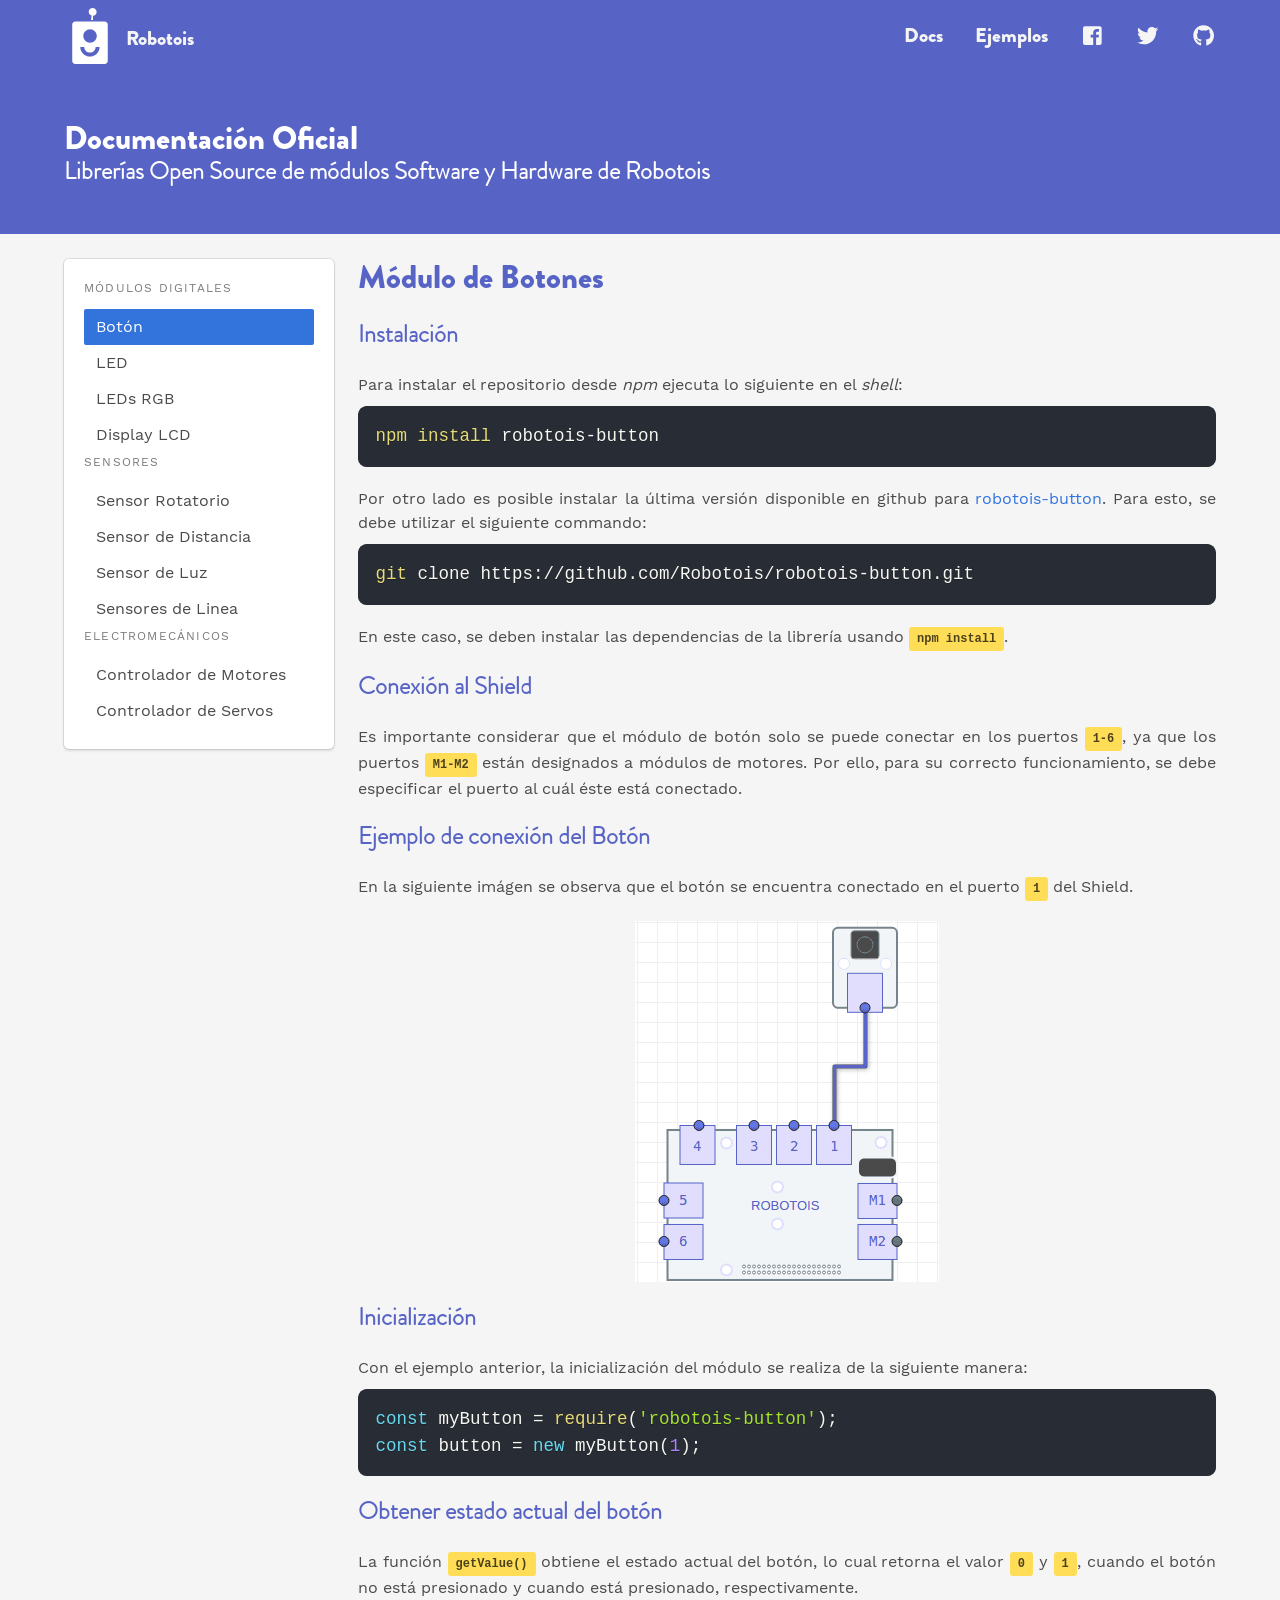
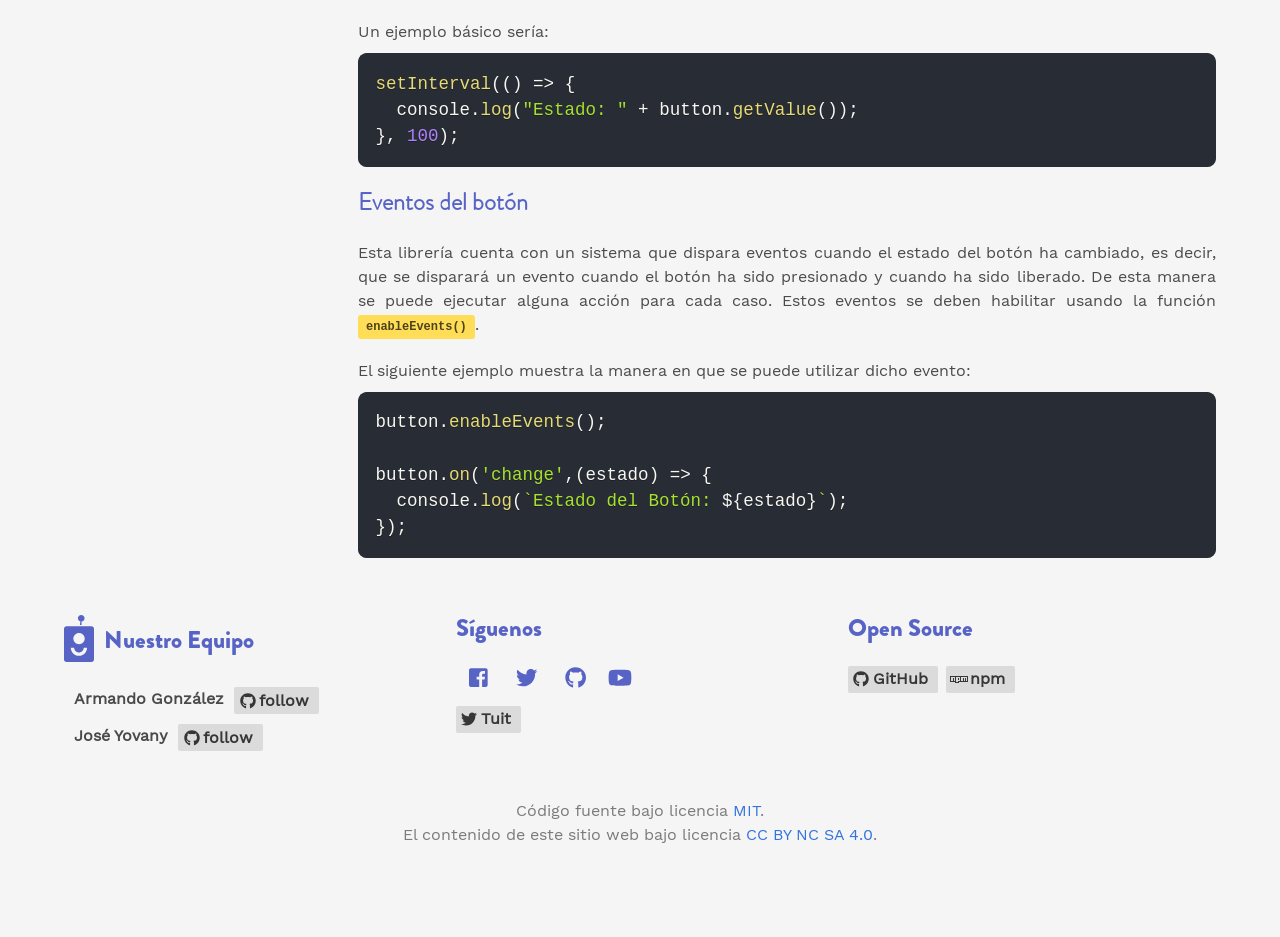
<file: docs/button.html>
<!DOCTYPE html><html><head><meta charset="utf-8"/><meta http-equiv="x-ua-compatible" content="ie=edge"/><meta name="viewport" content="width=device-width, initial-scale=1, shrink-to-fit=no"/><link rel="preload" href="/component---src-layouts-index-js-a87cfaf93d9ff293ab9e.js" as="script"/><link rel="preload" href="/component---src-templates-docs-js-d0e3d21acb3fb98ab3d3.js" as="script"/><link rel="preload" href="/path---docs-button-html-407c355dc712e2a22004.js" as="script"/><link rel="preload" href="/app-e120cd428f52394d7632.js" as="script"/><link rel="preload" href="/commons-43211b24d1c1daae657e.js" as="script"/><style type="text/css">
    .anchor {
      float: left;
      padding-right: 4px;
      margin-left: -20px;
    }
    h1 .anchor svg,
    h2 .anchor svg,
    h3 .anchor svg,
    h4 .anchor svg,
    h5 .anchor svg,
    h6 .anchor svg {
      visibility: hidden;
    }
    h1:hover .anchor svg,
    h2:hover .anchor svg,
    h3:hover .anchor svg,
    h4:hover .anchor svg,
    h5:hover .anchor svg,
    h6:hover .anchor svg {
      visibility: visible;
    }
  </style><script>
    document.addEventListener("DOMContentLoaded", function(event) {
      var hash = window.decodeURI(location.hash.replace('#', ''))
      if (hash !== '') {
        var element = document.getElementById(hash)
        if (element) {
          var offset = element.offsetTop
          // Wait for the browser to finish rendering before scrolling.
          setTimeout((function() {
            window.scrollTo(0, offset - 0)
          }), 0)
        }
      }
    })
  </script><title data-react-helmet="true"></title><meta data-react-helmet="true" name="description" content="Sample"/><meta data-react-helmet="true" name="keywords" content="sample, something"/><meta data-react-helmet="true" property="og:title"/><meta data-react-helmet="true" property="og:type" content="website"/><meta data-react-helmet="true" property="og:image" content="/logo-og.png"/><meta data-react-helmet="true" property="og:description" content="La plataforma para aprender Robótica y Programación"/><meta data-react-helmet="true" property="fb:app_id" content="623268441017527"/><style id="gatsby-inlined-css">/*! bulma.io v0.6.2 | MIT License | github.com/jgthms/bulma */@keyframes spinAround{0%{transform:rotate(0deg)}to{transform:rotate(359deg)}}

/*! minireset.css v0.0.2 | MIT License | github.com/jgthms/minireset.css */blockquote,body,dd,dl,dt,fieldset,figure,h1,h2,h3,h4,h5,h6,hr,html,iframe,legend,li,ol,p,pre,textarea,ul{margin:0;padding:0}h1,h2,h3,h4,h5,h6{font-size:100%;font-weight:400}ul{list-style:none}button,input,select,textarea{margin:0}html{box-sizing:border-box}*,:after,:before{box-sizing:inherit}audio,embed,img,object,video{max-width:100%}iframe{border:0}table{border-collapse:collapse;border-spacing:0}td,th{padding:0;text-align:left}html{background-color:#fff;font-size:16px;-moz-osx-font-smoothing:grayscale;-webkit-font-smoothing:antialiased;min-width:300px;overflow-x:hidden;overflow-y:scroll;text-rendering:optimizeLegibility;text-size-adjust:100%}article,aside,figure,footer,header,hgroup,section{display:block}body,button,input,select,textarea{font-family:BlinkMacSystemFont,-apple-system,Segoe UI,Roboto,Oxygen,Ubuntu,Cantarell,Fira Sans,Droid Sans,Helvetica Neue,Helvetica,Arial,sans-serif}code,pre{-moz-osx-font-smoothing:auto;-webkit-font-smoothing:auto;font-family:monospace}body{color:#4a4a4a;font-size:1rem;font-weight:400;line-height:1.5}a{color:#3273dc;cursor:pointer;text-decoration:none}a strong{color:currentColor}a:hover{color:#363636}code{background-color:#f5f5f5;color:#ff3860;font-size:.875em;font-weight:400;padding:.25em .5em}hr{background-color:#dbdbdb;border:none;display:block;height:1px;margin:1.5rem 0}img{height:auto;max-width:100%}input[type=checkbox],input[type=radio]{vertical-align:baseline}small{font-size:.875em}span{font-style:inherit;font-weight:inherit}strong{color:#363636;font-weight:700}pre{-webkit-overflow-scrolling:touch;background-color:#f5f5f5;color:#4a4a4a;font-size:.875em;overflow-x:auto;padding:1.25rem 1.5rem;white-space:pre;word-wrap:normal}pre code{background-color:transparent;color:currentColor;font-size:1em;padding:0}table td,table th{text-align:left;vertical-align:top}table th{color:#363636}.is-clearfix:after{clear:both;content:" ";display:table}.is-pulled-left{float:left!important}.is-pulled-right{float:right!important}.is-clipped{overflow:hidden!important}.is-overlay{bottom:0;left:0;position:absolute;right:0;top:0}.is-size-1{font-size:3rem!important}.is-size-2{font-size:2.5rem!important}.is-size-3{font-size:2rem!important}.is-size-4,.markdown h2,.subtitle{font-size:1.5rem!important}.is-size-5,.markdown .gatsby-highlight,.tois-menu{font-size:1.25rem!important}.is-size-6,body{font-size:1rem!important}.is-size-7{font-size:.75rem!important}@media screen and (max-width:768px){.is-size-1-mobile{font-size:3rem!important}.is-size-2-mobile{font-size:2.5rem!important}.is-size-3-mobile{font-size:2rem!important}.is-size-4-mobile{font-size:1.5rem!important}.is-size-5-mobile{font-size:1.25rem!important}.is-size-6-mobile{font-size:1rem!important}.is-size-7-mobile{font-size:.75rem!important}}@media print,screen and (min-width:769px){.is-size-1-tablet{font-size:3rem!important}.is-size-2-tablet{font-size:2.5rem!important}.is-size-3-tablet{font-size:2rem!important}.is-size-4-tablet{font-size:1.5rem!important}.is-size-5-tablet{font-size:1.25rem!important}.is-size-6-tablet{font-size:1rem!important}.is-size-7-tablet{font-size:.75rem!important}}@media screen and (max-width:1023px){.is-size-1-touch{font-size:3rem!important}.is-size-2-touch{font-size:2.5rem!important}.is-size-3-touch{font-size:2rem!important}.is-size-4-touch{font-size:1.5rem!important}.is-size-5-touch{font-size:1.25rem!important}.is-size-6-touch{font-size:1rem!important}.is-size-7-touch{font-size:.75rem!important}}@media screen and (min-width:1024px){.is-size-1-desktop{font-size:3rem!important}.is-size-2-desktop{font-size:2.5rem!important}.is-size-3-desktop{font-size:2rem!important}.is-size-4-desktop{font-size:1.5rem!important}.is-size-5-desktop{font-size:1.25rem!important}.is-size-6-desktop{font-size:1rem!important}.is-size-7-desktop{font-size:.75rem!important}}@media screen and (min-width:1216px){.is-size-1-widescreen{font-size:3rem!important}.is-size-2-widescreen{font-size:2.5rem!important}.is-size-3-widescreen{font-size:2rem!important}.is-size-4-widescreen{font-size:1.5rem!important}.is-size-5-widescreen{font-size:1.25rem!important}.is-size-6-widescreen{font-size:1rem!important}.is-size-7-widescreen{font-size:.75rem!important}}@media screen and (min-width:1408px){.is-size-1-fullhd{font-size:3rem!important}.is-size-2-fullhd{font-size:2.5rem!important}.is-size-3-fullhd{font-size:2rem!important}.is-size-4-fullhd{font-size:1.5rem!important}.is-size-5-fullhd{font-size:1.25rem!important}.is-size-6-fullhd{font-size:1rem!important}.is-size-7-fullhd{font-size:.75rem!important}}.has-text-centered{text-align:center!important}@media screen and (max-width:768px){.has-text-centered-mobile{text-align:center!important}}@media print,screen and (min-width:769px){.has-text-centered-tablet{text-align:center!important}}@media screen and (min-width:769px) and (max-width:1023px){.has-text-centered-tablet-only{text-align:center!important}}@media screen and (max-width:1023px){.has-text-centered-touch{text-align:center!important}}@media screen and (min-width:1024px){.has-text-centered-desktop{text-align:center!important}}@media screen and (min-width:1024px) and (max-width:1215px){.has-text-centered-desktop-only{text-align:center!important}}@media screen and (min-width:1216px){.has-text-centered-widescreen{text-align:center!important}}@media screen and (min-width:1216px) and (max-width:1407px){.has-text-centered-widescreen-only{text-align:center!important}}@media screen and (min-width:1408px){.has-text-centered-fullhd{text-align:center!important}}.has-text-justified{text-align:justify!important}@media screen and (max-width:768px){.has-text-justified-mobile{text-align:justify!important}}@media print,screen and (min-width:769px){.has-text-justified-tablet{text-align:justify!important}}@media screen and (min-width:769px) and (max-width:1023px){.has-text-justified-tablet-only{text-align:justify!important}}@media screen and (max-width:1023px){.has-text-justified-touch{text-align:justify!important}}@media screen and (min-width:1024px){.has-text-justified-desktop{text-align:justify!important}}@media screen and (min-width:1024px) and (max-width:1215px){.has-text-justified-desktop-only{text-align:justify!important}}@media screen and (min-width:1216px){.has-text-justified-widescreen{text-align:justify!important}}@media screen and (min-width:1216px) and (max-width:1407px){.has-text-justified-widescreen-only{text-align:justify!important}}@media screen and (min-width:1408px){.has-text-justified-fullhd{text-align:justify!important}}.has-text-left{text-align:left!important}@media screen and (max-width:768px){.has-text-left-mobile{text-align:left!important}}@media print,screen and (min-width:769px){.has-text-left-tablet{text-align:left!important}}@media screen and (min-width:769px) and (max-width:1023px){.has-text-left-tablet-only{text-align:left!important}}@media screen and (max-width:1023px){.has-text-left-touch{text-align:left!important}}@media screen and (min-width:1024px){.has-text-left-desktop{text-align:left!important}}@media screen and (min-width:1024px) and (max-width:1215px){.has-text-left-desktop-only{text-align:left!important}}@media screen and (min-width:1216px){.has-text-left-widescreen{text-align:left!important}}@media screen and (min-width:1216px) and (max-width:1407px){.has-text-left-widescreen-only{text-align:left!important}}@media screen and (min-width:1408px){.has-text-left-fullhd{text-align:left!important}}.has-text-right{text-align:right!important}@media screen and (max-width:768px){.has-text-right-mobile{text-align:right!important}}@media print,screen and (min-width:769px){.has-text-right-tablet{text-align:right!important}}@media screen and (min-width:769px) and (max-width:1023px){.has-text-right-tablet-only{text-align:right!important}}@media screen and (max-width:1023px){.has-text-right-touch{text-align:right!important}}@media screen and (min-width:1024px){.has-text-right-desktop{text-align:right!important}}@media screen and (min-width:1024px) and (max-width:1215px){.has-text-right-desktop-only{text-align:right!important}}@media screen and (min-width:1216px){.has-text-right-widescreen{text-align:right!important}}@media screen and (min-width:1216px) and (max-width:1407px){.has-text-right-widescreen-only{text-align:right!important}}@media screen and (min-width:1408px){.has-text-right-fullhd{text-align:right!important}}.is-capitalized{text-transform:capitalize!important}.is-lowercase{text-transform:lowercase!important}.is-uppercase{text-transform:uppercase!important}.is-italic{font-style:italic!important}.has-text-white{color:#fff!important}a.has-text-white:focus,a.has-text-white:hover{color:#e6e6e6!important}.has-text-black{color:#0a0a0a!important}a.has-text-black:focus,a.has-text-black:hover{color:#000!important}.has-text-light{color:#f5f5f5!important}a.has-text-light:focus,a.has-text-light:hover{color:#dbdbdb!important}.has-text-dark{color:#363636!important}a.has-text-dark:focus,a.has-text-dark:hover{color:#1c1c1c!important}.has-text-primary{color:#00d1b2!important}a.has-text-primary:focus,a.has-text-primary:hover{color:#009e86!important}.has-text-link{color:#3273dc!important}a.has-text-link:focus,a.has-text-link:hover{color:#205bbc!important}.has-text-info{color:#209cee!important}a.has-text-info:focus,a.has-text-info:hover{color:#0f81cc!important}.has-text-success{color:#23d160!important}a.has-text-success:focus,a.has-text-success:hover{color:#1ca64c!important}.has-text-warning{color:#ffdd57!important}a.has-text-warning:focus,a.has-text-warning:hover{color:#ffd324!important}.has-text-danger{color:#ff3860!important}a.has-text-danger:focus,a.has-text-danger:hover{color:#ff0537!important}.has-text-black-bis{color:#121212!important}.has-text-black-ter{color:#242424!important}.has-text-grey-darker{color:#363636!important}.has-text-grey-dark,.markdown p{color:#4a4a4a!important}.has-text-grey{color:#7a7a7a!important}.has-text-grey-light{color:#b5b5b5!important}.has-text-grey-lighter{color:#dbdbdb!important}.has-text-white-ter{color:#f5f5f5!important}.has-text-white-bis{color:#fafafa!important}.has-text-weight-light{font-weight:300!important}.has-text-weight-normal{font-weight:400!important}.has-text-weight-semibold{font-weight:600!important}.has-text-weight-bold{font-weight:700!important}.is-block{display:block!important}@media screen and (max-width:768px){.is-block-mobile{display:block!important}}@media print,screen and (min-width:769px){.is-block-tablet{display:block!important}}@media screen and (min-width:769px) and (max-width:1023px){.is-block-tablet-only{display:block!important}}@media screen and (max-width:1023px){.is-block-touch{display:block!important}}@media screen and (min-width:1024px){.is-block-desktop{display:block!important}}@media screen and (min-width:1024px) and (max-width:1215px){.is-block-desktop-only{display:block!important}}@media screen and (min-width:1216px){.is-block-widescreen{display:block!important}}@media screen and (min-width:1216px) and (max-width:1407px){.is-block-widescreen-only{display:block!important}}@media screen and (min-width:1408px){.is-block-fullhd{display:block!important}}.is-flex{display:flex!important}@media screen and (max-width:768px){.is-flex-mobile{display:flex!important}}@media print,screen and (min-width:769px){.is-flex-tablet{display:flex!important}}@media screen and (min-width:769px) and (max-width:1023px){.is-flex-tablet-only{display:flex!important}}@media screen and (max-width:1023px){.is-flex-touch{display:flex!important}}@media screen and (min-width:1024px){.is-flex-desktop{display:flex!important}}@media screen and (min-width:1024px) and (max-width:1215px){.is-flex-desktop-only{display:flex!important}}@media screen and (min-width:1216px){.is-flex-widescreen{display:flex!important}}@media screen and (min-width:1216px) and (max-width:1407px){.is-flex-widescreen-only{display:flex!important}}@media screen and (min-width:1408px){.is-flex-fullhd{display:flex!important}}.is-inline{display:inline!important}@media screen and (max-width:768px){.is-inline-mobile{display:inline!important}}@media print,screen and (min-width:769px){.is-inline-tablet{display:inline!important}}@media screen and (min-width:769px) and (max-width:1023px){.is-inline-tablet-only{display:inline!important}}@media screen and (max-width:1023px){.is-inline-touch{display:inline!important}}@media screen and (min-width:1024px){.is-inline-desktop{display:inline!important}}@media screen and (min-width:1024px) and (max-width:1215px){.is-inline-desktop-only{display:inline!important}}@media screen and (min-width:1216px){.is-inline-widescreen{display:inline!important}}@media screen and (min-width:1216px) and (max-width:1407px){.is-inline-widescreen-only{display:inline!important}}@media screen and (min-width:1408px){.is-inline-fullhd{display:inline!important}}.is-inline-block{display:inline-block!important}@media screen and (max-width:768px){.is-inline-block-mobile{display:inline-block!important}}@media print,screen and (min-width:769px){.is-inline-block-tablet{display:inline-block!important}}@media screen and (min-width:769px) and (max-width:1023px){.is-inline-block-tablet-only{display:inline-block!important}}@media screen and (max-width:1023px){.is-inline-block-touch{display:inline-block!important}}@media screen and (min-width:1024px){.is-inline-block-desktop{display:inline-block!important}}@media screen and (min-width:1024px) and (max-width:1215px){.is-inline-block-desktop-only{display:inline-block!important}}@media screen and (min-width:1216px){.is-inline-block-widescreen{display:inline-block!important}}@media screen and (min-width:1216px) and (max-width:1407px){.is-inline-block-widescreen-only{display:inline-block!important}}@media screen and (min-width:1408px){.is-inline-block-fullhd{display:inline-block!important}}.is-inline-flex{display:inline-flex!important}@media screen and (max-width:768px){.is-inline-flex-mobile{display:inline-flex!important}}@media print,screen and (min-width:769px){.is-inline-flex-tablet{display:inline-flex!important}}@media screen and (min-width:769px) and (max-width:1023px){.is-inline-flex-tablet-only{display:inline-flex!important}}@media screen and (max-width:1023px){.is-inline-flex-touch{display:inline-flex!important}}@media screen and (min-width:1024px){.is-inline-flex-desktop{display:inline-flex!important}}@media screen and (min-width:1024px) and (max-width:1215px){.is-inline-flex-desktop-only{display:inline-flex!important}}@media screen and (min-width:1216px){.is-inline-flex-widescreen{display:inline-flex!important}}@media screen and (min-width:1216px) and (max-width:1407px){.is-inline-flex-widescreen-only{display:inline-flex!important}}@media screen and (min-width:1408px){.is-inline-flex-fullhd{display:inline-flex!important}}.is-hidden{display:none!important}@media screen and (max-width:768px){.is-hidden-mobile{display:none!important}}@media print,screen and (min-width:769px){.is-hidden-tablet{display:none!important}}@media screen and (min-width:769px) and (max-width:1023px){.is-hidden-tablet-only{display:none!important}}@media screen and (max-width:1023px){.is-hidden-touch{display:none!important}}@media screen and (min-width:1024px){.is-hidden-desktop{display:none!important}}@media screen and (min-width:1024px) and (max-width:1215px){.is-hidden-desktop-only{display:none!important}}@media screen and (min-width:1216px){.is-hidden-widescreen{display:none!important}}@media screen and (min-width:1216px) and (max-width:1407px){.is-hidden-widescreen-only{display:none!important}}@media screen and (min-width:1408px){.is-hidden-fullhd{display:none!important}}.is-invisible{visibility:hidden!important}@media screen and (max-width:768px){.is-invisible-mobile{visibility:hidden!important}}@media print,screen and (min-width:769px){.is-invisible-tablet{visibility:hidden!important}}@media screen and (min-width:769px) and (max-width:1023px){.is-invisible-tablet-only{visibility:hidden!important}}@media screen and (max-width:1023px){.is-invisible-touch{visibility:hidden!important}}@media screen and (min-width:1024px){.is-invisible-desktop{visibility:hidden!important}}@media screen and (min-width:1024px) and (max-width:1215px){.is-invisible-desktop-only{visibility:hidden!important}}@media screen and (min-width:1216px){.is-invisible-widescreen{visibility:hidden!important}}@media screen and (min-width:1216px) and (max-width:1407px){.is-invisible-widescreen-only{visibility:hidden!important}}@media screen and (min-width:1408px){.is-invisible-fullhd{visibility:hidden!important}}.is-marginless{margin:0!important}.is-paddingless{padding:0!important}.is-radiusless{border-radius:0!important}.is-shadowless{box-shadow:none!important}.is-unselectable{-webkit-touch-callout:none;-webkit-user-select:none;-moz-user-select:none;-ms-user-select:none;user-select:none}.box{background-color:#fff;border-radius:5px;box-shadow:0 2px 3px hsla(0,0%,4%,.1),0 0 0 1px hsla(0,0%,4%,.1);color:#4a4a4a;display:block;padding:1.25rem}.box:not(:last-child){margin-bottom:1.5rem}a.box:focus,a.box:hover{box-shadow:0 2px 3px hsla(0,0%,4%,.1),0 0 0 1px #3273dc}a.box:active{box-shadow:inset 0 1px 2px hsla(0,0%,4%,.2),0 0 0 1px #3273dc}.button{-moz-appearance:none;-webkit-appearance:none;align-items:center;border:1px solid transparent;border-radius:3px;box-shadow:none;display:inline-flex;font-size:1rem;height:2.25em;justify-content:flex-start;line-height:1.5;padding-left:calc(.625em - 1px);padding-right:calc(.625em - 1px);position:relative;vertical-align:top;-webkit-touch-callout:none;-webkit-user-select:none;-moz-user-select:none;-ms-user-select:none;user-select:none;background-color:#fff;border-color:#dbdbdb;color:#363636;cursor:pointer;justify-content:center;padding:calc(.375em - 1px) .75em;text-align:center;white-space:nowrap}.button.hero-menu,.button.is-active,.button.is-focused,.button:active,.button:focus{outline:none}.button[disabled]{cursor:not-allowed}.button strong{color:inherit}.button .icon,.button .icon.is-large,.button .icon.is-medium,.button .icon.is-small{height:1.5em;width:1.5em}.button .icon:first-child:not(:last-child){margin-left:calc(-.375em - 1px);margin-right:.1875em}.button .icon:last-child:not(:first-child){margin-left:.1875em;margin-right:calc(-.375em - 1px)}.button .icon:first-child:last-child{margin-left:calc(-.375em - 1px);margin-right:calc(-.375em - 1px)}.button.is-hovered,.button:hover{border-color:#b5b5b5;color:#363636}.button.is-focused,.button:focus{border-color:#3273dc;color:#363636}.button.is-focused:not(:active),.button:focus:not(:active){box-shadow:0 0 0 .125em rgba(50,115,220,.25)}.button.hero-menu,.button.is-active,.button:active{border-color:#4a4a4a;color:#363636}.button.is-text{background-color:transparent;border-color:transparent;color:#4a4a4a;text-decoration:underline}.button.is-text.is-focused,.button.is-text.is-hovered,.button.is-text:focus,.button.is-text:hover{background-color:#f5f5f5;color:#363636}.button.is-text.hero-menu,.button.is-text.is-active,.button.is-text:active{background-color:#e8e8e8;color:#363636}.button.is-text[disabled]{background-color:transparent;border-color:transparent;box-shadow:none}.button.is-white{background-color:#fff;border-color:transparent;color:#0a0a0a}.button.is-white.is-hovered,.button.is-white:hover{background-color:#f9f9f9;border-color:transparent;color:#0a0a0a}.button.is-white.is-focused,.button.is-white:focus{border-color:transparent;color:#0a0a0a}.button.is-white.is-focused:not(:active),.button.is-white:focus:not(:active){box-shadow:0 0 0 .125em hsla(0,0%,100%,.25)}.button.is-white.hero-menu,.button.is-white.is-active,.button.is-white:active{background-color:#f2f2f2;border-color:transparent;color:#0a0a0a}.button.is-white[disabled]{background-color:#fff;border-color:transparent;box-shadow:none}.button.is-white.is-inverted{background-color:#0a0a0a;color:#fff}.button.is-white.is-inverted:hover{background-color:#000}.button.is-white.is-inverted[disabled]{background-color:#0a0a0a;border-color:transparent;box-shadow:none;color:#fff}.button.is-white.is-loading:after{border-color:transparent transparent #0a0a0a #0a0a0a!important}.button.is-white.is-outlined{background-color:transparent;border-color:#fff;color:#fff}.button.is-white.is-outlined:focus,.button.is-white.is-outlined:hover{background-color:#fff;border-color:#fff;color:#0a0a0a}.button.is-white.is-outlined.is-loading:after{border-color:transparent transparent #fff #fff!important}.button.is-white.is-outlined[disabled]{background-color:transparent;border-color:#fff;box-shadow:none;color:#fff}.button.is-white.is-inverted.is-outlined{background-color:transparent;border-color:#0a0a0a;color:#0a0a0a}.button.is-white.is-inverted.is-outlined:focus,.button.is-white.is-inverted.is-outlined:hover{background-color:#0a0a0a;color:#fff}.button.is-white.is-inverted.is-outlined[disabled]{background-color:transparent;border-color:#0a0a0a;box-shadow:none;color:#0a0a0a}.button.is-black{background-color:#0a0a0a;border-color:transparent;color:#fff}.button.is-black.is-hovered,.button.is-black:hover{background-color:#040404;border-color:transparent;color:#fff}.button.is-black.is-focused,.button.is-black:focus{border-color:transparent;color:#fff}.button.is-black.is-focused:not(:active),.button.is-black:focus:not(:active){box-shadow:0 0 0 .125em hsla(0,0%,4%,.25)}.button.is-black.hero-menu,.button.is-black.is-active,.button.is-black:active{background-color:#000;border-color:transparent;color:#fff}.button.is-black[disabled]{background-color:#0a0a0a;border-color:transparent;box-shadow:none}.button.is-black.is-inverted{background-color:#fff;color:#0a0a0a}.button.is-black.is-inverted:hover{background-color:#f2f2f2}.button.is-black.is-inverted[disabled]{background-color:#fff;border-color:transparent;box-shadow:none;color:#0a0a0a}.button.is-black.is-loading:after{border-color:transparent transparent #fff #fff!important}.button.is-black.is-outlined{background-color:transparent;border-color:#0a0a0a;color:#0a0a0a}.button.is-black.is-outlined:focus,.button.is-black.is-outlined:hover{background-color:#0a0a0a;border-color:#0a0a0a;color:#fff}.button.is-black.is-outlined.is-loading:after{border-color:transparent transparent #0a0a0a #0a0a0a!important}.button.is-black.is-outlined[disabled]{background-color:transparent;border-color:#0a0a0a;box-shadow:none;color:#0a0a0a}.button.is-black.is-inverted.is-outlined{background-color:transparent;border-color:#fff;color:#fff}.button.is-black.is-inverted.is-outlined:focus,.button.is-black.is-inverted.is-outlined:hover{background-color:#fff;color:#0a0a0a}.button.is-black.is-inverted.is-outlined[disabled]{background-color:transparent;border-color:#fff;box-shadow:none;color:#fff}.button.is-light{background-color:#f5f5f5;border-color:transparent;color:#363636}.button.is-light.is-hovered,.button.is-light:hover{background-color:#eee;border-color:transparent;color:#363636}.button.is-light.is-focused,.button.is-light:focus{border-color:transparent;color:#363636}.button.is-light.is-focused:not(:active),.button.is-light:focus:not(:active){box-shadow:0 0 0 .125em hsla(0,0%,96%,.25)}.button.is-light.hero-menu,.button.is-light.is-active,.button.is-light:active{background-color:#e8e8e8;border-color:transparent;color:#363636}.button.is-light[disabled]{background-color:#f5f5f5;border-color:transparent;box-shadow:none}.button.is-light.is-inverted{background-color:#363636;color:#f5f5f5}.button.is-light.is-inverted:hover{background-color:#292929}.button.is-light.is-inverted[disabled]{background-color:#363636;border-color:transparent;box-shadow:none;color:#f5f5f5}.button.is-light.is-loading:after{border-color:transparent transparent #363636 #363636!important}.button.is-light.is-outlined{background-color:transparent;border-color:#f5f5f5;color:#f5f5f5}.button.is-light.is-outlined:focus,.button.is-light.is-outlined:hover{background-color:#f5f5f5;border-color:#f5f5f5;color:#363636}.button.is-light.is-outlined.is-loading:after{border-color:transparent transparent #f5f5f5 #f5f5f5!important}.button.is-light.is-outlined[disabled]{background-color:transparent;border-color:#f5f5f5;box-shadow:none;color:#f5f5f5}.button.is-light.is-inverted.is-outlined{background-color:transparent;border-color:#363636;color:#363636}.button.is-light.is-inverted.is-outlined:focus,.button.is-light.is-inverted.is-outlined:hover{background-color:#363636;color:#f5f5f5}.button.is-light.is-inverted.is-outlined[disabled]{background-color:transparent;border-color:#363636;box-shadow:none;color:#363636}.button.is-dark{background-color:#363636;border-color:transparent;color:#f5f5f5}.button.is-dark.is-hovered,.button.is-dark:hover{background-color:#2f2f2f;border-color:transparent;color:#f5f5f5}.button.is-dark.is-focused,.button.is-dark:focus{border-color:transparent;color:#f5f5f5}.button.is-dark.is-focused:not(:active),.button.is-dark:focus:not(:active){box-shadow:0 0 0 .125em rgba(54,54,54,.25)}.button.is-dark.hero-menu,.button.is-dark.is-active,.button.is-dark:active{background-color:#292929;border-color:transparent;color:#f5f5f5}.button.is-dark[disabled]{background-color:#363636;border-color:transparent;box-shadow:none}.button.is-dark.is-inverted{background-color:#f5f5f5;color:#363636}.button.is-dark.is-inverted:hover{background-color:#e8e8e8}.button.is-dark.is-inverted[disabled]{background-color:#f5f5f5;border-color:transparent;box-shadow:none;color:#363636}.button.is-dark.is-loading:after{border-color:transparent transparent #f5f5f5 #f5f5f5!important}.button.is-dark.is-outlined{background-color:transparent;border-color:#363636;color:#363636}.button.is-dark.is-outlined:focus,.button.is-dark.is-outlined:hover{background-color:#363636;border-color:#363636;color:#f5f5f5}.button.is-dark.is-outlined.is-loading:after{border-color:transparent transparent #363636 #363636!important}.button.is-dark.is-outlined[disabled]{background-color:transparent;border-color:#363636;box-shadow:none;color:#363636}.button.is-dark.is-inverted.is-outlined{background-color:transparent;border-color:#f5f5f5;color:#f5f5f5}.button.is-dark.is-inverted.is-outlined:focus,.button.is-dark.is-inverted.is-outlined:hover{background-color:#f5f5f5;color:#363636}.button.is-dark.is-inverted.is-outlined[disabled]{background-color:transparent;border-color:#f5f5f5;box-shadow:none;color:#f5f5f5}.button.is-primary{background-color:#00d1b2;border-color:transparent;color:#fff}.button.is-primary.is-hovered,.button.is-primary:hover{background-color:#00c4a7;border-color:transparent;color:#fff}.button.is-primary.is-focused,.button.is-primary:focus{border-color:transparent;color:#fff}.button.is-primary.is-focused:not(:active),.button.is-primary:focus:not(:active){box-shadow:0 0 0 .125em rgba(0,209,178,.25)}.button.is-primary.hero-menu,.button.is-primary.is-active,.button.is-primary:active{background-color:#00b89c;border-color:transparent;color:#fff}.button.is-primary[disabled]{background-color:#00d1b2;border-color:transparent;box-shadow:none}.button.is-primary.is-inverted{background-color:#fff;color:#00d1b2}.button.is-primary.is-inverted:hover{background-color:#f2f2f2}.button.is-primary.is-inverted[disabled]{background-color:#fff;border-color:transparent;box-shadow:none;color:#00d1b2}.button.is-primary.is-loading:after{border-color:transparent transparent #fff #fff!important}.button.is-primary.is-outlined{background-color:transparent;border-color:#00d1b2;color:#00d1b2}.button.is-primary.is-outlined:focus,.button.is-primary.is-outlined:hover{background-color:#00d1b2;border-color:#00d1b2;color:#fff}.button.is-primary.is-outlined.is-loading:after{border-color:transparent transparent #00d1b2 #00d1b2!important}.button.is-primary.is-outlined[disabled]{background-color:transparent;border-color:#00d1b2;box-shadow:none;color:#00d1b2}.button.is-primary.is-inverted.is-outlined{background-color:transparent;border-color:#fff;color:#fff}.button.is-primary.is-inverted.is-outlined:focus,.button.is-primary.is-inverted.is-outlined:hover{background-color:#fff;color:#00d1b2}.button.is-primary.is-inverted.is-outlined[disabled]{background-color:transparent;border-color:#fff;box-shadow:none;color:#fff}.button.is-link{background-color:#3273dc;border-color:transparent;color:#fff}.button.is-link.is-hovered,.button.is-link:hover{background-color:#276cda;border-color:transparent;color:#fff}.button.is-link.is-focused,.button.is-link:focus{border-color:transparent;color:#fff}.button.is-link.is-focused:not(:active),.button.is-link:focus:not(:active){box-shadow:0 0 0 .125em rgba(50,115,220,.25)}.button.is-link.hero-menu,.button.is-link.is-active,.button.is-link:active{background-color:#2366d1;border-color:transparent;color:#fff}.button.is-link[disabled]{background-color:#3273dc;border-color:transparent;box-shadow:none}.button.is-link.is-inverted{background-color:#fff;color:#3273dc}.button.is-link.is-inverted:hover{background-color:#f2f2f2}.button.is-link.is-inverted[disabled]{background-color:#fff;border-color:transparent;box-shadow:none;color:#3273dc}.button.is-link.is-loading:after{border-color:transparent transparent #fff #fff!important}.button.is-link.is-outlined{background-color:transparent;border-color:#3273dc;color:#3273dc}.button.is-link.is-outlined:focus,.button.is-link.is-outlined:hover{background-color:#3273dc;border-color:#3273dc;color:#fff}.button.is-link.is-outlined.is-loading:after{border-color:transparent transparent #3273dc #3273dc!important}.button.is-link.is-outlined[disabled]{background-color:transparent;border-color:#3273dc;box-shadow:none;color:#3273dc}.button.is-link.is-inverted.is-outlined{background-color:transparent;border-color:#fff;color:#fff}.button.is-link.is-inverted.is-outlined:focus,.button.is-link.is-inverted.is-outlined:hover{background-color:#fff;color:#3273dc}.button.is-link.is-inverted.is-outlined[disabled]{background-color:transparent;border-color:#fff;box-shadow:none;color:#fff}.button.is-info{background-color:#209cee;border-color:transparent;color:#fff}.button.is-info.is-hovered,.button.is-info:hover{background-color:#1496ed;border-color:transparent;color:#fff}.button.is-info.is-focused,.button.is-info:focus{border-color:transparent;color:#fff}.button.is-info.is-focused:not(:active),.button.is-info:focus:not(:active){box-shadow:0 0 0 .125em rgba(32,156,238,.25)}.button.is-info.hero-menu,.button.is-info.is-active,.button.is-info:active{background-color:#118fe4;border-color:transparent;color:#fff}.button.is-info[disabled]{background-color:#209cee;border-color:transparent;box-shadow:none}.button.is-info.is-inverted{background-color:#fff;color:#209cee}.button.is-info.is-inverted:hover{background-color:#f2f2f2}.button.is-info.is-inverted[disabled]{background-color:#fff;border-color:transparent;box-shadow:none;color:#209cee}.button.is-info.is-loading:after{border-color:transparent transparent #fff #fff!important}.button.is-info.is-outlined{background-color:transparent;border-color:#209cee;color:#209cee}.button.is-info.is-outlined:focus,.button.is-info.is-outlined:hover{background-color:#209cee;border-color:#209cee;color:#fff}.button.is-info.is-outlined.is-loading:after{border-color:transparent transparent #209cee #209cee!important}.button.is-info.is-outlined[disabled]{background-color:transparent;border-color:#209cee;box-shadow:none;color:#209cee}.button.is-info.is-inverted.is-outlined{background-color:transparent;border-color:#fff;color:#fff}.button.is-info.is-inverted.is-outlined:focus,.button.is-info.is-inverted.is-outlined:hover{background-color:#fff;color:#209cee}.button.is-info.is-inverted.is-outlined[disabled]{background-color:transparent;border-color:#fff;box-shadow:none;color:#fff}.button.is-success{background-color:#23d160;border-color:transparent;color:#fff}.button.is-success.is-hovered,.button.is-success:hover{background-color:#22c65b;border-color:transparent;color:#fff}.button.is-success.is-focused,.button.is-success:focus{border-color:transparent;color:#fff}.button.is-success.is-focused:not(:active),.button.is-success:focus:not(:active){box-shadow:0 0 0 .125em rgba(35,209,96,.25)}.button.is-success.hero-menu,.button.is-success.is-active,.button.is-success:active{background-color:#20bc56;border-color:transparent;color:#fff}.button.is-success[disabled]{background-color:#23d160;border-color:transparent;box-shadow:none}.button.is-success.is-inverted{background-color:#fff;color:#23d160}.button.is-success.is-inverted:hover{background-color:#f2f2f2}.button.is-success.is-inverted[disabled]{background-color:#fff;border-color:transparent;box-shadow:none;color:#23d160}.button.is-success.is-loading:after{border-color:transparent transparent #fff #fff!important}.button.is-success.is-outlined{background-color:transparent;border-color:#23d160;color:#23d160}.button.is-success.is-outlined:focus,.button.is-success.is-outlined:hover{background-color:#23d160;border-color:#23d160;color:#fff}.button.is-success.is-outlined.is-loading:after{border-color:transparent transparent #23d160 #23d160!important}.button.is-success.is-outlined[disabled]{background-color:transparent;border-color:#23d160;box-shadow:none;color:#23d160}.button.is-success.is-inverted.is-outlined{background-color:transparent;border-color:#fff;color:#fff}.button.is-success.is-inverted.is-outlined:focus,.button.is-success.is-inverted.is-outlined:hover{background-color:#fff;color:#23d160}.button.is-success.is-inverted.is-outlined[disabled]{background-color:transparent;border-color:#fff;box-shadow:none;color:#fff}.button.is-warning,.markdown h2 code.button,.markdown p code.button{background-color:#ffdd57;border-color:transparent;color:rgba(0,0,0,.7)}.button.is-warning.is-hovered,.button.is-warning:hover,.markdown h2 code.button.is-hovered,.markdown h2 code.button:hover,.markdown p code.button.is-hovered,.markdown p code.button:hover{background-color:#ffdb4a;border-color:transparent;color:rgba(0,0,0,.7)}.button.is-warning.is-focused,.button.is-warning:focus,.markdown h2 code.button.is-focused,.markdown h2 code.button:focus,.markdown p code.button.is-focused,.markdown p code.button:focus{border-color:transparent;color:rgba(0,0,0,.7)}.button.is-warning.is-focused:not(:active),.button.is-warning:focus:not(:active),.markdown h2 code.button.is-focused:not(:active),.markdown h2 code.button:focus:not(:active),.markdown p code.button.is-focused:not(:active),.markdown p code.button:focus:not(:active){box-shadow:0 0 0 .125em rgba(255,221,87,.25)}.button.is-warning.hero-menu,.button.is-warning.is-active,.button.is-warning:active,.markdown h2 code.button.hero-menu,.markdown h2 code.button.is-active,.markdown h2 code.button:active,.markdown p code.button.hero-menu,.markdown p code.button.is-active,.markdown p code.button:active{background-color:#ffd83d;border-color:transparent;color:rgba(0,0,0,.7)}.button.is-warning[disabled],.markdown h2 code.button[disabled],.markdown p code.button[disabled]{background-color:#ffdd57;border-color:transparent;box-shadow:none}.button.is-warning.is-inverted,.markdown h2 code.button.is-inverted,.markdown p code.button.is-inverted{background-color:rgba(0,0,0,.7);color:#ffdd57}.button.is-warning.is-inverted:hover,.markdown h2 code.button.is-inverted:hover,.markdown p code.button.is-inverted:hover{background-color:rgba(0,0,0,.7)}.button.is-warning.is-inverted[disabled],.markdown h2 code.button.is-inverted[disabled],.markdown p code.button.is-inverted[disabled]{background-color:rgba(0,0,0,.7);border-color:transparent;box-shadow:none;color:#ffdd57}.button.is-warning.is-loading:after,.markdown h2 code.button.is-loading:after,.markdown p code.button.is-loading:after{border-color:transparent transparent rgba(0,0,0,.7) rgba(0,0,0,.7)!important}.button.is-warning.is-outlined,.markdown h2 code.button.is-outlined,.markdown p code.button.is-outlined{background-color:transparent;border-color:#ffdd57;color:#ffdd57}.button.is-warning.is-outlined:focus,.button.is-warning.is-outlined:hover,.markdown h2 code.button.is-outlined:focus,.markdown h2 code.button.is-outlined:hover,.markdown p code.button.is-outlined:focus,.markdown p code.button.is-outlined:hover{background-color:#ffdd57;border-color:#ffdd57;color:rgba(0,0,0,.7)}.button.is-warning.is-outlined.is-loading:after,.markdown h2 code.button.is-outlined.is-loading:after,.markdown p code.button.is-outlined.is-loading:after{border-color:transparent transparent #ffdd57 #ffdd57!important}.button.is-warning.is-outlined[disabled],.markdown h2 code.button.is-outlined[disabled],.markdown p code.button.is-outlined[disabled]{background-color:transparent;border-color:#ffdd57;box-shadow:none;color:#ffdd57}.button.is-warning.is-inverted.is-outlined,.markdown h2 code.button.is-inverted.is-outlined,.markdown p code.button.is-inverted.is-outlined{background-color:transparent;border-color:rgba(0,0,0,.7);color:rgba(0,0,0,.7)}.button.is-warning.is-inverted.is-outlined:focus,.button.is-warning.is-inverted.is-outlined:hover,.markdown h2 code.button.is-inverted.is-outlined:focus,.markdown h2 code.button.is-inverted.is-outlined:hover,.markdown p code.button.is-inverted.is-outlined:focus,.markdown p code.button.is-inverted.is-outlined:hover{background-color:rgba(0,0,0,.7);color:#ffdd57}.button.is-warning.is-inverted.is-outlined[disabled],.markdown h2 code.button.is-inverted.is-outlined[disabled],.markdown p code.button.is-inverted.is-outlined[disabled]{background-color:transparent;border-color:rgba(0,0,0,.7);box-shadow:none;color:rgba(0,0,0,.7)}.button.is-danger{background-color:#ff3860;border-color:transparent;color:#fff}.button.is-danger.is-hovered,.button.is-danger:hover{background-color:#ff2b56;border-color:transparent;color:#fff}.button.is-danger.is-focused,.button.is-danger:focus{border-color:transparent;color:#fff}.button.is-danger.is-focused:not(:active),.button.is-danger:focus:not(:active){box-shadow:0 0 0 .125em rgba(255,56,96,.25)}.button.is-danger.hero-menu,.button.is-danger.is-active,.button.is-danger:active{background-color:#ff1f4b;border-color:transparent;color:#fff}.button.is-danger[disabled]{background-color:#ff3860;border-color:transparent;box-shadow:none}.button.is-danger.is-inverted{background-color:#fff;color:#ff3860}.button.is-danger.is-inverted:hover{background-color:#f2f2f2}.button.is-danger.is-inverted[disabled]{background-color:#fff;border-color:transparent;box-shadow:none;color:#ff3860}.button.is-danger.is-loading:after{border-color:transparent transparent #fff #fff!important}.button.is-danger.is-outlined{background-color:transparent;border-color:#ff3860;color:#ff3860}.button.is-danger.is-outlined:focus,.button.is-danger.is-outlined:hover{background-color:#ff3860;border-color:#ff3860;color:#fff}.button.is-danger.is-outlined.is-loading:after{border-color:transparent transparent #ff3860 #ff3860!important}.button.is-danger.is-outlined[disabled]{background-color:transparent;border-color:#ff3860;box-shadow:none;color:#ff3860}.button.is-danger.is-inverted.is-outlined{background-color:transparent;border-color:#fff;color:#fff}.button.is-danger.is-inverted.is-outlined:focus,.button.is-danger.is-inverted.is-outlined:hover{background-color:#fff;color:#ff3860}.button.is-danger.is-inverted.is-outlined[disabled]{background-color:transparent;border-color:#fff;box-shadow:none;color:#fff}.button.is-small{border-radius:2px;font-size:.75rem}.button.is-medium{font-size:1.25rem}.button.is-large{font-size:1.5rem}.button[disabled]{background-color:#fff;border-color:#dbdbdb;box-shadow:none;opacity:.5}.button.is-fullwidth{display:flex;width:100%}.button.is-loading{color:transparent!important;pointer-events:none}.button.is-loading:after{animation:spinAround .5s infinite linear;border:2px solid #dbdbdb;border-radius:290486px;border-right-color:transparent;border-top-color:transparent;content:"";display:block;height:1em;position:relative;width:1em;position:absolute;left:calc(50% - 0.5em);top:calc(50% - 0.5em);position:absolute!important}.button.is-static{background-color:#f5f5f5;border-color:#dbdbdb;color:#7a7a7a;box-shadow:none;pointer-events:none}.button.is-rounded{border-radius:290486px;padding-left:1em;padding-right:1em}.buttons{align-items:center;display:flex;flex-wrap:wrap;justify-content:flex-start}.buttons .button{margin-bottom:.5rem}.buttons .button:not(:last-child){margin-right:.5rem}.buttons:last-child{margin-bottom:-.5rem}.buttons:not(:last-child){margin-bottom:1rem}.buttons.has-addons .button:not(:first-child){border-bottom-left-radius:0;border-top-left-radius:0}.buttons.has-addons .button:not(:last-child){border-bottom-right-radius:0;border-top-right-radius:0;margin-right:-1px}.buttons.has-addons .button:last-child{margin-right:0}.buttons.has-addons .button.is-hovered,.buttons.has-addons .button:hover{z-index:2}.buttons.has-addons .button.hero-menu,.buttons.has-addons .button.is-active,.buttons.has-addons .button.is-focused,.buttons.has-addons .button.is-selected,.buttons.has-addons .button:active,.buttons.has-addons .button:focus{z-index:3}.buttons.has-addons .button.hero-menu:hover,.buttons.has-addons .button.is-active:hover,.buttons.has-addons .button.is-focused:hover,.buttons.has-addons .button.is-selected:hover,.buttons.has-addons .button:active:hover,.buttons.has-addons .button:focus:hover{z-index:4}.buttons.is-centered{justify-content:center}.buttons.is-right{justify-content:flex-end}.container{margin:0 auto;position:relative}@media screen and (min-width:1024px){.container{max-width:960px;width:960px}.container.is-fluid{margin-left:32px;margin-right:32px;max-width:none;width:auto}}@media screen and (max-width:1215px){.container.is-widescreen{max-width:1152px;width:auto}}@media screen and (max-width:1407px){.container.is-fullhd{max-width:1344px;width:auto}}@media screen and (min-width:1216px){.container{max-width:1152px;width:1152px}}@media screen and (min-width:1408px){.container{max-width:1344px;width:1344px}}.content:not(:last-child){margin-bottom:1.5rem}.content li+li{margin-top:.25em}.content blockquote:not(:last-child),.content dl:not(:last-child),.content ol:not(:last-child),.content p:not(:last-child),.content pre:not(:last-child),.content table:not(:last-child),.content ul:not(:last-child){margin-bottom:1em}.content h1,.content h2,.content h3,.content h4,.content h5,.content h6{color:#363636;font-weight:400;line-height:1.125}.content h1{font-size:2em;margin-bottom:.5em}.content h1:not(:first-child){margin-top:1em}.content h2{font-size:1.75em;margin-bottom:.5714em}.content h2:not(:first-child){margin-top:1.1428em}.content h3{font-size:1.5em;margin-bottom:.6666em}.content h3:not(:first-child){margin-top:1.3333em}.content h4{font-size:1.25em;margin-bottom:.8em}.content h5{font-size:1.125em;margin-bottom:.8888em}.content h6{font-size:1em;margin-bottom:1em}.content blockquote{background-color:#f5f5f5;border-left:5px solid #dbdbdb;padding:1.25em 1.5em}.content ol{list-style:decimal outside}.content ol,.content ul{margin-left:2em;margin-top:1em}.content ul{list-style:disc outside}.content ul ul{list-style-type:circle;margin-top:.5em}.content ul ul ul{list-style-type:square}.content dd{margin-left:2em}.content figure{margin-left:2em;margin-right:2em;text-align:center}.content figure:not(:first-child){margin-top:2em}.content figure:not(:last-child){margin-bottom:2em}.content figure img{display:inline-block}.content figure figcaption{font-style:italic}.content pre{-webkit-overflow-scrolling:touch;overflow-x:auto;padding:1.25em 1.5em;white-space:pre;word-wrap:normal}.content sub,.content sup{font-size:75%}.content table{width:100%}.content table td,.content table th{border:1px solid #dbdbdb;border-width:0 0 1px;padding:.5em .75em;vertical-align:top}.content table th{color:#363636;text-align:left}.content table tr:hover{background-color:#f5f5f5}.content table thead td,.content table thead th{border-width:0 0 2px;color:#363636}.content table tfoot td,.content table tfoot th{border-width:2px 0 0;color:#363636}.content table tbody tr:last-child td,.content table tbody tr:last-child th{border-bottom-width:0}.content.is-small{font-size:.75rem}.content.is-medium{font-size:1.25rem}.content.is-large{font-size:1.5rem}.input,.textarea{-moz-appearance:none;-webkit-appearance:none;align-items:center;border:1px solid transparent;border-radius:3px;box-shadow:none;display:inline-flex;font-size:1rem;height:2.25em;justify-content:flex-start;line-height:1.5;padding:calc(.375em - 1px) calc(.625em - 1px);position:relative;vertical-align:top;background-color:#fff;border-color:#dbdbdb;color:#363636;box-shadow:inset 0 1px 2px hsla(0,0%,4%,.1);max-width:100%;width:100%}.input.hero-menu,.input.is-active,.input.is-focused,.input:active,.input:focus,.textarea.hero-menu,.textarea.is-active,.textarea.is-focused,.textarea:active,.textarea:focus{outline:none}.input[disabled],.textarea[disabled]{cursor:not-allowed}.input::-moz-placeholder,.textarea::-moz-placeholder{color:rgba(54,54,54,.3)}.input::-webkit-input-placeholder,.textarea::-webkit-input-placeholder{color:rgba(54,54,54,.3)}.input:-moz-placeholder,.textarea:-moz-placeholder{color:rgba(54,54,54,.3)}.input:-ms-input-placeholder,.textarea:-ms-input-placeholder{color:rgba(54,54,54,.3)}.input.is-hovered,.input:hover,.textarea.is-hovered,.textarea:hover{border-color:#b5b5b5}.input.hero-menu,.input.is-active,.input.is-focused,.input:active,.input:focus,.textarea.hero-menu,.textarea.is-active,.textarea.is-focused,.textarea:active,.textarea:focus{border-color:#3273dc;box-shadow:0 0 0 .125em rgba(50,115,220,.25)}.input[disabled],.textarea[disabled]{background-color:#f5f5f5;border-color:#f5f5f5;box-shadow:none;color:#7a7a7a}.input[disabled]::-moz-placeholder,.textarea[disabled]::-moz-placeholder{color:hsla(0,0%,48%,.3)}.input[disabled]::-webkit-input-placeholder,.textarea[disabled]::-webkit-input-placeholder{color:hsla(0,0%,48%,.3)}.input[disabled]:-moz-placeholder,.textarea[disabled]:-moz-placeholder{color:hsla(0,0%,48%,.3)}.input[disabled]:-ms-input-placeholder,.textarea[disabled]:-ms-input-placeholder{color:hsla(0,0%,48%,.3)}.input[readonly],.textarea[readonly]{box-shadow:none}.input.is-white,.textarea.is-white{border-color:#fff}.input.is-white.hero-menu,.input.is-white.is-active,.input.is-white.is-focused,.input.is-white:active,.input.is-white:focus,.textarea.is-white.hero-menu,.textarea.is-white.is-active,.textarea.is-white.is-focused,.textarea.is-white:active,.textarea.is-white:focus{box-shadow:0 0 0 .125em hsla(0,0%,100%,.25)}.input.is-black,.textarea.is-black{border-color:#0a0a0a}.input.is-black.hero-menu,.input.is-black.is-active,.input.is-black.is-focused,.input.is-black:active,.input.is-black:focus,.textarea.is-black.hero-menu,.textarea.is-black.is-active,.textarea.is-black.is-focused,.textarea.is-black:active,.textarea.is-black:focus{box-shadow:0 0 0 .125em hsla(0,0%,4%,.25)}.input.is-light,.textarea.is-light{border-color:#f5f5f5}.input.is-light.hero-menu,.input.is-light.is-active,.input.is-light.is-focused,.input.is-light:active,.input.is-light:focus,.textarea.is-light.hero-menu,.textarea.is-light.is-active,.textarea.is-light.is-focused,.textarea.is-light:active,.textarea.is-light:focus{box-shadow:0 0 0 .125em hsla(0,0%,96%,.25)}.input.is-dark,.textarea.is-dark{border-color:#363636}.input.is-dark.hero-menu,.input.is-dark.is-active,.input.is-dark.is-focused,.input.is-dark:active,.input.is-dark:focus,.textarea.is-dark.hero-menu,.textarea.is-dark.is-active,.textarea.is-dark.is-focused,.textarea.is-dark:active,.textarea.is-dark:focus{box-shadow:0 0 0 .125em rgba(54,54,54,.25)}.input.is-primary,.textarea.is-primary{border-color:#00d1b2}.input.is-primary.hero-menu,.input.is-primary.is-active,.input.is-primary.is-focused,.input.is-primary:active,.input.is-primary:focus,.textarea.is-primary.hero-menu,.textarea.is-primary.is-active,.textarea.is-primary.is-focused,.textarea.is-primary:active,.textarea.is-primary:focus{box-shadow:0 0 0 .125em rgba(0,209,178,.25)}.input.is-link,.textarea.is-link{border-color:#3273dc}.input.is-link.hero-menu,.input.is-link.is-active,.input.is-link.is-focused,.input.is-link:active,.input.is-link:focus,.textarea.is-link.hero-menu,.textarea.is-link.is-active,.textarea.is-link.is-focused,.textarea.is-link:active,.textarea.is-link:focus{box-shadow:0 0 0 .125em rgba(50,115,220,.25)}.input.is-info,.textarea.is-info{border-color:#209cee}.input.is-info.hero-menu,.input.is-info.is-active,.input.is-info.is-focused,.input.is-info:active,.input.is-info:focus,.textarea.is-info.hero-menu,.textarea.is-info.is-active,.textarea.is-info.is-focused,.textarea.is-info:active,.textarea.is-info:focus{box-shadow:0 0 0 .125em rgba(32,156,238,.25)}.input.is-success,.textarea.is-success{border-color:#23d160}.input.is-success.hero-menu,.input.is-success.is-active,.input.is-success.is-focused,.input.is-success:active,.input.is-success:focus,.textarea.is-success.hero-menu,.textarea.is-success.is-active,.textarea.is-success.is-focused,.textarea.is-success:active,.textarea.is-success:focus{box-shadow:0 0 0 .125em rgba(35,209,96,.25)}.input.is-warning,.markdown h2 code.input,.markdown h2 code.textarea,.markdown p code.input,.markdown p code.textarea,.textarea.is-warning{border-color:#ffdd57}.input.is-warning.hero-menu,.input.is-warning.is-active,.input.is-warning.is-focused,.input.is-warning:active,.input.is-warning:focus,.markdown h2 code.input.hero-menu,.markdown h2 code.input.is-active,.markdown h2 code.input.is-focused,.markdown h2 code.input:active,.markdown h2 code.input:focus,.markdown h2 code.textarea.hero-menu,.markdown h2 code.textarea.is-active,.markdown h2 code.textarea.is-focused,.markdown h2 code.textarea:active,.markdown h2 code.textarea:focus,.markdown p code.input.hero-menu,.markdown p code.input.is-active,.markdown p code.input.is-focused,.markdown p code.input:active,.markdown p code.input:focus,.markdown p code.textarea.hero-menu,.markdown p code.textarea.is-active,.markdown p code.textarea.is-focused,.markdown p code.textarea:active,.markdown p code.textarea:focus,.textarea.is-warning.hero-menu,.textarea.is-warning.is-active,.textarea.is-warning.is-focused,.textarea.is-warning:active,.textarea.is-warning:focus{box-shadow:0 0 0 .125em rgba(255,221,87,.25)}.input.is-danger,.textarea.is-danger{border-color:#ff3860}.input.is-danger.hero-menu,.input.is-danger.is-active,.input.is-danger.is-focused,.input.is-danger:active,.input.is-danger:focus,.textarea.is-danger.hero-menu,.textarea.is-danger.is-active,.textarea.is-danger.is-focused,.textarea.is-danger:active,.textarea.is-danger:focus{box-shadow:0 0 0 .125em rgba(255,56,96,.25)}.input.is-small,.textarea.is-small{border-radius:2px;font-size:.75rem}.input.is-medium,.textarea.is-medium{font-size:1.25rem}.input.is-large,.textarea.is-large{font-size:1.5rem}.input.is-fullwidth,.textarea.is-fullwidth{display:block;width:100%}.input.is-inline,.textarea.is-inline{display:inline;width:auto}.input.is-rounded{border-radius:290486px;padding-left:1em;padding-right:1em}.input.is-static{background-color:transparent;border-color:transparent;box-shadow:none;padding-left:0;padding-right:0}.textarea{display:block;max-width:100%;min-width:100%;padding:.625em;resize:vertical}.textarea:not([rows]){max-height:600px;min-height:120px}.textarea[rows]{height:unset}.textarea.has-fixed-size{resize:none}.checkbox,.radio{cursor:pointer;display:inline-block;line-height:1.25;position:relative}.checkbox input,.radio input{cursor:pointer}.checkbox:hover,.radio:hover{color:#363636}.checkbox[disabled],.radio[disabled]{color:#7a7a7a;cursor:not-allowed}.radio+.radio{margin-left:.5em}.select{display:inline-block;max-width:100%;position:relative;vertical-align:top}.select:not(.is-multiple){height:2.25em}.select:not(.is-multiple):after{border:1px solid #3273dc;border-right:0;border-top:0;content:" ";display:block;height:.5em;pointer-events:none;position:absolute;transform:rotate(-45deg);transform-origin:center;width:.5em;margin-top:-.375em;right:1.125em;top:50%;z-index:4}.select.is-rounded select{border-radius:290486px;padding-left:1em}.select select{-moz-appearance:none;-webkit-appearance:none;align-items:center;border:1px solid transparent;border-radius:3px;box-shadow:none;display:inline-flex;font-size:1rem;height:2.25em;justify-content:flex-start;line-height:1.5;padding:calc(.375em - 1px) calc(.625em - 1px);position:relative;vertical-align:top;background-color:#fff;border-color:#dbdbdb;color:#363636;cursor:pointer;display:block;font-size:1em;max-width:100%;outline:none}.select select.hero-menu,.select select.is-active,.select select.is-focused,.select select:active,.select select:focus{outline:none}.select select[disabled]{cursor:not-allowed}.select select::-moz-placeholder{color:rgba(54,54,54,.3)}.select select::-webkit-input-placeholder{color:rgba(54,54,54,.3)}.select select:-moz-placeholder{color:rgba(54,54,54,.3)}.select select:-ms-input-placeholder{color:rgba(54,54,54,.3)}.select select.is-hovered,.select select:hover{border-color:#b5b5b5}.select select.hero-menu,.select select.is-active,.select select.is-focused,.select select:active,.select select:focus{border-color:#3273dc;box-shadow:0 0 0 .125em rgba(50,115,220,.25)}.select select[disabled]{background-color:#f5f5f5;border-color:#f5f5f5;box-shadow:none;color:#7a7a7a}.select select[disabled]::-moz-placeholder{color:hsla(0,0%,48%,.3)}.select select[disabled]::-webkit-input-placeholder{color:hsla(0,0%,48%,.3)}.select select[disabled]:-moz-placeholder{color:hsla(0,0%,48%,.3)}.select select[disabled]:-ms-input-placeholder{color:hsla(0,0%,48%,.3)}.select select::-ms-expand{display:none}.select select[disabled]:hover{border-color:#f5f5f5}.select select:not([multiple]){padding-right:2.5em}.select select[multiple]{height:unset;padding:0}.select select[multiple] option{padding:.5em 1em}.select:hover:after{border-color:#363636}.select.is-white select{border-color:#fff}.select.is-white select.hero-menu,.select.is-white select.is-active,.select.is-white select.is-focused,.select.is-white select:active,.select.is-white select:focus{box-shadow:0 0 0 .125em hsla(0,0%,100%,.25)}.select.is-black select{border-color:#0a0a0a}.select.is-black select.hero-menu,.select.is-black select.is-active,.select.is-black select.is-focused,.select.is-black select:active,.select.is-black select:focus{box-shadow:0 0 0 .125em hsla(0,0%,4%,.25)}.select.is-light select{border-color:#f5f5f5}.select.is-light select.hero-menu,.select.is-light select.is-active,.select.is-light select.is-focused,.select.is-light select:active,.select.is-light select:focus{box-shadow:0 0 0 .125em hsla(0,0%,96%,.25)}.select.is-dark select{border-color:#363636}.select.is-dark select.hero-menu,.select.is-dark select.is-active,.select.is-dark select.is-focused,.select.is-dark select:active,.select.is-dark select:focus{box-shadow:0 0 0 .125em rgba(54,54,54,.25)}.select.is-primary select{border-color:#00d1b2}.select.is-primary select.hero-menu,.select.is-primary select.is-active,.select.is-primary select.is-focused,.select.is-primary select:active,.select.is-primary select:focus{box-shadow:0 0 0 .125em rgba(0,209,178,.25)}.select.is-link select{border-color:#3273dc}.select.is-link select.hero-menu,.select.is-link select.is-active,.select.is-link select.is-focused,.select.is-link select:active,.select.is-link select:focus{box-shadow:0 0 0 .125em rgba(50,115,220,.25)}.select.is-info select{border-color:#209cee}.select.is-info select.hero-menu,.select.is-info select.is-active,.select.is-info select.is-focused,.select.is-info select:active,.select.is-info select:focus{box-shadow:0 0 0 .125em rgba(32,156,238,.25)}.select.is-success select{border-color:#23d160}.select.is-success select.hero-menu,.select.is-success select.is-active,.select.is-success select.is-focused,.select.is-success select:active,.select.is-success select:focus{box-shadow:0 0 0 .125em rgba(35,209,96,.25)}.markdown h2 code.select select,.markdown p code.select select,.select.is-warning select{border-color:#ffdd57}.markdown h2 code.select select.hero-menu,.markdown h2 code.select select.is-active,.markdown h2 code.select select.is-focused,.markdown h2 code.select select:active,.markdown h2 code.select select:focus,.markdown p code.select select.hero-menu,.markdown p code.select select.is-active,.markdown p code.select select.is-focused,.markdown p code.select select:active,.markdown p code.select select:focus,.select.is-warning select.hero-menu,.select.is-warning select.is-active,.select.is-warning select.is-focused,.select.is-warning select:active,.select.is-warning select:focus{box-shadow:0 0 0 .125em rgba(255,221,87,.25)}.select.is-danger select{border-color:#ff3860}.select.is-danger select.hero-menu,.select.is-danger select.is-active,.select.is-danger select.is-focused,.select.is-danger select:active,.select.is-danger select:focus{box-shadow:0 0 0 .125em rgba(255,56,96,.25)}.select.is-small{border-radius:2px;font-size:.75rem}.select.is-medium{font-size:1.25rem}.select.is-large{font-size:1.5rem}.select.is-disabled:after{border-color:#7a7a7a}.select.is-fullwidth,.select.is-fullwidth select{width:100%}.select.is-loading:after{animation:spinAround .5s infinite linear;border:2px solid #dbdbdb;border-radius:290486px;border-right-color:transparent;border-top-color:transparent;content:"";display:block;height:1em;position:relative;width:1em;margin-top:0;position:absolute;right:.625em;top:.625em;transform:none}.select.is-loading.is-small:after{font-size:.75rem}.select.is-loading.is-medium:after{font-size:1.25rem}.select.is-loading.is-large:after{font-size:1.5rem}.file{-webkit-touch-callout:none;-webkit-user-select:none;-moz-user-select:none;-ms-user-select:none;user-select:none;align-items:stretch;display:flex;justify-content:flex-start;position:relative}.file.is-white .file-cta{background-color:#fff;border-color:transparent;color:#0a0a0a}.file.is-white.is-hovered .file-cta,.file.is-white:hover .file-cta{background-color:#f9f9f9;border-color:transparent;color:#0a0a0a}.file.is-white.is-focused .file-cta,.file.is-white:focus .file-cta{border-color:transparent;box-shadow:0 0 .5em hsla(0,0%,100%,.25);color:#0a0a0a}.file.is-white.hero-menu .file-cta,.file.is-white.is-active .file-cta,.file.is-white:active .file-cta{background-color:#f2f2f2;border-color:transparent;color:#0a0a0a}.file.is-black .file-cta{background-color:#0a0a0a;border-color:transparent;color:#fff}.file.is-black.is-hovered .file-cta,.file.is-black:hover .file-cta{background-color:#040404;border-color:transparent;color:#fff}.file.is-black.is-focused .file-cta,.file.is-black:focus .file-cta{border-color:transparent;box-shadow:0 0 .5em hsla(0,0%,4%,.25);color:#fff}.file.is-black.hero-menu .file-cta,.file.is-black.is-active .file-cta,.file.is-black:active .file-cta{background-color:#000;border-color:transparent;color:#fff}.file.is-light .file-cta{background-color:#f5f5f5;border-color:transparent;color:#363636}.file.is-light.is-hovered .file-cta,.file.is-light:hover .file-cta{background-color:#eee;border-color:transparent;color:#363636}.file.is-light.is-focused .file-cta,.file.is-light:focus .file-cta{border-color:transparent;box-shadow:0 0 .5em hsla(0,0%,96%,.25);color:#363636}.file.is-light.hero-menu .file-cta,.file.is-light.is-active .file-cta,.file.is-light:active .file-cta{background-color:#e8e8e8;border-color:transparent;color:#363636}.file.is-dark .file-cta{background-color:#363636;border-color:transparent;color:#f5f5f5}.file.is-dark.is-hovered .file-cta,.file.is-dark:hover .file-cta{background-color:#2f2f2f;border-color:transparent;color:#f5f5f5}.file.is-dark.is-focused .file-cta,.file.is-dark:focus .file-cta{border-color:transparent;box-shadow:0 0 .5em rgba(54,54,54,.25);color:#f5f5f5}.file.is-dark.hero-menu .file-cta,.file.is-dark.is-active .file-cta,.file.is-dark:active .file-cta{background-color:#292929;border-color:transparent;color:#f5f5f5}.file.is-primary .file-cta{background-color:#00d1b2;border-color:transparent;color:#fff}.file.is-primary.is-hovered .file-cta,.file.is-primary:hover .file-cta{background-color:#00c4a7;border-color:transparent;color:#fff}.file.is-primary.is-focused .file-cta,.file.is-primary:focus .file-cta{border-color:transparent;box-shadow:0 0 .5em rgba(0,209,178,.25);color:#fff}.file.is-primary.hero-menu .file-cta,.file.is-primary.is-active .file-cta,.file.is-primary:active .file-cta{background-color:#00b89c;border-color:transparent;color:#fff}.file.is-link .file-cta{background-color:#3273dc;border-color:transparent;color:#fff}.file.is-link.is-hovered .file-cta,.file.is-link:hover .file-cta{background-color:#276cda;border-color:transparent;color:#fff}.file.is-link.is-focused .file-cta,.file.is-link:focus .file-cta{border-color:transparent;box-shadow:0 0 .5em rgba(50,115,220,.25);color:#fff}.file.is-link.hero-menu .file-cta,.file.is-link.is-active .file-cta,.file.is-link:active .file-cta{background-color:#2366d1;border-color:transparent;color:#fff}.file.is-info .file-cta{background-color:#209cee;border-color:transparent;color:#fff}.file.is-info.is-hovered .file-cta,.file.is-info:hover .file-cta{background-color:#1496ed;border-color:transparent;color:#fff}.file.is-info.is-focused .file-cta,.file.is-info:focus .file-cta{border-color:transparent;box-shadow:0 0 .5em rgba(32,156,238,.25);color:#fff}.file.is-info.hero-menu .file-cta,.file.is-info.is-active .file-cta,.file.is-info:active .file-cta{background-color:#118fe4;border-color:transparent;color:#fff}.file.is-success .file-cta{background-color:#23d160;border-color:transparent;color:#fff}.file.is-success.is-hovered .file-cta,.file.is-success:hover .file-cta{background-color:#22c65b;border-color:transparent;color:#fff}.file.is-success.is-focused .file-cta,.file.is-success:focus .file-cta{border-color:transparent;box-shadow:0 0 .5em rgba(35,209,96,.25);color:#fff}.file.is-success.hero-menu .file-cta,.file.is-success.is-active .file-cta,.file.is-success:active .file-cta{background-color:#20bc56;border-color:transparent;color:#fff}.file.is-warning .file-cta,.markdown h2 code.file .file-cta,.markdown p code.file .file-cta{background-color:#ffdd57;border-color:transparent;color:rgba(0,0,0,.7)}.file.is-warning.is-hovered .file-cta,.file.is-warning:hover .file-cta,.markdown h2 code.file.is-hovered .file-cta,.markdown h2 code.file:hover .file-cta,.markdown p code.file.is-hovered .file-cta,.markdown p code.file:hover .file-cta{background-color:#ffdb4a;border-color:transparent;color:rgba(0,0,0,.7)}.file.is-warning.is-focused .file-cta,.file.is-warning:focus .file-cta,.markdown h2 code.file.is-focused .file-cta,.markdown h2 code.file:focus .file-cta,.markdown p code.file.is-focused .file-cta,.markdown p code.file:focus .file-cta{border-color:transparent;box-shadow:0 0 .5em rgba(255,221,87,.25);color:rgba(0,0,0,.7)}.file.is-warning.hero-menu .file-cta,.file.is-warning.is-active .file-cta,.file.is-warning:active .file-cta,.markdown h2 code.file.hero-menu .file-cta,.markdown h2 code.file.is-active .file-cta,.markdown h2 code.file:active .file-cta,.markdown p code.file.hero-menu .file-cta,.markdown p code.file.is-active .file-cta,.markdown p code.file:active .file-cta{background-color:#ffd83d;border-color:transparent;color:rgba(0,0,0,.7)}.file.is-danger .file-cta{background-color:#ff3860;border-color:transparent;color:#fff}.file.is-danger.is-hovered .file-cta,.file.is-danger:hover .file-cta{background-color:#ff2b56;border-color:transparent;color:#fff}.file.is-danger.is-focused .file-cta,.file.is-danger:focus .file-cta{border-color:transparent;box-shadow:0 0 .5em rgba(255,56,96,.25);color:#fff}.file.is-danger.hero-menu .file-cta,.file.is-danger.is-active .file-cta,.file.is-danger:active .file-cta{background-color:#ff1f4b;border-color:transparent;color:#fff}.file.is-small{font-size:.75rem}.file.is-medium{font-size:1.25rem}.file.is-medium .file-icon .fa{font-size:21px}.file.is-large{font-size:1.5rem}.file.is-large .file-icon .fa{font-size:28px}.file.has-name .file-cta{border-bottom-right-radius:0;border-top-right-radius:0}.file.has-name .file-name{border-bottom-left-radius:0;border-top-left-radius:0}.file.has-name.is-empty .file-cta{border-radius:3px}.file.has-name.is-empty .file-name{display:none}.file.is-boxed .file-label{flex-direction:column}.file.is-boxed .file-cta{flex-direction:column;height:auto;padding:1em 3em}.file.is-boxed .file-name{border-width:0 1px 1px}.file.is-boxed .file-icon{height:1.5em;width:1.5em}.file.is-boxed .file-icon .fa{font-size:21px}.file.is-boxed.is-small .file-icon .fa{font-size:14px}.file.is-boxed.is-medium .file-icon .fa{font-size:28px}.file.is-boxed.is-large .file-icon .fa{font-size:35px}.file.is-boxed.has-name .file-cta{border-radius:3px 3px 0 0}.file.is-boxed.has-name .file-name{border-radius:0 0 3px 3px;border-width:0 1px 1px}.file.is-centered{justify-content:center}.file.is-fullwidth .file-label{width:100%}.file.is-fullwidth .file-name{flex-grow:1;max-width:none}.file.is-right{justify-content:flex-end}.file.is-right .file-cta{border-radius:0 3px 3px 0}.file.is-right .file-name{border-radius:3px 0 0 3px;border-width:1px 0 1px 1px;order:-1}.file-label{align-items:stretch;display:flex;cursor:pointer;justify-content:flex-start;overflow:hidden;position:relative}.file-label:hover .file-cta{background-color:#eee;color:#363636}.file-label:hover .file-name{border-color:#d5d5d5}.file-label:active .file-cta{background-color:#e8e8e8;color:#363636}.file-label:active .file-name{border-color:#cfcfcf}.file-input{height:.01em;left:0;outline:none;position:absolute;top:0;width:.01em}.file-cta,.file-name{-moz-appearance:none;-webkit-appearance:none;align-items:center;border:1px solid transparent;box-shadow:none;display:inline-flex;font-size:1rem;height:2.25em;justify-content:flex-start;line-height:1.5;padding-left:calc(.625em - 1px);padding-right:calc(.625em - 1px);position:relative;vertical-align:top;border-color:#dbdbdb;border-radius:3px;font-size:1em;padding:calc(.375em - 1px) 1em;white-space:nowrap}.file-cta.hero-menu,.file-cta.is-active,.file-cta.is-focused,.file-cta:active,.file-cta:focus,.file-name.hero-menu,.file-name.is-active,.file-name.is-focused,.file-name:active,.file-name:focus{outline:none}.file-cta[disabled],.file-name[disabled]{cursor:not-allowed}.file-cta{background-color:#f5f5f5;color:#4a4a4a}.file-name{border-color:#dbdbdb;border-style:solid;border-width:1px 1px 1px 0;display:block;max-width:16em;overflow:hidden;text-align:left;text-overflow:ellipsis}.file-icon{align-items:center;display:flex;height:1em;justify-content:center;margin-right:.5em;width:1em}.file-icon .fa{font-size:14px}.label{color:#363636;display:block;font-size:1rem;font-weight:700}.label:not(:last-child){margin-bottom:.5em}.label.is-small{font-size:.75rem}.label.is-medium{font-size:1.25rem}.label.is-large{font-size:1.5rem}.help{display:block;font-size:.75rem;margin-top:.25rem}.help.is-white{color:#fff}.help.is-black{color:#0a0a0a}.help.is-light{color:#f5f5f5}.help.is-dark{color:#363636}.help.is-primary{color:#00d1b2}.help.is-link{color:#3273dc}.help.is-info{color:#209cee}.help.is-success{color:#23d160}.help.is-warning,.markdown h2 code.help,.markdown p code.help{color:#ffdd57}.help.is-danger{color:#ff3860}.field:not(:last-child){margin-bottom:.75rem}.field.has-addons{display:flex;justify-content:flex-start}.field.has-addons .control:not(:last-child){margin-right:-1px}.field.has-addons .control:not(:first-child):not(:last-child) .button,.field.has-addons .control:not(:first-child):not(:last-child) .input,.field.has-addons .control:not(:first-child):not(:last-child) .select select{border-radius:0}.field.has-addons .control:first-child .button,.field.has-addons .control:first-child .input,.field.has-addons .control:first-child .select select{border-bottom-right-radius:0;border-top-right-radius:0}.field.has-addons .control:last-child .button,.field.has-addons .control:last-child .input,.field.has-addons .control:last-child .select select{border-bottom-left-radius:0;border-top-left-radius:0}.field.has-addons .control .button.is-hovered,.field.has-addons .control .button:hover,.field.has-addons .control .input.is-hovered,.field.has-addons .control .input:hover,.field.has-addons .control .select select.is-hovered,.field.has-addons .control .select select:hover{z-index:2}.field.has-addons .control .button.hero-menu,.field.has-addons .control .button.is-active,.field.has-addons .control .button.is-focused,.field.has-addons .control .button:active,.field.has-addons .control .button:focus,.field.has-addons .control .input.hero-menu,.field.has-addons .control .input.is-active,.field.has-addons .control .input.is-focused,.field.has-addons .control .input:active,.field.has-addons .control .input:focus,.field.has-addons .control .select select.hero-menu,.field.has-addons .control .select select.is-active,.field.has-addons .control .select select.is-focused,.field.has-addons .control .select select:active,.field.has-addons .control .select select:focus{z-index:3}.field.has-addons .control .button.hero-menu:hover,.field.has-addons .control .button.is-active:hover,.field.has-addons .control .button.is-focused:hover,.field.has-addons .control .button:active:hover,.field.has-addons .control .button:focus:hover,.field.has-addons .control .input.hero-menu:hover,.field.has-addons .control .input.is-active:hover,.field.has-addons .control .input.is-focused:hover,.field.has-addons .control .input:active:hover,.field.has-addons .control .input:focus:hover,.field.has-addons .control .select select.hero-menu:hover,.field.has-addons .control .select select.is-active:hover,.field.has-addons .control .select select.is-focused:hover,.field.has-addons .control .select select:active:hover,.field.has-addons .control .select select:focus:hover{z-index:4}.field.has-addons .control.is-expanded{flex-grow:1}.field.has-addons.has-addons-centered{justify-content:center}.field.has-addons.has-addons-right{justify-content:flex-end}.field.has-addons.has-addons-fullwidth .control{flex-grow:1;flex-shrink:0}.field.is-grouped{display:flex;justify-content:flex-start}.field.is-grouped>.control{flex-shrink:0}.field.is-grouped>.control:not(:last-child){margin-bottom:0;margin-right:.75rem}.field.is-grouped>.control.is-expanded{flex-grow:1;flex-shrink:1}.field.is-grouped.is-grouped-centered{justify-content:center}.field.is-grouped.is-grouped-right{justify-content:flex-end}.field.is-grouped.is-grouped-multiline{flex-wrap:wrap}.field.is-grouped.is-grouped-multiline>.control:last-child,.field.is-grouped.is-grouped-multiline>.control:not(:last-child){margin-bottom:.75rem}.field.is-grouped.is-grouped-multiline:last-child{margin-bottom:-.75rem}.field.is-grouped.is-grouped-multiline:not(:last-child){margin-bottom:0}@media print,screen and (min-width:769px){.field.is-horizontal{display:flex}}.field-label .label{font-size:inherit}@media screen and (max-width:768px){.field-label{margin-bottom:.5rem}}@media print,screen and (min-width:769px){.field-label{flex-basis:0;flex-grow:1;flex-shrink:0;margin-right:1.5rem;text-align:right}.field-label.is-small{font-size:.75rem;padding-top:.375em}.field-label.is-normal{padding-top:.375em}.field-label.is-medium{font-size:1.25rem;padding-top:.375em}.field-label.is-large{font-size:1.5rem;padding-top:.375em}}.field-body .field .field{margin-bottom:0}@media print,screen and (min-width:769px){.field-body{display:flex;flex-basis:0;flex-grow:5;flex-shrink:1}.field-body .field{margin-bottom:0}.field-body>.field{flex-shrink:1}.field-body>.field:not(.is-narrow){flex-grow:1}.field-body>.field:not(:last-child){margin-right:.75rem}}.control{font-size:1rem;position:relative;text-align:left}.control.has-icon .icon{color:#dbdbdb;height:2.25em;pointer-events:none;position:absolute;top:0;width:2.25em;z-index:4}.control.has-icon .input:focus+.icon{color:#7a7a7a}.control.has-icon .input.is-small+.icon{font-size:.75rem}.control.has-icon .input.is-medium+.icon{font-size:1.25rem}.control.has-icon .input.is-large+.icon{font-size:1.5rem}.control.has-icon:not(.has-icon-right) .icon{left:0}.control.has-icon:not(.has-icon-right) .input{padding-left:2.25em}.control.has-icon.has-icon-right .icon{right:0}.control.has-icon.has-icon-right .input{padding-right:2.25em}.control.has-icons-left .input:focus~.icon,.control.has-icons-left .select:focus~.icon,.control.has-icons-right .input:focus~.icon,.control.has-icons-right .select:focus~.icon{color:#7a7a7a}.control.has-icons-left .input.is-small~.icon,.control.has-icons-left .select.is-small~.icon,.control.has-icons-right .input.is-small~.icon,.control.has-icons-right .select.is-small~.icon{font-size:.75rem}.control.has-icons-left .input.is-medium~.icon,.control.has-icons-left .select.is-medium~.icon,.control.has-icons-right .input.is-medium~.icon,.control.has-icons-right .select.is-medium~.icon{font-size:1.25rem}.control.has-icons-left .input.is-large~.icon,.control.has-icons-left .select.is-large~.icon,.control.has-icons-right .input.is-large~.icon,.control.has-icons-right .select.is-large~.icon{font-size:1.5rem}.control.has-icons-left .icon,.control.has-icons-right .icon{color:#dbdbdb;height:2.25em;pointer-events:none;position:absolute;top:0;width:2.25em;z-index:4}.control.has-icons-left .input,.control.has-icons-left .select select{padding-left:2.25em}.control.has-icons-left .icon.is-left{left:0}.control.has-icons-right .input,.control.has-icons-right .select select{padding-right:2.25em}.control.has-icons-right .icon.is-right{right:0}.control.is-loading:after{animation:spinAround .5s infinite linear;border:2px solid #dbdbdb;border-radius:290486px;border-right-color:transparent;border-top-color:transparent;content:"";display:block;height:1em;position:relative;width:1em;position:absolute!important;right:.625em;top:.625em;z-index:4}.control.is-loading.is-small:after{font-size:.75rem}.control.is-loading.is-medium:after{font-size:1.25rem}.control.is-loading.is-large:after{font-size:1.5rem}.icon{align-items:center;display:inline-flex;justify-content:center;height:1.5rem;width:1.5rem}.icon.is-small{height:1rem;width:1rem}.icon.is-medium{height:2rem;width:2rem}.icon.is-large{height:3rem;width:3rem}.image{display:block;position:relative}.image img{display:block;height:auto;width:100%}.image img.is-rounded{border-radius:290486px}.image.is-1by1 img,.image.is-2by1 img,.image.is-3by2 img,.image.is-4by3 img,.image.is-16by9 img,.image.is-square img{bottom:0;left:0;position:absolute;right:0;top:0;height:100%;width:100%}.image.is-1by1,.image.is-square{padding-top:100%}.image.is-4by3{padding-top:75%}.image.is-3by2{padding-top:66.6666%}.image.is-16by9{padding-top:56.25%}.image.is-2by1{padding-top:50%}.image.is-16x16{height:16px;width:16px}.image.is-24x24{height:24px;width:24px}.image.is-32x32{height:32px;width:32px}.image.is-48x48{height:48px;width:48px}.image.is-64x64{height:64px;width:64px}.image.is-96x96{height:96px;width:96px}.image.is-128x128{height:128px;width:128px}.notification{background-color:#f5f5f5;border-radius:3px;padding:1.25rem 2.5rem 1.25rem 1.5rem;position:relative}.notification:not(:last-child){margin-bottom:1.5rem}.notification a:not(.button){color:currentColor;text-decoration:underline}.notification strong{color:currentColor}.notification code,.notification pre{background:#fff}.notification pre code{background:transparent}.notification>.delete{position:absolute;right:.5rem;top:.5rem}.markdown .notification h2,.notification .content,.notification .inverted-link,.notification .markdown h2,.notification .subtitle,.notification .title{color:currentColor}.notification.is-white{background-color:#fff;color:#0a0a0a}.notification.is-black{background-color:#0a0a0a;color:#fff}.notification.is-light{background-color:#f5f5f5;color:#363636}.notification.is-dark{background-color:#363636;color:#f5f5f5}.notification.is-primary{background-color:#00d1b2;color:#fff}.notification.is-link{background-color:#3273dc;color:#fff}.notification.is-info{background-color:#209cee;color:#fff}.notification.is-success{background-color:#23d160;color:#fff}.markdown h2 code.notification,.markdown p code.notification,.notification.is-warning{background-color:#ffdd57;color:rgba(0,0,0,.7)}.notification.is-danger{background-color:#ff3860;color:#fff}.progress{-moz-appearance:none;-webkit-appearance:none;border:none;border-radius:290486px;display:block;height:1rem;overflow:hidden;padding:0;width:100%}.progress:not(:last-child){margin-bottom:1.5rem}.progress::-webkit-progress-bar{background-color:#dbdbdb}.progress::-webkit-progress-value{background-color:#4a4a4a}.progress::-moz-progress-bar{background-color:#4a4a4a}.progress::-ms-fill{background-color:#4a4a4a;border:none}.progress.is-white::-webkit-progress-value{background-color:#fff}.progress.is-white::-moz-progress-bar{background-color:#fff}.progress.is-white::-ms-fill{background-color:#fff}.progress.is-black::-webkit-progress-value{background-color:#0a0a0a}.progress.is-black::-moz-progress-bar{background-color:#0a0a0a}.progress.is-black::-ms-fill{background-color:#0a0a0a}.progress.is-light::-webkit-progress-value{background-color:#f5f5f5}.progress.is-light::-moz-progress-bar{background-color:#f5f5f5}.progress.is-light::-ms-fill{background-color:#f5f5f5}.progress.is-dark::-webkit-progress-value{background-color:#363636}.progress.is-dark::-moz-progress-bar{background-color:#363636}.progress.is-dark::-ms-fill{background-color:#363636}.progress.is-primary::-webkit-progress-value{background-color:#00d1b2}.progress.is-primary::-moz-progress-bar{background-color:#00d1b2}.progress.is-primary::-ms-fill{background-color:#00d1b2}.progress.is-link::-webkit-progress-value{background-color:#3273dc}.progress.is-link::-moz-progress-bar{background-color:#3273dc}.progress.is-link::-ms-fill{background-color:#3273dc}.progress.is-info::-webkit-progress-value{background-color:#209cee}.progress.is-info::-moz-progress-bar{background-color:#209cee}.progress.is-info::-ms-fill{background-color:#209cee}.progress.is-success::-webkit-progress-value{background-color:#23d160}.progress.is-success::-moz-progress-bar{background-color:#23d160}.progress.is-success::-ms-fill{background-color:#23d160}.markdown h2 code.progress::-webkit-progress-value,.markdown p code.progress::-webkit-progress-value,.progress.is-warning::-webkit-progress-value{background-color:#ffdd57}.markdown h2 code.progress::-moz-progress-bar,.markdown p code.progress::-moz-progress-bar,.progress.is-warning::-moz-progress-bar{background-color:#ffdd57}.markdown h2 code.progress::-ms-fill,.markdown p code.progress::-ms-fill,.progress.is-warning::-ms-fill{background-color:#ffdd57}.progress.is-danger::-webkit-progress-value{background-color:#ff3860}.progress.is-danger::-moz-progress-bar{background-color:#ff3860}.progress.is-danger::-ms-fill{background-color:#ff3860}.progress.is-small{height:.75rem}.progress.is-medium{height:1.25rem}.progress.is-large{height:1.5rem}.table{background-color:#fff;color:#363636;margin-bottom:1.5rem}.table td,.table th{border:1px solid #dbdbdb;border-width:0 0 1px;padding:.5em .75em;vertical-align:top}.table td.is-white,.table th.is-white{background-color:#fff;border-color:#fff;color:#0a0a0a}.table td.is-black,.table th.is-black{background-color:#0a0a0a;border-color:#0a0a0a;color:#fff}.table td.is-light,.table th.is-light{background-color:#f5f5f5;border-color:#f5f5f5;color:#363636}.table td.is-dark,.table th.is-dark{background-color:#363636;border-color:#363636;color:#f5f5f5}.table td.is-primary,.table th.is-primary{background-color:#00d1b2;border-color:#00d1b2;color:#fff}.table td.is-link,.table th.is-link{background-color:#3273dc;border-color:#3273dc;color:#fff}.table td.is-info,.table th.is-info{background-color:#209cee;border-color:#209cee;color:#fff}.table td.is-success,.table th.is-success{background-color:#23d160;border-color:#23d160;color:#fff}.table td.is-warning,.table th.is-warning{background-color:#ffdd57;border-color:#ffdd57;color:rgba(0,0,0,.7)}.table td.is-danger,.table th.is-danger{background-color:#ff3860;border-color:#ff3860;color:#fff}.table td.is-narrow,.table th.is-narrow{white-space:nowrap;width:1%}.table td.is-selected,.table th.is-selected{background-color:#00d1b2;color:#fff}.table td.is-selected a,.table td.is-selected strong,.table th.is-selected a,.table th.is-selected strong{color:currentColor}.table th{color:#363636;text-align:left}.table tr.is-selected{background-color:#00d1b2;color:#fff}.table tr.is-selected a,.table tr.is-selected strong{color:currentColor}.table tr.is-selected td,.table tr.is-selected th{border-color:#fff;color:currentColor}.table thead td,.table thead th{border-width:0 0 2px;color:#363636}.table tfoot td,.table tfoot th{border-width:2px 0 0;color:#363636}.table tbody tr:last-child td,.table tbody tr:last-child th{border-bottom-width:0}.table.is-bordered td,.table.is-bordered th{border-width:1px}.table.is-bordered tr:last-child td,.table.is-bordered tr:last-child th{border-bottom-width:1px}.table.is-fullwidth{width:100%}.table.is-hoverable tbody tr:not(.is-selected):hover{background-color:#fafafa}.table.is-hoverable.is-striped tbody tr:not(.is-selected):hover{background-color:#f5f5f5}.table.is-narrow td,.table.is-narrow th{padding:.25em .5em}.table.is-striped tbody tr:not(.is-selected):nth-child(2n){background-color:#fafafa}.tags{align-items:center;display:flex;flex-wrap:wrap;justify-content:flex-start}.markdown h2 .tags code,.markdown p .tags code,.tags .markdown h2 code,.tags .markdown p code,.tags .tag{margin-bottom:.5rem}.markdown h2 .tags code:not(:last-child),.markdown p .tags code:not(:last-child),.tags .markdown h2 code:not(:last-child),.tags .markdown p code:not(:last-child),.tags .tag:not(:last-child){margin-right:.5rem}.tags:last-child{margin-bottom:-.5rem}.tags:not(:last-child){margin-bottom:1rem}.markdown h2 .tags.has-addons code,.markdown p .tags.has-addons code,.tags.has-addons .markdown h2 code,.tags.has-addons .markdown p code,.tags.has-addons .tag{margin-right:0}.markdown h2 .tags.has-addons code:not(:first-child),.markdown p .tags.has-addons code:not(:first-child),.tags.has-addons .markdown h2 code:not(:first-child),.tags.has-addons .markdown p code:not(:first-child),.tags.has-addons .tag:not(:first-child){border-bottom-left-radius:0;border-top-left-radius:0}.markdown h2 .tags.has-addons code:not(:last-child),.markdown p .tags.has-addons code:not(:last-child),.tags.has-addons .markdown h2 code:not(:last-child),.tags.has-addons .markdown p code:not(:last-child),.tags.has-addons .tag:not(:last-child){border-bottom-right-radius:0;border-top-right-radius:0}.tags.is-centered{justify-content:center}.markdown h2 .tags.is-centered code,.markdown p .tags.is-centered code,.tags.is-centered .markdown h2 code,.tags.is-centered .markdown p code,.tags.is-centered .tag{margin-right:.25rem;margin-left:.25rem}.tags.is-right{justify-content:flex-end}.markdown h2 .tags.is-right code:not(:first-child),.markdown p .tags.is-right code:not(:first-child),.tags.is-right .markdown h2 code:not(:first-child),.tags.is-right .markdown p code:not(:first-child),.tags.is-right .tag:not(:first-child){margin-left:.5rem}.markdown h2 .tags.is-right code:not(:last-child),.markdown p .tags.is-right code:not(:last-child),.tags.is-right .markdown h2 code:not(:last-child),.tags.is-right .markdown p code:not(:last-child),.tags.is-right .tag:not(:last-child){margin-right:0}.markdown h2 code:not(body),.markdown p code:not(body),.tag:not(body){align-items:center;background-color:#f5f5f5;border-radius:3px;color:#4a4a4a;display:inline-flex;font-size:.75rem;height:2em;justify-content:center;line-height:1.5;padding-left:.75em;padding-right:.75em;white-space:nowrap}.markdown h2 code:not(body) .delete,.markdown p code:not(body) .delete,.tag:not(body) .delete{margin-left:.25em;margin-right:-.375em}.markdown h2 code:not(body).is-white,.markdown p code:not(body).is-white,.tag:not(body).is-white{background-color:#fff;color:#0a0a0a}.markdown h2 code:not(body).is-black,.markdown p code:not(body).is-black,.tag:not(body).is-black{background-color:#0a0a0a;color:#fff}.markdown h2 code:not(body).is-light,.markdown p code:not(body).is-light,.tag:not(body).is-light{background-color:#f5f5f5;color:#363636}.markdown h2 code:not(body).is-dark,.markdown p code:not(body).is-dark,.tag:not(body).is-dark{background-color:#363636;color:#f5f5f5}.markdown h2 code:not(body).is-primary,.markdown p code:not(body).is-primary,.tag:not(body).is-primary{background-color:#00d1b2;color:#fff}.markdown h2 code:not(body).is-link,.markdown p code:not(body).is-link,.tag:not(body).is-link{background-color:#3273dc;color:#fff}.markdown h2 code:not(body).is-info,.markdown p code:not(body).is-info,.tag:not(body).is-info{background-color:#209cee;color:#fff}.markdown h2 code:not(body).is-success,.markdown p code:not(body).is-success,.tag:not(body).is-success{background-color:#23d160;color:#fff}.markdown h2 code:not(body),.markdown p code:not(body),.tag:not(body).is-warning{background-color:#ffdd57;color:rgba(0,0,0,.7)}.markdown h2 code:not(body).is-danger,.markdown p code:not(body).is-danger,.tag:not(body).is-danger{background-color:#ff3860;color:#fff}.markdown h2 code:not(body).is-medium,.markdown p code:not(body).is-medium,.tag:not(body).is-medium{font-size:1rem}.markdown h2 code:not(body).is-large,.markdown p code:not(body).is-large,.tag:not(body).is-large{font-size:1.25rem}.markdown h2 code:not(body) .icon:first-child:not(:last-child),.markdown p code:not(body) .icon:first-child:not(:last-child),.tag:not(body) .icon:first-child:not(:last-child){margin-left:-.375em;margin-right:.1875em}.markdown h2 code:not(body) .icon:last-child:not(:first-child),.markdown p code:not(body) .icon:last-child:not(:first-child),.tag:not(body) .icon:last-child:not(:first-child){margin-left:.1875em;margin-right:-.375em}.markdown h2 code:not(body) .icon:first-child:last-child,.markdown p code:not(body) .icon:first-child:last-child,.tag:not(body) .icon:first-child:last-child{margin-left:-.375em;margin-right:-.375em}.markdown h2 code:not(body).is-delete,.markdown p code:not(body).is-delete,.tag:not(body).is-delete{margin-left:1px;padding:0;position:relative;width:2em}.markdown h2 code:not(body).is-delete:after,.markdown h2 code:not(body).is-delete:before,.markdown p code:not(body).is-delete:after,.markdown p code:not(body).is-delete:before,.tag:not(body).is-delete:after,.tag:not(body).is-delete:before{background-color:currentColor;content:"";display:block;left:50%;position:absolute;top:50%;transform:translateX(-50%) translateY(-50%) rotate(45deg);transform-origin:center center}.markdown h2 code:not(body).is-delete:before,.markdown p code:not(body).is-delete:before,.tag:not(body).is-delete:before{height:1px;width:50%}.markdown h2 code:not(body).is-delete:after,.markdown p code:not(body).is-delete:after,.tag:not(body).is-delete:after{height:50%;width:1px}.markdown h2 code:not(body).is-delete:focus,.markdown h2 code:not(body).is-delete:hover,.markdown p code:not(body).is-delete:focus,.markdown p code:not(body).is-delete:hover,.tag:not(body).is-delete:focus,.tag:not(body).is-delete:hover{background-color:#e8e8e8}.markdown h2 code:not(body).is-delete:active,.markdown p code:not(body).is-delete:active,.tag:not(body).is-delete:active{background-color:#dbdbdb}.markdown h2 code:not(body).is-rounded,.markdown p code:not(body).is-rounded,.tag:not(body).is-rounded{border-radius:290486px}a.tag:hover{text-decoration:underline}.inverted-link,.markdown h2,.subtitle,.title{word-break:break-word}.inverted-link:not(:last-child),.markdown h2:not(:last-child),.subtitle:not(:last-child),.title:not(:last-child){margin-bottom:1.5rem}.inverted-link em,.inverted-link span,.markdown h2 em,.markdown h2 span,.subtitle em,.subtitle span,.title em,.title span{font-weight:inherit}.inverted-link sub,.inverted-link sup,.markdown h2 sub,.markdown h2 sup,.subtitle sub,.subtitle sup,.title sub,.title sup{font-size:.75em}.inverted-link .markdown h2 code,.inverted-link .markdown p code,.inverted-link .tag,.markdown h2 .inverted-link code,.markdown h2 .tag,.markdown h2 .title code,.markdown h2 code,.markdown p .inverted-link code,.markdown p .subtitle code,.markdown p .title code,.subtitle .markdown p code,.subtitle .tag,.title .markdown h2 code,.title .markdown p code,.title .tag{vertical-align:middle}.inverted-link,.title{color:#363636;font-size:2rem;font-weight:600;line-height:1.125}.inverted-link strong,.title strong{color:inherit;font-weight:inherit}.inverted-link+.highlight,.title+.highlight{margin-top:-.75rem}.inverted-link:not(.is-spaced)+.subtitle,.markdown .inverted-link:not(.is-spaced)+h2,.markdown .title:not(.is-spaced)+h2,.title:not(.is-spaced)+.subtitle{margin-top:-1.5rem}.is-1.inverted-link,.is-1.title{font-size:3rem}.is-2.inverted-link,.is-2.title{font-size:2.5rem}.is-3.inverted-link,.is-3.title{font-size:2rem}.is-4.inverted-link,.is-4.title{font-size:1.5rem}.is-5.inverted-link,.is-5.title{font-size:1.25rem}.is-6.inverted-link,.is-6.title{font-size:1rem}.is-7.inverted-link,.is-7.title{font-size:.75rem}.markdown h2,.subtitle{color:#4a4a4a;font-size:1.25rem;font-weight:400;line-height:1.25}.markdown h2 strong,.subtitle strong{color:#363636;font-weight:600}.markdown h2:not(.is-spaced)+.inverted-link,.markdown h2:not(.is-spaced)+.title,.subtitle:not(.is-spaced)+.inverted-link,.subtitle:not(.is-spaced)+.title{margin-top:-1.5rem}.is-1.subtitle,.markdown h2.is-1{font-size:3rem}.is-2.subtitle,.markdown h2.is-2{font-size:2.5rem}.is-3.subtitle,.markdown h2.is-3{font-size:2rem}.is-4.subtitle,.markdown h2.is-4{font-size:1.5rem}.is-5.subtitle,.markdown h2.is-5{font-size:1.25rem}.is-6.subtitle,.markdown h2.is-6{font-size:1rem}.is-7.subtitle,.markdown h2.is-7{font-size:.75rem}.block:not(:last-child){margin-bottom:1.5rem}.delete{-webkit-touch-callout:none;-webkit-user-select:none;-moz-user-select:none;-ms-user-select:none;user-select:none;-moz-appearance:none;-webkit-appearance:none;background-color:hsla(0,0%,4%,.2);border:none;border-radius:290486px;cursor:pointer;display:inline-block;flex-grow:0;flex-shrink:0;font-size:0;height:20px;max-height:20px;max-width:20px;min-height:20px;min-width:20px;outline:none;position:relative;vertical-align:top;width:20px}.delete:after,.delete:before{background-color:#fff;content:"";display:block;left:50%;position:absolute;top:50%;transform:translateX(-50%) translateY(-50%) rotate(45deg);transform-origin:center center}.delete:before{height:2px;width:50%}.delete:after{height:50%;width:2px}.delete:focus,.delete:hover{background-color:hsla(0,0%,4%,.3)}.delete:active{background-color:hsla(0,0%,4%,.4)}.delete.is-small{height:16px;max-height:16px;max-width:16px;min-height:16px;min-width:16px;width:16px}.delete.is-medium{height:24px;max-height:24px;max-width:24px;min-height:24px;min-width:24px;width:24px}.delete.is-large{height:32px;max-height:32px;max-width:32px;min-height:32px;min-width:32px;width:32px}.heading{display:block;font-size:11px;letter-spacing:1px;margin-bottom:5px;text-transform:uppercase}.highlight{font-weight:400;max-width:100%;overflow:hidden;padding:0}.highlight:not(:last-child){margin-bottom:1.5rem}.highlight pre{overflow:auto;max-width:100%}.loader{animation:spinAround .5s infinite linear;border:2px solid #dbdbdb;border-radius:290486px;border-right-color:transparent;border-top-color:transparent;content:"";display:block;height:1em;position:relative;width:1em}.number{align-items:center;background-color:#f5f5f5;border-radius:290486px;display:inline-flex;font-size:1.25rem;height:2em;justify-content:center;margin-right:1.5rem;min-width:2.5em;padding:.25rem .5rem;text-align:center;vertical-align:top}.breadcrumb{-webkit-touch-callout:none;-webkit-user-select:none;-moz-user-select:none;-ms-user-select:none;user-select:none;align-items:stretch;display:flex;font-size:1rem;overflow:hidden;overflow-x:auto;white-space:nowrap}.breadcrumb:not(:last-child){margin-bottom:1.5rem}.breadcrumb a{align-items:center;color:#3273dc;display:flex;justify-content:center;padding:.5em .75em}.breadcrumb a:hover{color:#363636}.breadcrumb li{align-items:center;display:flex}.breadcrumb li:first-child a{padding-left:0}.breadcrumb li.hero-menu a,.breadcrumb li.is-active a{color:#363636;cursor:default;pointer-events:none}.breadcrumb li+li:before{color:#4a4a4a;content:"/"}.breadcrumb ol,.breadcrumb ul{align-items:center;display:flex;flex-grow:1;flex-shrink:0;justify-content:flex-start}.breadcrumb .icon:first-child{margin-right:.5em}.breadcrumb .icon:last-child{margin-left:.5em}.breadcrumb.is-centered ol,.breadcrumb.is-centered ul{justify-content:center}.breadcrumb.is-right ol,.breadcrumb.is-right ul{justify-content:flex-end}.breadcrumb.is-small{font-size:.75rem}.breadcrumb.is-medium{font-size:1.25rem}.breadcrumb.is-large{font-size:1.5rem}.breadcrumb.has-arrow-separator li+li:before{content:"\2192"}.breadcrumb.has-bullet-separator li+li:before{content:"\2022"}.breadcrumb.has-dot-separator li+li:before{content:"\B7"}.breadcrumb.has-succeeds-separator li+li:before{content:"\227B"}.card{background-color:#fff;box-shadow:0 2px 3px hsla(0,0%,4%,.1),0 0 0 1px hsla(0,0%,4%,.1);color:#4a4a4a;max-width:100%;position:relative}.card-header{align-items:stretch;box-shadow:0 1px 2px hsla(0,0%,4%,.1);display:flex}.card-header-title{align-items:center;color:#363636;display:flex;flex-grow:1;font-weight:700;padding:.75rem}.card-header-icon,.card-header-title.is-centered{justify-content:center}.card-header-icon{align-items:center;cursor:pointer;display:flex;padding:.75rem}.card-image{display:block;position:relative}.card-content{padding:1.5rem}.card-footer{border-top:1px solid #dbdbdb;align-items:stretch;display:flex}.card-footer-item{align-items:center;display:flex;flex-basis:0;flex-grow:1;flex-shrink:0;justify-content:center;padding:.75rem}.card-footer-item:not(:last-child){border-right:1px solid #dbdbdb}.card .media:not(:last-child){margin-bottom:.75rem}.dropdown{display:inline-flex;position:relative;vertical-align:top}.dropdown.hero-menu .dropdown-menu,.dropdown.is-active .dropdown-menu,.dropdown.is-hoverable:hover .dropdown-menu{display:block}.dropdown.is-right .dropdown-menu{left:auto;right:0}.dropdown.is-up .dropdown-menu{bottom:100%;padding-bottom:4px;padding-top:unset;top:auto}.dropdown-menu{display:none;left:0;min-width:12rem;padding-top:4px;position:absolute;top:100%;z-index:20}.dropdown-content{background-color:#fff;border-radius:3px;box-shadow:0 2px 3px hsla(0,0%,4%,.1),0 0 0 1px hsla(0,0%,4%,.1);padding-bottom:.5rem;padding-top:.5rem}.dropdown-item{color:#4a4a4a;display:block;font-size:.875rem;line-height:1.5;padding:.375rem 1rem;position:relative}a.dropdown-item{padding-right:3rem;white-space:nowrap}a.dropdown-item:hover{background-color:#f5f5f5;color:#0a0a0a}a.dropdown-item.hero-menu,a.dropdown-item.is-active{background-color:#3273dc;color:#fff}.dropdown-divider{background-color:#dbdbdb;border:none;display:block;height:1px;margin:.5rem 0}.level{align-items:center;justify-content:space-between}.level:not(:last-child){margin-bottom:1.5rem}.level code{border-radius:3px}.level img{display:inline-block;vertical-align:top}.level.is-mobile,.level.is-mobile .level-left,.level.is-mobile .level-right{display:flex}.level.is-mobile .level-left+.level-right{margin-top:0}.level.is-mobile .level-item{margin-right:.75rem}.level.is-mobile .level-item:not(:last-child){margin-bottom:0}.level.is-mobile .level-item:not(.is-narrow){flex-grow:1}@media print,screen and (min-width:769px){.level{display:flex}.level>.level-item:not(.is-narrow){flex-grow:1}}.level-item{align-items:center;display:flex;flex-basis:auto;flex-grow:0;flex-shrink:0;justify-content:center}.level-item .inverted-link,.level-item .markdown h2,.level-item .subtitle,.level-item .title,.markdown .level-item h2{margin-bottom:0}@media screen and (max-width:768px){.level-item:not(:last-child){margin-bottom:.75rem}}.level-left,.level-right{flex-basis:auto;flex-grow:0;flex-shrink:0}.level-left .level-item.is-flexible,.level-right .level-item.is-flexible{flex-grow:1}@media print,screen and (min-width:769px){.level-left .level-item:not(:last-child),.level-right .level-item:not(:last-child){margin-right:.75rem}}.level-left{align-items:center;justify-content:flex-start}@media screen and (max-width:768px){.level-left+.level-right{margin-top:1.5rem}}@media print,screen and (min-width:769px){.level-left{display:flex}}.level-right{align-items:center;justify-content:flex-end}@media print,screen and (min-width:769px){.level-right{display:flex}}.media{align-items:flex-start;display:flex;text-align:left}.media .content:not(:last-child){margin-bottom:.75rem}.media .media{border-top:1px solid hsla(0,0%,86%,.5);display:flex;padding-top:.75rem}.media .media .content:not(:last-child),.media .media .control:not(:last-child){margin-bottom:.5rem}.media .media .media{padding-top:.5rem}.media .media .media+.media{margin-top:.5rem}.media+.media{border-top:1px solid hsla(0,0%,86%,.5);margin-top:1rem;padding-top:1rem}.media.is-large+.media{margin-top:1.5rem;padding-top:1.5rem}.media-left,.media-right{flex-basis:auto;flex-grow:0;flex-shrink:0}.media-left{margin-right:1rem}.media-right{margin-left:1rem}.media-content{flex-basis:auto;flex-grow:1;flex-shrink:1;overflow:auto;text-align:left}.menu{font-size:1rem}.menu.is-small{font-size:.75rem}.menu.is-medium{font-size:1.25rem}.menu.is-large{font-size:1.5rem}.menu-list{line-height:1.25}.menu-list a{border-radius:2px;color:#4a4a4a;display:block;padding:.5em .75em}.menu-list a:hover{background-color:#f5f5f5;color:#363636}.menu-list a.hero-menu,.menu-list a.is-active{background-color:#3273dc;color:#fff}.menu-list li ul{border-left:1px solid #dbdbdb;margin:.75em;padding-left:.75em}.menu-label{color:#7a7a7a;font-size:.75em;letter-spacing:.1em;text-transform:uppercase}.menu-label:not(:first-child){margin-top:1em}.menu-label:not(:last-child){margin-bottom:1em}.message{background-color:#f5f5f5;border-radius:3px;font-size:1rem}.message:not(:last-child){margin-bottom:1.5rem}.message strong{color:currentColor}.message a:not(.button):not(.tag):not(.markdown h2 code):not(.markdown p code){color:currentColor;text-decoration:underline}.message.is-small{font-size:.75rem}.message.is-medium{font-size:1.25rem}.message.is-large{font-size:1.5rem}.message.is-white{background-color:#fff}.message.is-white .message-header{background-color:#fff;color:#0a0a0a}.message.is-white .message-body{border-color:#fff;color:#4d4d4d}.message.is-black{background-color:#fafafa}.message.is-black .message-header{background-color:#0a0a0a;color:#fff}.message.is-black .message-body{border-color:#0a0a0a;color:#090909}.message.is-light{background-color:#fafafa}.message.is-light .message-header{background-color:#f5f5f5;color:#363636}.message.is-light .message-body{border-color:#f5f5f5;color:#505050}.message.is-dark{background-color:#fafafa}.message.is-dark .message-header{background-color:#363636;color:#f5f5f5}.message.is-dark .message-body{border-color:#363636;color:#2a2a2a}.message.is-primary{background-color:#f5fffd}.message.is-primary .message-header{background-color:#00d1b2;color:#fff}.message.is-primary .message-body{border-color:#00d1b2;color:#021310}.message.is-link{background-color:#f6f9fe}.message.is-link .message-header{background-color:#3273dc;color:#fff}.message.is-link .message-body{border-color:#3273dc;color:#22509a}.message.is-info{background-color:#f6fbfe}.message.is-info .message-header{background-color:#209cee;color:#fff}.message.is-info .message-body{border-color:#209cee;color:#12537e}.message.is-success{background-color:#f6fef9}.message.is-success .message-header{background-color:#23d160;color:#fff}.message.is-success .message-body{border-color:#23d160;color:#0e301a}.markdown h2 code.message,.markdown p code.message,.message.is-warning{background-color:#fffdf5}.markdown h2 code.message .message-header,.markdown p code.message .message-header,.message.is-warning .message-header{background-color:#ffdd57;color:rgba(0,0,0,.7)}.markdown h2 code.message .message-body,.markdown p code.message .message-body,.message.is-warning .message-body{border-color:#ffdd57;color:#3b3108}.message.is-danger{background-color:#fff5f7}.message.is-danger .message-header{background-color:#ff3860;color:#fff}.message.is-danger .message-body{border-color:#ff3860;color:#cd0930}.message-header{align-items:center;background-color:#4a4a4a;border-radius:3px 3px 0 0;color:#fff;display:flex;justify-content:space-between;line-height:1.25;padding:.5em .75em;position:relative}.message-header .delete{flex-grow:0;flex-shrink:0;margin-left:.75em}.message-header+.message-body{border-top-left-radius:0;border-top-right-radius:0;border-top:none}.message-body{border:1px solid #dbdbdb;border-radius:3px;color:#4a4a4a;padding:1em 1.25em}.message-body code,.message-body pre{background-color:#fff}.message-body pre code{background-color:transparent}.modal{bottom:0;left:0;position:absolute;right:0;top:0;align-items:center;display:none;justify-content:center;overflow:hidden;position:fixed;z-index:40}.modal.hero-menu,.modal.is-active{display:flex}.modal-background{bottom:0;left:0;position:absolute;right:0;top:0;background-color:hsla(0,0%,4%,.86)}.modal-card,.modal-content{margin:0 20px;max-height:calc(100vh - 160px);overflow:auto;position:relative;width:100%}@media print,screen and (min-width:769px){.modal-card,.modal-content{margin:0 auto;max-height:calc(100vh - 40px);width:640px}}.modal-close{-webkit-touch-callout:none;-webkit-user-select:none;-moz-user-select:none;-ms-user-select:none;user-select:none;-moz-appearance:none;-webkit-appearance:none;background-color:hsla(0,0%,4%,.2);border:none;border-radius:290486px;cursor:pointer;display:inline-block;flex-grow:0;flex-shrink:0;font-size:0;height:20px;max-height:20px;max-width:20px;min-height:20px;min-width:20px;outline:none;position:relative;vertical-align:top;width:20px;background:none;height:40px;position:fixed;right:20px;top:20px;width:40px}.modal-close:after,.modal-close:before{background-color:#fff;content:"";display:block;left:50%;position:absolute;top:50%;transform:translateX(-50%) translateY(-50%) rotate(45deg);transform-origin:center center}.modal-close:before{height:2px;width:50%}.modal-close:after{height:50%;width:2px}.modal-close:focus,.modal-close:hover{background-color:hsla(0,0%,4%,.3)}.modal-close:active{background-color:hsla(0,0%,4%,.4)}.modal-close.is-small{height:16px;max-height:16px;max-width:16px;min-height:16px;min-width:16px;width:16px}.modal-close.is-medium{height:24px;max-height:24px;max-width:24px;min-height:24px;min-width:24px;width:24px}.modal-close.is-large{height:32px;max-height:32px;max-width:32px;min-height:32px;min-width:32px;width:32px}.modal-card{display:flex;flex-direction:column;max-height:calc(100vh - 40px);overflow:hidden}.modal-card-foot,.modal-card-head{align-items:center;background-color:#f5f5f5;display:flex;flex-shrink:0;justify-content:flex-start;padding:20px;position:relative}.modal-card-head{border-bottom:1px solid #dbdbdb;border-top-left-radius:5px;border-top-right-radius:5px}.modal-card-title{color:#363636;flex-grow:1;flex-shrink:0;font-size:1.5rem;line-height:1}.modal-card-foot{border-bottom-left-radius:5px;border-bottom-right-radius:5px;border-top:1px solid #dbdbdb}.modal-card-foot .button:not(:last-child){margin-right:10px}.modal-card-body{-webkit-overflow-scrolling:touch;background-color:#fff;flex-grow:1;flex-shrink:1;overflow:auto;padding:20px}.navbar{background-color:#fff;min-height:3.25rem;position:relative}.navbar.is-white{background-color:#fff;color:#0a0a0a}.navbar.is-white .navbar-brand .navbar-link,.navbar.is-white .navbar-brand>.navbar-item{color:#0a0a0a}.navbar.is-white .navbar-brand .navbar-link.hero-menu,.navbar.is-white .navbar-brand .navbar-link.is-active,.navbar.is-white .navbar-brand .navbar-link:hover,.navbar.is-white .navbar-brand>a.navbar-item.hero-menu,.navbar.is-white .navbar-brand>a.navbar-item.is-active,.navbar.is-white .navbar-brand>a.navbar-item:hover{background-color:#f2f2f2;color:#0a0a0a}.navbar.is-white .navbar-brand .navbar-link:after{border-color:#0a0a0a}@media screen and (min-width:1024px){.navbar.is-white .navbar-end .navbar-link,.navbar.is-white .navbar-end>.navbar-item,.navbar.is-white .navbar-start .navbar-link,.navbar.is-white .navbar-start>.navbar-item{color:#0a0a0a}.navbar.is-white .navbar-end .navbar-link.hero-menu,.navbar.is-white .navbar-end .navbar-link.is-active,.navbar.is-white .navbar-end .navbar-link:hover,.navbar.is-white .navbar-end>a.navbar-item.hero-menu,.navbar.is-white .navbar-end>a.navbar-item.is-active,.navbar.is-white .navbar-end>a.navbar-item:hover,.navbar.is-white .navbar-start .navbar-link.hero-menu,.navbar.is-white .navbar-start .navbar-link.is-active,.navbar.is-white .navbar-start .navbar-link:hover,.navbar.is-white .navbar-start>a.navbar-item.hero-menu,.navbar.is-white .navbar-start>a.navbar-item.is-active,.navbar.is-white .navbar-start>a.navbar-item:hover{background-color:#f2f2f2;color:#0a0a0a}.navbar.is-white .navbar-end .navbar-link:after,.navbar.is-white .navbar-start .navbar-link:after{border-color:#0a0a0a}.navbar.is-white .navbar-item.has-dropdown.hero-menu .navbar-link,.navbar.is-white .navbar-item.has-dropdown.is-active .navbar-link,.navbar.is-white .navbar-item.has-dropdown:hover .navbar-link{background-color:#f2f2f2;color:#0a0a0a}.navbar.is-white .navbar-dropdown a.navbar-item.hero-menu,.navbar.is-white .navbar-dropdown a.navbar-item.is-active{background-color:#fff;color:#0a0a0a}}.navbar.is-black{background-color:#0a0a0a;color:#fff}.navbar.is-black .navbar-brand .navbar-link,.navbar.is-black .navbar-brand>.navbar-item{color:#fff}.navbar.is-black .navbar-brand .navbar-link.hero-menu,.navbar.is-black .navbar-brand .navbar-link.is-active,.navbar.is-black .navbar-brand .navbar-link:hover,.navbar.is-black .navbar-brand>a.navbar-item.hero-menu,.navbar.is-black .navbar-brand>a.navbar-item.is-active,.navbar.is-black .navbar-brand>a.navbar-item:hover{background-color:#000;color:#fff}.navbar.is-black .navbar-brand .navbar-link:after{border-color:#fff}@media screen and (min-width:1024px){.navbar.is-black .navbar-end .navbar-link,.navbar.is-black .navbar-end>.navbar-item,.navbar.is-black .navbar-start .navbar-link,.navbar.is-black .navbar-start>.navbar-item{color:#fff}.navbar.is-black .navbar-end .navbar-link.hero-menu,.navbar.is-black .navbar-end .navbar-link.is-active,.navbar.is-black .navbar-end .navbar-link:hover,.navbar.is-black .navbar-end>a.navbar-item.hero-menu,.navbar.is-black .navbar-end>a.navbar-item.is-active,.navbar.is-black .navbar-end>a.navbar-item:hover,.navbar.is-black .navbar-start .navbar-link.hero-menu,.navbar.is-black .navbar-start .navbar-link.is-active,.navbar.is-black .navbar-start .navbar-link:hover,.navbar.is-black .navbar-start>a.navbar-item.hero-menu,.navbar.is-black .navbar-start>a.navbar-item.is-active,.navbar.is-black .navbar-start>a.navbar-item:hover{background-color:#000;color:#fff}.navbar.is-black .navbar-end .navbar-link:after,.navbar.is-black .navbar-start .navbar-link:after{border-color:#fff}.navbar.is-black .navbar-item.has-dropdown.hero-menu .navbar-link,.navbar.is-black .navbar-item.has-dropdown.is-active .navbar-link,.navbar.is-black .navbar-item.has-dropdown:hover .navbar-link{background-color:#000;color:#fff}.navbar.is-black .navbar-dropdown a.navbar-item.hero-menu,.navbar.is-black .navbar-dropdown a.navbar-item.is-active{background-color:#0a0a0a;color:#fff}}.navbar.is-light{background-color:#f5f5f5;color:#363636}.navbar.is-light .navbar-brand .navbar-link,.navbar.is-light .navbar-brand>.navbar-item{color:#363636}.navbar.is-light .navbar-brand .navbar-link.hero-menu,.navbar.is-light .navbar-brand .navbar-link.is-active,.navbar.is-light .navbar-brand .navbar-link:hover,.navbar.is-light .navbar-brand>a.navbar-item.hero-menu,.navbar.is-light .navbar-brand>a.navbar-item.is-active,.navbar.is-light .navbar-brand>a.navbar-item:hover{background-color:#e8e8e8;color:#363636}.navbar.is-light .navbar-brand .navbar-link:after{border-color:#363636}@media screen and (min-width:1024px){.navbar.is-light .navbar-end .navbar-link,.navbar.is-light .navbar-end>.navbar-item,.navbar.is-light .navbar-start .navbar-link,.navbar.is-light .navbar-start>.navbar-item{color:#363636}.navbar.is-light .navbar-end .navbar-link.hero-menu,.navbar.is-light .navbar-end .navbar-link.is-active,.navbar.is-light .navbar-end .navbar-link:hover,.navbar.is-light .navbar-end>a.navbar-item.hero-menu,.navbar.is-light .navbar-end>a.navbar-item.is-active,.navbar.is-light .navbar-end>a.navbar-item:hover,.navbar.is-light .navbar-start .navbar-link.hero-menu,.navbar.is-light .navbar-start .navbar-link.is-active,.navbar.is-light .navbar-start .navbar-link:hover,.navbar.is-light .navbar-start>a.navbar-item.hero-menu,.navbar.is-light .navbar-start>a.navbar-item.is-active,.navbar.is-light .navbar-start>a.navbar-item:hover{background-color:#e8e8e8;color:#363636}.navbar.is-light .navbar-end .navbar-link:after,.navbar.is-light .navbar-start .navbar-link:after{border-color:#363636}.navbar.is-light .navbar-item.has-dropdown.hero-menu .navbar-link,.navbar.is-light .navbar-item.has-dropdown.is-active .navbar-link,.navbar.is-light .navbar-item.has-dropdown:hover .navbar-link{background-color:#e8e8e8;color:#363636}.navbar.is-light .navbar-dropdown a.navbar-item.hero-menu,.navbar.is-light .navbar-dropdown a.navbar-item.is-active{background-color:#f5f5f5;color:#363636}}.navbar.is-dark{background-color:#363636;color:#f5f5f5}.navbar.is-dark .navbar-brand .navbar-link,.navbar.is-dark .navbar-brand>.navbar-item{color:#f5f5f5}.navbar.is-dark .navbar-brand .navbar-link.hero-menu,.navbar.is-dark .navbar-brand .navbar-link.is-active,.navbar.is-dark .navbar-brand .navbar-link:hover,.navbar.is-dark .navbar-brand>a.navbar-item.hero-menu,.navbar.is-dark .navbar-brand>a.navbar-item.is-active,.navbar.is-dark .navbar-brand>a.navbar-item:hover{background-color:#292929;color:#f5f5f5}.navbar.is-dark .navbar-brand .navbar-link:after{border-color:#f5f5f5}@media screen and (min-width:1024px){.navbar.is-dark .navbar-end .navbar-link,.navbar.is-dark .navbar-end>.navbar-item,.navbar.is-dark .navbar-start .navbar-link,.navbar.is-dark .navbar-start>.navbar-item{color:#f5f5f5}.navbar.is-dark .navbar-end .navbar-link.hero-menu,.navbar.is-dark .navbar-end .navbar-link.is-active,.navbar.is-dark .navbar-end .navbar-link:hover,.navbar.is-dark .navbar-end>a.navbar-item.hero-menu,.navbar.is-dark .navbar-end>a.navbar-item.is-active,.navbar.is-dark .navbar-end>a.navbar-item:hover,.navbar.is-dark .navbar-start .navbar-link.hero-menu,.navbar.is-dark .navbar-start .navbar-link.is-active,.navbar.is-dark .navbar-start .navbar-link:hover,.navbar.is-dark .navbar-start>a.navbar-item.hero-menu,.navbar.is-dark .navbar-start>a.navbar-item.is-active,.navbar.is-dark .navbar-start>a.navbar-item:hover{background-color:#292929;color:#f5f5f5}.navbar.is-dark .navbar-end .navbar-link:after,.navbar.is-dark .navbar-start .navbar-link:after{border-color:#f5f5f5}.navbar.is-dark .navbar-item.has-dropdown.hero-menu .navbar-link,.navbar.is-dark .navbar-item.has-dropdown.is-active .navbar-link,.navbar.is-dark .navbar-item.has-dropdown:hover .navbar-link{background-color:#292929;color:#f5f5f5}.navbar.is-dark .navbar-dropdown a.navbar-item.hero-menu,.navbar.is-dark .navbar-dropdown a.navbar-item.is-active{background-color:#363636;color:#f5f5f5}}.navbar.is-primary{background-color:#00d1b2;color:#fff}.navbar.is-primary .navbar-brand .navbar-link,.navbar.is-primary .navbar-brand>.navbar-item{color:#fff}.navbar.is-primary .navbar-brand .navbar-link.hero-menu,.navbar.is-primary .navbar-brand .navbar-link.is-active,.navbar.is-primary .navbar-brand .navbar-link:hover,.navbar.is-primary .navbar-brand>a.navbar-item.hero-menu,.navbar.is-primary .navbar-brand>a.navbar-item.is-active,.navbar.is-primary .navbar-brand>a.navbar-item:hover{background-color:#00b89c;color:#fff}.navbar.is-primary .navbar-brand .navbar-link:after{border-color:#fff}@media screen and (min-width:1024px){.navbar.is-primary .navbar-end .navbar-link,.navbar.is-primary .navbar-end>.navbar-item,.navbar.is-primary .navbar-start .navbar-link,.navbar.is-primary .navbar-start>.navbar-item{color:#fff}.navbar.is-primary .navbar-end .navbar-link.hero-menu,.navbar.is-primary .navbar-end .navbar-link.is-active,.navbar.is-primary .navbar-end .navbar-link:hover,.navbar.is-primary .navbar-end>a.navbar-item.hero-menu,.navbar.is-primary .navbar-end>a.navbar-item.is-active,.navbar.is-primary .navbar-end>a.navbar-item:hover,.navbar.is-primary .navbar-start .navbar-link.hero-menu,.navbar.is-primary .navbar-start .navbar-link.is-active,.navbar.is-primary .navbar-start .navbar-link:hover,.navbar.is-primary .navbar-start>a.navbar-item.hero-menu,.navbar.is-primary .navbar-start>a.navbar-item.is-active,.navbar.is-primary .navbar-start>a.navbar-item:hover{background-color:#00b89c;color:#fff}.navbar.is-primary .navbar-end .navbar-link:after,.navbar.is-primary .navbar-start .navbar-link:after{border-color:#fff}.navbar.is-primary .navbar-item.has-dropdown.hero-menu .navbar-link,.navbar.is-primary .navbar-item.has-dropdown.is-active .navbar-link,.navbar.is-primary .navbar-item.has-dropdown:hover .navbar-link{background-color:#00b89c;color:#fff}.navbar.is-primary .navbar-dropdown a.navbar-item.hero-menu,.navbar.is-primary .navbar-dropdown a.navbar-item.is-active{background-color:#00d1b2;color:#fff}}.navbar.is-link{background-color:#3273dc;color:#fff}.navbar.is-link .navbar-brand .navbar-link,.navbar.is-link .navbar-brand>.navbar-item{color:#fff}.navbar.is-link .navbar-brand .navbar-link.hero-menu,.navbar.is-link .navbar-brand .navbar-link.is-active,.navbar.is-link .navbar-brand .navbar-link:hover,.navbar.is-link .navbar-brand>a.navbar-item.hero-menu,.navbar.is-link .navbar-brand>a.navbar-item.is-active,.navbar.is-link .navbar-brand>a.navbar-item:hover{background-color:#2366d1;color:#fff}.navbar.is-link .navbar-brand .navbar-link:after{border-color:#fff}@media screen and (min-width:1024px){.navbar.is-link .navbar-end .navbar-link,.navbar.is-link .navbar-end>.navbar-item,.navbar.is-link .navbar-start .navbar-link,.navbar.is-link .navbar-start>.navbar-item{color:#fff}.navbar.is-link .navbar-end .navbar-link.hero-menu,.navbar.is-link .navbar-end .navbar-link.is-active,.navbar.is-link .navbar-end .navbar-link:hover,.navbar.is-link .navbar-end>a.navbar-item.hero-menu,.navbar.is-link .navbar-end>a.navbar-item.is-active,.navbar.is-link .navbar-end>a.navbar-item:hover,.navbar.is-link .navbar-start .navbar-link.hero-menu,.navbar.is-link .navbar-start .navbar-link.is-active,.navbar.is-link .navbar-start .navbar-link:hover,.navbar.is-link .navbar-start>a.navbar-item.hero-menu,.navbar.is-link .navbar-start>a.navbar-item.is-active,.navbar.is-link .navbar-start>a.navbar-item:hover{background-color:#2366d1;color:#fff}.navbar.is-link .navbar-end .navbar-link:after,.navbar.is-link .navbar-start .navbar-link:after{border-color:#fff}.navbar.is-link .navbar-item.has-dropdown.hero-menu .navbar-link,.navbar.is-link .navbar-item.has-dropdown.is-active .navbar-link,.navbar.is-link .navbar-item.has-dropdown:hover .navbar-link{background-color:#2366d1;color:#fff}.navbar.is-link .navbar-dropdown a.navbar-item.hero-menu,.navbar.is-link .navbar-dropdown a.navbar-item.is-active{background-color:#3273dc;color:#fff}}.navbar.is-info{background-color:#209cee;color:#fff}.navbar.is-info .navbar-brand .navbar-link,.navbar.is-info .navbar-brand>.navbar-item{color:#fff}.navbar.is-info .navbar-brand .navbar-link.hero-menu,.navbar.is-info .navbar-brand .navbar-link.is-active,.navbar.is-info .navbar-brand .navbar-link:hover,.navbar.is-info .navbar-brand>a.navbar-item.hero-menu,.navbar.is-info .navbar-brand>a.navbar-item.is-active,.navbar.is-info .navbar-brand>a.navbar-item:hover{background-color:#118fe4;color:#fff}.navbar.is-info .navbar-brand .navbar-link:after{border-color:#fff}@media screen and (min-width:1024px){.navbar.is-info .navbar-end .navbar-link,.navbar.is-info .navbar-end>.navbar-item,.navbar.is-info .navbar-start .navbar-link,.navbar.is-info .navbar-start>.navbar-item{color:#fff}.navbar.is-info .navbar-end .navbar-link.hero-menu,.navbar.is-info .navbar-end .navbar-link.is-active,.navbar.is-info .navbar-end .navbar-link:hover,.navbar.is-info .navbar-end>a.navbar-item.hero-menu,.navbar.is-info .navbar-end>a.navbar-item.is-active,.navbar.is-info .navbar-end>a.navbar-item:hover,.navbar.is-info .navbar-start .navbar-link.hero-menu,.navbar.is-info .navbar-start .navbar-link.is-active,.navbar.is-info .navbar-start .navbar-link:hover,.navbar.is-info .navbar-start>a.navbar-item.hero-menu,.navbar.is-info .navbar-start>a.navbar-item.is-active,.navbar.is-info .navbar-start>a.navbar-item:hover{background-color:#118fe4;color:#fff}.navbar.is-info .navbar-end .navbar-link:after,.navbar.is-info .navbar-start .navbar-link:after{border-color:#fff}.navbar.is-info .navbar-item.has-dropdown.hero-menu .navbar-link,.navbar.is-info .navbar-item.has-dropdown.is-active .navbar-link,.navbar.is-info .navbar-item.has-dropdown:hover .navbar-link{background-color:#118fe4;color:#fff}.navbar.is-info .navbar-dropdown a.navbar-item.hero-menu,.navbar.is-info .navbar-dropdown a.navbar-item.is-active{background-color:#209cee;color:#fff}}.navbar.is-success{background-color:#23d160;color:#fff}.navbar.is-success .navbar-brand .navbar-link,.navbar.is-success .navbar-brand>.navbar-item{color:#fff}.navbar.is-success .navbar-brand .navbar-link.hero-menu,.navbar.is-success .navbar-brand .navbar-link.is-active,.navbar.is-success .navbar-brand .navbar-link:hover,.navbar.is-success .navbar-brand>a.navbar-item.hero-menu,.navbar.is-success .navbar-brand>a.navbar-item.is-active,.navbar.is-success .navbar-brand>a.navbar-item:hover{background-color:#20bc56;color:#fff}.navbar.is-success .navbar-brand .navbar-link:after{border-color:#fff}@media screen and (min-width:1024px){.navbar.is-success .navbar-end .navbar-link,.navbar.is-success .navbar-end>.navbar-item,.navbar.is-success .navbar-start .navbar-link,.navbar.is-success .navbar-start>.navbar-item{color:#fff}.navbar.is-success .navbar-end .navbar-link.hero-menu,.navbar.is-success .navbar-end .navbar-link.is-active,.navbar.is-success .navbar-end .navbar-link:hover,.navbar.is-success .navbar-end>a.navbar-item.hero-menu,.navbar.is-success .navbar-end>a.navbar-item.is-active,.navbar.is-success .navbar-end>a.navbar-item:hover,.navbar.is-success .navbar-start .navbar-link.hero-menu,.navbar.is-success .navbar-start .navbar-link.is-active,.navbar.is-success .navbar-start .navbar-link:hover,.navbar.is-success .navbar-start>a.navbar-item.hero-menu,.navbar.is-success .navbar-start>a.navbar-item.is-active,.navbar.is-success .navbar-start>a.navbar-item:hover{background-color:#20bc56;color:#fff}.navbar.is-success .navbar-end .navbar-link:after,.navbar.is-success .navbar-start .navbar-link:after{border-color:#fff}.navbar.is-success .navbar-item.has-dropdown.hero-menu .navbar-link,.navbar.is-success .navbar-item.has-dropdown.is-active .navbar-link,.navbar.is-success .navbar-item.has-dropdown:hover .navbar-link{background-color:#20bc56;color:#fff}.navbar.is-success .navbar-dropdown a.navbar-item.hero-menu,.navbar.is-success .navbar-dropdown a.navbar-item.is-active{background-color:#23d160;color:#fff}}.markdown h2 code.navbar,.markdown p code.navbar,.navbar.is-warning{background-color:#ffdd57;color:rgba(0,0,0,.7)}.markdown h2 code.navbar .navbar-brand .navbar-link,.markdown h2 code.navbar .navbar-brand>.navbar-item,.markdown p code.navbar .navbar-brand .navbar-link,.markdown p code.navbar .navbar-brand>.navbar-item,.navbar.is-warning .navbar-brand .navbar-link,.navbar.is-warning .navbar-brand>.navbar-item{color:rgba(0,0,0,.7)}.markdown h2 code.navbar .navbar-brand .navbar-link.hero-menu,.markdown h2 code.navbar .navbar-brand .navbar-link.is-active,.markdown h2 code.navbar .navbar-brand .navbar-link:hover,.markdown h2 code.navbar .navbar-brand>a.navbar-item.hero-menu,.markdown h2 code.navbar .navbar-brand>a.navbar-item.is-active,.markdown h2 code.navbar .navbar-brand>a.navbar-item:hover,.markdown p code.navbar .navbar-brand .navbar-link.hero-menu,.markdown p code.navbar .navbar-brand .navbar-link.is-active,.markdown p code.navbar .navbar-brand .navbar-link:hover,.markdown p code.navbar .navbar-brand>a.navbar-item.hero-menu,.markdown p code.navbar .navbar-brand>a.navbar-item.is-active,.markdown p code.navbar .navbar-brand>a.navbar-item:hover,.navbar.is-warning .navbar-brand .navbar-link.hero-menu,.navbar.is-warning .navbar-brand .navbar-link.is-active,.navbar.is-warning .navbar-brand .navbar-link:hover,.navbar.is-warning .navbar-brand>a.navbar-item.hero-menu,.navbar.is-warning .navbar-brand>a.navbar-item.is-active,.navbar.is-warning .navbar-brand>a.navbar-item:hover{background-color:#ffd83d;color:rgba(0,0,0,.7)}.markdown h2 code.navbar .navbar-brand .navbar-link:after,.markdown p code.navbar .navbar-brand .navbar-link:after,.navbar.is-warning .navbar-brand .navbar-link:after{border-color:rgba(0,0,0,.7)}@media screen and (min-width:1024px){.markdown h2 code.navbar .navbar-end .navbar-link,.markdown h2 code.navbar .navbar-end>.navbar-item,.markdown h2 code.navbar .navbar-start .navbar-link,.markdown h2 code.navbar .navbar-start>.navbar-item,.markdown p code.navbar .navbar-end .navbar-link,.markdown p code.navbar .navbar-end>.navbar-item,.markdown p code.navbar .navbar-start .navbar-link,.markdown p code.navbar .navbar-start>.navbar-item,.navbar.is-warning .navbar-end .navbar-link,.navbar.is-warning .navbar-end>.navbar-item,.navbar.is-warning .navbar-start .navbar-link,.navbar.is-warning .navbar-start>.navbar-item{color:rgba(0,0,0,.7)}.markdown h2 code.navbar .navbar-end .navbar-link.hero-menu,.markdown h2 code.navbar .navbar-end .navbar-link.is-active,.markdown h2 code.navbar .navbar-end .navbar-link:hover,.markdown h2 code.navbar .navbar-end>a.navbar-item.hero-menu,.markdown h2 code.navbar .navbar-end>a.navbar-item.is-active,.markdown h2 code.navbar .navbar-end>a.navbar-item:hover,.markdown h2 code.navbar .navbar-start .navbar-link.hero-menu,.markdown h2 code.navbar .navbar-start .navbar-link.is-active,.markdown h2 code.navbar .navbar-start .navbar-link:hover,.markdown h2 code.navbar .navbar-start>a.navbar-item.hero-menu,.markdown h2 code.navbar .navbar-start>a.navbar-item.is-active,.markdown h2 code.navbar .navbar-start>a.navbar-item:hover,.markdown p code.navbar .navbar-end .navbar-link.hero-menu,.markdown p code.navbar .navbar-end .navbar-link.is-active,.markdown p code.navbar .navbar-end .navbar-link:hover,.markdown p code.navbar .navbar-end>a.navbar-item.hero-menu,.markdown p code.navbar .navbar-end>a.navbar-item.is-active,.markdown p code.navbar .navbar-end>a.navbar-item:hover,.markdown p code.navbar .navbar-start .navbar-link.hero-menu,.markdown p code.navbar .navbar-start .navbar-link.is-active,.markdown p code.navbar .navbar-start .navbar-link:hover,.markdown p code.navbar .navbar-start>a.navbar-item.hero-menu,.markdown p code.navbar .navbar-start>a.navbar-item.is-active,.markdown p code.navbar .navbar-start>a.navbar-item:hover,.navbar.is-warning .navbar-end .navbar-link.hero-menu,.navbar.is-warning .navbar-end .navbar-link.is-active,.navbar.is-warning .navbar-end .navbar-link:hover,.navbar.is-warning .navbar-end>a.navbar-item.hero-menu,.navbar.is-warning .navbar-end>a.navbar-item.is-active,.navbar.is-warning .navbar-end>a.navbar-item:hover,.navbar.is-warning .navbar-start .navbar-link.hero-menu,.navbar.is-warning .navbar-start .navbar-link.is-active,.navbar.is-warning .navbar-start .navbar-link:hover,.navbar.is-warning .navbar-start>a.navbar-item.hero-menu,.navbar.is-warning .navbar-start>a.navbar-item.is-active,.navbar.is-warning .navbar-start>a.navbar-item:hover{background-color:#ffd83d;color:rgba(0,0,0,.7)}.markdown h2 code.navbar .navbar-end .navbar-link:after,.markdown h2 code.navbar .navbar-start .navbar-link:after,.markdown p code.navbar .navbar-end .navbar-link:after,.markdown p code.navbar .navbar-start .navbar-link:after,.navbar.is-warning .navbar-end .navbar-link:after,.navbar.is-warning .navbar-start .navbar-link:after{border-color:rgba(0,0,0,.7)}.markdown h2 code.navbar .navbar-item.has-dropdown.hero-menu .navbar-link,.markdown h2 code.navbar .navbar-item.has-dropdown.is-active .navbar-link,.markdown h2 code.navbar .navbar-item.has-dropdown:hover .navbar-link,.markdown p code.navbar .navbar-item.has-dropdown.hero-menu .navbar-link,.markdown p code.navbar .navbar-item.has-dropdown.is-active .navbar-link,.markdown p code.navbar .navbar-item.has-dropdown:hover .navbar-link,.navbar.is-warning .navbar-item.has-dropdown.hero-menu .navbar-link,.navbar.is-warning .navbar-item.has-dropdown.is-active .navbar-link,.navbar.is-warning .navbar-item.has-dropdown:hover .navbar-link{background-color:#ffd83d;color:rgba(0,0,0,.7)}.markdown h2 code.navbar .navbar-dropdown a.navbar-item.hero-menu,.markdown h2 code.navbar .navbar-dropdown a.navbar-item.is-active,.markdown p code.navbar .navbar-dropdown a.navbar-item.hero-menu,.markdown p code.navbar .navbar-dropdown a.navbar-item.is-active,.navbar.is-warning .navbar-dropdown a.navbar-item.hero-menu,.navbar.is-warning .navbar-dropdown a.navbar-item.is-active{background-color:#ffdd57;color:rgba(0,0,0,.7)}}.navbar.is-danger{background-color:#ff3860;color:#fff}.navbar.is-danger .navbar-brand .navbar-link,.navbar.is-danger .navbar-brand>.navbar-item{color:#fff}.navbar.is-danger .navbar-brand .navbar-link.hero-menu,.navbar.is-danger .navbar-brand .navbar-link.is-active,.navbar.is-danger .navbar-brand .navbar-link:hover,.navbar.is-danger .navbar-brand>a.navbar-item.hero-menu,.navbar.is-danger .navbar-brand>a.navbar-item.is-active,.navbar.is-danger .navbar-brand>a.navbar-item:hover{background-color:#ff1f4b;color:#fff}.navbar.is-danger .navbar-brand .navbar-link:after{border-color:#fff}@media screen and (min-width:1024px){.navbar.is-danger .navbar-end .navbar-link,.navbar.is-danger .navbar-end>.navbar-item,.navbar.is-danger .navbar-start .navbar-link,.navbar.is-danger .navbar-start>.navbar-item{color:#fff}.navbar.is-danger .navbar-end .navbar-link.hero-menu,.navbar.is-danger .navbar-end .navbar-link.is-active,.navbar.is-danger .navbar-end .navbar-link:hover,.navbar.is-danger .navbar-end>a.navbar-item.hero-menu,.navbar.is-danger .navbar-end>a.navbar-item.is-active,.navbar.is-danger .navbar-end>a.navbar-item:hover,.navbar.is-danger .navbar-start .navbar-link.hero-menu,.navbar.is-danger .navbar-start .navbar-link.is-active,.navbar.is-danger .navbar-start .navbar-link:hover,.navbar.is-danger .navbar-start>a.navbar-item.hero-menu,.navbar.is-danger .navbar-start>a.navbar-item.is-active,.navbar.is-danger .navbar-start>a.navbar-item:hover{background-color:#ff1f4b;color:#fff}.navbar.is-danger .navbar-end .navbar-link:after,.navbar.is-danger .navbar-start .navbar-link:after{border-color:#fff}.navbar.is-danger .navbar-item.has-dropdown.hero-menu .navbar-link,.navbar.is-danger .navbar-item.has-dropdown.is-active .navbar-link,.navbar.is-danger .navbar-item.has-dropdown:hover .navbar-link{background-color:#ff1f4b;color:#fff}.navbar.is-danger .navbar-dropdown a.navbar-item.hero-menu,.navbar.is-danger .navbar-dropdown a.navbar-item.is-active{background-color:#ff3860;color:#fff}}.navbar>.container{align-items:stretch;display:flex;min-height:3.25rem;width:100%}.navbar.has-shadow{box-shadow:0 2px 3px hsla(0,0%,4%,.1)}.navbar.is-fixed-bottom,.navbar.is-fixed-top{left:0;position:fixed;right:0;z-index:30}.navbar.is-fixed-bottom{bottom:0}.navbar.is-fixed-bottom.has-shadow{box-shadow:0 -2px 3px hsla(0,0%,4%,.1)}.navbar.is-fixed-top{top:0}html.has-navbar-fixed-top{padding-top:3.25rem}html.has-navbar-fixed-bottom{padding-bottom:3.25rem}.navbar-brand,.navbar-tabs{align-items:stretch;display:flex;flex-shrink:0;min-height:3.25rem}.navbar-tabs{-webkit-overflow-scrolling:touch;max-width:100vw;overflow-x:auto;overflow-y:hidden}.navbar-burger{cursor:pointer;display:block;height:3.25rem;position:relative;width:3.25rem;margin-left:auto}.navbar-burger span{background-color:currentColor;display:block;height:1px;left:calc(50% - 8px);position:absolute;transform-origin:center;transition-duration:86ms;transition-property:background-color,opacity,transform;transition-timing-function:ease-out;width:16px}.navbar-burger span:first-child{top:calc(50% - 6px)}.navbar-burger span:nth-child(2){top:calc(50% - 1px)}.navbar-burger span:nth-child(3){top:calc(50% + 4px)}.navbar-burger:hover{background-color:rgba(0,0,0,.05)}.navbar-burger.hero-menu span:first-child,.navbar-burger.is-active span:first-child{transform:translateY(5px) rotate(45deg)}.navbar-burger.hero-menu span:nth-child(2),.navbar-burger.is-active span:nth-child(2){opacity:0}.navbar-burger.hero-menu span:nth-child(3),.navbar-burger.is-active span:nth-child(3){transform:translateY(-5px) rotate(-45deg)}.navbar-menu{display:none}.navbar-item,.navbar-link{color:#4a4a4a;display:block;line-height:1.5;padding:.5rem 1rem;position:relative}a.navbar-item.hero-menu,a.navbar-item.is-active,a.navbar-item:hover,a.navbar-link.hero-menu,a.navbar-link.is-active,a.navbar-link:hover{background-color:#f5f5f5;color:#3273dc}.navbar-item{flex-grow:0;flex-shrink:0}.navbar-item img{max-height:1.75rem}.navbar-item.has-dropdown{padding:0}.navbar-item.is-expanded{flex-grow:1;flex-shrink:1}.navbar-item.is-tab{border-bottom:1px solid transparent;min-height:3.25rem;padding-bottom:calc(.5rem - 1px)}.navbar-item.is-tab:hover{background-color:transparent;border-bottom-color:#3273dc}.navbar-item.is-tab.hero-menu,.navbar-item.is-tab.is-active{background-color:transparent;border-bottom-color:#3273dc;border-bottom-style:solid;border-bottom-width:3px;color:#3273dc;padding-bottom:calc(.5rem - 3px)}.navbar-content{flex-grow:1;flex-shrink:1}.navbar-link{padding-right:2.5em}.navbar-dropdown{font-size:.875rem;padding-bottom:.5rem;padding-top:.5rem}.navbar-dropdown .navbar-item{padding-left:1.5rem;padding-right:1.5rem}.navbar-divider{background-color:#dbdbdb;border:none;display:none;height:1px;margin:.5rem 0}@media screen and (max-width:1023px){.navbar>.container{display:block}.navbar-brand .navbar-item,.navbar-tabs .navbar-item{align-items:center;display:flex}.navbar-menu{background-color:#fff;box-shadow:0 8px 16px hsla(0,0%,4%,.1);padding:.5rem 0}.navbar-menu.hero-menu,.navbar-menu.is-active{display:block}.navbar.is-fixed-bottom-touch,.navbar.is-fixed-top-touch{left:0;position:fixed;right:0;z-index:30}.navbar.is-fixed-bottom-touch{bottom:0}.navbar.is-fixed-bottom-touch.has-shadow{box-shadow:0 -2px 3px hsla(0,0%,4%,.1)}.navbar.is-fixed-top-touch{top:0}.navbar.is-fixed-top-touch .navbar-menu,.navbar.is-fixed-top .navbar-menu{-webkit-overflow-scrolling:touch;max-height:calc(100vh - 3.25rem);overflow:auto}html.has-navbar-fixed-top-touch{padding-top:3.25rem}html.has-navbar-fixed-bottom-touch{padding-bottom:3.25rem}}@media screen and (min-width:1024px){.navbar,.navbar-end,.navbar-menu,.navbar-start{align-items:stretch;display:flex}.navbar{min-height:3.25rem}.navbar.is-transparent .navbar-item.has-dropdown.hero-menu .navbar-link,.navbar.is-transparent .navbar-item.has-dropdown.is-active .navbar-link,.navbar.is-transparent .navbar-item.has-dropdown.is-hoverable:hover .navbar-link,.navbar.is-transparent a.navbar-item.hero-menu,.navbar.is-transparent a.navbar-item.is-active,.navbar.is-transparent a.navbar-item:hover,.navbar.is-transparent a.navbar-link.hero-menu,.navbar.is-transparent a.navbar-link.is-active,.navbar.is-transparent a.navbar-link:hover{background-color:transparent!important}.navbar.is-transparent .navbar-dropdown a.navbar-item:hover{background-color:#f5f5f5;color:#0a0a0a}.navbar.is-transparent .navbar-dropdown a.navbar-item.hero-menu,.navbar.is-transparent .navbar-dropdown a.navbar-item.is-active{background-color:#f5f5f5;color:#3273dc}.navbar-burger{display:none}.navbar-item,.navbar-link{align-items:center;display:flex}.navbar-item.has-dropdown{align-items:stretch}.navbar-item.has-dropdown-up .navbar-link:after{transform:rotate(135deg) translate(.25em,-.25em)}.navbar-item.has-dropdown-up .navbar-dropdown{border-bottom:1px solid #dbdbdb;border-radius:5px 5px 0 0;border-top:none;bottom:100%;box-shadow:0 -8px 8px hsla(0,0%,4%,.1);top:auto}.navbar-item.hero-menu .navbar-dropdown,.navbar-item.is-active .navbar-dropdown,.navbar-item.is-hoverable:hover .navbar-dropdown{display:block}.navbar-item.hero-menu .navbar-dropdown.is-boxed,.navbar-item.is-active .navbar-dropdown.is-boxed,.navbar-item.is-hoverable:hover .navbar-dropdown.is-boxed{opacity:1;pointer-events:auto;transform:translateY(0)}.navbar-link:after{border:1px solid #3273dc;border-right:0;border-top:0;content:" ";display:block;height:.5em;pointer-events:none;position:absolute;transform:rotate(-45deg);transform-origin:center;width:.5em;margin-top:-.375em;right:1.125em;top:50%}.navbar-menu{flex-grow:1;flex-shrink:0}.navbar-start{justify-content:flex-start;margin-right:auto}.navbar-end{justify-content:flex-end;margin-left:auto}.navbar-dropdown{background-color:#fff;border-bottom-left-radius:5px;border-bottom-right-radius:5px;border-top:1px solid #dbdbdb;box-shadow:0 8px 8px hsla(0,0%,4%,.1);display:none;font-size:.875rem;left:0;min-width:100%;position:absolute;top:100%;z-index:20}.navbar-dropdown .navbar-item{padding:.375rem 1rem;white-space:nowrap}.navbar-dropdown a.navbar-item{padding-right:3rem}.navbar-dropdown a.navbar-item:hover{background-color:#f5f5f5;color:#0a0a0a}.navbar-dropdown a.navbar-item.hero-menu,.navbar-dropdown a.navbar-item.is-active{background-color:#f5f5f5;color:#3273dc}.navbar-dropdown.is-boxed{border-radius:5px;border-top:none;box-shadow:0 8px 8px hsla(0,0%,4%,.1),0 0 0 1px hsla(0,0%,4%,.1);display:block;opacity:0;pointer-events:none;top:calc(100% + -4px);transform:translateY(-5px);transition-duration:86ms;transition-property:opacity,transform}.navbar-dropdown.is-right{left:auto;right:0}.navbar-divider{display:block}.container>.navbar .navbar-brand,.navbar>.container .navbar-brand{margin-left:-1rem}.container>.navbar .navbar-menu,.navbar>.container .navbar-menu{margin-right:-1rem}.navbar.is-fixed-bottom-desktop,.navbar.is-fixed-top-desktop{left:0;position:fixed;right:0;z-index:30}.navbar.is-fixed-bottom-desktop{bottom:0}.navbar.is-fixed-bottom-desktop.has-shadow{box-shadow:0 -2px 3px hsla(0,0%,4%,.1)}.navbar.is-fixed-top-desktop{top:0}html.has-navbar-fixed-top-desktop{padding-top:3.25rem}html.has-navbar-fixed-bottom-desktop{padding-bottom:3.25rem}a.navbar-item.hero-menu,a.navbar-item.is-active,a.navbar-link.hero-menu,a.navbar-link.is-active{color:#0a0a0a}a.navbar-item.hero-menu:not(:hover),a.navbar-item.is-active:not(:hover),a.navbar-link.hero-menu:not(:hover),a.navbar-link.is-active:not(:hover){background-color:transparent}.navbar-item.has-dropdown.hero-menu .navbar-link,.navbar-item.has-dropdown.is-active .navbar-link,.navbar-item.has-dropdown:hover .navbar-link{background-color:#f5f5f5}}.pagination{font-size:1rem;margin:-.25rem}.pagination.is-small{font-size:.75rem}.pagination.is-medium{font-size:1.25rem}.pagination.is-large{font-size:1.5rem}.pagination.is-rounded .pagination-next,.pagination.is-rounded .pagination-previous{padding-left:1em;padding-right:1em;border-radius:290486px}.pagination.is-rounded .pagination-link{border-radius:290486px}.pagination,.pagination-list{align-items:center;display:flex;justify-content:center;text-align:center}.pagination-ellipsis,.pagination-link,.pagination-next,.pagination-previous{-moz-appearance:none;-webkit-appearance:none;align-items:center;border:1px solid transparent;border-radius:3px;box-shadow:none;display:inline-flex;font-size:1rem;height:2.25em;justify-content:flex-start;line-height:1.5;padding-left:calc(.625em - 1px);padding-right:calc(.625em - 1px);position:relative;vertical-align:top;-webkit-touch-callout:none;-webkit-user-select:none;-moz-user-select:none;-ms-user-select:none;user-select:none;font-size:1em;padding:calc(.375em - 1px) .5em;justify-content:center;margin:.25rem;text-align:center}.pagination-ellipsis.hero-menu,.pagination-ellipsis.is-active,.pagination-ellipsis.is-focused,.pagination-ellipsis:active,.pagination-ellipsis:focus,.pagination-link.hero-menu,.pagination-link.is-active,.pagination-link.is-focused,.pagination-link:active,.pagination-link:focus,.pagination-next.hero-menu,.pagination-next.is-active,.pagination-next.is-focused,.pagination-next:active,.pagination-next:focus,.pagination-previous.hero-menu,.pagination-previous.is-active,.pagination-previous.is-focused,.pagination-previous:active,.pagination-previous:focus{outline:none}.pagination-ellipsis[disabled],.pagination-link[disabled],.pagination-next[disabled],.pagination-previous[disabled]{cursor:not-allowed}.pagination-link,.pagination-next,.pagination-previous{border-color:#dbdbdb;color:#363636;min-width:2.25em}.pagination-link:hover,.pagination-next:hover,.pagination-previous:hover{border-color:#b5b5b5;color:#363636}.pagination-link:focus,.pagination-next:focus,.pagination-previous:focus{border-color:#3273dc}.pagination-link:active,.pagination-next:active,.pagination-previous:active{box-shadow:inset 0 1px 2px hsla(0,0%,4%,.2)}.pagination-link[disabled],.pagination-next[disabled],.pagination-previous[disabled]{background-color:#dbdbdb;border-color:#dbdbdb;box-shadow:none;color:#7a7a7a;opacity:.5}.pagination-next,.pagination-previous{padding-left:.75em;padding-right:.75em;white-space:nowrap}.pagination-link.is-current{background-color:#3273dc;border-color:#3273dc;color:#fff}.pagination-ellipsis{color:#b5b5b5;pointer-events:none}.pagination-list{flex-wrap:wrap}@media screen and (max-width:768px){.pagination{flex-wrap:wrap}.pagination-list li,.pagination-next,.pagination-previous{flex-grow:1;flex-shrink:1}}@media print,screen and (min-width:769px){.pagination-list{flex-grow:1;flex-shrink:1;justify-content:flex-start;order:1}.pagination-previous{order:2}.pagination-next{order:3}.pagination{justify-content:space-between}.pagination.is-centered .pagination-previous{order:1}.pagination.is-centered .pagination-list{justify-content:center;order:2}.pagination.is-centered .pagination-next{order:3}.pagination.is-right .pagination-previous{order:1}.pagination.is-right .pagination-next{order:2}.pagination.is-right .pagination-list{justify-content:flex-end;order:3}}.panel{font-size:1rem}.panel:not(:last-child){margin-bottom:1.5rem}.panel-block,.panel-heading,.panel-tabs{border-bottom:1px solid #dbdbdb;border-left:1px solid #dbdbdb;border-right:1px solid #dbdbdb}.panel-block:first-child,.panel-heading:first-child,.panel-tabs:first-child{border-top:1px solid #dbdbdb}.panel-heading{background-color:#f5f5f5;border-radius:3px 3px 0 0;color:#363636;font-size:1.25em;font-weight:300;line-height:1.25;padding:.5em .75em}.panel-tabs{align-items:flex-end;display:flex;font-size:.875em;justify-content:center}.panel-tabs a{border-bottom:1px solid #dbdbdb;margin-bottom:-1px;padding:.5em}.panel-tabs a.hero-menu,.panel-tabs a.is-active{border-bottom-color:#4a4a4a;color:#363636}.panel-list a{color:#4a4a4a}.panel-list a:hover{color:#3273dc}.panel-block{align-items:center;color:#363636;display:flex;justify-content:flex-start;padding:.5em .75em}.panel-block input[type=checkbox]{margin-right:.75em}.panel-block>.control{flex-grow:1;flex-shrink:1;width:100%}.panel-block.is-wrapped{flex-wrap:wrap}.panel-block.hero-menu,.panel-block.is-active{border-left-color:#3273dc;color:#363636}.panel-block.hero-menu .panel-icon,.panel-block.is-active .panel-icon{color:#3273dc}a.panel-block,label.panel-block{cursor:pointer}a.panel-block:hover,label.panel-block:hover{background-color:#f5f5f5}.panel-icon{display:inline-block;font-size:14px;height:1em;line-height:1em;text-align:center;vertical-align:top;width:1em;color:#7a7a7a;margin-right:.75em}.panel-icon .fa{font-size:inherit;line-height:inherit}.tabs{-webkit-overflow-scrolling:touch;-webkit-touch-callout:none;-webkit-user-select:none;-moz-user-select:none;-ms-user-select:none;user-select:none;align-items:stretch;display:flex;font-size:1rem;justify-content:space-between;overflow:hidden;overflow-x:auto;white-space:nowrap}.tabs:not(:last-child){margin-bottom:1.5rem}.tabs a{align-items:center;border-bottom-color:#dbdbdb;border-bottom-style:solid;border-bottom-width:1px;color:#4a4a4a;display:flex;justify-content:center;margin-bottom:-1px;padding:.5em 1em;vertical-align:top}.tabs a:hover{border-bottom-color:#363636;color:#363636}.tabs li{display:block}.tabs li.hero-menu a,.tabs li.is-active a{border-bottom-color:#3273dc;color:#3273dc}.tabs ul{align-items:center;border-bottom-color:#dbdbdb;border-bottom-style:solid;border-bottom-width:1px;display:flex;flex-grow:1;flex-shrink:0;justify-content:flex-start}.tabs ul.is-center,.tabs ul.is-left{padding-right:.75em}.tabs ul.is-center{flex:none;justify-content:center;padding-left:.75em}.tabs ul.is-right{justify-content:flex-end;padding-left:.75em}.tabs .icon:first-child{margin-right:.5em}.tabs .icon:last-child{margin-left:.5em}.tabs.is-centered ul{justify-content:center}.tabs.is-right ul{justify-content:flex-end}.tabs.is-boxed a{border:1px solid transparent;border-radius:3px 3px 0 0}.tabs.is-boxed a:hover{background-color:#f5f5f5;border-bottom-color:#dbdbdb}.tabs.is-boxed li.hero-menu a,.tabs.is-boxed li.is-active a{background-color:#fff;border-color:#dbdbdb;border-bottom-color:transparent!important}.tabs.is-fullwidth li{flex-grow:1;flex-shrink:0}.tabs.is-toggle a{border:1px solid #dbdbdb;margin-bottom:0;position:relative}.tabs.is-toggle a:hover{background-color:#f5f5f5;border-color:#b5b5b5;z-index:2}.tabs.is-toggle li+li{margin-left:-1px}.tabs.is-toggle li:first-child a{border-radius:3px 0 0 3px}.tabs.is-toggle li:last-child a{border-radius:0 3px 3px 0}.tabs.is-toggle li.hero-menu a,.tabs.is-toggle li.is-active a{background-color:#3273dc;border-color:#3273dc;color:#fff;z-index:1}.tabs.is-toggle ul{border-bottom:none}.tabs.is-toggle.is-toggle-rounded li:first-child a{border-bottom-left-radius:290486px;border-top-left-radius:290486px;padding-left:1.25em}.tabs.is-toggle.is-toggle-rounded li:last-child a{border-bottom-right-radius:290486px;border-top-right-radius:290486px;padding-right:1.25em}.tabs.is-small{font-size:.75rem}.tabs.is-medium{font-size:1.25rem}.tabs.is-large{font-size:1.5rem}.column{display:block;flex-basis:0;flex-grow:1;flex-shrink:1;padding:.75rem}.columns.is-mobile>.column.is-narrow{flex:none}.columns.is-mobile>.column.is-full{flex:none;width:100%}.columns.is-mobile>.column.is-three-quarters{flex:none;width:75%}.columns.is-mobile>.column.is-two-thirds{flex:none;width:66.6666%}.columns.is-mobile>.column.is-half{flex:none;width:50%}.columns.is-mobile>.column.is-one-third{flex:none;width:33.3333%}.columns.is-mobile>.column.is-one-quarter{flex:none;width:25%}.columns.is-mobile>.column.is-one-fifth{flex:none;width:20%}.columns.is-mobile>.column.is-two-fifths{flex:none;width:40%}.columns.is-mobile>.column.is-three-fifths{flex:none;width:60%}.columns.is-mobile>.column.is-four-fifths{flex:none;width:80%}.columns.is-mobile>.column.is-offset-three-quarters{margin-left:75%}.columns.is-mobile>.column.is-offset-two-thirds{margin-left:66.6666%}.columns.is-mobile>.column.is-offset-half{margin-left:50%}.columns.is-mobile>.column.is-offset-one-third{margin-left:33.3333%}.columns.is-mobile>.column.is-offset-one-quarter{margin-left:25%}.columns.is-mobile>.column.is-offset-one-fifth{margin-left:20%}.columns.is-mobile>.column.is-offset-two-fifths{margin-left:40%}.columns.is-mobile>.column.is-offset-three-fifths{margin-left:60%}.columns.is-mobile>.column.is-offset-four-fifths{margin-left:80%}.columns.is-mobile>.column.is-1{flex:none;width:8.33333%}.columns.is-mobile>.column.is-offset-1{margin-left:8.33333%}.columns.is-mobile>.column.is-2{flex:none;width:16.66667%}.columns.is-mobile>.column.is-offset-2{margin-left:16.66667%}.columns.is-mobile>.column.is-3{flex:none;width:25%}.columns.is-mobile>.column.is-offset-3{margin-left:25%}.columns.is-mobile>.column.is-4{flex:none;width:33.33333%}.columns.is-mobile>.column.is-offset-4{margin-left:33.33333%}.columns.is-mobile>.column.is-5{flex:none;width:41.66667%}.columns.is-mobile>.column.is-offset-5{margin-left:41.66667%}.columns.is-mobile>.column.is-6{flex:none;width:50%}.columns.is-mobile>.column.is-offset-6{margin-left:50%}.columns.is-mobile>.column.is-7{flex:none;width:58.33333%}.columns.is-mobile>.column.is-offset-7{margin-left:58.33333%}.columns.is-mobile>.column.is-8{flex:none;width:66.66667%}.columns.is-mobile>.column.is-offset-8{margin-left:66.66667%}.columns.is-mobile>.column.is-9{flex:none;width:75%}.columns.is-mobile>.column.is-offset-9{margin-left:75%}.columns.is-mobile>.column.is-10{flex:none;width:83.33333%}.columns.is-mobile>.column.is-offset-10{margin-left:83.33333%}.columns.is-mobile>.column.is-11{flex:none;width:91.66667%}.columns.is-mobile>.column.is-offset-11{margin-left:91.66667%}.columns.is-mobile>.column.is-12{flex:none;width:100%}.columns.is-mobile>.column.is-offset-12{margin-left:100%}@media screen and (max-width:768px){.column.is-narrow-mobile{flex:none}.column.is-full-mobile{flex:none;width:100%}.column.is-three-quarters-mobile{flex:none;width:75%}.column.is-two-thirds-mobile{flex:none;width:66.6666%}.column.is-half-mobile{flex:none;width:50%}.column.is-one-third-mobile{flex:none;width:33.3333%}.column.is-one-quarter-mobile{flex:none;width:25%}.column.is-one-fifth-mobile{flex:none;width:20%}.column.is-two-fifths-mobile{flex:none;width:40%}.column.is-three-fifths-mobile{flex:none;width:60%}.column.is-four-fifths-mobile{flex:none;width:80%}.column.is-offset-three-quarters-mobile{margin-left:75%}.column.is-offset-two-thirds-mobile{margin-left:66.6666%}.column.is-offset-half-mobile{margin-left:50%}.column.is-offset-one-third-mobile{margin-left:33.3333%}.column.is-offset-one-quarter-mobile{margin-left:25%}.column.is-offset-one-fifth-mobile{margin-left:20%}.column.is-offset-two-fifths-mobile{margin-left:40%}.column.is-offset-three-fifths-mobile{margin-left:60%}.column.is-offset-four-fifths-mobile{margin-left:80%}.column.is-1-mobile{flex:none;width:8.33333%}.column.is-offset-1-mobile{margin-left:8.33333%}.column.is-2-mobile{flex:none;width:16.66667%}.column.is-offset-2-mobile{margin-left:16.66667%}.column.is-3-mobile{flex:none;width:25%}.column.is-offset-3-mobile{margin-left:25%}.column.is-4-mobile{flex:none;width:33.33333%}.column.is-offset-4-mobile{margin-left:33.33333%}.column.is-5-mobile{flex:none;width:41.66667%}.column.is-offset-5-mobile{margin-left:41.66667%}.column.is-6-mobile{flex:none;width:50%}.column.is-offset-6-mobile{margin-left:50%}.column.is-7-mobile{flex:none;width:58.33333%}.column.is-offset-7-mobile{margin-left:58.33333%}.column.is-8-mobile{flex:none;width:66.66667%}.column.is-offset-8-mobile{margin-left:66.66667%}.column.is-9-mobile{flex:none;width:75%}.column.is-offset-9-mobile{margin-left:75%}.column.is-10-mobile{flex:none;width:83.33333%}.column.is-offset-10-mobile{margin-left:83.33333%}.column.is-11-mobile{flex:none;width:91.66667%}.column.is-offset-11-mobile{margin-left:91.66667%}.column.is-12-mobile{flex:none;width:100%}.column.is-offset-12-mobile{margin-left:100%}}@media print,screen and (min-width:769px){.column.is-narrow,.column.is-narrow-tablet{flex:none}.column.is-full,.column.is-full-tablet{flex:none;width:100%}.column.is-three-quarters,.column.is-three-quarters-tablet{flex:none;width:75%}.column.is-two-thirds,.column.is-two-thirds-tablet{flex:none;width:66.6666%}.column.is-half,.column.is-half-tablet{flex:none;width:50%}.column.is-one-third,.column.is-one-third-tablet{flex:none;width:33.3333%}.column.is-one-quarter,.column.is-one-quarter-tablet{flex:none;width:25%}.column.is-one-fifth,.column.is-one-fifth-tablet{flex:none;width:20%}.column.is-two-fifths,.column.is-two-fifths-tablet{flex:none;width:40%}.column.is-three-fifths,.column.is-three-fifths-tablet{flex:none;width:60%}.column.is-four-fifths,.column.is-four-fifths-tablet{flex:none;width:80%}.column.is-offset-three-quarters,.column.is-offset-three-quarters-tablet{margin-left:75%}.column.is-offset-two-thirds,.column.is-offset-two-thirds-tablet{margin-left:66.6666%}.column.is-offset-half,.column.is-offset-half-tablet{margin-left:50%}.column.is-offset-one-third,.column.is-offset-one-third-tablet{margin-left:33.3333%}.column.is-offset-one-quarter,.column.is-offset-one-quarter-tablet{margin-left:25%}.column.is-offset-one-fifth,.column.is-offset-one-fifth-tablet{margin-left:20%}.column.is-offset-two-fifths,.column.is-offset-two-fifths-tablet{margin-left:40%}.column.is-offset-three-fifths,.column.is-offset-three-fifths-tablet{margin-left:60%}.column.is-offset-four-fifths,.column.is-offset-four-fifths-tablet{margin-left:80%}.column.is-1,.column.is-1-tablet{flex:none;width:8.33333%}.column.is-offset-1,.column.is-offset-1-tablet{margin-left:8.33333%}.column.is-2,.column.is-2-tablet{flex:none;width:16.66667%}.column.is-offset-2,.column.is-offset-2-tablet{margin-left:16.66667%}.column.is-3,.column.is-3-tablet{flex:none;width:25%}.column.is-offset-3,.column.is-offset-3-tablet{margin-left:25%}.column.is-4,.column.is-4-tablet{flex:none;width:33.33333%}.column.is-offset-4,.column.is-offset-4-tablet{margin-left:33.33333%}.column.is-5,.column.is-5-tablet{flex:none;width:41.66667%}.column.is-offset-5,.column.is-offset-5-tablet{margin-left:41.66667%}.column.is-6,.column.is-6-tablet{flex:none;width:50%}.column.is-offset-6,.column.is-offset-6-tablet{margin-left:50%}.column.is-7,.column.is-7-tablet{flex:none;width:58.33333%}.column.is-offset-7,.column.is-offset-7-tablet{margin-left:58.33333%}.column.is-8,.column.is-8-tablet{flex:none;width:66.66667%}.column.is-offset-8,.column.is-offset-8-tablet{margin-left:66.66667%}.column.is-9,.column.is-9-tablet{flex:none;width:75%}.column.is-offset-9,.column.is-offset-9-tablet{margin-left:75%}.column.is-10,.column.is-10-tablet{flex:none;width:83.33333%}.column.is-offset-10,.column.is-offset-10-tablet{margin-left:83.33333%}.column.is-11,.column.is-11-tablet{flex:none;width:91.66667%}.column.is-offset-11,.column.is-offset-11-tablet{margin-left:91.66667%}.column.is-12,.column.is-12-tablet{flex:none;width:100%}.column.is-offset-12,.column.is-offset-12-tablet{margin-left:100%}}@media screen and (max-width:1023px){.column.is-narrow-touch{flex:none}.column.is-full-touch{flex:none;width:100%}.column.is-three-quarters-touch{flex:none;width:75%}.column.is-two-thirds-touch{flex:none;width:66.6666%}.column.is-half-touch{flex:none;width:50%}.column.is-one-third-touch{flex:none;width:33.3333%}.column.is-one-quarter-touch{flex:none;width:25%}.column.is-one-fifth-touch{flex:none;width:20%}.column.is-two-fifths-touch{flex:none;width:40%}.column.is-three-fifths-touch{flex:none;width:60%}.column.is-four-fifths-touch{flex:none;width:80%}.column.is-offset-three-quarters-touch{margin-left:75%}.column.is-offset-two-thirds-touch{margin-left:66.6666%}.column.is-offset-half-touch{margin-left:50%}.column.is-offset-one-third-touch{margin-left:33.3333%}.column.is-offset-one-quarter-touch{margin-left:25%}.column.is-offset-one-fifth-touch{margin-left:20%}.column.is-offset-two-fifths-touch{margin-left:40%}.column.is-offset-three-fifths-touch{margin-left:60%}.column.is-offset-four-fifths-touch{margin-left:80%}.column.is-1-touch{flex:none;width:8.33333%}.column.is-offset-1-touch{margin-left:8.33333%}.column.is-2-touch{flex:none;width:16.66667%}.column.is-offset-2-touch{margin-left:16.66667%}.column.is-3-touch{flex:none;width:25%}.column.is-offset-3-touch{margin-left:25%}.column.is-4-touch{flex:none;width:33.33333%}.column.is-offset-4-touch{margin-left:33.33333%}.column.is-5-touch{flex:none;width:41.66667%}.column.is-offset-5-touch{margin-left:41.66667%}.column.is-6-touch{flex:none;width:50%}.column.is-offset-6-touch{margin-left:50%}.column.is-7-touch{flex:none;width:58.33333%}.column.is-offset-7-touch{margin-left:58.33333%}.column.is-8-touch{flex:none;width:66.66667%}.column.is-offset-8-touch{margin-left:66.66667%}.column.is-9-touch{flex:none;width:75%}.column.is-offset-9-touch{margin-left:75%}.column.is-10-touch{flex:none;width:83.33333%}.column.is-offset-10-touch{margin-left:83.33333%}.column.is-11-touch{flex:none;width:91.66667%}.column.is-offset-11-touch{margin-left:91.66667%}.column.is-12-touch{flex:none;width:100%}.column.is-offset-12-touch{margin-left:100%}}@media screen and (min-width:1024px){.column.is-narrow-desktop{flex:none}.column.is-full-desktop{flex:none;width:100%}.column.is-three-quarters-desktop{flex:none;width:75%}.column.is-two-thirds-desktop{flex:none;width:66.6666%}.column.is-half-desktop{flex:none;width:50%}.column.is-one-third-desktop{flex:none;width:33.3333%}.column.is-one-quarter-desktop{flex:none;width:25%}.column.is-one-fifth-desktop{flex:none;width:20%}.column.is-two-fifths-desktop{flex:none;width:40%}.column.is-three-fifths-desktop{flex:none;width:60%}.column.is-four-fifths-desktop{flex:none;width:80%}.column.is-offset-three-quarters-desktop{margin-left:75%}.column.is-offset-two-thirds-desktop{margin-left:66.6666%}.column.is-offset-half-desktop{margin-left:50%}.column.is-offset-one-third-desktop{margin-left:33.3333%}.column.is-offset-one-quarter-desktop{margin-left:25%}.column.is-offset-one-fifth-desktop{margin-left:20%}.column.is-offset-two-fifths-desktop{margin-left:40%}.column.is-offset-three-fifths-desktop{margin-left:60%}.column.is-offset-four-fifths-desktop{margin-left:80%}.column.is-1-desktop{flex:none;width:8.33333%}.column.is-offset-1-desktop{margin-left:8.33333%}.column.is-2-desktop{flex:none;width:16.66667%}.column.is-offset-2-desktop{margin-left:16.66667%}.column.is-3-desktop{flex:none;width:25%}.column.is-offset-3-desktop{margin-left:25%}.column.is-4-desktop{flex:none;width:33.33333%}.column.is-offset-4-desktop{margin-left:33.33333%}.column.is-5-desktop{flex:none;width:41.66667%}.column.is-offset-5-desktop{margin-left:41.66667%}.column.is-6-desktop{flex:none;width:50%}.column.is-offset-6-desktop{margin-left:50%}.column.is-7-desktop{flex:none;width:58.33333%}.column.is-offset-7-desktop{margin-left:58.33333%}.column.is-8-desktop{flex:none;width:66.66667%}.column.is-offset-8-desktop{margin-left:66.66667%}.column.is-9-desktop{flex:none;width:75%}.column.is-offset-9-desktop{margin-left:75%}.column.is-10-desktop{flex:none;width:83.33333%}.column.is-offset-10-desktop{margin-left:83.33333%}.column.is-11-desktop{flex:none;width:91.66667%}.column.is-offset-11-desktop{margin-left:91.66667%}.column.is-12-desktop{flex:none;width:100%}.column.is-offset-12-desktop{margin-left:100%}}@media screen and (min-width:1216px){.column.is-narrow-widescreen{flex:none}.column.is-full-widescreen{flex:none;width:100%}.column.is-three-quarters-widescreen{flex:none;width:75%}.column.is-two-thirds-widescreen{flex:none;width:66.6666%}.column.is-half-widescreen{flex:none;width:50%}.column.is-one-third-widescreen{flex:none;width:33.3333%}.column.is-one-quarter-widescreen{flex:none;width:25%}.column.is-one-fifth-widescreen{flex:none;width:20%}.column.is-two-fifths-widescreen{flex:none;width:40%}.column.is-three-fifths-widescreen{flex:none;width:60%}.column.is-four-fifths-widescreen{flex:none;width:80%}.column.is-offset-three-quarters-widescreen{margin-left:75%}.column.is-offset-two-thirds-widescreen{margin-left:66.6666%}.column.is-offset-half-widescreen{margin-left:50%}.column.is-offset-one-third-widescreen{margin-left:33.3333%}.column.is-offset-one-quarter-widescreen{margin-left:25%}.column.is-offset-one-fifth-widescreen{margin-left:20%}.column.is-offset-two-fifths-widescreen{margin-left:40%}.column.is-offset-three-fifths-widescreen{margin-left:60%}.column.is-offset-four-fifths-widescreen{margin-left:80%}.column.is-1-widescreen{flex:none;width:8.33333%}.column.is-offset-1-widescreen{margin-left:8.33333%}.column.is-2-widescreen{flex:none;width:16.66667%}.column.is-offset-2-widescreen{margin-left:16.66667%}.column.is-3-widescreen{flex:none;width:25%}.column.is-offset-3-widescreen{margin-left:25%}.column.is-4-widescreen{flex:none;width:33.33333%}.column.is-offset-4-widescreen{margin-left:33.33333%}.column.is-5-widescreen{flex:none;width:41.66667%}.column.is-offset-5-widescreen{margin-left:41.66667%}.column.is-6-widescreen{flex:none;width:50%}.column.is-offset-6-widescreen{margin-left:50%}.column.is-7-widescreen{flex:none;width:58.33333%}.column.is-offset-7-widescreen{margin-left:58.33333%}.column.is-8-widescreen{flex:none;width:66.66667%}.column.is-offset-8-widescreen{margin-left:66.66667%}.column.is-9-widescreen{flex:none;width:75%}.column.is-offset-9-widescreen{margin-left:75%}.column.is-10-widescreen{flex:none;width:83.33333%}.column.is-offset-10-widescreen{margin-left:83.33333%}.column.is-11-widescreen{flex:none;width:91.66667%}.column.is-offset-11-widescreen{margin-left:91.66667%}.column.is-12-widescreen{flex:none;width:100%}.column.is-offset-12-widescreen{margin-left:100%}}@media screen and (min-width:1408px){.column.is-narrow-fullhd{flex:none}.column.is-full-fullhd{flex:none;width:100%}.column.is-three-quarters-fullhd{flex:none;width:75%}.column.is-two-thirds-fullhd{flex:none;width:66.6666%}.column.is-half-fullhd{flex:none;width:50%}.column.is-one-third-fullhd{flex:none;width:33.3333%}.column.is-one-quarter-fullhd{flex:none;width:25%}.column.is-one-fifth-fullhd{flex:none;width:20%}.column.is-two-fifths-fullhd{flex:none;width:40%}.column.is-three-fifths-fullhd{flex:none;width:60%}.column.is-four-fifths-fullhd{flex:none;width:80%}.column.is-offset-three-quarters-fullhd{margin-left:75%}.column.is-offset-two-thirds-fullhd{margin-left:66.6666%}.column.is-offset-half-fullhd{margin-left:50%}.column.is-offset-one-third-fullhd{margin-left:33.3333%}.column.is-offset-one-quarter-fullhd{margin-left:25%}.column.is-offset-one-fifth-fullhd{margin-left:20%}.column.is-offset-two-fifths-fullhd{margin-left:40%}.column.is-offset-three-fifths-fullhd{margin-left:60%}.column.is-offset-four-fifths-fullhd{margin-left:80%}.column.is-1-fullhd{flex:none;width:8.33333%}.column.is-offset-1-fullhd{margin-left:8.33333%}.column.is-2-fullhd{flex:none;width:16.66667%}.column.is-offset-2-fullhd{margin-left:16.66667%}.column.is-3-fullhd{flex:none;width:25%}.column.is-offset-3-fullhd{margin-left:25%}.column.is-4-fullhd{flex:none;width:33.33333%}.column.is-offset-4-fullhd{margin-left:33.33333%}.column.is-5-fullhd{flex:none;width:41.66667%}.column.is-offset-5-fullhd{margin-left:41.66667%}.column.is-6-fullhd{flex:none;width:50%}.column.is-offset-6-fullhd{margin-left:50%}.column.is-7-fullhd{flex:none;width:58.33333%}.column.is-offset-7-fullhd{margin-left:58.33333%}.column.is-8-fullhd{flex:none;width:66.66667%}.column.is-offset-8-fullhd{margin-left:66.66667%}.column.is-9-fullhd{flex:none;width:75%}.column.is-offset-9-fullhd{margin-left:75%}.column.is-10-fullhd{flex:none;width:83.33333%}.column.is-offset-10-fullhd{margin-left:83.33333%}.column.is-11-fullhd{flex:none;width:91.66667%}.column.is-offset-11-fullhd{margin-left:91.66667%}.column.is-12-fullhd{flex:none;width:100%}.column.is-offset-12-fullhd{margin-left:100%}}.columns{margin-left:-.75rem;margin-right:-.75rem;margin-top:-.75rem}.columns:last-child{margin-bottom:-.75rem}.columns:not(:last-child){margin-bottom:0.75rem}.columns.is-centered{justify-content:center}.columns.is-gapless{margin-left:0;margin-right:0;margin-top:0}.columns.is-gapless>.column{margin:0;padding:0!important}.columns.is-gapless:not(:last-child){margin-bottom:1.5rem}.columns.is-gapless:last-child{margin-bottom:0}.columns.is-mobile{display:flex}.columns.is-multiline{flex-wrap:wrap}.columns.is-vcentered{align-items:center}@media print,screen and (min-width:769px){.columns:not(.is-desktop){display:flex}}@media screen and (min-width:1024px){.columns.is-desktop{display:flex}}.tile{align-items:stretch;display:block;flex-basis:0;flex-grow:1;flex-shrink:1;min-height:min-content}.tile.is-ancestor{margin-left:-.75rem;margin-right:-.75rem;margin-top:-.75rem}.tile.is-ancestor:last-child{margin-bottom:-.75rem}.tile.is-ancestor:not(:last-child){margin-bottom:.75rem}.tile.is-child{margin:0!important}.tile.is-parent{padding:.75rem}.tile.is-vertical{flex-direction:column}.tile.is-vertical>.tile.is-child:not(:last-child){margin-bottom:1.5rem!important}@media print,screen and (min-width:769px){.tile:not(.is-child){display:flex}.tile.is-1{flex:none;width:8.33333%}.tile.is-2{flex:none;width:16.66667%}.tile.is-3{flex:none;width:25%}.tile.is-4{flex:none;width:33.33333%}.tile.is-5{flex:none;width:41.66667%}.tile.is-6{flex:none;width:50%}.tile.is-7{flex:none;width:58.33333%}.tile.is-8{flex:none;width:66.66667%}.tile.is-9{flex:none;width:75%}.tile.is-10{flex:none;width:83.33333%}.tile.is-11{flex:none;width:91.66667%}.tile.is-12{flex:none;width:100%}}.hero{align-items:stretch;display:flex;flex-direction:column;justify-content:space-between}.hero .navbar{background:none}.hero .tabs ul{border-bottom:none}.hero.is-white{background-color:#fff;color:#0a0a0a}.hero.is-white a:not(.button):not(.dropdown-item):not(.tag):not(.markdown h2 code):not(.markdown p code),.hero.is-white strong{color:inherit}.hero.is-white .inverted-link,.hero.is-white .title{color:#0a0a0a}.hero.is-white .markdown h2,.hero.is-white .subtitle,.markdown .hero.is-white h2{color:hsla(0,0%,4%,.9)}.hero.is-white .markdown h2 a:not(.button),.hero.is-white .markdown h2 strong,.hero.is-white .subtitle a:not(.button),.hero.is-white .subtitle strong,.markdown .hero.is-white h2 a:not(.button),.markdown .hero.is-white h2 strong{color:#0a0a0a}@media screen and (max-width:1023px){.hero.is-white .navbar-menu{background-color:#fff}}.hero.is-white .navbar-item,.hero.is-white .navbar-link{color:hsla(0,0%,4%,.7)}.hero.is-white .navbar-link.hero-menu,.hero.is-white .navbar-link.is-active,.hero.is-white .navbar-link:hover,.hero.is-white a.navbar-item.hero-menu,.hero.is-white a.navbar-item.is-active,.hero.is-white a.navbar-item:hover{background-color:#f2f2f2;color:#0a0a0a}.hero.is-white .tabs a{color:#0a0a0a;opacity:.9}.hero.is-white .tabs a:hover,.hero.is-white .tabs li.hero-menu a,.hero.is-white .tabs li.is-active a{opacity:1}.hero.is-white .tabs.is-boxed a,.hero.is-white .tabs.is-toggle a{color:#0a0a0a}.hero.is-white .tabs.is-boxed a:hover,.hero.is-white .tabs.is-toggle a:hover{background-color:hsla(0,0%,4%,.1)}.hero.is-white .tabs.is-boxed li.hero-menu a,.hero.is-white .tabs.is-boxed li.hero-menu a:hover,.hero.is-white .tabs.is-boxed li.is-active a,.hero.is-white .tabs.is-boxed li.is-active a:hover,.hero.is-white .tabs.is-toggle li.hero-menu a,.hero.is-white .tabs.is-toggle li.hero-menu a:hover,.hero.is-white .tabs.is-toggle li.is-active a,.hero.is-white .tabs.is-toggle li.is-active a:hover{background-color:#0a0a0a;border-color:#0a0a0a;color:#fff}.hero.is-white.is-bold{background-image:linear-gradient(141deg,#e6e6e6,#fff 71%,#fff)}@media screen and (max-width:768px){.hero.is-white.is-bold .navbar-menu{background-image:linear-gradient(141deg,#e6e6e6,#fff 71%,#fff)}}.hero.is-black{background-color:#0a0a0a;color:#fff}.hero.is-black a:not(.button):not(.dropdown-item):not(.tag):not(.markdown h2 code):not(.markdown p code),.hero.is-black strong{color:inherit}.hero.is-black .inverted-link,.hero.is-black .title{color:#fff}.hero.is-black .markdown h2,.hero.is-black .subtitle,.markdown .hero.is-black h2{color:hsla(0,0%,100%,.9)}.hero.is-black .markdown h2 a:not(.button),.hero.is-black .markdown h2 strong,.hero.is-black .subtitle a:not(.button),.hero.is-black .subtitle strong,.markdown .hero.is-black h2 a:not(.button),.markdown .hero.is-black h2 strong{color:#fff}@media screen and (max-width:1023px){.hero.is-black .navbar-menu{background-color:#0a0a0a}}.hero.is-black .navbar-item,.hero.is-black .navbar-link{color:hsla(0,0%,100%,.7)}.hero.is-black .navbar-link.hero-menu,.hero.is-black .navbar-link.is-active,.hero.is-black .navbar-link:hover,.hero.is-black a.navbar-item.hero-menu,.hero.is-black a.navbar-item.is-active,.hero.is-black a.navbar-item:hover{background-color:#000;color:#fff}.hero.is-black .tabs a{color:#fff;opacity:.9}.hero.is-black .tabs a:hover,.hero.is-black .tabs li.hero-menu a,.hero.is-black .tabs li.is-active a{opacity:1}.hero.is-black .tabs.is-boxed a,.hero.is-black .tabs.is-toggle a{color:#fff}.hero.is-black .tabs.is-boxed a:hover,.hero.is-black .tabs.is-toggle a:hover{background-color:hsla(0,0%,4%,.1)}.hero.is-black .tabs.is-boxed li.hero-menu a,.hero.is-black .tabs.is-boxed li.hero-menu a:hover,.hero.is-black .tabs.is-boxed li.is-active a,.hero.is-black .tabs.is-boxed li.is-active a:hover,.hero.is-black .tabs.is-toggle li.hero-menu a,.hero.is-black .tabs.is-toggle li.hero-menu a:hover,.hero.is-black .tabs.is-toggle li.is-active a,.hero.is-black .tabs.is-toggle li.is-active a:hover{background-color:#fff;border-color:#fff;color:#0a0a0a}.hero.is-black.is-bold{background-image:linear-gradient(141deg,#000,#0a0a0a 71%,#181616)}@media screen and (max-width:768px){.hero.is-black.is-bold .navbar-menu{background-image:linear-gradient(141deg,#000,#0a0a0a 71%,#181616)}}.hero.is-light{background-color:#f5f5f5;color:#363636}.hero.is-light a:not(.button):not(.dropdown-item):not(.tag):not(.markdown h2 code):not(.markdown p code),.hero.is-light strong{color:inherit}.hero.is-light .inverted-link,.hero.is-light .title{color:#363636}.hero.is-light .markdown h2,.hero.is-light .subtitle,.markdown .hero.is-light h2{color:rgba(54,54,54,.9)}.hero.is-light .markdown h2 a:not(.button),.hero.is-light .markdown h2 strong,.hero.is-light .subtitle a:not(.button),.hero.is-light .subtitle strong,.markdown .hero.is-light h2 a:not(.button),.markdown .hero.is-light h2 strong{color:#363636}@media screen and (max-width:1023px){.hero.is-light .navbar-menu{background-color:#f5f5f5}}.hero.is-light .navbar-item,.hero.is-light .navbar-link{color:rgba(54,54,54,.7)}.hero.is-light .navbar-link.hero-menu,.hero.is-light .navbar-link.is-active,.hero.is-light .navbar-link:hover,.hero.is-light a.navbar-item.hero-menu,.hero.is-light a.navbar-item.is-active,.hero.is-light a.navbar-item:hover{background-color:#e8e8e8;color:#363636}.hero.is-light .tabs a{color:#363636;opacity:.9}.hero.is-light .tabs a:hover,.hero.is-light .tabs li.hero-menu a,.hero.is-light .tabs li.is-active a{opacity:1}.hero.is-light .tabs.is-boxed a,.hero.is-light .tabs.is-toggle a{color:#363636}.hero.is-light .tabs.is-boxed a:hover,.hero.is-light .tabs.is-toggle a:hover{background-color:hsla(0,0%,4%,.1)}.hero.is-light .tabs.is-boxed li.hero-menu a,.hero.is-light .tabs.is-boxed li.hero-menu a:hover,.hero.is-light .tabs.is-boxed li.is-active a,.hero.is-light .tabs.is-boxed li.is-active a:hover,.hero.is-light .tabs.is-toggle li.hero-menu a,.hero.is-light .tabs.is-toggle li.hero-menu a:hover,.hero.is-light .tabs.is-toggle li.is-active a,.hero.is-light .tabs.is-toggle li.is-active a:hover{background-color:#363636;border-color:#363636;color:#f5f5f5}.hero.is-light.is-bold{background-image:linear-gradient(141deg,#dfd8d9,#f5f5f5 71%,#fff)}@media screen and (max-width:768px){.hero.is-light.is-bold .navbar-menu{background-image:linear-gradient(141deg,#dfd8d9,#f5f5f5 71%,#fff)}}.hero.is-dark{background-color:#363636;color:#f5f5f5}.hero.is-dark a:not(.button):not(.dropdown-item):not(.tag):not(.markdown h2 code):not(.markdown p code),.hero.is-dark strong{color:inherit}.hero.is-dark .inverted-link,.hero.is-dark .title{color:#f5f5f5}.hero.is-dark .markdown h2,.hero.is-dark .subtitle,.markdown .hero.is-dark h2{color:hsla(0,0%,96%,.9)}.hero.is-dark .markdown h2 a:not(.button),.hero.is-dark .markdown h2 strong,.hero.is-dark .subtitle a:not(.button),.hero.is-dark .subtitle strong,.markdown .hero.is-dark h2 a:not(.button),.markdown .hero.is-dark h2 strong{color:#f5f5f5}@media screen and (max-width:1023px){.hero.is-dark .navbar-menu{background-color:#363636}}.hero.is-dark .navbar-item,.hero.is-dark .navbar-link{color:hsla(0,0%,96%,.7)}.hero.is-dark .navbar-link.hero-menu,.hero.is-dark .navbar-link.is-active,.hero.is-dark .navbar-link:hover,.hero.is-dark a.navbar-item.hero-menu,.hero.is-dark a.navbar-item.is-active,.hero.is-dark a.navbar-item:hover{background-color:#292929;color:#f5f5f5}.hero.is-dark .tabs a{color:#f5f5f5;opacity:.9}.hero.is-dark .tabs a:hover,.hero.is-dark .tabs li.hero-menu a,.hero.is-dark .tabs li.is-active a{opacity:1}.hero.is-dark .tabs.is-boxed a,.hero.is-dark .tabs.is-toggle a{color:#f5f5f5}.hero.is-dark .tabs.is-boxed a:hover,.hero.is-dark .tabs.is-toggle a:hover{background-color:hsla(0,0%,4%,.1)}.hero.is-dark .tabs.is-boxed li.hero-menu a,.hero.is-dark .tabs.is-boxed li.hero-menu a:hover,.hero.is-dark .tabs.is-boxed li.is-active a,.hero.is-dark .tabs.is-boxed li.is-active a:hover,.hero.is-dark .tabs.is-toggle li.hero-menu a,.hero.is-dark .tabs.is-toggle li.hero-menu a:hover,.hero.is-dark .tabs.is-toggle li.is-active a,.hero.is-dark .tabs.is-toggle li.is-active a:hover{background-color:#f5f5f5;border-color:#f5f5f5;color:#363636}.hero.is-dark.is-bold{background-image:linear-gradient(141deg,#1f191a,#363636 71%,#46403f)}@media screen and (max-width:768px){.hero.is-dark.is-bold .navbar-menu{background-image:linear-gradient(141deg,#1f191a,#363636 71%,#46403f)}}.hero.is-primary{background-color:#00d1b2;color:#fff}.hero.is-primary a:not(.button):not(.dropdown-item):not(.tag):not(.markdown h2 code):not(.markdown p code),.hero.is-primary strong{color:inherit}.hero.is-primary .inverted-link,.hero.is-primary .title{color:#fff}.hero.is-primary .markdown h2,.hero.is-primary .subtitle,.markdown .hero.is-primary h2{color:hsla(0,0%,100%,.9)}.hero.is-primary .markdown h2 a:not(.button),.hero.is-primary .markdown h2 strong,.hero.is-primary .subtitle a:not(.button),.hero.is-primary .subtitle strong,.markdown .hero.is-primary h2 a:not(.button),.markdown .hero.is-primary h2 strong{color:#fff}@media screen and (max-width:1023px){.hero.is-primary .navbar-menu{background-color:#00d1b2}}.hero.is-primary .navbar-item,.hero.is-primary .navbar-link{color:hsla(0,0%,100%,.7)}.hero.is-primary .navbar-link.hero-menu,.hero.is-primary .navbar-link.is-active,.hero.is-primary .navbar-link:hover,.hero.is-primary a.navbar-item.hero-menu,.hero.is-primary a.navbar-item.is-active,.hero.is-primary a.navbar-item:hover{background-color:#00b89c;color:#fff}.hero.is-primary .tabs a{color:#fff;opacity:.9}.hero.is-primary .tabs a:hover,.hero.is-primary .tabs li.hero-menu a,.hero.is-primary .tabs li.is-active a{opacity:1}.hero.is-primary .tabs.is-boxed a,.hero.is-primary .tabs.is-toggle a{color:#fff}.hero.is-primary .tabs.is-boxed a:hover,.hero.is-primary .tabs.is-toggle a:hover{background-color:hsla(0,0%,4%,.1)}.hero.is-primary .tabs.is-boxed li.hero-menu a,.hero.is-primary .tabs.is-boxed li.hero-menu a:hover,.hero.is-primary .tabs.is-boxed li.is-active a,.hero.is-primary .tabs.is-boxed li.is-active a:hover,.hero.is-primary .tabs.is-toggle li.hero-menu a,.hero.is-primary .tabs.is-toggle li.hero-menu a:hover,.hero.is-primary .tabs.is-toggle li.is-active a,.hero.is-primary .tabs.is-toggle li.is-active a:hover{background-color:#fff;border-color:#fff;color:#00d1b2}.hero.is-primary.is-bold{background-image:linear-gradient(141deg,#009e6c,#00d1b2 71%,#00e7eb)}@media screen and (max-width:768px){.hero.is-primary.is-bold .navbar-menu{background-image:linear-gradient(141deg,#009e6c,#00d1b2 71%,#00e7eb)}}.hero.is-link{background-color:#3273dc;color:#fff}.hero.is-link a:not(.button):not(.dropdown-item):not(.tag):not(.markdown h2 code):not(.markdown p code),.hero.is-link strong{color:inherit}.hero.is-link .inverted-link,.hero.is-link .title{color:#fff}.hero.is-link .markdown h2,.hero.is-link .subtitle,.markdown .hero.is-link h2{color:hsla(0,0%,100%,.9)}.hero.is-link .markdown h2 a:not(.button),.hero.is-link .markdown h2 strong,.hero.is-link .subtitle a:not(.button),.hero.is-link .subtitle strong,.markdown .hero.is-link h2 a:not(.button),.markdown .hero.is-link h2 strong{color:#fff}@media screen and (max-width:1023px){.hero.is-link .navbar-menu{background-color:#3273dc}}.hero.is-link .navbar-item,.hero.is-link .navbar-link{color:hsla(0,0%,100%,.7)}.hero.is-link .navbar-link.hero-menu,.hero.is-link .navbar-link.is-active,.hero.is-link .navbar-link:hover,.hero.is-link a.navbar-item.hero-menu,.hero.is-link a.navbar-item.is-active,.hero.is-link a.navbar-item:hover{background-color:#2366d1;color:#fff}.hero.is-link .tabs a{color:#fff;opacity:.9}.hero.is-link .tabs a:hover,.hero.is-link .tabs li.hero-menu a,.hero.is-link .tabs li.is-active a{opacity:1}.hero.is-link .tabs.is-boxed a,.hero.is-link .tabs.is-toggle a{color:#fff}.hero.is-link .tabs.is-boxed a:hover,.hero.is-link .tabs.is-toggle a:hover{background-color:hsla(0,0%,4%,.1)}.hero.is-link .tabs.is-boxed li.hero-menu a,.hero.is-link .tabs.is-boxed li.hero-menu a:hover,.hero.is-link .tabs.is-boxed li.is-active a,.hero.is-link .tabs.is-boxed li.is-active a:hover,.hero.is-link .tabs.is-toggle li.hero-menu a,.hero.is-link .tabs.is-toggle li.hero-menu a:hover,.hero.is-link .tabs.is-toggle li.is-active a,.hero.is-link .tabs.is-toggle li.is-active a:hover{background-color:#fff;border-color:#fff;color:#3273dc}.hero.is-link.is-bold{background-image:linear-gradient(141deg,#1577c6,#3273dc 71%,#4366e5)}@media screen and (max-width:768px){.hero.is-link.is-bold .navbar-menu{background-image:linear-gradient(141deg,#1577c6,#3273dc 71%,#4366e5)}}.hero.is-info{background-color:#209cee;color:#fff}.hero.is-info a:not(.button):not(.dropdown-item):not(.tag):not(.markdown h2 code):not(.markdown p code),.hero.is-info strong{color:inherit}.hero.is-info .inverted-link,.hero.is-info .title{color:#fff}.hero.is-info .markdown h2,.hero.is-info .subtitle,.markdown .hero.is-info h2{color:hsla(0,0%,100%,.9)}.hero.is-info .markdown h2 a:not(.button),.hero.is-info .markdown h2 strong,.hero.is-info .subtitle a:not(.button),.hero.is-info .subtitle strong,.markdown .hero.is-info h2 a:not(.button),.markdown .hero.is-info h2 strong{color:#fff}@media screen and (max-width:1023px){.hero.is-info .navbar-menu{background-color:#209cee}}.hero.is-info .navbar-item,.hero.is-info .navbar-link{color:hsla(0,0%,100%,.7)}.hero.is-info .navbar-link.hero-menu,.hero.is-info .navbar-link.is-active,.hero.is-info .navbar-link:hover,.hero.is-info a.navbar-item.hero-menu,.hero.is-info a.navbar-item.is-active,.hero.is-info a.navbar-item:hover{background-color:#118fe4;color:#fff}.hero.is-info .tabs a{color:#fff;opacity:.9}.hero.is-info .tabs a:hover,.hero.is-info .tabs li.hero-menu a,.hero.is-info .tabs li.is-active a{opacity:1}.hero.is-info .tabs.is-boxed a,.hero.is-info .tabs.is-toggle a{color:#fff}.hero.is-info .tabs.is-boxed a:hover,.hero.is-info .tabs.is-toggle a:hover{background-color:hsla(0,0%,4%,.1)}.hero.is-info .tabs.is-boxed li.hero-menu a,.hero.is-info .tabs.is-boxed li.hero-menu a:hover,.hero.is-info .tabs.is-boxed li.is-active a,.hero.is-info .tabs.is-boxed li.is-active a:hover,.hero.is-info .tabs.is-toggle li.hero-menu a,.hero.is-info .tabs.is-toggle li.hero-menu a:hover,.hero.is-info .tabs.is-toggle li.is-active a,.hero.is-info .tabs.is-toggle li.is-active a:hover{background-color:#fff;border-color:#fff;color:#209cee}.hero.is-info.is-bold{background-image:linear-gradient(141deg,#04a6d7,#209cee 71%,#3287f5)}@media screen and (max-width:768px){.hero.is-info.is-bold .navbar-menu{background-image:linear-gradient(141deg,#04a6d7,#209cee 71%,#3287f5)}}.hero.is-success{background-color:#23d160;color:#fff}.hero.is-success a:not(.button):not(.dropdown-item):not(.tag):not(.markdown h2 code):not(.markdown p code),.hero.is-success strong{color:inherit}.hero.is-success .inverted-link,.hero.is-success .title{color:#fff}.hero.is-success .markdown h2,.hero.is-success .subtitle,.markdown .hero.is-success h2{color:hsla(0,0%,100%,.9)}.hero.is-success .markdown h2 a:not(.button),.hero.is-success .markdown h2 strong,.hero.is-success .subtitle a:not(.button),.hero.is-success .subtitle strong,.markdown .hero.is-success h2 a:not(.button),.markdown .hero.is-success h2 strong{color:#fff}@media screen and (max-width:1023px){.hero.is-success .navbar-menu{background-color:#23d160}}.hero.is-success .navbar-item,.hero.is-success .navbar-link{color:hsla(0,0%,100%,.7)}.hero.is-success .navbar-link.hero-menu,.hero.is-success .navbar-link.is-active,.hero.is-success .navbar-link:hover,.hero.is-success a.navbar-item.hero-menu,.hero.is-success a.navbar-item.is-active,.hero.is-success a.navbar-item:hover{background-color:#20bc56;color:#fff}.hero.is-success .tabs a{color:#fff;opacity:.9}.hero.is-success .tabs a:hover,.hero.is-success .tabs li.hero-menu a,.hero.is-success .tabs li.is-active a{opacity:1}.hero.is-success .tabs.is-boxed a,.hero.is-success .tabs.is-toggle a{color:#fff}.hero.is-success .tabs.is-boxed a:hover,.hero.is-success .tabs.is-toggle a:hover{background-color:hsla(0,0%,4%,.1)}.hero.is-success .tabs.is-boxed li.hero-menu a,.hero.is-success .tabs.is-boxed li.hero-menu a:hover,.hero.is-success .tabs.is-boxed li.is-active a,.hero.is-success .tabs.is-boxed li.is-active a:hover,.hero.is-success .tabs.is-toggle li.hero-menu a,.hero.is-success .tabs.is-toggle li.hero-menu a:hover,.hero.is-success .tabs.is-toggle li.is-active a,.hero.is-success .tabs.is-toggle li.is-active a:hover{background-color:#fff;border-color:#fff;color:#23d160}.hero.is-success.is-bold{background-image:linear-gradient(141deg,#12af2f,#23d160 71%,#2ce28a)}@media screen and (max-width:768px){.hero.is-success.is-bold .navbar-menu{background-image:linear-gradient(141deg,#12af2f,#23d160 71%,#2ce28a)}}.hero.is-warning,.markdown h2 code.hero,.markdown p code.hero{background-color:#ffdd57;color:rgba(0,0,0,.7)}.hero.is-warning a:not(.button):not(.dropdown-item):not(.tag):not(.markdown h2 code):not(.markdown p code),.hero.is-warning strong,.markdown h2 code.hero a:not(.button):not(.dropdown-item):not(.tag):not(.markdown h2 code):not(.markdown p code),.markdown h2 code.hero strong,.markdown p code.hero a:not(.button):not(.dropdown-item):not(.tag):not(.markdown h2 code):not(.markdown p code),.markdown p code.hero strong{color:inherit}.hero.is-warning .inverted-link,.hero.is-warning .title,.markdown h2 code.hero .inverted-link,.markdown h2 code.hero .title,.markdown p code.hero .inverted-link,.markdown p code.hero .title{color:rgba(0,0,0,.7)}.hero.is-warning .markdown h2,.hero.is-warning .subtitle,.markdown .hero.is-warning h2,.markdown h2 code.hero .subtitle,.markdown h2 code.hero h2,.markdown p code.hero .subtitle,.markdown p code.hero h2{color:rgba(0,0,0,.9)}.hero.is-warning .markdown h2 a:not(.button),.hero.is-warning .markdown h2 strong,.hero.is-warning .subtitle a:not(.button),.hero.is-warning .subtitle strong,.markdown .hero.is-warning h2 a:not(.button),.markdown .hero.is-warning h2 strong,.markdown h2 code.hero .subtitle a:not(.button),.markdown h2 code.hero .subtitle strong,.markdown h2 code.hero h2 a:not(.button),.markdown h2 code.hero h2 strong,.markdown p code.hero .subtitle a:not(.button),.markdown p code.hero .subtitle strong,.markdown p code.hero h2 a:not(.button),.markdown p code.hero h2 strong{color:rgba(0,0,0,.7)}@media screen and (max-width:1023px){.hero.is-warning .navbar-menu,.markdown h2 code.hero .navbar-menu,.markdown p code.hero .navbar-menu{background-color:#ffdd57}}.hero.is-warning .navbar-item,.hero.is-warning .navbar-link,.markdown h2 code.hero .navbar-item,.markdown h2 code.hero .navbar-link,.markdown p code.hero .navbar-item,.markdown p code.hero .navbar-link{color:rgba(0,0,0,.7)}.hero.is-warning .navbar-link.hero-menu,.hero.is-warning .navbar-link.is-active,.hero.is-warning .navbar-link:hover,.hero.is-warning a.navbar-item.hero-menu,.hero.is-warning a.navbar-item.is-active,.hero.is-warning a.navbar-item:hover,.markdown h2 code.hero .navbar-link.hero-menu,.markdown h2 code.hero .navbar-link.is-active,.markdown h2 code.hero .navbar-link:hover,.markdown h2 code.hero a.navbar-item.hero-menu,.markdown h2 code.hero a.navbar-item.is-active,.markdown h2 code.hero a.navbar-item:hover,.markdown p code.hero .navbar-link.hero-menu,.markdown p code.hero .navbar-link.is-active,.markdown p code.hero .navbar-link:hover,.markdown p code.hero a.navbar-item.hero-menu,.markdown p code.hero a.navbar-item.is-active,.markdown p code.hero a.navbar-item:hover{background-color:#ffd83d;color:rgba(0,0,0,.7)}.hero.is-warning .tabs a,.markdown h2 code.hero .tabs a,.markdown p code.hero .tabs a{color:rgba(0,0,0,.7);opacity:.9}.hero.is-warning .tabs a:hover,.hero.is-warning .tabs li.hero-menu a,.hero.is-warning .tabs li.is-active a,.markdown h2 code.hero .tabs a:hover,.markdown h2 code.hero .tabs li.hero-menu a,.markdown h2 code.hero .tabs li.is-active a,.markdown p code.hero .tabs a:hover,.markdown p code.hero .tabs li.hero-menu a,.markdown p code.hero .tabs li.is-active a{opacity:1}.hero.is-warning .tabs.is-boxed a,.hero.is-warning .tabs.is-toggle a,.markdown h2 code.hero .tabs.is-boxed a,.markdown h2 code.hero .tabs.is-toggle a,.markdown p code.hero .tabs.is-boxed a,.markdown p code.hero .tabs.is-toggle a{color:rgba(0,0,0,.7)}.hero.is-warning .tabs.is-boxed a:hover,.hero.is-warning .tabs.is-toggle a:hover,.markdown h2 code.hero .tabs.is-boxed a:hover,.markdown h2 code.hero .tabs.is-toggle a:hover,.markdown p code.hero .tabs.is-boxed a:hover,.markdown p code.hero .tabs.is-toggle a:hover{background-color:hsla(0,0%,4%,.1)}.hero.is-warning .tabs.is-boxed li.hero-menu a,.hero.is-warning .tabs.is-boxed li.hero-menu a:hover,.hero.is-warning .tabs.is-boxed li.is-active a,.hero.is-warning .tabs.is-boxed li.is-active a:hover,.hero.is-warning .tabs.is-toggle li.hero-menu a,.hero.is-warning .tabs.is-toggle li.hero-menu a:hover,.hero.is-warning .tabs.is-toggle li.is-active a,.hero.is-warning .tabs.is-toggle li.is-active a:hover,.markdown h2 code.hero .tabs.is-boxed li.hero-menu a,.markdown h2 code.hero .tabs.is-boxed li.hero-menu a:hover,.markdown h2 code.hero .tabs.is-boxed li.is-active a,.markdown h2 code.hero .tabs.is-boxed li.is-active a:hover,.markdown h2 code.hero .tabs.is-toggle li.hero-menu a,.markdown h2 code.hero .tabs.is-toggle li.hero-menu a:hover,.markdown h2 code.hero .tabs.is-toggle li.is-active a,.markdown h2 code.hero .tabs.is-toggle li.is-active a:hover,.markdown p code.hero .tabs.is-boxed li.hero-menu a,.markdown p code.hero .tabs.is-boxed li.hero-menu a:hover,.markdown p code.hero .tabs.is-boxed li.is-active a,.markdown p code.hero .tabs.is-boxed li.is-active a:hover,.markdown p code.hero .tabs.is-toggle li.hero-menu a,.markdown p code.hero .tabs.is-toggle li.hero-menu a:hover,.markdown p code.hero .tabs.is-toggle li.is-active a,.markdown p code.hero .tabs.is-toggle li.is-active a:hover{background-color:rgba(0,0,0,.7);border-color:rgba(0,0,0,.7);color:#ffdd57}.hero.is-warning.is-bold,.markdown h2 code.hero.is-bold,.markdown p code.hero.is-bold{background-image:linear-gradient(141deg,#ffaf24,#ffdd57 71%,#fffa70)}@media screen and (max-width:768px){.hero.is-warning.is-bold .navbar-menu,.markdown h2 code.hero.is-bold .navbar-menu,.markdown p code.hero.is-bold .navbar-menu{background-image:linear-gradient(141deg,#ffaf24,#ffdd57 71%,#fffa70)}}.hero.is-danger{background-color:#ff3860;color:#fff}.hero.is-danger a:not(.button):not(.dropdown-item):not(.tag):not(.markdown h2 code):not(.markdown p code),.hero.is-danger strong{color:inherit}.hero.is-danger .inverted-link,.hero.is-danger .title{color:#fff}.hero.is-danger .markdown h2,.hero.is-danger .subtitle,.markdown .hero.is-danger h2{color:hsla(0,0%,100%,.9)}.hero.is-danger .markdown h2 a:not(.button),.hero.is-danger .markdown h2 strong,.hero.is-danger .subtitle a:not(.button),.hero.is-danger .subtitle strong,.markdown .hero.is-danger h2 a:not(.button),.markdown .hero.is-danger h2 strong{color:#fff}@media screen and (max-width:1023px){.hero.is-danger .navbar-menu{background-color:#ff3860}}.hero.is-danger .navbar-item,.hero.is-danger .navbar-link{color:hsla(0,0%,100%,.7)}.hero.is-danger .navbar-link.hero-menu,.hero.is-danger .navbar-link.is-active,.hero.is-danger .navbar-link:hover,.hero.is-danger a.navbar-item.hero-menu,.hero.is-danger a.navbar-item.is-active,.hero.is-danger a.navbar-item:hover{background-color:#ff1f4b;color:#fff}.hero.is-danger .tabs a{color:#fff;opacity:.9}.hero.is-danger .tabs a:hover,.hero.is-danger .tabs li.hero-menu a,.hero.is-danger .tabs li.is-active a{opacity:1}.hero.is-danger .tabs.is-boxed a,.hero.is-danger .tabs.is-toggle a{color:#fff}.hero.is-danger .tabs.is-boxed a:hover,.hero.is-danger .tabs.is-toggle a:hover{background-color:hsla(0,0%,4%,.1)}.hero.is-danger .tabs.is-boxed li.hero-menu a,.hero.is-danger .tabs.is-boxed li.hero-menu a:hover,.hero.is-danger .tabs.is-boxed li.is-active a,.hero.is-danger .tabs.is-boxed li.is-active a:hover,.hero.is-danger .tabs.is-toggle li.hero-menu a,.hero.is-danger .tabs.is-toggle li.hero-menu a:hover,.hero.is-danger .tabs.is-toggle li.is-active a,.hero.is-danger .tabs.is-toggle li.is-active a:hover{background-color:#fff;border-color:#fff;color:#ff3860}.hero.is-danger.is-bold{background-image:linear-gradient(141deg,#ff0561,#ff3860 71%,#ff5257)}@media screen and (max-width:768px){.hero.is-danger.is-bold .navbar-menu{background-image:linear-gradient(141deg,#ff0561,#ff3860 71%,#ff5257)}}.hero.is-small .hero-body{padding-bottom:1.5rem;padding-top:1.5rem}@media print,screen and (min-width:769px){.hero.is-medium .hero-body{padding-bottom:9rem;padding-top:9rem}}@media print,screen and (min-width:769px){.hero.is-large .hero-body{padding-bottom:18rem;padding-top:18rem}}.hero.is-fullheight .hero-body,.hero.is-halfheight .hero-body{align-items:center;display:flex}.hero.is-fullheight .hero-body>.container,.hero.is-halfheight .hero-body>.container{flex-grow:1;flex-shrink:1}.hero.is-halfheight{min-height:50vh}.hero.is-fullheight{min-height:100vh}.hero-video{bottom:0;left:0;position:absolute;right:0;top:0;overflow:hidden}.hero-video video{left:50%;min-height:100%;min-width:100%;position:absolute;top:50%;transform:translate3d(-50%,-50%,0)}.hero-video.is-transparent{opacity:.3}@media screen and (max-width:768px){.hero-video{display:none}}.hero-buttons{margin-top:1.5rem}@media screen and (max-width:768px){.hero-buttons .button{display:flex}.hero-buttons .button:not(:last-child){margin-bottom:.75rem}}@media print,screen and (min-width:769px){.hero-buttons{display:flex;justify-content:center}.hero-buttons .button:not(:last-child){margin-right:1.5rem}}.hero-foot,.hero-head{flex-grow:0;flex-shrink:0}.hero-body{flex-grow:1;flex-shrink:0}.hero-body,.section{padding:3rem 1.5rem}@media screen and (min-width:1024px){.section.is-medium{padding:9rem 1.5rem}.section.is-large{padding:18rem 1.5rem}}.footer{padding:3rem 1.5rem 6rem}@font-face{font-family:WorkSans-Regular;src:url(/static/WorkSans-Regular.92bbabfd.ttf)}@font-face{font-family:WorkSans-Bold;src:url(/static/WorkSans-Bold.9e150cff.ttf)}@font-face{font-family:WorkSans-SemiBold;src:url(/static/WorkSans-SemiBold.74460583.ttf)}@font-face{font-family:BrandonGrotesque-Bold;src:url(/static/Brandon_blk.c10f15f1.otf)}@font-face{font-family:BrandonGrotesque-Light;src:url(/static/Brandon_light.4147f3fd.otf)}.footer,body{background-color:#f5f5f5}body{margin:0;padding:0;font-family:WorkSans-Regular;text-align:justify}.primary-color{color:#5764c6}.inverted-link,.title{color:#5764c6;font-weight:500;font-family:BrandonGrotesque-Bold}.markdown h2,.subtitle{color:#5764c6;font-weight:1000;font-family:BrandonGrotesque-Light}.primary-bg{background-color:#5764c6;color:#f5f5f5}.tois-menu{padding-top:20px;padding-bottom:20px;background-color:#fff}.link-hover{background-color:#f5f5f5;color:#5764c6}.link-hover:hover{color:#209cee}.inverted-link{margin-bottom:0!important;color:#f5f5f5!important;background-color:transparent}.inverted-link:hover{color:#fff!important;background-color:hsla(0,0%,4%,.1)!important}.button-grey-light{background-color:#dbdbdb;border-color:transparent}.button-grey-light:hover{border-color:transparent;color:#5764c6}.hero-menu{background-color:transparent}.markdown h2{margin-top:20px}.markdown h2 code{font-size:1rem!important;font-weight:600;padding:0 .25rem!important}.markdown p{margin-top:20px}.markdown p code{font-weight:600;padding-left:.5rem!important;padding-right:.5rem!important}.markdown .gatsby-highlight{background:#282c34;color:#fff;border-radius:.5em;overflow:"auto";tab-size:"1.5em"}.markdown .gatsby-highlight code,.markdown .gatsby-highlight pre.prism-code,.markdown .gatsby-highlight pre[class*=gatsby-code]{color:#f8f8f2;background:#282c34;text-shadow:0 1px rgba(0,0,0,.3);font-family:Consolas,Monaco,Andale Mono,Ubuntu Mono,monospace;text-align:left;white-space:pre;word-spacing:normal;word-break:normal;word-wrap:normal;line-height:1.5;-moz-tab-size:4;-o-tab-size:4;tab-size:4;-webkit-hyphens:none;-moz-hyphens:none;-ms-hyphens:none;hyphens:none}.markdown .gatsby-highlight pre[class*=gatsby-code]{padding:1em;margin:.5em 0;overflow:auto;border-radius:.5em}.markdown .gatsby-highlight :not(pre)>code,.markdown pre[class*=gatsby-code]{background:#272822}.markdown .gatsby-highlight :not(pre)>code{padding:.1em;border-radius:.5em;white-space:normal}.markdown .token.cdata,.markdown .token.comment,.markdown .token.doctype,.markdown .token.prolog{color:#708090}.markdown .token.punctuation{color:#f8f8f2}.markdown .namespace{opacity:.7}.markdown .token.constant,.markdown .token.deleted,.markdown .token.property,.markdown .token.symbol,.markdown .token.tag,.markdown h2 code.token,.markdown p code.token{color:#f92672}.markdown .token.boolean{color:#ae81ff}.markdown .gatsby-highlight .token.number{all:unset;color:#ae81ff}.markdown .token.attr-name,.markdown .token.builtin,.markdown .token.char,.markdown .token.inserted,.markdown .token.selector,.markdown .token.string{color:#a6e22e}.markdown .language-css .token.string,.markdown .style .token.string,.markdown .token.entity,.markdown .token.operator,.markdown .token.url,.markdown .token.variable{color:#f8f8f2}.markdown .token.atrule,.markdown .token.attr-value,.markdown .token.function{color:#e6db74}.markdown .token.keyword{color:#66d9ef}.markdown .token.important,.markdown .token.regex{color:#fd971f}.markdown .token.bold,.markdown .token.important{font-weight:700}.markdown .token.italic{font-style:italic}.markdown .token.entity{cursor:help}</style></head><body><div id="___gatsby"><div data-reactroot="" data-reactid="1" data-react-checksum="1955073043"><!-- react-empty: 2 --><section class="hero primary-bg is-medium" data-reactid="3"><div class="hero-head" data-reactid="4"><nav class="navbar" data-reactid="5"><div class="container" data-reactid="6"><div class="navbar-brand" data-reactid="7"><a class="navbar-item inverted-link" href="/" data-reactid="8"><svg style="max-height:3.5rem;" width="52px" height="82px" viewBox="0 0 52 82" version="1.1" xmlns="http://www.w3.org/2000/svg" data-reactid="9"><title data-reactid="10">Page 1</title><desc data-reactid="11">Created with Sketch.</desc><defs data-reactid="12"></defs><g id="Welcome" stroke="none" stroke-width="1" fill="none" fill-rule="evenodd" data-reactid="13"><g id="Landing-Page" transform="translate(-120.000000, -61.000000)" fill="#FFFFFF" data-reactid="14"><g id="Page-1" transform="translate(120.000000, 60.000000)" data-reactid="15"><g id="Group-5" transform="translate(0.000000, 0.773050)" data-reactid="16"><path d="M28.3570607,11.2765957 L28.3342742,11.2765957 L27.5718022,17.6737589 L30.3821393,17.6737589 L30.3821393,11.5918014 C33.3034876,11.4528085 35.6802966,8.96896454 35.6802966,5.91635461 C35.6802966,2.7741844 33.0458247,0.226950355 29.8890157,0.226950355 C26.7322067,0.226950355 24.1357124,2.7067234 24.1357124,5.84831206 C24.1357124,8.48859574 25.907218,10.6950355 28.3570607,11.2765957" id="Fill-1" data-reactid="17"></path><path d="M25.8938966,71.2829163 C18.1038292,71.2829163 11.7656719,64.7799092 11.7656719,57.2196255 L17.6083685,57.2196255 C17.6083685,61.8721078 21.3254921,65.4673135 25.8938966,65.4673135 C30.4623011,65.4673135 34.180009,61.8721078 34.180009,57.2196255 L40.0227056,57.2196255 C40.0227056,64.7799092 33.6845483,71.2829163 25.8938966,71.2829163 M26.0972225,31.4373135 C31.5408629,31.4373135 35.9538517,35.8298383 35.9538517,41.2482355 C35.9538517,46.6666326 31.5408629,51.0591574 26.0972225,51.0591574 C20.653582,51.0591574 16.2411775,46.6666326 16.2411775,41.2482355 C16.2411775,35.8298383 20.653582,31.4373135 26.0972225,31.4373135 M47.5930876,19.9997674 L4.40679551,19.9997674 C1.97272809,19.9997674 0.000233707865,21.9636965 0.000233707865,24.3864766 L0.000233707865,77.8405901 C0.000233707865,80.2633702 1.97272809,82.2267177 4.40679551,82.2267177 L47.5930876,82.2267177 C50.0271551,82.2267177 52.0002337,80.2633702 52.0002337,77.8405901 L52.0002337,24.3864766 C52.0002337,21.9636965 50.0271551,19.9997674 47.5930876,19.9997674" id="Fill-3" data-reactid="18"></path></g></g></g></g></svg><span class="is-size-5" style="margin-left:10px;margin-top:5%;" data-reactid="19">Robotois</span></a></div><div class="navbar-menu hero-menu" data-reactid="20"><div class="navbar-end" data-reactid="21"><a class="navbar-item inverted-link is-size-5" href="/docs/button.html" data-reactid="22">Docs</a><a class="navbar-item inverted-link is-size-5" href="https://cromosfera.io" style="align-items:center;display:flex;" target="_blank" data-reactid="23">Ejemplos</a><div class="field is-grouped" data-reactid="24"><a class="navbar-item inverted-link is-size-6" href="https://www.facebook.com/robotois/" style="align-items:center;display:flex;" target="_blank" data-reactid="25"><span class="icon" data-reactid="26"><i class="fab fa-facebook-square fa-lg" data-reactid="27"></i></span></a><a class="navbar-item inverted-link is-size-6" href="https://twitter.com/robotois" style="align-items:center;display:flex;" target="_blank" data-reactid="28"><span class="icon" data-reactid="29"><i class="fab fa-twitter fa-lg" data-reactid="30"></i></span></a><a class="navbar-item inverted-link is-size-6" href="https://github.com/Robotois" style="align-items:center;display:flex;" target="_blank" data-reactid="31"><span class="icon" data-reactid="32"><i class="fab fa-github fa-lg" data-reactid="33"></i></span></a></div></div></div></div></nav></div></section><div data-reactid="34"><div data-reactid="35"><!-- react-empty: 36 --><section class="hero primary-bg" data-reactid="37"><div class="hero-body" data-reactid="38"><div class="container" data-reactid="39"><h1 class="title has-text-white" data-reactid="40">Documentación Oficial</h1><h2 class="subtitle has-text-white" data-reactid="41">Librerías Open Source de módulos Software y Hardware de Robotois</h2></div></div></section><div class="container" style="margin-top:25px;" data-reactid="42"><div class="columns is-desktop is-centered" data-reactid="43"><div class="column is-one-quarter-desktop" data-reactid="44"><div class="box" data-reactid="45"><aside class="menu" data-reactid="46"><div data-reactid="47"><p class="menu-label" data-reactid="48">Módulos Digitales</p><ul class="menu-list" data-reactid="49"><li data-reactid="50"><a class="is-active" href="/docs/button.html" data-reactid="51">Botón</a></li><li data-reactid="52"><a class="" href="/docs/led.html" data-reactid="53">LED</a></li><li data-reactid="54"><a class="" href="/docs/rgb-leds.html" data-reactid="55">LEDs RGB</a></li><li data-reactid="56"><a class="" href="/docs/lcd-display.html" data-reactid="57">Display LCD</a></li></ul></div><div data-reactid="58"><p class="menu-label" data-reactid="59">Sensores</p><ul class="menu-list" data-reactid="60"><li data-reactid="61"><a class="" href="/docs/rotary-sensor.html" data-reactid="62">Sensor Rotatorio</a></li><li data-reactid="63"><a class="" href="/docs/distance-sensor.html" data-reactid="64">Sensor de Distancia</a></li><li data-reactid="65"><a class="" href="/docs/light-sensor.html" data-reactid="66">Sensor de Luz</a></li><li data-reactid="67"><a class="" href="/docs/line-sensors.html" data-reactid="68">Sensores de Linea</a></li></ul></div><div data-reactid="69"><p class="menu-label" data-reactid="70">Electromecánicos</p><ul class="menu-list" data-reactid="71"><li data-reactid="72"><a class="" href="/docs/motor-controller.html" data-reactid="73">Controlador de Motores</a></li><li data-reactid="74"><a class="" href="/docs/servo-controller.html" data-reactid="75">Controlador de Servos</a></li></ul></div></aside></div></div><div class="column is-three-quarter-desktop" data-reactid="76"><div class="markdown" data-reactid="77"><h1 class="title is-size-3" data-reactid="78">Módulo de Botones</h1><div data-reactid="79"><h2 id="instalación"><a href="#instalaci%C3%B3n" aria-hidden="true" class="anchor"><svg aria-hidden="true" height="16" version="1.1" viewBox="0 0 16 16" width="16"><path fill-rule="evenodd" d="M4 9h1v1H4c-1.5 0-3-1.69-3-3.5S2.55 3 4 3h4c1.45 0 3 1.69 3 3.5 0 1.41-.91 2.72-2 3.25V8.59c.58-.45 1-1.27 1-2.09C10 5.22 8.98 4 8 4H4c-.98 0-2 1.22-2 2.5S3 9 4 9zm9-3h-1v1h1c1 0 2 1.22 2 2.5S13.98 12 13 12H9c-.98 0-2-1.22-2-2.5 0-.83.42-1.64 1-2.09V6.25c-1.09.53-2 1.84-2 3.25C6 11.31 7.55 13 9 13h4c1.45 0 3-1.69 3-3.5S14.5 6 13 6z"></path></svg></a>Instalación</h2>
<p>Para instalar el repositorio desde <em>npm</em> ejecuta lo siguiente en el <em>shell</em>:</p>
<div class="gatsby-highlight">
      <pre class="gatsby-code-bash"><code><span class="token function">npm</span> <span class="token function">install</span> robotois-button
</code></pre>
      </div>
<p>Por otro lado es posible instalar la última versión disponible en github para <a href="https://github.com/Robotois/robotois-button">robotois-button</a>. Para esto, se debe utilizar el siguiente commando:</p>
<div class="gatsby-highlight">
      <pre class="gatsby-code-bash"><code><span class="token function">git</span> clone https://github.com/Robotois/robotois-button.git
</code></pre>
      </div>
<p>En este caso, se deben instalar las dependencias de la librería usando <code>npm install</code>.</p>
<h2 id="conexión-al-shield"><a href="#conexi%C3%B3n-al-shield" aria-hidden="true" class="anchor"><svg aria-hidden="true" height="16" version="1.1" viewBox="0 0 16 16" width="16"><path fill-rule="evenodd" d="M4 9h1v1H4c-1.5 0-3-1.69-3-3.5S2.55 3 4 3h4c1.45 0 3 1.69 3 3.5 0 1.41-.91 2.72-2 3.25V8.59c.58-.45 1-1.27 1-2.09C10 5.22 8.98 4 8 4H4c-.98 0-2 1.22-2 2.5S3 9 4 9zm9-3h-1v1h1c1 0 2 1.22 2 2.5S13.98 12 13 12H9c-.98 0-2-1.22-2-2.5 0-.83.42-1.64 1-2.09V6.25c-1.09.53-2 1.84-2 3.25C6 11.31 7.55 13 9 13h4c1.45 0 3-1.69 3-3.5S14.5 6 13 6z"></path></svg></a>Conexión al Shield</h2>
<p>Es importante considerar que el módulo de botón solo se puede conectar en los puertos <code>1-6</code>, ya que los puertos <code>M1-M2</code> están designados a módulos de motores. Por ello, para su correcto funcionamiento, se debe especificar el puerto al cuál éste está conectado.</p>
<h2 id="ejemplo-de-conexión-del-botón"><a href="#ejemplo-de-conexi%C3%B3n-del-bot%C3%B3n" aria-hidden="true" class="anchor"><svg aria-hidden="true" height="16" version="1.1" viewBox="0 0 16 16" width="16"><path fill-rule="evenodd" d="M4 9h1v1H4c-1.5 0-3-1.69-3-3.5S2.55 3 4 3h4c1.45 0 3 1.69 3 3.5 0 1.41-.91 2.72-2 3.25V8.59c.58-.45 1-1.27 1-2.09C10 5.22 8.98 4 8 4H4c-.98 0-2 1.22-2 2.5S3 9 4 9zm9-3h-1v1h1c1 0 2 1.22 2 2.5S13.98 12 13 12H9c-.98 0-2-1.22-2-2.5 0-.83.42-1.64 1-2.09V6.25c-1.09.53-2 1.84-2 3.25C6 11.31 7.55 13 9 13h4c1.45 0 3-1.69 3-3.5S14.5 6 13 6z"></path></svg></a>Ejemplo de conexión del Botón</h2>
<p>En la siguiente imágen se observa que el botón se encuentra conectado en el puerto <code>1</code> del Shield.</p>
<p>
  <span
    class="gatsby-resp-image-wrapper"
    style="position: relative; display: block; ; max-width: 304px; margin-left: auto; margin-right: auto;"
  >
    <span
      class="gatsby-resp-image-background-image"
      style="padding-bottom: 118.75%; position: relative; bottom: 0; left: 0; background-image: url('[data-uri]'); background-size: cover; display: block;"
    >
      <img
        class="gatsby-resp-image-image"
        style="width: 100%; height: 100%; margin: 0; vertical-align: middle; position: absolute; top: 0; left: 0; box-shadow: inset 0px 0px 0px 400px white;"
        alt="Conexión del Botón"
        title=""
        src="/static/Button-Shield-1023dab9ecefa39091b4ef6a5bb3410c-d60f5.png"
        srcset="/static/Button-Shield-1023dab9ecefa39091b4ef6a5bb3410c-ae250.png 210w,
/static/Button-Shield-1023dab9ecefa39091b4ef6a5bb3410c-d60f5.png 304w"
        sizes="(max-width: 304px) 100vw, 304px"
      />
    </span>
  </span>
  </p>
<h2 id="inicialización"><a href="#inicializaci%C3%B3n" aria-hidden="true" class="anchor"><svg aria-hidden="true" height="16" version="1.1" viewBox="0 0 16 16" width="16"><path fill-rule="evenodd" d="M4 9h1v1H4c-1.5 0-3-1.69-3-3.5S2.55 3 4 3h4c1.45 0 3 1.69 3 3.5 0 1.41-.91 2.72-2 3.25V8.59c.58-.45 1-1.27 1-2.09C10 5.22 8.98 4 8 4H4c-.98 0-2 1.22-2 2.5S3 9 4 9zm9-3h-1v1h1c1 0 2 1.22 2 2.5S13.98 12 13 12H9c-.98 0-2-1.22-2-2.5 0-.83.42-1.64 1-2.09V6.25c-1.09.53-2 1.84-2 3.25C6 11.31 7.55 13 9 13h4c1.45 0 3-1.69 3-3.5S14.5 6 13 6z"></path></svg></a>Inicialización</h2>
<p>Con el ejemplo anterior, la inicialización del módulo se realiza de la siguiente manera:</p>
<div class="gatsby-highlight">
      <pre class="gatsby-code-js"><code><span class="token keyword">const</span> myButton <span class="token operator">=</span> <span class="token function">require</span><span class="token punctuation">(</span><span class="token string">'robotois-button'</span><span class="token punctuation">)</span><span class="token punctuation">;</span>
<span class="token keyword">const</span> button <span class="token operator">=</span> <span class="token keyword">new</span> <span class="token class-name">myButton</span><span class="token punctuation">(</span><span class="token number">1</span><span class="token punctuation">)</span><span class="token punctuation">;</span>
</code></pre>
      </div>
<h2 id="obtener-estado-actual-del-botón"><a href="#obtener-estado-actual-del-bot%C3%B3n" aria-hidden="true" class="anchor"><svg aria-hidden="true" height="16" version="1.1" viewBox="0 0 16 16" width="16"><path fill-rule="evenodd" d="M4 9h1v1H4c-1.5 0-3-1.69-3-3.5S2.55 3 4 3h4c1.45 0 3 1.69 3 3.5 0 1.41-.91 2.72-2 3.25V8.59c.58-.45 1-1.27 1-2.09C10 5.22 8.98 4 8 4H4c-.98 0-2 1.22-2 2.5S3 9 4 9zm9-3h-1v1h1c1 0 2 1.22 2 2.5S13.98 12 13 12H9c-.98 0-2-1.22-2-2.5 0-.83.42-1.64 1-2.09V6.25c-1.09.53-2 1.84-2 3.25C6 11.31 7.55 13 9 13h4c1.45 0 3-1.69 3-3.5S14.5 6 13 6z"></path></svg></a>Obtener estado actual del botón</h2>
<p>La función <code>getValue()</code> obtiene el estado actual del botón, lo cual retorna el valor <code>0</code> y <code>1</code>, cuando el botón no está presionado y cuando está presionado, respectivamente.</p>
<p>Un ejemplo básico sería:</p>
<div class="gatsby-highlight">
      <pre class="gatsby-code-js"><code><span class="token function">setInterval</span><span class="token punctuation">(</span><span class="token punctuation">(</span><span class="token punctuation">)</span> <span class="token operator">=></span> <span class="token punctuation">{</span>
  console<span class="token punctuation">.</span><span class="token function">log</span><span class="token punctuation">(</span><span class="token string">"Estado: "</span> <span class="token operator">+</span> button<span class="token punctuation">.</span><span class="token function">getValue</span><span class="token punctuation">(</span><span class="token punctuation">)</span><span class="token punctuation">)</span><span class="token punctuation">;</span>
<span class="token punctuation">}</span><span class="token punctuation">,</span> <span class="token number">100</span><span class="token punctuation">)</span><span class="token punctuation">;</span>
</code></pre>
      </div>
<h2 id="eventos-del-botón"><a href="#eventos-del-bot%C3%B3n" aria-hidden="true" class="anchor"><svg aria-hidden="true" height="16" version="1.1" viewBox="0 0 16 16" width="16"><path fill-rule="evenodd" d="M4 9h1v1H4c-1.5 0-3-1.69-3-3.5S2.55 3 4 3h4c1.45 0 3 1.69 3 3.5 0 1.41-.91 2.72-2 3.25V8.59c.58-.45 1-1.27 1-2.09C10 5.22 8.98 4 8 4H4c-.98 0-2 1.22-2 2.5S3 9 4 9zm9-3h-1v1h1c1 0 2 1.22 2 2.5S13.98 12 13 12H9c-.98 0-2-1.22-2-2.5 0-.83.42-1.64 1-2.09V6.25c-1.09.53-2 1.84-2 3.25C6 11.31 7.55 13 9 13h4c1.45 0 3-1.69 3-3.5S14.5 6 13 6z"></path></svg></a>Eventos del botón</h2>
<p>Esta librería cuenta con un sistema que dispara eventos cuando el estado del botón ha cambiado, es decir, que se disparará un evento cuando el botón ha sido presionado y cuando ha sido liberado. De esta manera se puede ejecutar alguna acción para cada caso. Estos eventos se deben habilitar usando la función <code>enableEvents()</code>.</p>
<p>El siguiente ejemplo muestra la manera en que se puede utilizar dicho evento:</p>
<div class="gatsby-highlight">
      <pre class="gatsby-code-js"><code>button<span class="token punctuation">.</span><span class="token function">enableEvents</span><span class="token punctuation">(</span><span class="token punctuation">)</span><span class="token punctuation">;</span>

button<span class="token punctuation">.</span><span class="token function">on</span><span class="token punctuation">(</span><span class="token string">'change'</span><span class="token punctuation">,</span><span class="token punctuation">(</span>estado<span class="token punctuation">)</span> <span class="token operator">=></span> <span class="token punctuation">{</span>
  console<span class="token punctuation">.</span><span class="token function">log</span><span class="token punctuation">(</span><span class="token template-string"><span class="token string">`Estado del Botón: </span><span class="token interpolation"><span class="token interpolation-punctuation punctuation">${</span>estado<span class="token interpolation-punctuation punctuation">}</span></span><span class="token string">`</span></span><span class="token punctuation">)</span><span class="token punctuation">;</span>
<span class="token punctuation">}</span><span class="token punctuation">)</span><span class="token punctuation">;</span>
</code></pre>
      </div></div></div></div></div></div></div></div><footer class="footer" data-reactid="80"><div class="container is-desktop" data-reactid="81"><div class="columns" data-reactid="82"><div class="column is-one-third-desktop" data-reactid="83"><div data-reactid="84"><p style="align-items:center;display:flex;" data-reactid="85"><img src="[data-uri]" style="max-height:3rem;" data-reactid="86"/><span class="title is-size-4" style="margin-left:10px;padding-top:1%;" data-reactid="87">Nuestro Equipo</span></p></div><div style="margin-left:10px;margin-top:25px;" data-reactid="88"><div style="margin-top:10px;" data-reactid="89"><p data-reactid="90"><span class="has-text-grey-dark has-text-weight-bold" data-reactid="91">Armando González</span><a class="button is-small button-grey-light" href="https://github.com/manduks" style="margin-left:10px;" target="_blank" data-reactid="92"><span class="icon" data-reactid="93"><i class="fab fa-github fa-lg" data-reactid="94"></i></span><span class="has-text-weight-semibold is-size-6" data-reactid="95">follow</span></a></p></div><div style="margin-top:10px;" data-reactid="96"><p data-reactid="97"><span class="has-text-grey-dark has-text-weight-bold" data-reactid="98">José Yovany</span><a class="button is-small button-grey-light" href="https://github.com/yovany-lg" style="margin-left:10px;" target="_blank" data-reactid="99"><span class="icon" data-reactid="100"><i class="fab fa-github fa-lg" data-reactid="101"></i></span><span class="has-text-weight-semibold is-size-6" data-reactid="102">follow</span></a></p></div></div></div><div class="column is-one-third-desktop" data-reactid="103"><h1 class="title is-size-4" data-reactid="104">Síguenos</h1><div class="buttons" data-reactid="105"><a class="link-hover" href="https://www.facebook.com/robotois/" style="align-items:center;display:flex;padding-left:10px;padding-right:10px;" target="_blank" data-reactid="106"><span class="icon" data-reactid="107"><i class="fab fa-facebook-square fa-lg" data-reactid="108"></i></span></a><a class="link-hover" href="https://www.facebook.com/robotois/" style="align-items:center;display:flex;padding-left:15px;padding-right:15px;" target="_blank" data-reactid="109"><span class="icon" data-reactid="110"><i class="fab fa-twitter fa-lg" data-reactid="111"></i></span></a><a class="link-hover" href="https://github.com/Robotois" style="align-items:center;display:flex;padding-left:10px;padding-right:10px;" target="_blank" data-reactid="112"><span class="icon" data-reactid="113"><i class="fab fa-github fa-lg" data-reactid="114"></i></span></a><a class="link-hover" href="https://www.youtube.com/channel/UC1B5gv23Aw8tJaWnJQ8nnhQ" style="align-items:center;display:flex;padding-left:10px;padding-right:10px;" target="_blank" data-reactid="115"><span class="icon" data-reactid="116"><i class="fab fa-youtube fa-lg" data-reactid="117"></i></span></a></div><div class="buttons" data-reactid="118"><a class="button is-small button-grey-light" data-social-network="Twitter" data-social-action="tweet" data-social-target="http://robotois.com" target="_blank" href="https://twitter.com/intent/tweet?text=Robotois Aprende - Programa - Construye&amp;hashtags=robotois&amp;url=http://robotois.com&amp;via=robotois" data-reactid="119"><span class="icon" data-reactid="120"><i class="fab fa-twitter fa-lg" data-reactid="121"></i></span><span class="has-text-weight-semibold is-size-6" data-reactid="122">Tuit</span></a></div></div><div class="column is-one-third-desktop" data-reactid="123"><h1 class="title is-size-4" data-reactid="124">Open Source</h1><div class="buttons" data-reactid="125"><a class="button is-small button-grey-light" href="https://github.com/Robotois?utf8=%E2%9C%93&amp;q=robotois" target="_blank" data-reactid="126"><span class="icon" data-reactid="127"><i class="fab fa-github fa-lg" data-reactid="128"></i></span><span class="has-text-weight-semibold is-size-6" data-reactid="129">GitHub</span></a><a class="button is-small button-grey-light" href="https://www.npmjs.com/~robotois" target="_blank" data-reactid="130"><span class="icon" data-reactid="131"><i class="fab fa-npm fa-lg" data-reactid="132"></i></span><span class="has-text-weight-semibold is-size-6" data-reactid="133">npm</span></a></div></div></div><div class="content has-text-centered " data-reactid="134"><p class="has-text-grey" data-reactid="135"><br data-reactid="136"/><!-- react-text: 137 -->Código fuente bajo licencia <!-- /react-text --><a href="http://opensource.org/licenses/mit-license.php" data-reactid="138">MIT</a><!-- react-text: 139 -->.<!-- /react-text --><br data-reactid="140"/><!-- react-text: 141 -->El contenido de este sitio web bajo licencia <!-- /react-text --><a href="http://creativecommons.org/licenses/by-nc-sa/4.0/" data-reactid="142">CC BY NC SA 4.0</a><!-- react-text: 143 -->.<!-- /react-text --></p></div></div></footer></div></div><script id="webpack-manifest">/*<![CDATA[*/window.webpackManifest={"231608221292675":"app-e120cd428f52394d7632.js","236594062348235":"component---src-templates-docs-js-d0e3d21acb3fb98ab3d3.js","162898551421021":"component---src-pages-404-js-32290ffc312450163e3e.js","35783957827783":"component---src-pages-index-js-bcaddf865fe3b0e45c58.js","218538773642512":"component---src-pages-page-2-js-814c3250cda4a015aef7.js","60335399758886":"path----557518bd178906f8d58a.js","135715347397326":"path---docs-button-html-407c355dc712e2a22004.js","191337453330063":"path---docs-distance-sensor-html-3fc007c2fdb3b51095aa.js","162346554147935":"path---docs-error-decoder-html-0ccccaada6a438d5a162.js","232989282086037":"path---docs-lcd-display-html-e4a471ddf01a779bf662.js","216906414334819":"path---docs-led-html-b3931107dde9d29fa7dc.js","259280065266003":"path---docs-light-sensor-html-622912a60905e5cb512b.js","207993318285012":"path---docs-line-sensors-html-b944017aac39622f9590.js","140894460713474":"path---docs-motor-controller-html-f640a36c3ed8516f6ce1.js","239916764866547":"path---docs-rgb-leds-html-e26d46cf7ce2f8d5f579.js","89422301340971":"path---docs-rotary-sensor-html-9b1377b9617b4897ed26.js","81709699495914":"path---docs-servo-controller-html-95df6dda29234bb26c97.js","254022195166212":"path---404-a0e39f21c11f6a62c5ab.js","142629428675168":"path---index-a0e39f21c11f6a62c5ab.js","135728916539164":"path---page-2-a0e39f21c11f6a62c5ab.js","178698757827068":"path---404-html-a0e39f21c11f6a62c5ab.js","114276838955818":"component---src-layouts-index-js-a87cfaf93d9ff293ab9e.js"}/*]]>*/</script><script>/*<![CDATA[*/!function(e,t,r){function n(){for(;d[0]&&"loaded"==d[0][f];)c=d.shift(),c[o]=!i.parentNode.insertBefore(c,i)}for(var s,a,c,d=[],i=e.scripts[0],o="onreadystatechange",f="readyState";s=r.shift();)a=e.createElement(t),"async"in i?(a.async=!1,e.head.appendChild(a)):i[f]?(d.push(a),a[o]=n):e.write("<"+t+' src="'+s+'" defer></'+t+">"),a.src=s}(document,"script",["/commons-43211b24d1c1daae657e.js","/app-e120cd428f52394d7632.js","/path---docs-button-html-407c355dc712e2a22004.js","/component---src-templates-docs-js-d0e3d21acb3fb98ab3d3.js","/component---src-layouts-index-js-a87cfaf93d9ff293ab9e.js"])/*]]>*/</script></body></html>
</file>
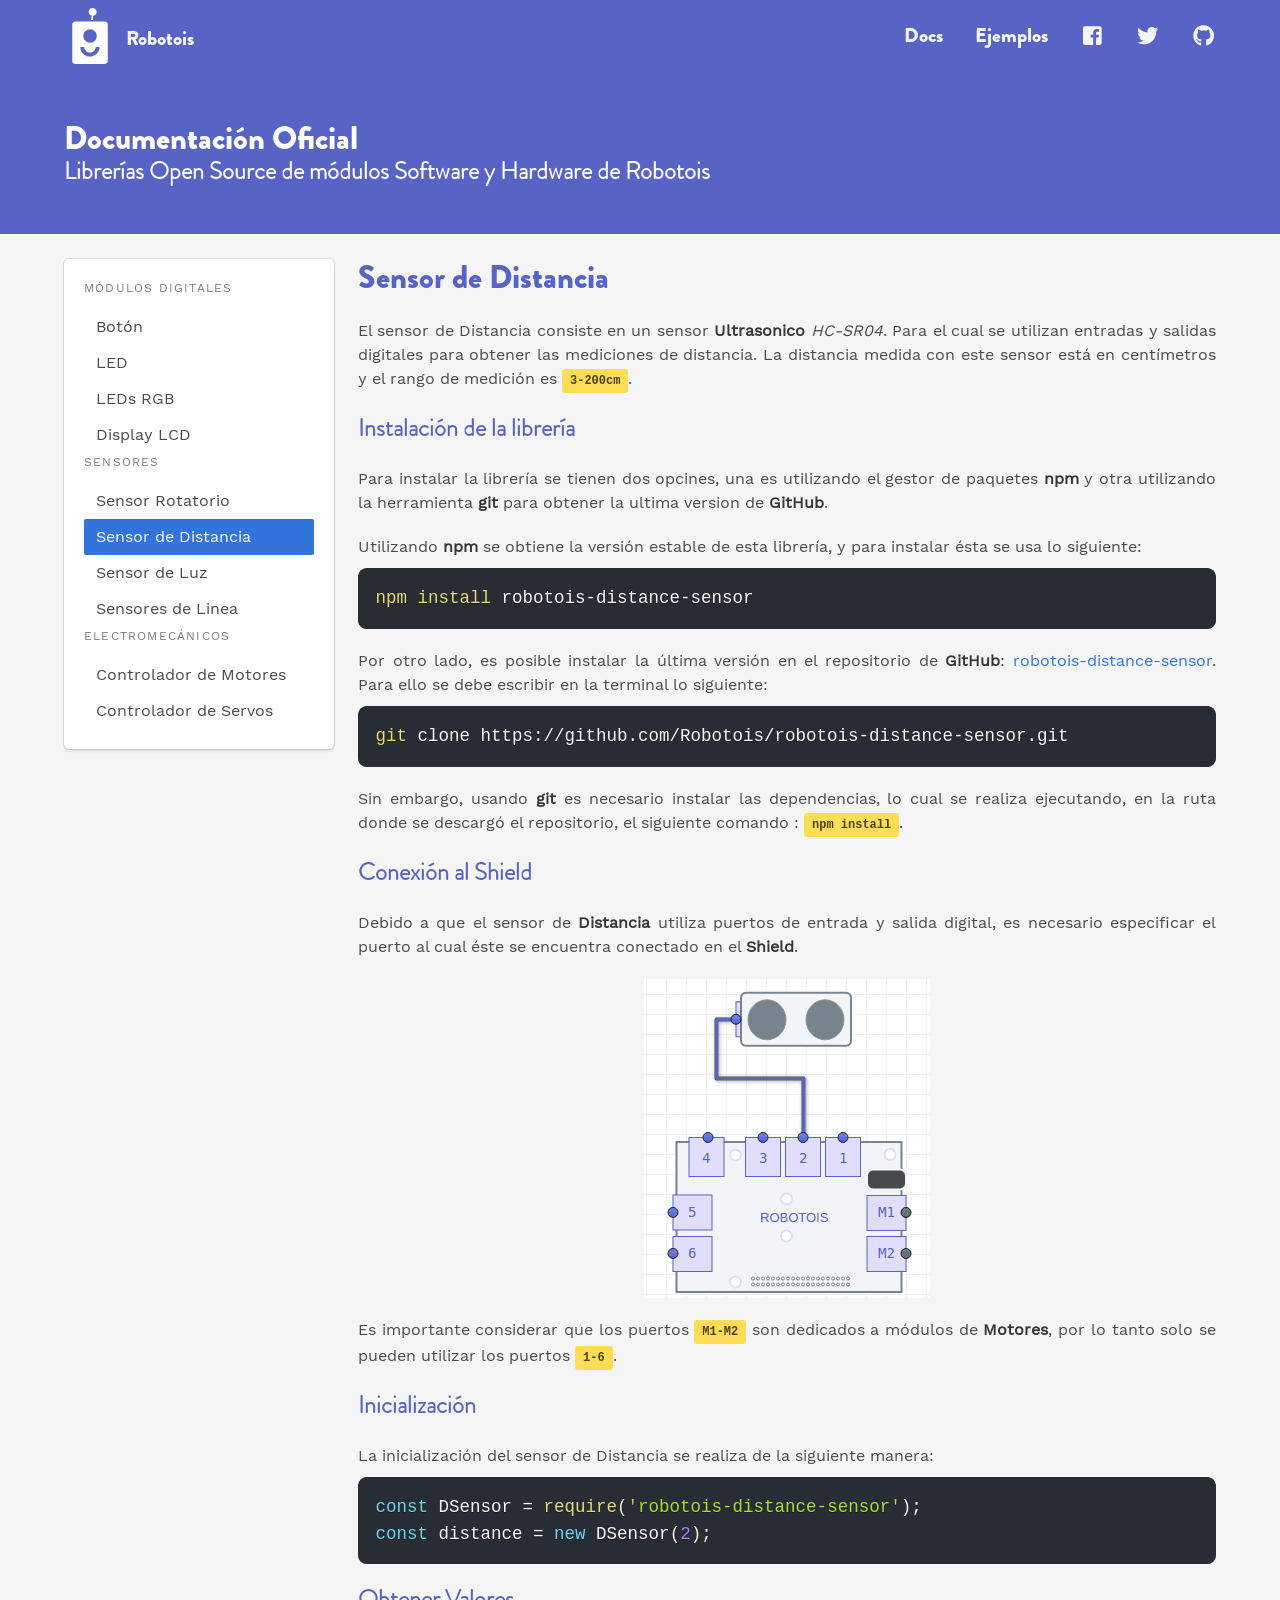
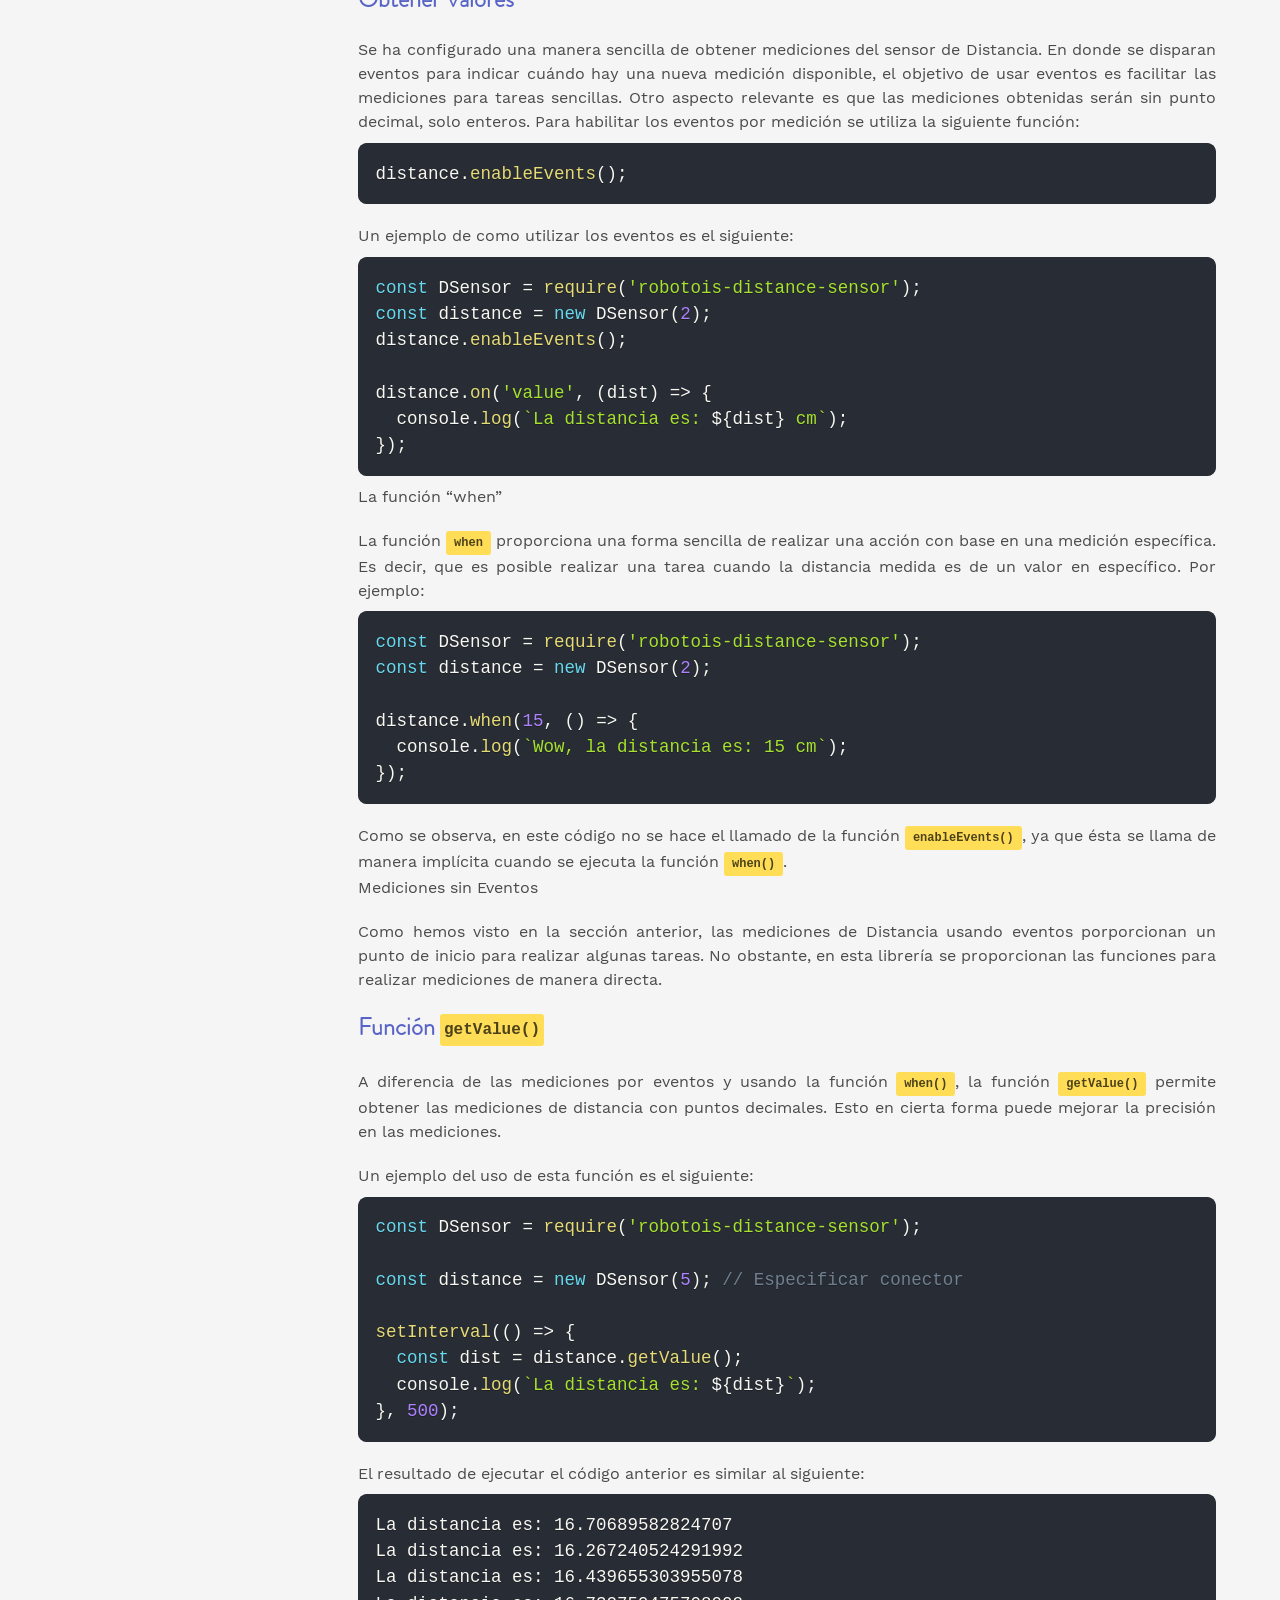
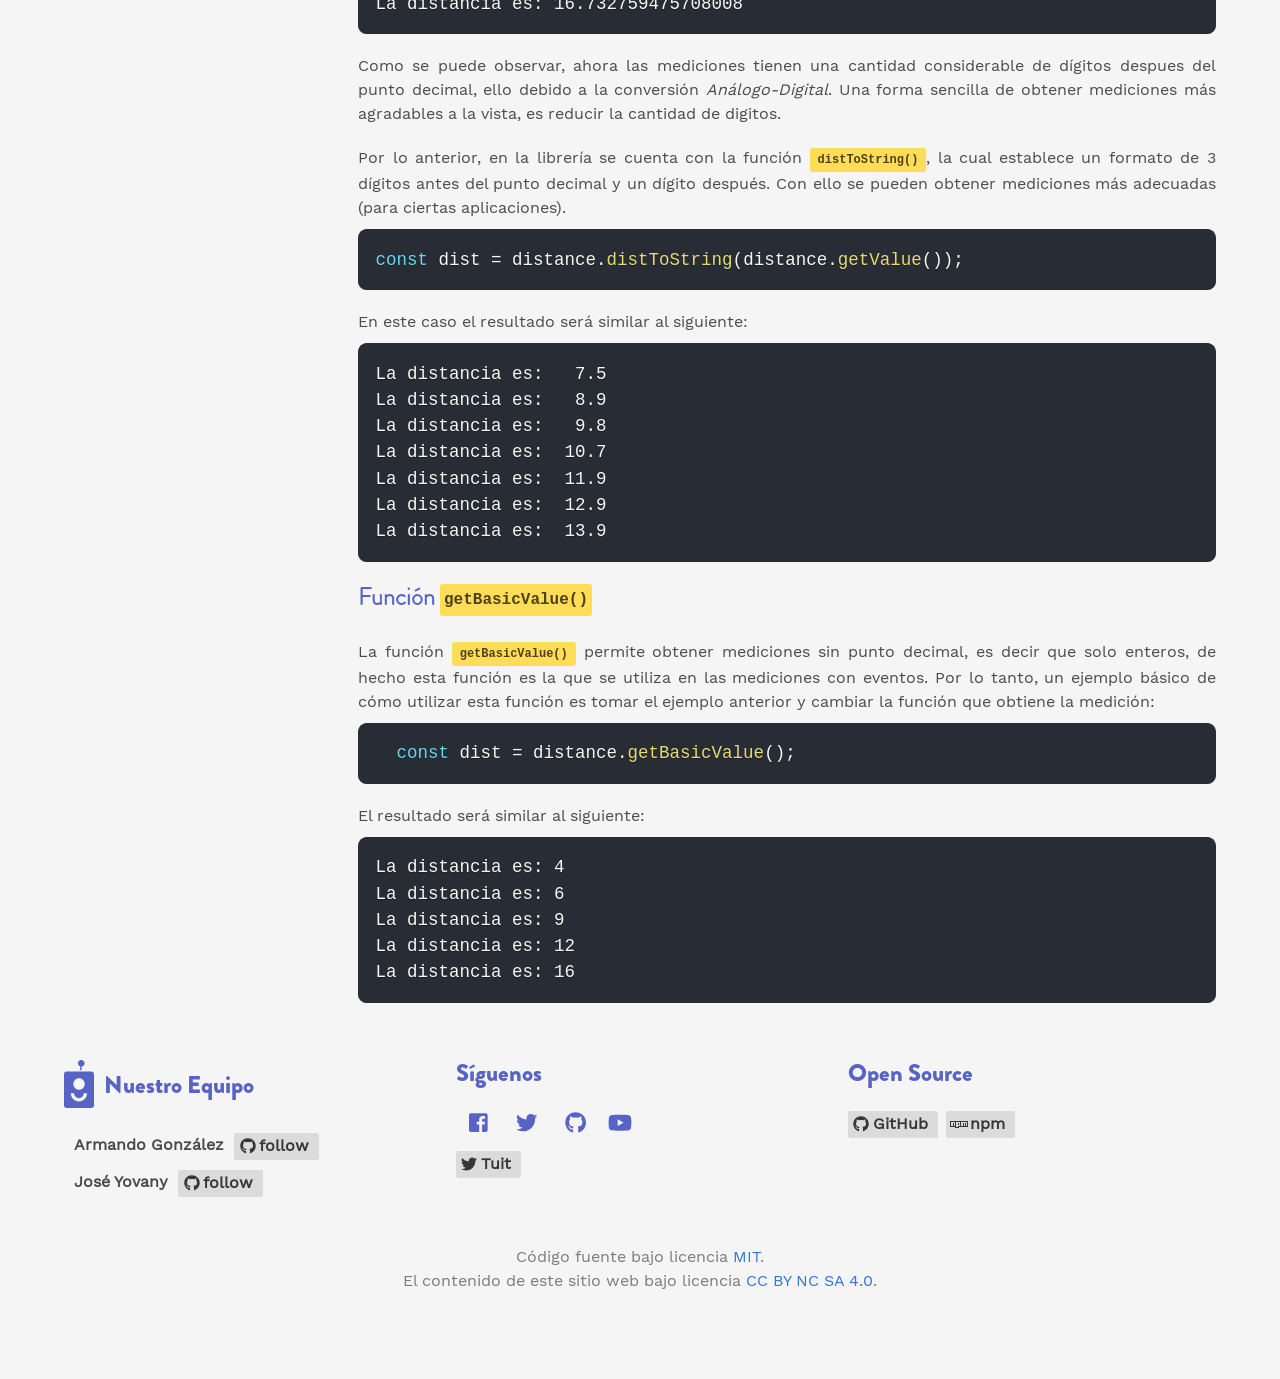
<file: docs/distance-sensor.html>
<!DOCTYPE html><html><head><meta charset="utf-8"/><meta http-equiv="x-ua-compatible" content="ie=edge"/><meta name="viewport" content="width=device-width, initial-scale=1, shrink-to-fit=no"/><link rel="preload" href="/component---src-layouts-index-js-a87cfaf93d9ff293ab9e.js" as="script"/><link rel="preload" href="/component---src-templates-docs-js-d0e3d21acb3fb98ab3d3.js" as="script"/><link rel="preload" href="/path---docs-distance-sensor-html-3fc007c2fdb3b51095aa.js" as="script"/><link rel="preload" href="/app-e120cd428f52394d7632.js" as="script"/><link rel="preload" href="/commons-43211b24d1c1daae657e.js" as="script"/><style type="text/css">
    .anchor {
      float: left;
      padding-right: 4px;
      margin-left: -20px;
    }
    h1 .anchor svg,
    h2 .anchor svg,
    h3 .anchor svg,
    h4 .anchor svg,
    h5 .anchor svg,
    h6 .anchor svg {
      visibility: hidden;
    }
    h1:hover .anchor svg,
    h2:hover .anchor svg,
    h3:hover .anchor svg,
    h4:hover .anchor svg,
    h5:hover .anchor svg,
    h6:hover .anchor svg {
      visibility: visible;
    }
  </style><script>
    document.addEventListener("DOMContentLoaded", function(event) {
      var hash = window.decodeURI(location.hash.replace('#', ''))
      if (hash !== '') {
        var element = document.getElementById(hash)
        if (element) {
          var offset = element.offsetTop
          // Wait for the browser to finish rendering before scrolling.
          setTimeout((function() {
            window.scrollTo(0, offset - 0)
          }), 0)
        }
      }
    })
  </script><title data-react-helmet="true"></title><meta data-react-helmet="true" name="description" content="Sample"/><meta data-react-helmet="true" name="keywords" content="sample, something"/><meta data-react-helmet="true" property="og:title"/><meta data-react-helmet="true" property="og:type" content="website"/><meta data-react-helmet="true" property="og:image" content="/logo-og.png"/><meta data-react-helmet="true" property="og:description" content="La plataforma para aprender Robótica y Programación"/><meta data-react-helmet="true" property="fb:app_id" content="623268441017527"/><style id="gatsby-inlined-css">/*! bulma.io v0.6.2 | MIT License | github.com/jgthms/bulma */@keyframes spinAround{0%{transform:rotate(0deg)}to{transform:rotate(359deg)}}

/*! minireset.css v0.0.2 | MIT License | github.com/jgthms/minireset.css */blockquote,body,dd,dl,dt,fieldset,figure,h1,h2,h3,h4,h5,h6,hr,html,iframe,legend,li,ol,p,pre,textarea,ul{margin:0;padding:0}h1,h2,h3,h4,h5,h6{font-size:100%;font-weight:400}ul{list-style:none}button,input,select,textarea{margin:0}html{box-sizing:border-box}*,:after,:before{box-sizing:inherit}audio,embed,img,object,video{max-width:100%}iframe{border:0}table{border-collapse:collapse;border-spacing:0}td,th{padding:0;text-align:left}html{background-color:#fff;font-size:16px;-moz-osx-font-smoothing:grayscale;-webkit-font-smoothing:antialiased;min-width:300px;overflow-x:hidden;overflow-y:scroll;text-rendering:optimizeLegibility;text-size-adjust:100%}article,aside,figure,footer,header,hgroup,section{display:block}body,button,input,select,textarea{font-family:BlinkMacSystemFont,-apple-system,Segoe UI,Roboto,Oxygen,Ubuntu,Cantarell,Fira Sans,Droid Sans,Helvetica Neue,Helvetica,Arial,sans-serif}code,pre{-moz-osx-font-smoothing:auto;-webkit-font-smoothing:auto;font-family:monospace}body{color:#4a4a4a;font-size:1rem;font-weight:400;line-height:1.5}a{color:#3273dc;cursor:pointer;text-decoration:none}a strong{color:currentColor}a:hover{color:#363636}code{background-color:#f5f5f5;color:#ff3860;font-size:.875em;font-weight:400;padding:.25em .5em}hr{background-color:#dbdbdb;border:none;display:block;height:1px;margin:1.5rem 0}img{height:auto;max-width:100%}input[type=checkbox],input[type=radio]{vertical-align:baseline}small{font-size:.875em}span{font-style:inherit;font-weight:inherit}strong{color:#363636;font-weight:700}pre{-webkit-overflow-scrolling:touch;background-color:#f5f5f5;color:#4a4a4a;font-size:.875em;overflow-x:auto;padding:1.25rem 1.5rem;white-space:pre;word-wrap:normal}pre code{background-color:transparent;color:currentColor;font-size:1em;padding:0}table td,table th{text-align:left;vertical-align:top}table th{color:#363636}.is-clearfix:after{clear:both;content:" ";display:table}.is-pulled-left{float:left!important}.is-pulled-right{float:right!important}.is-clipped{overflow:hidden!important}.is-overlay{bottom:0;left:0;position:absolute;right:0;top:0}.is-size-1{font-size:3rem!important}.is-size-2{font-size:2.5rem!important}.is-size-3{font-size:2rem!important}.is-size-4,.markdown h2,.subtitle{font-size:1.5rem!important}.is-size-5,.markdown .gatsby-highlight,.tois-menu{font-size:1.25rem!important}.is-size-6,body{font-size:1rem!important}.is-size-7{font-size:.75rem!important}@media screen and (max-width:768px){.is-size-1-mobile{font-size:3rem!important}.is-size-2-mobile{font-size:2.5rem!important}.is-size-3-mobile{font-size:2rem!important}.is-size-4-mobile{font-size:1.5rem!important}.is-size-5-mobile{font-size:1.25rem!important}.is-size-6-mobile{font-size:1rem!important}.is-size-7-mobile{font-size:.75rem!important}}@media print,screen and (min-width:769px){.is-size-1-tablet{font-size:3rem!important}.is-size-2-tablet{font-size:2.5rem!important}.is-size-3-tablet{font-size:2rem!important}.is-size-4-tablet{font-size:1.5rem!important}.is-size-5-tablet{font-size:1.25rem!important}.is-size-6-tablet{font-size:1rem!important}.is-size-7-tablet{font-size:.75rem!important}}@media screen and (max-width:1023px){.is-size-1-touch{font-size:3rem!important}.is-size-2-touch{font-size:2.5rem!important}.is-size-3-touch{font-size:2rem!important}.is-size-4-touch{font-size:1.5rem!important}.is-size-5-touch{font-size:1.25rem!important}.is-size-6-touch{font-size:1rem!important}.is-size-7-touch{font-size:.75rem!important}}@media screen and (min-width:1024px){.is-size-1-desktop{font-size:3rem!important}.is-size-2-desktop{font-size:2.5rem!important}.is-size-3-desktop{font-size:2rem!important}.is-size-4-desktop{font-size:1.5rem!important}.is-size-5-desktop{font-size:1.25rem!important}.is-size-6-desktop{font-size:1rem!important}.is-size-7-desktop{font-size:.75rem!important}}@media screen and (min-width:1216px){.is-size-1-widescreen{font-size:3rem!important}.is-size-2-widescreen{font-size:2.5rem!important}.is-size-3-widescreen{font-size:2rem!important}.is-size-4-widescreen{font-size:1.5rem!important}.is-size-5-widescreen{font-size:1.25rem!important}.is-size-6-widescreen{font-size:1rem!important}.is-size-7-widescreen{font-size:.75rem!important}}@media screen and (min-width:1408px){.is-size-1-fullhd{font-size:3rem!important}.is-size-2-fullhd{font-size:2.5rem!important}.is-size-3-fullhd{font-size:2rem!important}.is-size-4-fullhd{font-size:1.5rem!important}.is-size-5-fullhd{font-size:1.25rem!important}.is-size-6-fullhd{font-size:1rem!important}.is-size-7-fullhd{font-size:.75rem!important}}.has-text-centered{text-align:center!important}@media screen and (max-width:768px){.has-text-centered-mobile{text-align:center!important}}@media print,screen and (min-width:769px){.has-text-centered-tablet{text-align:center!important}}@media screen and (min-width:769px) and (max-width:1023px){.has-text-centered-tablet-only{text-align:center!important}}@media screen and (max-width:1023px){.has-text-centered-touch{text-align:center!important}}@media screen and (min-width:1024px){.has-text-centered-desktop{text-align:center!important}}@media screen and (min-width:1024px) and (max-width:1215px){.has-text-centered-desktop-only{text-align:center!important}}@media screen and (min-width:1216px){.has-text-centered-widescreen{text-align:center!important}}@media screen and (min-width:1216px) and (max-width:1407px){.has-text-centered-widescreen-only{text-align:center!important}}@media screen and (min-width:1408px){.has-text-centered-fullhd{text-align:center!important}}.has-text-justified{text-align:justify!important}@media screen and (max-width:768px){.has-text-justified-mobile{text-align:justify!important}}@media print,screen and (min-width:769px){.has-text-justified-tablet{text-align:justify!important}}@media screen and (min-width:769px) and (max-width:1023px){.has-text-justified-tablet-only{text-align:justify!important}}@media screen and (max-width:1023px){.has-text-justified-touch{text-align:justify!important}}@media screen and (min-width:1024px){.has-text-justified-desktop{text-align:justify!important}}@media screen and (min-width:1024px) and (max-width:1215px){.has-text-justified-desktop-only{text-align:justify!important}}@media screen and (min-width:1216px){.has-text-justified-widescreen{text-align:justify!important}}@media screen and (min-width:1216px) and (max-width:1407px){.has-text-justified-widescreen-only{text-align:justify!important}}@media screen and (min-width:1408px){.has-text-justified-fullhd{text-align:justify!important}}.has-text-left{text-align:left!important}@media screen and (max-width:768px){.has-text-left-mobile{text-align:left!important}}@media print,screen and (min-width:769px){.has-text-left-tablet{text-align:left!important}}@media screen and (min-width:769px) and (max-width:1023px){.has-text-left-tablet-only{text-align:left!important}}@media screen and (max-width:1023px){.has-text-left-touch{text-align:left!important}}@media screen and (min-width:1024px){.has-text-left-desktop{text-align:left!important}}@media screen and (min-width:1024px) and (max-width:1215px){.has-text-left-desktop-only{text-align:left!important}}@media screen and (min-width:1216px){.has-text-left-widescreen{text-align:left!important}}@media screen and (min-width:1216px) and (max-width:1407px){.has-text-left-widescreen-only{text-align:left!important}}@media screen and (min-width:1408px){.has-text-left-fullhd{text-align:left!important}}.has-text-right{text-align:right!important}@media screen and (max-width:768px){.has-text-right-mobile{text-align:right!important}}@media print,screen and (min-width:769px){.has-text-right-tablet{text-align:right!important}}@media screen and (min-width:769px) and (max-width:1023px){.has-text-right-tablet-only{text-align:right!important}}@media screen and (max-width:1023px){.has-text-right-touch{text-align:right!important}}@media screen and (min-width:1024px){.has-text-right-desktop{text-align:right!important}}@media screen and (min-width:1024px) and (max-width:1215px){.has-text-right-desktop-only{text-align:right!important}}@media screen and (min-width:1216px){.has-text-right-widescreen{text-align:right!important}}@media screen and (min-width:1216px) and (max-width:1407px){.has-text-right-widescreen-only{text-align:right!important}}@media screen and (min-width:1408px){.has-text-right-fullhd{text-align:right!important}}.is-capitalized{text-transform:capitalize!important}.is-lowercase{text-transform:lowercase!important}.is-uppercase{text-transform:uppercase!important}.is-italic{font-style:italic!important}.has-text-white{color:#fff!important}a.has-text-white:focus,a.has-text-white:hover{color:#e6e6e6!important}.has-text-black{color:#0a0a0a!important}a.has-text-black:focus,a.has-text-black:hover{color:#000!important}.has-text-light{color:#f5f5f5!important}a.has-text-light:focus,a.has-text-light:hover{color:#dbdbdb!important}.has-text-dark{color:#363636!important}a.has-text-dark:focus,a.has-text-dark:hover{color:#1c1c1c!important}.has-text-primary{color:#00d1b2!important}a.has-text-primary:focus,a.has-text-primary:hover{color:#009e86!important}.has-text-link{color:#3273dc!important}a.has-text-link:focus,a.has-text-link:hover{color:#205bbc!important}.has-text-info{color:#209cee!important}a.has-text-info:focus,a.has-text-info:hover{color:#0f81cc!important}.has-text-success{color:#23d160!important}a.has-text-success:focus,a.has-text-success:hover{color:#1ca64c!important}.has-text-warning{color:#ffdd57!important}a.has-text-warning:focus,a.has-text-warning:hover{color:#ffd324!important}.has-text-danger{color:#ff3860!important}a.has-text-danger:focus,a.has-text-danger:hover{color:#ff0537!important}.has-text-black-bis{color:#121212!important}.has-text-black-ter{color:#242424!important}.has-text-grey-darker{color:#363636!important}.has-text-grey-dark,.markdown p{color:#4a4a4a!important}.has-text-grey{color:#7a7a7a!important}.has-text-grey-light{color:#b5b5b5!important}.has-text-grey-lighter{color:#dbdbdb!important}.has-text-white-ter{color:#f5f5f5!important}.has-text-white-bis{color:#fafafa!important}.has-text-weight-light{font-weight:300!important}.has-text-weight-normal{font-weight:400!important}.has-text-weight-semibold{font-weight:600!important}.has-text-weight-bold{font-weight:700!important}.is-block{display:block!important}@media screen and (max-width:768px){.is-block-mobile{display:block!important}}@media print,screen and (min-width:769px){.is-block-tablet{display:block!important}}@media screen and (min-width:769px) and (max-width:1023px){.is-block-tablet-only{display:block!important}}@media screen and (max-width:1023px){.is-block-touch{display:block!important}}@media screen and (min-width:1024px){.is-block-desktop{display:block!important}}@media screen and (min-width:1024px) and (max-width:1215px){.is-block-desktop-only{display:block!important}}@media screen and (min-width:1216px){.is-block-widescreen{display:block!important}}@media screen and (min-width:1216px) and (max-width:1407px){.is-block-widescreen-only{display:block!important}}@media screen and (min-width:1408px){.is-block-fullhd{display:block!important}}.is-flex{display:flex!important}@media screen and (max-width:768px){.is-flex-mobile{display:flex!important}}@media print,screen and (min-width:769px){.is-flex-tablet{display:flex!important}}@media screen and (min-width:769px) and (max-width:1023px){.is-flex-tablet-only{display:flex!important}}@media screen and (max-width:1023px){.is-flex-touch{display:flex!important}}@media screen and (min-width:1024px){.is-flex-desktop{display:flex!important}}@media screen and (min-width:1024px) and (max-width:1215px){.is-flex-desktop-only{display:flex!important}}@media screen and (min-width:1216px){.is-flex-widescreen{display:flex!important}}@media screen and (min-width:1216px) and (max-width:1407px){.is-flex-widescreen-only{display:flex!important}}@media screen and (min-width:1408px){.is-flex-fullhd{display:flex!important}}.is-inline{display:inline!important}@media screen and (max-width:768px){.is-inline-mobile{display:inline!important}}@media print,screen and (min-width:769px){.is-inline-tablet{display:inline!important}}@media screen and (min-width:769px) and (max-width:1023px){.is-inline-tablet-only{display:inline!important}}@media screen and (max-width:1023px){.is-inline-touch{display:inline!important}}@media screen and (min-width:1024px){.is-inline-desktop{display:inline!important}}@media screen and (min-width:1024px) and (max-width:1215px){.is-inline-desktop-only{display:inline!important}}@media screen and (min-width:1216px){.is-inline-widescreen{display:inline!important}}@media screen and (min-width:1216px) and (max-width:1407px){.is-inline-widescreen-only{display:inline!important}}@media screen and (min-width:1408px){.is-inline-fullhd{display:inline!important}}.is-inline-block{display:inline-block!important}@media screen and (max-width:768px){.is-inline-block-mobile{display:inline-block!important}}@media print,screen and (min-width:769px){.is-inline-block-tablet{display:inline-block!important}}@media screen and (min-width:769px) and (max-width:1023px){.is-inline-block-tablet-only{display:inline-block!important}}@media screen and (max-width:1023px){.is-inline-block-touch{display:inline-block!important}}@media screen and (min-width:1024px){.is-inline-block-desktop{display:inline-block!important}}@media screen and (min-width:1024px) and (max-width:1215px){.is-inline-block-desktop-only{display:inline-block!important}}@media screen and (min-width:1216px){.is-inline-block-widescreen{display:inline-block!important}}@media screen and (min-width:1216px) and (max-width:1407px){.is-inline-block-widescreen-only{display:inline-block!important}}@media screen and (min-width:1408px){.is-inline-block-fullhd{display:inline-block!important}}.is-inline-flex{display:inline-flex!important}@media screen and (max-width:768px){.is-inline-flex-mobile{display:inline-flex!important}}@media print,screen and (min-width:769px){.is-inline-flex-tablet{display:inline-flex!important}}@media screen and (min-width:769px) and (max-width:1023px){.is-inline-flex-tablet-only{display:inline-flex!important}}@media screen and (max-width:1023px){.is-inline-flex-touch{display:inline-flex!important}}@media screen and (min-width:1024px){.is-inline-flex-desktop{display:inline-flex!important}}@media screen and (min-width:1024px) and (max-width:1215px){.is-inline-flex-desktop-only{display:inline-flex!important}}@media screen and (min-width:1216px){.is-inline-flex-widescreen{display:inline-flex!important}}@media screen and (min-width:1216px) and (max-width:1407px){.is-inline-flex-widescreen-only{display:inline-flex!important}}@media screen and (min-width:1408px){.is-inline-flex-fullhd{display:inline-flex!important}}.is-hidden{display:none!important}@media screen and (max-width:768px){.is-hidden-mobile{display:none!important}}@media print,screen and (min-width:769px){.is-hidden-tablet{display:none!important}}@media screen and (min-width:769px) and (max-width:1023px){.is-hidden-tablet-only{display:none!important}}@media screen and (max-width:1023px){.is-hidden-touch{display:none!important}}@media screen and (min-width:1024px){.is-hidden-desktop{display:none!important}}@media screen and (min-width:1024px) and (max-width:1215px){.is-hidden-desktop-only{display:none!important}}@media screen and (min-width:1216px){.is-hidden-widescreen{display:none!important}}@media screen and (min-width:1216px) and (max-width:1407px){.is-hidden-widescreen-only{display:none!important}}@media screen and (min-width:1408px){.is-hidden-fullhd{display:none!important}}.is-invisible{visibility:hidden!important}@media screen and (max-width:768px){.is-invisible-mobile{visibility:hidden!important}}@media print,screen and (min-width:769px){.is-invisible-tablet{visibility:hidden!important}}@media screen and (min-width:769px) and (max-width:1023px){.is-invisible-tablet-only{visibility:hidden!important}}@media screen and (max-width:1023px){.is-invisible-touch{visibility:hidden!important}}@media screen and (min-width:1024px){.is-invisible-desktop{visibility:hidden!important}}@media screen and (min-width:1024px) and (max-width:1215px){.is-invisible-desktop-only{visibility:hidden!important}}@media screen and (min-width:1216px){.is-invisible-widescreen{visibility:hidden!important}}@media screen and (min-width:1216px) and (max-width:1407px){.is-invisible-widescreen-only{visibility:hidden!important}}@media screen and (min-width:1408px){.is-invisible-fullhd{visibility:hidden!important}}.is-marginless{margin:0!important}.is-paddingless{padding:0!important}.is-radiusless{border-radius:0!important}.is-shadowless{box-shadow:none!important}.is-unselectable{-webkit-touch-callout:none;-webkit-user-select:none;-moz-user-select:none;-ms-user-select:none;user-select:none}.box{background-color:#fff;border-radius:5px;box-shadow:0 2px 3px hsla(0,0%,4%,.1),0 0 0 1px hsla(0,0%,4%,.1);color:#4a4a4a;display:block;padding:1.25rem}.box:not(:last-child){margin-bottom:1.5rem}a.box:focus,a.box:hover{box-shadow:0 2px 3px hsla(0,0%,4%,.1),0 0 0 1px #3273dc}a.box:active{box-shadow:inset 0 1px 2px hsla(0,0%,4%,.2),0 0 0 1px #3273dc}.button{-moz-appearance:none;-webkit-appearance:none;align-items:center;border:1px solid transparent;border-radius:3px;box-shadow:none;display:inline-flex;font-size:1rem;height:2.25em;justify-content:flex-start;line-height:1.5;padding-left:calc(.625em - 1px);padding-right:calc(.625em - 1px);position:relative;vertical-align:top;-webkit-touch-callout:none;-webkit-user-select:none;-moz-user-select:none;-ms-user-select:none;user-select:none;background-color:#fff;border-color:#dbdbdb;color:#363636;cursor:pointer;justify-content:center;padding:calc(.375em - 1px) .75em;text-align:center;white-space:nowrap}.button.hero-menu,.button.is-active,.button.is-focused,.button:active,.button:focus{outline:none}.button[disabled]{cursor:not-allowed}.button strong{color:inherit}.button .icon,.button .icon.is-large,.button .icon.is-medium,.button .icon.is-small{height:1.5em;width:1.5em}.button .icon:first-child:not(:last-child){margin-left:calc(-.375em - 1px);margin-right:.1875em}.button .icon:last-child:not(:first-child){margin-left:.1875em;margin-right:calc(-.375em - 1px)}.button .icon:first-child:last-child{margin-left:calc(-.375em - 1px);margin-right:calc(-.375em - 1px)}.button.is-hovered,.button:hover{border-color:#b5b5b5;color:#363636}.button.is-focused,.button:focus{border-color:#3273dc;color:#363636}.button.is-focused:not(:active),.button:focus:not(:active){box-shadow:0 0 0 .125em rgba(50,115,220,.25)}.button.hero-menu,.button.is-active,.button:active{border-color:#4a4a4a;color:#363636}.button.is-text{background-color:transparent;border-color:transparent;color:#4a4a4a;text-decoration:underline}.button.is-text.is-focused,.button.is-text.is-hovered,.button.is-text:focus,.button.is-text:hover{background-color:#f5f5f5;color:#363636}.button.is-text.hero-menu,.button.is-text.is-active,.button.is-text:active{background-color:#e8e8e8;color:#363636}.button.is-text[disabled]{background-color:transparent;border-color:transparent;box-shadow:none}.button.is-white{background-color:#fff;border-color:transparent;color:#0a0a0a}.button.is-white.is-hovered,.button.is-white:hover{background-color:#f9f9f9;border-color:transparent;color:#0a0a0a}.button.is-white.is-focused,.button.is-white:focus{border-color:transparent;color:#0a0a0a}.button.is-white.is-focused:not(:active),.button.is-white:focus:not(:active){box-shadow:0 0 0 .125em hsla(0,0%,100%,.25)}.button.is-white.hero-menu,.button.is-white.is-active,.button.is-white:active{background-color:#f2f2f2;border-color:transparent;color:#0a0a0a}.button.is-white[disabled]{background-color:#fff;border-color:transparent;box-shadow:none}.button.is-white.is-inverted{background-color:#0a0a0a;color:#fff}.button.is-white.is-inverted:hover{background-color:#000}.button.is-white.is-inverted[disabled]{background-color:#0a0a0a;border-color:transparent;box-shadow:none;color:#fff}.button.is-white.is-loading:after{border-color:transparent transparent #0a0a0a #0a0a0a!important}.button.is-white.is-outlined{background-color:transparent;border-color:#fff;color:#fff}.button.is-white.is-outlined:focus,.button.is-white.is-outlined:hover{background-color:#fff;border-color:#fff;color:#0a0a0a}.button.is-white.is-outlined.is-loading:after{border-color:transparent transparent #fff #fff!important}.button.is-white.is-outlined[disabled]{background-color:transparent;border-color:#fff;box-shadow:none;color:#fff}.button.is-white.is-inverted.is-outlined{background-color:transparent;border-color:#0a0a0a;color:#0a0a0a}.button.is-white.is-inverted.is-outlined:focus,.button.is-white.is-inverted.is-outlined:hover{background-color:#0a0a0a;color:#fff}.button.is-white.is-inverted.is-outlined[disabled]{background-color:transparent;border-color:#0a0a0a;box-shadow:none;color:#0a0a0a}.button.is-black{background-color:#0a0a0a;border-color:transparent;color:#fff}.button.is-black.is-hovered,.button.is-black:hover{background-color:#040404;border-color:transparent;color:#fff}.button.is-black.is-focused,.button.is-black:focus{border-color:transparent;color:#fff}.button.is-black.is-focused:not(:active),.button.is-black:focus:not(:active){box-shadow:0 0 0 .125em hsla(0,0%,4%,.25)}.button.is-black.hero-menu,.button.is-black.is-active,.button.is-black:active{background-color:#000;border-color:transparent;color:#fff}.button.is-black[disabled]{background-color:#0a0a0a;border-color:transparent;box-shadow:none}.button.is-black.is-inverted{background-color:#fff;color:#0a0a0a}.button.is-black.is-inverted:hover{background-color:#f2f2f2}.button.is-black.is-inverted[disabled]{background-color:#fff;border-color:transparent;box-shadow:none;color:#0a0a0a}.button.is-black.is-loading:after{border-color:transparent transparent #fff #fff!important}.button.is-black.is-outlined{background-color:transparent;border-color:#0a0a0a;color:#0a0a0a}.button.is-black.is-outlined:focus,.button.is-black.is-outlined:hover{background-color:#0a0a0a;border-color:#0a0a0a;color:#fff}.button.is-black.is-outlined.is-loading:after{border-color:transparent transparent #0a0a0a #0a0a0a!important}.button.is-black.is-outlined[disabled]{background-color:transparent;border-color:#0a0a0a;box-shadow:none;color:#0a0a0a}.button.is-black.is-inverted.is-outlined{background-color:transparent;border-color:#fff;color:#fff}.button.is-black.is-inverted.is-outlined:focus,.button.is-black.is-inverted.is-outlined:hover{background-color:#fff;color:#0a0a0a}.button.is-black.is-inverted.is-outlined[disabled]{background-color:transparent;border-color:#fff;box-shadow:none;color:#fff}.button.is-light{background-color:#f5f5f5;border-color:transparent;color:#363636}.button.is-light.is-hovered,.button.is-light:hover{background-color:#eee;border-color:transparent;color:#363636}.button.is-light.is-focused,.button.is-light:focus{border-color:transparent;color:#363636}.button.is-light.is-focused:not(:active),.button.is-light:focus:not(:active){box-shadow:0 0 0 .125em hsla(0,0%,96%,.25)}.button.is-light.hero-menu,.button.is-light.is-active,.button.is-light:active{background-color:#e8e8e8;border-color:transparent;color:#363636}.button.is-light[disabled]{background-color:#f5f5f5;border-color:transparent;box-shadow:none}.button.is-light.is-inverted{background-color:#363636;color:#f5f5f5}.button.is-light.is-inverted:hover{background-color:#292929}.button.is-light.is-inverted[disabled]{background-color:#363636;border-color:transparent;box-shadow:none;color:#f5f5f5}.button.is-light.is-loading:after{border-color:transparent transparent #363636 #363636!important}.button.is-light.is-outlined{background-color:transparent;border-color:#f5f5f5;color:#f5f5f5}.button.is-light.is-outlined:focus,.button.is-light.is-outlined:hover{background-color:#f5f5f5;border-color:#f5f5f5;color:#363636}.button.is-light.is-outlined.is-loading:after{border-color:transparent transparent #f5f5f5 #f5f5f5!important}.button.is-light.is-outlined[disabled]{background-color:transparent;border-color:#f5f5f5;box-shadow:none;color:#f5f5f5}.button.is-light.is-inverted.is-outlined{background-color:transparent;border-color:#363636;color:#363636}.button.is-light.is-inverted.is-outlined:focus,.button.is-light.is-inverted.is-outlined:hover{background-color:#363636;color:#f5f5f5}.button.is-light.is-inverted.is-outlined[disabled]{background-color:transparent;border-color:#363636;box-shadow:none;color:#363636}.button.is-dark{background-color:#363636;border-color:transparent;color:#f5f5f5}.button.is-dark.is-hovered,.button.is-dark:hover{background-color:#2f2f2f;border-color:transparent;color:#f5f5f5}.button.is-dark.is-focused,.button.is-dark:focus{border-color:transparent;color:#f5f5f5}.button.is-dark.is-focused:not(:active),.button.is-dark:focus:not(:active){box-shadow:0 0 0 .125em rgba(54,54,54,.25)}.button.is-dark.hero-menu,.button.is-dark.is-active,.button.is-dark:active{background-color:#292929;border-color:transparent;color:#f5f5f5}.button.is-dark[disabled]{background-color:#363636;border-color:transparent;box-shadow:none}.button.is-dark.is-inverted{background-color:#f5f5f5;color:#363636}.button.is-dark.is-inverted:hover{background-color:#e8e8e8}.button.is-dark.is-inverted[disabled]{background-color:#f5f5f5;border-color:transparent;box-shadow:none;color:#363636}.button.is-dark.is-loading:after{border-color:transparent transparent #f5f5f5 #f5f5f5!important}.button.is-dark.is-outlined{background-color:transparent;border-color:#363636;color:#363636}.button.is-dark.is-outlined:focus,.button.is-dark.is-outlined:hover{background-color:#363636;border-color:#363636;color:#f5f5f5}.button.is-dark.is-outlined.is-loading:after{border-color:transparent transparent #363636 #363636!important}.button.is-dark.is-outlined[disabled]{background-color:transparent;border-color:#363636;box-shadow:none;color:#363636}.button.is-dark.is-inverted.is-outlined{background-color:transparent;border-color:#f5f5f5;color:#f5f5f5}.button.is-dark.is-inverted.is-outlined:focus,.button.is-dark.is-inverted.is-outlined:hover{background-color:#f5f5f5;color:#363636}.button.is-dark.is-inverted.is-outlined[disabled]{background-color:transparent;border-color:#f5f5f5;box-shadow:none;color:#f5f5f5}.button.is-primary{background-color:#00d1b2;border-color:transparent;color:#fff}.button.is-primary.is-hovered,.button.is-primary:hover{background-color:#00c4a7;border-color:transparent;color:#fff}.button.is-primary.is-focused,.button.is-primary:focus{border-color:transparent;color:#fff}.button.is-primary.is-focused:not(:active),.button.is-primary:focus:not(:active){box-shadow:0 0 0 .125em rgba(0,209,178,.25)}.button.is-primary.hero-menu,.button.is-primary.is-active,.button.is-primary:active{background-color:#00b89c;border-color:transparent;color:#fff}.button.is-primary[disabled]{background-color:#00d1b2;border-color:transparent;box-shadow:none}.button.is-primary.is-inverted{background-color:#fff;color:#00d1b2}.button.is-primary.is-inverted:hover{background-color:#f2f2f2}.button.is-primary.is-inverted[disabled]{background-color:#fff;border-color:transparent;box-shadow:none;color:#00d1b2}.button.is-primary.is-loading:after{border-color:transparent transparent #fff #fff!important}.button.is-primary.is-outlined{background-color:transparent;border-color:#00d1b2;color:#00d1b2}.button.is-primary.is-outlined:focus,.button.is-primary.is-outlined:hover{background-color:#00d1b2;border-color:#00d1b2;color:#fff}.button.is-primary.is-outlined.is-loading:after{border-color:transparent transparent #00d1b2 #00d1b2!important}.button.is-primary.is-outlined[disabled]{background-color:transparent;border-color:#00d1b2;box-shadow:none;color:#00d1b2}.button.is-primary.is-inverted.is-outlined{background-color:transparent;border-color:#fff;color:#fff}.button.is-primary.is-inverted.is-outlined:focus,.button.is-primary.is-inverted.is-outlined:hover{background-color:#fff;color:#00d1b2}.button.is-primary.is-inverted.is-outlined[disabled]{background-color:transparent;border-color:#fff;box-shadow:none;color:#fff}.button.is-link{background-color:#3273dc;border-color:transparent;color:#fff}.button.is-link.is-hovered,.button.is-link:hover{background-color:#276cda;border-color:transparent;color:#fff}.button.is-link.is-focused,.button.is-link:focus{border-color:transparent;color:#fff}.button.is-link.is-focused:not(:active),.button.is-link:focus:not(:active){box-shadow:0 0 0 .125em rgba(50,115,220,.25)}.button.is-link.hero-menu,.button.is-link.is-active,.button.is-link:active{background-color:#2366d1;border-color:transparent;color:#fff}.button.is-link[disabled]{background-color:#3273dc;border-color:transparent;box-shadow:none}.button.is-link.is-inverted{background-color:#fff;color:#3273dc}.button.is-link.is-inverted:hover{background-color:#f2f2f2}.button.is-link.is-inverted[disabled]{background-color:#fff;border-color:transparent;box-shadow:none;color:#3273dc}.button.is-link.is-loading:after{border-color:transparent transparent #fff #fff!important}.button.is-link.is-outlined{background-color:transparent;border-color:#3273dc;color:#3273dc}.button.is-link.is-outlined:focus,.button.is-link.is-outlined:hover{background-color:#3273dc;border-color:#3273dc;color:#fff}.button.is-link.is-outlined.is-loading:after{border-color:transparent transparent #3273dc #3273dc!important}.button.is-link.is-outlined[disabled]{background-color:transparent;border-color:#3273dc;box-shadow:none;color:#3273dc}.button.is-link.is-inverted.is-outlined{background-color:transparent;border-color:#fff;color:#fff}.button.is-link.is-inverted.is-outlined:focus,.button.is-link.is-inverted.is-outlined:hover{background-color:#fff;color:#3273dc}.button.is-link.is-inverted.is-outlined[disabled]{background-color:transparent;border-color:#fff;box-shadow:none;color:#fff}.button.is-info{background-color:#209cee;border-color:transparent;color:#fff}.button.is-info.is-hovered,.button.is-info:hover{background-color:#1496ed;border-color:transparent;color:#fff}.button.is-info.is-focused,.button.is-info:focus{border-color:transparent;color:#fff}.button.is-info.is-focused:not(:active),.button.is-info:focus:not(:active){box-shadow:0 0 0 .125em rgba(32,156,238,.25)}.button.is-info.hero-menu,.button.is-info.is-active,.button.is-info:active{background-color:#118fe4;border-color:transparent;color:#fff}.button.is-info[disabled]{background-color:#209cee;border-color:transparent;box-shadow:none}.button.is-info.is-inverted{background-color:#fff;color:#209cee}.button.is-info.is-inverted:hover{background-color:#f2f2f2}.button.is-info.is-inverted[disabled]{background-color:#fff;border-color:transparent;box-shadow:none;color:#209cee}.button.is-info.is-loading:after{border-color:transparent transparent #fff #fff!important}.button.is-info.is-outlined{background-color:transparent;border-color:#209cee;color:#209cee}.button.is-info.is-outlined:focus,.button.is-info.is-outlined:hover{background-color:#209cee;border-color:#209cee;color:#fff}.button.is-info.is-outlined.is-loading:after{border-color:transparent transparent #209cee #209cee!important}.button.is-info.is-outlined[disabled]{background-color:transparent;border-color:#209cee;box-shadow:none;color:#209cee}.button.is-info.is-inverted.is-outlined{background-color:transparent;border-color:#fff;color:#fff}.button.is-info.is-inverted.is-outlined:focus,.button.is-info.is-inverted.is-outlined:hover{background-color:#fff;color:#209cee}.button.is-info.is-inverted.is-outlined[disabled]{background-color:transparent;border-color:#fff;box-shadow:none;color:#fff}.button.is-success{background-color:#23d160;border-color:transparent;color:#fff}.button.is-success.is-hovered,.button.is-success:hover{background-color:#22c65b;border-color:transparent;color:#fff}.button.is-success.is-focused,.button.is-success:focus{border-color:transparent;color:#fff}.button.is-success.is-focused:not(:active),.button.is-success:focus:not(:active){box-shadow:0 0 0 .125em rgba(35,209,96,.25)}.button.is-success.hero-menu,.button.is-success.is-active,.button.is-success:active{background-color:#20bc56;border-color:transparent;color:#fff}.button.is-success[disabled]{background-color:#23d160;border-color:transparent;box-shadow:none}.button.is-success.is-inverted{background-color:#fff;color:#23d160}.button.is-success.is-inverted:hover{background-color:#f2f2f2}.button.is-success.is-inverted[disabled]{background-color:#fff;border-color:transparent;box-shadow:none;color:#23d160}.button.is-success.is-loading:after{border-color:transparent transparent #fff #fff!important}.button.is-success.is-outlined{background-color:transparent;border-color:#23d160;color:#23d160}.button.is-success.is-outlined:focus,.button.is-success.is-outlined:hover{background-color:#23d160;border-color:#23d160;color:#fff}.button.is-success.is-outlined.is-loading:after{border-color:transparent transparent #23d160 #23d160!important}.button.is-success.is-outlined[disabled]{background-color:transparent;border-color:#23d160;box-shadow:none;color:#23d160}.button.is-success.is-inverted.is-outlined{background-color:transparent;border-color:#fff;color:#fff}.button.is-success.is-inverted.is-outlined:focus,.button.is-success.is-inverted.is-outlined:hover{background-color:#fff;color:#23d160}.button.is-success.is-inverted.is-outlined[disabled]{background-color:transparent;border-color:#fff;box-shadow:none;color:#fff}.button.is-warning,.markdown h2 code.button,.markdown p code.button{background-color:#ffdd57;border-color:transparent;color:rgba(0,0,0,.7)}.button.is-warning.is-hovered,.button.is-warning:hover,.markdown h2 code.button.is-hovered,.markdown h2 code.button:hover,.markdown p code.button.is-hovered,.markdown p code.button:hover{background-color:#ffdb4a;border-color:transparent;color:rgba(0,0,0,.7)}.button.is-warning.is-focused,.button.is-warning:focus,.markdown h2 code.button.is-focused,.markdown h2 code.button:focus,.markdown p code.button.is-focused,.markdown p code.button:focus{border-color:transparent;color:rgba(0,0,0,.7)}.button.is-warning.is-focused:not(:active),.button.is-warning:focus:not(:active),.markdown h2 code.button.is-focused:not(:active),.markdown h2 code.button:focus:not(:active),.markdown p code.button.is-focused:not(:active),.markdown p code.button:focus:not(:active){box-shadow:0 0 0 .125em rgba(255,221,87,.25)}.button.is-warning.hero-menu,.button.is-warning.is-active,.button.is-warning:active,.markdown h2 code.button.hero-menu,.markdown h2 code.button.is-active,.markdown h2 code.button:active,.markdown p code.button.hero-menu,.markdown p code.button.is-active,.markdown p code.button:active{background-color:#ffd83d;border-color:transparent;color:rgba(0,0,0,.7)}.button.is-warning[disabled],.markdown h2 code.button[disabled],.markdown p code.button[disabled]{background-color:#ffdd57;border-color:transparent;box-shadow:none}.button.is-warning.is-inverted,.markdown h2 code.button.is-inverted,.markdown p code.button.is-inverted{background-color:rgba(0,0,0,.7);color:#ffdd57}.button.is-warning.is-inverted:hover,.markdown h2 code.button.is-inverted:hover,.markdown p code.button.is-inverted:hover{background-color:rgba(0,0,0,.7)}.button.is-warning.is-inverted[disabled],.markdown h2 code.button.is-inverted[disabled],.markdown p code.button.is-inverted[disabled]{background-color:rgba(0,0,0,.7);border-color:transparent;box-shadow:none;color:#ffdd57}.button.is-warning.is-loading:after,.markdown h2 code.button.is-loading:after,.markdown p code.button.is-loading:after{border-color:transparent transparent rgba(0,0,0,.7) rgba(0,0,0,.7)!important}.button.is-warning.is-outlined,.markdown h2 code.button.is-outlined,.markdown p code.button.is-outlined{background-color:transparent;border-color:#ffdd57;color:#ffdd57}.button.is-warning.is-outlined:focus,.button.is-warning.is-outlined:hover,.markdown h2 code.button.is-outlined:focus,.markdown h2 code.button.is-outlined:hover,.markdown p code.button.is-outlined:focus,.markdown p code.button.is-outlined:hover{background-color:#ffdd57;border-color:#ffdd57;color:rgba(0,0,0,.7)}.button.is-warning.is-outlined.is-loading:after,.markdown h2 code.button.is-outlined.is-loading:after,.markdown p code.button.is-outlined.is-loading:after{border-color:transparent transparent #ffdd57 #ffdd57!important}.button.is-warning.is-outlined[disabled],.markdown h2 code.button.is-outlined[disabled],.markdown p code.button.is-outlined[disabled]{background-color:transparent;border-color:#ffdd57;box-shadow:none;color:#ffdd57}.button.is-warning.is-inverted.is-outlined,.markdown h2 code.button.is-inverted.is-outlined,.markdown p code.button.is-inverted.is-outlined{background-color:transparent;border-color:rgba(0,0,0,.7);color:rgba(0,0,0,.7)}.button.is-warning.is-inverted.is-outlined:focus,.button.is-warning.is-inverted.is-outlined:hover,.markdown h2 code.button.is-inverted.is-outlined:focus,.markdown h2 code.button.is-inverted.is-outlined:hover,.markdown p code.button.is-inverted.is-outlined:focus,.markdown p code.button.is-inverted.is-outlined:hover{background-color:rgba(0,0,0,.7);color:#ffdd57}.button.is-warning.is-inverted.is-outlined[disabled],.markdown h2 code.button.is-inverted.is-outlined[disabled],.markdown p code.button.is-inverted.is-outlined[disabled]{background-color:transparent;border-color:rgba(0,0,0,.7);box-shadow:none;color:rgba(0,0,0,.7)}.button.is-danger{background-color:#ff3860;border-color:transparent;color:#fff}.button.is-danger.is-hovered,.button.is-danger:hover{background-color:#ff2b56;border-color:transparent;color:#fff}.button.is-danger.is-focused,.button.is-danger:focus{border-color:transparent;color:#fff}.button.is-danger.is-focused:not(:active),.button.is-danger:focus:not(:active){box-shadow:0 0 0 .125em rgba(255,56,96,.25)}.button.is-danger.hero-menu,.button.is-danger.is-active,.button.is-danger:active{background-color:#ff1f4b;border-color:transparent;color:#fff}.button.is-danger[disabled]{background-color:#ff3860;border-color:transparent;box-shadow:none}.button.is-danger.is-inverted{background-color:#fff;color:#ff3860}.button.is-danger.is-inverted:hover{background-color:#f2f2f2}.button.is-danger.is-inverted[disabled]{background-color:#fff;border-color:transparent;box-shadow:none;color:#ff3860}.button.is-danger.is-loading:after{border-color:transparent transparent #fff #fff!important}.button.is-danger.is-outlined{background-color:transparent;border-color:#ff3860;color:#ff3860}.button.is-danger.is-outlined:focus,.button.is-danger.is-outlined:hover{background-color:#ff3860;border-color:#ff3860;color:#fff}.button.is-danger.is-outlined.is-loading:after{border-color:transparent transparent #ff3860 #ff3860!important}.button.is-danger.is-outlined[disabled]{background-color:transparent;border-color:#ff3860;box-shadow:none;color:#ff3860}.button.is-danger.is-inverted.is-outlined{background-color:transparent;border-color:#fff;color:#fff}.button.is-danger.is-inverted.is-outlined:focus,.button.is-danger.is-inverted.is-outlined:hover{background-color:#fff;color:#ff3860}.button.is-danger.is-inverted.is-outlined[disabled]{background-color:transparent;border-color:#fff;box-shadow:none;color:#fff}.button.is-small{border-radius:2px;font-size:.75rem}.button.is-medium{font-size:1.25rem}.button.is-large{font-size:1.5rem}.button[disabled]{background-color:#fff;border-color:#dbdbdb;box-shadow:none;opacity:.5}.button.is-fullwidth{display:flex;width:100%}.button.is-loading{color:transparent!important;pointer-events:none}.button.is-loading:after{animation:spinAround .5s infinite linear;border:2px solid #dbdbdb;border-radius:290486px;border-right-color:transparent;border-top-color:transparent;content:"";display:block;height:1em;position:relative;width:1em;position:absolute;left:calc(50% - 0.5em);top:calc(50% - 0.5em);position:absolute!important}.button.is-static{background-color:#f5f5f5;border-color:#dbdbdb;color:#7a7a7a;box-shadow:none;pointer-events:none}.button.is-rounded{border-radius:290486px;padding-left:1em;padding-right:1em}.buttons{align-items:center;display:flex;flex-wrap:wrap;justify-content:flex-start}.buttons .button{margin-bottom:.5rem}.buttons .button:not(:last-child){margin-right:.5rem}.buttons:last-child{margin-bottom:-.5rem}.buttons:not(:last-child){margin-bottom:1rem}.buttons.has-addons .button:not(:first-child){border-bottom-left-radius:0;border-top-left-radius:0}.buttons.has-addons .button:not(:last-child){border-bottom-right-radius:0;border-top-right-radius:0;margin-right:-1px}.buttons.has-addons .button:last-child{margin-right:0}.buttons.has-addons .button.is-hovered,.buttons.has-addons .button:hover{z-index:2}.buttons.has-addons .button.hero-menu,.buttons.has-addons .button.is-active,.buttons.has-addons .button.is-focused,.buttons.has-addons .button.is-selected,.buttons.has-addons .button:active,.buttons.has-addons .button:focus{z-index:3}.buttons.has-addons .button.hero-menu:hover,.buttons.has-addons .button.is-active:hover,.buttons.has-addons .button.is-focused:hover,.buttons.has-addons .button.is-selected:hover,.buttons.has-addons .button:active:hover,.buttons.has-addons .button:focus:hover{z-index:4}.buttons.is-centered{justify-content:center}.buttons.is-right{justify-content:flex-end}.container{margin:0 auto;position:relative}@media screen and (min-width:1024px){.container{max-width:960px;width:960px}.container.is-fluid{margin-left:32px;margin-right:32px;max-width:none;width:auto}}@media screen and (max-width:1215px){.container.is-widescreen{max-width:1152px;width:auto}}@media screen and (max-width:1407px){.container.is-fullhd{max-width:1344px;width:auto}}@media screen and (min-width:1216px){.container{max-width:1152px;width:1152px}}@media screen and (min-width:1408px){.container{max-width:1344px;width:1344px}}.content:not(:last-child){margin-bottom:1.5rem}.content li+li{margin-top:.25em}.content blockquote:not(:last-child),.content dl:not(:last-child),.content ol:not(:last-child),.content p:not(:last-child),.content pre:not(:last-child),.content table:not(:last-child),.content ul:not(:last-child){margin-bottom:1em}.content h1,.content h2,.content h3,.content h4,.content h5,.content h6{color:#363636;font-weight:400;line-height:1.125}.content h1{font-size:2em;margin-bottom:.5em}.content h1:not(:first-child){margin-top:1em}.content h2{font-size:1.75em;margin-bottom:.5714em}.content h2:not(:first-child){margin-top:1.1428em}.content h3{font-size:1.5em;margin-bottom:.6666em}.content h3:not(:first-child){margin-top:1.3333em}.content h4{font-size:1.25em;margin-bottom:.8em}.content h5{font-size:1.125em;margin-bottom:.8888em}.content h6{font-size:1em;margin-bottom:1em}.content blockquote{background-color:#f5f5f5;border-left:5px solid #dbdbdb;padding:1.25em 1.5em}.content ol{list-style:decimal outside}.content ol,.content ul{margin-left:2em;margin-top:1em}.content ul{list-style:disc outside}.content ul ul{list-style-type:circle;margin-top:.5em}.content ul ul ul{list-style-type:square}.content dd{margin-left:2em}.content figure{margin-left:2em;margin-right:2em;text-align:center}.content figure:not(:first-child){margin-top:2em}.content figure:not(:last-child){margin-bottom:2em}.content figure img{display:inline-block}.content figure figcaption{font-style:italic}.content pre{-webkit-overflow-scrolling:touch;overflow-x:auto;padding:1.25em 1.5em;white-space:pre;word-wrap:normal}.content sub,.content sup{font-size:75%}.content table{width:100%}.content table td,.content table th{border:1px solid #dbdbdb;border-width:0 0 1px;padding:.5em .75em;vertical-align:top}.content table th{color:#363636;text-align:left}.content table tr:hover{background-color:#f5f5f5}.content table thead td,.content table thead th{border-width:0 0 2px;color:#363636}.content table tfoot td,.content table tfoot th{border-width:2px 0 0;color:#363636}.content table tbody tr:last-child td,.content table tbody tr:last-child th{border-bottom-width:0}.content.is-small{font-size:.75rem}.content.is-medium{font-size:1.25rem}.content.is-large{font-size:1.5rem}.input,.textarea{-moz-appearance:none;-webkit-appearance:none;align-items:center;border:1px solid transparent;border-radius:3px;box-shadow:none;display:inline-flex;font-size:1rem;height:2.25em;justify-content:flex-start;line-height:1.5;padding:calc(.375em - 1px) calc(.625em - 1px);position:relative;vertical-align:top;background-color:#fff;border-color:#dbdbdb;color:#363636;box-shadow:inset 0 1px 2px hsla(0,0%,4%,.1);max-width:100%;width:100%}.input.hero-menu,.input.is-active,.input.is-focused,.input:active,.input:focus,.textarea.hero-menu,.textarea.is-active,.textarea.is-focused,.textarea:active,.textarea:focus{outline:none}.input[disabled],.textarea[disabled]{cursor:not-allowed}.input::-moz-placeholder,.textarea::-moz-placeholder{color:rgba(54,54,54,.3)}.input::-webkit-input-placeholder,.textarea::-webkit-input-placeholder{color:rgba(54,54,54,.3)}.input:-moz-placeholder,.textarea:-moz-placeholder{color:rgba(54,54,54,.3)}.input:-ms-input-placeholder,.textarea:-ms-input-placeholder{color:rgba(54,54,54,.3)}.input.is-hovered,.input:hover,.textarea.is-hovered,.textarea:hover{border-color:#b5b5b5}.input.hero-menu,.input.is-active,.input.is-focused,.input:active,.input:focus,.textarea.hero-menu,.textarea.is-active,.textarea.is-focused,.textarea:active,.textarea:focus{border-color:#3273dc;box-shadow:0 0 0 .125em rgba(50,115,220,.25)}.input[disabled],.textarea[disabled]{background-color:#f5f5f5;border-color:#f5f5f5;box-shadow:none;color:#7a7a7a}.input[disabled]::-moz-placeholder,.textarea[disabled]::-moz-placeholder{color:hsla(0,0%,48%,.3)}.input[disabled]::-webkit-input-placeholder,.textarea[disabled]::-webkit-input-placeholder{color:hsla(0,0%,48%,.3)}.input[disabled]:-moz-placeholder,.textarea[disabled]:-moz-placeholder{color:hsla(0,0%,48%,.3)}.input[disabled]:-ms-input-placeholder,.textarea[disabled]:-ms-input-placeholder{color:hsla(0,0%,48%,.3)}.input[readonly],.textarea[readonly]{box-shadow:none}.input.is-white,.textarea.is-white{border-color:#fff}.input.is-white.hero-menu,.input.is-white.is-active,.input.is-white.is-focused,.input.is-white:active,.input.is-white:focus,.textarea.is-white.hero-menu,.textarea.is-white.is-active,.textarea.is-white.is-focused,.textarea.is-white:active,.textarea.is-white:focus{box-shadow:0 0 0 .125em hsla(0,0%,100%,.25)}.input.is-black,.textarea.is-black{border-color:#0a0a0a}.input.is-black.hero-menu,.input.is-black.is-active,.input.is-black.is-focused,.input.is-black:active,.input.is-black:focus,.textarea.is-black.hero-menu,.textarea.is-black.is-active,.textarea.is-black.is-focused,.textarea.is-black:active,.textarea.is-black:focus{box-shadow:0 0 0 .125em hsla(0,0%,4%,.25)}.input.is-light,.textarea.is-light{border-color:#f5f5f5}.input.is-light.hero-menu,.input.is-light.is-active,.input.is-light.is-focused,.input.is-light:active,.input.is-light:focus,.textarea.is-light.hero-menu,.textarea.is-light.is-active,.textarea.is-light.is-focused,.textarea.is-light:active,.textarea.is-light:focus{box-shadow:0 0 0 .125em hsla(0,0%,96%,.25)}.input.is-dark,.textarea.is-dark{border-color:#363636}.input.is-dark.hero-menu,.input.is-dark.is-active,.input.is-dark.is-focused,.input.is-dark:active,.input.is-dark:focus,.textarea.is-dark.hero-menu,.textarea.is-dark.is-active,.textarea.is-dark.is-focused,.textarea.is-dark:active,.textarea.is-dark:focus{box-shadow:0 0 0 .125em rgba(54,54,54,.25)}.input.is-primary,.textarea.is-primary{border-color:#00d1b2}.input.is-primary.hero-menu,.input.is-primary.is-active,.input.is-primary.is-focused,.input.is-primary:active,.input.is-primary:focus,.textarea.is-primary.hero-menu,.textarea.is-primary.is-active,.textarea.is-primary.is-focused,.textarea.is-primary:active,.textarea.is-primary:focus{box-shadow:0 0 0 .125em rgba(0,209,178,.25)}.input.is-link,.textarea.is-link{border-color:#3273dc}.input.is-link.hero-menu,.input.is-link.is-active,.input.is-link.is-focused,.input.is-link:active,.input.is-link:focus,.textarea.is-link.hero-menu,.textarea.is-link.is-active,.textarea.is-link.is-focused,.textarea.is-link:active,.textarea.is-link:focus{box-shadow:0 0 0 .125em rgba(50,115,220,.25)}.input.is-info,.textarea.is-info{border-color:#209cee}.input.is-info.hero-menu,.input.is-info.is-active,.input.is-info.is-focused,.input.is-info:active,.input.is-info:focus,.textarea.is-info.hero-menu,.textarea.is-info.is-active,.textarea.is-info.is-focused,.textarea.is-info:active,.textarea.is-info:focus{box-shadow:0 0 0 .125em rgba(32,156,238,.25)}.input.is-success,.textarea.is-success{border-color:#23d160}.input.is-success.hero-menu,.input.is-success.is-active,.input.is-success.is-focused,.input.is-success:active,.input.is-success:focus,.textarea.is-success.hero-menu,.textarea.is-success.is-active,.textarea.is-success.is-focused,.textarea.is-success:active,.textarea.is-success:focus{box-shadow:0 0 0 .125em rgba(35,209,96,.25)}.input.is-warning,.markdown h2 code.input,.markdown h2 code.textarea,.markdown p code.input,.markdown p code.textarea,.textarea.is-warning{border-color:#ffdd57}.input.is-warning.hero-menu,.input.is-warning.is-active,.input.is-warning.is-focused,.input.is-warning:active,.input.is-warning:focus,.markdown h2 code.input.hero-menu,.markdown h2 code.input.is-active,.markdown h2 code.input.is-focused,.markdown h2 code.input:active,.markdown h2 code.input:focus,.markdown h2 code.textarea.hero-menu,.markdown h2 code.textarea.is-active,.markdown h2 code.textarea.is-focused,.markdown h2 code.textarea:active,.markdown h2 code.textarea:focus,.markdown p code.input.hero-menu,.markdown p code.input.is-active,.markdown p code.input.is-focused,.markdown p code.input:active,.markdown p code.input:focus,.markdown p code.textarea.hero-menu,.markdown p code.textarea.is-active,.markdown p code.textarea.is-focused,.markdown p code.textarea:active,.markdown p code.textarea:focus,.textarea.is-warning.hero-menu,.textarea.is-warning.is-active,.textarea.is-warning.is-focused,.textarea.is-warning:active,.textarea.is-warning:focus{box-shadow:0 0 0 .125em rgba(255,221,87,.25)}.input.is-danger,.textarea.is-danger{border-color:#ff3860}.input.is-danger.hero-menu,.input.is-danger.is-active,.input.is-danger.is-focused,.input.is-danger:active,.input.is-danger:focus,.textarea.is-danger.hero-menu,.textarea.is-danger.is-active,.textarea.is-danger.is-focused,.textarea.is-danger:active,.textarea.is-danger:focus{box-shadow:0 0 0 .125em rgba(255,56,96,.25)}.input.is-small,.textarea.is-small{border-radius:2px;font-size:.75rem}.input.is-medium,.textarea.is-medium{font-size:1.25rem}.input.is-large,.textarea.is-large{font-size:1.5rem}.input.is-fullwidth,.textarea.is-fullwidth{display:block;width:100%}.input.is-inline,.textarea.is-inline{display:inline;width:auto}.input.is-rounded{border-radius:290486px;padding-left:1em;padding-right:1em}.input.is-static{background-color:transparent;border-color:transparent;box-shadow:none;padding-left:0;padding-right:0}.textarea{display:block;max-width:100%;min-width:100%;padding:.625em;resize:vertical}.textarea:not([rows]){max-height:600px;min-height:120px}.textarea[rows]{height:unset}.textarea.has-fixed-size{resize:none}.checkbox,.radio{cursor:pointer;display:inline-block;line-height:1.25;position:relative}.checkbox input,.radio input{cursor:pointer}.checkbox:hover,.radio:hover{color:#363636}.checkbox[disabled],.radio[disabled]{color:#7a7a7a;cursor:not-allowed}.radio+.radio{margin-left:.5em}.select{display:inline-block;max-width:100%;position:relative;vertical-align:top}.select:not(.is-multiple){height:2.25em}.select:not(.is-multiple):after{border:1px solid #3273dc;border-right:0;border-top:0;content:" ";display:block;height:.5em;pointer-events:none;position:absolute;transform:rotate(-45deg);transform-origin:center;width:.5em;margin-top:-.375em;right:1.125em;top:50%;z-index:4}.select.is-rounded select{border-radius:290486px;padding-left:1em}.select select{-moz-appearance:none;-webkit-appearance:none;align-items:center;border:1px solid transparent;border-radius:3px;box-shadow:none;display:inline-flex;font-size:1rem;height:2.25em;justify-content:flex-start;line-height:1.5;padding:calc(.375em - 1px) calc(.625em - 1px);position:relative;vertical-align:top;background-color:#fff;border-color:#dbdbdb;color:#363636;cursor:pointer;display:block;font-size:1em;max-width:100%;outline:none}.select select.hero-menu,.select select.is-active,.select select.is-focused,.select select:active,.select select:focus{outline:none}.select select[disabled]{cursor:not-allowed}.select select::-moz-placeholder{color:rgba(54,54,54,.3)}.select select::-webkit-input-placeholder{color:rgba(54,54,54,.3)}.select select:-moz-placeholder{color:rgba(54,54,54,.3)}.select select:-ms-input-placeholder{color:rgba(54,54,54,.3)}.select select.is-hovered,.select select:hover{border-color:#b5b5b5}.select select.hero-menu,.select select.is-active,.select select.is-focused,.select select:active,.select select:focus{border-color:#3273dc;box-shadow:0 0 0 .125em rgba(50,115,220,.25)}.select select[disabled]{background-color:#f5f5f5;border-color:#f5f5f5;box-shadow:none;color:#7a7a7a}.select select[disabled]::-moz-placeholder{color:hsla(0,0%,48%,.3)}.select select[disabled]::-webkit-input-placeholder{color:hsla(0,0%,48%,.3)}.select select[disabled]:-moz-placeholder{color:hsla(0,0%,48%,.3)}.select select[disabled]:-ms-input-placeholder{color:hsla(0,0%,48%,.3)}.select select::-ms-expand{display:none}.select select[disabled]:hover{border-color:#f5f5f5}.select select:not([multiple]){padding-right:2.5em}.select select[multiple]{height:unset;padding:0}.select select[multiple] option{padding:.5em 1em}.select:hover:after{border-color:#363636}.select.is-white select{border-color:#fff}.select.is-white select.hero-menu,.select.is-white select.is-active,.select.is-white select.is-focused,.select.is-white select:active,.select.is-white select:focus{box-shadow:0 0 0 .125em hsla(0,0%,100%,.25)}.select.is-black select{border-color:#0a0a0a}.select.is-black select.hero-menu,.select.is-black select.is-active,.select.is-black select.is-focused,.select.is-black select:active,.select.is-black select:focus{box-shadow:0 0 0 .125em hsla(0,0%,4%,.25)}.select.is-light select{border-color:#f5f5f5}.select.is-light select.hero-menu,.select.is-light select.is-active,.select.is-light select.is-focused,.select.is-light select:active,.select.is-light select:focus{box-shadow:0 0 0 .125em hsla(0,0%,96%,.25)}.select.is-dark select{border-color:#363636}.select.is-dark select.hero-menu,.select.is-dark select.is-active,.select.is-dark select.is-focused,.select.is-dark select:active,.select.is-dark select:focus{box-shadow:0 0 0 .125em rgba(54,54,54,.25)}.select.is-primary select{border-color:#00d1b2}.select.is-primary select.hero-menu,.select.is-primary select.is-active,.select.is-primary select.is-focused,.select.is-primary select:active,.select.is-primary select:focus{box-shadow:0 0 0 .125em rgba(0,209,178,.25)}.select.is-link select{border-color:#3273dc}.select.is-link select.hero-menu,.select.is-link select.is-active,.select.is-link select.is-focused,.select.is-link select:active,.select.is-link select:focus{box-shadow:0 0 0 .125em rgba(50,115,220,.25)}.select.is-info select{border-color:#209cee}.select.is-info select.hero-menu,.select.is-info select.is-active,.select.is-info select.is-focused,.select.is-info select:active,.select.is-info select:focus{box-shadow:0 0 0 .125em rgba(32,156,238,.25)}.select.is-success select{border-color:#23d160}.select.is-success select.hero-menu,.select.is-success select.is-active,.select.is-success select.is-focused,.select.is-success select:active,.select.is-success select:focus{box-shadow:0 0 0 .125em rgba(35,209,96,.25)}.markdown h2 code.select select,.markdown p code.select select,.select.is-warning select{border-color:#ffdd57}.markdown h2 code.select select.hero-menu,.markdown h2 code.select select.is-active,.markdown h2 code.select select.is-focused,.markdown h2 code.select select:active,.markdown h2 code.select select:focus,.markdown p code.select select.hero-menu,.markdown p code.select select.is-active,.markdown p code.select select.is-focused,.markdown p code.select select:active,.markdown p code.select select:focus,.select.is-warning select.hero-menu,.select.is-warning select.is-active,.select.is-warning select.is-focused,.select.is-warning select:active,.select.is-warning select:focus{box-shadow:0 0 0 .125em rgba(255,221,87,.25)}.select.is-danger select{border-color:#ff3860}.select.is-danger select.hero-menu,.select.is-danger select.is-active,.select.is-danger select.is-focused,.select.is-danger select:active,.select.is-danger select:focus{box-shadow:0 0 0 .125em rgba(255,56,96,.25)}.select.is-small{border-radius:2px;font-size:.75rem}.select.is-medium{font-size:1.25rem}.select.is-large{font-size:1.5rem}.select.is-disabled:after{border-color:#7a7a7a}.select.is-fullwidth,.select.is-fullwidth select{width:100%}.select.is-loading:after{animation:spinAround .5s infinite linear;border:2px solid #dbdbdb;border-radius:290486px;border-right-color:transparent;border-top-color:transparent;content:"";display:block;height:1em;position:relative;width:1em;margin-top:0;position:absolute;right:.625em;top:.625em;transform:none}.select.is-loading.is-small:after{font-size:.75rem}.select.is-loading.is-medium:after{font-size:1.25rem}.select.is-loading.is-large:after{font-size:1.5rem}.file{-webkit-touch-callout:none;-webkit-user-select:none;-moz-user-select:none;-ms-user-select:none;user-select:none;align-items:stretch;display:flex;justify-content:flex-start;position:relative}.file.is-white .file-cta{background-color:#fff;border-color:transparent;color:#0a0a0a}.file.is-white.is-hovered .file-cta,.file.is-white:hover .file-cta{background-color:#f9f9f9;border-color:transparent;color:#0a0a0a}.file.is-white.is-focused .file-cta,.file.is-white:focus .file-cta{border-color:transparent;box-shadow:0 0 .5em hsla(0,0%,100%,.25);color:#0a0a0a}.file.is-white.hero-menu .file-cta,.file.is-white.is-active .file-cta,.file.is-white:active .file-cta{background-color:#f2f2f2;border-color:transparent;color:#0a0a0a}.file.is-black .file-cta{background-color:#0a0a0a;border-color:transparent;color:#fff}.file.is-black.is-hovered .file-cta,.file.is-black:hover .file-cta{background-color:#040404;border-color:transparent;color:#fff}.file.is-black.is-focused .file-cta,.file.is-black:focus .file-cta{border-color:transparent;box-shadow:0 0 .5em hsla(0,0%,4%,.25);color:#fff}.file.is-black.hero-menu .file-cta,.file.is-black.is-active .file-cta,.file.is-black:active .file-cta{background-color:#000;border-color:transparent;color:#fff}.file.is-light .file-cta{background-color:#f5f5f5;border-color:transparent;color:#363636}.file.is-light.is-hovered .file-cta,.file.is-light:hover .file-cta{background-color:#eee;border-color:transparent;color:#363636}.file.is-light.is-focused .file-cta,.file.is-light:focus .file-cta{border-color:transparent;box-shadow:0 0 .5em hsla(0,0%,96%,.25);color:#363636}.file.is-light.hero-menu .file-cta,.file.is-light.is-active .file-cta,.file.is-light:active .file-cta{background-color:#e8e8e8;border-color:transparent;color:#363636}.file.is-dark .file-cta{background-color:#363636;border-color:transparent;color:#f5f5f5}.file.is-dark.is-hovered .file-cta,.file.is-dark:hover .file-cta{background-color:#2f2f2f;border-color:transparent;color:#f5f5f5}.file.is-dark.is-focused .file-cta,.file.is-dark:focus .file-cta{border-color:transparent;box-shadow:0 0 .5em rgba(54,54,54,.25);color:#f5f5f5}.file.is-dark.hero-menu .file-cta,.file.is-dark.is-active .file-cta,.file.is-dark:active .file-cta{background-color:#292929;border-color:transparent;color:#f5f5f5}.file.is-primary .file-cta{background-color:#00d1b2;border-color:transparent;color:#fff}.file.is-primary.is-hovered .file-cta,.file.is-primary:hover .file-cta{background-color:#00c4a7;border-color:transparent;color:#fff}.file.is-primary.is-focused .file-cta,.file.is-primary:focus .file-cta{border-color:transparent;box-shadow:0 0 .5em rgba(0,209,178,.25);color:#fff}.file.is-primary.hero-menu .file-cta,.file.is-primary.is-active .file-cta,.file.is-primary:active .file-cta{background-color:#00b89c;border-color:transparent;color:#fff}.file.is-link .file-cta{background-color:#3273dc;border-color:transparent;color:#fff}.file.is-link.is-hovered .file-cta,.file.is-link:hover .file-cta{background-color:#276cda;border-color:transparent;color:#fff}.file.is-link.is-focused .file-cta,.file.is-link:focus .file-cta{border-color:transparent;box-shadow:0 0 .5em rgba(50,115,220,.25);color:#fff}.file.is-link.hero-menu .file-cta,.file.is-link.is-active .file-cta,.file.is-link:active .file-cta{background-color:#2366d1;border-color:transparent;color:#fff}.file.is-info .file-cta{background-color:#209cee;border-color:transparent;color:#fff}.file.is-info.is-hovered .file-cta,.file.is-info:hover .file-cta{background-color:#1496ed;border-color:transparent;color:#fff}.file.is-info.is-focused .file-cta,.file.is-info:focus .file-cta{border-color:transparent;box-shadow:0 0 .5em rgba(32,156,238,.25);color:#fff}.file.is-info.hero-menu .file-cta,.file.is-info.is-active .file-cta,.file.is-info:active .file-cta{background-color:#118fe4;border-color:transparent;color:#fff}.file.is-success .file-cta{background-color:#23d160;border-color:transparent;color:#fff}.file.is-success.is-hovered .file-cta,.file.is-success:hover .file-cta{background-color:#22c65b;border-color:transparent;color:#fff}.file.is-success.is-focused .file-cta,.file.is-success:focus .file-cta{border-color:transparent;box-shadow:0 0 .5em rgba(35,209,96,.25);color:#fff}.file.is-success.hero-menu .file-cta,.file.is-success.is-active .file-cta,.file.is-success:active .file-cta{background-color:#20bc56;border-color:transparent;color:#fff}.file.is-warning .file-cta,.markdown h2 code.file .file-cta,.markdown p code.file .file-cta{background-color:#ffdd57;border-color:transparent;color:rgba(0,0,0,.7)}.file.is-warning.is-hovered .file-cta,.file.is-warning:hover .file-cta,.markdown h2 code.file.is-hovered .file-cta,.markdown h2 code.file:hover .file-cta,.markdown p code.file.is-hovered .file-cta,.markdown p code.file:hover .file-cta{background-color:#ffdb4a;border-color:transparent;color:rgba(0,0,0,.7)}.file.is-warning.is-focused .file-cta,.file.is-warning:focus .file-cta,.markdown h2 code.file.is-focused .file-cta,.markdown h2 code.file:focus .file-cta,.markdown p code.file.is-focused .file-cta,.markdown p code.file:focus .file-cta{border-color:transparent;box-shadow:0 0 .5em rgba(255,221,87,.25);color:rgba(0,0,0,.7)}.file.is-warning.hero-menu .file-cta,.file.is-warning.is-active .file-cta,.file.is-warning:active .file-cta,.markdown h2 code.file.hero-menu .file-cta,.markdown h2 code.file.is-active .file-cta,.markdown h2 code.file:active .file-cta,.markdown p code.file.hero-menu .file-cta,.markdown p code.file.is-active .file-cta,.markdown p code.file:active .file-cta{background-color:#ffd83d;border-color:transparent;color:rgba(0,0,0,.7)}.file.is-danger .file-cta{background-color:#ff3860;border-color:transparent;color:#fff}.file.is-danger.is-hovered .file-cta,.file.is-danger:hover .file-cta{background-color:#ff2b56;border-color:transparent;color:#fff}.file.is-danger.is-focused .file-cta,.file.is-danger:focus .file-cta{border-color:transparent;box-shadow:0 0 .5em rgba(255,56,96,.25);color:#fff}.file.is-danger.hero-menu .file-cta,.file.is-danger.is-active .file-cta,.file.is-danger:active .file-cta{background-color:#ff1f4b;border-color:transparent;color:#fff}.file.is-small{font-size:.75rem}.file.is-medium{font-size:1.25rem}.file.is-medium .file-icon .fa{font-size:21px}.file.is-large{font-size:1.5rem}.file.is-large .file-icon .fa{font-size:28px}.file.has-name .file-cta{border-bottom-right-radius:0;border-top-right-radius:0}.file.has-name .file-name{border-bottom-left-radius:0;border-top-left-radius:0}.file.has-name.is-empty .file-cta{border-radius:3px}.file.has-name.is-empty .file-name{display:none}.file.is-boxed .file-label{flex-direction:column}.file.is-boxed .file-cta{flex-direction:column;height:auto;padding:1em 3em}.file.is-boxed .file-name{border-width:0 1px 1px}.file.is-boxed .file-icon{height:1.5em;width:1.5em}.file.is-boxed .file-icon .fa{font-size:21px}.file.is-boxed.is-small .file-icon .fa{font-size:14px}.file.is-boxed.is-medium .file-icon .fa{font-size:28px}.file.is-boxed.is-large .file-icon .fa{font-size:35px}.file.is-boxed.has-name .file-cta{border-radius:3px 3px 0 0}.file.is-boxed.has-name .file-name{border-radius:0 0 3px 3px;border-width:0 1px 1px}.file.is-centered{justify-content:center}.file.is-fullwidth .file-label{width:100%}.file.is-fullwidth .file-name{flex-grow:1;max-width:none}.file.is-right{justify-content:flex-end}.file.is-right .file-cta{border-radius:0 3px 3px 0}.file.is-right .file-name{border-radius:3px 0 0 3px;border-width:1px 0 1px 1px;order:-1}.file-label{align-items:stretch;display:flex;cursor:pointer;justify-content:flex-start;overflow:hidden;position:relative}.file-label:hover .file-cta{background-color:#eee;color:#363636}.file-label:hover .file-name{border-color:#d5d5d5}.file-label:active .file-cta{background-color:#e8e8e8;color:#363636}.file-label:active .file-name{border-color:#cfcfcf}.file-input{height:.01em;left:0;outline:none;position:absolute;top:0;width:.01em}.file-cta,.file-name{-moz-appearance:none;-webkit-appearance:none;align-items:center;border:1px solid transparent;box-shadow:none;display:inline-flex;font-size:1rem;height:2.25em;justify-content:flex-start;line-height:1.5;padding-left:calc(.625em - 1px);padding-right:calc(.625em - 1px);position:relative;vertical-align:top;border-color:#dbdbdb;border-radius:3px;font-size:1em;padding:calc(.375em - 1px) 1em;white-space:nowrap}.file-cta.hero-menu,.file-cta.is-active,.file-cta.is-focused,.file-cta:active,.file-cta:focus,.file-name.hero-menu,.file-name.is-active,.file-name.is-focused,.file-name:active,.file-name:focus{outline:none}.file-cta[disabled],.file-name[disabled]{cursor:not-allowed}.file-cta{background-color:#f5f5f5;color:#4a4a4a}.file-name{border-color:#dbdbdb;border-style:solid;border-width:1px 1px 1px 0;display:block;max-width:16em;overflow:hidden;text-align:left;text-overflow:ellipsis}.file-icon{align-items:center;display:flex;height:1em;justify-content:center;margin-right:.5em;width:1em}.file-icon .fa{font-size:14px}.label{color:#363636;display:block;font-size:1rem;font-weight:700}.label:not(:last-child){margin-bottom:.5em}.label.is-small{font-size:.75rem}.label.is-medium{font-size:1.25rem}.label.is-large{font-size:1.5rem}.help{display:block;font-size:.75rem;margin-top:.25rem}.help.is-white{color:#fff}.help.is-black{color:#0a0a0a}.help.is-light{color:#f5f5f5}.help.is-dark{color:#363636}.help.is-primary{color:#00d1b2}.help.is-link{color:#3273dc}.help.is-info{color:#209cee}.help.is-success{color:#23d160}.help.is-warning,.markdown h2 code.help,.markdown p code.help{color:#ffdd57}.help.is-danger{color:#ff3860}.field:not(:last-child){margin-bottom:.75rem}.field.has-addons{display:flex;justify-content:flex-start}.field.has-addons .control:not(:last-child){margin-right:-1px}.field.has-addons .control:not(:first-child):not(:last-child) .button,.field.has-addons .control:not(:first-child):not(:last-child) .input,.field.has-addons .control:not(:first-child):not(:last-child) .select select{border-radius:0}.field.has-addons .control:first-child .button,.field.has-addons .control:first-child .input,.field.has-addons .control:first-child .select select{border-bottom-right-radius:0;border-top-right-radius:0}.field.has-addons .control:last-child .button,.field.has-addons .control:last-child .input,.field.has-addons .control:last-child .select select{border-bottom-left-radius:0;border-top-left-radius:0}.field.has-addons .control .button.is-hovered,.field.has-addons .control .button:hover,.field.has-addons .control .input.is-hovered,.field.has-addons .control .input:hover,.field.has-addons .control .select select.is-hovered,.field.has-addons .control .select select:hover{z-index:2}.field.has-addons .control .button.hero-menu,.field.has-addons .control .button.is-active,.field.has-addons .control .button.is-focused,.field.has-addons .control .button:active,.field.has-addons .control .button:focus,.field.has-addons .control .input.hero-menu,.field.has-addons .control .input.is-active,.field.has-addons .control .input.is-focused,.field.has-addons .control .input:active,.field.has-addons .control .input:focus,.field.has-addons .control .select select.hero-menu,.field.has-addons .control .select select.is-active,.field.has-addons .control .select select.is-focused,.field.has-addons .control .select select:active,.field.has-addons .control .select select:focus{z-index:3}.field.has-addons .control .button.hero-menu:hover,.field.has-addons .control .button.is-active:hover,.field.has-addons .control .button.is-focused:hover,.field.has-addons .control .button:active:hover,.field.has-addons .control .button:focus:hover,.field.has-addons .control .input.hero-menu:hover,.field.has-addons .control .input.is-active:hover,.field.has-addons .control .input.is-focused:hover,.field.has-addons .control .input:active:hover,.field.has-addons .control .input:focus:hover,.field.has-addons .control .select select.hero-menu:hover,.field.has-addons .control .select select.is-active:hover,.field.has-addons .control .select select.is-focused:hover,.field.has-addons .control .select select:active:hover,.field.has-addons .control .select select:focus:hover{z-index:4}.field.has-addons .control.is-expanded{flex-grow:1}.field.has-addons.has-addons-centered{justify-content:center}.field.has-addons.has-addons-right{justify-content:flex-end}.field.has-addons.has-addons-fullwidth .control{flex-grow:1;flex-shrink:0}.field.is-grouped{display:flex;justify-content:flex-start}.field.is-grouped>.control{flex-shrink:0}.field.is-grouped>.control:not(:last-child){margin-bottom:0;margin-right:.75rem}.field.is-grouped>.control.is-expanded{flex-grow:1;flex-shrink:1}.field.is-grouped.is-grouped-centered{justify-content:center}.field.is-grouped.is-grouped-right{justify-content:flex-end}.field.is-grouped.is-grouped-multiline{flex-wrap:wrap}.field.is-grouped.is-grouped-multiline>.control:last-child,.field.is-grouped.is-grouped-multiline>.control:not(:last-child){margin-bottom:.75rem}.field.is-grouped.is-grouped-multiline:last-child{margin-bottom:-.75rem}.field.is-grouped.is-grouped-multiline:not(:last-child){margin-bottom:0}@media print,screen and (min-width:769px){.field.is-horizontal{display:flex}}.field-label .label{font-size:inherit}@media screen and (max-width:768px){.field-label{margin-bottom:.5rem}}@media print,screen and (min-width:769px){.field-label{flex-basis:0;flex-grow:1;flex-shrink:0;margin-right:1.5rem;text-align:right}.field-label.is-small{font-size:.75rem;padding-top:.375em}.field-label.is-normal{padding-top:.375em}.field-label.is-medium{font-size:1.25rem;padding-top:.375em}.field-label.is-large{font-size:1.5rem;padding-top:.375em}}.field-body .field .field{margin-bottom:0}@media print,screen and (min-width:769px){.field-body{display:flex;flex-basis:0;flex-grow:5;flex-shrink:1}.field-body .field{margin-bottom:0}.field-body>.field{flex-shrink:1}.field-body>.field:not(.is-narrow){flex-grow:1}.field-body>.field:not(:last-child){margin-right:.75rem}}.control{font-size:1rem;position:relative;text-align:left}.control.has-icon .icon{color:#dbdbdb;height:2.25em;pointer-events:none;position:absolute;top:0;width:2.25em;z-index:4}.control.has-icon .input:focus+.icon{color:#7a7a7a}.control.has-icon .input.is-small+.icon{font-size:.75rem}.control.has-icon .input.is-medium+.icon{font-size:1.25rem}.control.has-icon .input.is-large+.icon{font-size:1.5rem}.control.has-icon:not(.has-icon-right) .icon{left:0}.control.has-icon:not(.has-icon-right) .input{padding-left:2.25em}.control.has-icon.has-icon-right .icon{right:0}.control.has-icon.has-icon-right .input{padding-right:2.25em}.control.has-icons-left .input:focus~.icon,.control.has-icons-left .select:focus~.icon,.control.has-icons-right .input:focus~.icon,.control.has-icons-right .select:focus~.icon{color:#7a7a7a}.control.has-icons-left .input.is-small~.icon,.control.has-icons-left .select.is-small~.icon,.control.has-icons-right .input.is-small~.icon,.control.has-icons-right .select.is-small~.icon{font-size:.75rem}.control.has-icons-left .input.is-medium~.icon,.control.has-icons-left .select.is-medium~.icon,.control.has-icons-right .input.is-medium~.icon,.control.has-icons-right .select.is-medium~.icon{font-size:1.25rem}.control.has-icons-left .input.is-large~.icon,.control.has-icons-left .select.is-large~.icon,.control.has-icons-right .input.is-large~.icon,.control.has-icons-right .select.is-large~.icon{font-size:1.5rem}.control.has-icons-left .icon,.control.has-icons-right .icon{color:#dbdbdb;height:2.25em;pointer-events:none;position:absolute;top:0;width:2.25em;z-index:4}.control.has-icons-left .input,.control.has-icons-left .select select{padding-left:2.25em}.control.has-icons-left .icon.is-left{left:0}.control.has-icons-right .input,.control.has-icons-right .select select{padding-right:2.25em}.control.has-icons-right .icon.is-right{right:0}.control.is-loading:after{animation:spinAround .5s infinite linear;border:2px solid #dbdbdb;border-radius:290486px;border-right-color:transparent;border-top-color:transparent;content:"";display:block;height:1em;position:relative;width:1em;position:absolute!important;right:.625em;top:.625em;z-index:4}.control.is-loading.is-small:after{font-size:.75rem}.control.is-loading.is-medium:after{font-size:1.25rem}.control.is-loading.is-large:after{font-size:1.5rem}.icon{align-items:center;display:inline-flex;justify-content:center;height:1.5rem;width:1.5rem}.icon.is-small{height:1rem;width:1rem}.icon.is-medium{height:2rem;width:2rem}.icon.is-large{height:3rem;width:3rem}.image{display:block;position:relative}.image img{display:block;height:auto;width:100%}.image img.is-rounded{border-radius:290486px}.image.is-1by1 img,.image.is-2by1 img,.image.is-3by2 img,.image.is-4by3 img,.image.is-16by9 img,.image.is-square img{bottom:0;left:0;position:absolute;right:0;top:0;height:100%;width:100%}.image.is-1by1,.image.is-square{padding-top:100%}.image.is-4by3{padding-top:75%}.image.is-3by2{padding-top:66.6666%}.image.is-16by9{padding-top:56.25%}.image.is-2by1{padding-top:50%}.image.is-16x16{height:16px;width:16px}.image.is-24x24{height:24px;width:24px}.image.is-32x32{height:32px;width:32px}.image.is-48x48{height:48px;width:48px}.image.is-64x64{height:64px;width:64px}.image.is-96x96{height:96px;width:96px}.image.is-128x128{height:128px;width:128px}.notification{background-color:#f5f5f5;border-radius:3px;padding:1.25rem 2.5rem 1.25rem 1.5rem;position:relative}.notification:not(:last-child){margin-bottom:1.5rem}.notification a:not(.button){color:currentColor;text-decoration:underline}.notification strong{color:currentColor}.notification code,.notification pre{background:#fff}.notification pre code{background:transparent}.notification>.delete{position:absolute;right:.5rem;top:.5rem}.markdown .notification h2,.notification .content,.notification .inverted-link,.notification .markdown h2,.notification .subtitle,.notification .title{color:currentColor}.notification.is-white{background-color:#fff;color:#0a0a0a}.notification.is-black{background-color:#0a0a0a;color:#fff}.notification.is-light{background-color:#f5f5f5;color:#363636}.notification.is-dark{background-color:#363636;color:#f5f5f5}.notification.is-primary{background-color:#00d1b2;color:#fff}.notification.is-link{background-color:#3273dc;color:#fff}.notification.is-info{background-color:#209cee;color:#fff}.notification.is-success{background-color:#23d160;color:#fff}.markdown h2 code.notification,.markdown p code.notification,.notification.is-warning{background-color:#ffdd57;color:rgba(0,0,0,.7)}.notification.is-danger{background-color:#ff3860;color:#fff}.progress{-moz-appearance:none;-webkit-appearance:none;border:none;border-radius:290486px;display:block;height:1rem;overflow:hidden;padding:0;width:100%}.progress:not(:last-child){margin-bottom:1.5rem}.progress::-webkit-progress-bar{background-color:#dbdbdb}.progress::-webkit-progress-value{background-color:#4a4a4a}.progress::-moz-progress-bar{background-color:#4a4a4a}.progress::-ms-fill{background-color:#4a4a4a;border:none}.progress.is-white::-webkit-progress-value{background-color:#fff}.progress.is-white::-moz-progress-bar{background-color:#fff}.progress.is-white::-ms-fill{background-color:#fff}.progress.is-black::-webkit-progress-value{background-color:#0a0a0a}.progress.is-black::-moz-progress-bar{background-color:#0a0a0a}.progress.is-black::-ms-fill{background-color:#0a0a0a}.progress.is-light::-webkit-progress-value{background-color:#f5f5f5}.progress.is-light::-moz-progress-bar{background-color:#f5f5f5}.progress.is-light::-ms-fill{background-color:#f5f5f5}.progress.is-dark::-webkit-progress-value{background-color:#363636}.progress.is-dark::-moz-progress-bar{background-color:#363636}.progress.is-dark::-ms-fill{background-color:#363636}.progress.is-primary::-webkit-progress-value{background-color:#00d1b2}.progress.is-primary::-moz-progress-bar{background-color:#00d1b2}.progress.is-primary::-ms-fill{background-color:#00d1b2}.progress.is-link::-webkit-progress-value{background-color:#3273dc}.progress.is-link::-moz-progress-bar{background-color:#3273dc}.progress.is-link::-ms-fill{background-color:#3273dc}.progress.is-info::-webkit-progress-value{background-color:#209cee}.progress.is-info::-moz-progress-bar{background-color:#209cee}.progress.is-info::-ms-fill{background-color:#209cee}.progress.is-success::-webkit-progress-value{background-color:#23d160}.progress.is-success::-moz-progress-bar{background-color:#23d160}.progress.is-success::-ms-fill{background-color:#23d160}.markdown h2 code.progress::-webkit-progress-value,.markdown p code.progress::-webkit-progress-value,.progress.is-warning::-webkit-progress-value{background-color:#ffdd57}.markdown h2 code.progress::-moz-progress-bar,.markdown p code.progress::-moz-progress-bar,.progress.is-warning::-moz-progress-bar{background-color:#ffdd57}.markdown h2 code.progress::-ms-fill,.markdown p code.progress::-ms-fill,.progress.is-warning::-ms-fill{background-color:#ffdd57}.progress.is-danger::-webkit-progress-value{background-color:#ff3860}.progress.is-danger::-moz-progress-bar{background-color:#ff3860}.progress.is-danger::-ms-fill{background-color:#ff3860}.progress.is-small{height:.75rem}.progress.is-medium{height:1.25rem}.progress.is-large{height:1.5rem}.table{background-color:#fff;color:#363636;margin-bottom:1.5rem}.table td,.table th{border:1px solid #dbdbdb;border-width:0 0 1px;padding:.5em .75em;vertical-align:top}.table td.is-white,.table th.is-white{background-color:#fff;border-color:#fff;color:#0a0a0a}.table td.is-black,.table th.is-black{background-color:#0a0a0a;border-color:#0a0a0a;color:#fff}.table td.is-light,.table th.is-light{background-color:#f5f5f5;border-color:#f5f5f5;color:#363636}.table td.is-dark,.table th.is-dark{background-color:#363636;border-color:#363636;color:#f5f5f5}.table td.is-primary,.table th.is-primary{background-color:#00d1b2;border-color:#00d1b2;color:#fff}.table td.is-link,.table th.is-link{background-color:#3273dc;border-color:#3273dc;color:#fff}.table td.is-info,.table th.is-info{background-color:#209cee;border-color:#209cee;color:#fff}.table td.is-success,.table th.is-success{background-color:#23d160;border-color:#23d160;color:#fff}.table td.is-warning,.table th.is-warning{background-color:#ffdd57;border-color:#ffdd57;color:rgba(0,0,0,.7)}.table td.is-danger,.table th.is-danger{background-color:#ff3860;border-color:#ff3860;color:#fff}.table td.is-narrow,.table th.is-narrow{white-space:nowrap;width:1%}.table td.is-selected,.table th.is-selected{background-color:#00d1b2;color:#fff}.table td.is-selected a,.table td.is-selected strong,.table th.is-selected a,.table th.is-selected strong{color:currentColor}.table th{color:#363636;text-align:left}.table tr.is-selected{background-color:#00d1b2;color:#fff}.table tr.is-selected a,.table tr.is-selected strong{color:currentColor}.table tr.is-selected td,.table tr.is-selected th{border-color:#fff;color:currentColor}.table thead td,.table thead th{border-width:0 0 2px;color:#363636}.table tfoot td,.table tfoot th{border-width:2px 0 0;color:#363636}.table tbody tr:last-child td,.table tbody tr:last-child th{border-bottom-width:0}.table.is-bordered td,.table.is-bordered th{border-width:1px}.table.is-bordered tr:last-child td,.table.is-bordered tr:last-child th{border-bottom-width:1px}.table.is-fullwidth{width:100%}.table.is-hoverable tbody tr:not(.is-selected):hover{background-color:#fafafa}.table.is-hoverable.is-striped tbody tr:not(.is-selected):hover{background-color:#f5f5f5}.table.is-narrow td,.table.is-narrow th{padding:.25em .5em}.table.is-striped tbody tr:not(.is-selected):nth-child(2n){background-color:#fafafa}.tags{align-items:center;display:flex;flex-wrap:wrap;justify-content:flex-start}.markdown h2 .tags code,.markdown p .tags code,.tags .markdown h2 code,.tags .markdown p code,.tags .tag{margin-bottom:.5rem}.markdown h2 .tags code:not(:last-child),.markdown p .tags code:not(:last-child),.tags .markdown h2 code:not(:last-child),.tags .markdown p code:not(:last-child),.tags .tag:not(:last-child){margin-right:.5rem}.tags:last-child{margin-bottom:-.5rem}.tags:not(:last-child){margin-bottom:1rem}.markdown h2 .tags.has-addons code,.markdown p .tags.has-addons code,.tags.has-addons .markdown h2 code,.tags.has-addons .markdown p code,.tags.has-addons .tag{margin-right:0}.markdown h2 .tags.has-addons code:not(:first-child),.markdown p .tags.has-addons code:not(:first-child),.tags.has-addons .markdown h2 code:not(:first-child),.tags.has-addons .markdown p code:not(:first-child),.tags.has-addons .tag:not(:first-child){border-bottom-left-radius:0;border-top-left-radius:0}.markdown h2 .tags.has-addons code:not(:last-child),.markdown p .tags.has-addons code:not(:last-child),.tags.has-addons .markdown h2 code:not(:last-child),.tags.has-addons .markdown p code:not(:last-child),.tags.has-addons .tag:not(:last-child){border-bottom-right-radius:0;border-top-right-radius:0}.tags.is-centered{justify-content:center}.markdown h2 .tags.is-centered code,.markdown p .tags.is-centered code,.tags.is-centered .markdown h2 code,.tags.is-centered .markdown p code,.tags.is-centered .tag{margin-right:.25rem;margin-left:.25rem}.tags.is-right{justify-content:flex-end}.markdown h2 .tags.is-right code:not(:first-child),.markdown p .tags.is-right code:not(:first-child),.tags.is-right .markdown h2 code:not(:first-child),.tags.is-right .markdown p code:not(:first-child),.tags.is-right .tag:not(:first-child){margin-left:.5rem}.markdown h2 .tags.is-right code:not(:last-child),.markdown p .tags.is-right code:not(:last-child),.tags.is-right .markdown h2 code:not(:last-child),.tags.is-right .markdown p code:not(:last-child),.tags.is-right .tag:not(:last-child){margin-right:0}.markdown h2 code:not(body),.markdown p code:not(body),.tag:not(body){align-items:center;background-color:#f5f5f5;border-radius:3px;color:#4a4a4a;display:inline-flex;font-size:.75rem;height:2em;justify-content:center;line-height:1.5;padding-left:.75em;padding-right:.75em;white-space:nowrap}.markdown h2 code:not(body) .delete,.markdown p code:not(body) .delete,.tag:not(body) .delete{margin-left:.25em;margin-right:-.375em}.markdown h2 code:not(body).is-white,.markdown p code:not(body).is-white,.tag:not(body).is-white{background-color:#fff;color:#0a0a0a}.markdown h2 code:not(body).is-black,.markdown p code:not(body).is-black,.tag:not(body).is-black{background-color:#0a0a0a;color:#fff}.markdown h2 code:not(body).is-light,.markdown p code:not(body).is-light,.tag:not(body).is-light{background-color:#f5f5f5;color:#363636}.markdown h2 code:not(body).is-dark,.markdown p code:not(body).is-dark,.tag:not(body).is-dark{background-color:#363636;color:#f5f5f5}.markdown h2 code:not(body).is-primary,.markdown p code:not(body).is-primary,.tag:not(body).is-primary{background-color:#00d1b2;color:#fff}.markdown h2 code:not(body).is-link,.markdown p code:not(body).is-link,.tag:not(body).is-link{background-color:#3273dc;color:#fff}.markdown h2 code:not(body).is-info,.markdown p code:not(body).is-info,.tag:not(body).is-info{background-color:#209cee;color:#fff}.markdown h2 code:not(body).is-success,.markdown p code:not(body).is-success,.tag:not(body).is-success{background-color:#23d160;color:#fff}.markdown h2 code:not(body),.markdown p code:not(body),.tag:not(body).is-warning{background-color:#ffdd57;color:rgba(0,0,0,.7)}.markdown h2 code:not(body).is-danger,.markdown p code:not(body).is-danger,.tag:not(body).is-danger{background-color:#ff3860;color:#fff}.markdown h2 code:not(body).is-medium,.markdown p code:not(body).is-medium,.tag:not(body).is-medium{font-size:1rem}.markdown h2 code:not(body).is-large,.markdown p code:not(body).is-large,.tag:not(body).is-large{font-size:1.25rem}.markdown h2 code:not(body) .icon:first-child:not(:last-child),.markdown p code:not(body) .icon:first-child:not(:last-child),.tag:not(body) .icon:first-child:not(:last-child){margin-left:-.375em;margin-right:.1875em}.markdown h2 code:not(body) .icon:last-child:not(:first-child),.markdown p code:not(body) .icon:last-child:not(:first-child),.tag:not(body) .icon:last-child:not(:first-child){margin-left:.1875em;margin-right:-.375em}.markdown h2 code:not(body) .icon:first-child:last-child,.markdown p code:not(body) .icon:first-child:last-child,.tag:not(body) .icon:first-child:last-child{margin-left:-.375em;margin-right:-.375em}.markdown h2 code:not(body).is-delete,.markdown p code:not(body).is-delete,.tag:not(body).is-delete{margin-left:1px;padding:0;position:relative;width:2em}.markdown h2 code:not(body).is-delete:after,.markdown h2 code:not(body).is-delete:before,.markdown p code:not(body).is-delete:after,.markdown p code:not(body).is-delete:before,.tag:not(body).is-delete:after,.tag:not(body).is-delete:before{background-color:currentColor;content:"";display:block;left:50%;position:absolute;top:50%;transform:translateX(-50%) translateY(-50%) rotate(45deg);transform-origin:center center}.markdown h2 code:not(body).is-delete:before,.markdown p code:not(body).is-delete:before,.tag:not(body).is-delete:before{height:1px;width:50%}.markdown h2 code:not(body).is-delete:after,.markdown p code:not(body).is-delete:after,.tag:not(body).is-delete:after{height:50%;width:1px}.markdown h2 code:not(body).is-delete:focus,.markdown h2 code:not(body).is-delete:hover,.markdown p code:not(body).is-delete:focus,.markdown p code:not(body).is-delete:hover,.tag:not(body).is-delete:focus,.tag:not(body).is-delete:hover{background-color:#e8e8e8}.markdown h2 code:not(body).is-delete:active,.markdown p code:not(body).is-delete:active,.tag:not(body).is-delete:active{background-color:#dbdbdb}.markdown h2 code:not(body).is-rounded,.markdown p code:not(body).is-rounded,.tag:not(body).is-rounded{border-radius:290486px}a.tag:hover{text-decoration:underline}.inverted-link,.markdown h2,.subtitle,.title{word-break:break-word}.inverted-link:not(:last-child),.markdown h2:not(:last-child),.subtitle:not(:last-child),.title:not(:last-child){margin-bottom:1.5rem}.inverted-link em,.inverted-link span,.markdown h2 em,.markdown h2 span,.subtitle em,.subtitle span,.title em,.title span{font-weight:inherit}.inverted-link sub,.inverted-link sup,.markdown h2 sub,.markdown h2 sup,.subtitle sub,.subtitle sup,.title sub,.title sup{font-size:.75em}.inverted-link .markdown h2 code,.inverted-link .markdown p code,.inverted-link .tag,.markdown h2 .inverted-link code,.markdown h2 .tag,.markdown h2 .title code,.markdown h2 code,.markdown p .inverted-link code,.markdown p .subtitle code,.markdown p .title code,.subtitle .markdown p code,.subtitle .tag,.title .markdown h2 code,.title .markdown p code,.title .tag{vertical-align:middle}.inverted-link,.title{color:#363636;font-size:2rem;font-weight:600;line-height:1.125}.inverted-link strong,.title strong{color:inherit;font-weight:inherit}.inverted-link+.highlight,.title+.highlight{margin-top:-.75rem}.inverted-link:not(.is-spaced)+.subtitle,.markdown .inverted-link:not(.is-spaced)+h2,.markdown .title:not(.is-spaced)+h2,.title:not(.is-spaced)+.subtitle{margin-top:-1.5rem}.is-1.inverted-link,.is-1.title{font-size:3rem}.is-2.inverted-link,.is-2.title{font-size:2.5rem}.is-3.inverted-link,.is-3.title{font-size:2rem}.is-4.inverted-link,.is-4.title{font-size:1.5rem}.is-5.inverted-link,.is-5.title{font-size:1.25rem}.is-6.inverted-link,.is-6.title{font-size:1rem}.is-7.inverted-link,.is-7.title{font-size:.75rem}.markdown h2,.subtitle{color:#4a4a4a;font-size:1.25rem;font-weight:400;line-height:1.25}.markdown h2 strong,.subtitle strong{color:#363636;font-weight:600}.markdown h2:not(.is-spaced)+.inverted-link,.markdown h2:not(.is-spaced)+.title,.subtitle:not(.is-spaced)+.inverted-link,.subtitle:not(.is-spaced)+.title{margin-top:-1.5rem}.is-1.subtitle,.markdown h2.is-1{font-size:3rem}.is-2.subtitle,.markdown h2.is-2{font-size:2.5rem}.is-3.subtitle,.markdown h2.is-3{font-size:2rem}.is-4.subtitle,.markdown h2.is-4{font-size:1.5rem}.is-5.subtitle,.markdown h2.is-5{font-size:1.25rem}.is-6.subtitle,.markdown h2.is-6{font-size:1rem}.is-7.subtitle,.markdown h2.is-7{font-size:.75rem}.block:not(:last-child){margin-bottom:1.5rem}.delete{-webkit-touch-callout:none;-webkit-user-select:none;-moz-user-select:none;-ms-user-select:none;user-select:none;-moz-appearance:none;-webkit-appearance:none;background-color:hsla(0,0%,4%,.2);border:none;border-radius:290486px;cursor:pointer;display:inline-block;flex-grow:0;flex-shrink:0;font-size:0;height:20px;max-height:20px;max-width:20px;min-height:20px;min-width:20px;outline:none;position:relative;vertical-align:top;width:20px}.delete:after,.delete:before{background-color:#fff;content:"";display:block;left:50%;position:absolute;top:50%;transform:translateX(-50%) translateY(-50%) rotate(45deg);transform-origin:center center}.delete:before{height:2px;width:50%}.delete:after{height:50%;width:2px}.delete:focus,.delete:hover{background-color:hsla(0,0%,4%,.3)}.delete:active{background-color:hsla(0,0%,4%,.4)}.delete.is-small{height:16px;max-height:16px;max-width:16px;min-height:16px;min-width:16px;width:16px}.delete.is-medium{height:24px;max-height:24px;max-width:24px;min-height:24px;min-width:24px;width:24px}.delete.is-large{height:32px;max-height:32px;max-width:32px;min-height:32px;min-width:32px;width:32px}.heading{display:block;font-size:11px;letter-spacing:1px;margin-bottom:5px;text-transform:uppercase}.highlight{font-weight:400;max-width:100%;overflow:hidden;padding:0}.highlight:not(:last-child){margin-bottom:1.5rem}.highlight pre{overflow:auto;max-width:100%}.loader{animation:spinAround .5s infinite linear;border:2px solid #dbdbdb;border-radius:290486px;border-right-color:transparent;border-top-color:transparent;content:"";display:block;height:1em;position:relative;width:1em}.number{align-items:center;background-color:#f5f5f5;border-radius:290486px;display:inline-flex;font-size:1.25rem;height:2em;justify-content:center;margin-right:1.5rem;min-width:2.5em;padding:.25rem .5rem;text-align:center;vertical-align:top}.breadcrumb{-webkit-touch-callout:none;-webkit-user-select:none;-moz-user-select:none;-ms-user-select:none;user-select:none;align-items:stretch;display:flex;font-size:1rem;overflow:hidden;overflow-x:auto;white-space:nowrap}.breadcrumb:not(:last-child){margin-bottom:1.5rem}.breadcrumb a{align-items:center;color:#3273dc;display:flex;justify-content:center;padding:.5em .75em}.breadcrumb a:hover{color:#363636}.breadcrumb li{align-items:center;display:flex}.breadcrumb li:first-child a{padding-left:0}.breadcrumb li.hero-menu a,.breadcrumb li.is-active a{color:#363636;cursor:default;pointer-events:none}.breadcrumb li+li:before{color:#4a4a4a;content:"/"}.breadcrumb ol,.breadcrumb ul{align-items:center;display:flex;flex-grow:1;flex-shrink:0;justify-content:flex-start}.breadcrumb .icon:first-child{margin-right:.5em}.breadcrumb .icon:last-child{margin-left:.5em}.breadcrumb.is-centered ol,.breadcrumb.is-centered ul{justify-content:center}.breadcrumb.is-right ol,.breadcrumb.is-right ul{justify-content:flex-end}.breadcrumb.is-small{font-size:.75rem}.breadcrumb.is-medium{font-size:1.25rem}.breadcrumb.is-large{font-size:1.5rem}.breadcrumb.has-arrow-separator li+li:before{content:"\2192"}.breadcrumb.has-bullet-separator li+li:before{content:"\2022"}.breadcrumb.has-dot-separator li+li:before{content:"\B7"}.breadcrumb.has-succeeds-separator li+li:before{content:"\227B"}.card{background-color:#fff;box-shadow:0 2px 3px hsla(0,0%,4%,.1),0 0 0 1px hsla(0,0%,4%,.1);color:#4a4a4a;max-width:100%;position:relative}.card-header{align-items:stretch;box-shadow:0 1px 2px hsla(0,0%,4%,.1);display:flex}.card-header-title{align-items:center;color:#363636;display:flex;flex-grow:1;font-weight:700;padding:.75rem}.card-header-icon,.card-header-title.is-centered{justify-content:center}.card-header-icon{align-items:center;cursor:pointer;display:flex;padding:.75rem}.card-image{display:block;position:relative}.card-content{padding:1.5rem}.card-footer{border-top:1px solid #dbdbdb;align-items:stretch;display:flex}.card-footer-item{align-items:center;display:flex;flex-basis:0;flex-grow:1;flex-shrink:0;justify-content:center;padding:.75rem}.card-footer-item:not(:last-child){border-right:1px solid #dbdbdb}.card .media:not(:last-child){margin-bottom:.75rem}.dropdown{display:inline-flex;position:relative;vertical-align:top}.dropdown.hero-menu .dropdown-menu,.dropdown.is-active .dropdown-menu,.dropdown.is-hoverable:hover .dropdown-menu{display:block}.dropdown.is-right .dropdown-menu{left:auto;right:0}.dropdown.is-up .dropdown-menu{bottom:100%;padding-bottom:4px;padding-top:unset;top:auto}.dropdown-menu{display:none;left:0;min-width:12rem;padding-top:4px;position:absolute;top:100%;z-index:20}.dropdown-content{background-color:#fff;border-radius:3px;box-shadow:0 2px 3px hsla(0,0%,4%,.1),0 0 0 1px hsla(0,0%,4%,.1);padding-bottom:.5rem;padding-top:.5rem}.dropdown-item{color:#4a4a4a;display:block;font-size:.875rem;line-height:1.5;padding:.375rem 1rem;position:relative}a.dropdown-item{padding-right:3rem;white-space:nowrap}a.dropdown-item:hover{background-color:#f5f5f5;color:#0a0a0a}a.dropdown-item.hero-menu,a.dropdown-item.is-active{background-color:#3273dc;color:#fff}.dropdown-divider{background-color:#dbdbdb;border:none;display:block;height:1px;margin:.5rem 0}.level{align-items:center;justify-content:space-between}.level:not(:last-child){margin-bottom:1.5rem}.level code{border-radius:3px}.level img{display:inline-block;vertical-align:top}.level.is-mobile,.level.is-mobile .level-left,.level.is-mobile .level-right{display:flex}.level.is-mobile .level-left+.level-right{margin-top:0}.level.is-mobile .level-item{margin-right:.75rem}.level.is-mobile .level-item:not(:last-child){margin-bottom:0}.level.is-mobile .level-item:not(.is-narrow){flex-grow:1}@media print,screen and (min-width:769px){.level{display:flex}.level>.level-item:not(.is-narrow){flex-grow:1}}.level-item{align-items:center;display:flex;flex-basis:auto;flex-grow:0;flex-shrink:0;justify-content:center}.level-item .inverted-link,.level-item .markdown h2,.level-item .subtitle,.level-item .title,.markdown .level-item h2{margin-bottom:0}@media screen and (max-width:768px){.level-item:not(:last-child){margin-bottom:.75rem}}.level-left,.level-right{flex-basis:auto;flex-grow:0;flex-shrink:0}.level-left .level-item.is-flexible,.level-right .level-item.is-flexible{flex-grow:1}@media print,screen and (min-width:769px){.level-left .level-item:not(:last-child),.level-right .level-item:not(:last-child){margin-right:.75rem}}.level-left{align-items:center;justify-content:flex-start}@media screen and (max-width:768px){.level-left+.level-right{margin-top:1.5rem}}@media print,screen and (min-width:769px){.level-left{display:flex}}.level-right{align-items:center;justify-content:flex-end}@media print,screen and (min-width:769px){.level-right{display:flex}}.media{align-items:flex-start;display:flex;text-align:left}.media .content:not(:last-child){margin-bottom:.75rem}.media .media{border-top:1px solid hsla(0,0%,86%,.5);display:flex;padding-top:.75rem}.media .media .content:not(:last-child),.media .media .control:not(:last-child){margin-bottom:.5rem}.media .media .media{padding-top:.5rem}.media .media .media+.media{margin-top:.5rem}.media+.media{border-top:1px solid hsla(0,0%,86%,.5);margin-top:1rem;padding-top:1rem}.media.is-large+.media{margin-top:1.5rem;padding-top:1.5rem}.media-left,.media-right{flex-basis:auto;flex-grow:0;flex-shrink:0}.media-left{margin-right:1rem}.media-right{margin-left:1rem}.media-content{flex-basis:auto;flex-grow:1;flex-shrink:1;overflow:auto;text-align:left}.menu{font-size:1rem}.menu.is-small{font-size:.75rem}.menu.is-medium{font-size:1.25rem}.menu.is-large{font-size:1.5rem}.menu-list{line-height:1.25}.menu-list a{border-radius:2px;color:#4a4a4a;display:block;padding:.5em .75em}.menu-list a:hover{background-color:#f5f5f5;color:#363636}.menu-list a.hero-menu,.menu-list a.is-active{background-color:#3273dc;color:#fff}.menu-list li ul{border-left:1px solid #dbdbdb;margin:.75em;padding-left:.75em}.menu-label{color:#7a7a7a;font-size:.75em;letter-spacing:.1em;text-transform:uppercase}.menu-label:not(:first-child){margin-top:1em}.menu-label:not(:last-child){margin-bottom:1em}.message{background-color:#f5f5f5;border-radius:3px;font-size:1rem}.message:not(:last-child){margin-bottom:1.5rem}.message strong{color:currentColor}.message a:not(.button):not(.tag):not(.markdown h2 code):not(.markdown p code){color:currentColor;text-decoration:underline}.message.is-small{font-size:.75rem}.message.is-medium{font-size:1.25rem}.message.is-large{font-size:1.5rem}.message.is-white{background-color:#fff}.message.is-white .message-header{background-color:#fff;color:#0a0a0a}.message.is-white .message-body{border-color:#fff;color:#4d4d4d}.message.is-black{background-color:#fafafa}.message.is-black .message-header{background-color:#0a0a0a;color:#fff}.message.is-black .message-body{border-color:#0a0a0a;color:#090909}.message.is-light{background-color:#fafafa}.message.is-light .message-header{background-color:#f5f5f5;color:#363636}.message.is-light .message-body{border-color:#f5f5f5;color:#505050}.message.is-dark{background-color:#fafafa}.message.is-dark .message-header{background-color:#363636;color:#f5f5f5}.message.is-dark .message-body{border-color:#363636;color:#2a2a2a}.message.is-primary{background-color:#f5fffd}.message.is-primary .message-header{background-color:#00d1b2;color:#fff}.message.is-primary .message-body{border-color:#00d1b2;color:#021310}.message.is-link{background-color:#f6f9fe}.message.is-link .message-header{background-color:#3273dc;color:#fff}.message.is-link .message-body{border-color:#3273dc;color:#22509a}.message.is-info{background-color:#f6fbfe}.message.is-info .message-header{background-color:#209cee;color:#fff}.message.is-info .message-body{border-color:#209cee;color:#12537e}.message.is-success{background-color:#f6fef9}.message.is-success .message-header{background-color:#23d160;color:#fff}.message.is-success .message-body{border-color:#23d160;color:#0e301a}.markdown h2 code.message,.markdown p code.message,.message.is-warning{background-color:#fffdf5}.markdown h2 code.message .message-header,.markdown p code.message .message-header,.message.is-warning .message-header{background-color:#ffdd57;color:rgba(0,0,0,.7)}.markdown h2 code.message .message-body,.markdown p code.message .message-body,.message.is-warning .message-body{border-color:#ffdd57;color:#3b3108}.message.is-danger{background-color:#fff5f7}.message.is-danger .message-header{background-color:#ff3860;color:#fff}.message.is-danger .message-body{border-color:#ff3860;color:#cd0930}.message-header{align-items:center;background-color:#4a4a4a;border-radius:3px 3px 0 0;color:#fff;display:flex;justify-content:space-between;line-height:1.25;padding:.5em .75em;position:relative}.message-header .delete{flex-grow:0;flex-shrink:0;margin-left:.75em}.message-header+.message-body{border-top-left-radius:0;border-top-right-radius:0;border-top:none}.message-body{border:1px solid #dbdbdb;border-radius:3px;color:#4a4a4a;padding:1em 1.25em}.message-body code,.message-body pre{background-color:#fff}.message-body pre code{background-color:transparent}.modal{bottom:0;left:0;position:absolute;right:0;top:0;align-items:center;display:none;justify-content:center;overflow:hidden;position:fixed;z-index:40}.modal.hero-menu,.modal.is-active{display:flex}.modal-background{bottom:0;left:0;position:absolute;right:0;top:0;background-color:hsla(0,0%,4%,.86)}.modal-card,.modal-content{margin:0 20px;max-height:calc(100vh - 160px);overflow:auto;position:relative;width:100%}@media print,screen and (min-width:769px){.modal-card,.modal-content{margin:0 auto;max-height:calc(100vh - 40px);width:640px}}.modal-close{-webkit-touch-callout:none;-webkit-user-select:none;-moz-user-select:none;-ms-user-select:none;user-select:none;-moz-appearance:none;-webkit-appearance:none;background-color:hsla(0,0%,4%,.2);border:none;border-radius:290486px;cursor:pointer;display:inline-block;flex-grow:0;flex-shrink:0;font-size:0;height:20px;max-height:20px;max-width:20px;min-height:20px;min-width:20px;outline:none;position:relative;vertical-align:top;width:20px;background:none;height:40px;position:fixed;right:20px;top:20px;width:40px}.modal-close:after,.modal-close:before{background-color:#fff;content:"";display:block;left:50%;position:absolute;top:50%;transform:translateX(-50%) translateY(-50%) rotate(45deg);transform-origin:center center}.modal-close:before{height:2px;width:50%}.modal-close:after{height:50%;width:2px}.modal-close:focus,.modal-close:hover{background-color:hsla(0,0%,4%,.3)}.modal-close:active{background-color:hsla(0,0%,4%,.4)}.modal-close.is-small{height:16px;max-height:16px;max-width:16px;min-height:16px;min-width:16px;width:16px}.modal-close.is-medium{height:24px;max-height:24px;max-width:24px;min-height:24px;min-width:24px;width:24px}.modal-close.is-large{height:32px;max-height:32px;max-width:32px;min-height:32px;min-width:32px;width:32px}.modal-card{display:flex;flex-direction:column;max-height:calc(100vh - 40px);overflow:hidden}.modal-card-foot,.modal-card-head{align-items:center;background-color:#f5f5f5;display:flex;flex-shrink:0;justify-content:flex-start;padding:20px;position:relative}.modal-card-head{border-bottom:1px solid #dbdbdb;border-top-left-radius:5px;border-top-right-radius:5px}.modal-card-title{color:#363636;flex-grow:1;flex-shrink:0;font-size:1.5rem;line-height:1}.modal-card-foot{border-bottom-left-radius:5px;border-bottom-right-radius:5px;border-top:1px solid #dbdbdb}.modal-card-foot .button:not(:last-child){margin-right:10px}.modal-card-body{-webkit-overflow-scrolling:touch;background-color:#fff;flex-grow:1;flex-shrink:1;overflow:auto;padding:20px}.navbar{background-color:#fff;min-height:3.25rem;position:relative}.navbar.is-white{background-color:#fff;color:#0a0a0a}.navbar.is-white .navbar-brand .navbar-link,.navbar.is-white .navbar-brand>.navbar-item{color:#0a0a0a}.navbar.is-white .navbar-brand .navbar-link.hero-menu,.navbar.is-white .navbar-brand .navbar-link.is-active,.navbar.is-white .navbar-brand .navbar-link:hover,.navbar.is-white .navbar-brand>a.navbar-item.hero-menu,.navbar.is-white .navbar-brand>a.navbar-item.is-active,.navbar.is-white .navbar-brand>a.navbar-item:hover{background-color:#f2f2f2;color:#0a0a0a}.navbar.is-white .navbar-brand .navbar-link:after{border-color:#0a0a0a}@media screen and (min-width:1024px){.navbar.is-white .navbar-end .navbar-link,.navbar.is-white .navbar-end>.navbar-item,.navbar.is-white .navbar-start .navbar-link,.navbar.is-white .navbar-start>.navbar-item{color:#0a0a0a}.navbar.is-white .navbar-end .navbar-link.hero-menu,.navbar.is-white .navbar-end .navbar-link.is-active,.navbar.is-white .navbar-end .navbar-link:hover,.navbar.is-white .navbar-end>a.navbar-item.hero-menu,.navbar.is-white .navbar-end>a.navbar-item.is-active,.navbar.is-white .navbar-end>a.navbar-item:hover,.navbar.is-white .navbar-start .navbar-link.hero-menu,.navbar.is-white .navbar-start .navbar-link.is-active,.navbar.is-white .navbar-start .navbar-link:hover,.navbar.is-white .navbar-start>a.navbar-item.hero-menu,.navbar.is-white .navbar-start>a.navbar-item.is-active,.navbar.is-white .navbar-start>a.navbar-item:hover{background-color:#f2f2f2;color:#0a0a0a}.navbar.is-white .navbar-end .navbar-link:after,.navbar.is-white .navbar-start .navbar-link:after{border-color:#0a0a0a}.navbar.is-white .navbar-item.has-dropdown.hero-menu .navbar-link,.navbar.is-white .navbar-item.has-dropdown.is-active .navbar-link,.navbar.is-white .navbar-item.has-dropdown:hover .navbar-link{background-color:#f2f2f2;color:#0a0a0a}.navbar.is-white .navbar-dropdown a.navbar-item.hero-menu,.navbar.is-white .navbar-dropdown a.navbar-item.is-active{background-color:#fff;color:#0a0a0a}}.navbar.is-black{background-color:#0a0a0a;color:#fff}.navbar.is-black .navbar-brand .navbar-link,.navbar.is-black .navbar-brand>.navbar-item{color:#fff}.navbar.is-black .navbar-brand .navbar-link.hero-menu,.navbar.is-black .navbar-brand .navbar-link.is-active,.navbar.is-black .navbar-brand .navbar-link:hover,.navbar.is-black .navbar-brand>a.navbar-item.hero-menu,.navbar.is-black .navbar-brand>a.navbar-item.is-active,.navbar.is-black .navbar-brand>a.navbar-item:hover{background-color:#000;color:#fff}.navbar.is-black .navbar-brand .navbar-link:after{border-color:#fff}@media screen and (min-width:1024px){.navbar.is-black .navbar-end .navbar-link,.navbar.is-black .navbar-end>.navbar-item,.navbar.is-black .navbar-start .navbar-link,.navbar.is-black .navbar-start>.navbar-item{color:#fff}.navbar.is-black .navbar-end .navbar-link.hero-menu,.navbar.is-black .navbar-end .navbar-link.is-active,.navbar.is-black .navbar-end .navbar-link:hover,.navbar.is-black .navbar-end>a.navbar-item.hero-menu,.navbar.is-black .navbar-end>a.navbar-item.is-active,.navbar.is-black .navbar-end>a.navbar-item:hover,.navbar.is-black .navbar-start .navbar-link.hero-menu,.navbar.is-black .navbar-start .navbar-link.is-active,.navbar.is-black .navbar-start .navbar-link:hover,.navbar.is-black .navbar-start>a.navbar-item.hero-menu,.navbar.is-black .navbar-start>a.navbar-item.is-active,.navbar.is-black .navbar-start>a.navbar-item:hover{background-color:#000;color:#fff}.navbar.is-black .navbar-end .navbar-link:after,.navbar.is-black .navbar-start .navbar-link:after{border-color:#fff}.navbar.is-black .navbar-item.has-dropdown.hero-menu .navbar-link,.navbar.is-black .navbar-item.has-dropdown.is-active .navbar-link,.navbar.is-black .navbar-item.has-dropdown:hover .navbar-link{background-color:#000;color:#fff}.navbar.is-black .navbar-dropdown a.navbar-item.hero-menu,.navbar.is-black .navbar-dropdown a.navbar-item.is-active{background-color:#0a0a0a;color:#fff}}.navbar.is-light{background-color:#f5f5f5;color:#363636}.navbar.is-light .navbar-brand .navbar-link,.navbar.is-light .navbar-brand>.navbar-item{color:#363636}.navbar.is-light .navbar-brand .navbar-link.hero-menu,.navbar.is-light .navbar-brand .navbar-link.is-active,.navbar.is-light .navbar-brand .navbar-link:hover,.navbar.is-light .navbar-brand>a.navbar-item.hero-menu,.navbar.is-light .navbar-brand>a.navbar-item.is-active,.navbar.is-light .navbar-brand>a.navbar-item:hover{background-color:#e8e8e8;color:#363636}.navbar.is-light .navbar-brand .navbar-link:after{border-color:#363636}@media screen and (min-width:1024px){.navbar.is-light .navbar-end .navbar-link,.navbar.is-light .navbar-end>.navbar-item,.navbar.is-light .navbar-start .navbar-link,.navbar.is-light .navbar-start>.navbar-item{color:#363636}.navbar.is-light .navbar-end .navbar-link.hero-menu,.navbar.is-light .navbar-end .navbar-link.is-active,.navbar.is-light .navbar-end .navbar-link:hover,.navbar.is-light .navbar-end>a.navbar-item.hero-menu,.navbar.is-light .navbar-end>a.navbar-item.is-active,.navbar.is-light .navbar-end>a.navbar-item:hover,.navbar.is-light .navbar-start .navbar-link.hero-menu,.navbar.is-light .navbar-start .navbar-link.is-active,.navbar.is-light .navbar-start .navbar-link:hover,.navbar.is-light .navbar-start>a.navbar-item.hero-menu,.navbar.is-light .navbar-start>a.navbar-item.is-active,.navbar.is-light .navbar-start>a.navbar-item:hover{background-color:#e8e8e8;color:#363636}.navbar.is-light .navbar-end .navbar-link:after,.navbar.is-light .navbar-start .navbar-link:after{border-color:#363636}.navbar.is-light .navbar-item.has-dropdown.hero-menu .navbar-link,.navbar.is-light .navbar-item.has-dropdown.is-active .navbar-link,.navbar.is-light .navbar-item.has-dropdown:hover .navbar-link{background-color:#e8e8e8;color:#363636}.navbar.is-light .navbar-dropdown a.navbar-item.hero-menu,.navbar.is-light .navbar-dropdown a.navbar-item.is-active{background-color:#f5f5f5;color:#363636}}.navbar.is-dark{background-color:#363636;color:#f5f5f5}.navbar.is-dark .navbar-brand .navbar-link,.navbar.is-dark .navbar-brand>.navbar-item{color:#f5f5f5}.navbar.is-dark .navbar-brand .navbar-link.hero-menu,.navbar.is-dark .navbar-brand .navbar-link.is-active,.navbar.is-dark .navbar-brand .navbar-link:hover,.navbar.is-dark .navbar-brand>a.navbar-item.hero-menu,.navbar.is-dark .navbar-brand>a.navbar-item.is-active,.navbar.is-dark .navbar-brand>a.navbar-item:hover{background-color:#292929;color:#f5f5f5}.navbar.is-dark .navbar-brand .navbar-link:after{border-color:#f5f5f5}@media screen and (min-width:1024px){.navbar.is-dark .navbar-end .navbar-link,.navbar.is-dark .navbar-end>.navbar-item,.navbar.is-dark .navbar-start .navbar-link,.navbar.is-dark .navbar-start>.navbar-item{color:#f5f5f5}.navbar.is-dark .navbar-end .navbar-link.hero-menu,.navbar.is-dark .navbar-end .navbar-link.is-active,.navbar.is-dark .navbar-end .navbar-link:hover,.navbar.is-dark .navbar-end>a.navbar-item.hero-menu,.navbar.is-dark .navbar-end>a.navbar-item.is-active,.navbar.is-dark .navbar-end>a.navbar-item:hover,.navbar.is-dark .navbar-start .navbar-link.hero-menu,.navbar.is-dark .navbar-start .navbar-link.is-active,.navbar.is-dark .navbar-start .navbar-link:hover,.navbar.is-dark .navbar-start>a.navbar-item.hero-menu,.navbar.is-dark .navbar-start>a.navbar-item.is-active,.navbar.is-dark .navbar-start>a.navbar-item:hover{background-color:#292929;color:#f5f5f5}.navbar.is-dark .navbar-end .navbar-link:after,.navbar.is-dark .navbar-start .navbar-link:after{border-color:#f5f5f5}.navbar.is-dark .navbar-item.has-dropdown.hero-menu .navbar-link,.navbar.is-dark .navbar-item.has-dropdown.is-active .navbar-link,.navbar.is-dark .navbar-item.has-dropdown:hover .navbar-link{background-color:#292929;color:#f5f5f5}.navbar.is-dark .navbar-dropdown a.navbar-item.hero-menu,.navbar.is-dark .navbar-dropdown a.navbar-item.is-active{background-color:#363636;color:#f5f5f5}}.navbar.is-primary{background-color:#00d1b2;color:#fff}.navbar.is-primary .navbar-brand .navbar-link,.navbar.is-primary .navbar-brand>.navbar-item{color:#fff}.navbar.is-primary .navbar-brand .navbar-link.hero-menu,.navbar.is-primary .navbar-brand .navbar-link.is-active,.navbar.is-primary .navbar-brand .navbar-link:hover,.navbar.is-primary .navbar-brand>a.navbar-item.hero-menu,.navbar.is-primary .navbar-brand>a.navbar-item.is-active,.navbar.is-primary .navbar-brand>a.navbar-item:hover{background-color:#00b89c;color:#fff}.navbar.is-primary .navbar-brand .navbar-link:after{border-color:#fff}@media screen and (min-width:1024px){.navbar.is-primary .navbar-end .navbar-link,.navbar.is-primary .navbar-end>.navbar-item,.navbar.is-primary .navbar-start .navbar-link,.navbar.is-primary .navbar-start>.navbar-item{color:#fff}.navbar.is-primary .navbar-end .navbar-link.hero-menu,.navbar.is-primary .navbar-end .navbar-link.is-active,.navbar.is-primary .navbar-end .navbar-link:hover,.navbar.is-primary .navbar-end>a.navbar-item.hero-menu,.navbar.is-primary .navbar-end>a.navbar-item.is-active,.navbar.is-primary .navbar-end>a.navbar-item:hover,.navbar.is-primary .navbar-start .navbar-link.hero-menu,.navbar.is-primary .navbar-start .navbar-link.is-active,.navbar.is-primary .navbar-start .navbar-link:hover,.navbar.is-primary .navbar-start>a.navbar-item.hero-menu,.navbar.is-primary .navbar-start>a.navbar-item.is-active,.navbar.is-primary .navbar-start>a.navbar-item:hover{background-color:#00b89c;color:#fff}.navbar.is-primary .navbar-end .navbar-link:after,.navbar.is-primary .navbar-start .navbar-link:after{border-color:#fff}.navbar.is-primary .navbar-item.has-dropdown.hero-menu .navbar-link,.navbar.is-primary .navbar-item.has-dropdown.is-active .navbar-link,.navbar.is-primary .navbar-item.has-dropdown:hover .navbar-link{background-color:#00b89c;color:#fff}.navbar.is-primary .navbar-dropdown a.navbar-item.hero-menu,.navbar.is-primary .navbar-dropdown a.navbar-item.is-active{background-color:#00d1b2;color:#fff}}.navbar.is-link{background-color:#3273dc;color:#fff}.navbar.is-link .navbar-brand .navbar-link,.navbar.is-link .navbar-brand>.navbar-item{color:#fff}.navbar.is-link .navbar-brand .navbar-link.hero-menu,.navbar.is-link .navbar-brand .navbar-link.is-active,.navbar.is-link .navbar-brand .navbar-link:hover,.navbar.is-link .navbar-brand>a.navbar-item.hero-menu,.navbar.is-link .navbar-brand>a.navbar-item.is-active,.navbar.is-link .navbar-brand>a.navbar-item:hover{background-color:#2366d1;color:#fff}.navbar.is-link .navbar-brand .navbar-link:after{border-color:#fff}@media screen and (min-width:1024px){.navbar.is-link .navbar-end .navbar-link,.navbar.is-link .navbar-end>.navbar-item,.navbar.is-link .navbar-start .navbar-link,.navbar.is-link .navbar-start>.navbar-item{color:#fff}.navbar.is-link .navbar-end .navbar-link.hero-menu,.navbar.is-link .navbar-end .navbar-link.is-active,.navbar.is-link .navbar-end .navbar-link:hover,.navbar.is-link .navbar-end>a.navbar-item.hero-menu,.navbar.is-link .navbar-end>a.navbar-item.is-active,.navbar.is-link .navbar-end>a.navbar-item:hover,.navbar.is-link .navbar-start .navbar-link.hero-menu,.navbar.is-link .navbar-start .navbar-link.is-active,.navbar.is-link .navbar-start .navbar-link:hover,.navbar.is-link .navbar-start>a.navbar-item.hero-menu,.navbar.is-link .navbar-start>a.navbar-item.is-active,.navbar.is-link .navbar-start>a.navbar-item:hover{background-color:#2366d1;color:#fff}.navbar.is-link .navbar-end .navbar-link:after,.navbar.is-link .navbar-start .navbar-link:after{border-color:#fff}.navbar.is-link .navbar-item.has-dropdown.hero-menu .navbar-link,.navbar.is-link .navbar-item.has-dropdown.is-active .navbar-link,.navbar.is-link .navbar-item.has-dropdown:hover .navbar-link{background-color:#2366d1;color:#fff}.navbar.is-link .navbar-dropdown a.navbar-item.hero-menu,.navbar.is-link .navbar-dropdown a.navbar-item.is-active{background-color:#3273dc;color:#fff}}.navbar.is-info{background-color:#209cee;color:#fff}.navbar.is-info .navbar-brand .navbar-link,.navbar.is-info .navbar-brand>.navbar-item{color:#fff}.navbar.is-info .navbar-brand .navbar-link.hero-menu,.navbar.is-info .navbar-brand .navbar-link.is-active,.navbar.is-info .navbar-brand .navbar-link:hover,.navbar.is-info .navbar-brand>a.navbar-item.hero-menu,.navbar.is-info .navbar-brand>a.navbar-item.is-active,.navbar.is-info .navbar-brand>a.navbar-item:hover{background-color:#118fe4;color:#fff}.navbar.is-info .navbar-brand .navbar-link:after{border-color:#fff}@media screen and (min-width:1024px){.navbar.is-info .navbar-end .navbar-link,.navbar.is-info .navbar-end>.navbar-item,.navbar.is-info .navbar-start .navbar-link,.navbar.is-info .navbar-start>.navbar-item{color:#fff}.navbar.is-info .navbar-end .navbar-link.hero-menu,.navbar.is-info .navbar-end .navbar-link.is-active,.navbar.is-info .navbar-end .navbar-link:hover,.navbar.is-info .navbar-end>a.navbar-item.hero-menu,.navbar.is-info .navbar-end>a.navbar-item.is-active,.navbar.is-info .navbar-end>a.navbar-item:hover,.navbar.is-info .navbar-start .navbar-link.hero-menu,.navbar.is-info .navbar-start .navbar-link.is-active,.navbar.is-info .navbar-start .navbar-link:hover,.navbar.is-info .navbar-start>a.navbar-item.hero-menu,.navbar.is-info .navbar-start>a.navbar-item.is-active,.navbar.is-info .navbar-start>a.navbar-item:hover{background-color:#118fe4;color:#fff}.navbar.is-info .navbar-end .navbar-link:after,.navbar.is-info .navbar-start .navbar-link:after{border-color:#fff}.navbar.is-info .navbar-item.has-dropdown.hero-menu .navbar-link,.navbar.is-info .navbar-item.has-dropdown.is-active .navbar-link,.navbar.is-info .navbar-item.has-dropdown:hover .navbar-link{background-color:#118fe4;color:#fff}.navbar.is-info .navbar-dropdown a.navbar-item.hero-menu,.navbar.is-info .navbar-dropdown a.navbar-item.is-active{background-color:#209cee;color:#fff}}.navbar.is-success{background-color:#23d160;color:#fff}.navbar.is-success .navbar-brand .navbar-link,.navbar.is-success .navbar-brand>.navbar-item{color:#fff}.navbar.is-success .navbar-brand .navbar-link.hero-menu,.navbar.is-success .navbar-brand .navbar-link.is-active,.navbar.is-success .navbar-brand .navbar-link:hover,.navbar.is-success .navbar-brand>a.navbar-item.hero-menu,.navbar.is-success .navbar-brand>a.navbar-item.is-active,.navbar.is-success .navbar-brand>a.navbar-item:hover{background-color:#20bc56;color:#fff}.navbar.is-success .navbar-brand .navbar-link:after{border-color:#fff}@media screen and (min-width:1024px){.navbar.is-success .navbar-end .navbar-link,.navbar.is-success .navbar-end>.navbar-item,.navbar.is-success .navbar-start .navbar-link,.navbar.is-success .navbar-start>.navbar-item{color:#fff}.navbar.is-success .navbar-end .navbar-link.hero-menu,.navbar.is-success .navbar-end .navbar-link.is-active,.navbar.is-success .navbar-end .navbar-link:hover,.navbar.is-success .navbar-end>a.navbar-item.hero-menu,.navbar.is-success .navbar-end>a.navbar-item.is-active,.navbar.is-success .navbar-end>a.navbar-item:hover,.navbar.is-success .navbar-start .navbar-link.hero-menu,.navbar.is-success .navbar-start .navbar-link.is-active,.navbar.is-success .navbar-start .navbar-link:hover,.navbar.is-success .navbar-start>a.navbar-item.hero-menu,.navbar.is-success .navbar-start>a.navbar-item.is-active,.navbar.is-success .navbar-start>a.navbar-item:hover{background-color:#20bc56;color:#fff}.navbar.is-success .navbar-end .navbar-link:after,.navbar.is-success .navbar-start .navbar-link:after{border-color:#fff}.navbar.is-success .navbar-item.has-dropdown.hero-menu .navbar-link,.navbar.is-success .navbar-item.has-dropdown.is-active .navbar-link,.navbar.is-success .navbar-item.has-dropdown:hover .navbar-link{background-color:#20bc56;color:#fff}.navbar.is-success .navbar-dropdown a.navbar-item.hero-menu,.navbar.is-success .navbar-dropdown a.navbar-item.is-active{background-color:#23d160;color:#fff}}.markdown h2 code.navbar,.markdown p code.navbar,.navbar.is-warning{background-color:#ffdd57;color:rgba(0,0,0,.7)}.markdown h2 code.navbar .navbar-brand .navbar-link,.markdown h2 code.navbar .navbar-brand>.navbar-item,.markdown p code.navbar .navbar-brand .navbar-link,.markdown p code.navbar .navbar-brand>.navbar-item,.navbar.is-warning .navbar-brand .navbar-link,.navbar.is-warning .navbar-brand>.navbar-item{color:rgba(0,0,0,.7)}.markdown h2 code.navbar .navbar-brand .navbar-link.hero-menu,.markdown h2 code.navbar .navbar-brand .navbar-link.is-active,.markdown h2 code.navbar .navbar-brand .navbar-link:hover,.markdown h2 code.navbar .navbar-brand>a.navbar-item.hero-menu,.markdown h2 code.navbar .navbar-brand>a.navbar-item.is-active,.markdown h2 code.navbar .navbar-brand>a.navbar-item:hover,.markdown p code.navbar .navbar-brand .navbar-link.hero-menu,.markdown p code.navbar .navbar-brand .navbar-link.is-active,.markdown p code.navbar .navbar-brand .navbar-link:hover,.markdown p code.navbar .navbar-brand>a.navbar-item.hero-menu,.markdown p code.navbar .navbar-brand>a.navbar-item.is-active,.markdown p code.navbar .navbar-brand>a.navbar-item:hover,.navbar.is-warning .navbar-brand .navbar-link.hero-menu,.navbar.is-warning .navbar-brand .navbar-link.is-active,.navbar.is-warning .navbar-brand .navbar-link:hover,.navbar.is-warning .navbar-brand>a.navbar-item.hero-menu,.navbar.is-warning .navbar-brand>a.navbar-item.is-active,.navbar.is-warning .navbar-brand>a.navbar-item:hover{background-color:#ffd83d;color:rgba(0,0,0,.7)}.markdown h2 code.navbar .navbar-brand .navbar-link:after,.markdown p code.navbar .navbar-brand .navbar-link:after,.navbar.is-warning .navbar-brand .navbar-link:after{border-color:rgba(0,0,0,.7)}@media screen and (min-width:1024px){.markdown h2 code.navbar .navbar-end .navbar-link,.markdown h2 code.navbar .navbar-end>.navbar-item,.markdown h2 code.navbar .navbar-start .navbar-link,.markdown h2 code.navbar .navbar-start>.navbar-item,.markdown p code.navbar .navbar-end .navbar-link,.markdown p code.navbar .navbar-end>.navbar-item,.markdown p code.navbar .navbar-start .navbar-link,.markdown p code.navbar .navbar-start>.navbar-item,.navbar.is-warning .navbar-end .navbar-link,.navbar.is-warning .navbar-end>.navbar-item,.navbar.is-warning .navbar-start .navbar-link,.navbar.is-warning .navbar-start>.navbar-item{color:rgba(0,0,0,.7)}.markdown h2 code.navbar .navbar-end .navbar-link.hero-menu,.markdown h2 code.navbar .navbar-end .navbar-link.is-active,.markdown h2 code.navbar .navbar-end .navbar-link:hover,.markdown h2 code.navbar .navbar-end>a.navbar-item.hero-menu,.markdown h2 code.navbar .navbar-end>a.navbar-item.is-active,.markdown h2 code.navbar .navbar-end>a.navbar-item:hover,.markdown h2 code.navbar .navbar-start .navbar-link.hero-menu,.markdown h2 code.navbar .navbar-start .navbar-link.is-active,.markdown h2 code.navbar .navbar-start .navbar-link:hover,.markdown h2 code.navbar .navbar-start>a.navbar-item.hero-menu,.markdown h2 code.navbar .navbar-start>a.navbar-item.is-active,.markdown h2 code.navbar .navbar-start>a.navbar-item:hover,.markdown p code.navbar .navbar-end .navbar-link.hero-menu,.markdown p code.navbar .navbar-end .navbar-link.is-active,.markdown p code.navbar .navbar-end .navbar-link:hover,.markdown p code.navbar .navbar-end>a.navbar-item.hero-menu,.markdown p code.navbar .navbar-end>a.navbar-item.is-active,.markdown p code.navbar .navbar-end>a.navbar-item:hover,.markdown p code.navbar .navbar-start .navbar-link.hero-menu,.markdown p code.navbar .navbar-start .navbar-link.is-active,.markdown p code.navbar .navbar-start .navbar-link:hover,.markdown p code.navbar .navbar-start>a.navbar-item.hero-menu,.markdown p code.navbar .navbar-start>a.navbar-item.is-active,.markdown p code.navbar .navbar-start>a.navbar-item:hover,.navbar.is-warning .navbar-end .navbar-link.hero-menu,.navbar.is-warning .navbar-end .navbar-link.is-active,.navbar.is-warning .navbar-end .navbar-link:hover,.navbar.is-warning .navbar-end>a.navbar-item.hero-menu,.navbar.is-warning .navbar-end>a.navbar-item.is-active,.navbar.is-warning .navbar-end>a.navbar-item:hover,.navbar.is-warning .navbar-start .navbar-link.hero-menu,.navbar.is-warning .navbar-start .navbar-link.is-active,.navbar.is-warning .navbar-start .navbar-link:hover,.navbar.is-warning .navbar-start>a.navbar-item.hero-menu,.navbar.is-warning .navbar-start>a.navbar-item.is-active,.navbar.is-warning .navbar-start>a.navbar-item:hover{background-color:#ffd83d;color:rgba(0,0,0,.7)}.markdown h2 code.navbar .navbar-end .navbar-link:after,.markdown h2 code.navbar .navbar-start .navbar-link:after,.markdown p code.navbar .navbar-end .navbar-link:after,.markdown p code.navbar .navbar-start .navbar-link:after,.navbar.is-warning .navbar-end .navbar-link:after,.navbar.is-warning .navbar-start .navbar-link:after{border-color:rgba(0,0,0,.7)}.markdown h2 code.navbar .navbar-item.has-dropdown.hero-menu .navbar-link,.markdown h2 code.navbar .navbar-item.has-dropdown.is-active .navbar-link,.markdown h2 code.navbar .navbar-item.has-dropdown:hover .navbar-link,.markdown p code.navbar .navbar-item.has-dropdown.hero-menu .navbar-link,.markdown p code.navbar .navbar-item.has-dropdown.is-active .navbar-link,.markdown p code.navbar .navbar-item.has-dropdown:hover .navbar-link,.navbar.is-warning .navbar-item.has-dropdown.hero-menu .navbar-link,.navbar.is-warning .navbar-item.has-dropdown.is-active .navbar-link,.navbar.is-warning .navbar-item.has-dropdown:hover .navbar-link{background-color:#ffd83d;color:rgba(0,0,0,.7)}.markdown h2 code.navbar .navbar-dropdown a.navbar-item.hero-menu,.markdown h2 code.navbar .navbar-dropdown a.navbar-item.is-active,.markdown p code.navbar .navbar-dropdown a.navbar-item.hero-menu,.markdown p code.navbar .navbar-dropdown a.navbar-item.is-active,.navbar.is-warning .navbar-dropdown a.navbar-item.hero-menu,.navbar.is-warning .navbar-dropdown a.navbar-item.is-active{background-color:#ffdd57;color:rgba(0,0,0,.7)}}.navbar.is-danger{background-color:#ff3860;color:#fff}.navbar.is-danger .navbar-brand .navbar-link,.navbar.is-danger .navbar-brand>.navbar-item{color:#fff}.navbar.is-danger .navbar-brand .navbar-link.hero-menu,.navbar.is-danger .navbar-brand .navbar-link.is-active,.navbar.is-danger .navbar-brand .navbar-link:hover,.navbar.is-danger .navbar-brand>a.navbar-item.hero-menu,.navbar.is-danger .navbar-brand>a.navbar-item.is-active,.navbar.is-danger .navbar-brand>a.navbar-item:hover{background-color:#ff1f4b;color:#fff}.navbar.is-danger .navbar-brand .navbar-link:after{border-color:#fff}@media screen and (min-width:1024px){.navbar.is-danger .navbar-end .navbar-link,.navbar.is-danger .navbar-end>.navbar-item,.navbar.is-danger .navbar-start .navbar-link,.navbar.is-danger .navbar-start>.navbar-item{color:#fff}.navbar.is-danger .navbar-end .navbar-link.hero-menu,.navbar.is-danger .navbar-end .navbar-link.is-active,.navbar.is-danger .navbar-end .navbar-link:hover,.navbar.is-danger .navbar-end>a.navbar-item.hero-menu,.navbar.is-danger .navbar-end>a.navbar-item.is-active,.navbar.is-danger .navbar-end>a.navbar-item:hover,.navbar.is-danger .navbar-start .navbar-link.hero-menu,.navbar.is-danger .navbar-start .navbar-link.is-active,.navbar.is-danger .navbar-start .navbar-link:hover,.navbar.is-danger .navbar-start>a.navbar-item.hero-menu,.navbar.is-danger .navbar-start>a.navbar-item.is-active,.navbar.is-danger .navbar-start>a.navbar-item:hover{background-color:#ff1f4b;color:#fff}.navbar.is-danger .navbar-end .navbar-link:after,.navbar.is-danger .navbar-start .navbar-link:after{border-color:#fff}.navbar.is-danger .navbar-item.has-dropdown.hero-menu .navbar-link,.navbar.is-danger .navbar-item.has-dropdown.is-active .navbar-link,.navbar.is-danger .navbar-item.has-dropdown:hover .navbar-link{background-color:#ff1f4b;color:#fff}.navbar.is-danger .navbar-dropdown a.navbar-item.hero-menu,.navbar.is-danger .navbar-dropdown a.navbar-item.is-active{background-color:#ff3860;color:#fff}}.navbar>.container{align-items:stretch;display:flex;min-height:3.25rem;width:100%}.navbar.has-shadow{box-shadow:0 2px 3px hsla(0,0%,4%,.1)}.navbar.is-fixed-bottom,.navbar.is-fixed-top{left:0;position:fixed;right:0;z-index:30}.navbar.is-fixed-bottom{bottom:0}.navbar.is-fixed-bottom.has-shadow{box-shadow:0 -2px 3px hsla(0,0%,4%,.1)}.navbar.is-fixed-top{top:0}html.has-navbar-fixed-top{padding-top:3.25rem}html.has-navbar-fixed-bottom{padding-bottom:3.25rem}.navbar-brand,.navbar-tabs{align-items:stretch;display:flex;flex-shrink:0;min-height:3.25rem}.navbar-tabs{-webkit-overflow-scrolling:touch;max-width:100vw;overflow-x:auto;overflow-y:hidden}.navbar-burger{cursor:pointer;display:block;height:3.25rem;position:relative;width:3.25rem;margin-left:auto}.navbar-burger span{background-color:currentColor;display:block;height:1px;left:calc(50% - 8px);position:absolute;transform-origin:center;transition-duration:86ms;transition-property:background-color,opacity,transform;transition-timing-function:ease-out;width:16px}.navbar-burger span:first-child{top:calc(50% - 6px)}.navbar-burger span:nth-child(2){top:calc(50% - 1px)}.navbar-burger span:nth-child(3){top:calc(50% + 4px)}.navbar-burger:hover{background-color:rgba(0,0,0,.05)}.navbar-burger.hero-menu span:first-child,.navbar-burger.is-active span:first-child{transform:translateY(5px) rotate(45deg)}.navbar-burger.hero-menu span:nth-child(2),.navbar-burger.is-active span:nth-child(2){opacity:0}.navbar-burger.hero-menu span:nth-child(3),.navbar-burger.is-active span:nth-child(3){transform:translateY(-5px) rotate(-45deg)}.navbar-menu{display:none}.navbar-item,.navbar-link{color:#4a4a4a;display:block;line-height:1.5;padding:.5rem 1rem;position:relative}a.navbar-item.hero-menu,a.navbar-item.is-active,a.navbar-item:hover,a.navbar-link.hero-menu,a.navbar-link.is-active,a.navbar-link:hover{background-color:#f5f5f5;color:#3273dc}.navbar-item{flex-grow:0;flex-shrink:0}.navbar-item img{max-height:1.75rem}.navbar-item.has-dropdown{padding:0}.navbar-item.is-expanded{flex-grow:1;flex-shrink:1}.navbar-item.is-tab{border-bottom:1px solid transparent;min-height:3.25rem;padding-bottom:calc(.5rem - 1px)}.navbar-item.is-tab:hover{background-color:transparent;border-bottom-color:#3273dc}.navbar-item.is-tab.hero-menu,.navbar-item.is-tab.is-active{background-color:transparent;border-bottom-color:#3273dc;border-bottom-style:solid;border-bottom-width:3px;color:#3273dc;padding-bottom:calc(.5rem - 3px)}.navbar-content{flex-grow:1;flex-shrink:1}.navbar-link{padding-right:2.5em}.navbar-dropdown{font-size:.875rem;padding-bottom:.5rem;padding-top:.5rem}.navbar-dropdown .navbar-item{padding-left:1.5rem;padding-right:1.5rem}.navbar-divider{background-color:#dbdbdb;border:none;display:none;height:1px;margin:.5rem 0}@media screen and (max-width:1023px){.navbar>.container{display:block}.navbar-brand .navbar-item,.navbar-tabs .navbar-item{align-items:center;display:flex}.navbar-menu{background-color:#fff;box-shadow:0 8px 16px hsla(0,0%,4%,.1);padding:.5rem 0}.navbar-menu.hero-menu,.navbar-menu.is-active{display:block}.navbar.is-fixed-bottom-touch,.navbar.is-fixed-top-touch{left:0;position:fixed;right:0;z-index:30}.navbar.is-fixed-bottom-touch{bottom:0}.navbar.is-fixed-bottom-touch.has-shadow{box-shadow:0 -2px 3px hsla(0,0%,4%,.1)}.navbar.is-fixed-top-touch{top:0}.navbar.is-fixed-top-touch .navbar-menu,.navbar.is-fixed-top .navbar-menu{-webkit-overflow-scrolling:touch;max-height:calc(100vh - 3.25rem);overflow:auto}html.has-navbar-fixed-top-touch{padding-top:3.25rem}html.has-navbar-fixed-bottom-touch{padding-bottom:3.25rem}}@media screen and (min-width:1024px){.navbar,.navbar-end,.navbar-menu,.navbar-start{align-items:stretch;display:flex}.navbar{min-height:3.25rem}.navbar.is-transparent .navbar-item.has-dropdown.hero-menu .navbar-link,.navbar.is-transparent .navbar-item.has-dropdown.is-active .navbar-link,.navbar.is-transparent .navbar-item.has-dropdown.is-hoverable:hover .navbar-link,.navbar.is-transparent a.navbar-item.hero-menu,.navbar.is-transparent a.navbar-item.is-active,.navbar.is-transparent a.navbar-item:hover,.navbar.is-transparent a.navbar-link.hero-menu,.navbar.is-transparent a.navbar-link.is-active,.navbar.is-transparent a.navbar-link:hover{background-color:transparent!important}.navbar.is-transparent .navbar-dropdown a.navbar-item:hover{background-color:#f5f5f5;color:#0a0a0a}.navbar.is-transparent .navbar-dropdown a.navbar-item.hero-menu,.navbar.is-transparent .navbar-dropdown a.navbar-item.is-active{background-color:#f5f5f5;color:#3273dc}.navbar-burger{display:none}.navbar-item,.navbar-link{align-items:center;display:flex}.navbar-item.has-dropdown{align-items:stretch}.navbar-item.has-dropdown-up .navbar-link:after{transform:rotate(135deg) translate(.25em,-.25em)}.navbar-item.has-dropdown-up .navbar-dropdown{border-bottom:1px solid #dbdbdb;border-radius:5px 5px 0 0;border-top:none;bottom:100%;box-shadow:0 -8px 8px hsla(0,0%,4%,.1);top:auto}.navbar-item.hero-menu .navbar-dropdown,.navbar-item.is-active .navbar-dropdown,.navbar-item.is-hoverable:hover .navbar-dropdown{display:block}.navbar-item.hero-menu .navbar-dropdown.is-boxed,.navbar-item.is-active .navbar-dropdown.is-boxed,.navbar-item.is-hoverable:hover .navbar-dropdown.is-boxed{opacity:1;pointer-events:auto;transform:translateY(0)}.navbar-link:after{border:1px solid #3273dc;border-right:0;border-top:0;content:" ";display:block;height:.5em;pointer-events:none;position:absolute;transform:rotate(-45deg);transform-origin:center;width:.5em;margin-top:-.375em;right:1.125em;top:50%}.navbar-menu{flex-grow:1;flex-shrink:0}.navbar-start{justify-content:flex-start;margin-right:auto}.navbar-end{justify-content:flex-end;margin-left:auto}.navbar-dropdown{background-color:#fff;border-bottom-left-radius:5px;border-bottom-right-radius:5px;border-top:1px solid #dbdbdb;box-shadow:0 8px 8px hsla(0,0%,4%,.1);display:none;font-size:.875rem;left:0;min-width:100%;position:absolute;top:100%;z-index:20}.navbar-dropdown .navbar-item{padding:.375rem 1rem;white-space:nowrap}.navbar-dropdown a.navbar-item{padding-right:3rem}.navbar-dropdown a.navbar-item:hover{background-color:#f5f5f5;color:#0a0a0a}.navbar-dropdown a.navbar-item.hero-menu,.navbar-dropdown a.navbar-item.is-active{background-color:#f5f5f5;color:#3273dc}.navbar-dropdown.is-boxed{border-radius:5px;border-top:none;box-shadow:0 8px 8px hsla(0,0%,4%,.1),0 0 0 1px hsla(0,0%,4%,.1);display:block;opacity:0;pointer-events:none;top:calc(100% + -4px);transform:translateY(-5px);transition-duration:86ms;transition-property:opacity,transform}.navbar-dropdown.is-right{left:auto;right:0}.navbar-divider{display:block}.container>.navbar .navbar-brand,.navbar>.container .navbar-brand{margin-left:-1rem}.container>.navbar .navbar-menu,.navbar>.container .navbar-menu{margin-right:-1rem}.navbar.is-fixed-bottom-desktop,.navbar.is-fixed-top-desktop{left:0;position:fixed;right:0;z-index:30}.navbar.is-fixed-bottom-desktop{bottom:0}.navbar.is-fixed-bottom-desktop.has-shadow{box-shadow:0 -2px 3px hsla(0,0%,4%,.1)}.navbar.is-fixed-top-desktop{top:0}html.has-navbar-fixed-top-desktop{padding-top:3.25rem}html.has-navbar-fixed-bottom-desktop{padding-bottom:3.25rem}a.navbar-item.hero-menu,a.navbar-item.is-active,a.navbar-link.hero-menu,a.navbar-link.is-active{color:#0a0a0a}a.navbar-item.hero-menu:not(:hover),a.navbar-item.is-active:not(:hover),a.navbar-link.hero-menu:not(:hover),a.navbar-link.is-active:not(:hover){background-color:transparent}.navbar-item.has-dropdown.hero-menu .navbar-link,.navbar-item.has-dropdown.is-active .navbar-link,.navbar-item.has-dropdown:hover .navbar-link{background-color:#f5f5f5}}.pagination{font-size:1rem;margin:-.25rem}.pagination.is-small{font-size:.75rem}.pagination.is-medium{font-size:1.25rem}.pagination.is-large{font-size:1.5rem}.pagination.is-rounded .pagination-next,.pagination.is-rounded .pagination-previous{padding-left:1em;padding-right:1em;border-radius:290486px}.pagination.is-rounded .pagination-link{border-radius:290486px}.pagination,.pagination-list{align-items:center;display:flex;justify-content:center;text-align:center}.pagination-ellipsis,.pagination-link,.pagination-next,.pagination-previous{-moz-appearance:none;-webkit-appearance:none;align-items:center;border:1px solid transparent;border-radius:3px;box-shadow:none;display:inline-flex;font-size:1rem;height:2.25em;justify-content:flex-start;line-height:1.5;padding-left:calc(.625em - 1px);padding-right:calc(.625em - 1px);position:relative;vertical-align:top;-webkit-touch-callout:none;-webkit-user-select:none;-moz-user-select:none;-ms-user-select:none;user-select:none;font-size:1em;padding:calc(.375em - 1px) .5em;justify-content:center;margin:.25rem;text-align:center}.pagination-ellipsis.hero-menu,.pagination-ellipsis.is-active,.pagination-ellipsis.is-focused,.pagination-ellipsis:active,.pagination-ellipsis:focus,.pagination-link.hero-menu,.pagination-link.is-active,.pagination-link.is-focused,.pagination-link:active,.pagination-link:focus,.pagination-next.hero-menu,.pagination-next.is-active,.pagination-next.is-focused,.pagination-next:active,.pagination-next:focus,.pagination-previous.hero-menu,.pagination-previous.is-active,.pagination-previous.is-focused,.pagination-previous:active,.pagination-previous:focus{outline:none}.pagination-ellipsis[disabled],.pagination-link[disabled],.pagination-next[disabled],.pagination-previous[disabled]{cursor:not-allowed}.pagination-link,.pagination-next,.pagination-previous{border-color:#dbdbdb;color:#363636;min-width:2.25em}.pagination-link:hover,.pagination-next:hover,.pagination-previous:hover{border-color:#b5b5b5;color:#363636}.pagination-link:focus,.pagination-next:focus,.pagination-previous:focus{border-color:#3273dc}.pagination-link:active,.pagination-next:active,.pagination-previous:active{box-shadow:inset 0 1px 2px hsla(0,0%,4%,.2)}.pagination-link[disabled],.pagination-next[disabled],.pagination-previous[disabled]{background-color:#dbdbdb;border-color:#dbdbdb;box-shadow:none;color:#7a7a7a;opacity:.5}.pagination-next,.pagination-previous{padding-left:.75em;padding-right:.75em;white-space:nowrap}.pagination-link.is-current{background-color:#3273dc;border-color:#3273dc;color:#fff}.pagination-ellipsis{color:#b5b5b5;pointer-events:none}.pagination-list{flex-wrap:wrap}@media screen and (max-width:768px){.pagination{flex-wrap:wrap}.pagination-list li,.pagination-next,.pagination-previous{flex-grow:1;flex-shrink:1}}@media print,screen and (min-width:769px){.pagination-list{flex-grow:1;flex-shrink:1;justify-content:flex-start;order:1}.pagination-previous{order:2}.pagination-next{order:3}.pagination{justify-content:space-between}.pagination.is-centered .pagination-previous{order:1}.pagination.is-centered .pagination-list{justify-content:center;order:2}.pagination.is-centered .pagination-next{order:3}.pagination.is-right .pagination-previous{order:1}.pagination.is-right .pagination-next{order:2}.pagination.is-right .pagination-list{justify-content:flex-end;order:3}}.panel{font-size:1rem}.panel:not(:last-child){margin-bottom:1.5rem}.panel-block,.panel-heading,.panel-tabs{border-bottom:1px solid #dbdbdb;border-left:1px solid #dbdbdb;border-right:1px solid #dbdbdb}.panel-block:first-child,.panel-heading:first-child,.panel-tabs:first-child{border-top:1px solid #dbdbdb}.panel-heading{background-color:#f5f5f5;border-radius:3px 3px 0 0;color:#363636;font-size:1.25em;font-weight:300;line-height:1.25;padding:.5em .75em}.panel-tabs{align-items:flex-end;display:flex;font-size:.875em;justify-content:center}.panel-tabs a{border-bottom:1px solid #dbdbdb;margin-bottom:-1px;padding:.5em}.panel-tabs a.hero-menu,.panel-tabs a.is-active{border-bottom-color:#4a4a4a;color:#363636}.panel-list a{color:#4a4a4a}.panel-list a:hover{color:#3273dc}.panel-block{align-items:center;color:#363636;display:flex;justify-content:flex-start;padding:.5em .75em}.panel-block input[type=checkbox]{margin-right:.75em}.panel-block>.control{flex-grow:1;flex-shrink:1;width:100%}.panel-block.is-wrapped{flex-wrap:wrap}.panel-block.hero-menu,.panel-block.is-active{border-left-color:#3273dc;color:#363636}.panel-block.hero-menu .panel-icon,.panel-block.is-active .panel-icon{color:#3273dc}a.panel-block,label.panel-block{cursor:pointer}a.panel-block:hover,label.panel-block:hover{background-color:#f5f5f5}.panel-icon{display:inline-block;font-size:14px;height:1em;line-height:1em;text-align:center;vertical-align:top;width:1em;color:#7a7a7a;margin-right:.75em}.panel-icon .fa{font-size:inherit;line-height:inherit}.tabs{-webkit-overflow-scrolling:touch;-webkit-touch-callout:none;-webkit-user-select:none;-moz-user-select:none;-ms-user-select:none;user-select:none;align-items:stretch;display:flex;font-size:1rem;justify-content:space-between;overflow:hidden;overflow-x:auto;white-space:nowrap}.tabs:not(:last-child){margin-bottom:1.5rem}.tabs a{align-items:center;border-bottom-color:#dbdbdb;border-bottom-style:solid;border-bottom-width:1px;color:#4a4a4a;display:flex;justify-content:center;margin-bottom:-1px;padding:.5em 1em;vertical-align:top}.tabs a:hover{border-bottom-color:#363636;color:#363636}.tabs li{display:block}.tabs li.hero-menu a,.tabs li.is-active a{border-bottom-color:#3273dc;color:#3273dc}.tabs ul{align-items:center;border-bottom-color:#dbdbdb;border-bottom-style:solid;border-bottom-width:1px;display:flex;flex-grow:1;flex-shrink:0;justify-content:flex-start}.tabs ul.is-center,.tabs ul.is-left{padding-right:.75em}.tabs ul.is-center{flex:none;justify-content:center;padding-left:.75em}.tabs ul.is-right{justify-content:flex-end;padding-left:.75em}.tabs .icon:first-child{margin-right:.5em}.tabs .icon:last-child{margin-left:.5em}.tabs.is-centered ul{justify-content:center}.tabs.is-right ul{justify-content:flex-end}.tabs.is-boxed a{border:1px solid transparent;border-radius:3px 3px 0 0}.tabs.is-boxed a:hover{background-color:#f5f5f5;border-bottom-color:#dbdbdb}.tabs.is-boxed li.hero-menu a,.tabs.is-boxed li.is-active a{background-color:#fff;border-color:#dbdbdb;border-bottom-color:transparent!important}.tabs.is-fullwidth li{flex-grow:1;flex-shrink:0}.tabs.is-toggle a{border:1px solid #dbdbdb;margin-bottom:0;position:relative}.tabs.is-toggle a:hover{background-color:#f5f5f5;border-color:#b5b5b5;z-index:2}.tabs.is-toggle li+li{margin-left:-1px}.tabs.is-toggle li:first-child a{border-radius:3px 0 0 3px}.tabs.is-toggle li:last-child a{border-radius:0 3px 3px 0}.tabs.is-toggle li.hero-menu a,.tabs.is-toggle li.is-active a{background-color:#3273dc;border-color:#3273dc;color:#fff;z-index:1}.tabs.is-toggle ul{border-bottom:none}.tabs.is-toggle.is-toggle-rounded li:first-child a{border-bottom-left-radius:290486px;border-top-left-radius:290486px;padding-left:1.25em}.tabs.is-toggle.is-toggle-rounded li:last-child a{border-bottom-right-radius:290486px;border-top-right-radius:290486px;padding-right:1.25em}.tabs.is-small{font-size:.75rem}.tabs.is-medium{font-size:1.25rem}.tabs.is-large{font-size:1.5rem}.column{display:block;flex-basis:0;flex-grow:1;flex-shrink:1;padding:.75rem}.columns.is-mobile>.column.is-narrow{flex:none}.columns.is-mobile>.column.is-full{flex:none;width:100%}.columns.is-mobile>.column.is-three-quarters{flex:none;width:75%}.columns.is-mobile>.column.is-two-thirds{flex:none;width:66.6666%}.columns.is-mobile>.column.is-half{flex:none;width:50%}.columns.is-mobile>.column.is-one-third{flex:none;width:33.3333%}.columns.is-mobile>.column.is-one-quarter{flex:none;width:25%}.columns.is-mobile>.column.is-one-fifth{flex:none;width:20%}.columns.is-mobile>.column.is-two-fifths{flex:none;width:40%}.columns.is-mobile>.column.is-three-fifths{flex:none;width:60%}.columns.is-mobile>.column.is-four-fifths{flex:none;width:80%}.columns.is-mobile>.column.is-offset-three-quarters{margin-left:75%}.columns.is-mobile>.column.is-offset-two-thirds{margin-left:66.6666%}.columns.is-mobile>.column.is-offset-half{margin-left:50%}.columns.is-mobile>.column.is-offset-one-third{margin-left:33.3333%}.columns.is-mobile>.column.is-offset-one-quarter{margin-left:25%}.columns.is-mobile>.column.is-offset-one-fifth{margin-left:20%}.columns.is-mobile>.column.is-offset-two-fifths{margin-left:40%}.columns.is-mobile>.column.is-offset-three-fifths{margin-left:60%}.columns.is-mobile>.column.is-offset-four-fifths{margin-left:80%}.columns.is-mobile>.column.is-1{flex:none;width:8.33333%}.columns.is-mobile>.column.is-offset-1{margin-left:8.33333%}.columns.is-mobile>.column.is-2{flex:none;width:16.66667%}.columns.is-mobile>.column.is-offset-2{margin-left:16.66667%}.columns.is-mobile>.column.is-3{flex:none;width:25%}.columns.is-mobile>.column.is-offset-3{margin-left:25%}.columns.is-mobile>.column.is-4{flex:none;width:33.33333%}.columns.is-mobile>.column.is-offset-4{margin-left:33.33333%}.columns.is-mobile>.column.is-5{flex:none;width:41.66667%}.columns.is-mobile>.column.is-offset-5{margin-left:41.66667%}.columns.is-mobile>.column.is-6{flex:none;width:50%}.columns.is-mobile>.column.is-offset-6{margin-left:50%}.columns.is-mobile>.column.is-7{flex:none;width:58.33333%}.columns.is-mobile>.column.is-offset-7{margin-left:58.33333%}.columns.is-mobile>.column.is-8{flex:none;width:66.66667%}.columns.is-mobile>.column.is-offset-8{margin-left:66.66667%}.columns.is-mobile>.column.is-9{flex:none;width:75%}.columns.is-mobile>.column.is-offset-9{margin-left:75%}.columns.is-mobile>.column.is-10{flex:none;width:83.33333%}.columns.is-mobile>.column.is-offset-10{margin-left:83.33333%}.columns.is-mobile>.column.is-11{flex:none;width:91.66667%}.columns.is-mobile>.column.is-offset-11{margin-left:91.66667%}.columns.is-mobile>.column.is-12{flex:none;width:100%}.columns.is-mobile>.column.is-offset-12{margin-left:100%}@media screen and (max-width:768px){.column.is-narrow-mobile{flex:none}.column.is-full-mobile{flex:none;width:100%}.column.is-three-quarters-mobile{flex:none;width:75%}.column.is-two-thirds-mobile{flex:none;width:66.6666%}.column.is-half-mobile{flex:none;width:50%}.column.is-one-third-mobile{flex:none;width:33.3333%}.column.is-one-quarter-mobile{flex:none;width:25%}.column.is-one-fifth-mobile{flex:none;width:20%}.column.is-two-fifths-mobile{flex:none;width:40%}.column.is-three-fifths-mobile{flex:none;width:60%}.column.is-four-fifths-mobile{flex:none;width:80%}.column.is-offset-three-quarters-mobile{margin-left:75%}.column.is-offset-two-thirds-mobile{margin-left:66.6666%}.column.is-offset-half-mobile{margin-left:50%}.column.is-offset-one-third-mobile{margin-left:33.3333%}.column.is-offset-one-quarter-mobile{margin-left:25%}.column.is-offset-one-fifth-mobile{margin-left:20%}.column.is-offset-two-fifths-mobile{margin-left:40%}.column.is-offset-three-fifths-mobile{margin-left:60%}.column.is-offset-four-fifths-mobile{margin-left:80%}.column.is-1-mobile{flex:none;width:8.33333%}.column.is-offset-1-mobile{margin-left:8.33333%}.column.is-2-mobile{flex:none;width:16.66667%}.column.is-offset-2-mobile{margin-left:16.66667%}.column.is-3-mobile{flex:none;width:25%}.column.is-offset-3-mobile{margin-left:25%}.column.is-4-mobile{flex:none;width:33.33333%}.column.is-offset-4-mobile{margin-left:33.33333%}.column.is-5-mobile{flex:none;width:41.66667%}.column.is-offset-5-mobile{margin-left:41.66667%}.column.is-6-mobile{flex:none;width:50%}.column.is-offset-6-mobile{margin-left:50%}.column.is-7-mobile{flex:none;width:58.33333%}.column.is-offset-7-mobile{margin-left:58.33333%}.column.is-8-mobile{flex:none;width:66.66667%}.column.is-offset-8-mobile{margin-left:66.66667%}.column.is-9-mobile{flex:none;width:75%}.column.is-offset-9-mobile{margin-left:75%}.column.is-10-mobile{flex:none;width:83.33333%}.column.is-offset-10-mobile{margin-left:83.33333%}.column.is-11-mobile{flex:none;width:91.66667%}.column.is-offset-11-mobile{margin-left:91.66667%}.column.is-12-mobile{flex:none;width:100%}.column.is-offset-12-mobile{margin-left:100%}}@media print,screen and (min-width:769px){.column.is-narrow,.column.is-narrow-tablet{flex:none}.column.is-full,.column.is-full-tablet{flex:none;width:100%}.column.is-three-quarters,.column.is-three-quarters-tablet{flex:none;width:75%}.column.is-two-thirds,.column.is-two-thirds-tablet{flex:none;width:66.6666%}.column.is-half,.column.is-half-tablet{flex:none;width:50%}.column.is-one-third,.column.is-one-third-tablet{flex:none;width:33.3333%}.column.is-one-quarter,.column.is-one-quarter-tablet{flex:none;width:25%}.column.is-one-fifth,.column.is-one-fifth-tablet{flex:none;width:20%}.column.is-two-fifths,.column.is-two-fifths-tablet{flex:none;width:40%}.column.is-three-fifths,.column.is-three-fifths-tablet{flex:none;width:60%}.column.is-four-fifths,.column.is-four-fifths-tablet{flex:none;width:80%}.column.is-offset-three-quarters,.column.is-offset-three-quarters-tablet{margin-left:75%}.column.is-offset-two-thirds,.column.is-offset-two-thirds-tablet{margin-left:66.6666%}.column.is-offset-half,.column.is-offset-half-tablet{margin-left:50%}.column.is-offset-one-third,.column.is-offset-one-third-tablet{margin-left:33.3333%}.column.is-offset-one-quarter,.column.is-offset-one-quarter-tablet{margin-left:25%}.column.is-offset-one-fifth,.column.is-offset-one-fifth-tablet{margin-left:20%}.column.is-offset-two-fifths,.column.is-offset-two-fifths-tablet{margin-left:40%}.column.is-offset-three-fifths,.column.is-offset-three-fifths-tablet{margin-left:60%}.column.is-offset-four-fifths,.column.is-offset-four-fifths-tablet{margin-left:80%}.column.is-1,.column.is-1-tablet{flex:none;width:8.33333%}.column.is-offset-1,.column.is-offset-1-tablet{margin-left:8.33333%}.column.is-2,.column.is-2-tablet{flex:none;width:16.66667%}.column.is-offset-2,.column.is-offset-2-tablet{margin-left:16.66667%}.column.is-3,.column.is-3-tablet{flex:none;width:25%}.column.is-offset-3,.column.is-offset-3-tablet{margin-left:25%}.column.is-4,.column.is-4-tablet{flex:none;width:33.33333%}.column.is-offset-4,.column.is-offset-4-tablet{margin-left:33.33333%}.column.is-5,.column.is-5-tablet{flex:none;width:41.66667%}.column.is-offset-5,.column.is-offset-5-tablet{margin-left:41.66667%}.column.is-6,.column.is-6-tablet{flex:none;width:50%}.column.is-offset-6,.column.is-offset-6-tablet{margin-left:50%}.column.is-7,.column.is-7-tablet{flex:none;width:58.33333%}.column.is-offset-7,.column.is-offset-7-tablet{margin-left:58.33333%}.column.is-8,.column.is-8-tablet{flex:none;width:66.66667%}.column.is-offset-8,.column.is-offset-8-tablet{margin-left:66.66667%}.column.is-9,.column.is-9-tablet{flex:none;width:75%}.column.is-offset-9,.column.is-offset-9-tablet{margin-left:75%}.column.is-10,.column.is-10-tablet{flex:none;width:83.33333%}.column.is-offset-10,.column.is-offset-10-tablet{margin-left:83.33333%}.column.is-11,.column.is-11-tablet{flex:none;width:91.66667%}.column.is-offset-11,.column.is-offset-11-tablet{margin-left:91.66667%}.column.is-12,.column.is-12-tablet{flex:none;width:100%}.column.is-offset-12,.column.is-offset-12-tablet{margin-left:100%}}@media screen and (max-width:1023px){.column.is-narrow-touch{flex:none}.column.is-full-touch{flex:none;width:100%}.column.is-three-quarters-touch{flex:none;width:75%}.column.is-two-thirds-touch{flex:none;width:66.6666%}.column.is-half-touch{flex:none;width:50%}.column.is-one-third-touch{flex:none;width:33.3333%}.column.is-one-quarter-touch{flex:none;width:25%}.column.is-one-fifth-touch{flex:none;width:20%}.column.is-two-fifths-touch{flex:none;width:40%}.column.is-three-fifths-touch{flex:none;width:60%}.column.is-four-fifths-touch{flex:none;width:80%}.column.is-offset-three-quarters-touch{margin-left:75%}.column.is-offset-two-thirds-touch{margin-left:66.6666%}.column.is-offset-half-touch{margin-left:50%}.column.is-offset-one-third-touch{margin-left:33.3333%}.column.is-offset-one-quarter-touch{margin-left:25%}.column.is-offset-one-fifth-touch{margin-left:20%}.column.is-offset-two-fifths-touch{margin-left:40%}.column.is-offset-three-fifths-touch{margin-left:60%}.column.is-offset-four-fifths-touch{margin-left:80%}.column.is-1-touch{flex:none;width:8.33333%}.column.is-offset-1-touch{margin-left:8.33333%}.column.is-2-touch{flex:none;width:16.66667%}.column.is-offset-2-touch{margin-left:16.66667%}.column.is-3-touch{flex:none;width:25%}.column.is-offset-3-touch{margin-left:25%}.column.is-4-touch{flex:none;width:33.33333%}.column.is-offset-4-touch{margin-left:33.33333%}.column.is-5-touch{flex:none;width:41.66667%}.column.is-offset-5-touch{margin-left:41.66667%}.column.is-6-touch{flex:none;width:50%}.column.is-offset-6-touch{margin-left:50%}.column.is-7-touch{flex:none;width:58.33333%}.column.is-offset-7-touch{margin-left:58.33333%}.column.is-8-touch{flex:none;width:66.66667%}.column.is-offset-8-touch{margin-left:66.66667%}.column.is-9-touch{flex:none;width:75%}.column.is-offset-9-touch{margin-left:75%}.column.is-10-touch{flex:none;width:83.33333%}.column.is-offset-10-touch{margin-left:83.33333%}.column.is-11-touch{flex:none;width:91.66667%}.column.is-offset-11-touch{margin-left:91.66667%}.column.is-12-touch{flex:none;width:100%}.column.is-offset-12-touch{margin-left:100%}}@media screen and (min-width:1024px){.column.is-narrow-desktop{flex:none}.column.is-full-desktop{flex:none;width:100%}.column.is-three-quarters-desktop{flex:none;width:75%}.column.is-two-thirds-desktop{flex:none;width:66.6666%}.column.is-half-desktop{flex:none;width:50%}.column.is-one-third-desktop{flex:none;width:33.3333%}.column.is-one-quarter-desktop{flex:none;width:25%}.column.is-one-fifth-desktop{flex:none;width:20%}.column.is-two-fifths-desktop{flex:none;width:40%}.column.is-three-fifths-desktop{flex:none;width:60%}.column.is-four-fifths-desktop{flex:none;width:80%}.column.is-offset-three-quarters-desktop{margin-left:75%}.column.is-offset-two-thirds-desktop{margin-left:66.6666%}.column.is-offset-half-desktop{margin-left:50%}.column.is-offset-one-third-desktop{margin-left:33.3333%}.column.is-offset-one-quarter-desktop{margin-left:25%}.column.is-offset-one-fifth-desktop{margin-left:20%}.column.is-offset-two-fifths-desktop{margin-left:40%}.column.is-offset-three-fifths-desktop{margin-left:60%}.column.is-offset-four-fifths-desktop{margin-left:80%}.column.is-1-desktop{flex:none;width:8.33333%}.column.is-offset-1-desktop{margin-left:8.33333%}.column.is-2-desktop{flex:none;width:16.66667%}.column.is-offset-2-desktop{margin-left:16.66667%}.column.is-3-desktop{flex:none;width:25%}.column.is-offset-3-desktop{margin-left:25%}.column.is-4-desktop{flex:none;width:33.33333%}.column.is-offset-4-desktop{margin-left:33.33333%}.column.is-5-desktop{flex:none;width:41.66667%}.column.is-offset-5-desktop{margin-left:41.66667%}.column.is-6-desktop{flex:none;width:50%}.column.is-offset-6-desktop{margin-left:50%}.column.is-7-desktop{flex:none;width:58.33333%}.column.is-offset-7-desktop{margin-left:58.33333%}.column.is-8-desktop{flex:none;width:66.66667%}.column.is-offset-8-desktop{margin-left:66.66667%}.column.is-9-desktop{flex:none;width:75%}.column.is-offset-9-desktop{margin-left:75%}.column.is-10-desktop{flex:none;width:83.33333%}.column.is-offset-10-desktop{margin-left:83.33333%}.column.is-11-desktop{flex:none;width:91.66667%}.column.is-offset-11-desktop{margin-left:91.66667%}.column.is-12-desktop{flex:none;width:100%}.column.is-offset-12-desktop{margin-left:100%}}@media screen and (min-width:1216px){.column.is-narrow-widescreen{flex:none}.column.is-full-widescreen{flex:none;width:100%}.column.is-three-quarters-widescreen{flex:none;width:75%}.column.is-two-thirds-widescreen{flex:none;width:66.6666%}.column.is-half-widescreen{flex:none;width:50%}.column.is-one-third-widescreen{flex:none;width:33.3333%}.column.is-one-quarter-widescreen{flex:none;width:25%}.column.is-one-fifth-widescreen{flex:none;width:20%}.column.is-two-fifths-widescreen{flex:none;width:40%}.column.is-three-fifths-widescreen{flex:none;width:60%}.column.is-four-fifths-widescreen{flex:none;width:80%}.column.is-offset-three-quarters-widescreen{margin-left:75%}.column.is-offset-two-thirds-widescreen{margin-left:66.6666%}.column.is-offset-half-widescreen{margin-left:50%}.column.is-offset-one-third-widescreen{margin-left:33.3333%}.column.is-offset-one-quarter-widescreen{margin-left:25%}.column.is-offset-one-fifth-widescreen{margin-left:20%}.column.is-offset-two-fifths-widescreen{margin-left:40%}.column.is-offset-three-fifths-widescreen{margin-left:60%}.column.is-offset-four-fifths-widescreen{margin-left:80%}.column.is-1-widescreen{flex:none;width:8.33333%}.column.is-offset-1-widescreen{margin-left:8.33333%}.column.is-2-widescreen{flex:none;width:16.66667%}.column.is-offset-2-widescreen{margin-left:16.66667%}.column.is-3-widescreen{flex:none;width:25%}.column.is-offset-3-widescreen{margin-left:25%}.column.is-4-widescreen{flex:none;width:33.33333%}.column.is-offset-4-widescreen{margin-left:33.33333%}.column.is-5-widescreen{flex:none;width:41.66667%}.column.is-offset-5-widescreen{margin-left:41.66667%}.column.is-6-widescreen{flex:none;width:50%}.column.is-offset-6-widescreen{margin-left:50%}.column.is-7-widescreen{flex:none;width:58.33333%}.column.is-offset-7-widescreen{margin-left:58.33333%}.column.is-8-widescreen{flex:none;width:66.66667%}.column.is-offset-8-widescreen{margin-left:66.66667%}.column.is-9-widescreen{flex:none;width:75%}.column.is-offset-9-widescreen{margin-left:75%}.column.is-10-widescreen{flex:none;width:83.33333%}.column.is-offset-10-widescreen{margin-left:83.33333%}.column.is-11-widescreen{flex:none;width:91.66667%}.column.is-offset-11-widescreen{margin-left:91.66667%}.column.is-12-widescreen{flex:none;width:100%}.column.is-offset-12-widescreen{margin-left:100%}}@media screen and (min-width:1408px){.column.is-narrow-fullhd{flex:none}.column.is-full-fullhd{flex:none;width:100%}.column.is-three-quarters-fullhd{flex:none;width:75%}.column.is-two-thirds-fullhd{flex:none;width:66.6666%}.column.is-half-fullhd{flex:none;width:50%}.column.is-one-third-fullhd{flex:none;width:33.3333%}.column.is-one-quarter-fullhd{flex:none;width:25%}.column.is-one-fifth-fullhd{flex:none;width:20%}.column.is-two-fifths-fullhd{flex:none;width:40%}.column.is-three-fifths-fullhd{flex:none;width:60%}.column.is-four-fifths-fullhd{flex:none;width:80%}.column.is-offset-three-quarters-fullhd{margin-left:75%}.column.is-offset-two-thirds-fullhd{margin-left:66.6666%}.column.is-offset-half-fullhd{margin-left:50%}.column.is-offset-one-third-fullhd{margin-left:33.3333%}.column.is-offset-one-quarter-fullhd{margin-left:25%}.column.is-offset-one-fifth-fullhd{margin-left:20%}.column.is-offset-two-fifths-fullhd{margin-left:40%}.column.is-offset-three-fifths-fullhd{margin-left:60%}.column.is-offset-four-fifths-fullhd{margin-left:80%}.column.is-1-fullhd{flex:none;width:8.33333%}.column.is-offset-1-fullhd{margin-left:8.33333%}.column.is-2-fullhd{flex:none;width:16.66667%}.column.is-offset-2-fullhd{margin-left:16.66667%}.column.is-3-fullhd{flex:none;width:25%}.column.is-offset-3-fullhd{margin-left:25%}.column.is-4-fullhd{flex:none;width:33.33333%}.column.is-offset-4-fullhd{margin-left:33.33333%}.column.is-5-fullhd{flex:none;width:41.66667%}.column.is-offset-5-fullhd{margin-left:41.66667%}.column.is-6-fullhd{flex:none;width:50%}.column.is-offset-6-fullhd{margin-left:50%}.column.is-7-fullhd{flex:none;width:58.33333%}.column.is-offset-7-fullhd{margin-left:58.33333%}.column.is-8-fullhd{flex:none;width:66.66667%}.column.is-offset-8-fullhd{margin-left:66.66667%}.column.is-9-fullhd{flex:none;width:75%}.column.is-offset-9-fullhd{margin-left:75%}.column.is-10-fullhd{flex:none;width:83.33333%}.column.is-offset-10-fullhd{margin-left:83.33333%}.column.is-11-fullhd{flex:none;width:91.66667%}.column.is-offset-11-fullhd{margin-left:91.66667%}.column.is-12-fullhd{flex:none;width:100%}.column.is-offset-12-fullhd{margin-left:100%}}.columns{margin-left:-.75rem;margin-right:-.75rem;margin-top:-.75rem}.columns:last-child{margin-bottom:-.75rem}.columns:not(:last-child){margin-bottom:0.75rem}.columns.is-centered{justify-content:center}.columns.is-gapless{margin-left:0;margin-right:0;margin-top:0}.columns.is-gapless>.column{margin:0;padding:0!important}.columns.is-gapless:not(:last-child){margin-bottom:1.5rem}.columns.is-gapless:last-child{margin-bottom:0}.columns.is-mobile{display:flex}.columns.is-multiline{flex-wrap:wrap}.columns.is-vcentered{align-items:center}@media print,screen and (min-width:769px){.columns:not(.is-desktop){display:flex}}@media screen and (min-width:1024px){.columns.is-desktop{display:flex}}.tile{align-items:stretch;display:block;flex-basis:0;flex-grow:1;flex-shrink:1;min-height:min-content}.tile.is-ancestor{margin-left:-.75rem;margin-right:-.75rem;margin-top:-.75rem}.tile.is-ancestor:last-child{margin-bottom:-.75rem}.tile.is-ancestor:not(:last-child){margin-bottom:.75rem}.tile.is-child{margin:0!important}.tile.is-parent{padding:.75rem}.tile.is-vertical{flex-direction:column}.tile.is-vertical>.tile.is-child:not(:last-child){margin-bottom:1.5rem!important}@media print,screen and (min-width:769px){.tile:not(.is-child){display:flex}.tile.is-1{flex:none;width:8.33333%}.tile.is-2{flex:none;width:16.66667%}.tile.is-3{flex:none;width:25%}.tile.is-4{flex:none;width:33.33333%}.tile.is-5{flex:none;width:41.66667%}.tile.is-6{flex:none;width:50%}.tile.is-7{flex:none;width:58.33333%}.tile.is-8{flex:none;width:66.66667%}.tile.is-9{flex:none;width:75%}.tile.is-10{flex:none;width:83.33333%}.tile.is-11{flex:none;width:91.66667%}.tile.is-12{flex:none;width:100%}}.hero{align-items:stretch;display:flex;flex-direction:column;justify-content:space-between}.hero .navbar{background:none}.hero .tabs ul{border-bottom:none}.hero.is-white{background-color:#fff;color:#0a0a0a}.hero.is-white a:not(.button):not(.dropdown-item):not(.tag):not(.markdown h2 code):not(.markdown p code),.hero.is-white strong{color:inherit}.hero.is-white .inverted-link,.hero.is-white .title{color:#0a0a0a}.hero.is-white .markdown h2,.hero.is-white .subtitle,.markdown .hero.is-white h2{color:hsla(0,0%,4%,.9)}.hero.is-white .markdown h2 a:not(.button),.hero.is-white .markdown h2 strong,.hero.is-white .subtitle a:not(.button),.hero.is-white .subtitle strong,.markdown .hero.is-white h2 a:not(.button),.markdown .hero.is-white h2 strong{color:#0a0a0a}@media screen and (max-width:1023px){.hero.is-white .navbar-menu{background-color:#fff}}.hero.is-white .navbar-item,.hero.is-white .navbar-link{color:hsla(0,0%,4%,.7)}.hero.is-white .navbar-link.hero-menu,.hero.is-white .navbar-link.is-active,.hero.is-white .navbar-link:hover,.hero.is-white a.navbar-item.hero-menu,.hero.is-white a.navbar-item.is-active,.hero.is-white a.navbar-item:hover{background-color:#f2f2f2;color:#0a0a0a}.hero.is-white .tabs a{color:#0a0a0a;opacity:.9}.hero.is-white .tabs a:hover,.hero.is-white .tabs li.hero-menu a,.hero.is-white .tabs li.is-active a{opacity:1}.hero.is-white .tabs.is-boxed a,.hero.is-white .tabs.is-toggle a{color:#0a0a0a}.hero.is-white .tabs.is-boxed a:hover,.hero.is-white .tabs.is-toggle a:hover{background-color:hsla(0,0%,4%,.1)}.hero.is-white .tabs.is-boxed li.hero-menu a,.hero.is-white .tabs.is-boxed li.hero-menu a:hover,.hero.is-white .tabs.is-boxed li.is-active a,.hero.is-white .tabs.is-boxed li.is-active a:hover,.hero.is-white .tabs.is-toggle li.hero-menu a,.hero.is-white .tabs.is-toggle li.hero-menu a:hover,.hero.is-white .tabs.is-toggle li.is-active a,.hero.is-white .tabs.is-toggle li.is-active a:hover{background-color:#0a0a0a;border-color:#0a0a0a;color:#fff}.hero.is-white.is-bold{background-image:linear-gradient(141deg,#e6e6e6,#fff 71%,#fff)}@media screen and (max-width:768px){.hero.is-white.is-bold .navbar-menu{background-image:linear-gradient(141deg,#e6e6e6,#fff 71%,#fff)}}.hero.is-black{background-color:#0a0a0a;color:#fff}.hero.is-black a:not(.button):not(.dropdown-item):not(.tag):not(.markdown h2 code):not(.markdown p code),.hero.is-black strong{color:inherit}.hero.is-black .inverted-link,.hero.is-black .title{color:#fff}.hero.is-black .markdown h2,.hero.is-black .subtitle,.markdown .hero.is-black h2{color:hsla(0,0%,100%,.9)}.hero.is-black .markdown h2 a:not(.button),.hero.is-black .markdown h2 strong,.hero.is-black .subtitle a:not(.button),.hero.is-black .subtitle strong,.markdown .hero.is-black h2 a:not(.button),.markdown .hero.is-black h2 strong{color:#fff}@media screen and (max-width:1023px){.hero.is-black .navbar-menu{background-color:#0a0a0a}}.hero.is-black .navbar-item,.hero.is-black .navbar-link{color:hsla(0,0%,100%,.7)}.hero.is-black .navbar-link.hero-menu,.hero.is-black .navbar-link.is-active,.hero.is-black .navbar-link:hover,.hero.is-black a.navbar-item.hero-menu,.hero.is-black a.navbar-item.is-active,.hero.is-black a.navbar-item:hover{background-color:#000;color:#fff}.hero.is-black .tabs a{color:#fff;opacity:.9}.hero.is-black .tabs a:hover,.hero.is-black .tabs li.hero-menu a,.hero.is-black .tabs li.is-active a{opacity:1}.hero.is-black .tabs.is-boxed a,.hero.is-black .tabs.is-toggle a{color:#fff}.hero.is-black .tabs.is-boxed a:hover,.hero.is-black .tabs.is-toggle a:hover{background-color:hsla(0,0%,4%,.1)}.hero.is-black .tabs.is-boxed li.hero-menu a,.hero.is-black .tabs.is-boxed li.hero-menu a:hover,.hero.is-black .tabs.is-boxed li.is-active a,.hero.is-black .tabs.is-boxed li.is-active a:hover,.hero.is-black .tabs.is-toggle li.hero-menu a,.hero.is-black .tabs.is-toggle li.hero-menu a:hover,.hero.is-black .tabs.is-toggle li.is-active a,.hero.is-black .tabs.is-toggle li.is-active a:hover{background-color:#fff;border-color:#fff;color:#0a0a0a}.hero.is-black.is-bold{background-image:linear-gradient(141deg,#000,#0a0a0a 71%,#181616)}@media screen and (max-width:768px){.hero.is-black.is-bold .navbar-menu{background-image:linear-gradient(141deg,#000,#0a0a0a 71%,#181616)}}.hero.is-light{background-color:#f5f5f5;color:#363636}.hero.is-light a:not(.button):not(.dropdown-item):not(.tag):not(.markdown h2 code):not(.markdown p code),.hero.is-light strong{color:inherit}.hero.is-light .inverted-link,.hero.is-light .title{color:#363636}.hero.is-light .markdown h2,.hero.is-light .subtitle,.markdown .hero.is-light h2{color:rgba(54,54,54,.9)}.hero.is-light .markdown h2 a:not(.button),.hero.is-light .markdown h2 strong,.hero.is-light .subtitle a:not(.button),.hero.is-light .subtitle strong,.markdown .hero.is-light h2 a:not(.button),.markdown .hero.is-light h2 strong{color:#363636}@media screen and (max-width:1023px){.hero.is-light .navbar-menu{background-color:#f5f5f5}}.hero.is-light .navbar-item,.hero.is-light .navbar-link{color:rgba(54,54,54,.7)}.hero.is-light .navbar-link.hero-menu,.hero.is-light .navbar-link.is-active,.hero.is-light .navbar-link:hover,.hero.is-light a.navbar-item.hero-menu,.hero.is-light a.navbar-item.is-active,.hero.is-light a.navbar-item:hover{background-color:#e8e8e8;color:#363636}.hero.is-light .tabs a{color:#363636;opacity:.9}.hero.is-light .tabs a:hover,.hero.is-light .tabs li.hero-menu a,.hero.is-light .tabs li.is-active a{opacity:1}.hero.is-light .tabs.is-boxed a,.hero.is-light .tabs.is-toggle a{color:#363636}.hero.is-light .tabs.is-boxed a:hover,.hero.is-light .tabs.is-toggle a:hover{background-color:hsla(0,0%,4%,.1)}.hero.is-light .tabs.is-boxed li.hero-menu a,.hero.is-light .tabs.is-boxed li.hero-menu a:hover,.hero.is-light .tabs.is-boxed li.is-active a,.hero.is-light .tabs.is-boxed li.is-active a:hover,.hero.is-light .tabs.is-toggle li.hero-menu a,.hero.is-light .tabs.is-toggle li.hero-menu a:hover,.hero.is-light .tabs.is-toggle li.is-active a,.hero.is-light .tabs.is-toggle li.is-active a:hover{background-color:#363636;border-color:#363636;color:#f5f5f5}.hero.is-light.is-bold{background-image:linear-gradient(141deg,#dfd8d9,#f5f5f5 71%,#fff)}@media screen and (max-width:768px){.hero.is-light.is-bold .navbar-menu{background-image:linear-gradient(141deg,#dfd8d9,#f5f5f5 71%,#fff)}}.hero.is-dark{background-color:#363636;color:#f5f5f5}.hero.is-dark a:not(.button):not(.dropdown-item):not(.tag):not(.markdown h2 code):not(.markdown p code),.hero.is-dark strong{color:inherit}.hero.is-dark .inverted-link,.hero.is-dark .title{color:#f5f5f5}.hero.is-dark .markdown h2,.hero.is-dark .subtitle,.markdown .hero.is-dark h2{color:hsla(0,0%,96%,.9)}.hero.is-dark .markdown h2 a:not(.button),.hero.is-dark .markdown h2 strong,.hero.is-dark .subtitle a:not(.button),.hero.is-dark .subtitle strong,.markdown .hero.is-dark h2 a:not(.button),.markdown .hero.is-dark h2 strong{color:#f5f5f5}@media screen and (max-width:1023px){.hero.is-dark .navbar-menu{background-color:#363636}}.hero.is-dark .navbar-item,.hero.is-dark .navbar-link{color:hsla(0,0%,96%,.7)}.hero.is-dark .navbar-link.hero-menu,.hero.is-dark .navbar-link.is-active,.hero.is-dark .navbar-link:hover,.hero.is-dark a.navbar-item.hero-menu,.hero.is-dark a.navbar-item.is-active,.hero.is-dark a.navbar-item:hover{background-color:#292929;color:#f5f5f5}.hero.is-dark .tabs a{color:#f5f5f5;opacity:.9}.hero.is-dark .tabs a:hover,.hero.is-dark .tabs li.hero-menu a,.hero.is-dark .tabs li.is-active a{opacity:1}.hero.is-dark .tabs.is-boxed a,.hero.is-dark .tabs.is-toggle a{color:#f5f5f5}.hero.is-dark .tabs.is-boxed a:hover,.hero.is-dark .tabs.is-toggle a:hover{background-color:hsla(0,0%,4%,.1)}.hero.is-dark .tabs.is-boxed li.hero-menu a,.hero.is-dark .tabs.is-boxed li.hero-menu a:hover,.hero.is-dark .tabs.is-boxed li.is-active a,.hero.is-dark .tabs.is-boxed li.is-active a:hover,.hero.is-dark .tabs.is-toggle li.hero-menu a,.hero.is-dark .tabs.is-toggle li.hero-menu a:hover,.hero.is-dark .tabs.is-toggle li.is-active a,.hero.is-dark .tabs.is-toggle li.is-active a:hover{background-color:#f5f5f5;border-color:#f5f5f5;color:#363636}.hero.is-dark.is-bold{background-image:linear-gradient(141deg,#1f191a,#363636 71%,#46403f)}@media screen and (max-width:768px){.hero.is-dark.is-bold .navbar-menu{background-image:linear-gradient(141deg,#1f191a,#363636 71%,#46403f)}}.hero.is-primary{background-color:#00d1b2;color:#fff}.hero.is-primary a:not(.button):not(.dropdown-item):not(.tag):not(.markdown h2 code):not(.markdown p code),.hero.is-primary strong{color:inherit}.hero.is-primary .inverted-link,.hero.is-primary .title{color:#fff}.hero.is-primary .markdown h2,.hero.is-primary .subtitle,.markdown .hero.is-primary h2{color:hsla(0,0%,100%,.9)}.hero.is-primary .markdown h2 a:not(.button),.hero.is-primary .markdown h2 strong,.hero.is-primary .subtitle a:not(.button),.hero.is-primary .subtitle strong,.markdown .hero.is-primary h2 a:not(.button),.markdown .hero.is-primary h2 strong{color:#fff}@media screen and (max-width:1023px){.hero.is-primary .navbar-menu{background-color:#00d1b2}}.hero.is-primary .navbar-item,.hero.is-primary .navbar-link{color:hsla(0,0%,100%,.7)}.hero.is-primary .navbar-link.hero-menu,.hero.is-primary .navbar-link.is-active,.hero.is-primary .navbar-link:hover,.hero.is-primary a.navbar-item.hero-menu,.hero.is-primary a.navbar-item.is-active,.hero.is-primary a.navbar-item:hover{background-color:#00b89c;color:#fff}.hero.is-primary .tabs a{color:#fff;opacity:.9}.hero.is-primary .tabs a:hover,.hero.is-primary .tabs li.hero-menu a,.hero.is-primary .tabs li.is-active a{opacity:1}.hero.is-primary .tabs.is-boxed a,.hero.is-primary .tabs.is-toggle a{color:#fff}.hero.is-primary .tabs.is-boxed a:hover,.hero.is-primary .tabs.is-toggle a:hover{background-color:hsla(0,0%,4%,.1)}.hero.is-primary .tabs.is-boxed li.hero-menu a,.hero.is-primary .tabs.is-boxed li.hero-menu a:hover,.hero.is-primary .tabs.is-boxed li.is-active a,.hero.is-primary .tabs.is-boxed li.is-active a:hover,.hero.is-primary .tabs.is-toggle li.hero-menu a,.hero.is-primary .tabs.is-toggle li.hero-menu a:hover,.hero.is-primary .tabs.is-toggle li.is-active a,.hero.is-primary .tabs.is-toggle li.is-active a:hover{background-color:#fff;border-color:#fff;color:#00d1b2}.hero.is-primary.is-bold{background-image:linear-gradient(141deg,#009e6c,#00d1b2 71%,#00e7eb)}@media screen and (max-width:768px){.hero.is-primary.is-bold .navbar-menu{background-image:linear-gradient(141deg,#009e6c,#00d1b2 71%,#00e7eb)}}.hero.is-link{background-color:#3273dc;color:#fff}.hero.is-link a:not(.button):not(.dropdown-item):not(.tag):not(.markdown h2 code):not(.markdown p code),.hero.is-link strong{color:inherit}.hero.is-link .inverted-link,.hero.is-link .title{color:#fff}.hero.is-link .markdown h2,.hero.is-link .subtitle,.markdown .hero.is-link h2{color:hsla(0,0%,100%,.9)}.hero.is-link .markdown h2 a:not(.button),.hero.is-link .markdown h2 strong,.hero.is-link .subtitle a:not(.button),.hero.is-link .subtitle strong,.markdown .hero.is-link h2 a:not(.button),.markdown .hero.is-link h2 strong{color:#fff}@media screen and (max-width:1023px){.hero.is-link .navbar-menu{background-color:#3273dc}}.hero.is-link .navbar-item,.hero.is-link .navbar-link{color:hsla(0,0%,100%,.7)}.hero.is-link .navbar-link.hero-menu,.hero.is-link .navbar-link.is-active,.hero.is-link .navbar-link:hover,.hero.is-link a.navbar-item.hero-menu,.hero.is-link a.navbar-item.is-active,.hero.is-link a.navbar-item:hover{background-color:#2366d1;color:#fff}.hero.is-link .tabs a{color:#fff;opacity:.9}.hero.is-link .tabs a:hover,.hero.is-link .tabs li.hero-menu a,.hero.is-link .tabs li.is-active a{opacity:1}.hero.is-link .tabs.is-boxed a,.hero.is-link .tabs.is-toggle a{color:#fff}.hero.is-link .tabs.is-boxed a:hover,.hero.is-link .tabs.is-toggle a:hover{background-color:hsla(0,0%,4%,.1)}.hero.is-link .tabs.is-boxed li.hero-menu a,.hero.is-link .tabs.is-boxed li.hero-menu a:hover,.hero.is-link .tabs.is-boxed li.is-active a,.hero.is-link .tabs.is-boxed li.is-active a:hover,.hero.is-link .tabs.is-toggle li.hero-menu a,.hero.is-link .tabs.is-toggle li.hero-menu a:hover,.hero.is-link .tabs.is-toggle li.is-active a,.hero.is-link .tabs.is-toggle li.is-active a:hover{background-color:#fff;border-color:#fff;color:#3273dc}.hero.is-link.is-bold{background-image:linear-gradient(141deg,#1577c6,#3273dc 71%,#4366e5)}@media screen and (max-width:768px){.hero.is-link.is-bold .navbar-menu{background-image:linear-gradient(141deg,#1577c6,#3273dc 71%,#4366e5)}}.hero.is-info{background-color:#209cee;color:#fff}.hero.is-info a:not(.button):not(.dropdown-item):not(.tag):not(.markdown h2 code):not(.markdown p code),.hero.is-info strong{color:inherit}.hero.is-info .inverted-link,.hero.is-info .title{color:#fff}.hero.is-info .markdown h2,.hero.is-info .subtitle,.markdown .hero.is-info h2{color:hsla(0,0%,100%,.9)}.hero.is-info .markdown h2 a:not(.button),.hero.is-info .markdown h2 strong,.hero.is-info .subtitle a:not(.button),.hero.is-info .subtitle strong,.markdown .hero.is-info h2 a:not(.button),.markdown .hero.is-info h2 strong{color:#fff}@media screen and (max-width:1023px){.hero.is-info .navbar-menu{background-color:#209cee}}.hero.is-info .navbar-item,.hero.is-info .navbar-link{color:hsla(0,0%,100%,.7)}.hero.is-info .navbar-link.hero-menu,.hero.is-info .navbar-link.is-active,.hero.is-info .navbar-link:hover,.hero.is-info a.navbar-item.hero-menu,.hero.is-info a.navbar-item.is-active,.hero.is-info a.navbar-item:hover{background-color:#118fe4;color:#fff}.hero.is-info .tabs a{color:#fff;opacity:.9}.hero.is-info .tabs a:hover,.hero.is-info .tabs li.hero-menu a,.hero.is-info .tabs li.is-active a{opacity:1}.hero.is-info .tabs.is-boxed a,.hero.is-info .tabs.is-toggle a{color:#fff}.hero.is-info .tabs.is-boxed a:hover,.hero.is-info .tabs.is-toggle a:hover{background-color:hsla(0,0%,4%,.1)}.hero.is-info .tabs.is-boxed li.hero-menu a,.hero.is-info .tabs.is-boxed li.hero-menu a:hover,.hero.is-info .tabs.is-boxed li.is-active a,.hero.is-info .tabs.is-boxed li.is-active a:hover,.hero.is-info .tabs.is-toggle li.hero-menu a,.hero.is-info .tabs.is-toggle li.hero-menu a:hover,.hero.is-info .tabs.is-toggle li.is-active a,.hero.is-info .tabs.is-toggle li.is-active a:hover{background-color:#fff;border-color:#fff;color:#209cee}.hero.is-info.is-bold{background-image:linear-gradient(141deg,#04a6d7,#209cee 71%,#3287f5)}@media screen and (max-width:768px){.hero.is-info.is-bold .navbar-menu{background-image:linear-gradient(141deg,#04a6d7,#209cee 71%,#3287f5)}}.hero.is-success{background-color:#23d160;color:#fff}.hero.is-success a:not(.button):not(.dropdown-item):not(.tag):not(.markdown h2 code):not(.markdown p code),.hero.is-success strong{color:inherit}.hero.is-success .inverted-link,.hero.is-success .title{color:#fff}.hero.is-success .markdown h2,.hero.is-success .subtitle,.markdown .hero.is-success h2{color:hsla(0,0%,100%,.9)}.hero.is-success .markdown h2 a:not(.button),.hero.is-success .markdown h2 strong,.hero.is-success .subtitle a:not(.button),.hero.is-success .subtitle strong,.markdown .hero.is-success h2 a:not(.button),.markdown .hero.is-success h2 strong{color:#fff}@media screen and (max-width:1023px){.hero.is-success .navbar-menu{background-color:#23d160}}.hero.is-success .navbar-item,.hero.is-success .navbar-link{color:hsla(0,0%,100%,.7)}.hero.is-success .navbar-link.hero-menu,.hero.is-success .navbar-link.is-active,.hero.is-success .navbar-link:hover,.hero.is-success a.navbar-item.hero-menu,.hero.is-success a.navbar-item.is-active,.hero.is-success a.navbar-item:hover{background-color:#20bc56;color:#fff}.hero.is-success .tabs a{color:#fff;opacity:.9}.hero.is-success .tabs a:hover,.hero.is-success .tabs li.hero-menu a,.hero.is-success .tabs li.is-active a{opacity:1}.hero.is-success .tabs.is-boxed a,.hero.is-success .tabs.is-toggle a{color:#fff}.hero.is-success .tabs.is-boxed a:hover,.hero.is-success .tabs.is-toggle a:hover{background-color:hsla(0,0%,4%,.1)}.hero.is-success .tabs.is-boxed li.hero-menu a,.hero.is-success .tabs.is-boxed li.hero-menu a:hover,.hero.is-success .tabs.is-boxed li.is-active a,.hero.is-success .tabs.is-boxed li.is-active a:hover,.hero.is-success .tabs.is-toggle li.hero-menu a,.hero.is-success .tabs.is-toggle li.hero-menu a:hover,.hero.is-success .tabs.is-toggle li.is-active a,.hero.is-success .tabs.is-toggle li.is-active a:hover{background-color:#fff;border-color:#fff;color:#23d160}.hero.is-success.is-bold{background-image:linear-gradient(141deg,#12af2f,#23d160 71%,#2ce28a)}@media screen and (max-width:768px){.hero.is-success.is-bold .navbar-menu{background-image:linear-gradient(141deg,#12af2f,#23d160 71%,#2ce28a)}}.hero.is-warning,.markdown h2 code.hero,.markdown p code.hero{background-color:#ffdd57;color:rgba(0,0,0,.7)}.hero.is-warning a:not(.button):not(.dropdown-item):not(.tag):not(.markdown h2 code):not(.markdown p code),.hero.is-warning strong,.markdown h2 code.hero a:not(.button):not(.dropdown-item):not(.tag):not(.markdown h2 code):not(.markdown p code),.markdown h2 code.hero strong,.markdown p code.hero a:not(.button):not(.dropdown-item):not(.tag):not(.markdown h2 code):not(.markdown p code),.markdown p code.hero strong{color:inherit}.hero.is-warning .inverted-link,.hero.is-warning .title,.markdown h2 code.hero .inverted-link,.markdown h2 code.hero .title,.markdown p code.hero .inverted-link,.markdown p code.hero .title{color:rgba(0,0,0,.7)}.hero.is-warning .markdown h2,.hero.is-warning .subtitle,.markdown .hero.is-warning h2,.markdown h2 code.hero .subtitle,.markdown h2 code.hero h2,.markdown p code.hero .subtitle,.markdown p code.hero h2{color:rgba(0,0,0,.9)}.hero.is-warning .markdown h2 a:not(.button),.hero.is-warning .markdown h2 strong,.hero.is-warning .subtitle a:not(.button),.hero.is-warning .subtitle strong,.markdown .hero.is-warning h2 a:not(.button),.markdown .hero.is-warning h2 strong,.markdown h2 code.hero .subtitle a:not(.button),.markdown h2 code.hero .subtitle strong,.markdown h2 code.hero h2 a:not(.button),.markdown h2 code.hero h2 strong,.markdown p code.hero .subtitle a:not(.button),.markdown p code.hero .subtitle strong,.markdown p code.hero h2 a:not(.button),.markdown p code.hero h2 strong{color:rgba(0,0,0,.7)}@media screen and (max-width:1023px){.hero.is-warning .navbar-menu,.markdown h2 code.hero .navbar-menu,.markdown p code.hero .navbar-menu{background-color:#ffdd57}}.hero.is-warning .navbar-item,.hero.is-warning .navbar-link,.markdown h2 code.hero .navbar-item,.markdown h2 code.hero .navbar-link,.markdown p code.hero .navbar-item,.markdown p code.hero .navbar-link{color:rgba(0,0,0,.7)}.hero.is-warning .navbar-link.hero-menu,.hero.is-warning .navbar-link.is-active,.hero.is-warning .navbar-link:hover,.hero.is-warning a.navbar-item.hero-menu,.hero.is-warning a.navbar-item.is-active,.hero.is-warning a.navbar-item:hover,.markdown h2 code.hero .navbar-link.hero-menu,.markdown h2 code.hero .navbar-link.is-active,.markdown h2 code.hero .navbar-link:hover,.markdown h2 code.hero a.navbar-item.hero-menu,.markdown h2 code.hero a.navbar-item.is-active,.markdown h2 code.hero a.navbar-item:hover,.markdown p code.hero .navbar-link.hero-menu,.markdown p code.hero .navbar-link.is-active,.markdown p code.hero .navbar-link:hover,.markdown p code.hero a.navbar-item.hero-menu,.markdown p code.hero a.navbar-item.is-active,.markdown p code.hero a.navbar-item:hover{background-color:#ffd83d;color:rgba(0,0,0,.7)}.hero.is-warning .tabs a,.markdown h2 code.hero .tabs a,.markdown p code.hero .tabs a{color:rgba(0,0,0,.7);opacity:.9}.hero.is-warning .tabs a:hover,.hero.is-warning .tabs li.hero-menu a,.hero.is-warning .tabs li.is-active a,.markdown h2 code.hero .tabs a:hover,.markdown h2 code.hero .tabs li.hero-menu a,.markdown h2 code.hero .tabs li.is-active a,.markdown p code.hero .tabs a:hover,.markdown p code.hero .tabs li.hero-menu a,.markdown p code.hero .tabs li.is-active a{opacity:1}.hero.is-warning .tabs.is-boxed a,.hero.is-warning .tabs.is-toggle a,.markdown h2 code.hero .tabs.is-boxed a,.markdown h2 code.hero .tabs.is-toggle a,.markdown p code.hero .tabs.is-boxed a,.markdown p code.hero .tabs.is-toggle a{color:rgba(0,0,0,.7)}.hero.is-warning .tabs.is-boxed a:hover,.hero.is-warning .tabs.is-toggle a:hover,.markdown h2 code.hero .tabs.is-boxed a:hover,.markdown h2 code.hero .tabs.is-toggle a:hover,.markdown p code.hero .tabs.is-boxed a:hover,.markdown p code.hero .tabs.is-toggle a:hover{background-color:hsla(0,0%,4%,.1)}.hero.is-warning .tabs.is-boxed li.hero-menu a,.hero.is-warning .tabs.is-boxed li.hero-menu a:hover,.hero.is-warning .tabs.is-boxed li.is-active a,.hero.is-warning .tabs.is-boxed li.is-active a:hover,.hero.is-warning .tabs.is-toggle li.hero-menu a,.hero.is-warning .tabs.is-toggle li.hero-menu a:hover,.hero.is-warning .tabs.is-toggle li.is-active a,.hero.is-warning .tabs.is-toggle li.is-active a:hover,.markdown h2 code.hero .tabs.is-boxed li.hero-menu a,.markdown h2 code.hero .tabs.is-boxed li.hero-menu a:hover,.markdown h2 code.hero .tabs.is-boxed li.is-active a,.markdown h2 code.hero .tabs.is-boxed li.is-active a:hover,.markdown h2 code.hero .tabs.is-toggle li.hero-menu a,.markdown h2 code.hero .tabs.is-toggle li.hero-menu a:hover,.markdown h2 code.hero .tabs.is-toggle li.is-active a,.markdown h2 code.hero .tabs.is-toggle li.is-active a:hover,.markdown p code.hero .tabs.is-boxed li.hero-menu a,.markdown p code.hero .tabs.is-boxed li.hero-menu a:hover,.markdown p code.hero .tabs.is-boxed li.is-active a,.markdown p code.hero .tabs.is-boxed li.is-active a:hover,.markdown p code.hero .tabs.is-toggle li.hero-menu a,.markdown p code.hero .tabs.is-toggle li.hero-menu a:hover,.markdown p code.hero .tabs.is-toggle li.is-active a,.markdown p code.hero .tabs.is-toggle li.is-active a:hover{background-color:rgba(0,0,0,.7);border-color:rgba(0,0,0,.7);color:#ffdd57}.hero.is-warning.is-bold,.markdown h2 code.hero.is-bold,.markdown p code.hero.is-bold{background-image:linear-gradient(141deg,#ffaf24,#ffdd57 71%,#fffa70)}@media screen and (max-width:768px){.hero.is-warning.is-bold .navbar-menu,.markdown h2 code.hero.is-bold .navbar-menu,.markdown p code.hero.is-bold .navbar-menu{background-image:linear-gradient(141deg,#ffaf24,#ffdd57 71%,#fffa70)}}.hero.is-danger{background-color:#ff3860;color:#fff}.hero.is-danger a:not(.button):not(.dropdown-item):not(.tag):not(.markdown h2 code):not(.markdown p code),.hero.is-danger strong{color:inherit}.hero.is-danger .inverted-link,.hero.is-danger .title{color:#fff}.hero.is-danger .markdown h2,.hero.is-danger .subtitle,.markdown .hero.is-danger h2{color:hsla(0,0%,100%,.9)}.hero.is-danger .markdown h2 a:not(.button),.hero.is-danger .markdown h2 strong,.hero.is-danger .subtitle a:not(.button),.hero.is-danger .subtitle strong,.markdown .hero.is-danger h2 a:not(.button),.markdown .hero.is-danger h2 strong{color:#fff}@media screen and (max-width:1023px){.hero.is-danger .navbar-menu{background-color:#ff3860}}.hero.is-danger .navbar-item,.hero.is-danger .navbar-link{color:hsla(0,0%,100%,.7)}.hero.is-danger .navbar-link.hero-menu,.hero.is-danger .navbar-link.is-active,.hero.is-danger .navbar-link:hover,.hero.is-danger a.navbar-item.hero-menu,.hero.is-danger a.navbar-item.is-active,.hero.is-danger a.navbar-item:hover{background-color:#ff1f4b;color:#fff}.hero.is-danger .tabs a{color:#fff;opacity:.9}.hero.is-danger .tabs a:hover,.hero.is-danger .tabs li.hero-menu a,.hero.is-danger .tabs li.is-active a{opacity:1}.hero.is-danger .tabs.is-boxed a,.hero.is-danger .tabs.is-toggle a{color:#fff}.hero.is-danger .tabs.is-boxed a:hover,.hero.is-danger .tabs.is-toggle a:hover{background-color:hsla(0,0%,4%,.1)}.hero.is-danger .tabs.is-boxed li.hero-menu a,.hero.is-danger .tabs.is-boxed li.hero-menu a:hover,.hero.is-danger .tabs.is-boxed li.is-active a,.hero.is-danger .tabs.is-boxed li.is-active a:hover,.hero.is-danger .tabs.is-toggle li.hero-menu a,.hero.is-danger .tabs.is-toggle li.hero-menu a:hover,.hero.is-danger .tabs.is-toggle li.is-active a,.hero.is-danger .tabs.is-toggle li.is-active a:hover{background-color:#fff;border-color:#fff;color:#ff3860}.hero.is-danger.is-bold{background-image:linear-gradient(141deg,#ff0561,#ff3860 71%,#ff5257)}@media screen and (max-width:768px){.hero.is-danger.is-bold .navbar-menu{background-image:linear-gradient(141deg,#ff0561,#ff3860 71%,#ff5257)}}.hero.is-small .hero-body{padding-bottom:1.5rem;padding-top:1.5rem}@media print,screen and (min-width:769px){.hero.is-medium .hero-body{padding-bottom:9rem;padding-top:9rem}}@media print,screen and (min-width:769px){.hero.is-large .hero-body{padding-bottom:18rem;padding-top:18rem}}.hero.is-fullheight .hero-body,.hero.is-halfheight .hero-body{align-items:center;display:flex}.hero.is-fullheight .hero-body>.container,.hero.is-halfheight .hero-body>.container{flex-grow:1;flex-shrink:1}.hero.is-halfheight{min-height:50vh}.hero.is-fullheight{min-height:100vh}.hero-video{bottom:0;left:0;position:absolute;right:0;top:0;overflow:hidden}.hero-video video{left:50%;min-height:100%;min-width:100%;position:absolute;top:50%;transform:translate3d(-50%,-50%,0)}.hero-video.is-transparent{opacity:.3}@media screen and (max-width:768px){.hero-video{display:none}}.hero-buttons{margin-top:1.5rem}@media screen and (max-width:768px){.hero-buttons .button{display:flex}.hero-buttons .button:not(:last-child){margin-bottom:.75rem}}@media print,screen and (min-width:769px){.hero-buttons{display:flex;justify-content:center}.hero-buttons .button:not(:last-child){margin-right:1.5rem}}.hero-foot,.hero-head{flex-grow:0;flex-shrink:0}.hero-body{flex-grow:1;flex-shrink:0}.hero-body,.section{padding:3rem 1.5rem}@media screen and (min-width:1024px){.section.is-medium{padding:9rem 1.5rem}.section.is-large{padding:18rem 1.5rem}}.footer{padding:3rem 1.5rem 6rem}@font-face{font-family:WorkSans-Regular;src:url(/static/WorkSans-Regular.92bbabfd.ttf)}@font-face{font-family:WorkSans-Bold;src:url(/static/WorkSans-Bold.9e150cff.ttf)}@font-face{font-family:WorkSans-SemiBold;src:url(/static/WorkSans-SemiBold.74460583.ttf)}@font-face{font-family:BrandonGrotesque-Bold;src:url(/static/Brandon_blk.c10f15f1.otf)}@font-face{font-family:BrandonGrotesque-Light;src:url(/static/Brandon_light.4147f3fd.otf)}.footer,body{background-color:#f5f5f5}body{margin:0;padding:0;font-family:WorkSans-Regular;text-align:justify}.primary-color{color:#5764c6}.inverted-link,.title{color:#5764c6;font-weight:500;font-family:BrandonGrotesque-Bold}.markdown h2,.subtitle{color:#5764c6;font-weight:1000;font-family:BrandonGrotesque-Light}.primary-bg{background-color:#5764c6;color:#f5f5f5}.tois-menu{padding-top:20px;padding-bottom:20px;background-color:#fff}.link-hover{background-color:#f5f5f5;color:#5764c6}.link-hover:hover{color:#209cee}.inverted-link{margin-bottom:0!important;color:#f5f5f5!important;background-color:transparent}.inverted-link:hover{color:#fff!important;background-color:hsla(0,0%,4%,.1)!important}.button-grey-light{background-color:#dbdbdb;border-color:transparent}.button-grey-light:hover{border-color:transparent;color:#5764c6}.hero-menu{background-color:transparent}.markdown h2{margin-top:20px}.markdown h2 code{font-size:1rem!important;font-weight:600;padding:0 .25rem!important}.markdown p{margin-top:20px}.markdown p code{font-weight:600;padding-left:.5rem!important;padding-right:.5rem!important}.markdown .gatsby-highlight{background:#282c34;color:#fff;border-radius:.5em;overflow:"auto";tab-size:"1.5em"}.markdown .gatsby-highlight code,.markdown .gatsby-highlight pre.prism-code,.markdown .gatsby-highlight pre[class*=gatsby-code]{color:#f8f8f2;background:#282c34;text-shadow:0 1px rgba(0,0,0,.3);font-family:Consolas,Monaco,Andale Mono,Ubuntu Mono,monospace;text-align:left;white-space:pre;word-spacing:normal;word-break:normal;word-wrap:normal;line-height:1.5;-moz-tab-size:4;-o-tab-size:4;tab-size:4;-webkit-hyphens:none;-moz-hyphens:none;-ms-hyphens:none;hyphens:none}.markdown .gatsby-highlight pre[class*=gatsby-code]{padding:1em;margin:.5em 0;overflow:auto;border-radius:.5em}.markdown .gatsby-highlight :not(pre)>code,.markdown pre[class*=gatsby-code]{background:#272822}.markdown .gatsby-highlight :not(pre)>code{padding:.1em;border-radius:.5em;white-space:normal}.markdown .token.cdata,.markdown .token.comment,.markdown .token.doctype,.markdown .token.prolog{color:#708090}.markdown .token.punctuation{color:#f8f8f2}.markdown .namespace{opacity:.7}.markdown .token.constant,.markdown .token.deleted,.markdown .token.property,.markdown .token.symbol,.markdown .token.tag,.markdown h2 code.token,.markdown p code.token{color:#f92672}.markdown .token.boolean{color:#ae81ff}.markdown .gatsby-highlight .token.number{all:unset;color:#ae81ff}.markdown .token.attr-name,.markdown .token.builtin,.markdown .token.char,.markdown .token.inserted,.markdown .token.selector,.markdown .token.string{color:#a6e22e}.markdown .language-css .token.string,.markdown .style .token.string,.markdown .token.entity,.markdown .token.operator,.markdown .token.url,.markdown .token.variable{color:#f8f8f2}.markdown .token.atrule,.markdown .token.attr-value,.markdown .token.function{color:#e6db74}.markdown .token.keyword{color:#66d9ef}.markdown .token.important,.markdown .token.regex{color:#fd971f}.markdown .token.bold,.markdown .token.important{font-weight:700}.markdown .token.italic{font-style:italic}.markdown .token.entity{cursor:help}</style></head><body><div id="___gatsby"><div data-reactroot="" data-reactid="1" data-react-checksum="1486784396"><!-- react-empty: 2 --><section class="hero primary-bg is-medium" data-reactid="3"><div class="hero-head" data-reactid="4"><nav class="navbar" data-reactid="5"><div class="container" data-reactid="6"><div class="navbar-brand" data-reactid="7"><a class="navbar-item inverted-link" href="/" data-reactid="8"><svg style="max-height:3.5rem;" width="52px" height="82px" viewBox="0 0 52 82" version="1.1" xmlns="http://www.w3.org/2000/svg" data-reactid="9"><title data-reactid="10">Page 1</title><desc data-reactid="11">Created with Sketch.</desc><defs data-reactid="12"></defs><g id="Welcome" stroke="none" stroke-width="1" fill="none" fill-rule="evenodd" data-reactid="13"><g id="Landing-Page" transform="translate(-120.000000, -61.000000)" fill="#FFFFFF" data-reactid="14"><g id="Page-1" transform="translate(120.000000, 60.000000)" data-reactid="15"><g id="Group-5" transform="translate(0.000000, 0.773050)" data-reactid="16"><path d="M28.3570607,11.2765957 L28.3342742,11.2765957 L27.5718022,17.6737589 L30.3821393,17.6737589 L30.3821393,11.5918014 C33.3034876,11.4528085 35.6802966,8.96896454 35.6802966,5.91635461 C35.6802966,2.7741844 33.0458247,0.226950355 29.8890157,0.226950355 C26.7322067,0.226950355 24.1357124,2.7067234 24.1357124,5.84831206 C24.1357124,8.48859574 25.907218,10.6950355 28.3570607,11.2765957" id="Fill-1" data-reactid="17"></path><path d="M25.8938966,71.2829163 C18.1038292,71.2829163 11.7656719,64.7799092 11.7656719,57.2196255 L17.6083685,57.2196255 C17.6083685,61.8721078 21.3254921,65.4673135 25.8938966,65.4673135 C30.4623011,65.4673135 34.180009,61.8721078 34.180009,57.2196255 L40.0227056,57.2196255 C40.0227056,64.7799092 33.6845483,71.2829163 25.8938966,71.2829163 M26.0972225,31.4373135 C31.5408629,31.4373135 35.9538517,35.8298383 35.9538517,41.2482355 C35.9538517,46.6666326 31.5408629,51.0591574 26.0972225,51.0591574 C20.653582,51.0591574 16.2411775,46.6666326 16.2411775,41.2482355 C16.2411775,35.8298383 20.653582,31.4373135 26.0972225,31.4373135 M47.5930876,19.9997674 L4.40679551,19.9997674 C1.97272809,19.9997674 0.000233707865,21.9636965 0.000233707865,24.3864766 L0.000233707865,77.8405901 C0.000233707865,80.2633702 1.97272809,82.2267177 4.40679551,82.2267177 L47.5930876,82.2267177 C50.0271551,82.2267177 52.0002337,80.2633702 52.0002337,77.8405901 L52.0002337,24.3864766 C52.0002337,21.9636965 50.0271551,19.9997674 47.5930876,19.9997674" id="Fill-3" data-reactid="18"></path></g></g></g></g></svg><span class="is-size-5" style="margin-left:10px;margin-top:5%;" data-reactid="19">Robotois</span></a></div><div class="navbar-menu hero-menu" data-reactid="20"><div class="navbar-end" data-reactid="21"><a class="navbar-item inverted-link is-size-5" href="/docs/button.html" data-reactid="22">Docs</a><a class="navbar-item inverted-link is-size-5" href="https://cromosfera.io" style="align-items:center;display:flex;" target="_blank" data-reactid="23">Ejemplos</a><div class="field is-grouped" data-reactid="24"><a class="navbar-item inverted-link is-size-6" href="https://www.facebook.com/robotois/" style="align-items:center;display:flex;" target="_blank" data-reactid="25"><span class="icon" data-reactid="26"><i class="fab fa-facebook-square fa-lg" data-reactid="27"></i></span></a><a class="navbar-item inverted-link is-size-6" href="https://twitter.com/robotois" style="align-items:center;display:flex;" target="_blank" data-reactid="28"><span class="icon" data-reactid="29"><i class="fab fa-twitter fa-lg" data-reactid="30"></i></span></a><a class="navbar-item inverted-link is-size-6" href="https://github.com/Robotois" style="align-items:center;display:flex;" target="_blank" data-reactid="31"><span class="icon" data-reactid="32"><i class="fab fa-github fa-lg" data-reactid="33"></i></span></a></div></div></div></div></nav></div></section><div data-reactid="34"><div data-reactid="35"><!-- react-empty: 36 --><section class="hero primary-bg" data-reactid="37"><div class="hero-body" data-reactid="38"><div class="container" data-reactid="39"><h1 class="title has-text-white" data-reactid="40">Documentación Oficial</h1><h2 class="subtitle has-text-white" data-reactid="41">Librerías Open Source de módulos Software y Hardware de Robotois</h2></div></div></section><div class="container" style="margin-top:25px;" data-reactid="42"><div class="columns is-desktop is-centered" data-reactid="43"><div class="column is-one-quarter-desktop" data-reactid="44"><div class="box" data-reactid="45"><aside class="menu" data-reactid="46"><div data-reactid="47"><p class="menu-label" data-reactid="48">Módulos Digitales</p><ul class="menu-list" data-reactid="49"><li data-reactid="50"><a class="" href="/docs/button.html" data-reactid="51">Botón</a></li><li data-reactid="52"><a class="" href="/docs/led.html" data-reactid="53">LED</a></li><li data-reactid="54"><a class="" href="/docs/rgb-leds.html" data-reactid="55">LEDs RGB</a></li><li data-reactid="56"><a class="" href="/docs/lcd-display.html" data-reactid="57">Display LCD</a></li></ul></div><div data-reactid="58"><p class="menu-label" data-reactid="59">Sensores</p><ul class="menu-list" data-reactid="60"><li data-reactid="61"><a class="" href="/docs/rotary-sensor.html" data-reactid="62">Sensor Rotatorio</a></li><li data-reactid="63"><a class="is-active" href="/docs/distance-sensor.html" data-reactid="64">Sensor de Distancia</a></li><li data-reactid="65"><a class="" href="/docs/light-sensor.html" data-reactid="66">Sensor de Luz</a></li><li data-reactid="67"><a class="" href="/docs/line-sensors.html" data-reactid="68">Sensores de Linea</a></li></ul></div><div data-reactid="69"><p class="menu-label" data-reactid="70">Electromecánicos</p><ul class="menu-list" data-reactid="71"><li data-reactid="72"><a class="" href="/docs/motor-controller.html" data-reactid="73">Controlador de Motores</a></li><li data-reactid="74"><a class="" href="/docs/servo-controller.html" data-reactid="75">Controlador de Servos</a></li></ul></div></aside></div></div><div class="column is-three-quarter-desktop" data-reactid="76"><div class="markdown" data-reactid="77"><h1 class="title is-size-3" data-reactid="78">Sensor de Distancia</h1><div data-reactid="79"><p>El sensor de Distancia consiste en un sensor <strong>Ultrasonico</strong> <em>HC-SR04</em>. Para el cual se utilizan entradas y salidas digitales para obtener las mediciones de distancia. La distancia medida con este sensor está en centímetros y el rango de medición es <code>3-200cm</code>.</p>
<h2 id="instalación-de-la-librería"><a href="#instalaci%C3%B3n-de-la-librer%C3%ADa" aria-hidden="true" class="anchor"><svg aria-hidden="true" height="16" version="1.1" viewBox="0 0 16 16" width="16"><path fill-rule="evenodd" d="M4 9h1v1H4c-1.5 0-3-1.69-3-3.5S2.55 3 4 3h4c1.45 0 3 1.69 3 3.5 0 1.41-.91 2.72-2 3.25V8.59c.58-.45 1-1.27 1-2.09C10 5.22 8.98 4 8 4H4c-.98 0-2 1.22-2 2.5S3 9 4 9zm9-3h-1v1h1c1 0 2 1.22 2 2.5S13.98 12 13 12H9c-.98 0-2-1.22-2-2.5 0-.83.42-1.64 1-2.09V6.25c-1.09.53-2 1.84-2 3.25C6 11.31 7.55 13 9 13h4c1.45 0 3-1.69 3-3.5S14.5 6 13 6z"></path></svg></a>Instalación de la librería</h2>
<p>Para instalar la librería se tienen dos opcines, una es utilizando el gestor de paquetes <strong>npm</strong> y otra utilizando la herramienta <strong>git</strong> para obtener la ultima version de <strong>GitHub</strong>.</p>
<p>Utilizando <strong>npm</strong> se obtiene la versión estable de esta librería, y para instalar ésta se usa lo siguiente:</p>
<div class="gatsby-highlight">
      <pre class="gatsby-code-bash"><code><span class="token function">npm</span> <span class="token function">install</span> robotois-distance-sensor
</code></pre>
      </div>
<p>Por otro lado, es posible instalar la última versión en el repositorio de <strong>GitHub</strong>: <a href="https://github.com/Robotois/robotois-distance-sensor">robotois-distance-sensor</a>. Para ello se debe escribir en la terminal lo siguiente:</p>
<div class="gatsby-highlight">
      <pre class="gatsby-code-bash"><code><span class="token function">git</span> clone https://github.com/Robotois/robotois-distance-sensor.git
</code></pre>
      </div>
<p>Sin embargo, usando <strong>git</strong> es necesario instalar las dependencias, lo cual se realiza ejecutando, en la ruta donde se descargó el repositorio, el siguiente comando  : <code>npm install</code>.</p>
<h2 id="conexión-al-shield"><a href="#conexi%C3%B3n-al-shield" aria-hidden="true" class="anchor"><svg aria-hidden="true" height="16" version="1.1" viewBox="0 0 16 16" width="16"><path fill-rule="evenodd" d="M4 9h1v1H4c-1.5 0-3-1.69-3-3.5S2.55 3 4 3h4c1.45 0 3 1.69 3 3.5 0 1.41-.91 2.72-2 3.25V8.59c.58-.45 1-1.27 1-2.09C10 5.22 8.98 4 8 4H4c-.98 0-2 1.22-2 2.5S3 9 4 9zm9-3h-1v1h1c1 0 2 1.22 2 2.5S13.98 12 13 12H9c-.98 0-2-1.22-2-2.5 0-.83.42-1.64 1-2.09V6.25c-1.09.53-2 1.84-2 3.25C6 11.31 7.55 13 9 13h4c1.45 0 3-1.69 3-3.5S14.5 6 13 6z"></path></svg></a>Conexión al Shield</h2>
<p>Debido a que el sensor de <strong>Distancia</strong> utiliza puertos de entrada y salida digital, es necesario especificar el puerto al cual éste se encuentra conectado en el <strong>Shield</strong>.</p>
<p>
  <span
    class="gatsby-resp-image-wrapper"
    style="position: relative; display: block; ; max-width: 286px; margin-left: auto; margin-right: auto;"
  >
    <span
      class="gatsby-resp-image-background-image"
      style="padding-bottom: 111.53846153846155%; position: relative; bottom: 0; left: 0; background-image: url('[data-uri]'); background-size: cover; display: block;"
    >
      <img
        class="gatsby-resp-image-image"
        style="width: 100%; height: 100%; margin: 0; vertical-align: middle; position: absolute; top: 0; left: 0; box-shadow: inset 0px 0px 0px 400px white;"
        alt="Conexión del Sensor de Distancia"
        title=""
        src="/static/distance-sensor-e536ee322c395345ee90bc82151f0471-e1f7b.png"
        srcset="/static/distance-sensor-e536ee322c395345ee90bc82151f0471-c263c.png 210w,
/static/distance-sensor-e536ee322c395345ee90bc82151f0471-e1f7b.png 286w"
        sizes="(max-width: 286px) 100vw, 286px"
      />
    </span>
  </span>
  </p>
<p>Es importante considerar que los puertos <code>M1-M2</code> son dedicados a módulos de <strong>Motores</strong>, por lo tanto solo se pueden utilizar los puertos <code>1-6</code>.</p>
<h2 id="inicialización"><a href="#inicializaci%C3%B3n" aria-hidden="true" class="anchor"><svg aria-hidden="true" height="16" version="1.1" viewBox="0 0 16 16" width="16"><path fill-rule="evenodd" d="M4 9h1v1H4c-1.5 0-3-1.69-3-3.5S2.55 3 4 3h4c1.45 0 3 1.69 3 3.5 0 1.41-.91 2.72-2 3.25V8.59c.58-.45 1-1.27 1-2.09C10 5.22 8.98 4 8 4H4c-.98 0-2 1.22-2 2.5S3 9 4 9zm9-3h-1v1h1c1 0 2 1.22 2 2.5S13.98 12 13 12H9c-.98 0-2-1.22-2-2.5 0-.83.42-1.64 1-2.09V6.25c-1.09.53-2 1.84-2 3.25C6 11.31 7.55 13 9 13h4c1.45 0 3-1.69 3-3.5S14.5 6 13 6z"></path></svg></a>Inicialización</h2>
<p>La inicialización del sensor de Distancia se realiza de la siguiente manera:</p>
<div class="gatsby-highlight">
      <pre class="gatsby-code-javascript"><code><span class="token keyword">const</span> DSensor <span class="token operator">=</span> <span class="token function">require</span><span class="token punctuation">(</span><span class="token string">'robotois-distance-sensor'</span><span class="token punctuation">)</span><span class="token punctuation">;</span>
<span class="token keyword">const</span> distance <span class="token operator">=</span> <span class="token keyword">new</span> <span class="token class-name">DSensor</span><span class="token punctuation">(</span><span class="token number">2</span><span class="token punctuation">)</span><span class="token punctuation">;</span>
</code></pre>
      </div>
<h2 id="obtener-valores"><a href="#obtener-valores" aria-hidden="true" class="anchor"><svg aria-hidden="true" height="16" version="1.1" viewBox="0 0 16 16" width="16"><path fill-rule="evenodd" d="M4 9h1v1H4c-1.5 0-3-1.69-3-3.5S2.55 3 4 3h4c1.45 0 3 1.69 3 3.5 0 1.41-.91 2.72-2 3.25V8.59c.58-.45 1-1.27 1-2.09C10 5.22 8.98 4 8 4H4c-.98 0-2 1.22-2 2.5S3 9 4 9zm9-3h-1v1h1c1 0 2 1.22 2 2.5S13.98 12 13 12H9c-.98 0-2-1.22-2-2.5 0-.83.42-1.64 1-2.09V6.25c-1.09.53-2 1.84-2 3.25C6 11.31 7.55 13 9 13h4c1.45 0 3-1.69 3-3.5S14.5 6 13 6z"></path></svg></a>Obtener Valores</h2>
<p>Se ha configurado una manera sencilla de obtener mediciones del sensor de Distancia. En donde se disparan eventos para indicar cuándo hay una nueva medición disponible, el objetivo de usar eventos es facilitar las mediciones para tareas sencillas. Otro aspecto relevante es que las mediciones obtenidas serán sin punto decimal, solo enteros. Para habilitar los eventos por medición se utiliza la siguiente función:</p>
<div class="gatsby-highlight">
      <pre class="gatsby-code-javascript"><code>distance<span class="token punctuation">.</span><span class="token function">enableEvents</span><span class="token punctuation">(</span><span class="token punctuation">)</span><span class="token punctuation">;</span>
</code></pre>
      </div>
<p>Un ejemplo de como utilizar los eventos es el siguiente:</p>
<div class="gatsby-highlight">
      <pre class="gatsby-code-javascript"><code><span class="token keyword">const</span> DSensor <span class="token operator">=</span> <span class="token function">require</span><span class="token punctuation">(</span><span class="token string">'robotois-distance-sensor'</span><span class="token punctuation">)</span><span class="token punctuation">;</span>
<span class="token keyword">const</span> distance <span class="token operator">=</span> <span class="token keyword">new</span> <span class="token class-name">DSensor</span><span class="token punctuation">(</span><span class="token number">2</span><span class="token punctuation">)</span><span class="token punctuation">;</span>
distance<span class="token punctuation">.</span><span class="token function">enableEvents</span><span class="token punctuation">(</span><span class="token punctuation">)</span><span class="token punctuation">;</span>

distance<span class="token punctuation">.</span><span class="token function">on</span><span class="token punctuation">(</span><span class="token string">'value'</span><span class="token punctuation">,</span> <span class="token punctuation">(</span>dist<span class="token punctuation">)</span> <span class="token operator">=></span> <span class="token punctuation">{</span>
  console<span class="token punctuation">.</span><span class="token function">log</span><span class="token punctuation">(</span><span class="token template-string"><span class="token string">`La distancia es: </span><span class="token interpolation"><span class="token interpolation-punctuation punctuation">${</span>dist<span class="token interpolation-punctuation punctuation">}</span></span><span class="token string"> cm`</span></span><span class="token punctuation">)</span><span class="token punctuation">;</span>
<span class="token punctuation">}</span><span class="token punctuation">)</span><span class="token punctuation">;</span>
</code></pre>
      </div>
<h3 id="la-función-when"><a href="#la-funci%C3%B3n-when" aria-hidden="true" class="anchor"><svg aria-hidden="true" height="16" version="1.1" viewBox="0 0 16 16" width="16"><path fill-rule="evenodd" d="M4 9h1v1H4c-1.5 0-3-1.69-3-3.5S2.55 3 4 3h4c1.45 0 3 1.69 3 3.5 0 1.41-.91 2.72-2 3.25V8.59c.58-.45 1-1.27 1-2.09C10 5.22 8.98 4 8 4H4c-.98 0-2 1.22-2 2.5S3 9 4 9zm9-3h-1v1h1c1 0 2 1.22 2 2.5S13.98 12 13 12H9c-.98 0-2-1.22-2-2.5 0-.83.42-1.64 1-2.09V6.25c-1.09.53-2 1.84-2 3.25C6 11.31 7.55 13 9 13h4c1.45 0 3-1.69 3-3.5S14.5 6 13 6z"></path></svg></a>La función “when”</h3>
<p>La función <code>when</code> proporciona una forma sencilla de realizar una acción con base en una medición específica. Es decir, que es posible realizar una tarea cuando la distancia medida es de un valor en específico. Por ejemplo:</p>
<div class="gatsby-highlight">
      <pre class="gatsby-code-javascript"><code><span class="token keyword">const</span> DSensor <span class="token operator">=</span> <span class="token function">require</span><span class="token punctuation">(</span><span class="token string">'robotois-distance-sensor'</span><span class="token punctuation">)</span><span class="token punctuation">;</span>
<span class="token keyword">const</span> distance <span class="token operator">=</span> <span class="token keyword">new</span> <span class="token class-name">DSensor</span><span class="token punctuation">(</span><span class="token number">2</span><span class="token punctuation">)</span><span class="token punctuation">;</span>

distance<span class="token punctuation">.</span><span class="token function">when</span><span class="token punctuation">(</span><span class="token number">15</span><span class="token punctuation">,</span> <span class="token punctuation">(</span><span class="token punctuation">)</span> <span class="token operator">=></span> <span class="token punctuation">{</span>
  console<span class="token punctuation">.</span><span class="token function">log</span><span class="token punctuation">(</span><span class="token template-string"><span class="token string">`Wow, la distancia es: 15 cm`</span></span><span class="token punctuation">)</span><span class="token punctuation">;</span>
<span class="token punctuation">}</span><span class="token punctuation">)</span><span class="token punctuation">;</span>
</code></pre>
      </div>
<p>Como se observa, en este código no se hace el llamado de la función <code>enableEvents()</code>, ya que ésta se llama de manera implícita cuando se ejecuta la función <code>when()</code>.</p>
<h1 id="mediciones-sin-eventos"><a href="#mediciones-sin-eventos" aria-hidden="true" class="anchor"><svg aria-hidden="true" height="16" version="1.1" viewBox="0 0 16 16" width="16"><path fill-rule="evenodd" d="M4 9h1v1H4c-1.5 0-3-1.69-3-3.5S2.55 3 4 3h4c1.45 0 3 1.69 3 3.5 0 1.41-.91 2.72-2 3.25V8.59c.58-.45 1-1.27 1-2.09C10 5.22 8.98 4 8 4H4c-.98 0-2 1.22-2 2.5S3 9 4 9zm9-3h-1v1h1c1 0 2 1.22 2 2.5S13.98 12 13 12H9c-.98 0-2-1.22-2-2.5 0-.83.42-1.64 1-2.09V6.25c-1.09.53-2 1.84-2 3.25C6 11.31 7.55 13 9 13h4c1.45 0 3-1.69 3-3.5S14.5 6 13 6z"></path></svg></a>Mediciones sin Eventos</h1>
<p>Como hemos visto en la sección anterior, las mediciones de Distancia usando eventos porporcionan un punto de inicio para realizar algunas tareas. No obstante, en esta librería se proporcionan las funciones para realizar mediciones de manera directa.</p>
<h2 id="función-getvalue"><a href="#funci%C3%B3n-getvalue" aria-hidden="true" class="anchor"><svg aria-hidden="true" height="16" version="1.1" viewBox="0 0 16 16" width="16"><path fill-rule="evenodd" d="M4 9h1v1H4c-1.5 0-3-1.69-3-3.5S2.55 3 4 3h4c1.45 0 3 1.69 3 3.5 0 1.41-.91 2.72-2 3.25V8.59c.58-.45 1-1.27 1-2.09C10 5.22 8.98 4 8 4H4c-.98 0-2 1.22-2 2.5S3 9 4 9zm9-3h-1v1h1c1 0 2 1.22 2 2.5S13.98 12 13 12H9c-.98 0-2-1.22-2-2.5 0-.83.42-1.64 1-2.09V6.25c-1.09.53-2 1.84-2 3.25C6 11.31 7.55 13 9 13h4c1.45 0 3-1.69 3-3.5S14.5 6 13 6z"></path></svg></a>Función <code>getValue()</code></h2>
<p>A diferencia de las mediciones por eventos y usando la función <code>when()</code>, la función <code>getValue()</code> permite obtener las mediciones de distancia con puntos decimales. Esto en cierta forma puede mejorar la precisión en las mediciones.</p>
<p>Un ejemplo del uso de esta función es el siguiente:</p>
<div class="gatsby-highlight">
      <pre class="gatsby-code-javascript"><code><span class="token keyword">const</span> DSensor <span class="token operator">=</span> <span class="token function">require</span><span class="token punctuation">(</span><span class="token string">'robotois-distance-sensor'</span><span class="token punctuation">)</span><span class="token punctuation">;</span>

<span class="token keyword">const</span> distance <span class="token operator">=</span> <span class="token keyword">new</span> <span class="token class-name">DSensor</span><span class="token punctuation">(</span><span class="token number">5</span><span class="token punctuation">)</span><span class="token punctuation">;</span> <span class="token comment">// Especificar conector</span>

<span class="token function">setInterval</span><span class="token punctuation">(</span><span class="token punctuation">(</span><span class="token punctuation">)</span> <span class="token operator">=></span> <span class="token punctuation">{</span>
  <span class="token keyword">const</span> dist <span class="token operator">=</span> distance<span class="token punctuation">.</span><span class="token function">getValue</span><span class="token punctuation">(</span><span class="token punctuation">)</span><span class="token punctuation">;</span>
  console<span class="token punctuation">.</span><span class="token function">log</span><span class="token punctuation">(</span><span class="token template-string"><span class="token string">`La distancia es: </span><span class="token interpolation"><span class="token interpolation-punctuation punctuation">${</span>dist<span class="token interpolation-punctuation punctuation">}</span></span><span class="token string">`</span></span><span class="token punctuation">)</span><span class="token punctuation">;</span>
<span class="token punctuation">}</span><span class="token punctuation">,</span> <span class="token number">500</span><span class="token punctuation">)</span><span class="token punctuation">;</span>
</code></pre>
      </div>
<p>El resultado de ejecutar el código anterior es similar al siguiente:</p>
<div class="gatsby-highlight">
      <pre class="gatsby-code-none"><code>La distancia es: 16.70689582824707
La distancia es: 16.267240524291992
La distancia es: 16.439655303955078
La distancia es: 16.732759475708008</code></pre>
      </div>
<p>Como se puede observar, ahora las mediciones tienen una cantidad considerable de dígitos despues del punto decimal, ello debido a la conversión <em>Análogo-Digital</em>. Una forma sencilla de obtener mediciones más agradables a la vista, es reducir la cantidad de digitos.</p>
<p>Por lo anterior, en la librería se cuenta con la función <code>distToString()</code>, la cual establece un formato de 3 dígitos antes del punto decimal y un dígito después. Con ello se pueden obtener mediciones más adecuadas (para ciertas aplicaciones).</p>
<div class="gatsby-highlight">
      <pre class="gatsby-code-javascript"><code><span class="token keyword">const</span> dist <span class="token operator">=</span> distance<span class="token punctuation">.</span><span class="token function">distToString</span><span class="token punctuation">(</span>distance<span class="token punctuation">.</span><span class="token function">getValue</span><span class="token punctuation">(</span><span class="token punctuation">)</span><span class="token punctuation">)</span><span class="token punctuation">;</span>
</code></pre>
      </div>
<p>En este caso el resultado será similar al siguiente:</p>
<div class="gatsby-highlight">
      <pre class="gatsby-code-none"><code>La distancia es:   7.5
La distancia es:   8.9
La distancia es:   9.8
La distancia es:  10.7
La distancia es:  11.9
La distancia es:  12.9
La distancia es:  13.9</code></pre>
      </div>
<h2 id="función-getbasicvalue"><a href="#funci%C3%B3n-getbasicvalue" aria-hidden="true" class="anchor"><svg aria-hidden="true" height="16" version="1.1" viewBox="0 0 16 16" width="16"><path fill-rule="evenodd" d="M4 9h1v1H4c-1.5 0-3-1.69-3-3.5S2.55 3 4 3h4c1.45 0 3 1.69 3 3.5 0 1.41-.91 2.72-2 3.25V8.59c.58-.45 1-1.27 1-2.09C10 5.22 8.98 4 8 4H4c-.98 0-2 1.22-2 2.5S3 9 4 9zm9-3h-1v1h1c1 0 2 1.22 2 2.5S13.98 12 13 12H9c-.98 0-2-1.22-2-2.5 0-.83.42-1.64 1-2.09V6.25c-1.09.53-2 1.84-2 3.25C6 11.31 7.55 13 9 13h4c1.45 0 3-1.69 3-3.5S14.5 6 13 6z"></path></svg></a>Función <code>getBasicValue()</code></h2>
<p>La función <code>getBasicValue()</code> permite obtener mediciones sin punto decimal, es decir que solo enteros, de hecho esta función es la que se utiliza en las mediciones con eventos. Por lo tanto, un ejemplo básico de cómo utilizar esta función es tomar el ejemplo anterior y cambiar la función que obtiene la medición:</p>
<div class="gatsby-highlight">
      <pre class="gatsby-code-javascript"><code>  <span class="token keyword">const</span> dist <span class="token operator">=</span> distance<span class="token punctuation">.</span><span class="token function">getBasicValue</span><span class="token punctuation">(</span><span class="token punctuation">)</span><span class="token punctuation">;</span>
</code></pre>
      </div>
<p>El resultado será similar al siguiente:</p>
<div class="gatsby-highlight">
      <pre class="gatsby-code-none"><code>La distancia es: 4
La distancia es: 6
La distancia es: 9
La distancia es: 12
La distancia es: 16</code></pre>
      </div></div></div></div></div></div></div></div><footer class="footer" data-reactid="80"><div class="container is-desktop" data-reactid="81"><div class="columns" data-reactid="82"><div class="column is-one-third-desktop" data-reactid="83"><div data-reactid="84"><p style="align-items:center;display:flex;" data-reactid="85"><img src="[data-uri]" style="max-height:3rem;" data-reactid="86"/><span class="title is-size-4" style="margin-left:10px;padding-top:1%;" data-reactid="87">Nuestro Equipo</span></p></div><div style="margin-left:10px;margin-top:25px;" data-reactid="88"><div style="margin-top:10px;" data-reactid="89"><p data-reactid="90"><span class="has-text-grey-dark has-text-weight-bold" data-reactid="91">Armando González</span><a class="button is-small button-grey-light" href="https://github.com/manduks" style="margin-left:10px;" target="_blank" data-reactid="92"><span class="icon" data-reactid="93"><i class="fab fa-github fa-lg" data-reactid="94"></i></span><span class="has-text-weight-semibold is-size-6" data-reactid="95">follow</span></a></p></div><div style="margin-top:10px;" data-reactid="96"><p data-reactid="97"><span class="has-text-grey-dark has-text-weight-bold" data-reactid="98">José Yovany</span><a class="button is-small button-grey-light" href="https://github.com/yovany-lg" style="margin-left:10px;" target="_blank" data-reactid="99"><span class="icon" data-reactid="100"><i class="fab fa-github fa-lg" data-reactid="101"></i></span><span class="has-text-weight-semibold is-size-6" data-reactid="102">follow</span></a></p></div></div></div><div class="column is-one-third-desktop" data-reactid="103"><h1 class="title is-size-4" data-reactid="104">Síguenos</h1><div class="buttons" data-reactid="105"><a class="link-hover" href="https://www.facebook.com/robotois/" style="align-items:center;display:flex;padding-left:10px;padding-right:10px;" target="_blank" data-reactid="106"><span class="icon" data-reactid="107"><i class="fab fa-facebook-square fa-lg" data-reactid="108"></i></span></a><a class="link-hover" href="https://www.facebook.com/robotois/" style="align-items:center;display:flex;padding-left:15px;padding-right:15px;" target="_blank" data-reactid="109"><span class="icon" data-reactid="110"><i class="fab fa-twitter fa-lg" data-reactid="111"></i></span></a><a class="link-hover" href="https://github.com/Robotois" style="align-items:center;display:flex;padding-left:10px;padding-right:10px;" target="_blank" data-reactid="112"><span class="icon" data-reactid="113"><i class="fab fa-github fa-lg" data-reactid="114"></i></span></a><a class="link-hover" href="https://www.youtube.com/channel/UC1B5gv23Aw8tJaWnJQ8nnhQ" style="align-items:center;display:flex;padding-left:10px;padding-right:10px;" target="_blank" data-reactid="115"><span class="icon" data-reactid="116"><i class="fab fa-youtube fa-lg" data-reactid="117"></i></span></a></div><div class="buttons" data-reactid="118"><a class="button is-small button-grey-light" data-social-network="Twitter" data-social-action="tweet" data-social-target="http://robotois.com" target="_blank" href="https://twitter.com/intent/tweet?text=Robotois Aprende - Programa - Construye&amp;hashtags=robotois&amp;url=http://robotois.com&amp;via=robotois" data-reactid="119"><span class="icon" data-reactid="120"><i class="fab fa-twitter fa-lg" data-reactid="121"></i></span><span class="has-text-weight-semibold is-size-6" data-reactid="122">Tuit</span></a></div></div><div class="column is-one-third-desktop" data-reactid="123"><h1 class="title is-size-4" data-reactid="124">Open Source</h1><div class="buttons" data-reactid="125"><a class="button is-small button-grey-light" href="https://github.com/Robotois?utf8=%E2%9C%93&amp;q=robotois" target="_blank" data-reactid="126"><span class="icon" data-reactid="127"><i class="fab fa-github fa-lg" data-reactid="128"></i></span><span class="has-text-weight-semibold is-size-6" data-reactid="129">GitHub</span></a><a class="button is-small button-grey-light" href="https://www.npmjs.com/~robotois" target="_blank" data-reactid="130"><span class="icon" data-reactid="131"><i class="fab fa-npm fa-lg" data-reactid="132"></i></span><span class="has-text-weight-semibold is-size-6" data-reactid="133">npm</span></a></div></div></div><div class="content has-text-centered " data-reactid="134"><p class="has-text-grey" data-reactid="135"><br data-reactid="136"/><!-- react-text: 137 -->Código fuente bajo licencia <!-- /react-text --><a href="http://opensource.org/licenses/mit-license.php" data-reactid="138">MIT</a><!-- react-text: 139 -->.<!-- /react-text --><br data-reactid="140"/><!-- react-text: 141 -->El contenido de este sitio web bajo licencia <!-- /react-text --><a href="http://creativecommons.org/licenses/by-nc-sa/4.0/" data-reactid="142">CC BY NC SA 4.0</a><!-- react-text: 143 -->.<!-- /react-text --></p></div></div></footer></div></div><script id="webpack-manifest">/*<![CDATA[*/window.webpackManifest={"231608221292675":"app-e120cd428f52394d7632.js","236594062348235":"component---src-templates-docs-js-d0e3d21acb3fb98ab3d3.js","162898551421021":"component---src-pages-404-js-32290ffc312450163e3e.js","35783957827783":"component---src-pages-index-js-bcaddf865fe3b0e45c58.js","218538773642512":"component---src-pages-page-2-js-814c3250cda4a015aef7.js","60335399758886":"path----557518bd178906f8d58a.js","135715347397326":"path---docs-button-html-407c355dc712e2a22004.js","191337453330063":"path---docs-distance-sensor-html-3fc007c2fdb3b51095aa.js","162346554147935":"path---docs-error-decoder-html-0ccccaada6a438d5a162.js","232989282086037":"path---docs-lcd-display-html-e4a471ddf01a779bf662.js","216906414334819":"path---docs-led-html-b3931107dde9d29fa7dc.js","259280065266003":"path---docs-light-sensor-html-622912a60905e5cb512b.js","207993318285012":"path---docs-line-sensors-html-b944017aac39622f9590.js","140894460713474":"path---docs-motor-controller-html-f640a36c3ed8516f6ce1.js","239916764866547":"path---docs-rgb-leds-html-e26d46cf7ce2f8d5f579.js","89422301340971":"path---docs-rotary-sensor-html-9b1377b9617b4897ed26.js","81709699495914":"path---docs-servo-controller-html-95df6dda29234bb26c97.js","254022195166212":"path---404-a0e39f21c11f6a62c5ab.js","142629428675168":"path---index-a0e39f21c11f6a62c5ab.js","135728916539164":"path---page-2-a0e39f21c11f6a62c5ab.js","178698757827068":"path---404-html-a0e39f21c11f6a62c5ab.js","114276838955818":"component---src-layouts-index-js-a87cfaf93d9ff293ab9e.js"}/*]]>*/</script><script>/*<![CDATA[*/!function(e,t,r){function n(){for(;d[0]&&"loaded"==d[0][f];)c=d.shift(),c[o]=!i.parentNode.insertBefore(c,i)}for(var s,a,c,d=[],i=e.scripts[0],o="onreadystatechange",f="readyState";s=r.shift();)a=e.createElement(t),"async"in i?(a.async=!1,e.head.appendChild(a)):i[f]?(d.push(a),a[o]=n):e.write("<"+t+' src="'+s+'" defer></'+t+">"),a.src=s}(document,"script",["/commons-43211b24d1c1daae657e.js","/app-e120cd428f52394d7632.js","/path---docs-distance-sensor-html-3fc007c2fdb3b51095aa.js","/component---src-templates-docs-js-d0e3d21acb3fb98ab3d3.js","/component---src-layouts-index-js-a87cfaf93d9ff293ab9e.js"])/*]]>*/</script></body></html>
</file>
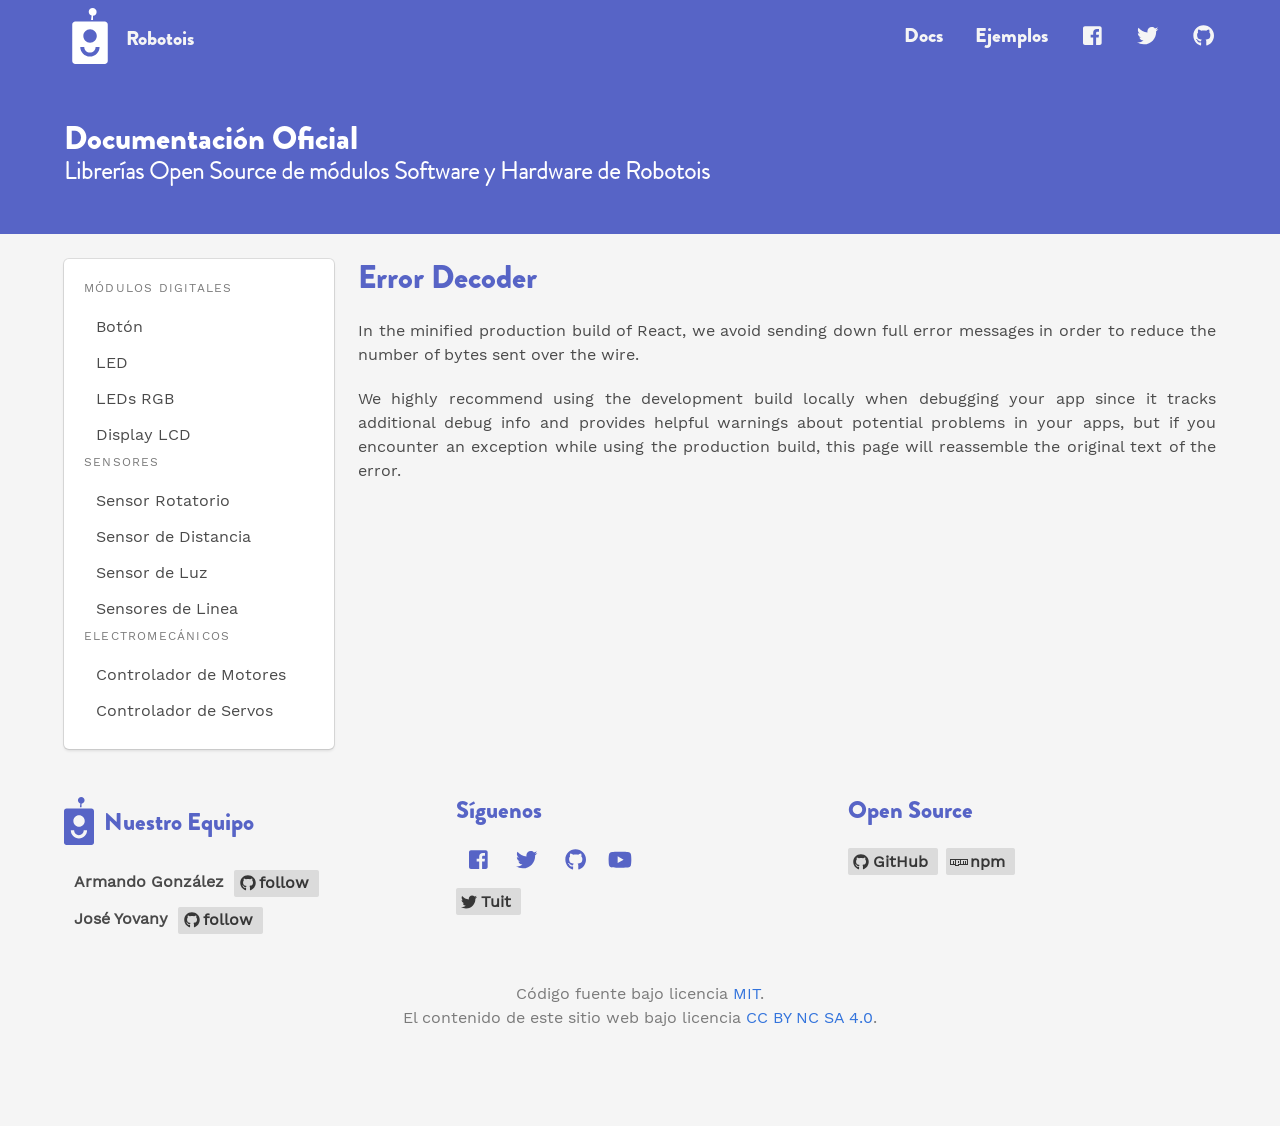
<file: docs/error-decoder.html>
<!DOCTYPE html><html><head><meta charset="utf-8"/><meta http-equiv="x-ua-compatible" content="ie=edge"/><meta name="viewport" content="width=device-width, initial-scale=1, shrink-to-fit=no"/><link rel="preload" href="/component---src-layouts-index-js-a87cfaf93d9ff293ab9e.js" as="script"/><link rel="preload" href="/component---src-templates-docs-js-d0e3d21acb3fb98ab3d3.js" as="script"/><link rel="preload" href="/path---docs-error-decoder-html-0ccccaada6a438d5a162.js" as="script"/><link rel="preload" href="/app-e120cd428f52394d7632.js" as="script"/><link rel="preload" href="/commons-43211b24d1c1daae657e.js" as="script"/><style type="text/css">
    .anchor {
      float: left;
      padding-right: 4px;
      margin-left: -20px;
    }
    h1 .anchor svg,
    h2 .anchor svg,
    h3 .anchor svg,
    h4 .anchor svg,
    h5 .anchor svg,
    h6 .anchor svg {
      visibility: hidden;
    }
    h1:hover .anchor svg,
    h2:hover .anchor svg,
    h3:hover .anchor svg,
    h4:hover .anchor svg,
    h5:hover .anchor svg,
    h6:hover .anchor svg {
      visibility: visible;
    }
  </style><script>
    document.addEventListener("DOMContentLoaded", function(event) {
      var hash = window.decodeURI(location.hash.replace('#', ''))
      if (hash !== '') {
        var element = document.getElementById(hash)
        if (element) {
          var offset = element.offsetTop
          // Wait for the browser to finish rendering before scrolling.
          setTimeout((function() {
            window.scrollTo(0, offset - 0)
          }), 0)
        }
      }
    })
  </script><title data-react-helmet="true"></title><meta data-react-helmet="true" name="description" content="Sample"/><meta data-react-helmet="true" name="keywords" content="sample, something"/><meta data-react-helmet="true" property="og:title"/><meta data-react-helmet="true" property="og:type" content="website"/><meta data-react-helmet="true" property="og:image" content="/logo-og.png"/><meta data-react-helmet="true" property="og:description" content="La plataforma para aprender Robótica y Programación"/><meta data-react-helmet="true" property="fb:app_id" content="623268441017527"/><style id="gatsby-inlined-css">/*! bulma.io v0.6.2 | MIT License | github.com/jgthms/bulma */@keyframes spinAround{0%{transform:rotate(0deg)}to{transform:rotate(359deg)}}

/*! minireset.css v0.0.2 | MIT License | github.com/jgthms/minireset.css */blockquote,body,dd,dl,dt,fieldset,figure,h1,h2,h3,h4,h5,h6,hr,html,iframe,legend,li,ol,p,pre,textarea,ul{margin:0;padding:0}h1,h2,h3,h4,h5,h6{font-size:100%;font-weight:400}ul{list-style:none}button,input,select,textarea{margin:0}html{box-sizing:border-box}*,:after,:before{box-sizing:inherit}audio,embed,img,object,video{max-width:100%}iframe{border:0}table{border-collapse:collapse;border-spacing:0}td,th{padding:0;text-align:left}html{background-color:#fff;font-size:16px;-moz-osx-font-smoothing:grayscale;-webkit-font-smoothing:antialiased;min-width:300px;overflow-x:hidden;overflow-y:scroll;text-rendering:optimizeLegibility;text-size-adjust:100%}article,aside,figure,footer,header,hgroup,section{display:block}body,button,input,select,textarea{font-family:BlinkMacSystemFont,-apple-system,Segoe UI,Roboto,Oxygen,Ubuntu,Cantarell,Fira Sans,Droid Sans,Helvetica Neue,Helvetica,Arial,sans-serif}code,pre{-moz-osx-font-smoothing:auto;-webkit-font-smoothing:auto;font-family:monospace}body{color:#4a4a4a;font-size:1rem;font-weight:400;line-height:1.5}a{color:#3273dc;cursor:pointer;text-decoration:none}a strong{color:currentColor}a:hover{color:#363636}code{background-color:#f5f5f5;color:#ff3860;font-size:.875em;font-weight:400;padding:.25em .5em}hr{background-color:#dbdbdb;border:none;display:block;height:1px;margin:1.5rem 0}img{height:auto;max-width:100%}input[type=checkbox],input[type=radio]{vertical-align:baseline}small{font-size:.875em}span{font-style:inherit;font-weight:inherit}strong{color:#363636;font-weight:700}pre{-webkit-overflow-scrolling:touch;background-color:#f5f5f5;color:#4a4a4a;font-size:.875em;overflow-x:auto;padding:1.25rem 1.5rem;white-space:pre;word-wrap:normal}pre code{background-color:transparent;color:currentColor;font-size:1em;padding:0}table td,table th{text-align:left;vertical-align:top}table th{color:#363636}.is-clearfix:after{clear:both;content:" ";display:table}.is-pulled-left{float:left!important}.is-pulled-right{float:right!important}.is-clipped{overflow:hidden!important}.is-overlay{bottom:0;left:0;position:absolute;right:0;top:0}.is-size-1{font-size:3rem!important}.is-size-2{font-size:2.5rem!important}.is-size-3{font-size:2rem!important}.is-size-4,.markdown h2,.subtitle{font-size:1.5rem!important}.is-size-5,.markdown .gatsby-highlight,.tois-menu{font-size:1.25rem!important}.is-size-6,body{font-size:1rem!important}.is-size-7{font-size:.75rem!important}@media screen and (max-width:768px){.is-size-1-mobile{font-size:3rem!important}.is-size-2-mobile{font-size:2.5rem!important}.is-size-3-mobile{font-size:2rem!important}.is-size-4-mobile{font-size:1.5rem!important}.is-size-5-mobile{font-size:1.25rem!important}.is-size-6-mobile{font-size:1rem!important}.is-size-7-mobile{font-size:.75rem!important}}@media print,screen and (min-width:769px){.is-size-1-tablet{font-size:3rem!important}.is-size-2-tablet{font-size:2.5rem!important}.is-size-3-tablet{font-size:2rem!important}.is-size-4-tablet{font-size:1.5rem!important}.is-size-5-tablet{font-size:1.25rem!important}.is-size-6-tablet{font-size:1rem!important}.is-size-7-tablet{font-size:.75rem!important}}@media screen and (max-width:1023px){.is-size-1-touch{font-size:3rem!important}.is-size-2-touch{font-size:2.5rem!important}.is-size-3-touch{font-size:2rem!important}.is-size-4-touch{font-size:1.5rem!important}.is-size-5-touch{font-size:1.25rem!important}.is-size-6-touch{font-size:1rem!important}.is-size-7-touch{font-size:.75rem!important}}@media screen and (min-width:1024px){.is-size-1-desktop{font-size:3rem!important}.is-size-2-desktop{font-size:2.5rem!important}.is-size-3-desktop{font-size:2rem!important}.is-size-4-desktop{font-size:1.5rem!important}.is-size-5-desktop{font-size:1.25rem!important}.is-size-6-desktop{font-size:1rem!important}.is-size-7-desktop{font-size:.75rem!important}}@media screen and (min-width:1216px){.is-size-1-widescreen{font-size:3rem!important}.is-size-2-widescreen{font-size:2.5rem!important}.is-size-3-widescreen{font-size:2rem!important}.is-size-4-widescreen{font-size:1.5rem!important}.is-size-5-widescreen{font-size:1.25rem!important}.is-size-6-widescreen{font-size:1rem!important}.is-size-7-widescreen{font-size:.75rem!important}}@media screen and (min-width:1408px){.is-size-1-fullhd{font-size:3rem!important}.is-size-2-fullhd{font-size:2.5rem!important}.is-size-3-fullhd{font-size:2rem!important}.is-size-4-fullhd{font-size:1.5rem!important}.is-size-5-fullhd{font-size:1.25rem!important}.is-size-6-fullhd{font-size:1rem!important}.is-size-7-fullhd{font-size:.75rem!important}}.has-text-centered{text-align:center!important}@media screen and (max-width:768px){.has-text-centered-mobile{text-align:center!important}}@media print,screen and (min-width:769px){.has-text-centered-tablet{text-align:center!important}}@media screen and (min-width:769px) and (max-width:1023px){.has-text-centered-tablet-only{text-align:center!important}}@media screen and (max-width:1023px){.has-text-centered-touch{text-align:center!important}}@media screen and (min-width:1024px){.has-text-centered-desktop{text-align:center!important}}@media screen and (min-width:1024px) and (max-width:1215px){.has-text-centered-desktop-only{text-align:center!important}}@media screen and (min-width:1216px){.has-text-centered-widescreen{text-align:center!important}}@media screen and (min-width:1216px) and (max-width:1407px){.has-text-centered-widescreen-only{text-align:center!important}}@media screen and (min-width:1408px){.has-text-centered-fullhd{text-align:center!important}}.has-text-justified{text-align:justify!important}@media screen and (max-width:768px){.has-text-justified-mobile{text-align:justify!important}}@media print,screen and (min-width:769px){.has-text-justified-tablet{text-align:justify!important}}@media screen and (min-width:769px) and (max-width:1023px){.has-text-justified-tablet-only{text-align:justify!important}}@media screen and (max-width:1023px){.has-text-justified-touch{text-align:justify!important}}@media screen and (min-width:1024px){.has-text-justified-desktop{text-align:justify!important}}@media screen and (min-width:1024px) and (max-width:1215px){.has-text-justified-desktop-only{text-align:justify!important}}@media screen and (min-width:1216px){.has-text-justified-widescreen{text-align:justify!important}}@media screen and (min-width:1216px) and (max-width:1407px){.has-text-justified-widescreen-only{text-align:justify!important}}@media screen and (min-width:1408px){.has-text-justified-fullhd{text-align:justify!important}}.has-text-left{text-align:left!important}@media screen and (max-width:768px){.has-text-left-mobile{text-align:left!important}}@media print,screen and (min-width:769px){.has-text-left-tablet{text-align:left!important}}@media screen and (min-width:769px) and (max-width:1023px){.has-text-left-tablet-only{text-align:left!important}}@media screen and (max-width:1023px){.has-text-left-touch{text-align:left!important}}@media screen and (min-width:1024px){.has-text-left-desktop{text-align:left!important}}@media screen and (min-width:1024px) and (max-width:1215px){.has-text-left-desktop-only{text-align:left!important}}@media screen and (min-width:1216px){.has-text-left-widescreen{text-align:left!important}}@media screen and (min-width:1216px) and (max-width:1407px){.has-text-left-widescreen-only{text-align:left!important}}@media screen and (min-width:1408px){.has-text-left-fullhd{text-align:left!important}}.has-text-right{text-align:right!important}@media screen and (max-width:768px){.has-text-right-mobile{text-align:right!important}}@media print,screen and (min-width:769px){.has-text-right-tablet{text-align:right!important}}@media screen and (min-width:769px) and (max-width:1023px){.has-text-right-tablet-only{text-align:right!important}}@media screen and (max-width:1023px){.has-text-right-touch{text-align:right!important}}@media screen and (min-width:1024px){.has-text-right-desktop{text-align:right!important}}@media screen and (min-width:1024px) and (max-width:1215px){.has-text-right-desktop-only{text-align:right!important}}@media screen and (min-width:1216px){.has-text-right-widescreen{text-align:right!important}}@media screen and (min-width:1216px) and (max-width:1407px){.has-text-right-widescreen-only{text-align:right!important}}@media screen and (min-width:1408px){.has-text-right-fullhd{text-align:right!important}}.is-capitalized{text-transform:capitalize!important}.is-lowercase{text-transform:lowercase!important}.is-uppercase{text-transform:uppercase!important}.is-italic{font-style:italic!important}.has-text-white{color:#fff!important}a.has-text-white:focus,a.has-text-white:hover{color:#e6e6e6!important}.has-text-black{color:#0a0a0a!important}a.has-text-black:focus,a.has-text-black:hover{color:#000!important}.has-text-light{color:#f5f5f5!important}a.has-text-light:focus,a.has-text-light:hover{color:#dbdbdb!important}.has-text-dark{color:#363636!important}a.has-text-dark:focus,a.has-text-dark:hover{color:#1c1c1c!important}.has-text-primary{color:#00d1b2!important}a.has-text-primary:focus,a.has-text-primary:hover{color:#009e86!important}.has-text-link{color:#3273dc!important}a.has-text-link:focus,a.has-text-link:hover{color:#205bbc!important}.has-text-info{color:#209cee!important}a.has-text-info:focus,a.has-text-info:hover{color:#0f81cc!important}.has-text-success{color:#23d160!important}a.has-text-success:focus,a.has-text-success:hover{color:#1ca64c!important}.has-text-warning{color:#ffdd57!important}a.has-text-warning:focus,a.has-text-warning:hover{color:#ffd324!important}.has-text-danger{color:#ff3860!important}a.has-text-danger:focus,a.has-text-danger:hover{color:#ff0537!important}.has-text-black-bis{color:#121212!important}.has-text-black-ter{color:#242424!important}.has-text-grey-darker{color:#363636!important}.has-text-grey-dark,.markdown p{color:#4a4a4a!important}.has-text-grey{color:#7a7a7a!important}.has-text-grey-light{color:#b5b5b5!important}.has-text-grey-lighter{color:#dbdbdb!important}.has-text-white-ter{color:#f5f5f5!important}.has-text-white-bis{color:#fafafa!important}.has-text-weight-light{font-weight:300!important}.has-text-weight-normal{font-weight:400!important}.has-text-weight-semibold{font-weight:600!important}.has-text-weight-bold{font-weight:700!important}.is-block{display:block!important}@media screen and (max-width:768px){.is-block-mobile{display:block!important}}@media print,screen and (min-width:769px){.is-block-tablet{display:block!important}}@media screen and (min-width:769px) and (max-width:1023px){.is-block-tablet-only{display:block!important}}@media screen and (max-width:1023px){.is-block-touch{display:block!important}}@media screen and (min-width:1024px){.is-block-desktop{display:block!important}}@media screen and (min-width:1024px) and (max-width:1215px){.is-block-desktop-only{display:block!important}}@media screen and (min-width:1216px){.is-block-widescreen{display:block!important}}@media screen and (min-width:1216px) and (max-width:1407px){.is-block-widescreen-only{display:block!important}}@media screen and (min-width:1408px){.is-block-fullhd{display:block!important}}.is-flex{display:flex!important}@media screen and (max-width:768px){.is-flex-mobile{display:flex!important}}@media print,screen and (min-width:769px){.is-flex-tablet{display:flex!important}}@media screen and (min-width:769px) and (max-width:1023px){.is-flex-tablet-only{display:flex!important}}@media screen and (max-width:1023px){.is-flex-touch{display:flex!important}}@media screen and (min-width:1024px){.is-flex-desktop{display:flex!important}}@media screen and (min-width:1024px) and (max-width:1215px){.is-flex-desktop-only{display:flex!important}}@media screen and (min-width:1216px){.is-flex-widescreen{display:flex!important}}@media screen and (min-width:1216px) and (max-width:1407px){.is-flex-widescreen-only{display:flex!important}}@media screen and (min-width:1408px){.is-flex-fullhd{display:flex!important}}.is-inline{display:inline!important}@media screen and (max-width:768px){.is-inline-mobile{display:inline!important}}@media print,screen and (min-width:769px){.is-inline-tablet{display:inline!important}}@media screen and (min-width:769px) and (max-width:1023px){.is-inline-tablet-only{display:inline!important}}@media screen and (max-width:1023px){.is-inline-touch{display:inline!important}}@media screen and (min-width:1024px){.is-inline-desktop{display:inline!important}}@media screen and (min-width:1024px) and (max-width:1215px){.is-inline-desktop-only{display:inline!important}}@media screen and (min-width:1216px){.is-inline-widescreen{display:inline!important}}@media screen and (min-width:1216px) and (max-width:1407px){.is-inline-widescreen-only{display:inline!important}}@media screen and (min-width:1408px){.is-inline-fullhd{display:inline!important}}.is-inline-block{display:inline-block!important}@media screen and (max-width:768px){.is-inline-block-mobile{display:inline-block!important}}@media print,screen and (min-width:769px){.is-inline-block-tablet{display:inline-block!important}}@media screen and (min-width:769px) and (max-width:1023px){.is-inline-block-tablet-only{display:inline-block!important}}@media screen and (max-width:1023px){.is-inline-block-touch{display:inline-block!important}}@media screen and (min-width:1024px){.is-inline-block-desktop{display:inline-block!important}}@media screen and (min-width:1024px) and (max-width:1215px){.is-inline-block-desktop-only{display:inline-block!important}}@media screen and (min-width:1216px){.is-inline-block-widescreen{display:inline-block!important}}@media screen and (min-width:1216px) and (max-width:1407px){.is-inline-block-widescreen-only{display:inline-block!important}}@media screen and (min-width:1408px){.is-inline-block-fullhd{display:inline-block!important}}.is-inline-flex{display:inline-flex!important}@media screen and (max-width:768px){.is-inline-flex-mobile{display:inline-flex!important}}@media print,screen and (min-width:769px){.is-inline-flex-tablet{display:inline-flex!important}}@media screen and (min-width:769px) and (max-width:1023px){.is-inline-flex-tablet-only{display:inline-flex!important}}@media screen and (max-width:1023px){.is-inline-flex-touch{display:inline-flex!important}}@media screen and (min-width:1024px){.is-inline-flex-desktop{display:inline-flex!important}}@media screen and (min-width:1024px) and (max-width:1215px){.is-inline-flex-desktop-only{display:inline-flex!important}}@media screen and (min-width:1216px){.is-inline-flex-widescreen{display:inline-flex!important}}@media screen and (min-width:1216px) and (max-width:1407px){.is-inline-flex-widescreen-only{display:inline-flex!important}}@media screen and (min-width:1408px){.is-inline-flex-fullhd{display:inline-flex!important}}.is-hidden{display:none!important}@media screen and (max-width:768px){.is-hidden-mobile{display:none!important}}@media print,screen and (min-width:769px){.is-hidden-tablet{display:none!important}}@media screen and (min-width:769px) and (max-width:1023px){.is-hidden-tablet-only{display:none!important}}@media screen and (max-width:1023px){.is-hidden-touch{display:none!important}}@media screen and (min-width:1024px){.is-hidden-desktop{display:none!important}}@media screen and (min-width:1024px) and (max-width:1215px){.is-hidden-desktop-only{display:none!important}}@media screen and (min-width:1216px){.is-hidden-widescreen{display:none!important}}@media screen and (min-width:1216px) and (max-width:1407px){.is-hidden-widescreen-only{display:none!important}}@media screen and (min-width:1408px){.is-hidden-fullhd{display:none!important}}.is-invisible{visibility:hidden!important}@media screen and (max-width:768px){.is-invisible-mobile{visibility:hidden!important}}@media print,screen and (min-width:769px){.is-invisible-tablet{visibility:hidden!important}}@media screen and (min-width:769px) and (max-width:1023px){.is-invisible-tablet-only{visibility:hidden!important}}@media screen and (max-width:1023px){.is-invisible-touch{visibility:hidden!important}}@media screen and (min-width:1024px){.is-invisible-desktop{visibility:hidden!important}}@media screen and (min-width:1024px) and (max-width:1215px){.is-invisible-desktop-only{visibility:hidden!important}}@media screen and (min-width:1216px){.is-invisible-widescreen{visibility:hidden!important}}@media screen and (min-width:1216px) and (max-width:1407px){.is-invisible-widescreen-only{visibility:hidden!important}}@media screen and (min-width:1408px){.is-invisible-fullhd{visibility:hidden!important}}.is-marginless{margin:0!important}.is-paddingless{padding:0!important}.is-radiusless{border-radius:0!important}.is-shadowless{box-shadow:none!important}.is-unselectable{-webkit-touch-callout:none;-webkit-user-select:none;-moz-user-select:none;-ms-user-select:none;user-select:none}.box{background-color:#fff;border-radius:5px;box-shadow:0 2px 3px hsla(0,0%,4%,.1),0 0 0 1px hsla(0,0%,4%,.1);color:#4a4a4a;display:block;padding:1.25rem}.box:not(:last-child){margin-bottom:1.5rem}a.box:focus,a.box:hover{box-shadow:0 2px 3px hsla(0,0%,4%,.1),0 0 0 1px #3273dc}a.box:active{box-shadow:inset 0 1px 2px hsla(0,0%,4%,.2),0 0 0 1px #3273dc}.button{-moz-appearance:none;-webkit-appearance:none;align-items:center;border:1px solid transparent;border-radius:3px;box-shadow:none;display:inline-flex;font-size:1rem;height:2.25em;justify-content:flex-start;line-height:1.5;padding-left:calc(.625em - 1px);padding-right:calc(.625em - 1px);position:relative;vertical-align:top;-webkit-touch-callout:none;-webkit-user-select:none;-moz-user-select:none;-ms-user-select:none;user-select:none;background-color:#fff;border-color:#dbdbdb;color:#363636;cursor:pointer;justify-content:center;padding:calc(.375em - 1px) .75em;text-align:center;white-space:nowrap}.button.hero-menu,.button.is-active,.button.is-focused,.button:active,.button:focus{outline:none}.button[disabled]{cursor:not-allowed}.button strong{color:inherit}.button .icon,.button .icon.is-large,.button .icon.is-medium,.button .icon.is-small{height:1.5em;width:1.5em}.button .icon:first-child:not(:last-child){margin-left:calc(-.375em - 1px);margin-right:.1875em}.button .icon:last-child:not(:first-child){margin-left:.1875em;margin-right:calc(-.375em - 1px)}.button .icon:first-child:last-child{margin-left:calc(-.375em - 1px);margin-right:calc(-.375em - 1px)}.button.is-hovered,.button:hover{border-color:#b5b5b5;color:#363636}.button.is-focused,.button:focus{border-color:#3273dc;color:#363636}.button.is-focused:not(:active),.button:focus:not(:active){box-shadow:0 0 0 .125em rgba(50,115,220,.25)}.button.hero-menu,.button.is-active,.button:active{border-color:#4a4a4a;color:#363636}.button.is-text{background-color:transparent;border-color:transparent;color:#4a4a4a;text-decoration:underline}.button.is-text.is-focused,.button.is-text.is-hovered,.button.is-text:focus,.button.is-text:hover{background-color:#f5f5f5;color:#363636}.button.is-text.hero-menu,.button.is-text.is-active,.button.is-text:active{background-color:#e8e8e8;color:#363636}.button.is-text[disabled]{background-color:transparent;border-color:transparent;box-shadow:none}.button.is-white{background-color:#fff;border-color:transparent;color:#0a0a0a}.button.is-white.is-hovered,.button.is-white:hover{background-color:#f9f9f9;border-color:transparent;color:#0a0a0a}.button.is-white.is-focused,.button.is-white:focus{border-color:transparent;color:#0a0a0a}.button.is-white.is-focused:not(:active),.button.is-white:focus:not(:active){box-shadow:0 0 0 .125em hsla(0,0%,100%,.25)}.button.is-white.hero-menu,.button.is-white.is-active,.button.is-white:active{background-color:#f2f2f2;border-color:transparent;color:#0a0a0a}.button.is-white[disabled]{background-color:#fff;border-color:transparent;box-shadow:none}.button.is-white.is-inverted{background-color:#0a0a0a;color:#fff}.button.is-white.is-inverted:hover{background-color:#000}.button.is-white.is-inverted[disabled]{background-color:#0a0a0a;border-color:transparent;box-shadow:none;color:#fff}.button.is-white.is-loading:after{border-color:transparent transparent #0a0a0a #0a0a0a!important}.button.is-white.is-outlined{background-color:transparent;border-color:#fff;color:#fff}.button.is-white.is-outlined:focus,.button.is-white.is-outlined:hover{background-color:#fff;border-color:#fff;color:#0a0a0a}.button.is-white.is-outlined.is-loading:after{border-color:transparent transparent #fff #fff!important}.button.is-white.is-outlined[disabled]{background-color:transparent;border-color:#fff;box-shadow:none;color:#fff}.button.is-white.is-inverted.is-outlined{background-color:transparent;border-color:#0a0a0a;color:#0a0a0a}.button.is-white.is-inverted.is-outlined:focus,.button.is-white.is-inverted.is-outlined:hover{background-color:#0a0a0a;color:#fff}.button.is-white.is-inverted.is-outlined[disabled]{background-color:transparent;border-color:#0a0a0a;box-shadow:none;color:#0a0a0a}.button.is-black{background-color:#0a0a0a;border-color:transparent;color:#fff}.button.is-black.is-hovered,.button.is-black:hover{background-color:#040404;border-color:transparent;color:#fff}.button.is-black.is-focused,.button.is-black:focus{border-color:transparent;color:#fff}.button.is-black.is-focused:not(:active),.button.is-black:focus:not(:active){box-shadow:0 0 0 .125em hsla(0,0%,4%,.25)}.button.is-black.hero-menu,.button.is-black.is-active,.button.is-black:active{background-color:#000;border-color:transparent;color:#fff}.button.is-black[disabled]{background-color:#0a0a0a;border-color:transparent;box-shadow:none}.button.is-black.is-inverted{background-color:#fff;color:#0a0a0a}.button.is-black.is-inverted:hover{background-color:#f2f2f2}.button.is-black.is-inverted[disabled]{background-color:#fff;border-color:transparent;box-shadow:none;color:#0a0a0a}.button.is-black.is-loading:after{border-color:transparent transparent #fff #fff!important}.button.is-black.is-outlined{background-color:transparent;border-color:#0a0a0a;color:#0a0a0a}.button.is-black.is-outlined:focus,.button.is-black.is-outlined:hover{background-color:#0a0a0a;border-color:#0a0a0a;color:#fff}.button.is-black.is-outlined.is-loading:after{border-color:transparent transparent #0a0a0a #0a0a0a!important}.button.is-black.is-outlined[disabled]{background-color:transparent;border-color:#0a0a0a;box-shadow:none;color:#0a0a0a}.button.is-black.is-inverted.is-outlined{background-color:transparent;border-color:#fff;color:#fff}.button.is-black.is-inverted.is-outlined:focus,.button.is-black.is-inverted.is-outlined:hover{background-color:#fff;color:#0a0a0a}.button.is-black.is-inverted.is-outlined[disabled]{background-color:transparent;border-color:#fff;box-shadow:none;color:#fff}.button.is-light{background-color:#f5f5f5;border-color:transparent;color:#363636}.button.is-light.is-hovered,.button.is-light:hover{background-color:#eee;border-color:transparent;color:#363636}.button.is-light.is-focused,.button.is-light:focus{border-color:transparent;color:#363636}.button.is-light.is-focused:not(:active),.button.is-light:focus:not(:active){box-shadow:0 0 0 .125em hsla(0,0%,96%,.25)}.button.is-light.hero-menu,.button.is-light.is-active,.button.is-light:active{background-color:#e8e8e8;border-color:transparent;color:#363636}.button.is-light[disabled]{background-color:#f5f5f5;border-color:transparent;box-shadow:none}.button.is-light.is-inverted{background-color:#363636;color:#f5f5f5}.button.is-light.is-inverted:hover{background-color:#292929}.button.is-light.is-inverted[disabled]{background-color:#363636;border-color:transparent;box-shadow:none;color:#f5f5f5}.button.is-light.is-loading:after{border-color:transparent transparent #363636 #363636!important}.button.is-light.is-outlined{background-color:transparent;border-color:#f5f5f5;color:#f5f5f5}.button.is-light.is-outlined:focus,.button.is-light.is-outlined:hover{background-color:#f5f5f5;border-color:#f5f5f5;color:#363636}.button.is-light.is-outlined.is-loading:after{border-color:transparent transparent #f5f5f5 #f5f5f5!important}.button.is-light.is-outlined[disabled]{background-color:transparent;border-color:#f5f5f5;box-shadow:none;color:#f5f5f5}.button.is-light.is-inverted.is-outlined{background-color:transparent;border-color:#363636;color:#363636}.button.is-light.is-inverted.is-outlined:focus,.button.is-light.is-inverted.is-outlined:hover{background-color:#363636;color:#f5f5f5}.button.is-light.is-inverted.is-outlined[disabled]{background-color:transparent;border-color:#363636;box-shadow:none;color:#363636}.button.is-dark{background-color:#363636;border-color:transparent;color:#f5f5f5}.button.is-dark.is-hovered,.button.is-dark:hover{background-color:#2f2f2f;border-color:transparent;color:#f5f5f5}.button.is-dark.is-focused,.button.is-dark:focus{border-color:transparent;color:#f5f5f5}.button.is-dark.is-focused:not(:active),.button.is-dark:focus:not(:active){box-shadow:0 0 0 .125em rgba(54,54,54,.25)}.button.is-dark.hero-menu,.button.is-dark.is-active,.button.is-dark:active{background-color:#292929;border-color:transparent;color:#f5f5f5}.button.is-dark[disabled]{background-color:#363636;border-color:transparent;box-shadow:none}.button.is-dark.is-inverted{background-color:#f5f5f5;color:#363636}.button.is-dark.is-inverted:hover{background-color:#e8e8e8}.button.is-dark.is-inverted[disabled]{background-color:#f5f5f5;border-color:transparent;box-shadow:none;color:#363636}.button.is-dark.is-loading:after{border-color:transparent transparent #f5f5f5 #f5f5f5!important}.button.is-dark.is-outlined{background-color:transparent;border-color:#363636;color:#363636}.button.is-dark.is-outlined:focus,.button.is-dark.is-outlined:hover{background-color:#363636;border-color:#363636;color:#f5f5f5}.button.is-dark.is-outlined.is-loading:after{border-color:transparent transparent #363636 #363636!important}.button.is-dark.is-outlined[disabled]{background-color:transparent;border-color:#363636;box-shadow:none;color:#363636}.button.is-dark.is-inverted.is-outlined{background-color:transparent;border-color:#f5f5f5;color:#f5f5f5}.button.is-dark.is-inverted.is-outlined:focus,.button.is-dark.is-inverted.is-outlined:hover{background-color:#f5f5f5;color:#363636}.button.is-dark.is-inverted.is-outlined[disabled]{background-color:transparent;border-color:#f5f5f5;box-shadow:none;color:#f5f5f5}.button.is-primary{background-color:#00d1b2;border-color:transparent;color:#fff}.button.is-primary.is-hovered,.button.is-primary:hover{background-color:#00c4a7;border-color:transparent;color:#fff}.button.is-primary.is-focused,.button.is-primary:focus{border-color:transparent;color:#fff}.button.is-primary.is-focused:not(:active),.button.is-primary:focus:not(:active){box-shadow:0 0 0 .125em rgba(0,209,178,.25)}.button.is-primary.hero-menu,.button.is-primary.is-active,.button.is-primary:active{background-color:#00b89c;border-color:transparent;color:#fff}.button.is-primary[disabled]{background-color:#00d1b2;border-color:transparent;box-shadow:none}.button.is-primary.is-inverted{background-color:#fff;color:#00d1b2}.button.is-primary.is-inverted:hover{background-color:#f2f2f2}.button.is-primary.is-inverted[disabled]{background-color:#fff;border-color:transparent;box-shadow:none;color:#00d1b2}.button.is-primary.is-loading:after{border-color:transparent transparent #fff #fff!important}.button.is-primary.is-outlined{background-color:transparent;border-color:#00d1b2;color:#00d1b2}.button.is-primary.is-outlined:focus,.button.is-primary.is-outlined:hover{background-color:#00d1b2;border-color:#00d1b2;color:#fff}.button.is-primary.is-outlined.is-loading:after{border-color:transparent transparent #00d1b2 #00d1b2!important}.button.is-primary.is-outlined[disabled]{background-color:transparent;border-color:#00d1b2;box-shadow:none;color:#00d1b2}.button.is-primary.is-inverted.is-outlined{background-color:transparent;border-color:#fff;color:#fff}.button.is-primary.is-inverted.is-outlined:focus,.button.is-primary.is-inverted.is-outlined:hover{background-color:#fff;color:#00d1b2}.button.is-primary.is-inverted.is-outlined[disabled]{background-color:transparent;border-color:#fff;box-shadow:none;color:#fff}.button.is-link{background-color:#3273dc;border-color:transparent;color:#fff}.button.is-link.is-hovered,.button.is-link:hover{background-color:#276cda;border-color:transparent;color:#fff}.button.is-link.is-focused,.button.is-link:focus{border-color:transparent;color:#fff}.button.is-link.is-focused:not(:active),.button.is-link:focus:not(:active){box-shadow:0 0 0 .125em rgba(50,115,220,.25)}.button.is-link.hero-menu,.button.is-link.is-active,.button.is-link:active{background-color:#2366d1;border-color:transparent;color:#fff}.button.is-link[disabled]{background-color:#3273dc;border-color:transparent;box-shadow:none}.button.is-link.is-inverted{background-color:#fff;color:#3273dc}.button.is-link.is-inverted:hover{background-color:#f2f2f2}.button.is-link.is-inverted[disabled]{background-color:#fff;border-color:transparent;box-shadow:none;color:#3273dc}.button.is-link.is-loading:after{border-color:transparent transparent #fff #fff!important}.button.is-link.is-outlined{background-color:transparent;border-color:#3273dc;color:#3273dc}.button.is-link.is-outlined:focus,.button.is-link.is-outlined:hover{background-color:#3273dc;border-color:#3273dc;color:#fff}.button.is-link.is-outlined.is-loading:after{border-color:transparent transparent #3273dc #3273dc!important}.button.is-link.is-outlined[disabled]{background-color:transparent;border-color:#3273dc;box-shadow:none;color:#3273dc}.button.is-link.is-inverted.is-outlined{background-color:transparent;border-color:#fff;color:#fff}.button.is-link.is-inverted.is-outlined:focus,.button.is-link.is-inverted.is-outlined:hover{background-color:#fff;color:#3273dc}.button.is-link.is-inverted.is-outlined[disabled]{background-color:transparent;border-color:#fff;box-shadow:none;color:#fff}.button.is-info{background-color:#209cee;border-color:transparent;color:#fff}.button.is-info.is-hovered,.button.is-info:hover{background-color:#1496ed;border-color:transparent;color:#fff}.button.is-info.is-focused,.button.is-info:focus{border-color:transparent;color:#fff}.button.is-info.is-focused:not(:active),.button.is-info:focus:not(:active){box-shadow:0 0 0 .125em rgba(32,156,238,.25)}.button.is-info.hero-menu,.button.is-info.is-active,.button.is-info:active{background-color:#118fe4;border-color:transparent;color:#fff}.button.is-info[disabled]{background-color:#209cee;border-color:transparent;box-shadow:none}.button.is-info.is-inverted{background-color:#fff;color:#209cee}.button.is-info.is-inverted:hover{background-color:#f2f2f2}.button.is-info.is-inverted[disabled]{background-color:#fff;border-color:transparent;box-shadow:none;color:#209cee}.button.is-info.is-loading:after{border-color:transparent transparent #fff #fff!important}.button.is-info.is-outlined{background-color:transparent;border-color:#209cee;color:#209cee}.button.is-info.is-outlined:focus,.button.is-info.is-outlined:hover{background-color:#209cee;border-color:#209cee;color:#fff}.button.is-info.is-outlined.is-loading:after{border-color:transparent transparent #209cee #209cee!important}.button.is-info.is-outlined[disabled]{background-color:transparent;border-color:#209cee;box-shadow:none;color:#209cee}.button.is-info.is-inverted.is-outlined{background-color:transparent;border-color:#fff;color:#fff}.button.is-info.is-inverted.is-outlined:focus,.button.is-info.is-inverted.is-outlined:hover{background-color:#fff;color:#209cee}.button.is-info.is-inverted.is-outlined[disabled]{background-color:transparent;border-color:#fff;box-shadow:none;color:#fff}.button.is-success{background-color:#23d160;border-color:transparent;color:#fff}.button.is-success.is-hovered,.button.is-success:hover{background-color:#22c65b;border-color:transparent;color:#fff}.button.is-success.is-focused,.button.is-success:focus{border-color:transparent;color:#fff}.button.is-success.is-focused:not(:active),.button.is-success:focus:not(:active){box-shadow:0 0 0 .125em rgba(35,209,96,.25)}.button.is-success.hero-menu,.button.is-success.is-active,.button.is-success:active{background-color:#20bc56;border-color:transparent;color:#fff}.button.is-success[disabled]{background-color:#23d160;border-color:transparent;box-shadow:none}.button.is-success.is-inverted{background-color:#fff;color:#23d160}.button.is-success.is-inverted:hover{background-color:#f2f2f2}.button.is-success.is-inverted[disabled]{background-color:#fff;border-color:transparent;box-shadow:none;color:#23d160}.button.is-success.is-loading:after{border-color:transparent transparent #fff #fff!important}.button.is-success.is-outlined{background-color:transparent;border-color:#23d160;color:#23d160}.button.is-success.is-outlined:focus,.button.is-success.is-outlined:hover{background-color:#23d160;border-color:#23d160;color:#fff}.button.is-success.is-outlined.is-loading:after{border-color:transparent transparent #23d160 #23d160!important}.button.is-success.is-outlined[disabled]{background-color:transparent;border-color:#23d160;box-shadow:none;color:#23d160}.button.is-success.is-inverted.is-outlined{background-color:transparent;border-color:#fff;color:#fff}.button.is-success.is-inverted.is-outlined:focus,.button.is-success.is-inverted.is-outlined:hover{background-color:#fff;color:#23d160}.button.is-success.is-inverted.is-outlined[disabled]{background-color:transparent;border-color:#fff;box-shadow:none;color:#fff}.button.is-warning,.markdown h2 code.button,.markdown p code.button{background-color:#ffdd57;border-color:transparent;color:rgba(0,0,0,.7)}.button.is-warning.is-hovered,.button.is-warning:hover,.markdown h2 code.button.is-hovered,.markdown h2 code.button:hover,.markdown p code.button.is-hovered,.markdown p code.button:hover{background-color:#ffdb4a;border-color:transparent;color:rgba(0,0,0,.7)}.button.is-warning.is-focused,.button.is-warning:focus,.markdown h2 code.button.is-focused,.markdown h2 code.button:focus,.markdown p code.button.is-focused,.markdown p code.button:focus{border-color:transparent;color:rgba(0,0,0,.7)}.button.is-warning.is-focused:not(:active),.button.is-warning:focus:not(:active),.markdown h2 code.button.is-focused:not(:active),.markdown h2 code.button:focus:not(:active),.markdown p code.button.is-focused:not(:active),.markdown p code.button:focus:not(:active){box-shadow:0 0 0 .125em rgba(255,221,87,.25)}.button.is-warning.hero-menu,.button.is-warning.is-active,.button.is-warning:active,.markdown h2 code.button.hero-menu,.markdown h2 code.button.is-active,.markdown h2 code.button:active,.markdown p code.button.hero-menu,.markdown p code.button.is-active,.markdown p code.button:active{background-color:#ffd83d;border-color:transparent;color:rgba(0,0,0,.7)}.button.is-warning[disabled],.markdown h2 code.button[disabled],.markdown p code.button[disabled]{background-color:#ffdd57;border-color:transparent;box-shadow:none}.button.is-warning.is-inverted,.markdown h2 code.button.is-inverted,.markdown p code.button.is-inverted{background-color:rgba(0,0,0,.7);color:#ffdd57}.button.is-warning.is-inverted:hover,.markdown h2 code.button.is-inverted:hover,.markdown p code.button.is-inverted:hover{background-color:rgba(0,0,0,.7)}.button.is-warning.is-inverted[disabled],.markdown h2 code.button.is-inverted[disabled],.markdown p code.button.is-inverted[disabled]{background-color:rgba(0,0,0,.7);border-color:transparent;box-shadow:none;color:#ffdd57}.button.is-warning.is-loading:after,.markdown h2 code.button.is-loading:after,.markdown p code.button.is-loading:after{border-color:transparent transparent rgba(0,0,0,.7) rgba(0,0,0,.7)!important}.button.is-warning.is-outlined,.markdown h2 code.button.is-outlined,.markdown p code.button.is-outlined{background-color:transparent;border-color:#ffdd57;color:#ffdd57}.button.is-warning.is-outlined:focus,.button.is-warning.is-outlined:hover,.markdown h2 code.button.is-outlined:focus,.markdown h2 code.button.is-outlined:hover,.markdown p code.button.is-outlined:focus,.markdown p code.button.is-outlined:hover{background-color:#ffdd57;border-color:#ffdd57;color:rgba(0,0,0,.7)}.button.is-warning.is-outlined.is-loading:after,.markdown h2 code.button.is-outlined.is-loading:after,.markdown p code.button.is-outlined.is-loading:after{border-color:transparent transparent #ffdd57 #ffdd57!important}.button.is-warning.is-outlined[disabled],.markdown h2 code.button.is-outlined[disabled],.markdown p code.button.is-outlined[disabled]{background-color:transparent;border-color:#ffdd57;box-shadow:none;color:#ffdd57}.button.is-warning.is-inverted.is-outlined,.markdown h2 code.button.is-inverted.is-outlined,.markdown p code.button.is-inverted.is-outlined{background-color:transparent;border-color:rgba(0,0,0,.7);color:rgba(0,0,0,.7)}.button.is-warning.is-inverted.is-outlined:focus,.button.is-warning.is-inverted.is-outlined:hover,.markdown h2 code.button.is-inverted.is-outlined:focus,.markdown h2 code.button.is-inverted.is-outlined:hover,.markdown p code.button.is-inverted.is-outlined:focus,.markdown p code.button.is-inverted.is-outlined:hover{background-color:rgba(0,0,0,.7);color:#ffdd57}.button.is-warning.is-inverted.is-outlined[disabled],.markdown h2 code.button.is-inverted.is-outlined[disabled],.markdown p code.button.is-inverted.is-outlined[disabled]{background-color:transparent;border-color:rgba(0,0,0,.7);box-shadow:none;color:rgba(0,0,0,.7)}.button.is-danger{background-color:#ff3860;border-color:transparent;color:#fff}.button.is-danger.is-hovered,.button.is-danger:hover{background-color:#ff2b56;border-color:transparent;color:#fff}.button.is-danger.is-focused,.button.is-danger:focus{border-color:transparent;color:#fff}.button.is-danger.is-focused:not(:active),.button.is-danger:focus:not(:active){box-shadow:0 0 0 .125em rgba(255,56,96,.25)}.button.is-danger.hero-menu,.button.is-danger.is-active,.button.is-danger:active{background-color:#ff1f4b;border-color:transparent;color:#fff}.button.is-danger[disabled]{background-color:#ff3860;border-color:transparent;box-shadow:none}.button.is-danger.is-inverted{background-color:#fff;color:#ff3860}.button.is-danger.is-inverted:hover{background-color:#f2f2f2}.button.is-danger.is-inverted[disabled]{background-color:#fff;border-color:transparent;box-shadow:none;color:#ff3860}.button.is-danger.is-loading:after{border-color:transparent transparent #fff #fff!important}.button.is-danger.is-outlined{background-color:transparent;border-color:#ff3860;color:#ff3860}.button.is-danger.is-outlined:focus,.button.is-danger.is-outlined:hover{background-color:#ff3860;border-color:#ff3860;color:#fff}.button.is-danger.is-outlined.is-loading:after{border-color:transparent transparent #ff3860 #ff3860!important}.button.is-danger.is-outlined[disabled]{background-color:transparent;border-color:#ff3860;box-shadow:none;color:#ff3860}.button.is-danger.is-inverted.is-outlined{background-color:transparent;border-color:#fff;color:#fff}.button.is-danger.is-inverted.is-outlined:focus,.button.is-danger.is-inverted.is-outlined:hover{background-color:#fff;color:#ff3860}.button.is-danger.is-inverted.is-outlined[disabled]{background-color:transparent;border-color:#fff;box-shadow:none;color:#fff}.button.is-small{border-radius:2px;font-size:.75rem}.button.is-medium{font-size:1.25rem}.button.is-large{font-size:1.5rem}.button[disabled]{background-color:#fff;border-color:#dbdbdb;box-shadow:none;opacity:.5}.button.is-fullwidth{display:flex;width:100%}.button.is-loading{color:transparent!important;pointer-events:none}.button.is-loading:after{animation:spinAround .5s infinite linear;border:2px solid #dbdbdb;border-radius:290486px;border-right-color:transparent;border-top-color:transparent;content:"";display:block;height:1em;position:relative;width:1em;position:absolute;left:calc(50% - 0.5em);top:calc(50% - 0.5em);position:absolute!important}.button.is-static{background-color:#f5f5f5;border-color:#dbdbdb;color:#7a7a7a;box-shadow:none;pointer-events:none}.button.is-rounded{border-radius:290486px;padding-left:1em;padding-right:1em}.buttons{align-items:center;display:flex;flex-wrap:wrap;justify-content:flex-start}.buttons .button{margin-bottom:.5rem}.buttons .button:not(:last-child){margin-right:.5rem}.buttons:last-child{margin-bottom:-.5rem}.buttons:not(:last-child){margin-bottom:1rem}.buttons.has-addons .button:not(:first-child){border-bottom-left-radius:0;border-top-left-radius:0}.buttons.has-addons .button:not(:last-child){border-bottom-right-radius:0;border-top-right-radius:0;margin-right:-1px}.buttons.has-addons .button:last-child{margin-right:0}.buttons.has-addons .button.is-hovered,.buttons.has-addons .button:hover{z-index:2}.buttons.has-addons .button.hero-menu,.buttons.has-addons .button.is-active,.buttons.has-addons .button.is-focused,.buttons.has-addons .button.is-selected,.buttons.has-addons .button:active,.buttons.has-addons .button:focus{z-index:3}.buttons.has-addons .button.hero-menu:hover,.buttons.has-addons .button.is-active:hover,.buttons.has-addons .button.is-focused:hover,.buttons.has-addons .button.is-selected:hover,.buttons.has-addons .button:active:hover,.buttons.has-addons .button:focus:hover{z-index:4}.buttons.is-centered{justify-content:center}.buttons.is-right{justify-content:flex-end}.container{margin:0 auto;position:relative}@media screen and (min-width:1024px){.container{max-width:960px;width:960px}.container.is-fluid{margin-left:32px;margin-right:32px;max-width:none;width:auto}}@media screen and (max-width:1215px){.container.is-widescreen{max-width:1152px;width:auto}}@media screen and (max-width:1407px){.container.is-fullhd{max-width:1344px;width:auto}}@media screen and (min-width:1216px){.container{max-width:1152px;width:1152px}}@media screen and (min-width:1408px){.container{max-width:1344px;width:1344px}}.content:not(:last-child){margin-bottom:1.5rem}.content li+li{margin-top:.25em}.content blockquote:not(:last-child),.content dl:not(:last-child),.content ol:not(:last-child),.content p:not(:last-child),.content pre:not(:last-child),.content table:not(:last-child),.content ul:not(:last-child){margin-bottom:1em}.content h1,.content h2,.content h3,.content h4,.content h5,.content h6{color:#363636;font-weight:400;line-height:1.125}.content h1{font-size:2em;margin-bottom:.5em}.content h1:not(:first-child){margin-top:1em}.content h2{font-size:1.75em;margin-bottom:.5714em}.content h2:not(:first-child){margin-top:1.1428em}.content h3{font-size:1.5em;margin-bottom:.6666em}.content h3:not(:first-child){margin-top:1.3333em}.content h4{font-size:1.25em;margin-bottom:.8em}.content h5{font-size:1.125em;margin-bottom:.8888em}.content h6{font-size:1em;margin-bottom:1em}.content blockquote{background-color:#f5f5f5;border-left:5px solid #dbdbdb;padding:1.25em 1.5em}.content ol{list-style:decimal outside}.content ol,.content ul{margin-left:2em;margin-top:1em}.content ul{list-style:disc outside}.content ul ul{list-style-type:circle;margin-top:.5em}.content ul ul ul{list-style-type:square}.content dd{margin-left:2em}.content figure{margin-left:2em;margin-right:2em;text-align:center}.content figure:not(:first-child){margin-top:2em}.content figure:not(:last-child){margin-bottom:2em}.content figure img{display:inline-block}.content figure figcaption{font-style:italic}.content pre{-webkit-overflow-scrolling:touch;overflow-x:auto;padding:1.25em 1.5em;white-space:pre;word-wrap:normal}.content sub,.content sup{font-size:75%}.content table{width:100%}.content table td,.content table th{border:1px solid #dbdbdb;border-width:0 0 1px;padding:.5em .75em;vertical-align:top}.content table th{color:#363636;text-align:left}.content table tr:hover{background-color:#f5f5f5}.content table thead td,.content table thead th{border-width:0 0 2px;color:#363636}.content table tfoot td,.content table tfoot th{border-width:2px 0 0;color:#363636}.content table tbody tr:last-child td,.content table tbody tr:last-child th{border-bottom-width:0}.content.is-small{font-size:.75rem}.content.is-medium{font-size:1.25rem}.content.is-large{font-size:1.5rem}.input,.textarea{-moz-appearance:none;-webkit-appearance:none;align-items:center;border:1px solid transparent;border-radius:3px;box-shadow:none;display:inline-flex;font-size:1rem;height:2.25em;justify-content:flex-start;line-height:1.5;padding:calc(.375em - 1px) calc(.625em - 1px);position:relative;vertical-align:top;background-color:#fff;border-color:#dbdbdb;color:#363636;box-shadow:inset 0 1px 2px hsla(0,0%,4%,.1);max-width:100%;width:100%}.input.hero-menu,.input.is-active,.input.is-focused,.input:active,.input:focus,.textarea.hero-menu,.textarea.is-active,.textarea.is-focused,.textarea:active,.textarea:focus{outline:none}.input[disabled],.textarea[disabled]{cursor:not-allowed}.input::-moz-placeholder,.textarea::-moz-placeholder{color:rgba(54,54,54,.3)}.input::-webkit-input-placeholder,.textarea::-webkit-input-placeholder{color:rgba(54,54,54,.3)}.input:-moz-placeholder,.textarea:-moz-placeholder{color:rgba(54,54,54,.3)}.input:-ms-input-placeholder,.textarea:-ms-input-placeholder{color:rgba(54,54,54,.3)}.input.is-hovered,.input:hover,.textarea.is-hovered,.textarea:hover{border-color:#b5b5b5}.input.hero-menu,.input.is-active,.input.is-focused,.input:active,.input:focus,.textarea.hero-menu,.textarea.is-active,.textarea.is-focused,.textarea:active,.textarea:focus{border-color:#3273dc;box-shadow:0 0 0 .125em rgba(50,115,220,.25)}.input[disabled],.textarea[disabled]{background-color:#f5f5f5;border-color:#f5f5f5;box-shadow:none;color:#7a7a7a}.input[disabled]::-moz-placeholder,.textarea[disabled]::-moz-placeholder{color:hsla(0,0%,48%,.3)}.input[disabled]::-webkit-input-placeholder,.textarea[disabled]::-webkit-input-placeholder{color:hsla(0,0%,48%,.3)}.input[disabled]:-moz-placeholder,.textarea[disabled]:-moz-placeholder{color:hsla(0,0%,48%,.3)}.input[disabled]:-ms-input-placeholder,.textarea[disabled]:-ms-input-placeholder{color:hsla(0,0%,48%,.3)}.input[readonly],.textarea[readonly]{box-shadow:none}.input.is-white,.textarea.is-white{border-color:#fff}.input.is-white.hero-menu,.input.is-white.is-active,.input.is-white.is-focused,.input.is-white:active,.input.is-white:focus,.textarea.is-white.hero-menu,.textarea.is-white.is-active,.textarea.is-white.is-focused,.textarea.is-white:active,.textarea.is-white:focus{box-shadow:0 0 0 .125em hsla(0,0%,100%,.25)}.input.is-black,.textarea.is-black{border-color:#0a0a0a}.input.is-black.hero-menu,.input.is-black.is-active,.input.is-black.is-focused,.input.is-black:active,.input.is-black:focus,.textarea.is-black.hero-menu,.textarea.is-black.is-active,.textarea.is-black.is-focused,.textarea.is-black:active,.textarea.is-black:focus{box-shadow:0 0 0 .125em hsla(0,0%,4%,.25)}.input.is-light,.textarea.is-light{border-color:#f5f5f5}.input.is-light.hero-menu,.input.is-light.is-active,.input.is-light.is-focused,.input.is-light:active,.input.is-light:focus,.textarea.is-light.hero-menu,.textarea.is-light.is-active,.textarea.is-light.is-focused,.textarea.is-light:active,.textarea.is-light:focus{box-shadow:0 0 0 .125em hsla(0,0%,96%,.25)}.input.is-dark,.textarea.is-dark{border-color:#363636}.input.is-dark.hero-menu,.input.is-dark.is-active,.input.is-dark.is-focused,.input.is-dark:active,.input.is-dark:focus,.textarea.is-dark.hero-menu,.textarea.is-dark.is-active,.textarea.is-dark.is-focused,.textarea.is-dark:active,.textarea.is-dark:focus{box-shadow:0 0 0 .125em rgba(54,54,54,.25)}.input.is-primary,.textarea.is-primary{border-color:#00d1b2}.input.is-primary.hero-menu,.input.is-primary.is-active,.input.is-primary.is-focused,.input.is-primary:active,.input.is-primary:focus,.textarea.is-primary.hero-menu,.textarea.is-primary.is-active,.textarea.is-primary.is-focused,.textarea.is-primary:active,.textarea.is-primary:focus{box-shadow:0 0 0 .125em rgba(0,209,178,.25)}.input.is-link,.textarea.is-link{border-color:#3273dc}.input.is-link.hero-menu,.input.is-link.is-active,.input.is-link.is-focused,.input.is-link:active,.input.is-link:focus,.textarea.is-link.hero-menu,.textarea.is-link.is-active,.textarea.is-link.is-focused,.textarea.is-link:active,.textarea.is-link:focus{box-shadow:0 0 0 .125em rgba(50,115,220,.25)}.input.is-info,.textarea.is-info{border-color:#209cee}.input.is-info.hero-menu,.input.is-info.is-active,.input.is-info.is-focused,.input.is-info:active,.input.is-info:focus,.textarea.is-info.hero-menu,.textarea.is-info.is-active,.textarea.is-info.is-focused,.textarea.is-info:active,.textarea.is-info:focus{box-shadow:0 0 0 .125em rgba(32,156,238,.25)}.input.is-success,.textarea.is-success{border-color:#23d160}.input.is-success.hero-menu,.input.is-success.is-active,.input.is-success.is-focused,.input.is-success:active,.input.is-success:focus,.textarea.is-success.hero-menu,.textarea.is-success.is-active,.textarea.is-success.is-focused,.textarea.is-success:active,.textarea.is-success:focus{box-shadow:0 0 0 .125em rgba(35,209,96,.25)}.input.is-warning,.markdown h2 code.input,.markdown h2 code.textarea,.markdown p code.input,.markdown p code.textarea,.textarea.is-warning{border-color:#ffdd57}.input.is-warning.hero-menu,.input.is-warning.is-active,.input.is-warning.is-focused,.input.is-warning:active,.input.is-warning:focus,.markdown h2 code.input.hero-menu,.markdown h2 code.input.is-active,.markdown h2 code.input.is-focused,.markdown h2 code.input:active,.markdown h2 code.input:focus,.markdown h2 code.textarea.hero-menu,.markdown h2 code.textarea.is-active,.markdown h2 code.textarea.is-focused,.markdown h2 code.textarea:active,.markdown h2 code.textarea:focus,.markdown p code.input.hero-menu,.markdown p code.input.is-active,.markdown p code.input.is-focused,.markdown p code.input:active,.markdown p code.input:focus,.markdown p code.textarea.hero-menu,.markdown p code.textarea.is-active,.markdown p code.textarea.is-focused,.markdown p code.textarea:active,.markdown p code.textarea:focus,.textarea.is-warning.hero-menu,.textarea.is-warning.is-active,.textarea.is-warning.is-focused,.textarea.is-warning:active,.textarea.is-warning:focus{box-shadow:0 0 0 .125em rgba(255,221,87,.25)}.input.is-danger,.textarea.is-danger{border-color:#ff3860}.input.is-danger.hero-menu,.input.is-danger.is-active,.input.is-danger.is-focused,.input.is-danger:active,.input.is-danger:focus,.textarea.is-danger.hero-menu,.textarea.is-danger.is-active,.textarea.is-danger.is-focused,.textarea.is-danger:active,.textarea.is-danger:focus{box-shadow:0 0 0 .125em rgba(255,56,96,.25)}.input.is-small,.textarea.is-small{border-radius:2px;font-size:.75rem}.input.is-medium,.textarea.is-medium{font-size:1.25rem}.input.is-large,.textarea.is-large{font-size:1.5rem}.input.is-fullwidth,.textarea.is-fullwidth{display:block;width:100%}.input.is-inline,.textarea.is-inline{display:inline;width:auto}.input.is-rounded{border-radius:290486px;padding-left:1em;padding-right:1em}.input.is-static{background-color:transparent;border-color:transparent;box-shadow:none;padding-left:0;padding-right:0}.textarea{display:block;max-width:100%;min-width:100%;padding:.625em;resize:vertical}.textarea:not([rows]){max-height:600px;min-height:120px}.textarea[rows]{height:unset}.textarea.has-fixed-size{resize:none}.checkbox,.radio{cursor:pointer;display:inline-block;line-height:1.25;position:relative}.checkbox input,.radio input{cursor:pointer}.checkbox:hover,.radio:hover{color:#363636}.checkbox[disabled],.radio[disabled]{color:#7a7a7a;cursor:not-allowed}.radio+.radio{margin-left:.5em}.select{display:inline-block;max-width:100%;position:relative;vertical-align:top}.select:not(.is-multiple){height:2.25em}.select:not(.is-multiple):after{border:1px solid #3273dc;border-right:0;border-top:0;content:" ";display:block;height:.5em;pointer-events:none;position:absolute;transform:rotate(-45deg);transform-origin:center;width:.5em;margin-top:-.375em;right:1.125em;top:50%;z-index:4}.select.is-rounded select{border-radius:290486px;padding-left:1em}.select select{-moz-appearance:none;-webkit-appearance:none;align-items:center;border:1px solid transparent;border-radius:3px;box-shadow:none;display:inline-flex;font-size:1rem;height:2.25em;justify-content:flex-start;line-height:1.5;padding:calc(.375em - 1px) calc(.625em - 1px);position:relative;vertical-align:top;background-color:#fff;border-color:#dbdbdb;color:#363636;cursor:pointer;display:block;font-size:1em;max-width:100%;outline:none}.select select.hero-menu,.select select.is-active,.select select.is-focused,.select select:active,.select select:focus{outline:none}.select select[disabled]{cursor:not-allowed}.select select::-moz-placeholder{color:rgba(54,54,54,.3)}.select select::-webkit-input-placeholder{color:rgba(54,54,54,.3)}.select select:-moz-placeholder{color:rgba(54,54,54,.3)}.select select:-ms-input-placeholder{color:rgba(54,54,54,.3)}.select select.is-hovered,.select select:hover{border-color:#b5b5b5}.select select.hero-menu,.select select.is-active,.select select.is-focused,.select select:active,.select select:focus{border-color:#3273dc;box-shadow:0 0 0 .125em rgba(50,115,220,.25)}.select select[disabled]{background-color:#f5f5f5;border-color:#f5f5f5;box-shadow:none;color:#7a7a7a}.select select[disabled]::-moz-placeholder{color:hsla(0,0%,48%,.3)}.select select[disabled]::-webkit-input-placeholder{color:hsla(0,0%,48%,.3)}.select select[disabled]:-moz-placeholder{color:hsla(0,0%,48%,.3)}.select select[disabled]:-ms-input-placeholder{color:hsla(0,0%,48%,.3)}.select select::-ms-expand{display:none}.select select[disabled]:hover{border-color:#f5f5f5}.select select:not([multiple]){padding-right:2.5em}.select select[multiple]{height:unset;padding:0}.select select[multiple] option{padding:.5em 1em}.select:hover:after{border-color:#363636}.select.is-white select{border-color:#fff}.select.is-white select.hero-menu,.select.is-white select.is-active,.select.is-white select.is-focused,.select.is-white select:active,.select.is-white select:focus{box-shadow:0 0 0 .125em hsla(0,0%,100%,.25)}.select.is-black select{border-color:#0a0a0a}.select.is-black select.hero-menu,.select.is-black select.is-active,.select.is-black select.is-focused,.select.is-black select:active,.select.is-black select:focus{box-shadow:0 0 0 .125em hsla(0,0%,4%,.25)}.select.is-light select{border-color:#f5f5f5}.select.is-light select.hero-menu,.select.is-light select.is-active,.select.is-light select.is-focused,.select.is-light select:active,.select.is-light select:focus{box-shadow:0 0 0 .125em hsla(0,0%,96%,.25)}.select.is-dark select{border-color:#363636}.select.is-dark select.hero-menu,.select.is-dark select.is-active,.select.is-dark select.is-focused,.select.is-dark select:active,.select.is-dark select:focus{box-shadow:0 0 0 .125em rgba(54,54,54,.25)}.select.is-primary select{border-color:#00d1b2}.select.is-primary select.hero-menu,.select.is-primary select.is-active,.select.is-primary select.is-focused,.select.is-primary select:active,.select.is-primary select:focus{box-shadow:0 0 0 .125em rgba(0,209,178,.25)}.select.is-link select{border-color:#3273dc}.select.is-link select.hero-menu,.select.is-link select.is-active,.select.is-link select.is-focused,.select.is-link select:active,.select.is-link select:focus{box-shadow:0 0 0 .125em rgba(50,115,220,.25)}.select.is-info select{border-color:#209cee}.select.is-info select.hero-menu,.select.is-info select.is-active,.select.is-info select.is-focused,.select.is-info select:active,.select.is-info select:focus{box-shadow:0 0 0 .125em rgba(32,156,238,.25)}.select.is-success select{border-color:#23d160}.select.is-success select.hero-menu,.select.is-success select.is-active,.select.is-success select.is-focused,.select.is-success select:active,.select.is-success select:focus{box-shadow:0 0 0 .125em rgba(35,209,96,.25)}.markdown h2 code.select select,.markdown p code.select select,.select.is-warning select{border-color:#ffdd57}.markdown h2 code.select select.hero-menu,.markdown h2 code.select select.is-active,.markdown h2 code.select select.is-focused,.markdown h2 code.select select:active,.markdown h2 code.select select:focus,.markdown p code.select select.hero-menu,.markdown p code.select select.is-active,.markdown p code.select select.is-focused,.markdown p code.select select:active,.markdown p code.select select:focus,.select.is-warning select.hero-menu,.select.is-warning select.is-active,.select.is-warning select.is-focused,.select.is-warning select:active,.select.is-warning select:focus{box-shadow:0 0 0 .125em rgba(255,221,87,.25)}.select.is-danger select{border-color:#ff3860}.select.is-danger select.hero-menu,.select.is-danger select.is-active,.select.is-danger select.is-focused,.select.is-danger select:active,.select.is-danger select:focus{box-shadow:0 0 0 .125em rgba(255,56,96,.25)}.select.is-small{border-radius:2px;font-size:.75rem}.select.is-medium{font-size:1.25rem}.select.is-large{font-size:1.5rem}.select.is-disabled:after{border-color:#7a7a7a}.select.is-fullwidth,.select.is-fullwidth select{width:100%}.select.is-loading:after{animation:spinAround .5s infinite linear;border:2px solid #dbdbdb;border-radius:290486px;border-right-color:transparent;border-top-color:transparent;content:"";display:block;height:1em;position:relative;width:1em;margin-top:0;position:absolute;right:.625em;top:.625em;transform:none}.select.is-loading.is-small:after{font-size:.75rem}.select.is-loading.is-medium:after{font-size:1.25rem}.select.is-loading.is-large:after{font-size:1.5rem}.file{-webkit-touch-callout:none;-webkit-user-select:none;-moz-user-select:none;-ms-user-select:none;user-select:none;align-items:stretch;display:flex;justify-content:flex-start;position:relative}.file.is-white .file-cta{background-color:#fff;border-color:transparent;color:#0a0a0a}.file.is-white.is-hovered .file-cta,.file.is-white:hover .file-cta{background-color:#f9f9f9;border-color:transparent;color:#0a0a0a}.file.is-white.is-focused .file-cta,.file.is-white:focus .file-cta{border-color:transparent;box-shadow:0 0 .5em hsla(0,0%,100%,.25);color:#0a0a0a}.file.is-white.hero-menu .file-cta,.file.is-white.is-active .file-cta,.file.is-white:active .file-cta{background-color:#f2f2f2;border-color:transparent;color:#0a0a0a}.file.is-black .file-cta{background-color:#0a0a0a;border-color:transparent;color:#fff}.file.is-black.is-hovered .file-cta,.file.is-black:hover .file-cta{background-color:#040404;border-color:transparent;color:#fff}.file.is-black.is-focused .file-cta,.file.is-black:focus .file-cta{border-color:transparent;box-shadow:0 0 .5em hsla(0,0%,4%,.25);color:#fff}.file.is-black.hero-menu .file-cta,.file.is-black.is-active .file-cta,.file.is-black:active .file-cta{background-color:#000;border-color:transparent;color:#fff}.file.is-light .file-cta{background-color:#f5f5f5;border-color:transparent;color:#363636}.file.is-light.is-hovered .file-cta,.file.is-light:hover .file-cta{background-color:#eee;border-color:transparent;color:#363636}.file.is-light.is-focused .file-cta,.file.is-light:focus .file-cta{border-color:transparent;box-shadow:0 0 .5em hsla(0,0%,96%,.25);color:#363636}.file.is-light.hero-menu .file-cta,.file.is-light.is-active .file-cta,.file.is-light:active .file-cta{background-color:#e8e8e8;border-color:transparent;color:#363636}.file.is-dark .file-cta{background-color:#363636;border-color:transparent;color:#f5f5f5}.file.is-dark.is-hovered .file-cta,.file.is-dark:hover .file-cta{background-color:#2f2f2f;border-color:transparent;color:#f5f5f5}.file.is-dark.is-focused .file-cta,.file.is-dark:focus .file-cta{border-color:transparent;box-shadow:0 0 .5em rgba(54,54,54,.25);color:#f5f5f5}.file.is-dark.hero-menu .file-cta,.file.is-dark.is-active .file-cta,.file.is-dark:active .file-cta{background-color:#292929;border-color:transparent;color:#f5f5f5}.file.is-primary .file-cta{background-color:#00d1b2;border-color:transparent;color:#fff}.file.is-primary.is-hovered .file-cta,.file.is-primary:hover .file-cta{background-color:#00c4a7;border-color:transparent;color:#fff}.file.is-primary.is-focused .file-cta,.file.is-primary:focus .file-cta{border-color:transparent;box-shadow:0 0 .5em rgba(0,209,178,.25);color:#fff}.file.is-primary.hero-menu .file-cta,.file.is-primary.is-active .file-cta,.file.is-primary:active .file-cta{background-color:#00b89c;border-color:transparent;color:#fff}.file.is-link .file-cta{background-color:#3273dc;border-color:transparent;color:#fff}.file.is-link.is-hovered .file-cta,.file.is-link:hover .file-cta{background-color:#276cda;border-color:transparent;color:#fff}.file.is-link.is-focused .file-cta,.file.is-link:focus .file-cta{border-color:transparent;box-shadow:0 0 .5em rgba(50,115,220,.25);color:#fff}.file.is-link.hero-menu .file-cta,.file.is-link.is-active .file-cta,.file.is-link:active .file-cta{background-color:#2366d1;border-color:transparent;color:#fff}.file.is-info .file-cta{background-color:#209cee;border-color:transparent;color:#fff}.file.is-info.is-hovered .file-cta,.file.is-info:hover .file-cta{background-color:#1496ed;border-color:transparent;color:#fff}.file.is-info.is-focused .file-cta,.file.is-info:focus .file-cta{border-color:transparent;box-shadow:0 0 .5em rgba(32,156,238,.25);color:#fff}.file.is-info.hero-menu .file-cta,.file.is-info.is-active .file-cta,.file.is-info:active .file-cta{background-color:#118fe4;border-color:transparent;color:#fff}.file.is-success .file-cta{background-color:#23d160;border-color:transparent;color:#fff}.file.is-success.is-hovered .file-cta,.file.is-success:hover .file-cta{background-color:#22c65b;border-color:transparent;color:#fff}.file.is-success.is-focused .file-cta,.file.is-success:focus .file-cta{border-color:transparent;box-shadow:0 0 .5em rgba(35,209,96,.25);color:#fff}.file.is-success.hero-menu .file-cta,.file.is-success.is-active .file-cta,.file.is-success:active .file-cta{background-color:#20bc56;border-color:transparent;color:#fff}.file.is-warning .file-cta,.markdown h2 code.file .file-cta,.markdown p code.file .file-cta{background-color:#ffdd57;border-color:transparent;color:rgba(0,0,0,.7)}.file.is-warning.is-hovered .file-cta,.file.is-warning:hover .file-cta,.markdown h2 code.file.is-hovered .file-cta,.markdown h2 code.file:hover .file-cta,.markdown p code.file.is-hovered .file-cta,.markdown p code.file:hover .file-cta{background-color:#ffdb4a;border-color:transparent;color:rgba(0,0,0,.7)}.file.is-warning.is-focused .file-cta,.file.is-warning:focus .file-cta,.markdown h2 code.file.is-focused .file-cta,.markdown h2 code.file:focus .file-cta,.markdown p code.file.is-focused .file-cta,.markdown p code.file:focus .file-cta{border-color:transparent;box-shadow:0 0 .5em rgba(255,221,87,.25);color:rgba(0,0,0,.7)}.file.is-warning.hero-menu .file-cta,.file.is-warning.is-active .file-cta,.file.is-warning:active .file-cta,.markdown h2 code.file.hero-menu .file-cta,.markdown h2 code.file.is-active .file-cta,.markdown h2 code.file:active .file-cta,.markdown p code.file.hero-menu .file-cta,.markdown p code.file.is-active .file-cta,.markdown p code.file:active .file-cta{background-color:#ffd83d;border-color:transparent;color:rgba(0,0,0,.7)}.file.is-danger .file-cta{background-color:#ff3860;border-color:transparent;color:#fff}.file.is-danger.is-hovered .file-cta,.file.is-danger:hover .file-cta{background-color:#ff2b56;border-color:transparent;color:#fff}.file.is-danger.is-focused .file-cta,.file.is-danger:focus .file-cta{border-color:transparent;box-shadow:0 0 .5em rgba(255,56,96,.25);color:#fff}.file.is-danger.hero-menu .file-cta,.file.is-danger.is-active .file-cta,.file.is-danger:active .file-cta{background-color:#ff1f4b;border-color:transparent;color:#fff}.file.is-small{font-size:.75rem}.file.is-medium{font-size:1.25rem}.file.is-medium .file-icon .fa{font-size:21px}.file.is-large{font-size:1.5rem}.file.is-large .file-icon .fa{font-size:28px}.file.has-name .file-cta{border-bottom-right-radius:0;border-top-right-radius:0}.file.has-name .file-name{border-bottom-left-radius:0;border-top-left-radius:0}.file.has-name.is-empty .file-cta{border-radius:3px}.file.has-name.is-empty .file-name{display:none}.file.is-boxed .file-label{flex-direction:column}.file.is-boxed .file-cta{flex-direction:column;height:auto;padding:1em 3em}.file.is-boxed .file-name{border-width:0 1px 1px}.file.is-boxed .file-icon{height:1.5em;width:1.5em}.file.is-boxed .file-icon .fa{font-size:21px}.file.is-boxed.is-small .file-icon .fa{font-size:14px}.file.is-boxed.is-medium .file-icon .fa{font-size:28px}.file.is-boxed.is-large .file-icon .fa{font-size:35px}.file.is-boxed.has-name .file-cta{border-radius:3px 3px 0 0}.file.is-boxed.has-name .file-name{border-radius:0 0 3px 3px;border-width:0 1px 1px}.file.is-centered{justify-content:center}.file.is-fullwidth .file-label{width:100%}.file.is-fullwidth .file-name{flex-grow:1;max-width:none}.file.is-right{justify-content:flex-end}.file.is-right .file-cta{border-radius:0 3px 3px 0}.file.is-right .file-name{border-radius:3px 0 0 3px;border-width:1px 0 1px 1px;order:-1}.file-label{align-items:stretch;display:flex;cursor:pointer;justify-content:flex-start;overflow:hidden;position:relative}.file-label:hover .file-cta{background-color:#eee;color:#363636}.file-label:hover .file-name{border-color:#d5d5d5}.file-label:active .file-cta{background-color:#e8e8e8;color:#363636}.file-label:active .file-name{border-color:#cfcfcf}.file-input{height:.01em;left:0;outline:none;position:absolute;top:0;width:.01em}.file-cta,.file-name{-moz-appearance:none;-webkit-appearance:none;align-items:center;border:1px solid transparent;box-shadow:none;display:inline-flex;font-size:1rem;height:2.25em;justify-content:flex-start;line-height:1.5;padding-left:calc(.625em - 1px);padding-right:calc(.625em - 1px);position:relative;vertical-align:top;border-color:#dbdbdb;border-radius:3px;font-size:1em;padding:calc(.375em - 1px) 1em;white-space:nowrap}.file-cta.hero-menu,.file-cta.is-active,.file-cta.is-focused,.file-cta:active,.file-cta:focus,.file-name.hero-menu,.file-name.is-active,.file-name.is-focused,.file-name:active,.file-name:focus{outline:none}.file-cta[disabled],.file-name[disabled]{cursor:not-allowed}.file-cta{background-color:#f5f5f5;color:#4a4a4a}.file-name{border-color:#dbdbdb;border-style:solid;border-width:1px 1px 1px 0;display:block;max-width:16em;overflow:hidden;text-align:left;text-overflow:ellipsis}.file-icon{align-items:center;display:flex;height:1em;justify-content:center;margin-right:.5em;width:1em}.file-icon .fa{font-size:14px}.label{color:#363636;display:block;font-size:1rem;font-weight:700}.label:not(:last-child){margin-bottom:.5em}.label.is-small{font-size:.75rem}.label.is-medium{font-size:1.25rem}.label.is-large{font-size:1.5rem}.help{display:block;font-size:.75rem;margin-top:.25rem}.help.is-white{color:#fff}.help.is-black{color:#0a0a0a}.help.is-light{color:#f5f5f5}.help.is-dark{color:#363636}.help.is-primary{color:#00d1b2}.help.is-link{color:#3273dc}.help.is-info{color:#209cee}.help.is-success{color:#23d160}.help.is-warning,.markdown h2 code.help,.markdown p code.help{color:#ffdd57}.help.is-danger{color:#ff3860}.field:not(:last-child){margin-bottom:.75rem}.field.has-addons{display:flex;justify-content:flex-start}.field.has-addons .control:not(:last-child){margin-right:-1px}.field.has-addons .control:not(:first-child):not(:last-child) .button,.field.has-addons .control:not(:first-child):not(:last-child) .input,.field.has-addons .control:not(:first-child):not(:last-child) .select select{border-radius:0}.field.has-addons .control:first-child .button,.field.has-addons .control:first-child .input,.field.has-addons .control:first-child .select select{border-bottom-right-radius:0;border-top-right-radius:0}.field.has-addons .control:last-child .button,.field.has-addons .control:last-child .input,.field.has-addons .control:last-child .select select{border-bottom-left-radius:0;border-top-left-radius:0}.field.has-addons .control .button.is-hovered,.field.has-addons .control .button:hover,.field.has-addons .control .input.is-hovered,.field.has-addons .control .input:hover,.field.has-addons .control .select select.is-hovered,.field.has-addons .control .select select:hover{z-index:2}.field.has-addons .control .button.hero-menu,.field.has-addons .control .button.is-active,.field.has-addons .control .button.is-focused,.field.has-addons .control .button:active,.field.has-addons .control .button:focus,.field.has-addons .control .input.hero-menu,.field.has-addons .control .input.is-active,.field.has-addons .control .input.is-focused,.field.has-addons .control .input:active,.field.has-addons .control .input:focus,.field.has-addons .control .select select.hero-menu,.field.has-addons .control .select select.is-active,.field.has-addons .control .select select.is-focused,.field.has-addons .control .select select:active,.field.has-addons .control .select select:focus{z-index:3}.field.has-addons .control .button.hero-menu:hover,.field.has-addons .control .button.is-active:hover,.field.has-addons .control .button.is-focused:hover,.field.has-addons .control .button:active:hover,.field.has-addons .control .button:focus:hover,.field.has-addons .control .input.hero-menu:hover,.field.has-addons .control .input.is-active:hover,.field.has-addons .control .input.is-focused:hover,.field.has-addons .control .input:active:hover,.field.has-addons .control .input:focus:hover,.field.has-addons .control .select select.hero-menu:hover,.field.has-addons .control .select select.is-active:hover,.field.has-addons .control .select select.is-focused:hover,.field.has-addons .control .select select:active:hover,.field.has-addons .control .select select:focus:hover{z-index:4}.field.has-addons .control.is-expanded{flex-grow:1}.field.has-addons.has-addons-centered{justify-content:center}.field.has-addons.has-addons-right{justify-content:flex-end}.field.has-addons.has-addons-fullwidth .control{flex-grow:1;flex-shrink:0}.field.is-grouped{display:flex;justify-content:flex-start}.field.is-grouped>.control{flex-shrink:0}.field.is-grouped>.control:not(:last-child){margin-bottom:0;margin-right:.75rem}.field.is-grouped>.control.is-expanded{flex-grow:1;flex-shrink:1}.field.is-grouped.is-grouped-centered{justify-content:center}.field.is-grouped.is-grouped-right{justify-content:flex-end}.field.is-grouped.is-grouped-multiline{flex-wrap:wrap}.field.is-grouped.is-grouped-multiline>.control:last-child,.field.is-grouped.is-grouped-multiline>.control:not(:last-child){margin-bottom:.75rem}.field.is-grouped.is-grouped-multiline:last-child{margin-bottom:-.75rem}.field.is-grouped.is-grouped-multiline:not(:last-child){margin-bottom:0}@media print,screen and (min-width:769px){.field.is-horizontal{display:flex}}.field-label .label{font-size:inherit}@media screen and (max-width:768px){.field-label{margin-bottom:.5rem}}@media print,screen and (min-width:769px){.field-label{flex-basis:0;flex-grow:1;flex-shrink:0;margin-right:1.5rem;text-align:right}.field-label.is-small{font-size:.75rem;padding-top:.375em}.field-label.is-normal{padding-top:.375em}.field-label.is-medium{font-size:1.25rem;padding-top:.375em}.field-label.is-large{font-size:1.5rem;padding-top:.375em}}.field-body .field .field{margin-bottom:0}@media print,screen and (min-width:769px){.field-body{display:flex;flex-basis:0;flex-grow:5;flex-shrink:1}.field-body .field{margin-bottom:0}.field-body>.field{flex-shrink:1}.field-body>.field:not(.is-narrow){flex-grow:1}.field-body>.field:not(:last-child){margin-right:.75rem}}.control{font-size:1rem;position:relative;text-align:left}.control.has-icon .icon{color:#dbdbdb;height:2.25em;pointer-events:none;position:absolute;top:0;width:2.25em;z-index:4}.control.has-icon .input:focus+.icon{color:#7a7a7a}.control.has-icon .input.is-small+.icon{font-size:.75rem}.control.has-icon .input.is-medium+.icon{font-size:1.25rem}.control.has-icon .input.is-large+.icon{font-size:1.5rem}.control.has-icon:not(.has-icon-right) .icon{left:0}.control.has-icon:not(.has-icon-right) .input{padding-left:2.25em}.control.has-icon.has-icon-right .icon{right:0}.control.has-icon.has-icon-right .input{padding-right:2.25em}.control.has-icons-left .input:focus~.icon,.control.has-icons-left .select:focus~.icon,.control.has-icons-right .input:focus~.icon,.control.has-icons-right .select:focus~.icon{color:#7a7a7a}.control.has-icons-left .input.is-small~.icon,.control.has-icons-left .select.is-small~.icon,.control.has-icons-right .input.is-small~.icon,.control.has-icons-right .select.is-small~.icon{font-size:.75rem}.control.has-icons-left .input.is-medium~.icon,.control.has-icons-left .select.is-medium~.icon,.control.has-icons-right .input.is-medium~.icon,.control.has-icons-right .select.is-medium~.icon{font-size:1.25rem}.control.has-icons-left .input.is-large~.icon,.control.has-icons-left .select.is-large~.icon,.control.has-icons-right .input.is-large~.icon,.control.has-icons-right .select.is-large~.icon{font-size:1.5rem}.control.has-icons-left .icon,.control.has-icons-right .icon{color:#dbdbdb;height:2.25em;pointer-events:none;position:absolute;top:0;width:2.25em;z-index:4}.control.has-icons-left .input,.control.has-icons-left .select select{padding-left:2.25em}.control.has-icons-left .icon.is-left{left:0}.control.has-icons-right .input,.control.has-icons-right .select select{padding-right:2.25em}.control.has-icons-right .icon.is-right{right:0}.control.is-loading:after{animation:spinAround .5s infinite linear;border:2px solid #dbdbdb;border-radius:290486px;border-right-color:transparent;border-top-color:transparent;content:"";display:block;height:1em;position:relative;width:1em;position:absolute!important;right:.625em;top:.625em;z-index:4}.control.is-loading.is-small:after{font-size:.75rem}.control.is-loading.is-medium:after{font-size:1.25rem}.control.is-loading.is-large:after{font-size:1.5rem}.icon{align-items:center;display:inline-flex;justify-content:center;height:1.5rem;width:1.5rem}.icon.is-small{height:1rem;width:1rem}.icon.is-medium{height:2rem;width:2rem}.icon.is-large{height:3rem;width:3rem}.image{display:block;position:relative}.image img{display:block;height:auto;width:100%}.image img.is-rounded{border-radius:290486px}.image.is-1by1 img,.image.is-2by1 img,.image.is-3by2 img,.image.is-4by3 img,.image.is-16by9 img,.image.is-square img{bottom:0;left:0;position:absolute;right:0;top:0;height:100%;width:100%}.image.is-1by1,.image.is-square{padding-top:100%}.image.is-4by3{padding-top:75%}.image.is-3by2{padding-top:66.6666%}.image.is-16by9{padding-top:56.25%}.image.is-2by1{padding-top:50%}.image.is-16x16{height:16px;width:16px}.image.is-24x24{height:24px;width:24px}.image.is-32x32{height:32px;width:32px}.image.is-48x48{height:48px;width:48px}.image.is-64x64{height:64px;width:64px}.image.is-96x96{height:96px;width:96px}.image.is-128x128{height:128px;width:128px}.notification{background-color:#f5f5f5;border-radius:3px;padding:1.25rem 2.5rem 1.25rem 1.5rem;position:relative}.notification:not(:last-child){margin-bottom:1.5rem}.notification a:not(.button){color:currentColor;text-decoration:underline}.notification strong{color:currentColor}.notification code,.notification pre{background:#fff}.notification pre code{background:transparent}.notification>.delete{position:absolute;right:.5rem;top:.5rem}.markdown .notification h2,.notification .content,.notification .inverted-link,.notification .markdown h2,.notification .subtitle,.notification .title{color:currentColor}.notification.is-white{background-color:#fff;color:#0a0a0a}.notification.is-black{background-color:#0a0a0a;color:#fff}.notification.is-light{background-color:#f5f5f5;color:#363636}.notification.is-dark{background-color:#363636;color:#f5f5f5}.notification.is-primary{background-color:#00d1b2;color:#fff}.notification.is-link{background-color:#3273dc;color:#fff}.notification.is-info{background-color:#209cee;color:#fff}.notification.is-success{background-color:#23d160;color:#fff}.markdown h2 code.notification,.markdown p code.notification,.notification.is-warning{background-color:#ffdd57;color:rgba(0,0,0,.7)}.notification.is-danger{background-color:#ff3860;color:#fff}.progress{-moz-appearance:none;-webkit-appearance:none;border:none;border-radius:290486px;display:block;height:1rem;overflow:hidden;padding:0;width:100%}.progress:not(:last-child){margin-bottom:1.5rem}.progress::-webkit-progress-bar{background-color:#dbdbdb}.progress::-webkit-progress-value{background-color:#4a4a4a}.progress::-moz-progress-bar{background-color:#4a4a4a}.progress::-ms-fill{background-color:#4a4a4a;border:none}.progress.is-white::-webkit-progress-value{background-color:#fff}.progress.is-white::-moz-progress-bar{background-color:#fff}.progress.is-white::-ms-fill{background-color:#fff}.progress.is-black::-webkit-progress-value{background-color:#0a0a0a}.progress.is-black::-moz-progress-bar{background-color:#0a0a0a}.progress.is-black::-ms-fill{background-color:#0a0a0a}.progress.is-light::-webkit-progress-value{background-color:#f5f5f5}.progress.is-light::-moz-progress-bar{background-color:#f5f5f5}.progress.is-light::-ms-fill{background-color:#f5f5f5}.progress.is-dark::-webkit-progress-value{background-color:#363636}.progress.is-dark::-moz-progress-bar{background-color:#363636}.progress.is-dark::-ms-fill{background-color:#363636}.progress.is-primary::-webkit-progress-value{background-color:#00d1b2}.progress.is-primary::-moz-progress-bar{background-color:#00d1b2}.progress.is-primary::-ms-fill{background-color:#00d1b2}.progress.is-link::-webkit-progress-value{background-color:#3273dc}.progress.is-link::-moz-progress-bar{background-color:#3273dc}.progress.is-link::-ms-fill{background-color:#3273dc}.progress.is-info::-webkit-progress-value{background-color:#209cee}.progress.is-info::-moz-progress-bar{background-color:#209cee}.progress.is-info::-ms-fill{background-color:#209cee}.progress.is-success::-webkit-progress-value{background-color:#23d160}.progress.is-success::-moz-progress-bar{background-color:#23d160}.progress.is-success::-ms-fill{background-color:#23d160}.markdown h2 code.progress::-webkit-progress-value,.markdown p code.progress::-webkit-progress-value,.progress.is-warning::-webkit-progress-value{background-color:#ffdd57}.markdown h2 code.progress::-moz-progress-bar,.markdown p code.progress::-moz-progress-bar,.progress.is-warning::-moz-progress-bar{background-color:#ffdd57}.markdown h2 code.progress::-ms-fill,.markdown p code.progress::-ms-fill,.progress.is-warning::-ms-fill{background-color:#ffdd57}.progress.is-danger::-webkit-progress-value{background-color:#ff3860}.progress.is-danger::-moz-progress-bar{background-color:#ff3860}.progress.is-danger::-ms-fill{background-color:#ff3860}.progress.is-small{height:.75rem}.progress.is-medium{height:1.25rem}.progress.is-large{height:1.5rem}.table{background-color:#fff;color:#363636;margin-bottom:1.5rem}.table td,.table th{border:1px solid #dbdbdb;border-width:0 0 1px;padding:.5em .75em;vertical-align:top}.table td.is-white,.table th.is-white{background-color:#fff;border-color:#fff;color:#0a0a0a}.table td.is-black,.table th.is-black{background-color:#0a0a0a;border-color:#0a0a0a;color:#fff}.table td.is-light,.table th.is-light{background-color:#f5f5f5;border-color:#f5f5f5;color:#363636}.table td.is-dark,.table th.is-dark{background-color:#363636;border-color:#363636;color:#f5f5f5}.table td.is-primary,.table th.is-primary{background-color:#00d1b2;border-color:#00d1b2;color:#fff}.table td.is-link,.table th.is-link{background-color:#3273dc;border-color:#3273dc;color:#fff}.table td.is-info,.table th.is-info{background-color:#209cee;border-color:#209cee;color:#fff}.table td.is-success,.table th.is-success{background-color:#23d160;border-color:#23d160;color:#fff}.table td.is-warning,.table th.is-warning{background-color:#ffdd57;border-color:#ffdd57;color:rgba(0,0,0,.7)}.table td.is-danger,.table th.is-danger{background-color:#ff3860;border-color:#ff3860;color:#fff}.table td.is-narrow,.table th.is-narrow{white-space:nowrap;width:1%}.table td.is-selected,.table th.is-selected{background-color:#00d1b2;color:#fff}.table td.is-selected a,.table td.is-selected strong,.table th.is-selected a,.table th.is-selected strong{color:currentColor}.table th{color:#363636;text-align:left}.table tr.is-selected{background-color:#00d1b2;color:#fff}.table tr.is-selected a,.table tr.is-selected strong{color:currentColor}.table tr.is-selected td,.table tr.is-selected th{border-color:#fff;color:currentColor}.table thead td,.table thead th{border-width:0 0 2px;color:#363636}.table tfoot td,.table tfoot th{border-width:2px 0 0;color:#363636}.table tbody tr:last-child td,.table tbody tr:last-child th{border-bottom-width:0}.table.is-bordered td,.table.is-bordered th{border-width:1px}.table.is-bordered tr:last-child td,.table.is-bordered tr:last-child th{border-bottom-width:1px}.table.is-fullwidth{width:100%}.table.is-hoverable tbody tr:not(.is-selected):hover{background-color:#fafafa}.table.is-hoverable.is-striped tbody tr:not(.is-selected):hover{background-color:#f5f5f5}.table.is-narrow td,.table.is-narrow th{padding:.25em .5em}.table.is-striped tbody tr:not(.is-selected):nth-child(2n){background-color:#fafafa}.tags{align-items:center;display:flex;flex-wrap:wrap;justify-content:flex-start}.markdown h2 .tags code,.markdown p .tags code,.tags .markdown h2 code,.tags .markdown p code,.tags .tag{margin-bottom:.5rem}.markdown h2 .tags code:not(:last-child),.markdown p .tags code:not(:last-child),.tags .markdown h2 code:not(:last-child),.tags .markdown p code:not(:last-child),.tags .tag:not(:last-child){margin-right:.5rem}.tags:last-child{margin-bottom:-.5rem}.tags:not(:last-child){margin-bottom:1rem}.markdown h2 .tags.has-addons code,.markdown p .tags.has-addons code,.tags.has-addons .markdown h2 code,.tags.has-addons .markdown p code,.tags.has-addons .tag{margin-right:0}.markdown h2 .tags.has-addons code:not(:first-child),.markdown p .tags.has-addons code:not(:first-child),.tags.has-addons .markdown h2 code:not(:first-child),.tags.has-addons .markdown p code:not(:first-child),.tags.has-addons .tag:not(:first-child){border-bottom-left-radius:0;border-top-left-radius:0}.markdown h2 .tags.has-addons code:not(:last-child),.markdown p .tags.has-addons code:not(:last-child),.tags.has-addons .markdown h2 code:not(:last-child),.tags.has-addons .markdown p code:not(:last-child),.tags.has-addons .tag:not(:last-child){border-bottom-right-radius:0;border-top-right-radius:0}.tags.is-centered{justify-content:center}.markdown h2 .tags.is-centered code,.markdown p .tags.is-centered code,.tags.is-centered .markdown h2 code,.tags.is-centered .markdown p code,.tags.is-centered .tag{margin-right:.25rem;margin-left:.25rem}.tags.is-right{justify-content:flex-end}.markdown h2 .tags.is-right code:not(:first-child),.markdown p .tags.is-right code:not(:first-child),.tags.is-right .markdown h2 code:not(:first-child),.tags.is-right .markdown p code:not(:first-child),.tags.is-right .tag:not(:first-child){margin-left:.5rem}.markdown h2 .tags.is-right code:not(:last-child),.markdown p .tags.is-right code:not(:last-child),.tags.is-right .markdown h2 code:not(:last-child),.tags.is-right .markdown p code:not(:last-child),.tags.is-right .tag:not(:last-child){margin-right:0}.markdown h2 code:not(body),.markdown p code:not(body),.tag:not(body){align-items:center;background-color:#f5f5f5;border-radius:3px;color:#4a4a4a;display:inline-flex;font-size:.75rem;height:2em;justify-content:center;line-height:1.5;padding-left:.75em;padding-right:.75em;white-space:nowrap}.markdown h2 code:not(body) .delete,.markdown p code:not(body) .delete,.tag:not(body) .delete{margin-left:.25em;margin-right:-.375em}.markdown h2 code:not(body).is-white,.markdown p code:not(body).is-white,.tag:not(body).is-white{background-color:#fff;color:#0a0a0a}.markdown h2 code:not(body).is-black,.markdown p code:not(body).is-black,.tag:not(body).is-black{background-color:#0a0a0a;color:#fff}.markdown h2 code:not(body).is-light,.markdown p code:not(body).is-light,.tag:not(body).is-light{background-color:#f5f5f5;color:#363636}.markdown h2 code:not(body).is-dark,.markdown p code:not(body).is-dark,.tag:not(body).is-dark{background-color:#363636;color:#f5f5f5}.markdown h2 code:not(body).is-primary,.markdown p code:not(body).is-primary,.tag:not(body).is-primary{background-color:#00d1b2;color:#fff}.markdown h2 code:not(body).is-link,.markdown p code:not(body).is-link,.tag:not(body).is-link{background-color:#3273dc;color:#fff}.markdown h2 code:not(body).is-info,.markdown p code:not(body).is-info,.tag:not(body).is-info{background-color:#209cee;color:#fff}.markdown h2 code:not(body).is-success,.markdown p code:not(body).is-success,.tag:not(body).is-success{background-color:#23d160;color:#fff}.markdown h2 code:not(body),.markdown p code:not(body),.tag:not(body).is-warning{background-color:#ffdd57;color:rgba(0,0,0,.7)}.markdown h2 code:not(body).is-danger,.markdown p code:not(body).is-danger,.tag:not(body).is-danger{background-color:#ff3860;color:#fff}.markdown h2 code:not(body).is-medium,.markdown p code:not(body).is-medium,.tag:not(body).is-medium{font-size:1rem}.markdown h2 code:not(body).is-large,.markdown p code:not(body).is-large,.tag:not(body).is-large{font-size:1.25rem}.markdown h2 code:not(body) .icon:first-child:not(:last-child),.markdown p code:not(body) .icon:first-child:not(:last-child),.tag:not(body) .icon:first-child:not(:last-child){margin-left:-.375em;margin-right:.1875em}.markdown h2 code:not(body) .icon:last-child:not(:first-child),.markdown p code:not(body) .icon:last-child:not(:first-child),.tag:not(body) .icon:last-child:not(:first-child){margin-left:.1875em;margin-right:-.375em}.markdown h2 code:not(body) .icon:first-child:last-child,.markdown p code:not(body) .icon:first-child:last-child,.tag:not(body) .icon:first-child:last-child{margin-left:-.375em;margin-right:-.375em}.markdown h2 code:not(body).is-delete,.markdown p code:not(body).is-delete,.tag:not(body).is-delete{margin-left:1px;padding:0;position:relative;width:2em}.markdown h2 code:not(body).is-delete:after,.markdown h2 code:not(body).is-delete:before,.markdown p code:not(body).is-delete:after,.markdown p code:not(body).is-delete:before,.tag:not(body).is-delete:after,.tag:not(body).is-delete:before{background-color:currentColor;content:"";display:block;left:50%;position:absolute;top:50%;transform:translateX(-50%) translateY(-50%) rotate(45deg);transform-origin:center center}.markdown h2 code:not(body).is-delete:before,.markdown p code:not(body).is-delete:before,.tag:not(body).is-delete:before{height:1px;width:50%}.markdown h2 code:not(body).is-delete:after,.markdown p code:not(body).is-delete:after,.tag:not(body).is-delete:after{height:50%;width:1px}.markdown h2 code:not(body).is-delete:focus,.markdown h2 code:not(body).is-delete:hover,.markdown p code:not(body).is-delete:focus,.markdown p code:not(body).is-delete:hover,.tag:not(body).is-delete:focus,.tag:not(body).is-delete:hover{background-color:#e8e8e8}.markdown h2 code:not(body).is-delete:active,.markdown p code:not(body).is-delete:active,.tag:not(body).is-delete:active{background-color:#dbdbdb}.markdown h2 code:not(body).is-rounded,.markdown p code:not(body).is-rounded,.tag:not(body).is-rounded{border-radius:290486px}a.tag:hover{text-decoration:underline}.inverted-link,.markdown h2,.subtitle,.title{word-break:break-word}.inverted-link:not(:last-child),.markdown h2:not(:last-child),.subtitle:not(:last-child),.title:not(:last-child){margin-bottom:1.5rem}.inverted-link em,.inverted-link span,.markdown h2 em,.markdown h2 span,.subtitle em,.subtitle span,.title em,.title span{font-weight:inherit}.inverted-link sub,.inverted-link sup,.markdown h2 sub,.markdown h2 sup,.subtitle sub,.subtitle sup,.title sub,.title sup{font-size:.75em}.inverted-link .markdown h2 code,.inverted-link .markdown p code,.inverted-link .tag,.markdown h2 .inverted-link code,.markdown h2 .tag,.markdown h2 .title code,.markdown h2 code,.markdown p .inverted-link code,.markdown p .subtitle code,.markdown p .title code,.subtitle .markdown p code,.subtitle .tag,.title .markdown h2 code,.title .markdown p code,.title .tag{vertical-align:middle}.inverted-link,.title{color:#363636;font-size:2rem;font-weight:600;line-height:1.125}.inverted-link strong,.title strong{color:inherit;font-weight:inherit}.inverted-link+.highlight,.title+.highlight{margin-top:-.75rem}.inverted-link:not(.is-spaced)+.subtitle,.markdown .inverted-link:not(.is-spaced)+h2,.markdown .title:not(.is-spaced)+h2,.title:not(.is-spaced)+.subtitle{margin-top:-1.5rem}.is-1.inverted-link,.is-1.title{font-size:3rem}.is-2.inverted-link,.is-2.title{font-size:2.5rem}.is-3.inverted-link,.is-3.title{font-size:2rem}.is-4.inverted-link,.is-4.title{font-size:1.5rem}.is-5.inverted-link,.is-5.title{font-size:1.25rem}.is-6.inverted-link,.is-6.title{font-size:1rem}.is-7.inverted-link,.is-7.title{font-size:.75rem}.markdown h2,.subtitle{color:#4a4a4a;font-size:1.25rem;font-weight:400;line-height:1.25}.markdown h2 strong,.subtitle strong{color:#363636;font-weight:600}.markdown h2:not(.is-spaced)+.inverted-link,.markdown h2:not(.is-spaced)+.title,.subtitle:not(.is-spaced)+.inverted-link,.subtitle:not(.is-spaced)+.title{margin-top:-1.5rem}.is-1.subtitle,.markdown h2.is-1{font-size:3rem}.is-2.subtitle,.markdown h2.is-2{font-size:2.5rem}.is-3.subtitle,.markdown h2.is-3{font-size:2rem}.is-4.subtitle,.markdown h2.is-4{font-size:1.5rem}.is-5.subtitle,.markdown h2.is-5{font-size:1.25rem}.is-6.subtitle,.markdown h2.is-6{font-size:1rem}.is-7.subtitle,.markdown h2.is-7{font-size:.75rem}.block:not(:last-child){margin-bottom:1.5rem}.delete{-webkit-touch-callout:none;-webkit-user-select:none;-moz-user-select:none;-ms-user-select:none;user-select:none;-moz-appearance:none;-webkit-appearance:none;background-color:hsla(0,0%,4%,.2);border:none;border-radius:290486px;cursor:pointer;display:inline-block;flex-grow:0;flex-shrink:0;font-size:0;height:20px;max-height:20px;max-width:20px;min-height:20px;min-width:20px;outline:none;position:relative;vertical-align:top;width:20px}.delete:after,.delete:before{background-color:#fff;content:"";display:block;left:50%;position:absolute;top:50%;transform:translateX(-50%) translateY(-50%) rotate(45deg);transform-origin:center center}.delete:before{height:2px;width:50%}.delete:after{height:50%;width:2px}.delete:focus,.delete:hover{background-color:hsla(0,0%,4%,.3)}.delete:active{background-color:hsla(0,0%,4%,.4)}.delete.is-small{height:16px;max-height:16px;max-width:16px;min-height:16px;min-width:16px;width:16px}.delete.is-medium{height:24px;max-height:24px;max-width:24px;min-height:24px;min-width:24px;width:24px}.delete.is-large{height:32px;max-height:32px;max-width:32px;min-height:32px;min-width:32px;width:32px}.heading{display:block;font-size:11px;letter-spacing:1px;margin-bottom:5px;text-transform:uppercase}.highlight{font-weight:400;max-width:100%;overflow:hidden;padding:0}.highlight:not(:last-child){margin-bottom:1.5rem}.highlight pre{overflow:auto;max-width:100%}.loader{animation:spinAround .5s infinite linear;border:2px solid #dbdbdb;border-radius:290486px;border-right-color:transparent;border-top-color:transparent;content:"";display:block;height:1em;position:relative;width:1em}.number{align-items:center;background-color:#f5f5f5;border-radius:290486px;display:inline-flex;font-size:1.25rem;height:2em;justify-content:center;margin-right:1.5rem;min-width:2.5em;padding:.25rem .5rem;text-align:center;vertical-align:top}.breadcrumb{-webkit-touch-callout:none;-webkit-user-select:none;-moz-user-select:none;-ms-user-select:none;user-select:none;align-items:stretch;display:flex;font-size:1rem;overflow:hidden;overflow-x:auto;white-space:nowrap}.breadcrumb:not(:last-child){margin-bottom:1.5rem}.breadcrumb a{align-items:center;color:#3273dc;display:flex;justify-content:center;padding:.5em .75em}.breadcrumb a:hover{color:#363636}.breadcrumb li{align-items:center;display:flex}.breadcrumb li:first-child a{padding-left:0}.breadcrumb li.hero-menu a,.breadcrumb li.is-active a{color:#363636;cursor:default;pointer-events:none}.breadcrumb li+li:before{color:#4a4a4a;content:"/"}.breadcrumb ol,.breadcrumb ul{align-items:center;display:flex;flex-grow:1;flex-shrink:0;justify-content:flex-start}.breadcrumb .icon:first-child{margin-right:.5em}.breadcrumb .icon:last-child{margin-left:.5em}.breadcrumb.is-centered ol,.breadcrumb.is-centered ul{justify-content:center}.breadcrumb.is-right ol,.breadcrumb.is-right ul{justify-content:flex-end}.breadcrumb.is-small{font-size:.75rem}.breadcrumb.is-medium{font-size:1.25rem}.breadcrumb.is-large{font-size:1.5rem}.breadcrumb.has-arrow-separator li+li:before{content:"\2192"}.breadcrumb.has-bullet-separator li+li:before{content:"\2022"}.breadcrumb.has-dot-separator li+li:before{content:"\B7"}.breadcrumb.has-succeeds-separator li+li:before{content:"\227B"}.card{background-color:#fff;box-shadow:0 2px 3px hsla(0,0%,4%,.1),0 0 0 1px hsla(0,0%,4%,.1);color:#4a4a4a;max-width:100%;position:relative}.card-header{align-items:stretch;box-shadow:0 1px 2px hsla(0,0%,4%,.1);display:flex}.card-header-title{align-items:center;color:#363636;display:flex;flex-grow:1;font-weight:700;padding:.75rem}.card-header-icon,.card-header-title.is-centered{justify-content:center}.card-header-icon{align-items:center;cursor:pointer;display:flex;padding:.75rem}.card-image{display:block;position:relative}.card-content{padding:1.5rem}.card-footer{border-top:1px solid #dbdbdb;align-items:stretch;display:flex}.card-footer-item{align-items:center;display:flex;flex-basis:0;flex-grow:1;flex-shrink:0;justify-content:center;padding:.75rem}.card-footer-item:not(:last-child){border-right:1px solid #dbdbdb}.card .media:not(:last-child){margin-bottom:.75rem}.dropdown{display:inline-flex;position:relative;vertical-align:top}.dropdown.hero-menu .dropdown-menu,.dropdown.is-active .dropdown-menu,.dropdown.is-hoverable:hover .dropdown-menu{display:block}.dropdown.is-right .dropdown-menu{left:auto;right:0}.dropdown.is-up .dropdown-menu{bottom:100%;padding-bottom:4px;padding-top:unset;top:auto}.dropdown-menu{display:none;left:0;min-width:12rem;padding-top:4px;position:absolute;top:100%;z-index:20}.dropdown-content{background-color:#fff;border-radius:3px;box-shadow:0 2px 3px hsla(0,0%,4%,.1),0 0 0 1px hsla(0,0%,4%,.1);padding-bottom:.5rem;padding-top:.5rem}.dropdown-item{color:#4a4a4a;display:block;font-size:.875rem;line-height:1.5;padding:.375rem 1rem;position:relative}a.dropdown-item{padding-right:3rem;white-space:nowrap}a.dropdown-item:hover{background-color:#f5f5f5;color:#0a0a0a}a.dropdown-item.hero-menu,a.dropdown-item.is-active{background-color:#3273dc;color:#fff}.dropdown-divider{background-color:#dbdbdb;border:none;display:block;height:1px;margin:.5rem 0}.level{align-items:center;justify-content:space-between}.level:not(:last-child){margin-bottom:1.5rem}.level code{border-radius:3px}.level img{display:inline-block;vertical-align:top}.level.is-mobile,.level.is-mobile .level-left,.level.is-mobile .level-right{display:flex}.level.is-mobile .level-left+.level-right{margin-top:0}.level.is-mobile .level-item{margin-right:.75rem}.level.is-mobile .level-item:not(:last-child){margin-bottom:0}.level.is-mobile .level-item:not(.is-narrow){flex-grow:1}@media print,screen and (min-width:769px){.level{display:flex}.level>.level-item:not(.is-narrow){flex-grow:1}}.level-item{align-items:center;display:flex;flex-basis:auto;flex-grow:0;flex-shrink:0;justify-content:center}.level-item .inverted-link,.level-item .markdown h2,.level-item .subtitle,.level-item .title,.markdown .level-item h2{margin-bottom:0}@media screen and (max-width:768px){.level-item:not(:last-child){margin-bottom:.75rem}}.level-left,.level-right{flex-basis:auto;flex-grow:0;flex-shrink:0}.level-left .level-item.is-flexible,.level-right .level-item.is-flexible{flex-grow:1}@media print,screen and (min-width:769px){.level-left .level-item:not(:last-child),.level-right .level-item:not(:last-child){margin-right:.75rem}}.level-left{align-items:center;justify-content:flex-start}@media screen and (max-width:768px){.level-left+.level-right{margin-top:1.5rem}}@media print,screen and (min-width:769px){.level-left{display:flex}}.level-right{align-items:center;justify-content:flex-end}@media print,screen and (min-width:769px){.level-right{display:flex}}.media{align-items:flex-start;display:flex;text-align:left}.media .content:not(:last-child){margin-bottom:.75rem}.media .media{border-top:1px solid hsla(0,0%,86%,.5);display:flex;padding-top:.75rem}.media .media .content:not(:last-child),.media .media .control:not(:last-child){margin-bottom:.5rem}.media .media .media{padding-top:.5rem}.media .media .media+.media{margin-top:.5rem}.media+.media{border-top:1px solid hsla(0,0%,86%,.5);margin-top:1rem;padding-top:1rem}.media.is-large+.media{margin-top:1.5rem;padding-top:1.5rem}.media-left,.media-right{flex-basis:auto;flex-grow:0;flex-shrink:0}.media-left{margin-right:1rem}.media-right{margin-left:1rem}.media-content{flex-basis:auto;flex-grow:1;flex-shrink:1;overflow:auto;text-align:left}.menu{font-size:1rem}.menu.is-small{font-size:.75rem}.menu.is-medium{font-size:1.25rem}.menu.is-large{font-size:1.5rem}.menu-list{line-height:1.25}.menu-list a{border-radius:2px;color:#4a4a4a;display:block;padding:.5em .75em}.menu-list a:hover{background-color:#f5f5f5;color:#363636}.menu-list a.hero-menu,.menu-list a.is-active{background-color:#3273dc;color:#fff}.menu-list li ul{border-left:1px solid #dbdbdb;margin:.75em;padding-left:.75em}.menu-label{color:#7a7a7a;font-size:.75em;letter-spacing:.1em;text-transform:uppercase}.menu-label:not(:first-child){margin-top:1em}.menu-label:not(:last-child){margin-bottom:1em}.message{background-color:#f5f5f5;border-radius:3px;font-size:1rem}.message:not(:last-child){margin-bottom:1.5rem}.message strong{color:currentColor}.message a:not(.button):not(.tag):not(.markdown h2 code):not(.markdown p code){color:currentColor;text-decoration:underline}.message.is-small{font-size:.75rem}.message.is-medium{font-size:1.25rem}.message.is-large{font-size:1.5rem}.message.is-white{background-color:#fff}.message.is-white .message-header{background-color:#fff;color:#0a0a0a}.message.is-white .message-body{border-color:#fff;color:#4d4d4d}.message.is-black{background-color:#fafafa}.message.is-black .message-header{background-color:#0a0a0a;color:#fff}.message.is-black .message-body{border-color:#0a0a0a;color:#090909}.message.is-light{background-color:#fafafa}.message.is-light .message-header{background-color:#f5f5f5;color:#363636}.message.is-light .message-body{border-color:#f5f5f5;color:#505050}.message.is-dark{background-color:#fafafa}.message.is-dark .message-header{background-color:#363636;color:#f5f5f5}.message.is-dark .message-body{border-color:#363636;color:#2a2a2a}.message.is-primary{background-color:#f5fffd}.message.is-primary .message-header{background-color:#00d1b2;color:#fff}.message.is-primary .message-body{border-color:#00d1b2;color:#021310}.message.is-link{background-color:#f6f9fe}.message.is-link .message-header{background-color:#3273dc;color:#fff}.message.is-link .message-body{border-color:#3273dc;color:#22509a}.message.is-info{background-color:#f6fbfe}.message.is-info .message-header{background-color:#209cee;color:#fff}.message.is-info .message-body{border-color:#209cee;color:#12537e}.message.is-success{background-color:#f6fef9}.message.is-success .message-header{background-color:#23d160;color:#fff}.message.is-success .message-body{border-color:#23d160;color:#0e301a}.markdown h2 code.message,.markdown p code.message,.message.is-warning{background-color:#fffdf5}.markdown h2 code.message .message-header,.markdown p code.message .message-header,.message.is-warning .message-header{background-color:#ffdd57;color:rgba(0,0,0,.7)}.markdown h2 code.message .message-body,.markdown p code.message .message-body,.message.is-warning .message-body{border-color:#ffdd57;color:#3b3108}.message.is-danger{background-color:#fff5f7}.message.is-danger .message-header{background-color:#ff3860;color:#fff}.message.is-danger .message-body{border-color:#ff3860;color:#cd0930}.message-header{align-items:center;background-color:#4a4a4a;border-radius:3px 3px 0 0;color:#fff;display:flex;justify-content:space-between;line-height:1.25;padding:.5em .75em;position:relative}.message-header .delete{flex-grow:0;flex-shrink:0;margin-left:.75em}.message-header+.message-body{border-top-left-radius:0;border-top-right-radius:0;border-top:none}.message-body{border:1px solid #dbdbdb;border-radius:3px;color:#4a4a4a;padding:1em 1.25em}.message-body code,.message-body pre{background-color:#fff}.message-body pre code{background-color:transparent}.modal{bottom:0;left:0;position:absolute;right:0;top:0;align-items:center;display:none;justify-content:center;overflow:hidden;position:fixed;z-index:40}.modal.hero-menu,.modal.is-active{display:flex}.modal-background{bottom:0;left:0;position:absolute;right:0;top:0;background-color:hsla(0,0%,4%,.86)}.modal-card,.modal-content{margin:0 20px;max-height:calc(100vh - 160px);overflow:auto;position:relative;width:100%}@media print,screen and (min-width:769px){.modal-card,.modal-content{margin:0 auto;max-height:calc(100vh - 40px);width:640px}}.modal-close{-webkit-touch-callout:none;-webkit-user-select:none;-moz-user-select:none;-ms-user-select:none;user-select:none;-moz-appearance:none;-webkit-appearance:none;background-color:hsla(0,0%,4%,.2);border:none;border-radius:290486px;cursor:pointer;display:inline-block;flex-grow:0;flex-shrink:0;font-size:0;height:20px;max-height:20px;max-width:20px;min-height:20px;min-width:20px;outline:none;position:relative;vertical-align:top;width:20px;background:none;height:40px;position:fixed;right:20px;top:20px;width:40px}.modal-close:after,.modal-close:before{background-color:#fff;content:"";display:block;left:50%;position:absolute;top:50%;transform:translateX(-50%) translateY(-50%) rotate(45deg);transform-origin:center center}.modal-close:before{height:2px;width:50%}.modal-close:after{height:50%;width:2px}.modal-close:focus,.modal-close:hover{background-color:hsla(0,0%,4%,.3)}.modal-close:active{background-color:hsla(0,0%,4%,.4)}.modal-close.is-small{height:16px;max-height:16px;max-width:16px;min-height:16px;min-width:16px;width:16px}.modal-close.is-medium{height:24px;max-height:24px;max-width:24px;min-height:24px;min-width:24px;width:24px}.modal-close.is-large{height:32px;max-height:32px;max-width:32px;min-height:32px;min-width:32px;width:32px}.modal-card{display:flex;flex-direction:column;max-height:calc(100vh - 40px);overflow:hidden}.modal-card-foot,.modal-card-head{align-items:center;background-color:#f5f5f5;display:flex;flex-shrink:0;justify-content:flex-start;padding:20px;position:relative}.modal-card-head{border-bottom:1px solid #dbdbdb;border-top-left-radius:5px;border-top-right-radius:5px}.modal-card-title{color:#363636;flex-grow:1;flex-shrink:0;font-size:1.5rem;line-height:1}.modal-card-foot{border-bottom-left-radius:5px;border-bottom-right-radius:5px;border-top:1px solid #dbdbdb}.modal-card-foot .button:not(:last-child){margin-right:10px}.modal-card-body{-webkit-overflow-scrolling:touch;background-color:#fff;flex-grow:1;flex-shrink:1;overflow:auto;padding:20px}.navbar{background-color:#fff;min-height:3.25rem;position:relative}.navbar.is-white{background-color:#fff;color:#0a0a0a}.navbar.is-white .navbar-brand .navbar-link,.navbar.is-white .navbar-brand>.navbar-item{color:#0a0a0a}.navbar.is-white .navbar-brand .navbar-link.hero-menu,.navbar.is-white .navbar-brand .navbar-link.is-active,.navbar.is-white .navbar-brand .navbar-link:hover,.navbar.is-white .navbar-brand>a.navbar-item.hero-menu,.navbar.is-white .navbar-brand>a.navbar-item.is-active,.navbar.is-white .navbar-brand>a.navbar-item:hover{background-color:#f2f2f2;color:#0a0a0a}.navbar.is-white .navbar-brand .navbar-link:after{border-color:#0a0a0a}@media screen and (min-width:1024px){.navbar.is-white .navbar-end .navbar-link,.navbar.is-white .navbar-end>.navbar-item,.navbar.is-white .navbar-start .navbar-link,.navbar.is-white .navbar-start>.navbar-item{color:#0a0a0a}.navbar.is-white .navbar-end .navbar-link.hero-menu,.navbar.is-white .navbar-end .navbar-link.is-active,.navbar.is-white .navbar-end .navbar-link:hover,.navbar.is-white .navbar-end>a.navbar-item.hero-menu,.navbar.is-white .navbar-end>a.navbar-item.is-active,.navbar.is-white .navbar-end>a.navbar-item:hover,.navbar.is-white .navbar-start .navbar-link.hero-menu,.navbar.is-white .navbar-start .navbar-link.is-active,.navbar.is-white .navbar-start .navbar-link:hover,.navbar.is-white .navbar-start>a.navbar-item.hero-menu,.navbar.is-white .navbar-start>a.navbar-item.is-active,.navbar.is-white .navbar-start>a.navbar-item:hover{background-color:#f2f2f2;color:#0a0a0a}.navbar.is-white .navbar-end .navbar-link:after,.navbar.is-white .navbar-start .navbar-link:after{border-color:#0a0a0a}.navbar.is-white .navbar-item.has-dropdown.hero-menu .navbar-link,.navbar.is-white .navbar-item.has-dropdown.is-active .navbar-link,.navbar.is-white .navbar-item.has-dropdown:hover .navbar-link{background-color:#f2f2f2;color:#0a0a0a}.navbar.is-white .navbar-dropdown a.navbar-item.hero-menu,.navbar.is-white .navbar-dropdown a.navbar-item.is-active{background-color:#fff;color:#0a0a0a}}.navbar.is-black{background-color:#0a0a0a;color:#fff}.navbar.is-black .navbar-brand .navbar-link,.navbar.is-black .navbar-brand>.navbar-item{color:#fff}.navbar.is-black .navbar-brand .navbar-link.hero-menu,.navbar.is-black .navbar-brand .navbar-link.is-active,.navbar.is-black .navbar-brand .navbar-link:hover,.navbar.is-black .navbar-brand>a.navbar-item.hero-menu,.navbar.is-black .navbar-brand>a.navbar-item.is-active,.navbar.is-black .navbar-brand>a.navbar-item:hover{background-color:#000;color:#fff}.navbar.is-black .navbar-brand .navbar-link:after{border-color:#fff}@media screen and (min-width:1024px){.navbar.is-black .navbar-end .navbar-link,.navbar.is-black .navbar-end>.navbar-item,.navbar.is-black .navbar-start .navbar-link,.navbar.is-black .navbar-start>.navbar-item{color:#fff}.navbar.is-black .navbar-end .navbar-link.hero-menu,.navbar.is-black .navbar-end .navbar-link.is-active,.navbar.is-black .navbar-end .navbar-link:hover,.navbar.is-black .navbar-end>a.navbar-item.hero-menu,.navbar.is-black .navbar-end>a.navbar-item.is-active,.navbar.is-black .navbar-end>a.navbar-item:hover,.navbar.is-black .navbar-start .navbar-link.hero-menu,.navbar.is-black .navbar-start .navbar-link.is-active,.navbar.is-black .navbar-start .navbar-link:hover,.navbar.is-black .navbar-start>a.navbar-item.hero-menu,.navbar.is-black .navbar-start>a.navbar-item.is-active,.navbar.is-black .navbar-start>a.navbar-item:hover{background-color:#000;color:#fff}.navbar.is-black .navbar-end .navbar-link:after,.navbar.is-black .navbar-start .navbar-link:after{border-color:#fff}.navbar.is-black .navbar-item.has-dropdown.hero-menu .navbar-link,.navbar.is-black .navbar-item.has-dropdown.is-active .navbar-link,.navbar.is-black .navbar-item.has-dropdown:hover .navbar-link{background-color:#000;color:#fff}.navbar.is-black .navbar-dropdown a.navbar-item.hero-menu,.navbar.is-black .navbar-dropdown a.navbar-item.is-active{background-color:#0a0a0a;color:#fff}}.navbar.is-light{background-color:#f5f5f5;color:#363636}.navbar.is-light .navbar-brand .navbar-link,.navbar.is-light .navbar-brand>.navbar-item{color:#363636}.navbar.is-light .navbar-brand .navbar-link.hero-menu,.navbar.is-light .navbar-brand .navbar-link.is-active,.navbar.is-light .navbar-brand .navbar-link:hover,.navbar.is-light .navbar-brand>a.navbar-item.hero-menu,.navbar.is-light .navbar-brand>a.navbar-item.is-active,.navbar.is-light .navbar-brand>a.navbar-item:hover{background-color:#e8e8e8;color:#363636}.navbar.is-light .navbar-brand .navbar-link:after{border-color:#363636}@media screen and (min-width:1024px){.navbar.is-light .navbar-end .navbar-link,.navbar.is-light .navbar-end>.navbar-item,.navbar.is-light .navbar-start .navbar-link,.navbar.is-light .navbar-start>.navbar-item{color:#363636}.navbar.is-light .navbar-end .navbar-link.hero-menu,.navbar.is-light .navbar-end .navbar-link.is-active,.navbar.is-light .navbar-end .navbar-link:hover,.navbar.is-light .navbar-end>a.navbar-item.hero-menu,.navbar.is-light .navbar-end>a.navbar-item.is-active,.navbar.is-light .navbar-end>a.navbar-item:hover,.navbar.is-light .navbar-start .navbar-link.hero-menu,.navbar.is-light .navbar-start .navbar-link.is-active,.navbar.is-light .navbar-start .navbar-link:hover,.navbar.is-light .navbar-start>a.navbar-item.hero-menu,.navbar.is-light .navbar-start>a.navbar-item.is-active,.navbar.is-light .navbar-start>a.navbar-item:hover{background-color:#e8e8e8;color:#363636}.navbar.is-light .navbar-end .navbar-link:after,.navbar.is-light .navbar-start .navbar-link:after{border-color:#363636}.navbar.is-light .navbar-item.has-dropdown.hero-menu .navbar-link,.navbar.is-light .navbar-item.has-dropdown.is-active .navbar-link,.navbar.is-light .navbar-item.has-dropdown:hover .navbar-link{background-color:#e8e8e8;color:#363636}.navbar.is-light .navbar-dropdown a.navbar-item.hero-menu,.navbar.is-light .navbar-dropdown a.navbar-item.is-active{background-color:#f5f5f5;color:#363636}}.navbar.is-dark{background-color:#363636;color:#f5f5f5}.navbar.is-dark .navbar-brand .navbar-link,.navbar.is-dark .navbar-brand>.navbar-item{color:#f5f5f5}.navbar.is-dark .navbar-brand .navbar-link.hero-menu,.navbar.is-dark .navbar-brand .navbar-link.is-active,.navbar.is-dark .navbar-brand .navbar-link:hover,.navbar.is-dark .navbar-brand>a.navbar-item.hero-menu,.navbar.is-dark .navbar-brand>a.navbar-item.is-active,.navbar.is-dark .navbar-brand>a.navbar-item:hover{background-color:#292929;color:#f5f5f5}.navbar.is-dark .navbar-brand .navbar-link:after{border-color:#f5f5f5}@media screen and (min-width:1024px){.navbar.is-dark .navbar-end .navbar-link,.navbar.is-dark .navbar-end>.navbar-item,.navbar.is-dark .navbar-start .navbar-link,.navbar.is-dark .navbar-start>.navbar-item{color:#f5f5f5}.navbar.is-dark .navbar-end .navbar-link.hero-menu,.navbar.is-dark .navbar-end .navbar-link.is-active,.navbar.is-dark .navbar-end .navbar-link:hover,.navbar.is-dark .navbar-end>a.navbar-item.hero-menu,.navbar.is-dark .navbar-end>a.navbar-item.is-active,.navbar.is-dark .navbar-end>a.navbar-item:hover,.navbar.is-dark .navbar-start .navbar-link.hero-menu,.navbar.is-dark .navbar-start .navbar-link.is-active,.navbar.is-dark .navbar-start .navbar-link:hover,.navbar.is-dark .navbar-start>a.navbar-item.hero-menu,.navbar.is-dark .navbar-start>a.navbar-item.is-active,.navbar.is-dark .navbar-start>a.navbar-item:hover{background-color:#292929;color:#f5f5f5}.navbar.is-dark .navbar-end .navbar-link:after,.navbar.is-dark .navbar-start .navbar-link:after{border-color:#f5f5f5}.navbar.is-dark .navbar-item.has-dropdown.hero-menu .navbar-link,.navbar.is-dark .navbar-item.has-dropdown.is-active .navbar-link,.navbar.is-dark .navbar-item.has-dropdown:hover .navbar-link{background-color:#292929;color:#f5f5f5}.navbar.is-dark .navbar-dropdown a.navbar-item.hero-menu,.navbar.is-dark .navbar-dropdown a.navbar-item.is-active{background-color:#363636;color:#f5f5f5}}.navbar.is-primary{background-color:#00d1b2;color:#fff}.navbar.is-primary .navbar-brand .navbar-link,.navbar.is-primary .navbar-brand>.navbar-item{color:#fff}.navbar.is-primary .navbar-brand .navbar-link.hero-menu,.navbar.is-primary .navbar-brand .navbar-link.is-active,.navbar.is-primary .navbar-brand .navbar-link:hover,.navbar.is-primary .navbar-brand>a.navbar-item.hero-menu,.navbar.is-primary .navbar-brand>a.navbar-item.is-active,.navbar.is-primary .navbar-brand>a.navbar-item:hover{background-color:#00b89c;color:#fff}.navbar.is-primary .navbar-brand .navbar-link:after{border-color:#fff}@media screen and (min-width:1024px){.navbar.is-primary .navbar-end .navbar-link,.navbar.is-primary .navbar-end>.navbar-item,.navbar.is-primary .navbar-start .navbar-link,.navbar.is-primary .navbar-start>.navbar-item{color:#fff}.navbar.is-primary .navbar-end .navbar-link.hero-menu,.navbar.is-primary .navbar-end .navbar-link.is-active,.navbar.is-primary .navbar-end .navbar-link:hover,.navbar.is-primary .navbar-end>a.navbar-item.hero-menu,.navbar.is-primary .navbar-end>a.navbar-item.is-active,.navbar.is-primary .navbar-end>a.navbar-item:hover,.navbar.is-primary .navbar-start .navbar-link.hero-menu,.navbar.is-primary .navbar-start .navbar-link.is-active,.navbar.is-primary .navbar-start .navbar-link:hover,.navbar.is-primary .navbar-start>a.navbar-item.hero-menu,.navbar.is-primary .navbar-start>a.navbar-item.is-active,.navbar.is-primary .navbar-start>a.navbar-item:hover{background-color:#00b89c;color:#fff}.navbar.is-primary .navbar-end .navbar-link:after,.navbar.is-primary .navbar-start .navbar-link:after{border-color:#fff}.navbar.is-primary .navbar-item.has-dropdown.hero-menu .navbar-link,.navbar.is-primary .navbar-item.has-dropdown.is-active .navbar-link,.navbar.is-primary .navbar-item.has-dropdown:hover .navbar-link{background-color:#00b89c;color:#fff}.navbar.is-primary .navbar-dropdown a.navbar-item.hero-menu,.navbar.is-primary .navbar-dropdown a.navbar-item.is-active{background-color:#00d1b2;color:#fff}}.navbar.is-link{background-color:#3273dc;color:#fff}.navbar.is-link .navbar-brand .navbar-link,.navbar.is-link .navbar-brand>.navbar-item{color:#fff}.navbar.is-link .navbar-brand .navbar-link.hero-menu,.navbar.is-link .navbar-brand .navbar-link.is-active,.navbar.is-link .navbar-brand .navbar-link:hover,.navbar.is-link .navbar-brand>a.navbar-item.hero-menu,.navbar.is-link .navbar-brand>a.navbar-item.is-active,.navbar.is-link .navbar-brand>a.navbar-item:hover{background-color:#2366d1;color:#fff}.navbar.is-link .navbar-brand .navbar-link:after{border-color:#fff}@media screen and (min-width:1024px){.navbar.is-link .navbar-end .navbar-link,.navbar.is-link .navbar-end>.navbar-item,.navbar.is-link .navbar-start .navbar-link,.navbar.is-link .navbar-start>.navbar-item{color:#fff}.navbar.is-link .navbar-end .navbar-link.hero-menu,.navbar.is-link .navbar-end .navbar-link.is-active,.navbar.is-link .navbar-end .navbar-link:hover,.navbar.is-link .navbar-end>a.navbar-item.hero-menu,.navbar.is-link .navbar-end>a.navbar-item.is-active,.navbar.is-link .navbar-end>a.navbar-item:hover,.navbar.is-link .navbar-start .navbar-link.hero-menu,.navbar.is-link .navbar-start .navbar-link.is-active,.navbar.is-link .navbar-start .navbar-link:hover,.navbar.is-link .navbar-start>a.navbar-item.hero-menu,.navbar.is-link .navbar-start>a.navbar-item.is-active,.navbar.is-link .navbar-start>a.navbar-item:hover{background-color:#2366d1;color:#fff}.navbar.is-link .navbar-end .navbar-link:after,.navbar.is-link .navbar-start .navbar-link:after{border-color:#fff}.navbar.is-link .navbar-item.has-dropdown.hero-menu .navbar-link,.navbar.is-link .navbar-item.has-dropdown.is-active .navbar-link,.navbar.is-link .navbar-item.has-dropdown:hover .navbar-link{background-color:#2366d1;color:#fff}.navbar.is-link .navbar-dropdown a.navbar-item.hero-menu,.navbar.is-link .navbar-dropdown a.navbar-item.is-active{background-color:#3273dc;color:#fff}}.navbar.is-info{background-color:#209cee;color:#fff}.navbar.is-info .navbar-brand .navbar-link,.navbar.is-info .navbar-brand>.navbar-item{color:#fff}.navbar.is-info .navbar-brand .navbar-link.hero-menu,.navbar.is-info .navbar-brand .navbar-link.is-active,.navbar.is-info .navbar-brand .navbar-link:hover,.navbar.is-info .navbar-brand>a.navbar-item.hero-menu,.navbar.is-info .navbar-brand>a.navbar-item.is-active,.navbar.is-info .navbar-brand>a.navbar-item:hover{background-color:#118fe4;color:#fff}.navbar.is-info .navbar-brand .navbar-link:after{border-color:#fff}@media screen and (min-width:1024px){.navbar.is-info .navbar-end .navbar-link,.navbar.is-info .navbar-end>.navbar-item,.navbar.is-info .navbar-start .navbar-link,.navbar.is-info .navbar-start>.navbar-item{color:#fff}.navbar.is-info .navbar-end .navbar-link.hero-menu,.navbar.is-info .navbar-end .navbar-link.is-active,.navbar.is-info .navbar-end .navbar-link:hover,.navbar.is-info .navbar-end>a.navbar-item.hero-menu,.navbar.is-info .navbar-end>a.navbar-item.is-active,.navbar.is-info .navbar-end>a.navbar-item:hover,.navbar.is-info .navbar-start .navbar-link.hero-menu,.navbar.is-info .navbar-start .navbar-link.is-active,.navbar.is-info .navbar-start .navbar-link:hover,.navbar.is-info .navbar-start>a.navbar-item.hero-menu,.navbar.is-info .navbar-start>a.navbar-item.is-active,.navbar.is-info .navbar-start>a.navbar-item:hover{background-color:#118fe4;color:#fff}.navbar.is-info .navbar-end .navbar-link:after,.navbar.is-info .navbar-start .navbar-link:after{border-color:#fff}.navbar.is-info .navbar-item.has-dropdown.hero-menu .navbar-link,.navbar.is-info .navbar-item.has-dropdown.is-active .navbar-link,.navbar.is-info .navbar-item.has-dropdown:hover .navbar-link{background-color:#118fe4;color:#fff}.navbar.is-info .navbar-dropdown a.navbar-item.hero-menu,.navbar.is-info .navbar-dropdown a.navbar-item.is-active{background-color:#209cee;color:#fff}}.navbar.is-success{background-color:#23d160;color:#fff}.navbar.is-success .navbar-brand .navbar-link,.navbar.is-success .navbar-brand>.navbar-item{color:#fff}.navbar.is-success .navbar-brand .navbar-link.hero-menu,.navbar.is-success .navbar-brand .navbar-link.is-active,.navbar.is-success .navbar-brand .navbar-link:hover,.navbar.is-success .navbar-brand>a.navbar-item.hero-menu,.navbar.is-success .navbar-brand>a.navbar-item.is-active,.navbar.is-success .navbar-brand>a.navbar-item:hover{background-color:#20bc56;color:#fff}.navbar.is-success .navbar-brand .navbar-link:after{border-color:#fff}@media screen and (min-width:1024px){.navbar.is-success .navbar-end .navbar-link,.navbar.is-success .navbar-end>.navbar-item,.navbar.is-success .navbar-start .navbar-link,.navbar.is-success .navbar-start>.navbar-item{color:#fff}.navbar.is-success .navbar-end .navbar-link.hero-menu,.navbar.is-success .navbar-end .navbar-link.is-active,.navbar.is-success .navbar-end .navbar-link:hover,.navbar.is-success .navbar-end>a.navbar-item.hero-menu,.navbar.is-success .navbar-end>a.navbar-item.is-active,.navbar.is-success .navbar-end>a.navbar-item:hover,.navbar.is-success .navbar-start .navbar-link.hero-menu,.navbar.is-success .navbar-start .navbar-link.is-active,.navbar.is-success .navbar-start .navbar-link:hover,.navbar.is-success .navbar-start>a.navbar-item.hero-menu,.navbar.is-success .navbar-start>a.navbar-item.is-active,.navbar.is-success .navbar-start>a.navbar-item:hover{background-color:#20bc56;color:#fff}.navbar.is-success .navbar-end .navbar-link:after,.navbar.is-success .navbar-start .navbar-link:after{border-color:#fff}.navbar.is-success .navbar-item.has-dropdown.hero-menu .navbar-link,.navbar.is-success .navbar-item.has-dropdown.is-active .navbar-link,.navbar.is-success .navbar-item.has-dropdown:hover .navbar-link{background-color:#20bc56;color:#fff}.navbar.is-success .navbar-dropdown a.navbar-item.hero-menu,.navbar.is-success .navbar-dropdown a.navbar-item.is-active{background-color:#23d160;color:#fff}}.markdown h2 code.navbar,.markdown p code.navbar,.navbar.is-warning{background-color:#ffdd57;color:rgba(0,0,0,.7)}.markdown h2 code.navbar .navbar-brand .navbar-link,.markdown h2 code.navbar .navbar-brand>.navbar-item,.markdown p code.navbar .navbar-brand .navbar-link,.markdown p code.navbar .navbar-brand>.navbar-item,.navbar.is-warning .navbar-brand .navbar-link,.navbar.is-warning .navbar-brand>.navbar-item{color:rgba(0,0,0,.7)}.markdown h2 code.navbar .navbar-brand .navbar-link.hero-menu,.markdown h2 code.navbar .navbar-brand .navbar-link.is-active,.markdown h2 code.navbar .navbar-brand .navbar-link:hover,.markdown h2 code.navbar .navbar-brand>a.navbar-item.hero-menu,.markdown h2 code.navbar .navbar-brand>a.navbar-item.is-active,.markdown h2 code.navbar .navbar-brand>a.navbar-item:hover,.markdown p code.navbar .navbar-brand .navbar-link.hero-menu,.markdown p code.navbar .navbar-brand .navbar-link.is-active,.markdown p code.navbar .navbar-brand .navbar-link:hover,.markdown p code.navbar .navbar-brand>a.navbar-item.hero-menu,.markdown p code.navbar .navbar-brand>a.navbar-item.is-active,.markdown p code.navbar .navbar-brand>a.navbar-item:hover,.navbar.is-warning .navbar-brand .navbar-link.hero-menu,.navbar.is-warning .navbar-brand .navbar-link.is-active,.navbar.is-warning .navbar-brand .navbar-link:hover,.navbar.is-warning .navbar-brand>a.navbar-item.hero-menu,.navbar.is-warning .navbar-brand>a.navbar-item.is-active,.navbar.is-warning .navbar-brand>a.navbar-item:hover{background-color:#ffd83d;color:rgba(0,0,0,.7)}.markdown h2 code.navbar .navbar-brand .navbar-link:after,.markdown p code.navbar .navbar-brand .navbar-link:after,.navbar.is-warning .navbar-brand .navbar-link:after{border-color:rgba(0,0,0,.7)}@media screen and (min-width:1024px){.markdown h2 code.navbar .navbar-end .navbar-link,.markdown h2 code.navbar .navbar-end>.navbar-item,.markdown h2 code.navbar .navbar-start .navbar-link,.markdown h2 code.navbar .navbar-start>.navbar-item,.markdown p code.navbar .navbar-end .navbar-link,.markdown p code.navbar .navbar-end>.navbar-item,.markdown p code.navbar .navbar-start .navbar-link,.markdown p code.navbar .navbar-start>.navbar-item,.navbar.is-warning .navbar-end .navbar-link,.navbar.is-warning .navbar-end>.navbar-item,.navbar.is-warning .navbar-start .navbar-link,.navbar.is-warning .navbar-start>.navbar-item{color:rgba(0,0,0,.7)}.markdown h2 code.navbar .navbar-end .navbar-link.hero-menu,.markdown h2 code.navbar .navbar-end .navbar-link.is-active,.markdown h2 code.navbar .navbar-end .navbar-link:hover,.markdown h2 code.navbar .navbar-end>a.navbar-item.hero-menu,.markdown h2 code.navbar .navbar-end>a.navbar-item.is-active,.markdown h2 code.navbar .navbar-end>a.navbar-item:hover,.markdown h2 code.navbar .navbar-start .navbar-link.hero-menu,.markdown h2 code.navbar .navbar-start .navbar-link.is-active,.markdown h2 code.navbar .navbar-start .navbar-link:hover,.markdown h2 code.navbar .navbar-start>a.navbar-item.hero-menu,.markdown h2 code.navbar .navbar-start>a.navbar-item.is-active,.markdown h2 code.navbar .navbar-start>a.navbar-item:hover,.markdown p code.navbar .navbar-end .navbar-link.hero-menu,.markdown p code.navbar .navbar-end .navbar-link.is-active,.markdown p code.navbar .navbar-end .navbar-link:hover,.markdown p code.navbar .navbar-end>a.navbar-item.hero-menu,.markdown p code.navbar .navbar-end>a.navbar-item.is-active,.markdown p code.navbar .navbar-end>a.navbar-item:hover,.markdown p code.navbar .navbar-start .navbar-link.hero-menu,.markdown p code.navbar .navbar-start .navbar-link.is-active,.markdown p code.navbar .navbar-start .navbar-link:hover,.markdown p code.navbar .navbar-start>a.navbar-item.hero-menu,.markdown p code.navbar .navbar-start>a.navbar-item.is-active,.markdown p code.navbar .navbar-start>a.navbar-item:hover,.navbar.is-warning .navbar-end .navbar-link.hero-menu,.navbar.is-warning .navbar-end .navbar-link.is-active,.navbar.is-warning .navbar-end .navbar-link:hover,.navbar.is-warning .navbar-end>a.navbar-item.hero-menu,.navbar.is-warning .navbar-end>a.navbar-item.is-active,.navbar.is-warning .navbar-end>a.navbar-item:hover,.navbar.is-warning .navbar-start .navbar-link.hero-menu,.navbar.is-warning .navbar-start .navbar-link.is-active,.navbar.is-warning .navbar-start .navbar-link:hover,.navbar.is-warning .navbar-start>a.navbar-item.hero-menu,.navbar.is-warning .navbar-start>a.navbar-item.is-active,.navbar.is-warning .navbar-start>a.navbar-item:hover{background-color:#ffd83d;color:rgba(0,0,0,.7)}.markdown h2 code.navbar .navbar-end .navbar-link:after,.markdown h2 code.navbar .navbar-start .navbar-link:after,.markdown p code.navbar .navbar-end .navbar-link:after,.markdown p code.navbar .navbar-start .navbar-link:after,.navbar.is-warning .navbar-end .navbar-link:after,.navbar.is-warning .navbar-start .navbar-link:after{border-color:rgba(0,0,0,.7)}.markdown h2 code.navbar .navbar-item.has-dropdown.hero-menu .navbar-link,.markdown h2 code.navbar .navbar-item.has-dropdown.is-active .navbar-link,.markdown h2 code.navbar .navbar-item.has-dropdown:hover .navbar-link,.markdown p code.navbar .navbar-item.has-dropdown.hero-menu .navbar-link,.markdown p code.navbar .navbar-item.has-dropdown.is-active .navbar-link,.markdown p code.navbar .navbar-item.has-dropdown:hover .navbar-link,.navbar.is-warning .navbar-item.has-dropdown.hero-menu .navbar-link,.navbar.is-warning .navbar-item.has-dropdown.is-active .navbar-link,.navbar.is-warning .navbar-item.has-dropdown:hover .navbar-link{background-color:#ffd83d;color:rgba(0,0,0,.7)}.markdown h2 code.navbar .navbar-dropdown a.navbar-item.hero-menu,.markdown h2 code.navbar .navbar-dropdown a.navbar-item.is-active,.markdown p code.navbar .navbar-dropdown a.navbar-item.hero-menu,.markdown p code.navbar .navbar-dropdown a.navbar-item.is-active,.navbar.is-warning .navbar-dropdown a.navbar-item.hero-menu,.navbar.is-warning .navbar-dropdown a.navbar-item.is-active{background-color:#ffdd57;color:rgba(0,0,0,.7)}}.navbar.is-danger{background-color:#ff3860;color:#fff}.navbar.is-danger .navbar-brand .navbar-link,.navbar.is-danger .navbar-brand>.navbar-item{color:#fff}.navbar.is-danger .navbar-brand .navbar-link.hero-menu,.navbar.is-danger .navbar-brand .navbar-link.is-active,.navbar.is-danger .navbar-brand .navbar-link:hover,.navbar.is-danger .navbar-brand>a.navbar-item.hero-menu,.navbar.is-danger .navbar-brand>a.navbar-item.is-active,.navbar.is-danger .navbar-brand>a.navbar-item:hover{background-color:#ff1f4b;color:#fff}.navbar.is-danger .navbar-brand .navbar-link:after{border-color:#fff}@media screen and (min-width:1024px){.navbar.is-danger .navbar-end .navbar-link,.navbar.is-danger .navbar-end>.navbar-item,.navbar.is-danger .navbar-start .navbar-link,.navbar.is-danger .navbar-start>.navbar-item{color:#fff}.navbar.is-danger .navbar-end .navbar-link.hero-menu,.navbar.is-danger .navbar-end .navbar-link.is-active,.navbar.is-danger .navbar-end .navbar-link:hover,.navbar.is-danger .navbar-end>a.navbar-item.hero-menu,.navbar.is-danger .navbar-end>a.navbar-item.is-active,.navbar.is-danger .navbar-end>a.navbar-item:hover,.navbar.is-danger .navbar-start .navbar-link.hero-menu,.navbar.is-danger .navbar-start .navbar-link.is-active,.navbar.is-danger .navbar-start .navbar-link:hover,.navbar.is-danger .navbar-start>a.navbar-item.hero-menu,.navbar.is-danger .navbar-start>a.navbar-item.is-active,.navbar.is-danger .navbar-start>a.navbar-item:hover{background-color:#ff1f4b;color:#fff}.navbar.is-danger .navbar-end .navbar-link:after,.navbar.is-danger .navbar-start .navbar-link:after{border-color:#fff}.navbar.is-danger .navbar-item.has-dropdown.hero-menu .navbar-link,.navbar.is-danger .navbar-item.has-dropdown.is-active .navbar-link,.navbar.is-danger .navbar-item.has-dropdown:hover .navbar-link{background-color:#ff1f4b;color:#fff}.navbar.is-danger .navbar-dropdown a.navbar-item.hero-menu,.navbar.is-danger .navbar-dropdown a.navbar-item.is-active{background-color:#ff3860;color:#fff}}.navbar>.container{align-items:stretch;display:flex;min-height:3.25rem;width:100%}.navbar.has-shadow{box-shadow:0 2px 3px hsla(0,0%,4%,.1)}.navbar.is-fixed-bottom,.navbar.is-fixed-top{left:0;position:fixed;right:0;z-index:30}.navbar.is-fixed-bottom{bottom:0}.navbar.is-fixed-bottom.has-shadow{box-shadow:0 -2px 3px hsla(0,0%,4%,.1)}.navbar.is-fixed-top{top:0}html.has-navbar-fixed-top{padding-top:3.25rem}html.has-navbar-fixed-bottom{padding-bottom:3.25rem}.navbar-brand,.navbar-tabs{align-items:stretch;display:flex;flex-shrink:0;min-height:3.25rem}.navbar-tabs{-webkit-overflow-scrolling:touch;max-width:100vw;overflow-x:auto;overflow-y:hidden}.navbar-burger{cursor:pointer;display:block;height:3.25rem;position:relative;width:3.25rem;margin-left:auto}.navbar-burger span{background-color:currentColor;display:block;height:1px;left:calc(50% - 8px);position:absolute;transform-origin:center;transition-duration:86ms;transition-property:background-color,opacity,transform;transition-timing-function:ease-out;width:16px}.navbar-burger span:first-child{top:calc(50% - 6px)}.navbar-burger span:nth-child(2){top:calc(50% - 1px)}.navbar-burger span:nth-child(3){top:calc(50% + 4px)}.navbar-burger:hover{background-color:rgba(0,0,0,.05)}.navbar-burger.hero-menu span:first-child,.navbar-burger.is-active span:first-child{transform:translateY(5px) rotate(45deg)}.navbar-burger.hero-menu span:nth-child(2),.navbar-burger.is-active span:nth-child(2){opacity:0}.navbar-burger.hero-menu span:nth-child(3),.navbar-burger.is-active span:nth-child(3){transform:translateY(-5px) rotate(-45deg)}.navbar-menu{display:none}.navbar-item,.navbar-link{color:#4a4a4a;display:block;line-height:1.5;padding:.5rem 1rem;position:relative}a.navbar-item.hero-menu,a.navbar-item.is-active,a.navbar-item:hover,a.navbar-link.hero-menu,a.navbar-link.is-active,a.navbar-link:hover{background-color:#f5f5f5;color:#3273dc}.navbar-item{flex-grow:0;flex-shrink:0}.navbar-item img{max-height:1.75rem}.navbar-item.has-dropdown{padding:0}.navbar-item.is-expanded{flex-grow:1;flex-shrink:1}.navbar-item.is-tab{border-bottom:1px solid transparent;min-height:3.25rem;padding-bottom:calc(.5rem - 1px)}.navbar-item.is-tab:hover{background-color:transparent;border-bottom-color:#3273dc}.navbar-item.is-tab.hero-menu,.navbar-item.is-tab.is-active{background-color:transparent;border-bottom-color:#3273dc;border-bottom-style:solid;border-bottom-width:3px;color:#3273dc;padding-bottom:calc(.5rem - 3px)}.navbar-content{flex-grow:1;flex-shrink:1}.navbar-link{padding-right:2.5em}.navbar-dropdown{font-size:.875rem;padding-bottom:.5rem;padding-top:.5rem}.navbar-dropdown .navbar-item{padding-left:1.5rem;padding-right:1.5rem}.navbar-divider{background-color:#dbdbdb;border:none;display:none;height:1px;margin:.5rem 0}@media screen and (max-width:1023px){.navbar>.container{display:block}.navbar-brand .navbar-item,.navbar-tabs .navbar-item{align-items:center;display:flex}.navbar-menu{background-color:#fff;box-shadow:0 8px 16px hsla(0,0%,4%,.1);padding:.5rem 0}.navbar-menu.hero-menu,.navbar-menu.is-active{display:block}.navbar.is-fixed-bottom-touch,.navbar.is-fixed-top-touch{left:0;position:fixed;right:0;z-index:30}.navbar.is-fixed-bottom-touch{bottom:0}.navbar.is-fixed-bottom-touch.has-shadow{box-shadow:0 -2px 3px hsla(0,0%,4%,.1)}.navbar.is-fixed-top-touch{top:0}.navbar.is-fixed-top-touch .navbar-menu,.navbar.is-fixed-top .navbar-menu{-webkit-overflow-scrolling:touch;max-height:calc(100vh - 3.25rem);overflow:auto}html.has-navbar-fixed-top-touch{padding-top:3.25rem}html.has-navbar-fixed-bottom-touch{padding-bottom:3.25rem}}@media screen and (min-width:1024px){.navbar,.navbar-end,.navbar-menu,.navbar-start{align-items:stretch;display:flex}.navbar{min-height:3.25rem}.navbar.is-transparent .navbar-item.has-dropdown.hero-menu .navbar-link,.navbar.is-transparent .navbar-item.has-dropdown.is-active .navbar-link,.navbar.is-transparent .navbar-item.has-dropdown.is-hoverable:hover .navbar-link,.navbar.is-transparent a.navbar-item.hero-menu,.navbar.is-transparent a.navbar-item.is-active,.navbar.is-transparent a.navbar-item:hover,.navbar.is-transparent a.navbar-link.hero-menu,.navbar.is-transparent a.navbar-link.is-active,.navbar.is-transparent a.navbar-link:hover{background-color:transparent!important}.navbar.is-transparent .navbar-dropdown a.navbar-item:hover{background-color:#f5f5f5;color:#0a0a0a}.navbar.is-transparent .navbar-dropdown a.navbar-item.hero-menu,.navbar.is-transparent .navbar-dropdown a.navbar-item.is-active{background-color:#f5f5f5;color:#3273dc}.navbar-burger{display:none}.navbar-item,.navbar-link{align-items:center;display:flex}.navbar-item.has-dropdown{align-items:stretch}.navbar-item.has-dropdown-up .navbar-link:after{transform:rotate(135deg) translate(.25em,-.25em)}.navbar-item.has-dropdown-up .navbar-dropdown{border-bottom:1px solid #dbdbdb;border-radius:5px 5px 0 0;border-top:none;bottom:100%;box-shadow:0 -8px 8px hsla(0,0%,4%,.1);top:auto}.navbar-item.hero-menu .navbar-dropdown,.navbar-item.is-active .navbar-dropdown,.navbar-item.is-hoverable:hover .navbar-dropdown{display:block}.navbar-item.hero-menu .navbar-dropdown.is-boxed,.navbar-item.is-active .navbar-dropdown.is-boxed,.navbar-item.is-hoverable:hover .navbar-dropdown.is-boxed{opacity:1;pointer-events:auto;transform:translateY(0)}.navbar-link:after{border:1px solid #3273dc;border-right:0;border-top:0;content:" ";display:block;height:.5em;pointer-events:none;position:absolute;transform:rotate(-45deg);transform-origin:center;width:.5em;margin-top:-.375em;right:1.125em;top:50%}.navbar-menu{flex-grow:1;flex-shrink:0}.navbar-start{justify-content:flex-start;margin-right:auto}.navbar-end{justify-content:flex-end;margin-left:auto}.navbar-dropdown{background-color:#fff;border-bottom-left-radius:5px;border-bottom-right-radius:5px;border-top:1px solid #dbdbdb;box-shadow:0 8px 8px hsla(0,0%,4%,.1);display:none;font-size:.875rem;left:0;min-width:100%;position:absolute;top:100%;z-index:20}.navbar-dropdown .navbar-item{padding:.375rem 1rem;white-space:nowrap}.navbar-dropdown a.navbar-item{padding-right:3rem}.navbar-dropdown a.navbar-item:hover{background-color:#f5f5f5;color:#0a0a0a}.navbar-dropdown a.navbar-item.hero-menu,.navbar-dropdown a.navbar-item.is-active{background-color:#f5f5f5;color:#3273dc}.navbar-dropdown.is-boxed{border-radius:5px;border-top:none;box-shadow:0 8px 8px hsla(0,0%,4%,.1),0 0 0 1px hsla(0,0%,4%,.1);display:block;opacity:0;pointer-events:none;top:calc(100% + -4px);transform:translateY(-5px);transition-duration:86ms;transition-property:opacity,transform}.navbar-dropdown.is-right{left:auto;right:0}.navbar-divider{display:block}.container>.navbar .navbar-brand,.navbar>.container .navbar-brand{margin-left:-1rem}.container>.navbar .navbar-menu,.navbar>.container .navbar-menu{margin-right:-1rem}.navbar.is-fixed-bottom-desktop,.navbar.is-fixed-top-desktop{left:0;position:fixed;right:0;z-index:30}.navbar.is-fixed-bottom-desktop{bottom:0}.navbar.is-fixed-bottom-desktop.has-shadow{box-shadow:0 -2px 3px hsla(0,0%,4%,.1)}.navbar.is-fixed-top-desktop{top:0}html.has-navbar-fixed-top-desktop{padding-top:3.25rem}html.has-navbar-fixed-bottom-desktop{padding-bottom:3.25rem}a.navbar-item.hero-menu,a.navbar-item.is-active,a.navbar-link.hero-menu,a.navbar-link.is-active{color:#0a0a0a}a.navbar-item.hero-menu:not(:hover),a.navbar-item.is-active:not(:hover),a.navbar-link.hero-menu:not(:hover),a.navbar-link.is-active:not(:hover){background-color:transparent}.navbar-item.has-dropdown.hero-menu .navbar-link,.navbar-item.has-dropdown.is-active .navbar-link,.navbar-item.has-dropdown:hover .navbar-link{background-color:#f5f5f5}}.pagination{font-size:1rem;margin:-.25rem}.pagination.is-small{font-size:.75rem}.pagination.is-medium{font-size:1.25rem}.pagination.is-large{font-size:1.5rem}.pagination.is-rounded .pagination-next,.pagination.is-rounded .pagination-previous{padding-left:1em;padding-right:1em;border-radius:290486px}.pagination.is-rounded .pagination-link{border-radius:290486px}.pagination,.pagination-list{align-items:center;display:flex;justify-content:center;text-align:center}.pagination-ellipsis,.pagination-link,.pagination-next,.pagination-previous{-moz-appearance:none;-webkit-appearance:none;align-items:center;border:1px solid transparent;border-radius:3px;box-shadow:none;display:inline-flex;font-size:1rem;height:2.25em;justify-content:flex-start;line-height:1.5;padding-left:calc(.625em - 1px);padding-right:calc(.625em - 1px);position:relative;vertical-align:top;-webkit-touch-callout:none;-webkit-user-select:none;-moz-user-select:none;-ms-user-select:none;user-select:none;font-size:1em;padding:calc(.375em - 1px) .5em;justify-content:center;margin:.25rem;text-align:center}.pagination-ellipsis.hero-menu,.pagination-ellipsis.is-active,.pagination-ellipsis.is-focused,.pagination-ellipsis:active,.pagination-ellipsis:focus,.pagination-link.hero-menu,.pagination-link.is-active,.pagination-link.is-focused,.pagination-link:active,.pagination-link:focus,.pagination-next.hero-menu,.pagination-next.is-active,.pagination-next.is-focused,.pagination-next:active,.pagination-next:focus,.pagination-previous.hero-menu,.pagination-previous.is-active,.pagination-previous.is-focused,.pagination-previous:active,.pagination-previous:focus{outline:none}.pagination-ellipsis[disabled],.pagination-link[disabled],.pagination-next[disabled],.pagination-previous[disabled]{cursor:not-allowed}.pagination-link,.pagination-next,.pagination-previous{border-color:#dbdbdb;color:#363636;min-width:2.25em}.pagination-link:hover,.pagination-next:hover,.pagination-previous:hover{border-color:#b5b5b5;color:#363636}.pagination-link:focus,.pagination-next:focus,.pagination-previous:focus{border-color:#3273dc}.pagination-link:active,.pagination-next:active,.pagination-previous:active{box-shadow:inset 0 1px 2px hsla(0,0%,4%,.2)}.pagination-link[disabled],.pagination-next[disabled],.pagination-previous[disabled]{background-color:#dbdbdb;border-color:#dbdbdb;box-shadow:none;color:#7a7a7a;opacity:.5}.pagination-next,.pagination-previous{padding-left:.75em;padding-right:.75em;white-space:nowrap}.pagination-link.is-current{background-color:#3273dc;border-color:#3273dc;color:#fff}.pagination-ellipsis{color:#b5b5b5;pointer-events:none}.pagination-list{flex-wrap:wrap}@media screen and (max-width:768px){.pagination{flex-wrap:wrap}.pagination-list li,.pagination-next,.pagination-previous{flex-grow:1;flex-shrink:1}}@media print,screen and (min-width:769px){.pagination-list{flex-grow:1;flex-shrink:1;justify-content:flex-start;order:1}.pagination-previous{order:2}.pagination-next{order:3}.pagination{justify-content:space-between}.pagination.is-centered .pagination-previous{order:1}.pagination.is-centered .pagination-list{justify-content:center;order:2}.pagination.is-centered .pagination-next{order:3}.pagination.is-right .pagination-previous{order:1}.pagination.is-right .pagination-next{order:2}.pagination.is-right .pagination-list{justify-content:flex-end;order:3}}.panel{font-size:1rem}.panel:not(:last-child){margin-bottom:1.5rem}.panel-block,.panel-heading,.panel-tabs{border-bottom:1px solid #dbdbdb;border-left:1px solid #dbdbdb;border-right:1px solid #dbdbdb}.panel-block:first-child,.panel-heading:first-child,.panel-tabs:first-child{border-top:1px solid #dbdbdb}.panel-heading{background-color:#f5f5f5;border-radius:3px 3px 0 0;color:#363636;font-size:1.25em;font-weight:300;line-height:1.25;padding:.5em .75em}.panel-tabs{align-items:flex-end;display:flex;font-size:.875em;justify-content:center}.panel-tabs a{border-bottom:1px solid #dbdbdb;margin-bottom:-1px;padding:.5em}.panel-tabs a.hero-menu,.panel-tabs a.is-active{border-bottom-color:#4a4a4a;color:#363636}.panel-list a{color:#4a4a4a}.panel-list a:hover{color:#3273dc}.panel-block{align-items:center;color:#363636;display:flex;justify-content:flex-start;padding:.5em .75em}.panel-block input[type=checkbox]{margin-right:.75em}.panel-block>.control{flex-grow:1;flex-shrink:1;width:100%}.panel-block.is-wrapped{flex-wrap:wrap}.panel-block.hero-menu,.panel-block.is-active{border-left-color:#3273dc;color:#363636}.panel-block.hero-menu .panel-icon,.panel-block.is-active .panel-icon{color:#3273dc}a.panel-block,label.panel-block{cursor:pointer}a.panel-block:hover,label.panel-block:hover{background-color:#f5f5f5}.panel-icon{display:inline-block;font-size:14px;height:1em;line-height:1em;text-align:center;vertical-align:top;width:1em;color:#7a7a7a;margin-right:.75em}.panel-icon .fa{font-size:inherit;line-height:inherit}.tabs{-webkit-overflow-scrolling:touch;-webkit-touch-callout:none;-webkit-user-select:none;-moz-user-select:none;-ms-user-select:none;user-select:none;align-items:stretch;display:flex;font-size:1rem;justify-content:space-between;overflow:hidden;overflow-x:auto;white-space:nowrap}.tabs:not(:last-child){margin-bottom:1.5rem}.tabs a{align-items:center;border-bottom-color:#dbdbdb;border-bottom-style:solid;border-bottom-width:1px;color:#4a4a4a;display:flex;justify-content:center;margin-bottom:-1px;padding:.5em 1em;vertical-align:top}.tabs a:hover{border-bottom-color:#363636;color:#363636}.tabs li{display:block}.tabs li.hero-menu a,.tabs li.is-active a{border-bottom-color:#3273dc;color:#3273dc}.tabs ul{align-items:center;border-bottom-color:#dbdbdb;border-bottom-style:solid;border-bottom-width:1px;display:flex;flex-grow:1;flex-shrink:0;justify-content:flex-start}.tabs ul.is-center,.tabs ul.is-left{padding-right:.75em}.tabs ul.is-center{flex:none;justify-content:center;padding-left:.75em}.tabs ul.is-right{justify-content:flex-end;padding-left:.75em}.tabs .icon:first-child{margin-right:.5em}.tabs .icon:last-child{margin-left:.5em}.tabs.is-centered ul{justify-content:center}.tabs.is-right ul{justify-content:flex-end}.tabs.is-boxed a{border:1px solid transparent;border-radius:3px 3px 0 0}.tabs.is-boxed a:hover{background-color:#f5f5f5;border-bottom-color:#dbdbdb}.tabs.is-boxed li.hero-menu a,.tabs.is-boxed li.is-active a{background-color:#fff;border-color:#dbdbdb;border-bottom-color:transparent!important}.tabs.is-fullwidth li{flex-grow:1;flex-shrink:0}.tabs.is-toggle a{border:1px solid #dbdbdb;margin-bottom:0;position:relative}.tabs.is-toggle a:hover{background-color:#f5f5f5;border-color:#b5b5b5;z-index:2}.tabs.is-toggle li+li{margin-left:-1px}.tabs.is-toggle li:first-child a{border-radius:3px 0 0 3px}.tabs.is-toggle li:last-child a{border-radius:0 3px 3px 0}.tabs.is-toggle li.hero-menu a,.tabs.is-toggle li.is-active a{background-color:#3273dc;border-color:#3273dc;color:#fff;z-index:1}.tabs.is-toggle ul{border-bottom:none}.tabs.is-toggle.is-toggle-rounded li:first-child a{border-bottom-left-radius:290486px;border-top-left-radius:290486px;padding-left:1.25em}.tabs.is-toggle.is-toggle-rounded li:last-child a{border-bottom-right-radius:290486px;border-top-right-radius:290486px;padding-right:1.25em}.tabs.is-small{font-size:.75rem}.tabs.is-medium{font-size:1.25rem}.tabs.is-large{font-size:1.5rem}.column{display:block;flex-basis:0;flex-grow:1;flex-shrink:1;padding:.75rem}.columns.is-mobile>.column.is-narrow{flex:none}.columns.is-mobile>.column.is-full{flex:none;width:100%}.columns.is-mobile>.column.is-three-quarters{flex:none;width:75%}.columns.is-mobile>.column.is-two-thirds{flex:none;width:66.6666%}.columns.is-mobile>.column.is-half{flex:none;width:50%}.columns.is-mobile>.column.is-one-third{flex:none;width:33.3333%}.columns.is-mobile>.column.is-one-quarter{flex:none;width:25%}.columns.is-mobile>.column.is-one-fifth{flex:none;width:20%}.columns.is-mobile>.column.is-two-fifths{flex:none;width:40%}.columns.is-mobile>.column.is-three-fifths{flex:none;width:60%}.columns.is-mobile>.column.is-four-fifths{flex:none;width:80%}.columns.is-mobile>.column.is-offset-three-quarters{margin-left:75%}.columns.is-mobile>.column.is-offset-two-thirds{margin-left:66.6666%}.columns.is-mobile>.column.is-offset-half{margin-left:50%}.columns.is-mobile>.column.is-offset-one-third{margin-left:33.3333%}.columns.is-mobile>.column.is-offset-one-quarter{margin-left:25%}.columns.is-mobile>.column.is-offset-one-fifth{margin-left:20%}.columns.is-mobile>.column.is-offset-two-fifths{margin-left:40%}.columns.is-mobile>.column.is-offset-three-fifths{margin-left:60%}.columns.is-mobile>.column.is-offset-four-fifths{margin-left:80%}.columns.is-mobile>.column.is-1{flex:none;width:8.33333%}.columns.is-mobile>.column.is-offset-1{margin-left:8.33333%}.columns.is-mobile>.column.is-2{flex:none;width:16.66667%}.columns.is-mobile>.column.is-offset-2{margin-left:16.66667%}.columns.is-mobile>.column.is-3{flex:none;width:25%}.columns.is-mobile>.column.is-offset-3{margin-left:25%}.columns.is-mobile>.column.is-4{flex:none;width:33.33333%}.columns.is-mobile>.column.is-offset-4{margin-left:33.33333%}.columns.is-mobile>.column.is-5{flex:none;width:41.66667%}.columns.is-mobile>.column.is-offset-5{margin-left:41.66667%}.columns.is-mobile>.column.is-6{flex:none;width:50%}.columns.is-mobile>.column.is-offset-6{margin-left:50%}.columns.is-mobile>.column.is-7{flex:none;width:58.33333%}.columns.is-mobile>.column.is-offset-7{margin-left:58.33333%}.columns.is-mobile>.column.is-8{flex:none;width:66.66667%}.columns.is-mobile>.column.is-offset-8{margin-left:66.66667%}.columns.is-mobile>.column.is-9{flex:none;width:75%}.columns.is-mobile>.column.is-offset-9{margin-left:75%}.columns.is-mobile>.column.is-10{flex:none;width:83.33333%}.columns.is-mobile>.column.is-offset-10{margin-left:83.33333%}.columns.is-mobile>.column.is-11{flex:none;width:91.66667%}.columns.is-mobile>.column.is-offset-11{margin-left:91.66667%}.columns.is-mobile>.column.is-12{flex:none;width:100%}.columns.is-mobile>.column.is-offset-12{margin-left:100%}@media screen and (max-width:768px){.column.is-narrow-mobile{flex:none}.column.is-full-mobile{flex:none;width:100%}.column.is-three-quarters-mobile{flex:none;width:75%}.column.is-two-thirds-mobile{flex:none;width:66.6666%}.column.is-half-mobile{flex:none;width:50%}.column.is-one-third-mobile{flex:none;width:33.3333%}.column.is-one-quarter-mobile{flex:none;width:25%}.column.is-one-fifth-mobile{flex:none;width:20%}.column.is-two-fifths-mobile{flex:none;width:40%}.column.is-three-fifths-mobile{flex:none;width:60%}.column.is-four-fifths-mobile{flex:none;width:80%}.column.is-offset-three-quarters-mobile{margin-left:75%}.column.is-offset-two-thirds-mobile{margin-left:66.6666%}.column.is-offset-half-mobile{margin-left:50%}.column.is-offset-one-third-mobile{margin-left:33.3333%}.column.is-offset-one-quarter-mobile{margin-left:25%}.column.is-offset-one-fifth-mobile{margin-left:20%}.column.is-offset-two-fifths-mobile{margin-left:40%}.column.is-offset-three-fifths-mobile{margin-left:60%}.column.is-offset-four-fifths-mobile{margin-left:80%}.column.is-1-mobile{flex:none;width:8.33333%}.column.is-offset-1-mobile{margin-left:8.33333%}.column.is-2-mobile{flex:none;width:16.66667%}.column.is-offset-2-mobile{margin-left:16.66667%}.column.is-3-mobile{flex:none;width:25%}.column.is-offset-3-mobile{margin-left:25%}.column.is-4-mobile{flex:none;width:33.33333%}.column.is-offset-4-mobile{margin-left:33.33333%}.column.is-5-mobile{flex:none;width:41.66667%}.column.is-offset-5-mobile{margin-left:41.66667%}.column.is-6-mobile{flex:none;width:50%}.column.is-offset-6-mobile{margin-left:50%}.column.is-7-mobile{flex:none;width:58.33333%}.column.is-offset-7-mobile{margin-left:58.33333%}.column.is-8-mobile{flex:none;width:66.66667%}.column.is-offset-8-mobile{margin-left:66.66667%}.column.is-9-mobile{flex:none;width:75%}.column.is-offset-9-mobile{margin-left:75%}.column.is-10-mobile{flex:none;width:83.33333%}.column.is-offset-10-mobile{margin-left:83.33333%}.column.is-11-mobile{flex:none;width:91.66667%}.column.is-offset-11-mobile{margin-left:91.66667%}.column.is-12-mobile{flex:none;width:100%}.column.is-offset-12-mobile{margin-left:100%}}@media print,screen and (min-width:769px){.column.is-narrow,.column.is-narrow-tablet{flex:none}.column.is-full,.column.is-full-tablet{flex:none;width:100%}.column.is-three-quarters,.column.is-three-quarters-tablet{flex:none;width:75%}.column.is-two-thirds,.column.is-two-thirds-tablet{flex:none;width:66.6666%}.column.is-half,.column.is-half-tablet{flex:none;width:50%}.column.is-one-third,.column.is-one-third-tablet{flex:none;width:33.3333%}.column.is-one-quarter,.column.is-one-quarter-tablet{flex:none;width:25%}.column.is-one-fifth,.column.is-one-fifth-tablet{flex:none;width:20%}.column.is-two-fifths,.column.is-two-fifths-tablet{flex:none;width:40%}.column.is-three-fifths,.column.is-three-fifths-tablet{flex:none;width:60%}.column.is-four-fifths,.column.is-four-fifths-tablet{flex:none;width:80%}.column.is-offset-three-quarters,.column.is-offset-three-quarters-tablet{margin-left:75%}.column.is-offset-two-thirds,.column.is-offset-two-thirds-tablet{margin-left:66.6666%}.column.is-offset-half,.column.is-offset-half-tablet{margin-left:50%}.column.is-offset-one-third,.column.is-offset-one-third-tablet{margin-left:33.3333%}.column.is-offset-one-quarter,.column.is-offset-one-quarter-tablet{margin-left:25%}.column.is-offset-one-fifth,.column.is-offset-one-fifth-tablet{margin-left:20%}.column.is-offset-two-fifths,.column.is-offset-two-fifths-tablet{margin-left:40%}.column.is-offset-three-fifths,.column.is-offset-three-fifths-tablet{margin-left:60%}.column.is-offset-four-fifths,.column.is-offset-four-fifths-tablet{margin-left:80%}.column.is-1,.column.is-1-tablet{flex:none;width:8.33333%}.column.is-offset-1,.column.is-offset-1-tablet{margin-left:8.33333%}.column.is-2,.column.is-2-tablet{flex:none;width:16.66667%}.column.is-offset-2,.column.is-offset-2-tablet{margin-left:16.66667%}.column.is-3,.column.is-3-tablet{flex:none;width:25%}.column.is-offset-3,.column.is-offset-3-tablet{margin-left:25%}.column.is-4,.column.is-4-tablet{flex:none;width:33.33333%}.column.is-offset-4,.column.is-offset-4-tablet{margin-left:33.33333%}.column.is-5,.column.is-5-tablet{flex:none;width:41.66667%}.column.is-offset-5,.column.is-offset-5-tablet{margin-left:41.66667%}.column.is-6,.column.is-6-tablet{flex:none;width:50%}.column.is-offset-6,.column.is-offset-6-tablet{margin-left:50%}.column.is-7,.column.is-7-tablet{flex:none;width:58.33333%}.column.is-offset-7,.column.is-offset-7-tablet{margin-left:58.33333%}.column.is-8,.column.is-8-tablet{flex:none;width:66.66667%}.column.is-offset-8,.column.is-offset-8-tablet{margin-left:66.66667%}.column.is-9,.column.is-9-tablet{flex:none;width:75%}.column.is-offset-9,.column.is-offset-9-tablet{margin-left:75%}.column.is-10,.column.is-10-tablet{flex:none;width:83.33333%}.column.is-offset-10,.column.is-offset-10-tablet{margin-left:83.33333%}.column.is-11,.column.is-11-tablet{flex:none;width:91.66667%}.column.is-offset-11,.column.is-offset-11-tablet{margin-left:91.66667%}.column.is-12,.column.is-12-tablet{flex:none;width:100%}.column.is-offset-12,.column.is-offset-12-tablet{margin-left:100%}}@media screen and (max-width:1023px){.column.is-narrow-touch{flex:none}.column.is-full-touch{flex:none;width:100%}.column.is-three-quarters-touch{flex:none;width:75%}.column.is-two-thirds-touch{flex:none;width:66.6666%}.column.is-half-touch{flex:none;width:50%}.column.is-one-third-touch{flex:none;width:33.3333%}.column.is-one-quarter-touch{flex:none;width:25%}.column.is-one-fifth-touch{flex:none;width:20%}.column.is-two-fifths-touch{flex:none;width:40%}.column.is-three-fifths-touch{flex:none;width:60%}.column.is-four-fifths-touch{flex:none;width:80%}.column.is-offset-three-quarters-touch{margin-left:75%}.column.is-offset-two-thirds-touch{margin-left:66.6666%}.column.is-offset-half-touch{margin-left:50%}.column.is-offset-one-third-touch{margin-left:33.3333%}.column.is-offset-one-quarter-touch{margin-left:25%}.column.is-offset-one-fifth-touch{margin-left:20%}.column.is-offset-two-fifths-touch{margin-left:40%}.column.is-offset-three-fifths-touch{margin-left:60%}.column.is-offset-four-fifths-touch{margin-left:80%}.column.is-1-touch{flex:none;width:8.33333%}.column.is-offset-1-touch{margin-left:8.33333%}.column.is-2-touch{flex:none;width:16.66667%}.column.is-offset-2-touch{margin-left:16.66667%}.column.is-3-touch{flex:none;width:25%}.column.is-offset-3-touch{margin-left:25%}.column.is-4-touch{flex:none;width:33.33333%}.column.is-offset-4-touch{margin-left:33.33333%}.column.is-5-touch{flex:none;width:41.66667%}.column.is-offset-5-touch{margin-left:41.66667%}.column.is-6-touch{flex:none;width:50%}.column.is-offset-6-touch{margin-left:50%}.column.is-7-touch{flex:none;width:58.33333%}.column.is-offset-7-touch{margin-left:58.33333%}.column.is-8-touch{flex:none;width:66.66667%}.column.is-offset-8-touch{margin-left:66.66667%}.column.is-9-touch{flex:none;width:75%}.column.is-offset-9-touch{margin-left:75%}.column.is-10-touch{flex:none;width:83.33333%}.column.is-offset-10-touch{margin-left:83.33333%}.column.is-11-touch{flex:none;width:91.66667%}.column.is-offset-11-touch{margin-left:91.66667%}.column.is-12-touch{flex:none;width:100%}.column.is-offset-12-touch{margin-left:100%}}@media screen and (min-width:1024px){.column.is-narrow-desktop{flex:none}.column.is-full-desktop{flex:none;width:100%}.column.is-three-quarters-desktop{flex:none;width:75%}.column.is-two-thirds-desktop{flex:none;width:66.6666%}.column.is-half-desktop{flex:none;width:50%}.column.is-one-third-desktop{flex:none;width:33.3333%}.column.is-one-quarter-desktop{flex:none;width:25%}.column.is-one-fifth-desktop{flex:none;width:20%}.column.is-two-fifths-desktop{flex:none;width:40%}.column.is-three-fifths-desktop{flex:none;width:60%}.column.is-four-fifths-desktop{flex:none;width:80%}.column.is-offset-three-quarters-desktop{margin-left:75%}.column.is-offset-two-thirds-desktop{margin-left:66.6666%}.column.is-offset-half-desktop{margin-left:50%}.column.is-offset-one-third-desktop{margin-left:33.3333%}.column.is-offset-one-quarter-desktop{margin-left:25%}.column.is-offset-one-fifth-desktop{margin-left:20%}.column.is-offset-two-fifths-desktop{margin-left:40%}.column.is-offset-three-fifths-desktop{margin-left:60%}.column.is-offset-four-fifths-desktop{margin-left:80%}.column.is-1-desktop{flex:none;width:8.33333%}.column.is-offset-1-desktop{margin-left:8.33333%}.column.is-2-desktop{flex:none;width:16.66667%}.column.is-offset-2-desktop{margin-left:16.66667%}.column.is-3-desktop{flex:none;width:25%}.column.is-offset-3-desktop{margin-left:25%}.column.is-4-desktop{flex:none;width:33.33333%}.column.is-offset-4-desktop{margin-left:33.33333%}.column.is-5-desktop{flex:none;width:41.66667%}.column.is-offset-5-desktop{margin-left:41.66667%}.column.is-6-desktop{flex:none;width:50%}.column.is-offset-6-desktop{margin-left:50%}.column.is-7-desktop{flex:none;width:58.33333%}.column.is-offset-7-desktop{margin-left:58.33333%}.column.is-8-desktop{flex:none;width:66.66667%}.column.is-offset-8-desktop{margin-left:66.66667%}.column.is-9-desktop{flex:none;width:75%}.column.is-offset-9-desktop{margin-left:75%}.column.is-10-desktop{flex:none;width:83.33333%}.column.is-offset-10-desktop{margin-left:83.33333%}.column.is-11-desktop{flex:none;width:91.66667%}.column.is-offset-11-desktop{margin-left:91.66667%}.column.is-12-desktop{flex:none;width:100%}.column.is-offset-12-desktop{margin-left:100%}}@media screen and (min-width:1216px){.column.is-narrow-widescreen{flex:none}.column.is-full-widescreen{flex:none;width:100%}.column.is-three-quarters-widescreen{flex:none;width:75%}.column.is-two-thirds-widescreen{flex:none;width:66.6666%}.column.is-half-widescreen{flex:none;width:50%}.column.is-one-third-widescreen{flex:none;width:33.3333%}.column.is-one-quarter-widescreen{flex:none;width:25%}.column.is-one-fifth-widescreen{flex:none;width:20%}.column.is-two-fifths-widescreen{flex:none;width:40%}.column.is-three-fifths-widescreen{flex:none;width:60%}.column.is-four-fifths-widescreen{flex:none;width:80%}.column.is-offset-three-quarters-widescreen{margin-left:75%}.column.is-offset-two-thirds-widescreen{margin-left:66.6666%}.column.is-offset-half-widescreen{margin-left:50%}.column.is-offset-one-third-widescreen{margin-left:33.3333%}.column.is-offset-one-quarter-widescreen{margin-left:25%}.column.is-offset-one-fifth-widescreen{margin-left:20%}.column.is-offset-two-fifths-widescreen{margin-left:40%}.column.is-offset-three-fifths-widescreen{margin-left:60%}.column.is-offset-four-fifths-widescreen{margin-left:80%}.column.is-1-widescreen{flex:none;width:8.33333%}.column.is-offset-1-widescreen{margin-left:8.33333%}.column.is-2-widescreen{flex:none;width:16.66667%}.column.is-offset-2-widescreen{margin-left:16.66667%}.column.is-3-widescreen{flex:none;width:25%}.column.is-offset-3-widescreen{margin-left:25%}.column.is-4-widescreen{flex:none;width:33.33333%}.column.is-offset-4-widescreen{margin-left:33.33333%}.column.is-5-widescreen{flex:none;width:41.66667%}.column.is-offset-5-widescreen{margin-left:41.66667%}.column.is-6-widescreen{flex:none;width:50%}.column.is-offset-6-widescreen{margin-left:50%}.column.is-7-widescreen{flex:none;width:58.33333%}.column.is-offset-7-widescreen{margin-left:58.33333%}.column.is-8-widescreen{flex:none;width:66.66667%}.column.is-offset-8-widescreen{margin-left:66.66667%}.column.is-9-widescreen{flex:none;width:75%}.column.is-offset-9-widescreen{margin-left:75%}.column.is-10-widescreen{flex:none;width:83.33333%}.column.is-offset-10-widescreen{margin-left:83.33333%}.column.is-11-widescreen{flex:none;width:91.66667%}.column.is-offset-11-widescreen{margin-left:91.66667%}.column.is-12-widescreen{flex:none;width:100%}.column.is-offset-12-widescreen{margin-left:100%}}@media screen and (min-width:1408px){.column.is-narrow-fullhd{flex:none}.column.is-full-fullhd{flex:none;width:100%}.column.is-three-quarters-fullhd{flex:none;width:75%}.column.is-two-thirds-fullhd{flex:none;width:66.6666%}.column.is-half-fullhd{flex:none;width:50%}.column.is-one-third-fullhd{flex:none;width:33.3333%}.column.is-one-quarter-fullhd{flex:none;width:25%}.column.is-one-fifth-fullhd{flex:none;width:20%}.column.is-two-fifths-fullhd{flex:none;width:40%}.column.is-three-fifths-fullhd{flex:none;width:60%}.column.is-four-fifths-fullhd{flex:none;width:80%}.column.is-offset-three-quarters-fullhd{margin-left:75%}.column.is-offset-two-thirds-fullhd{margin-left:66.6666%}.column.is-offset-half-fullhd{margin-left:50%}.column.is-offset-one-third-fullhd{margin-left:33.3333%}.column.is-offset-one-quarter-fullhd{margin-left:25%}.column.is-offset-one-fifth-fullhd{margin-left:20%}.column.is-offset-two-fifths-fullhd{margin-left:40%}.column.is-offset-three-fifths-fullhd{margin-left:60%}.column.is-offset-four-fifths-fullhd{margin-left:80%}.column.is-1-fullhd{flex:none;width:8.33333%}.column.is-offset-1-fullhd{margin-left:8.33333%}.column.is-2-fullhd{flex:none;width:16.66667%}.column.is-offset-2-fullhd{margin-left:16.66667%}.column.is-3-fullhd{flex:none;width:25%}.column.is-offset-3-fullhd{margin-left:25%}.column.is-4-fullhd{flex:none;width:33.33333%}.column.is-offset-4-fullhd{margin-left:33.33333%}.column.is-5-fullhd{flex:none;width:41.66667%}.column.is-offset-5-fullhd{margin-left:41.66667%}.column.is-6-fullhd{flex:none;width:50%}.column.is-offset-6-fullhd{margin-left:50%}.column.is-7-fullhd{flex:none;width:58.33333%}.column.is-offset-7-fullhd{margin-left:58.33333%}.column.is-8-fullhd{flex:none;width:66.66667%}.column.is-offset-8-fullhd{margin-left:66.66667%}.column.is-9-fullhd{flex:none;width:75%}.column.is-offset-9-fullhd{margin-left:75%}.column.is-10-fullhd{flex:none;width:83.33333%}.column.is-offset-10-fullhd{margin-left:83.33333%}.column.is-11-fullhd{flex:none;width:91.66667%}.column.is-offset-11-fullhd{margin-left:91.66667%}.column.is-12-fullhd{flex:none;width:100%}.column.is-offset-12-fullhd{margin-left:100%}}.columns{margin-left:-.75rem;margin-right:-.75rem;margin-top:-.75rem}.columns:last-child{margin-bottom:-.75rem}.columns:not(:last-child){margin-bottom:0.75rem}.columns.is-centered{justify-content:center}.columns.is-gapless{margin-left:0;margin-right:0;margin-top:0}.columns.is-gapless>.column{margin:0;padding:0!important}.columns.is-gapless:not(:last-child){margin-bottom:1.5rem}.columns.is-gapless:last-child{margin-bottom:0}.columns.is-mobile{display:flex}.columns.is-multiline{flex-wrap:wrap}.columns.is-vcentered{align-items:center}@media print,screen and (min-width:769px){.columns:not(.is-desktop){display:flex}}@media screen and (min-width:1024px){.columns.is-desktop{display:flex}}.tile{align-items:stretch;display:block;flex-basis:0;flex-grow:1;flex-shrink:1;min-height:min-content}.tile.is-ancestor{margin-left:-.75rem;margin-right:-.75rem;margin-top:-.75rem}.tile.is-ancestor:last-child{margin-bottom:-.75rem}.tile.is-ancestor:not(:last-child){margin-bottom:.75rem}.tile.is-child{margin:0!important}.tile.is-parent{padding:.75rem}.tile.is-vertical{flex-direction:column}.tile.is-vertical>.tile.is-child:not(:last-child){margin-bottom:1.5rem!important}@media print,screen and (min-width:769px){.tile:not(.is-child){display:flex}.tile.is-1{flex:none;width:8.33333%}.tile.is-2{flex:none;width:16.66667%}.tile.is-3{flex:none;width:25%}.tile.is-4{flex:none;width:33.33333%}.tile.is-5{flex:none;width:41.66667%}.tile.is-6{flex:none;width:50%}.tile.is-7{flex:none;width:58.33333%}.tile.is-8{flex:none;width:66.66667%}.tile.is-9{flex:none;width:75%}.tile.is-10{flex:none;width:83.33333%}.tile.is-11{flex:none;width:91.66667%}.tile.is-12{flex:none;width:100%}}.hero{align-items:stretch;display:flex;flex-direction:column;justify-content:space-between}.hero .navbar{background:none}.hero .tabs ul{border-bottom:none}.hero.is-white{background-color:#fff;color:#0a0a0a}.hero.is-white a:not(.button):not(.dropdown-item):not(.tag):not(.markdown h2 code):not(.markdown p code),.hero.is-white strong{color:inherit}.hero.is-white .inverted-link,.hero.is-white .title{color:#0a0a0a}.hero.is-white .markdown h2,.hero.is-white .subtitle,.markdown .hero.is-white h2{color:hsla(0,0%,4%,.9)}.hero.is-white .markdown h2 a:not(.button),.hero.is-white .markdown h2 strong,.hero.is-white .subtitle a:not(.button),.hero.is-white .subtitle strong,.markdown .hero.is-white h2 a:not(.button),.markdown .hero.is-white h2 strong{color:#0a0a0a}@media screen and (max-width:1023px){.hero.is-white .navbar-menu{background-color:#fff}}.hero.is-white .navbar-item,.hero.is-white .navbar-link{color:hsla(0,0%,4%,.7)}.hero.is-white .navbar-link.hero-menu,.hero.is-white .navbar-link.is-active,.hero.is-white .navbar-link:hover,.hero.is-white a.navbar-item.hero-menu,.hero.is-white a.navbar-item.is-active,.hero.is-white a.navbar-item:hover{background-color:#f2f2f2;color:#0a0a0a}.hero.is-white .tabs a{color:#0a0a0a;opacity:.9}.hero.is-white .tabs a:hover,.hero.is-white .tabs li.hero-menu a,.hero.is-white .tabs li.is-active a{opacity:1}.hero.is-white .tabs.is-boxed a,.hero.is-white .tabs.is-toggle a{color:#0a0a0a}.hero.is-white .tabs.is-boxed a:hover,.hero.is-white .tabs.is-toggle a:hover{background-color:hsla(0,0%,4%,.1)}.hero.is-white .tabs.is-boxed li.hero-menu a,.hero.is-white .tabs.is-boxed li.hero-menu a:hover,.hero.is-white .tabs.is-boxed li.is-active a,.hero.is-white .tabs.is-boxed li.is-active a:hover,.hero.is-white .tabs.is-toggle li.hero-menu a,.hero.is-white .tabs.is-toggle li.hero-menu a:hover,.hero.is-white .tabs.is-toggle li.is-active a,.hero.is-white .tabs.is-toggle li.is-active a:hover{background-color:#0a0a0a;border-color:#0a0a0a;color:#fff}.hero.is-white.is-bold{background-image:linear-gradient(141deg,#e6e6e6,#fff 71%,#fff)}@media screen and (max-width:768px){.hero.is-white.is-bold .navbar-menu{background-image:linear-gradient(141deg,#e6e6e6,#fff 71%,#fff)}}.hero.is-black{background-color:#0a0a0a;color:#fff}.hero.is-black a:not(.button):not(.dropdown-item):not(.tag):not(.markdown h2 code):not(.markdown p code),.hero.is-black strong{color:inherit}.hero.is-black .inverted-link,.hero.is-black .title{color:#fff}.hero.is-black .markdown h2,.hero.is-black .subtitle,.markdown .hero.is-black h2{color:hsla(0,0%,100%,.9)}.hero.is-black .markdown h2 a:not(.button),.hero.is-black .markdown h2 strong,.hero.is-black .subtitle a:not(.button),.hero.is-black .subtitle strong,.markdown .hero.is-black h2 a:not(.button),.markdown .hero.is-black h2 strong{color:#fff}@media screen and (max-width:1023px){.hero.is-black .navbar-menu{background-color:#0a0a0a}}.hero.is-black .navbar-item,.hero.is-black .navbar-link{color:hsla(0,0%,100%,.7)}.hero.is-black .navbar-link.hero-menu,.hero.is-black .navbar-link.is-active,.hero.is-black .navbar-link:hover,.hero.is-black a.navbar-item.hero-menu,.hero.is-black a.navbar-item.is-active,.hero.is-black a.navbar-item:hover{background-color:#000;color:#fff}.hero.is-black .tabs a{color:#fff;opacity:.9}.hero.is-black .tabs a:hover,.hero.is-black .tabs li.hero-menu a,.hero.is-black .tabs li.is-active a{opacity:1}.hero.is-black .tabs.is-boxed a,.hero.is-black .tabs.is-toggle a{color:#fff}.hero.is-black .tabs.is-boxed a:hover,.hero.is-black .tabs.is-toggle a:hover{background-color:hsla(0,0%,4%,.1)}.hero.is-black .tabs.is-boxed li.hero-menu a,.hero.is-black .tabs.is-boxed li.hero-menu a:hover,.hero.is-black .tabs.is-boxed li.is-active a,.hero.is-black .tabs.is-boxed li.is-active a:hover,.hero.is-black .tabs.is-toggle li.hero-menu a,.hero.is-black .tabs.is-toggle li.hero-menu a:hover,.hero.is-black .tabs.is-toggle li.is-active a,.hero.is-black .tabs.is-toggle li.is-active a:hover{background-color:#fff;border-color:#fff;color:#0a0a0a}.hero.is-black.is-bold{background-image:linear-gradient(141deg,#000,#0a0a0a 71%,#181616)}@media screen and (max-width:768px){.hero.is-black.is-bold .navbar-menu{background-image:linear-gradient(141deg,#000,#0a0a0a 71%,#181616)}}.hero.is-light{background-color:#f5f5f5;color:#363636}.hero.is-light a:not(.button):not(.dropdown-item):not(.tag):not(.markdown h2 code):not(.markdown p code),.hero.is-light strong{color:inherit}.hero.is-light .inverted-link,.hero.is-light .title{color:#363636}.hero.is-light .markdown h2,.hero.is-light .subtitle,.markdown .hero.is-light h2{color:rgba(54,54,54,.9)}.hero.is-light .markdown h2 a:not(.button),.hero.is-light .markdown h2 strong,.hero.is-light .subtitle a:not(.button),.hero.is-light .subtitle strong,.markdown .hero.is-light h2 a:not(.button),.markdown .hero.is-light h2 strong{color:#363636}@media screen and (max-width:1023px){.hero.is-light .navbar-menu{background-color:#f5f5f5}}.hero.is-light .navbar-item,.hero.is-light .navbar-link{color:rgba(54,54,54,.7)}.hero.is-light .navbar-link.hero-menu,.hero.is-light .navbar-link.is-active,.hero.is-light .navbar-link:hover,.hero.is-light a.navbar-item.hero-menu,.hero.is-light a.navbar-item.is-active,.hero.is-light a.navbar-item:hover{background-color:#e8e8e8;color:#363636}.hero.is-light .tabs a{color:#363636;opacity:.9}.hero.is-light .tabs a:hover,.hero.is-light .tabs li.hero-menu a,.hero.is-light .tabs li.is-active a{opacity:1}.hero.is-light .tabs.is-boxed a,.hero.is-light .tabs.is-toggle a{color:#363636}.hero.is-light .tabs.is-boxed a:hover,.hero.is-light .tabs.is-toggle a:hover{background-color:hsla(0,0%,4%,.1)}.hero.is-light .tabs.is-boxed li.hero-menu a,.hero.is-light .tabs.is-boxed li.hero-menu a:hover,.hero.is-light .tabs.is-boxed li.is-active a,.hero.is-light .tabs.is-boxed li.is-active a:hover,.hero.is-light .tabs.is-toggle li.hero-menu a,.hero.is-light .tabs.is-toggle li.hero-menu a:hover,.hero.is-light .tabs.is-toggle li.is-active a,.hero.is-light .tabs.is-toggle li.is-active a:hover{background-color:#363636;border-color:#363636;color:#f5f5f5}.hero.is-light.is-bold{background-image:linear-gradient(141deg,#dfd8d9,#f5f5f5 71%,#fff)}@media screen and (max-width:768px){.hero.is-light.is-bold .navbar-menu{background-image:linear-gradient(141deg,#dfd8d9,#f5f5f5 71%,#fff)}}.hero.is-dark{background-color:#363636;color:#f5f5f5}.hero.is-dark a:not(.button):not(.dropdown-item):not(.tag):not(.markdown h2 code):not(.markdown p code),.hero.is-dark strong{color:inherit}.hero.is-dark .inverted-link,.hero.is-dark .title{color:#f5f5f5}.hero.is-dark .markdown h2,.hero.is-dark .subtitle,.markdown .hero.is-dark h2{color:hsla(0,0%,96%,.9)}.hero.is-dark .markdown h2 a:not(.button),.hero.is-dark .markdown h2 strong,.hero.is-dark .subtitle a:not(.button),.hero.is-dark .subtitle strong,.markdown .hero.is-dark h2 a:not(.button),.markdown .hero.is-dark h2 strong{color:#f5f5f5}@media screen and (max-width:1023px){.hero.is-dark .navbar-menu{background-color:#363636}}.hero.is-dark .navbar-item,.hero.is-dark .navbar-link{color:hsla(0,0%,96%,.7)}.hero.is-dark .navbar-link.hero-menu,.hero.is-dark .navbar-link.is-active,.hero.is-dark .navbar-link:hover,.hero.is-dark a.navbar-item.hero-menu,.hero.is-dark a.navbar-item.is-active,.hero.is-dark a.navbar-item:hover{background-color:#292929;color:#f5f5f5}.hero.is-dark .tabs a{color:#f5f5f5;opacity:.9}.hero.is-dark .tabs a:hover,.hero.is-dark .tabs li.hero-menu a,.hero.is-dark .tabs li.is-active a{opacity:1}.hero.is-dark .tabs.is-boxed a,.hero.is-dark .tabs.is-toggle a{color:#f5f5f5}.hero.is-dark .tabs.is-boxed a:hover,.hero.is-dark .tabs.is-toggle a:hover{background-color:hsla(0,0%,4%,.1)}.hero.is-dark .tabs.is-boxed li.hero-menu a,.hero.is-dark .tabs.is-boxed li.hero-menu a:hover,.hero.is-dark .tabs.is-boxed li.is-active a,.hero.is-dark .tabs.is-boxed li.is-active a:hover,.hero.is-dark .tabs.is-toggle li.hero-menu a,.hero.is-dark .tabs.is-toggle li.hero-menu a:hover,.hero.is-dark .tabs.is-toggle li.is-active a,.hero.is-dark .tabs.is-toggle li.is-active a:hover{background-color:#f5f5f5;border-color:#f5f5f5;color:#363636}.hero.is-dark.is-bold{background-image:linear-gradient(141deg,#1f191a,#363636 71%,#46403f)}@media screen and (max-width:768px){.hero.is-dark.is-bold .navbar-menu{background-image:linear-gradient(141deg,#1f191a,#363636 71%,#46403f)}}.hero.is-primary{background-color:#00d1b2;color:#fff}.hero.is-primary a:not(.button):not(.dropdown-item):not(.tag):not(.markdown h2 code):not(.markdown p code),.hero.is-primary strong{color:inherit}.hero.is-primary .inverted-link,.hero.is-primary .title{color:#fff}.hero.is-primary .markdown h2,.hero.is-primary .subtitle,.markdown .hero.is-primary h2{color:hsla(0,0%,100%,.9)}.hero.is-primary .markdown h2 a:not(.button),.hero.is-primary .markdown h2 strong,.hero.is-primary .subtitle a:not(.button),.hero.is-primary .subtitle strong,.markdown .hero.is-primary h2 a:not(.button),.markdown .hero.is-primary h2 strong{color:#fff}@media screen and (max-width:1023px){.hero.is-primary .navbar-menu{background-color:#00d1b2}}.hero.is-primary .navbar-item,.hero.is-primary .navbar-link{color:hsla(0,0%,100%,.7)}.hero.is-primary .navbar-link.hero-menu,.hero.is-primary .navbar-link.is-active,.hero.is-primary .navbar-link:hover,.hero.is-primary a.navbar-item.hero-menu,.hero.is-primary a.navbar-item.is-active,.hero.is-primary a.navbar-item:hover{background-color:#00b89c;color:#fff}.hero.is-primary .tabs a{color:#fff;opacity:.9}.hero.is-primary .tabs a:hover,.hero.is-primary .tabs li.hero-menu a,.hero.is-primary .tabs li.is-active a{opacity:1}.hero.is-primary .tabs.is-boxed a,.hero.is-primary .tabs.is-toggle a{color:#fff}.hero.is-primary .tabs.is-boxed a:hover,.hero.is-primary .tabs.is-toggle a:hover{background-color:hsla(0,0%,4%,.1)}.hero.is-primary .tabs.is-boxed li.hero-menu a,.hero.is-primary .tabs.is-boxed li.hero-menu a:hover,.hero.is-primary .tabs.is-boxed li.is-active a,.hero.is-primary .tabs.is-boxed li.is-active a:hover,.hero.is-primary .tabs.is-toggle li.hero-menu a,.hero.is-primary .tabs.is-toggle li.hero-menu a:hover,.hero.is-primary .tabs.is-toggle li.is-active a,.hero.is-primary .tabs.is-toggle li.is-active a:hover{background-color:#fff;border-color:#fff;color:#00d1b2}.hero.is-primary.is-bold{background-image:linear-gradient(141deg,#009e6c,#00d1b2 71%,#00e7eb)}@media screen and (max-width:768px){.hero.is-primary.is-bold .navbar-menu{background-image:linear-gradient(141deg,#009e6c,#00d1b2 71%,#00e7eb)}}.hero.is-link{background-color:#3273dc;color:#fff}.hero.is-link a:not(.button):not(.dropdown-item):not(.tag):not(.markdown h2 code):not(.markdown p code),.hero.is-link strong{color:inherit}.hero.is-link .inverted-link,.hero.is-link .title{color:#fff}.hero.is-link .markdown h2,.hero.is-link .subtitle,.markdown .hero.is-link h2{color:hsla(0,0%,100%,.9)}.hero.is-link .markdown h2 a:not(.button),.hero.is-link .markdown h2 strong,.hero.is-link .subtitle a:not(.button),.hero.is-link .subtitle strong,.markdown .hero.is-link h2 a:not(.button),.markdown .hero.is-link h2 strong{color:#fff}@media screen and (max-width:1023px){.hero.is-link .navbar-menu{background-color:#3273dc}}.hero.is-link .navbar-item,.hero.is-link .navbar-link{color:hsla(0,0%,100%,.7)}.hero.is-link .navbar-link.hero-menu,.hero.is-link .navbar-link.is-active,.hero.is-link .navbar-link:hover,.hero.is-link a.navbar-item.hero-menu,.hero.is-link a.navbar-item.is-active,.hero.is-link a.navbar-item:hover{background-color:#2366d1;color:#fff}.hero.is-link .tabs a{color:#fff;opacity:.9}.hero.is-link .tabs a:hover,.hero.is-link .tabs li.hero-menu a,.hero.is-link .tabs li.is-active a{opacity:1}.hero.is-link .tabs.is-boxed a,.hero.is-link .tabs.is-toggle a{color:#fff}.hero.is-link .tabs.is-boxed a:hover,.hero.is-link .tabs.is-toggle a:hover{background-color:hsla(0,0%,4%,.1)}.hero.is-link .tabs.is-boxed li.hero-menu a,.hero.is-link .tabs.is-boxed li.hero-menu a:hover,.hero.is-link .tabs.is-boxed li.is-active a,.hero.is-link .tabs.is-boxed li.is-active a:hover,.hero.is-link .tabs.is-toggle li.hero-menu a,.hero.is-link .tabs.is-toggle li.hero-menu a:hover,.hero.is-link .tabs.is-toggle li.is-active a,.hero.is-link .tabs.is-toggle li.is-active a:hover{background-color:#fff;border-color:#fff;color:#3273dc}.hero.is-link.is-bold{background-image:linear-gradient(141deg,#1577c6,#3273dc 71%,#4366e5)}@media screen and (max-width:768px){.hero.is-link.is-bold .navbar-menu{background-image:linear-gradient(141deg,#1577c6,#3273dc 71%,#4366e5)}}.hero.is-info{background-color:#209cee;color:#fff}.hero.is-info a:not(.button):not(.dropdown-item):not(.tag):not(.markdown h2 code):not(.markdown p code),.hero.is-info strong{color:inherit}.hero.is-info .inverted-link,.hero.is-info .title{color:#fff}.hero.is-info .markdown h2,.hero.is-info .subtitle,.markdown .hero.is-info h2{color:hsla(0,0%,100%,.9)}.hero.is-info .markdown h2 a:not(.button),.hero.is-info .markdown h2 strong,.hero.is-info .subtitle a:not(.button),.hero.is-info .subtitle strong,.markdown .hero.is-info h2 a:not(.button),.markdown .hero.is-info h2 strong{color:#fff}@media screen and (max-width:1023px){.hero.is-info .navbar-menu{background-color:#209cee}}.hero.is-info .navbar-item,.hero.is-info .navbar-link{color:hsla(0,0%,100%,.7)}.hero.is-info .navbar-link.hero-menu,.hero.is-info .navbar-link.is-active,.hero.is-info .navbar-link:hover,.hero.is-info a.navbar-item.hero-menu,.hero.is-info a.navbar-item.is-active,.hero.is-info a.navbar-item:hover{background-color:#118fe4;color:#fff}.hero.is-info .tabs a{color:#fff;opacity:.9}.hero.is-info .tabs a:hover,.hero.is-info .tabs li.hero-menu a,.hero.is-info .tabs li.is-active a{opacity:1}.hero.is-info .tabs.is-boxed a,.hero.is-info .tabs.is-toggle a{color:#fff}.hero.is-info .tabs.is-boxed a:hover,.hero.is-info .tabs.is-toggle a:hover{background-color:hsla(0,0%,4%,.1)}.hero.is-info .tabs.is-boxed li.hero-menu a,.hero.is-info .tabs.is-boxed li.hero-menu a:hover,.hero.is-info .tabs.is-boxed li.is-active a,.hero.is-info .tabs.is-boxed li.is-active a:hover,.hero.is-info .tabs.is-toggle li.hero-menu a,.hero.is-info .tabs.is-toggle li.hero-menu a:hover,.hero.is-info .tabs.is-toggle li.is-active a,.hero.is-info .tabs.is-toggle li.is-active a:hover{background-color:#fff;border-color:#fff;color:#209cee}.hero.is-info.is-bold{background-image:linear-gradient(141deg,#04a6d7,#209cee 71%,#3287f5)}@media screen and (max-width:768px){.hero.is-info.is-bold .navbar-menu{background-image:linear-gradient(141deg,#04a6d7,#209cee 71%,#3287f5)}}.hero.is-success{background-color:#23d160;color:#fff}.hero.is-success a:not(.button):not(.dropdown-item):not(.tag):not(.markdown h2 code):not(.markdown p code),.hero.is-success strong{color:inherit}.hero.is-success .inverted-link,.hero.is-success .title{color:#fff}.hero.is-success .markdown h2,.hero.is-success .subtitle,.markdown .hero.is-success h2{color:hsla(0,0%,100%,.9)}.hero.is-success .markdown h2 a:not(.button),.hero.is-success .markdown h2 strong,.hero.is-success .subtitle a:not(.button),.hero.is-success .subtitle strong,.markdown .hero.is-success h2 a:not(.button),.markdown .hero.is-success h2 strong{color:#fff}@media screen and (max-width:1023px){.hero.is-success .navbar-menu{background-color:#23d160}}.hero.is-success .navbar-item,.hero.is-success .navbar-link{color:hsla(0,0%,100%,.7)}.hero.is-success .navbar-link.hero-menu,.hero.is-success .navbar-link.is-active,.hero.is-success .navbar-link:hover,.hero.is-success a.navbar-item.hero-menu,.hero.is-success a.navbar-item.is-active,.hero.is-success a.navbar-item:hover{background-color:#20bc56;color:#fff}.hero.is-success .tabs a{color:#fff;opacity:.9}.hero.is-success .tabs a:hover,.hero.is-success .tabs li.hero-menu a,.hero.is-success .tabs li.is-active a{opacity:1}.hero.is-success .tabs.is-boxed a,.hero.is-success .tabs.is-toggle a{color:#fff}.hero.is-success .tabs.is-boxed a:hover,.hero.is-success .tabs.is-toggle a:hover{background-color:hsla(0,0%,4%,.1)}.hero.is-success .tabs.is-boxed li.hero-menu a,.hero.is-success .tabs.is-boxed li.hero-menu a:hover,.hero.is-success .tabs.is-boxed li.is-active a,.hero.is-success .tabs.is-boxed li.is-active a:hover,.hero.is-success .tabs.is-toggle li.hero-menu a,.hero.is-success .tabs.is-toggle li.hero-menu a:hover,.hero.is-success .tabs.is-toggle li.is-active a,.hero.is-success .tabs.is-toggle li.is-active a:hover{background-color:#fff;border-color:#fff;color:#23d160}.hero.is-success.is-bold{background-image:linear-gradient(141deg,#12af2f,#23d160 71%,#2ce28a)}@media screen and (max-width:768px){.hero.is-success.is-bold .navbar-menu{background-image:linear-gradient(141deg,#12af2f,#23d160 71%,#2ce28a)}}.hero.is-warning,.markdown h2 code.hero,.markdown p code.hero{background-color:#ffdd57;color:rgba(0,0,0,.7)}.hero.is-warning a:not(.button):not(.dropdown-item):not(.tag):not(.markdown h2 code):not(.markdown p code),.hero.is-warning strong,.markdown h2 code.hero a:not(.button):not(.dropdown-item):not(.tag):not(.markdown h2 code):not(.markdown p code),.markdown h2 code.hero strong,.markdown p code.hero a:not(.button):not(.dropdown-item):not(.tag):not(.markdown h2 code):not(.markdown p code),.markdown p code.hero strong{color:inherit}.hero.is-warning .inverted-link,.hero.is-warning .title,.markdown h2 code.hero .inverted-link,.markdown h2 code.hero .title,.markdown p code.hero .inverted-link,.markdown p code.hero .title{color:rgba(0,0,0,.7)}.hero.is-warning .markdown h2,.hero.is-warning .subtitle,.markdown .hero.is-warning h2,.markdown h2 code.hero .subtitle,.markdown h2 code.hero h2,.markdown p code.hero .subtitle,.markdown p code.hero h2{color:rgba(0,0,0,.9)}.hero.is-warning .markdown h2 a:not(.button),.hero.is-warning .markdown h2 strong,.hero.is-warning .subtitle a:not(.button),.hero.is-warning .subtitle strong,.markdown .hero.is-warning h2 a:not(.button),.markdown .hero.is-warning h2 strong,.markdown h2 code.hero .subtitle a:not(.button),.markdown h2 code.hero .subtitle strong,.markdown h2 code.hero h2 a:not(.button),.markdown h2 code.hero h2 strong,.markdown p code.hero .subtitle a:not(.button),.markdown p code.hero .subtitle strong,.markdown p code.hero h2 a:not(.button),.markdown p code.hero h2 strong{color:rgba(0,0,0,.7)}@media screen and (max-width:1023px){.hero.is-warning .navbar-menu,.markdown h2 code.hero .navbar-menu,.markdown p code.hero .navbar-menu{background-color:#ffdd57}}.hero.is-warning .navbar-item,.hero.is-warning .navbar-link,.markdown h2 code.hero .navbar-item,.markdown h2 code.hero .navbar-link,.markdown p code.hero .navbar-item,.markdown p code.hero .navbar-link{color:rgba(0,0,0,.7)}.hero.is-warning .navbar-link.hero-menu,.hero.is-warning .navbar-link.is-active,.hero.is-warning .navbar-link:hover,.hero.is-warning a.navbar-item.hero-menu,.hero.is-warning a.navbar-item.is-active,.hero.is-warning a.navbar-item:hover,.markdown h2 code.hero .navbar-link.hero-menu,.markdown h2 code.hero .navbar-link.is-active,.markdown h2 code.hero .navbar-link:hover,.markdown h2 code.hero a.navbar-item.hero-menu,.markdown h2 code.hero a.navbar-item.is-active,.markdown h2 code.hero a.navbar-item:hover,.markdown p code.hero .navbar-link.hero-menu,.markdown p code.hero .navbar-link.is-active,.markdown p code.hero .navbar-link:hover,.markdown p code.hero a.navbar-item.hero-menu,.markdown p code.hero a.navbar-item.is-active,.markdown p code.hero a.navbar-item:hover{background-color:#ffd83d;color:rgba(0,0,0,.7)}.hero.is-warning .tabs a,.markdown h2 code.hero .tabs a,.markdown p code.hero .tabs a{color:rgba(0,0,0,.7);opacity:.9}.hero.is-warning .tabs a:hover,.hero.is-warning .tabs li.hero-menu a,.hero.is-warning .tabs li.is-active a,.markdown h2 code.hero .tabs a:hover,.markdown h2 code.hero .tabs li.hero-menu a,.markdown h2 code.hero .tabs li.is-active a,.markdown p code.hero .tabs a:hover,.markdown p code.hero .tabs li.hero-menu a,.markdown p code.hero .tabs li.is-active a{opacity:1}.hero.is-warning .tabs.is-boxed a,.hero.is-warning .tabs.is-toggle a,.markdown h2 code.hero .tabs.is-boxed a,.markdown h2 code.hero .tabs.is-toggle a,.markdown p code.hero .tabs.is-boxed a,.markdown p code.hero .tabs.is-toggle a{color:rgba(0,0,0,.7)}.hero.is-warning .tabs.is-boxed a:hover,.hero.is-warning .tabs.is-toggle a:hover,.markdown h2 code.hero .tabs.is-boxed a:hover,.markdown h2 code.hero .tabs.is-toggle a:hover,.markdown p code.hero .tabs.is-boxed a:hover,.markdown p code.hero .tabs.is-toggle a:hover{background-color:hsla(0,0%,4%,.1)}.hero.is-warning .tabs.is-boxed li.hero-menu a,.hero.is-warning .tabs.is-boxed li.hero-menu a:hover,.hero.is-warning .tabs.is-boxed li.is-active a,.hero.is-warning .tabs.is-boxed li.is-active a:hover,.hero.is-warning .tabs.is-toggle li.hero-menu a,.hero.is-warning .tabs.is-toggle li.hero-menu a:hover,.hero.is-warning .tabs.is-toggle li.is-active a,.hero.is-warning .tabs.is-toggle li.is-active a:hover,.markdown h2 code.hero .tabs.is-boxed li.hero-menu a,.markdown h2 code.hero .tabs.is-boxed li.hero-menu a:hover,.markdown h2 code.hero .tabs.is-boxed li.is-active a,.markdown h2 code.hero .tabs.is-boxed li.is-active a:hover,.markdown h2 code.hero .tabs.is-toggle li.hero-menu a,.markdown h2 code.hero .tabs.is-toggle li.hero-menu a:hover,.markdown h2 code.hero .tabs.is-toggle li.is-active a,.markdown h2 code.hero .tabs.is-toggle li.is-active a:hover,.markdown p code.hero .tabs.is-boxed li.hero-menu a,.markdown p code.hero .tabs.is-boxed li.hero-menu a:hover,.markdown p code.hero .tabs.is-boxed li.is-active a,.markdown p code.hero .tabs.is-boxed li.is-active a:hover,.markdown p code.hero .tabs.is-toggle li.hero-menu a,.markdown p code.hero .tabs.is-toggle li.hero-menu a:hover,.markdown p code.hero .tabs.is-toggle li.is-active a,.markdown p code.hero .tabs.is-toggle li.is-active a:hover{background-color:rgba(0,0,0,.7);border-color:rgba(0,0,0,.7);color:#ffdd57}.hero.is-warning.is-bold,.markdown h2 code.hero.is-bold,.markdown p code.hero.is-bold{background-image:linear-gradient(141deg,#ffaf24,#ffdd57 71%,#fffa70)}@media screen and (max-width:768px){.hero.is-warning.is-bold .navbar-menu,.markdown h2 code.hero.is-bold .navbar-menu,.markdown p code.hero.is-bold .navbar-menu{background-image:linear-gradient(141deg,#ffaf24,#ffdd57 71%,#fffa70)}}.hero.is-danger{background-color:#ff3860;color:#fff}.hero.is-danger a:not(.button):not(.dropdown-item):not(.tag):not(.markdown h2 code):not(.markdown p code),.hero.is-danger strong{color:inherit}.hero.is-danger .inverted-link,.hero.is-danger .title{color:#fff}.hero.is-danger .markdown h2,.hero.is-danger .subtitle,.markdown .hero.is-danger h2{color:hsla(0,0%,100%,.9)}.hero.is-danger .markdown h2 a:not(.button),.hero.is-danger .markdown h2 strong,.hero.is-danger .subtitle a:not(.button),.hero.is-danger .subtitle strong,.markdown .hero.is-danger h2 a:not(.button),.markdown .hero.is-danger h2 strong{color:#fff}@media screen and (max-width:1023px){.hero.is-danger .navbar-menu{background-color:#ff3860}}.hero.is-danger .navbar-item,.hero.is-danger .navbar-link{color:hsla(0,0%,100%,.7)}.hero.is-danger .navbar-link.hero-menu,.hero.is-danger .navbar-link.is-active,.hero.is-danger .navbar-link:hover,.hero.is-danger a.navbar-item.hero-menu,.hero.is-danger a.navbar-item.is-active,.hero.is-danger a.navbar-item:hover{background-color:#ff1f4b;color:#fff}.hero.is-danger .tabs a{color:#fff;opacity:.9}.hero.is-danger .tabs a:hover,.hero.is-danger .tabs li.hero-menu a,.hero.is-danger .tabs li.is-active a{opacity:1}.hero.is-danger .tabs.is-boxed a,.hero.is-danger .tabs.is-toggle a{color:#fff}.hero.is-danger .tabs.is-boxed a:hover,.hero.is-danger .tabs.is-toggle a:hover{background-color:hsla(0,0%,4%,.1)}.hero.is-danger .tabs.is-boxed li.hero-menu a,.hero.is-danger .tabs.is-boxed li.hero-menu a:hover,.hero.is-danger .tabs.is-boxed li.is-active a,.hero.is-danger .tabs.is-boxed li.is-active a:hover,.hero.is-danger .tabs.is-toggle li.hero-menu a,.hero.is-danger .tabs.is-toggle li.hero-menu a:hover,.hero.is-danger .tabs.is-toggle li.is-active a,.hero.is-danger .tabs.is-toggle li.is-active a:hover{background-color:#fff;border-color:#fff;color:#ff3860}.hero.is-danger.is-bold{background-image:linear-gradient(141deg,#ff0561,#ff3860 71%,#ff5257)}@media screen and (max-width:768px){.hero.is-danger.is-bold .navbar-menu{background-image:linear-gradient(141deg,#ff0561,#ff3860 71%,#ff5257)}}.hero.is-small .hero-body{padding-bottom:1.5rem;padding-top:1.5rem}@media print,screen and (min-width:769px){.hero.is-medium .hero-body{padding-bottom:9rem;padding-top:9rem}}@media print,screen and (min-width:769px){.hero.is-large .hero-body{padding-bottom:18rem;padding-top:18rem}}.hero.is-fullheight .hero-body,.hero.is-halfheight .hero-body{align-items:center;display:flex}.hero.is-fullheight .hero-body>.container,.hero.is-halfheight .hero-body>.container{flex-grow:1;flex-shrink:1}.hero.is-halfheight{min-height:50vh}.hero.is-fullheight{min-height:100vh}.hero-video{bottom:0;left:0;position:absolute;right:0;top:0;overflow:hidden}.hero-video video{left:50%;min-height:100%;min-width:100%;position:absolute;top:50%;transform:translate3d(-50%,-50%,0)}.hero-video.is-transparent{opacity:.3}@media screen and (max-width:768px){.hero-video{display:none}}.hero-buttons{margin-top:1.5rem}@media screen and (max-width:768px){.hero-buttons .button{display:flex}.hero-buttons .button:not(:last-child){margin-bottom:.75rem}}@media print,screen and (min-width:769px){.hero-buttons{display:flex;justify-content:center}.hero-buttons .button:not(:last-child){margin-right:1.5rem}}.hero-foot,.hero-head{flex-grow:0;flex-shrink:0}.hero-body{flex-grow:1;flex-shrink:0}.hero-body,.section{padding:3rem 1.5rem}@media screen and (min-width:1024px){.section.is-medium{padding:9rem 1.5rem}.section.is-large{padding:18rem 1.5rem}}.footer{padding:3rem 1.5rem 6rem}@font-face{font-family:WorkSans-Regular;src:url(/static/WorkSans-Regular.92bbabfd.ttf)}@font-face{font-family:WorkSans-Bold;src:url(/static/WorkSans-Bold.9e150cff.ttf)}@font-face{font-family:WorkSans-SemiBold;src:url(/static/WorkSans-SemiBold.74460583.ttf)}@font-face{font-family:BrandonGrotesque-Bold;src:url(/static/Brandon_blk.c10f15f1.otf)}@font-face{font-family:BrandonGrotesque-Light;src:url(/static/Brandon_light.4147f3fd.otf)}.footer,body{background-color:#f5f5f5}body{margin:0;padding:0;font-family:WorkSans-Regular;text-align:justify}.primary-color{color:#5764c6}.inverted-link,.title{color:#5764c6;font-weight:500;font-family:BrandonGrotesque-Bold}.markdown h2,.subtitle{color:#5764c6;font-weight:1000;font-family:BrandonGrotesque-Light}.primary-bg{background-color:#5764c6;color:#f5f5f5}.tois-menu{padding-top:20px;padding-bottom:20px;background-color:#fff}.link-hover{background-color:#f5f5f5;color:#5764c6}.link-hover:hover{color:#209cee}.inverted-link{margin-bottom:0!important;color:#f5f5f5!important;background-color:transparent}.inverted-link:hover{color:#fff!important;background-color:hsla(0,0%,4%,.1)!important}.button-grey-light{background-color:#dbdbdb;border-color:transparent}.button-grey-light:hover{border-color:transparent;color:#5764c6}.hero-menu{background-color:transparent}.markdown h2{margin-top:20px}.markdown h2 code{font-size:1rem!important;font-weight:600;padding:0 .25rem!important}.markdown p{margin-top:20px}.markdown p code{font-weight:600;padding-left:.5rem!important;padding-right:.5rem!important}.markdown .gatsby-highlight{background:#282c34;color:#fff;border-radius:.5em;overflow:"auto";tab-size:"1.5em"}.markdown .gatsby-highlight code,.markdown .gatsby-highlight pre.prism-code,.markdown .gatsby-highlight pre[class*=gatsby-code]{color:#f8f8f2;background:#282c34;text-shadow:0 1px rgba(0,0,0,.3);font-family:Consolas,Monaco,Andale Mono,Ubuntu Mono,monospace;text-align:left;white-space:pre;word-spacing:normal;word-break:normal;word-wrap:normal;line-height:1.5;-moz-tab-size:4;-o-tab-size:4;tab-size:4;-webkit-hyphens:none;-moz-hyphens:none;-ms-hyphens:none;hyphens:none}.markdown .gatsby-highlight pre[class*=gatsby-code]{padding:1em;margin:.5em 0;overflow:auto;border-radius:.5em}.markdown .gatsby-highlight :not(pre)>code,.markdown pre[class*=gatsby-code]{background:#272822}.markdown .gatsby-highlight :not(pre)>code{padding:.1em;border-radius:.5em;white-space:normal}.markdown .token.cdata,.markdown .token.comment,.markdown .token.doctype,.markdown .token.prolog{color:#708090}.markdown .token.punctuation{color:#f8f8f2}.markdown .namespace{opacity:.7}.markdown .token.constant,.markdown .token.deleted,.markdown .token.property,.markdown .token.symbol,.markdown .token.tag,.markdown h2 code.token,.markdown p code.token{color:#f92672}.markdown .token.boolean{color:#ae81ff}.markdown .gatsby-highlight .token.number{all:unset;color:#ae81ff}.markdown .token.attr-name,.markdown .token.builtin,.markdown .token.char,.markdown .token.inserted,.markdown .token.selector,.markdown .token.string{color:#a6e22e}.markdown .language-css .token.string,.markdown .style .token.string,.markdown .token.entity,.markdown .token.operator,.markdown .token.url,.markdown .token.variable{color:#f8f8f2}.markdown .token.atrule,.markdown .token.attr-value,.markdown .token.function{color:#e6db74}.markdown .token.keyword{color:#66d9ef}.markdown .token.important,.markdown .token.regex{color:#fd971f}.markdown .token.bold,.markdown .token.important{font-weight:700}.markdown .token.italic{font-style:italic}.markdown .token.entity{cursor:help}</style></head><body><div id="___gatsby"><div data-reactroot="" data-reactid="1" data-react-checksum="161845773"><!-- react-empty: 2 --><section class="hero primary-bg is-medium" data-reactid="3"><div class="hero-head" data-reactid="4"><nav class="navbar" data-reactid="5"><div class="container" data-reactid="6"><div class="navbar-brand" data-reactid="7"><a class="navbar-item inverted-link" href="/" data-reactid="8"><svg style="max-height:3.5rem;" width="52px" height="82px" viewBox="0 0 52 82" version="1.1" xmlns="http://www.w3.org/2000/svg" data-reactid="9"><title data-reactid="10">Page 1</title><desc data-reactid="11">Created with Sketch.</desc><defs data-reactid="12"></defs><g id="Welcome" stroke="none" stroke-width="1" fill="none" fill-rule="evenodd" data-reactid="13"><g id="Landing-Page" transform="translate(-120.000000, -61.000000)" fill="#FFFFFF" data-reactid="14"><g id="Page-1" transform="translate(120.000000, 60.000000)" data-reactid="15"><g id="Group-5" transform="translate(0.000000, 0.773050)" data-reactid="16"><path d="M28.3570607,11.2765957 L28.3342742,11.2765957 L27.5718022,17.6737589 L30.3821393,17.6737589 L30.3821393,11.5918014 C33.3034876,11.4528085 35.6802966,8.96896454 35.6802966,5.91635461 C35.6802966,2.7741844 33.0458247,0.226950355 29.8890157,0.226950355 C26.7322067,0.226950355 24.1357124,2.7067234 24.1357124,5.84831206 C24.1357124,8.48859574 25.907218,10.6950355 28.3570607,11.2765957" id="Fill-1" data-reactid="17"></path><path d="M25.8938966,71.2829163 C18.1038292,71.2829163 11.7656719,64.7799092 11.7656719,57.2196255 L17.6083685,57.2196255 C17.6083685,61.8721078 21.3254921,65.4673135 25.8938966,65.4673135 C30.4623011,65.4673135 34.180009,61.8721078 34.180009,57.2196255 L40.0227056,57.2196255 C40.0227056,64.7799092 33.6845483,71.2829163 25.8938966,71.2829163 M26.0972225,31.4373135 C31.5408629,31.4373135 35.9538517,35.8298383 35.9538517,41.2482355 C35.9538517,46.6666326 31.5408629,51.0591574 26.0972225,51.0591574 C20.653582,51.0591574 16.2411775,46.6666326 16.2411775,41.2482355 C16.2411775,35.8298383 20.653582,31.4373135 26.0972225,31.4373135 M47.5930876,19.9997674 L4.40679551,19.9997674 C1.97272809,19.9997674 0.000233707865,21.9636965 0.000233707865,24.3864766 L0.000233707865,77.8405901 C0.000233707865,80.2633702 1.97272809,82.2267177 4.40679551,82.2267177 L47.5930876,82.2267177 C50.0271551,82.2267177 52.0002337,80.2633702 52.0002337,77.8405901 L52.0002337,24.3864766 C52.0002337,21.9636965 50.0271551,19.9997674 47.5930876,19.9997674" id="Fill-3" data-reactid="18"></path></g></g></g></g></svg><span class="is-size-5" style="margin-left:10px;margin-top:5%;" data-reactid="19">Robotois</span></a></div><div class="navbar-menu hero-menu" data-reactid="20"><div class="navbar-end" data-reactid="21"><a class="navbar-item inverted-link is-size-5" href="/docs/button.html" data-reactid="22">Docs</a><a class="navbar-item inverted-link is-size-5" href="https://cromosfera.io" style="align-items:center;display:flex;" target="_blank" data-reactid="23">Ejemplos</a><div class="field is-grouped" data-reactid="24"><a class="navbar-item inverted-link is-size-6" href="https://www.facebook.com/robotois/" style="align-items:center;display:flex;" target="_blank" data-reactid="25"><span class="icon" data-reactid="26"><i class="fab fa-facebook-square fa-lg" data-reactid="27"></i></span></a><a class="navbar-item inverted-link is-size-6" href="https://twitter.com/robotois" style="align-items:center;display:flex;" target="_blank" data-reactid="28"><span class="icon" data-reactid="29"><i class="fab fa-twitter fa-lg" data-reactid="30"></i></span></a><a class="navbar-item inverted-link is-size-6" href="https://github.com/Robotois" style="align-items:center;display:flex;" target="_blank" data-reactid="31"><span class="icon" data-reactid="32"><i class="fab fa-github fa-lg" data-reactid="33"></i></span></a></div></div></div></div></nav></div></section><div data-reactid="34"><div data-reactid="35"><!-- react-empty: 36 --><section class="hero primary-bg" data-reactid="37"><div class="hero-body" data-reactid="38"><div class="container" data-reactid="39"><h1 class="title has-text-white" data-reactid="40">Documentación Oficial</h1><h2 class="subtitle has-text-white" data-reactid="41">Librerías Open Source de módulos Software y Hardware de Robotois</h2></div></div></section><div class="container" style="margin-top:25px;" data-reactid="42"><div class="columns is-desktop is-centered" data-reactid="43"><div class="column is-one-quarter-desktop" data-reactid="44"><div class="box" data-reactid="45"><aside class="menu" data-reactid="46"><div data-reactid="47"><p class="menu-label" data-reactid="48">Módulos Digitales</p><ul class="menu-list" data-reactid="49"><li data-reactid="50"><a class="" href="/docs/button.html" data-reactid="51">Botón</a></li><li data-reactid="52"><a class="" href="/docs/led.html" data-reactid="53">LED</a></li><li data-reactid="54"><a class="" href="/docs/rgb-leds.html" data-reactid="55">LEDs RGB</a></li><li data-reactid="56"><a class="" href="/docs/lcd-display.html" data-reactid="57">Display LCD</a></li></ul></div><div data-reactid="58"><p class="menu-label" data-reactid="59">Sensores</p><ul class="menu-list" data-reactid="60"><li data-reactid="61"><a class="" href="/docs/rotary-sensor.html" data-reactid="62">Sensor Rotatorio</a></li><li data-reactid="63"><a class="" href="/docs/distance-sensor.html" data-reactid="64">Sensor de Distancia</a></li><li data-reactid="65"><a class="" href="/docs/light-sensor.html" data-reactid="66">Sensor de Luz</a></li><li data-reactid="67"><a class="" href="/docs/line-sensors.html" data-reactid="68">Sensores de Linea</a></li></ul></div><div data-reactid="69"><p class="menu-label" data-reactid="70">Electromecánicos</p><ul class="menu-list" data-reactid="71"><li data-reactid="72"><a class="" href="/docs/motor-controller.html" data-reactid="73">Controlador de Motores</a></li><li data-reactid="74"><a class="" href="/docs/servo-controller.html" data-reactid="75">Controlador de Servos</a></li></ul></div></aside></div></div><div class="column is-three-quarter-desktop" data-reactid="76"><div class="markdown" data-reactid="77"><h1 class="title is-size-3" data-reactid="78">Error Decoder</h1><div data-reactid="79"><p>In the minified production build of React, we avoid sending down full error messages in order to reduce the number of bytes sent over the wire.</p>
<p>We highly recommend using the development build locally when debugging your app since it tracks additional debug info and provides helpful warnings about potential problems in your apps, but if you encounter an exception while using the production build, this page will reassemble the original text of the error.</p></div></div></div></div></div></div></div><footer class="footer" data-reactid="80"><div class="container is-desktop" data-reactid="81"><div class="columns" data-reactid="82"><div class="column is-one-third-desktop" data-reactid="83"><div data-reactid="84"><p style="align-items:center;display:flex;" data-reactid="85"><img src="[data-uri]" style="max-height:3rem;" data-reactid="86"/><span class="title is-size-4" style="margin-left:10px;padding-top:1%;" data-reactid="87">Nuestro Equipo</span></p></div><div style="margin-left:10px;margin-top:25px;" data-reactid="88"><div style="margin-top:10px;" data-reactid="89"><p data-reactid="90"><span class="has-text-grey-dark has-text-weight-bold" data-reactid="91">Armando González</span><a class="button is-small button-grey-light" href="https://github.com/manduks" style="margin-left:10px;" target="_blank" data-reactid="92"><span class="icon" data-reactid="93"><i class="fab fa-github fa-lg" data-reactid="94"></i></span><span class="has-text-weight-semibold is-size-6" data-reactid="95">follow</span></a></p></div><div style="margin-top:10px;" data-reactid="96"><p data-reactid="97"><span class="has-text-grey-dark has-text-weight-bold" data-reactid="98">José Yovany</span><a class="button is-small button-grey-light" href="https://github.com/yovany-lg" style="margin-left:10px;" target="_blank" data-reactid="99"><span class="icon" data-reactid="100"><i class="fab fa-github fa-lg" data-reactid="101"></i></span><span class="has-text-weight-semibold is-size-6" data-reactid="102">follow</span></a></p></div></div></div><div class="column is-one-third-desktop" data-reactid="103"><h1 class="title is-size-4" data-reactid="104">Síguenos</h1><div class="buttons" data-reactid="105"><a class="link-hover" href="https://www.facebook.com/robotois/" style="align-items:center;display:flex;padding-left:10px;padding-right:10px;" target="_blank" data-reactid="106"><span class="icon" data-reactid="107"><i class="fab fa-facebook-square fa-lg" data-reactid="108"></i></span></a><a class="link-hover" href="https://www.facebook.com/robotois/" style="align-items:center;display:flex;padding-left:15px;padding-right:15px;" target="_blank" data-reactid="109"><span class="icon" data-reactid="110"><i class="fab fa-twitter fa-lg" data-reactid="111"></i></span></a><a class="link-hover" href="https://github.com/Robotois" style="align-items:center;display:flex;padding-left:10px;padding-right:10px;" target="_blank" data-reactid="112"><span class="icon" data-reactid="113"><i class="fab fa-github fa-lg" data-reactid="114"></i></span></a><a class="link-hover" href="https://www.youtube.com/channel/UC1B5gv23Aw8tJaWnJQ8nnhQ" style="align-items:center;display:flex;padding-left:10px;padding-right:10px;" target="_blank" data-reactid="115"><span class="icon" data-reactid="116"><i class="fab fa-youtube fa-lg" data-reactid="117"></i></span></a></div><div class="buttons" data-reactid="118"><a class="button is-small button-grey-light" data-social-network="Twitter" data-social-action="tweet" data-social-target="http://robotois.com" target="_blank" href="https://twitter.com/intent/tweet?text=Robotois Aprende - Programa - Construye&amp;hashtags=robotois&amp;url=http://robotois.com&amp;via=robotois" data-reactid="119"><span class="icon" data-reactid="120"><i class="fab fa-twitter fa-lg" data-reactid="121"></i></span><span class="has-text-weight-semibold is-size-6" data-reactid="122">Tuit</span></a></div></div><div class="column is-one-third-desktop" data-reactid="123"><h1 class="title is-size-4" data-reactid="124">Open Source</h1><div class="buttons" data-reactid="125"><a class="button is-small button-grey-light" href="https://github.com/Robotois?utf8=%E2%9C%93&amp;q=robotois" target="_blank" data-reactid="126"><span class="icon" data-reactid="127"><i class="fab fa-github fa-lg" data-reactid="128"></i></span><span class="has-text-weight-semibold is-size-6" data-reactid="129">GitHub</span></a><a class="button is-small button-grey-light" href="https://www.npmjs.com/~robotois" target="_blank" data-reactid="130"><span class="icon" data-reactid="131"><i class="fab fa-npm fa-lg" data-reactid="132"></i></span><span class="has-text-weight-semibold is-size-6" data-reactid="133">npm</span></a></div></div></div><div class="content has-text-centered " data-reactid="134"><p class="has-text-grey" data-reactid="135"><br data-reactid="136"/><!-- react-text: 137 -->Código fuente bajo licencia <!-- /react-text --><a href="http://opensource.org/licenses/mit-license.php" data-reactid="138">MIT</a><!-- react-text: 139 -->.<!-- /react-text --><br data-reactid="140"/><!-- react-text: 141 -->El contenido de este sitio web bajo licencia <!-- /react-text --><a href="http://creativecommons.org/licenses/by-nc-sa/4.0/" data-reactid="142">CC BY NC SA 4.0</a><!-- react-text: 143 -->.<!-- /react-text --></p></div></div></footer></div></div><script id="webpack-manifest">/*<![CDATA[*/window.webpackManifest={"231608221292675":"app-e120cd428f52394d7632.js","236594062348235":"component---src-templates-docs-js-d0e3d21acb3fb98ab3d3.js","162898551421021":"component---src-pages-404-js-32290ffc312450163e3e.js","35783957827783":"component---src-pages-index-js-bcaddf865fe3b0e45c58.js","218538773642512":"component---src-pages-page-2-js-814c3250cda4a015aef7.js","60335399758886":"path----557518bd178906f8d58a.js","135715347397326":"path---docs-button-html-407c355dc712e2a22004.js","191337453330063":"path---docs-distance-sensor-html-3fc007c2fdb3b51095aa.js","162346554147935":"path---docs-error-decoder-html-0ccccaada6a438d5a162.js","232989282086037":"path---docs-lcd-display-html-e4a471ddf01a779bf662.js","216906414334819":"path---docs-led-html-b3931107dde9d29fa7dc.js","259280065266003":"path---docs-light-sensor-html-622912a60905e5cb512b.js","207993318285012":"path---docs-line-sensors-html-b944017aac39622f9590.js","140894460713474":"path---docs-motor-controller-html-f640a36c3ed8516f6ce1.js","239916764866547":"path---docs-rgb-leds-html-e26d46cf7ce2f8d5f579.js","89422301340971":"path---docs-rotary-sensor-html-9b1377b9617b4897ed26.js","81709699495914":"path---docs-servo-controller-html-95df6dda29234bb26c97.js","254022195166212":"path---404-a0e39f21c11f6a62c5ab.js","142629428675168":"path---index-a0e39f21c11f6a62c5ab.js","135728916539164":"path---page-2-a0e39f21c11f6a62c5ab.js","178698757827068":"path---404-html-a0e39f21c11f6a62c5ab.js","114276838955818":"component---src-layouts-index-js-a87cfaf93d9ff293ab9e.js"}/*]]>*/</script><script>/*<![CDATA[*/!function(e,t,r){function n(){for(;d[0]&&"loaded"==d[0][f];)c=d.shift(),c[o]=!i.parentNode.insertBefore(c,i)}for(var s,a,c,d=[],i=e.scripts[0],o="onreadystatechange",f="readyState";s=r.shift();)a=e.createElement(t),"async"in i?(a.async=!1,e.head.appendChild(a)):i[f]?(d.push(a),a[o]=n):e.write("<"+t+' src="'+s+'" defer></'+t+">"),a.src=s}(document,"script",["/commons-43211b24d1c1daae657e.js","/app-e120cd428f52394d7632.js","/path---docs-error-decoder-html-0ccccaada6a438d5a162.js","/component---src-templates-docs-js-d0e3d21acb3fb98ab3d3.js","/component---src-layouts-index-js-a87cfaf93d9ff293ab9e.js"])/*]]>*/</script></body></html>
</file>
